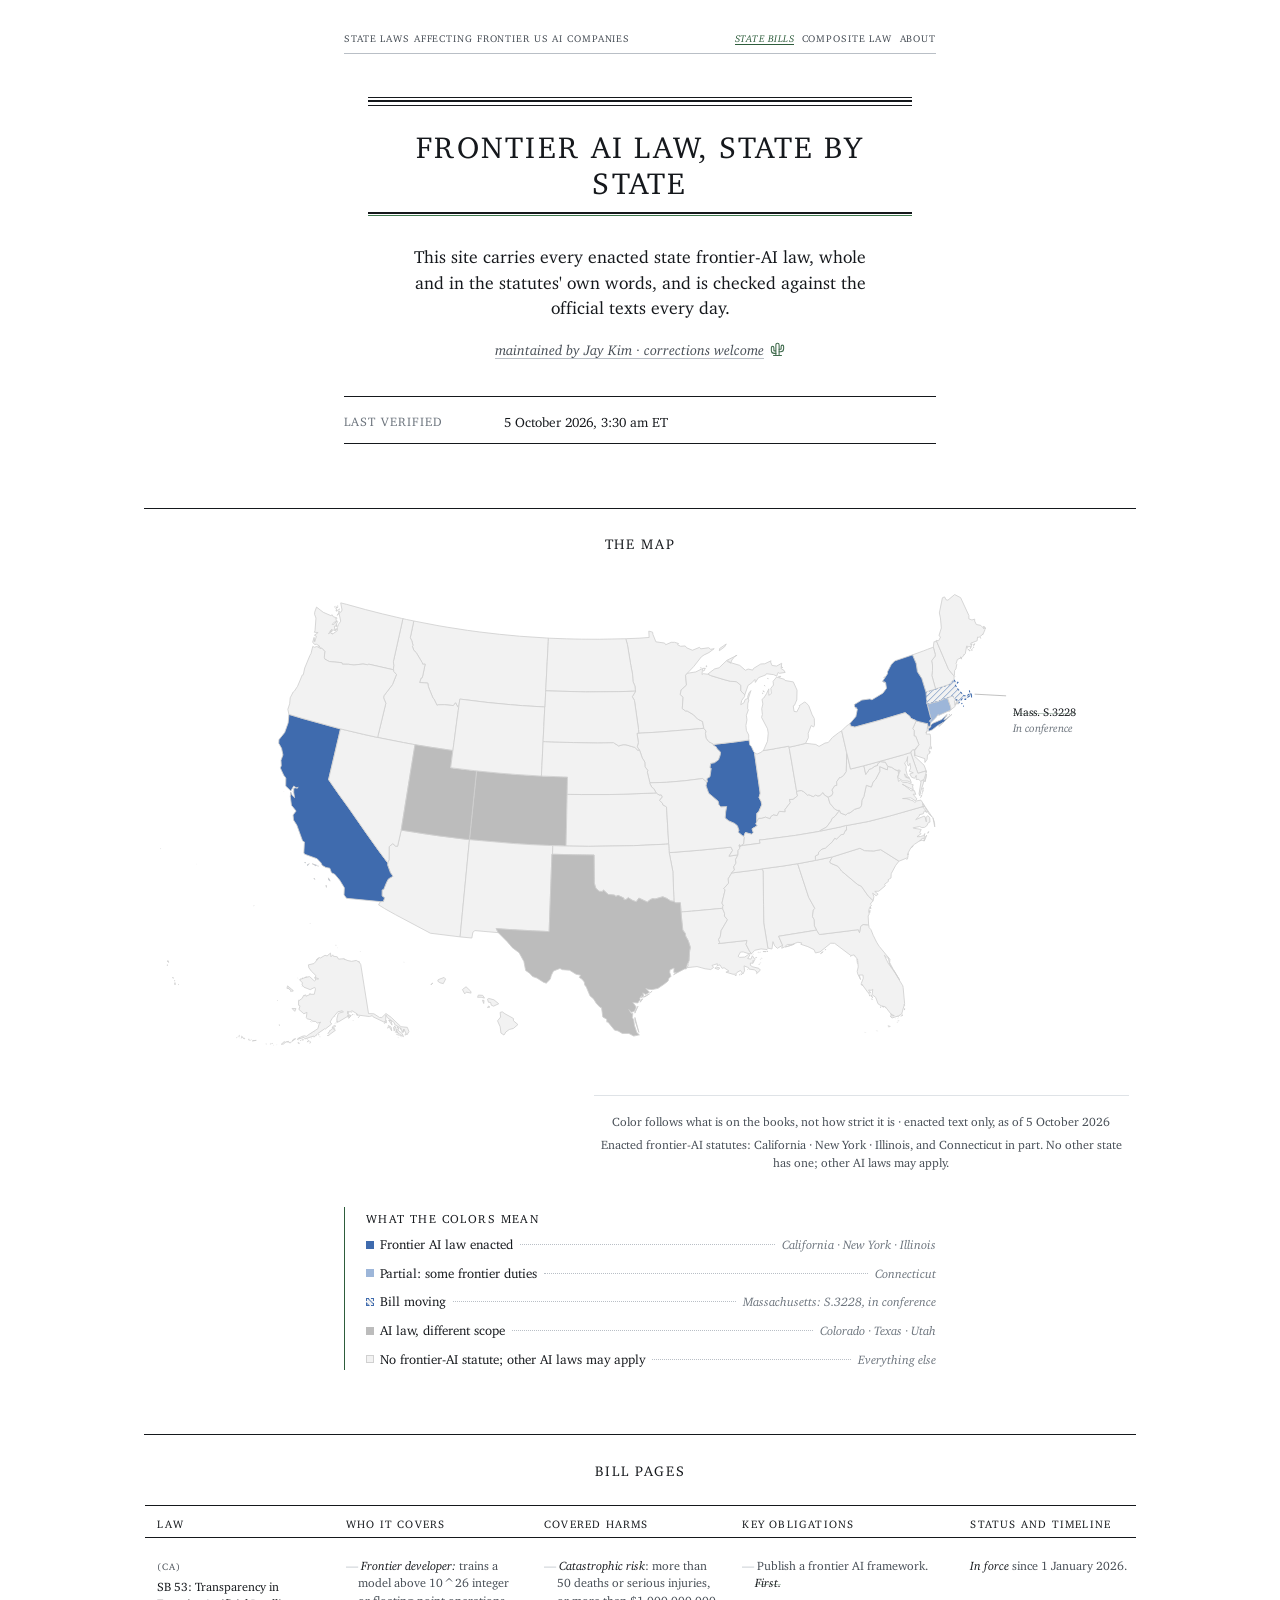
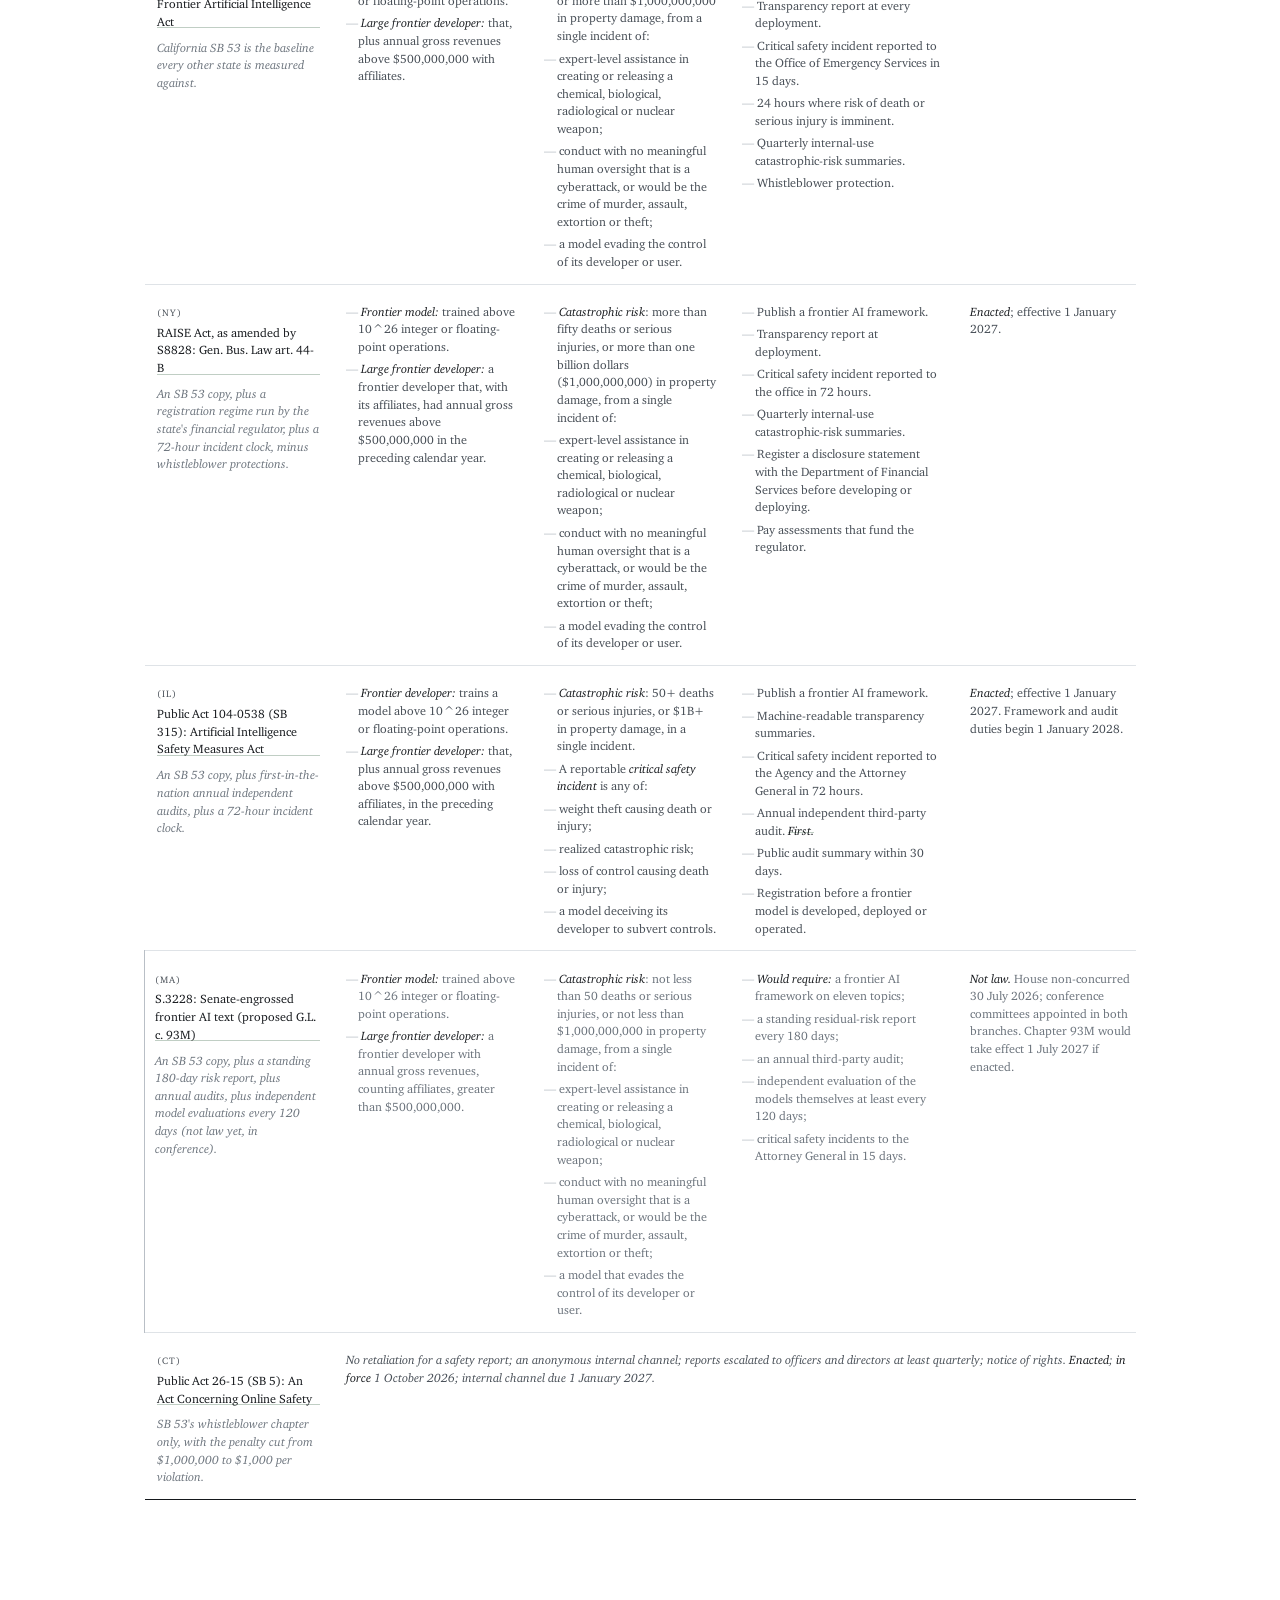
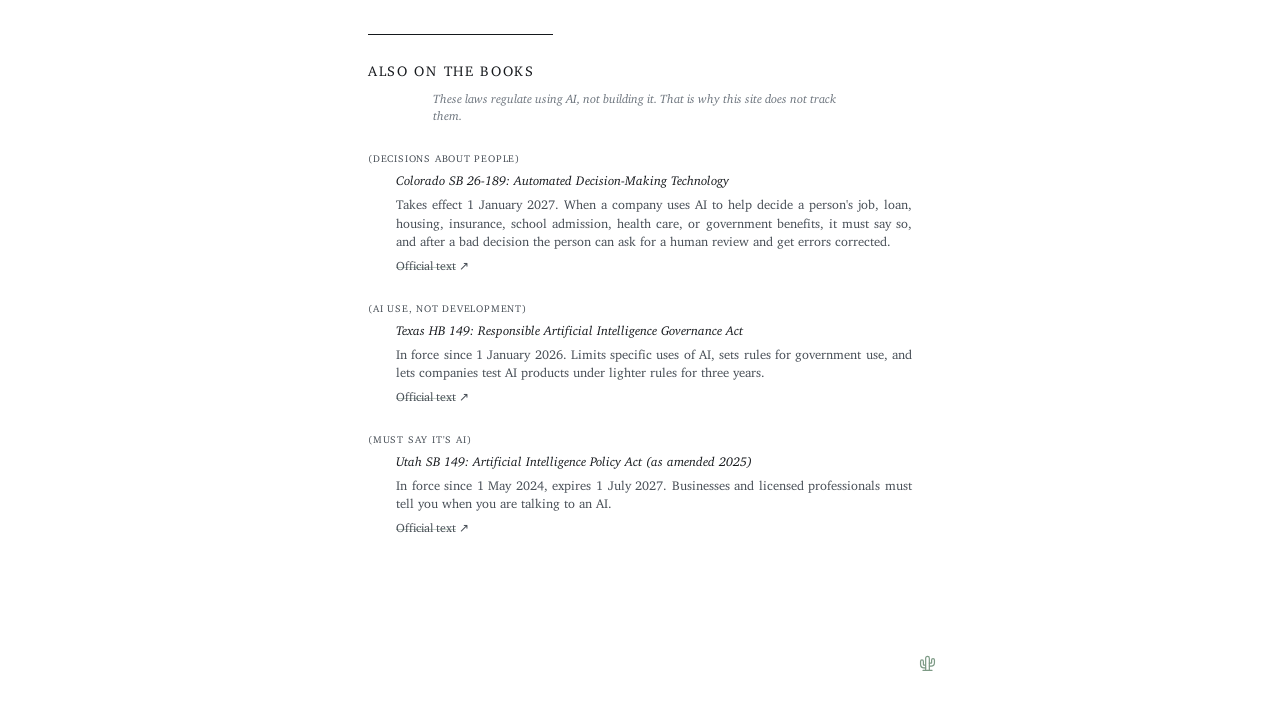
<file: index.html>
<!doctype html><html lang="en"><head><meta charset="utf-8">
<meta name="viewport" content="width=device-width, initial-scale=1">
<title>State Laws Affecting Frontier US AI Companies</title>
<meta name="description" content="This site carries every enacted state frontier-AI law, whole and in the statutes' own words, and is checked against the official texts every day.">
<meta property="og:title" content="State Laws Affecting Frontier US AI Companies">
<meta property="og:description" content="This site carries every enacted state frontier-AI law, whole and in the statutes' own words, and is checked against the official texts every day.">
<meta property="og:url" content="https://frontierstatelaw.com/">
<meta property="og:image" content="https://frontierstatelaw.com/assets/og.png">
<meta name="twitter:card" content="summary_large_image">
<link rel="icon" href="favicon.svg" type="image/svg+xml">
<link rel="alternate icon" href="favicon.ico" sizes="32x32">
<link rel="stylesheet" href="assets/site.css">
<link rel="stylesheet" href="assets/byline.css">
<link rel="stylesheet" href="assets/mobile.css">
<!-- THE FRONT PAGE since the inversion (Jay, 2026-08-03 ~20:00 ET) — this file
     was site/map.html until the deltas became the site's core value proposition.
     Hand-authored (BUILD_SPEC section 2): nothing regenerates it, so its cells
     are pinned against v2/data/provisions/*.json by build/test_landscape.test.js
     and its identity by build/test_frontpage.test.js.

     RESTYLED 2026-08-05 into the printed-law-review idiom, from the approved
     mockups/antislop_2026-08-05/lawreview_index.html under v2/RESTYLE_SPEC.md
     ruling 11. What the restyle moved, and nothing else:
       · the "State bills" eyebrow is retired (the only visible string the
         restyle was allowed to drop — ruling 1 freezes the rest, and
         test_frontpage FP8 holds every remaining word to a captured inventory);
       · the masthead is centred between a double rule and a thin green rule,
         with the "Last verified" ledger below it as its own rule-bound strip;
       · the map, its legend and the landscape table sit in ONE 62rem .plate
         breakout out of the .leaf measure (ruling 10's single breakout);
       · the map's "Color follows…" line is demoted from a section caption to a
         quiet caption under the map, above the enacted-statutes note (Jay's
         edit to the mockup, 2026-08-05) — both still inside .mapwrap, because
         .mapwrap is the crop a reader screenshots (see the caption comment);
       · the legend rows gain dotted leaders; the strip gains the short notes
         rule that marks footnote apparatus.
     THE BUTTERICK CORRECTIONS (spec addendum A1-A7, 2026-08-05 16:45) touch
     this page only through its stylesheets, because it carries no typography of
     its own — no <style> block, no style attribute, which is what
     build/test_frontpage_type.test.js FT5 holds it to. The corrected rules are
     in v2/RESTYLE_L3_CSS_REQUEST.css: real capitals instead of synthesized
     small caps in the masthead (A1), ragged narrow columns and unbreakable
     statutory cites beside the justified subtitles (A2), hairline rules that
     sit above their headings and tabular figures in the date columns (A6). The
     one thing the page itself owes them is `lang="en"` on the <html> element:
     without it a browser has no dictionary and hyphens:auto does nothing.
     A7 is why no character in the statutes' text moved: FP8 proves it.
     NAMES: the mockup's outer measure column is .page, which site.css already
     spends on a dead padding rule, so it is .leaf here; .plate is the mockup's
     own name. The rules for .leaf, .plate, .rule-dbl, .lead-dots, .notes-rule
     and .mapcap.mapsub belong in assets/site.css, which is L1's file — see the
     L3 report. Every other class on this page is the vocabulary the live
     stylesheets and the other lanes' tests already speak.

     Adapted from mockups/mock4b_map.html; state outlines from lawmap/us_raw.svg
     (simplemaps.com, free for commercial use, attribution appreciated — credited
     on about.html). Colors are assigned mechanically from data/states.json
     `status`; the Massachusetts hatch is the one documented override, since
     states.json carries no pending-bill status. The map palette literals are
     untouched by the restyle (ruling 4: the map stays blue-family). No
     JavaScript in the map itself: states with a bill page are real <a> links,
     everything else is inert. -->
</head><body>

<div class="chrome">
  <div class="wordmark">State&nbsp;Laws Affecting Frontier&nbsp;US AI&nbsp;Companies</div>
  <nav>
    <a class="on" href="index.html">State Bills</a>
    <a class="" href="composite.html">Composite Law</a>
    <a class="" href="about.html">About</a>
  </nav>
</div>

<div class="leaf">

<div class="mast">
  <div class="rule-dbl"></div>
  <h1>Frontier AI law, state by state</h1>
  <div class="rule-dbl thin"></div>
  <div class="dek">This site carries every enacted state frontier-AI law, whole and in the statutes' own words, and is checked against the official texts every day.</div>
  <div class="byline" id="fb-byline">
  <button class="byline-t" id="fb-open" type="button">maintained by Jay Kim &middot; corrections welcome</button><svg class="cactus-i" viewBox="0 0 24 24" fill="none" stroke="currentColor" stroke-width="1.7" stroke-linecap="round" stroke-linejoin="round" aria-hidden="true" focusable="false"><path d="M9.4 21.6V4.6a2.6 2.6 0 0 1 5.2 0V21.6"/><path d="M9.4 18.2H7a4.8 4.8 0 0 1-4.8-4.8V9a2 2 0 0 1 4 0v4.4a.8.8 0 0 0 .8.8h1.8"/><path d="M14.6 15.6H17a4.8 4.8 0 0 0 4.8-4.8V7a2 2 0 0 0-4 0v3.8a.8.8 0 0 1-.8.8h-2.4"/><path d="M5.6 21.6h12.8"/></svg>
  <div class="byline-card">
    <div class="byline-who">Jay Kim</div>
    <p class="byline-ways"><a href="mailto:jay.ifp.automation@gmail.com">jay.ifp.automation@gmail.com</a><span class="sep">&middot;</span><a href="/corrections.html">What this site got wrong</a></p>
    <label class="byline-lab" for="fb-text">Or send a note from this page</label>
    <textarea id="fb-text" rows="3" placeholder="What is wrong, and where?"></textarea>
    <input id="fb-hp" type="text" tabindex="-1" autocomplete="off" aria-hidden="true">
    <button class="byline-send" id="fb-send" type="button">Send</button>
    <p class="byline-status" id="fb-status" role="status" aria-live="polite"></p>
  </div>
</div>
</div>

<dl class="meta">
  <dt>Last verified</dt><dd data-verified-stamp>1 August 2026</dd>
</dl>

<div class="plate">
  <div class="sec-label">
    <h2>The map</h2>
  </div>
  <div class="mapframe">
    <div class="mapwrap">
      <svg class="usmap" viewBox="0 0 1000 589" xmlns="http://www.w3.org/2000/svg"
           role="img" aria-label="Map of the United States colored by enacted frontier AI law">
        <defs>
          <!-- The MOVING hatch. Its two hexes are the only colour literals on this
               page, because a <pattern> in <defs> is the one place the stylesheet's
               tokens cannot reach a fill. They are NOT free values: the backing rect
               is --m-none and the rule is --m-full, copied by hand, so the hatch
               reads as "no statute yet, but blue is coming". Both were re-derived
               under Jay's ruling 2026-08-04 12:04 ET (cream out, IFP light in): the
               rect was #EDE8D2, the warm no-statute fill, then #E8E8E8, its
               luminance-matched neutral, and is now #F2F2F2 under the green ruling
               of the same day, which lifted the no-statute fill and put a real
               #D0D0D0 stroke under the map. test_paperwhite B6 and
               test_greenpalette G6 both assert these two literals still equal
               --m-none and --m-full in site.css, so the pattern can never drift
               off the map's own palette again. -->
          <pattern id="hatch" width="5" height="5" patternUnits="userSpaceOnUse" patternTransform="rotate(45)">
            <rect width="5" height="5" fill="#F2F2F2"/>
            <line x1="0" y1="0" x2="0" y2="5" stroke="#3F6BAE" stroke-width="1.6" opacity=".62"/>
          </pattern>
        </defs>
<a href="states/ma.html" aria-label="Massachusetts bill page"><title>Massachusetts: open the bill page</title><path class="st moving" id="MA" d="m 956.31178,153.05085 -0.29118,-0.19412 0,0.29119 0.29118,-0.0971 z m -2.91189,-2.6207 0.67944,-0.29119 0,-0.38825 -0.67944,0.67944 z m 12.03583,-7.57092 -0.0971,-1.35889 -0.19412,-0.7765 0.29119,2.13539 z m -42.41659,-9.9975 -0.67944,0.29119 -5.5326,1.65007 -1.94126,0.67944 -2.23245,0.67944 -0.7765,0.29119 0,0.29119 0.29118,5.04728 0.29119,4.65903 0.29119,4.27078 0.48532,0.29119 1.74714,-0.48532 7.86211,-2.32951 0.19412,0.48531 13.97709,-5.33847 0.0971,0.19413 1.26182,-0.48532 4.4649,-1.74713 4.27078,5.14434 0,0 0.58238,-0.48531 0.29119,-1.45595 -0.0971,2.32952 0,0 0.97063,0 0.29119,1.16475 0.87357,1.65008 0,0 4.56197,-5.5326 3.78546,1.26182 0.87357,-1.94126 6.21204,-3.30015 -2.62071,-5.14435 0.67945,3.30015 -3.20309,2.42658 -3.59133,0.29119 -7.18267,-7.66799 -3.20309,-4.85315 3.20309,-3.39721 -3.30015,-0.19413 -1.35888,-3.20308 -0.0971,-0.19413 -5.53259,6.01791 -12.22996,4.07666 -3.97959,1.26182 0,0 z"/></a>
<g><title>Minnesota</title><path class="st none" id="MN" d="m 558.54712,73.847349 1.94126,6.891482 4.07665,24.848159 1.94126,9.90044 0.58238,8.73568 2.23246,5.24141 0.48531,4.4649 0.38825,1.45595 -0.0971,0.29119 -3.88252,6.40616 2.52364,4.27078 4.85315,34.16622 0.19413,4.4649 4.85315,-0.29119 19.12144,-1.06769 47.75505,-3.97959 4.7561,-0.48532 0,-0.48531 -1.35889,-7.47386 -5.92085,-3.00896 -4.65903,-4.85315 -7.37679,-4.46491 -2.32952,-0.19412 -3.59133,-2.71777 0.97063,-13.39471 -3.39721,-3.10602 1.16476,-5.43554 6.21204,-5.62966 -1.0677,-11.64757 2.23245,-2.52364 0,0 7.57093,-7.95918 8.63861,-11.065195 3.30015,-2.329514 5.82379,-2.814831 6.11497,-4.561967 -4.07665,0.776505 -2.42658,-1.844199 -9.31806,1.261821 -1.45594,-1.747136 -8.34743,3.397209 -6.69736,-2.814831 -1.84419,-2.232452 -5.33848,0.388253 -3.59133,-1.844199 1.16476,-1.358884 -4.56197,-1.455947 -4.07665,0 -6.50323,2.814831 -1.26182,-1.941263 -10.28869,-1.455947 -3.49427,-8.73568 -0.38826,-2.620705 -4.4649,-1.26182 0.38825,7.47386 -11.8417,0.873568 -14.65653,0.582379 -0.97063,0.09706 z"/></g>
<g><title>Montana</title><path class="st none" id="MT" d="m 465.65771,72.973781 -32.12789,-2.135389 -23.39221,-2.232451 -23.29515,-2.717768 -14.46241,-1.941262 -23.10102,-3.591336 -11.55051,-1.941262 -25.81879,-4.950219 -2.71777,-0.582379 -4.17371,19.800877 1.8442,3.591335 1.45595,5.532598 -0.87357,0.776505 1.8442,5.047282 2.52364,2.135389 7.18267,12.035829 0.67944,2.03832 2.91189,-0.19412 -3.39721,15.91835 -1.35888,0.38825 -1.8442,5.33847 9.60925,0.67944 0.77651,4.46491 5.43553,13.29765 0.97063,0.7765 3.78546,7.76505 0.97063,-0.7765 8.05624,-0.0971 10.19163,1.0677 2.52364,-3.30015 3.00896,5.43553 0.58238,0.29119 0.0971,-0.58237 1.35888,-9.51219 33.19559,4.07665 26.49823,2.52364 13.97709,1.16476 24.94522,1.45595 1.26182,0.0971 0.29119,0 0.0971,-1.35888 0.29119,-6.69736 0.38825,-8.83274 0.0971,-2.23246 0.19413,-3.88252 1.55301,-30.47782 1.26182,-23.683401 0.0971,-3.882525 -1.8442,-0.09706 z"/></g>
<g><title>North Dakota</title><path class="st none" id="ND" d="m 556.50879,73.847349 -29.31306,0.582379 -20.48032,-0.09706 -17.56842,-0.388253 -20.57738,-0.776505 -1.0677,-0.09706 -0.0971,3.882525 -1.26182,23.683405 -1.55301,30.47782 -0.19413,3.88252 3.78546,0.19413 42.80484,1.16476 39.50469,-0.29119 16.40367,-0.48532 3.30014,-0.19412 -0.38825,-1.45595 -0.48531,-4.4649 -2.23246,-5.24141 -0.58238,-8.73568 -1.94126,-9.90044 -4.07665,-24.848163 -1.94126,-6.891482 -2.03833,0 z"/></g>
<g><title>Hawaii</title><path class="st none" id="HI" d="m 416.34965,514.99923 -3.00896,-2.23245 -2.6207,0.67944 0.58238,5.43553 -3.59134,4.46491 3.10602,7.08561 0.87357,7.27973 3.59133,2.32951 2.23246,-3.59133 3.97958,-2.91189 4.85316,-1.26183 5.33847,-4.56196 -5.24141,-4.46491 -0.0971,-2.71776 -9.9975,-5.5326 z m -17.66549,-7.86211 -1.45595,-1.26182 -1.35888,1.8442 2.81483,-0.58238 z m -7.27973,-4.17372 0.38825,-3.59133 -1.8442,-0.29119 1.45595,3.88252 z m 6.11497,-5.92085 -1.65007,0.77651 1.16476,3.6884 2.52364,0.19412 0.7765,3.20308 2.71777,1.16476 6.01791,-2.81483 -5.62966,-4.65903 -5.92085,-1.55301 z m -12.42408,-3.97959 -0.87356,2.62071 4.17371,-0.0971 3.88252,0.97063 -2.03832,-3.20309 -5.14435,-0.29119 z m -12.22995,-7.66798 -2.23245,-2.13539 -4.27078,3.30015 2.71777,5.04728 1.94126,-2.03833 5.5326,1.16476 -0.48532,-2.32952 -3.20308,-3.00895 z m -43.48428,-4.27078 0.58238,-1.35888 1.65007,-0.87357 -2.23245,2.23245 z m 15.43304,-8.83274 -6.79442,2.52364 -0.67944,1.8442 2.71777,1.94126 3.78546,0.97063 2.71776,-5.33847 -1.74713,-1.94126 z m -47.07561,-17.85962 0,-0.0971 -0.19413,0 0.19413,0.0971 z m -51.44346,-12.71527 0,0.19413 0.0971,0 -0.0971,-0.19413 z m -26.98355,-4.4649 0.0971,0.0971 0,0 -0.0971,-0.0971 z m -1.06769,-1.94126 0,0 0,0 0,0 z m -0.87357,-0.97063 -0.19412,0 0,0.0971 0.19412,-0.0971 z m 0.67944,0 -0.0971,0 0.0971,0 0,0 z m -0.0971,-0.0971 0,0 0,0.0971 0,-0.0971 z m -30.47782,-25.04228 -0.0971,-0.29119 0,0.0971 0.0971,0.19413 z m -66.48824,-21.25682 -0.29119,0.29118 0.19413,0.0971 0.0971,-0.38825 z m -70.370758,-49.01688 0,0 0,0 0,0 z m 2.426578,0.0971 -0.09706,0 0,0 0.09706,0 z m -0.485316,-0.0971 0,0 0,0 0,0 z m -41.445952,-18.1508 0.291189,-0.0971 0,-0.19412 -0.291189,0.29119 z"/></g>
<g><title>Idaho</title><path class="st none" id="ID" d="m 309.0949,52.881715 -8.63862,-1.747136 -2.81483,-0.679442 -1.26182,-0.291189 -11.25932,50.666952 0.48532,4.17371 -0.38826,4.36784 0.19413,0.97063 0,0.0971 0.0971,1.84419 3.30015,3.59134 -4.75609,11.93876 -10.09457,13.20059 -0.29119,2.42658 2.62071,6.21204 -9.221,38.24287 -0.38825,2.03832 2.71776,0.58238 27.46887,5.43553 10.96813,2.03833 2.81483,0.48532 2.71777,0.48531 13.97709,2.23245 25.04228,3.78546 2.81483,0.38826 0.38825,-3.20309 0.87357,-6.3091 3.30015,-25.23641 1.74714,-12.52114 0.38825,-3.20309 -0.58238,-0.29119 -3.00896,-5.43553 -2.52364,3.30015 -10.19163,-1.0677 -8.05624,0.0971 -0.97063,0.7765 -3.78546,-7.76505 -0.97063,-0.7765 -5.43553,-13.29765 -0.77651,-4.46491 -9.60925,-0.67944 1.8442,-5.33847 1.35888,-0.38825 3.39721,-15.91835 -2.91189,0.19412 -0.67944,-2.03832 -7.18267,-12.035829 -2.52364,-2.135389 -1.8442,-5.047282 0.87357,-0.776505 -1.45595,-5.532598 -1.8442,-3.591335 4.17371,-19.800877 -0.0971,0 z"/></g>
<g><title>Washington</title><path class="st none" id="WA" d="m 192.13384,77.050432 0.0971,-1.650073 -0.19412,0.09706 0.0971,1.55301 z m 20.67445,-8.832744 0.58237,-0.970631 -0.67944,-0.09706 0.0971,1.067694 z m -1.8442,-1.747136 0.58237,-1.941262 -0.58237,-0.194127 0,2.135389 z m 7.0856,-2.814831 -0.0971,-1.941262 -1.65007,2.523641 1.74713,-0.582379 z m 0.19413,-4.076651 0.29119,-1.941262 -0.19413,-0.485316 -0.0971,2.426578 z m 0.29119,-9.512185 -0.0971,-1.067695 -0.38826,-0.09706 0.48532,1.164758 z m 3.10602,-6.406166 -0.87357,-0.09706 -1.74713,2.717767 2.6207,-2.620704 z m -2.42658,-2.620705 0.48532,-0.388252 0.0971,-0.291189 -0.58238,0.679441 z m -0.48531,0.29119 -0.29119,-1.941263 -0.87357,1.650073 1.16476,0.29119 z m -0.48532,-2.717768 -0.87357,-0.388252 0.67944,0.970631 0.19413,-0.582379 z m 2.91189,1.650074 0,-1.261821 -0.29119,0.485316 0.29119,0.776505 z m 0.87357,-1.261821 -0.38825,-0.291189 -0.0971,0 0.48531,0.291189 z m -5.5326,-2.135389 -0.48531,-0.388252 -0.19413,-0.09706 0.67944,0.485315 z m 3.59134,-0.388252 -2.6207,0.679442 0.67944,0.194126 1.94126,-0.873568 z m -2.13539,-0.194126 -0.48531,-0.582379 -0.0971,0.09706 0.58238,0.485316 z m 2.03833,-1.164758 -0.38826,0 0.48532,0.194126 -0.0971,-0.194126 z m -19.02438,49.793381 3.49428,3.785461 -0.58238,7.279734 0.67944,1.8442 5.24141,2.81483 14.75359,1.35888 0.58238,1.74714 6.98855,0.0971 6.60029,0.87357 10.774,-1.16476 5.33848,0.87357 1.45594,-0.67944 27.27474,6.21204 1.8442,0.38825 -0.19413,-0.97063 0.38826,-4.36784 -0.48532,-4.17371 11.25932,-50.666952 -1.55301,-0.29119 -22.71277,-5.338471 -19.80087,-5.047282 -22.42159,-6.21204 -6.69735,-1.650073 1.55301,8.444491 -1.45595,2.717768 -2.6207,-1.358884 2.52364,11.744637 -2.71777,3.882525 -1.26182,3.591336 0,3.688398 -5.72672,3.979588 -2.42658,-1.55301 -2.32952,1.164758 4.27078,-5.532598 -1.06769,3.785462 2.42658,-2.620705 1.94126,0.388253 -0.58238,-4.853156 1.26182,0.194126 2.6207,-5.823787 -0.87356,-0.873568 -3.39721,4.36784 -2.23246,0.09706 2.42658,-2.717767 2.71777,-0.679442 -0.97063,-4.950219 -2.71777,-0.679442 -1.35888,-2.329515 -1.65008,0.873568 -8.9298,-3.882524 -7.86211,-6.114977 -2.13539,5.92085 -0.19413,2.523641 1.65007,4.464904 -1.06769,14.462405 -0.77651,2.232452 4.36784,0.388252 -4.36784,3.10602 2.32952,1.164757 -1.8442,6.21204 -0.87357,-4.853156 -1.65007,5.629661 2.23245,2.717767 2.42658,-0.194126 2.91189,1.747136 1.45595,2.814831 1.74713,0 0,0 z"/></g>
<g><title>Arizona</title><path class="st none" id="AZ" d="m 372.18593,309.90486 -32.71027,-4.07665 -17.56843,-2.52365 -25.04228,-3.97958 -2.52364,-0.38826 0,0.19413 -4.27078,18.83025 -2.23245,-0.0971 -3.39721,-3.00895 -4.27078,3.59133 -0.0971,15.43304 -1.55301,3.30014 0,0.29119 0,0.0971 -0.19413,2.42657 3.39721,9.12394 3.00896,4.07665 -5.43554,3.20308 -2.13539,3.97959 -3.49427,8.54155 -1.74713,0.38826 -0.0971,7.0856 3.00896,2.23246 -1.55301,4.27077 -3.49427,0.19413 0,0 -2.03833,3.78546 6.98855,4.36784 13.20058,7.3768 40.76651,21.64507 34.55447,4.27078 0.38825,0 2.71777,-28.63362 0.67944,-7.08561 7.27974,-75.12685 0.38825,-3.49427 -2.52364,-0.29119 z"/></g>
<a href="states/ca.html" aria-label="California bill page"><title>California: open the bill page</title><path class="st full" id="CA" d="m 206.01387,363.77489 0.38825,2.13539 0,0.38825 -0.38825,-2.52364 z m -14.26828,-8.34743 0.67944,1.45595 0.38825,-0.0971 -1.06769,-1.35888 z m 16.98604,-0.29119 0.29119,2.52364 1.74714,1.26182 -2.03833,-3.78546 z m -11.74463,-13.78296 -1.0677,-0.29119 0.87357,0.38825 0.19413,-0.0971 z m -10.77401,-2.9119 -2.6207,1.55301 0.67944,0.67945 1.94126,-2.23246 z m -5.04728,-1.8442 -0.19413,0.77651 0.87357,0.19413 -0.67944,-0.97064 z m 8.54155,1.94127 4.27078,2.42658 0.77651,-0.67945 -5.04729,-1.74713 z m -33.09852,-85.51261 -0.0971,0.0971 0.0971,-0.0971 0,0 z m 10.38575,0.48531 -0.0971,-0.29119 0,0.38826 0.0971,-0.0971 z m 56.00542,-73.6709 -3.78546,-0.97064 -41.54301,-11.45344 -15.43304,-4.65903 0,0.38825 -0.87357,9.60925 -4.07665,11.35638 -6.79442,8.44449 -0.19412,4.27078 3.30014,5.92085 1.65008,7.76505 -2.32952,6.3091 0.38825,6.30911 -1.16475,2.6207 3.97958,8.63862 2.52364,3.30015 -0.19412,9.41512 6.01791,5.72672 3.49427,-5.82378 3.78547,3.00895 1.45594,-1.35888 -5.24141,0.97063 -0.0971,4.95022 1.0677,6.21204 -2.9119,-2.81483 -1.65007,-3.78546 -0.48532,5.2414 1.35889,10.38576 5.43553,6.69735 -3.59133,4.65903 0.58237,5.92085 3.88253,6.01792 6.79442,18.63612 2.13539,1.16475 -0.67945,12.9094 1.0677,1.55301 14.55947,5.24141 4.4649,4.75609 1.55301,3.10602 4.27078,2.42658 4.65903,0.87357 1.94126,5.33847 3.88252,1.8442 5.82379,6.89148 5.43554,9.02687 -0.38826,8.34743 3.00896,3.97958 39.69882,3.88253 0,0 3.49427,-0.19413 1.55301,-4.27077 -3.00896,-2.23246 0.0971,-7.0856 1.74713,-0.38826 3.49427,-8.54155 2.13539,-3.97959 5.43554,-3.20308 -3.00896,-4.07665 -3.39721,-9.12394 0.19413,-2.42657 0,-0.0971 -2.52364,-3.39721 -7.76505,-10.38575 -15.04479,-21.15976 -20.96563,-30.08957 -11.8417,-16.40366 -11.45345,-16.50074 13.20058,-56.00542 0.87357,-3.68839 z"/></a>
<a href="https://leg.colorado.gov/bills/sb26-189" aria-label="Colorado SB 26-189 official text"><title>Colorado SB 26-189: AI use, not frontier development</title><path class="st usage" id="CO" d="m 489.6323,255.54951 0.38826,-19.02437 -4.65903,-0.19413 -23.6834,-0.87357 -2.32952,-0.0971 -1.94126,-0.0971 -28.82775,-1.8442 -19.2185,-1.55301 -23.97459,-2.32952 -2.32951,-0.29119 -0.29119,2.52365 -5.24141,50.56988 -1.8442,17.66549 -0.7765,7.66799 -0.19413,2.52364 3.00896,0.29119 48.91981,4.27077 21.54801,1.35889 21.45095,0.97063 3.10602,0.0971 1.94126,0.0971 4.07665,0.0971 1.94127,0.0971 6.11497,0.19413 1.55301,0 0,-1.94127 1.0677,-51.34639 0.0971,-5.72672 0,-1.8442 0.0971,-1.26182 z"/></a>
<g><title>Nevada</title><path class="st none" id="NV" d="m 294.82662,295.8307 10.09457,-62.79983 5.14434,-31.44846 0.58238,-3.10601 -2.81483,-0.48532 -10.96813,-2.03833 -27.46887,-5.43553 -2.71776,-0.58238 -2.71777,-0.58238 -13.6859,-3.00895 -24.55697,-5.82379 -2.71777,-0.67944 -0.87357,3.68839 -13.20058,56.00542 11.45345,16.50074 11.8417,16.40366 20.96563,30.08957 15.04479,21.15976 7.76505,10.38575 2.52364,3.39721 0,-0.29119 1.55301,-3.30014 0.0971,-15.43304 4.27078,-3.59133 3.39721,3.00895 2.23245,0.0971 4.27078,-18.83025 0,-0.19413 0.48531,-3.10602 z"/></g>
<g><title>New Mexico</title><path class="st none" id="NM" d="m 472.45213,324.75551 0.0971,-2.52364 0.0971,-2.52364 0.0971,-2.52364 -3.10602,-0.0971 -21.45095,-0.97063 -21.54801,-1.35889 -48.91981,-4.27077 -3.00896,-0.29119 -0.38825,3.49427 -7.27974,75.12685 -0.67944,7.08561 -2.71777,28.63362 0.38826,0.0971 13.39471,1.26183 1.26182,-6.79442 2.42658,-1.94127 27.17767,2.42658 0.19413,0 -2.42658,-4.75609 12.32701,0.87357 30.76901,1.74713 19.2185,0.87357 3.30015,-91.0452 0.67944,0.0971 0.0971,-2.62071 z"/></g>
<g><title>Oregon</title><path class="st none" id="OR" d="m 162.2384,162.75717 15.43304,4.65903 41.54301,11.45344 3.78546,0.97064 2.71777,0.67944 24.55697,5.82379 13.6859,3.00895 2.71777,0.58238 0.38825,-2.03832 9.221,-38.24287 -2.62071,-6.21204 0.29119,-2.42658 10.09457,-13.20059 4.75609,-11.93876 -3.30015,-3.59134 -0.0971,-1.84419 0,-0.0971 -1.8442,-0.38825 -27.27474,-6.21204 -1.45594,0.67944 -5.33848,-0.87357 -10.774,1.16476 -6.60029,-0.87357 -6.98855,-0.0971 -0.58238,-1.74714 -14.75359,-1.35888 -5.24141,-2.81483 -0.67944,-1.8442 0.58238,-7.279734 -3.49428,-3.785461 -0.29118,0.09706 -0.67945,0.485315 -4.85315,-2.523641 -2.9119,0.873568 -1.94126,-0.970631 -2.03832,8.347429 -1.35889,2.329514 -6.01791,14.656531 -1.74714,8.05624 -1.06769,0.0971 -5.62966,13.39471 -3.78546,5.72672 -1.35889,0.97063 -3.49427,6.79442 -0.67944,7.18267 -2.13539,6.40617 1.26182,5.82378 0,0.0971 z m 35.5251,-79.688825 -0.29119,-0.873568 -0.0971,0.679442 0.38825,0.194126 z"/></g>
<a href="https://le.utah.gov/~2024/bills/static/SB0149.html" aria-label="Utah SB 149 official text"><title>Utah SB 149: AI use, not frontier development</title><path class="st usage" id="UT" d="m 352.38505,204.97962 -25.04228,-3.78546 -13.97709,-2.23245 -2.71777,-0.48531 -0.58238,3.10601 -5.14434,31.44846 -10.09457,62.79983 -0.48531,3.10602 2.52364,0.38826 25.04228,3.97958 17.56843,2.52365 32.71027,4.07665 2.52364,0.29119 0.19413,-2.52364 0.7765,-7.66799 1.8442,-17.66549 5.24141,-50.56988 0.29119,-2.52365 -1.94126,-0.19412 -24.7511,-3.00896 -3.78546,-0.48531 2.42658,-18.92731 0.19412,-1.26182 -2.81483,-0.38826 z"/></a>
<g><title>Wyoming</title><path class="st none" id="WY" d="m 461.38694,192.16729 0.7765,-15.14184 0.97063,-20.38326 0.0971,-2.52364 -1.26182,-0.0971 -24.94522,-1.45595 -13.97709,-1.16476 -26.49823,-2.52364 -33.19559,-4.07665 -1.35888,9.51219 -0.0971,0.58237 -0.38825,3.20309 -1.74714,12.52114 -3.30015,25.23641 -0.87357,6.3091 -0.38825,3.20309 -0.19412,1.26182 -2.42658,18.92731 3.78546,0.48531 24.7511,3.00896 1.94126,0.19412 2.32951,0.29119 23.97459,2.32952 19.2185,1.55301 28.82775,1.8442 1.94126,0.0971 0.0971,-2.52364 0.48532,-10.19163 0.87357,-17.76255 0.38825,-7.57092 0.0971,-2.52364 0.0971,-2.62071 z"/></g>
<g><title>Arkansas</title><path class="st none" id="AR" d="m 690.4559,328.05566 -10.48282,1.55301 4.27078,-6.79442 -1.8442,-3.78546 -36.98105,3.59134 -31.25432,2.52364 -4.56197,0.29119 0.58238,2.71776 3.78546,19.60675 0.0971,4.36784 1.0677,26.40117 0.0971,4.36784 0.29119,0.0971 1.45595,1.55301 5.82378,-0.19413 0.58238,8.54155 0.19413,2.42658 3.00896,-0.29119 9.22099,-0.67944 36.5928,-3.39721 0.19412,0 -0.0971,-2.13539 0.97063,-0.67944 -1.74713,-3.30014 3.6884,-15.5301 -1.45595,-1.74714 5.5326,-6.11498 -0.38826,-5.2414 4.07665,-6.79442 0,-0.0971 -0.19412,-0.19412 3.49427,-3.20309 -0.97063,-3.88252 2.71777,-4.27078 -0.58238,-3.97959 2.91189,-5.62966 0,-0.0971 -0.0971,0 z"/></g>
<g><title>Iowa</title><path class="st none" id="IA" d="m 661.53109,197.69989 -5.33847,-2.81483 -2.9119,-3.97959 -0.97063,-5.72672 0.77651,-2.62071 -2.81483,-3.39721 0,0 -4.7561,0.48532 -47.75505,3.97959 -19.12144,1.06769 -4.85315,0.29119 -2.03833,0.0971 1.65008,10.77401 -1.35889,5.14435 2.13539,3.20308 0,0.67944 0.67944,0.0971 3.10602,9.12394 3.00896,4.75609 0.19413,5.43554 3.30014,4.56196 -0.58238,1.94126 3.00896,12.22996 0,0.29119 0,0 19.89794,-0.58238 21.25682,-1.8442 20.86857,-2.62071 4.7561,4.17372 0.19412,0.19412 0.87357,-0.38825 -0.67944,-3.78546 3.59133,-2.23245 1.45595,-9.90044 -1.45595,-0.67944 0.87357,-5.04728 4.36784,-0.87357 4.85316,-3.49427 2.13539,-6.11498 0.0971,-3.10602 -3.88252,-3.6884 -1.16476,-2.32951 -3.6884,-2.32952 0.19413,-0.48531 0.0971,-0.48532 z"/></g>
<g><title>Kansas</title><path class="st none" id="KS" d="m 608.92288,312.71969 -2.42658,-41.0577 -4.36784,-2.52364 -0.38825,-1.94127 -3.49428,-3.10602 3.39721,-4.17371 -1.35888,-2.42658 -2.52364,0.0971 -2.32952,-1.65008 -0.97063,-0.7765 -3.30014,0.19412 -35.81629,1.35889 -16.40367,0.38825 -32.61321,0 -13.10352,-0.19413 -3.6884,-0.0971 0,1.8442 -0.0971,5.72672 -1.0677,51.34639 0,1.94127 4.17372,0.0971 22.51864,0.29119 52.70528,-0.77651 37.56342,-1.74713 3.6884,-0.29119 -0.0971,-2.52364 z"/></g>
<g><title>Missouri</title><path class="st none" id="MO" d="m 653.66898,242.44599 -4.7561,-4.17372 -20.86857,2.62071 -21.25682,1.8442 -19.89794,0.58238 0,0 -0.0971,0.58238 2.42657,4.65903 2.23246,1.553 2.6207,4.65903 0.38825,0.38826 0.97063,0.7765 2.32952,1.65008 2.52364,-0.0971 1.35888,2.42658 -3.39721,4.17371 3.49428,3.10602 0.38825,1.94127 4.36784,2.52364 2.42658,41.0577 0.0971,2.52364 0.19413,2.52364 0.0971,2.52364 0.19413,2.6207 0.0971,2.52365 4.56197,-0.29119 31.25432,-2.52364 36.98105,-3.59134 1.8442,3.78546 -4.27078,6.79442 10.48282,-1.55301 0.0971,0 0,-0.7765 0.19413,-4.46491 1.94126,-2.42658 -0.58238,-2.71776 -0.0971,-0.0971 -0.0971,-0.0971 0.38825,-1.26182 0.58238,0.19413 0.29119,0.7765 -0.0971,0.29119 0,0.0971 0,0.77651 0.38826,0.0971 0.7765,-0.97063 0,-0.0971 0.0971,-0.29119 2.52364,-1.55301 0.38826,-0.19413 0.87357,-7.95917 -0.19413,-0.38826 -0.29119,-0.0971 -6.89148,-5.62966 1.06769,-2.03833 -1.94126,-5.53259 -3.49427,-2.71777 -6.60029,-2.9119 -4.17372,-3.3972 0.48532,-6.98855 1.26182,-6.50323 -6.98855,0.38825 -2.13539,-2.23245 -0.97063,-4.4649 -11.06519,-9.31806 -3.10602,-8.63862 0.7765,-4.27078 0,0 -0.19412,-0.19412 z"/></g>
<g><title>Nebraska</title><path class="st none" id="NE" d="m 572.33008,204.68843 -3.00895,-3.00895 -10.57988,-3.10602 -3.39721,-0.0971 -5.14435,1.45594 -6.11498,-3.88252 -19.12143,0.19412 -27.85712,-0.29119 -32.90439,-1.06769 -2.9119,-0.0971 -0.0971,2.52364 -0.38825,7.57092 -0.87357,17.76255 -0.48532,10.19163 -0.0971,2.52364 2.32952,0.0971 23.6834,0.87357 4.65903,0.19413 -0.38826,19.02437 -0.0971,1.26182 3.6884,0.0971 13.10352,0.19413 32.61321,0 16.40367,-0.38825 35.81629,-1.35889 3.30014,-0.19412 -0.38825,-0.38826 -2.6207,-4.65903 -2.23246,-1.553 -2.42657,-4.65903 0.0971,-0.58238 0,-0.29119 -3.00896,-12.22996 0.58238,-1.94126 -3.30014,-4.56196 -0.19413,-5.43554 -3.00896,-4.75609 -3.10602,-9.12394 -0.67944,-0.0971 -1.8442,-0.19413 z"/></g>
<g><title>Oklahoma</title><path class="st none" id="OK" d="m 609.50526,322.91131 -0.19413,-2.6207 -0.0971,-2.52364 -0.19413,-2.52364 -3.6884,0.29119 -37.56342,1.74713 -52.70528,0.77651 -22.51864,-0.29119 -4.17372,-0.0971 -1.55301,0 -6.11497,-0.19413 -1.94127,-0.0971 -4.07665,-0.0971 -1.94126,-0.0971 -0.0971,2.52364 -0.0971,2.52364 -0.0971,2.52364 -0.0971,2.62071 0.58238,0 23.48927,0.58238 24.84816,0.29119 0.29119,33.19558 1.74714,5.82379 3.88252,3.6884 4.17372,0.19413 0.87356,-1.74714 5.72673,5.24141 7.47386,0.7765 1.35888,1.55301 2.71777,-1.26182 6.79442,3.20309 0,1.84419 2.52364,-0.0971 2.6207,-2.23245 4.85316,3.10602 4.56197,1.65007 3.10601,-4.27077 9.90044,4.65902 3.6884,-3.00895 3.00896,-1.16476 2.42658,0.58238 9.12393,-2.6207 4.85316,2.03832 4.36784,2.81483 3.78546,0.67944 0.0971,0 -0.0971,-4.36784 -1.0677,-26.40117 -0.0971,-4.36784 -3.78546,-19.60675 -0.58238,-2.71776 -0.0971,-2.52365 z"/></g>
<g><title>South Dakota</title><path class="st none" id="SD" d="m 566.89455,135.57949 -16.40367,0.48532 -39.50469,0.29119 -42.80484,-1.16476 -3.78546,-0.19413 -0.0971,2.23246 -0.38825,8.83274 -0.29119,6.69736 -0.0971,1.35888 -0.29119,0 -0.0971,2.52364 -0.97063,20.38326 -0.7765,15.14184 -0.0971,2.62071 2.9119,0.0971 32.90439,1.06769 27.85712,0.29119 19.12143,-0.19412 6.11498,3.88252 5.14435,-1.45594 3.39721,0.0971 10.57988,3.10602 3.00895,3.00895 1.8442,0.19413 0,-0.67944 -2.13539,-3.20308 1.35889,-5.14435 -1.65008,-10.77401 2.03833,-0.0971 -0.19413,-4.4649 -4.85315,-34.16622 -2.52364,-4.27078 3.88252,-6.40616 0.0971,-0.29119 -3.30014,0.19412 z"/></g>
<g><title>Louisiana</title><path class="st none" id="LA" d="m 688.99995,469.2825 -1.26182,0.29119 -0.58238,0.58238 1.8442,-0.87357 z m 4.07665,0 -0.67944,-0.29119 -0.19412,0.29119 0.87356,0 z m 2.32952,-0.77651 -0.67944,0 -0.38826,0.48532 1.0677,-0.48532 z m -1.16476,-0.67944 -0.19413,-0.29119 -0.0971,0.29119 0.29119,0 z m 7.76505,-5.14434 -0.29119,0.19412 0.48532,0 -0.19413,-0.19412 z m 13.58884,-5.72673 0.58238,-0.7765 -0.67945,0.87357 0.0971,-0.0971 z m 1.94126,-2.52364 -0.19413,0.0971 0,0.0971 0.19413,-0.19413 z m -49.89044,8.54156 1.45594,-1.8442 -3.97959,-1.0677 -1.74713,1.45595 4.27078,1.45595 z m 40.28119,-8.44449 -0.38825,-0.38826 -0.0971,0.19413 0.48532,0.19413 z m 1.06769,-1.74714 -0.97063,-0.29119 0.29119,0.97063 0.67944,-0.67944 z m 7.95918,-1.65007 0,-0.29119 0,0.0971 0,0.19413 z m 1.94126,-1.26182 -0.0971,-0.0971 0.0971,0.19413 0,-0.0971 z m -0.7765,-0.19413 -0.19413,-0.0971 -0.0971,0.29119 0.29119,-0.19413 z m -6.79442,-0.29119 0.87357,-0.29119 0,-0.29119 -0.87357,0.58238 z m 0.48532,-0.48532 0.48531,-0.48531 -0.0971,-0.0971 -0.38825,0.58237 z m -3.39721,-3.59133 -0.19413,0.19413 0.0971,0 0.0971,-0.19413 z m -35.8163,-54.35535 -0.19412,0 -36.5928,3.39721 -9.22099,0.67944 -3.00896,0.29119 0.0971,2.32952 1.94126,18.73318 3.20309,4.4649 0.0971,2.62071 3.10602,5.43553 2.52364,7.95918 -0.87357,4.4649 -0.67944,11.0652 -1.45594,3.59133 0.19412,0 0.29119,2.52364 -1.65007,2.32952 12.03582,-1.35889 9.41513,2.62071 6.69735,0.87357 3.39721,-2.42658 -1.8442,-2.42658 6.21204,-1.94126 -0.19412,2.13539 3.20308,-0.77651 2.6207,4.07665 2.23245,-0.7765 5.82379,3.97959 -3.59133,1.26182 8.25036,2.42657 3.10602,0 1.8442,-2.23245 3.97959,-2.13539 2.81483,4.07666 1.94126,-3.6884 -0.58238,-5.82379 5.24141,2.03833 0.58238,1.74713 6.21204,0.77651 3.10602,2.52364 -0.38825,2.03832 4.36784,-4.07665 -1.65008,-2.13539 -7.27973,-1.8442 -2.71777,-1.55301 -0.0971,-2.91189 3.00896,0.38825 2.32951,-4.75609 -3.00896,-4.17371 -1.65007,3.97958 -3.78546,-0.67944 2.6207,-4.27078 -1.74713,-0.48531 -4.27078,3.00896 -6.11498,0.38825 -1.74713,-1.35889 2.81483,-4.95021 3.30014,-0.0971 5.62967,1.8442 4.07665,0.38825 0,0 -2.23245,-2.81483 -4.27078,-8.34742 1.16476,-4.65903 -33.48678,3.68839 1.26182,-1.26182 -1.35888,-3.49427 2.03832,-3.00896 1.16476,-7.57092 7.3768,-12.6182 -3.59134,-4.36784 0.19413,-3.20309 -2.23246,-5.24141 0,-0.67944 z"/></g>
<a href="https://capitol.texas.gov/BillLookup/History.aspx?LegSess=89R&amp;Bill=HB149" aria-label="Texas HB 149 official text"><title>Texas HB 149: AI use, not frontier development</title><path class="st usage" id="TX" d="m 573.98015,536.93549 -4.65902,-17.56842 0,3.30015 4.65902,14.26827 z m -1.06769,-30.86607 -3.30015,6.21204 -0.38825,2.03833 3.6884,-8.25037 z m 2.6207,-4.56196 3.10602,-4.07666 -2.23245,1.35889 -0.87357,2.71777 z m 10.96814,-9.90044 -7.27974,3.78546 2.03833,-0.38825 5.24141,-3.39721 z m 0.97063,-1.35889 2.03832,-1.65007 -0.7765,0.19413 -1.26182,1.45594 z m -115.11686,-162.87191 -0.67944,-0.0971 -3.30015,91.0452 -19.2185,-0.87357 -30.76901,-1.74713 -12.32701,-0.87357 2.42658,4.75609 0.0971,0.0971 10.48282,10.48281 6.01791,7.08561 7.95917,5.92085 5.62967,10.28869 2.13538,10.77401 4.56197,3.00895 3.59134,3.97959 5.14434,1.8442 7.47386,4.75609 3.39721,1.26183 4.65903,-4.65903 1.45595,-4.95022 2.42658,-4.7561 7.57092,-3.00895 2.91189,1.45594 8.44449,0.67945 7.66799,4.75609 5.24141,0.97063 -1.45595,2.71777 3.00896,1.94126 2.81483,3.39721 0.58238,3.59133 1.8442,2.42658 4.27077,10.28869 4.27078,3.59134 3.30015,5.43553 4.17371,4.27078 1.8442,0.58238 1.55301,11.06519 4.56197,2.52365 0.19412,3.49427 1.16476,-0.29119 7.95918,9.70631 3.97959,0.87357 5.04728,3.00896 7.76505,0 5.62966,3.10601 6.69735,-1.45594 -3.00895,-2.81483 -2.71777,-8.1533 -1.06769,-7.08561 -1.55301,-2.32952 0.67944,-4.75609 -2.03833,-0.19413 -2.71777,-4.4649 3.10602,3.30015 3.59134,-1.26182 1.94126,-5.14435 -3.88252,-5.24141 5.82378,0.67944 2.71777,-4.17371 -0.38825,-1.45595 2.42658,-3.20308 -0.58238,2.81483 2.71777,-2.13539 -1.0677,-3.78546 3.49427,1.8442 4.46491,-2.52364 -4.36784,-4.56197 2.71776,1.0677 5.04729,0.29119 6.60029,-1.45595 7.3768,-4.95022 4.4649,-3.6884 0.67944,-2.71777 2.71777,-2.81483 -1.45595,-4.65903 0.29119,-2.91189 4.85316,-2.13539 -0.38826,5.14435 2.9119,0 -3.20308,2.71776 12.90939,-6.79441 2.13539,-0.0971 1.35888,-6.21204 0.38826,0 1.45594,-3.59133 0.67944,-11.0652 0.87357,-4.4649 -2.52364,-7.95918 -3.10602,-5.43553 -0.0971,-2.62071 -3.20309,-4.4649 -1.94126,-18.73318 -0.0971,-2.32952 -0.19413,-2.42658 -0.58238,-8.54155 -5.82378,0.19413 -1.45595,-1.55301 -0.29119,-0.0971 -0.0971,0 -3.78546,-0.67944 -4.36784,-2.81483 -4.85316,-2.03832 -9.12393,2.6207 -2.42658,-0.58238 -3.00896,1.16476 -3.6884,3.00895 -9.90044,-4.65902 -3.10601,4.27077 -4.56197,-1.65007 -4.85316,-3.10602 -2.6207,2.23245 -2.52364,0.0971 0,-1.84419 -6.79442,-3.20309 -2.71777,1.26182 -1.35888,-1.55301 -7.47386,-0.7765 -5.72673,-5.24141 -0.87356,1.74714 -4.17372,-0.19413 -3.88252,-3.6884 -1.74714,-5.82379 -0.29119,-33.19558 -24.84816,-0.29119 -23.48927,-0.58238 -0.58238,0 z"/></a>
<a href="states/ct.html" aria-label="Connecticut bill page"><title>Connecticut: open the bill page</title><path class="st partial" id="CT" d="m 936.99622,143.34454 -13.97709,5.33847 -0.19412,-0.48531 -7.86211,2.32951 -1.74714,0.48532 0.19413,0.97063 3.68839,14.26828 1.16476,1.45595 -2.52364,3.10602 1.74714,1.65007 0,0 5.62966,-5.43554 3.00895,-4.17371 0.58238,1.16476 14.17122,-6.30911 0.29119,-0.29118 -0.0971,-2.32952 -0.58237,-2.03833 -3.00896,-8.44449 -0.38825,-1.06769 -0.0971,-0.19413 z"/></a>
<g><title>New Hampshire</title><path class="st none" id="NH" d="m 923.8927,75.982738 -1.26182,1.55301 -1.45594,-0.29119 -0.77651,6.406166 0,0.09706 2.32952,8.735681 -0.19413,1.747136 -4.17372,5.532598 1.0677,5.047281 0,6.30911 -0.77651,5.82378 4.36784,15.91836 0,0 0,0 3.97959,-1.26182 12.22996,-4.07666 5.53259,-6.01791 0,0 0,-1.55301 0.29119,-2.52364 -0.67944,0.29119 -0.0971,-0.58238 -6.11498,-7.47386 -0.19413,-0.67944 -14.07415,-33.001465 0,0 z"/></g>
<g><title>Rhode Island</title><path class="st none" id="RI" d="m 946.50841,152.08022 -0.0971,-2.03832 -0.29119,0.7765 0.38825,1.26182 z m 1.94126,-1.55301 -1.26182,-2.42657 -0.0971,2.52364 1.35888,-0.0971 z m -0.58238,-3.00895 0.67944,1.74713 0.87357,1.55301 0.58238,-1.16475 -0.87357,-1.65008 -0.29119,-1.16475 -0.97063,0 0,0.67944 z m -10.774,-3.97959 0.38825,1.06769 3.00896,8.44449 0.58237,2.03833 0.0971,2.32952 0.19412,-0.29119 4.65903,-3.6884 -0.87356,-6.60029 1.94126,-0.38826 0,0 -4.27078,-5.14434 -4.4649,1.74713 -1.26182,0.48532 z"/></g>
<g><title>Vermont</title><path class="st none" id="VT" d="m 923.01913,132.86173 -4.36784,-15.91836 0.77651,-5.82378 0,-6.30911 -1.0677,-5.047278 4.17372,-5.532598 0.19413,-1.747136 -2.32952,-8.735681 -1.26182,0.485316 -5.33847,1.941262 -5.24141,2.038326 -12.03583,4.36784 -0.67944,0.194126 4.36784,10.191633 1.45595,9.60924 5.14434,8.05624 4.85316,15.91835 0.19413,-0.0971 0.7765,-0.29119 2.23245,-0.67944 1.94126,-0.67944 5.5326,-1.65007 0.67944,-0.29119 0,0 z"/></g>
<g><title>Alabama</title><path class="st none" id="AL" d="m 718.31301,344.84758 0.38826,0.77651 1.35888,0.87356 0.58238,39.79588 0.19413,21.8392 4.95021,29.89545 0.38826,-0.0971 4.36784,0.87357 1.16475,-8.63862 1.94127,4.85316 3.30014,3.00896 6.30911,-3.6884 -0.67945,-0.58238 0.19413,0.0971 -4.36784,-9.9975 41.93127,-6.79442 2.81483,-0.48531 0,-0.0971 -2.62071,-4.95022 -0.19412,-7.0856 -2.13539,-3.88253 1.06769,-7.57092 1.74714,-1.94126 -7.18267,-12.81234 -13.00646,-39.60175 -0.0971,-0.19413 -2.9119,0.48532 -15.5301,2.52364 -7.76504,0.97063 -16.30661,2.23245 0.0971,0.19413 z"/></g>
<g><title>Florida</title><path class="st none" id="FL" d="m 854.6867,535.28542 -0.19413,0 0.0971,0.0971 0.0971,-0.0971 z m -0.87357,-0.0971 0,0.0971 0.0971,0 -0.0971,-0.0971 z m 0.19413,-0.0971 0,-0.0971 0,0.0971 0,0 z m -13.20059,1.45594 0,0 0,0.0971 0,-0.0971 z m -0.19412,0.0971 0,-0.0971 0,0.0971 0,0 z m 0.0971,-0.0971 0,0 0,0 0,0 z m -0.97063,0.0971 -0.0971,0 0,0.0971 0.0971,-0.0971 z m 27.56592,-6.11498 -0.0971,0 0.0971,0.19412 0,-0.19412 z m 2.62071,-0.67944 0,-0.19413 -0.19413,0.29119 0.19413,-0.0971 z m -0.97063,-0.19413 -0.38826,-0.38825 -0.0971,0.0971 0.48532,0.29119 z m -0.29119,0.77651 -1.16476,-1.45595 0.67944,1.26182 0.48532,0.19413 z m 9.22099,-5.72673 0,0.38825 0.19413,-0.19412 -0.19413,-0.19413 z m 1.35889,-0.97063 0.29119,-0.48532 -0.38826,0.38826 0.0971,0.0971 z m 0.29119,-0.97063 -0.0971,0 0,0.0971 0.0971,-0.0971 z m -1.74714,-0.29119 -0.0971,-0.0971 0.0971,0.0971 0,0 z m 0.87357,-1.45595 -0.0971,-0.0971 0,0.19413 0.0971,-0.0971 z m -2.62071,-0.0971 -0.0971,-0.0971 0.0971,0.0971 0,0 z m 3.30015,-2.23245 -0.19413,0.0971 0.29119,0.0971 -0.0971,-0.19412 z m 0.38825,0 -0.19412,-0.19413 0.0971,0.29119 0.0971,-0.0971 z m -0.67944,-0.19413 -0.0971,-0.0971 0,0.19412 0.0971,-0.0971 z m 3.59134,-0.67944 0,-0.0971 -0.19413,0.38825 0.19413,-0.29119 z m -4.07665,0.38825 -0.19413,0 0.19413,0.0971 0,-0.0971 z m 2.03832,-1.16476 -0.29119,0 -0.0971,0.0971 0.38825,-0.0971 z m 0.77651,-0.48531 0,0 -0.0971,0 0.0971,0 z m -8.15331,0.38825 0,-0.19412 -0.0971,0.19412 0.0971,0 z m 0.87357,-0.29119 -0.29119,0 0.29119,0.58238 0,-0.58238 z m -2.32951,0.0971 0,-0.58238 -0.48532,0.0971 0.48532,0.48532 z m -1.35889,-0.97064 0.48532,0.48532 0,-0.19413 -0.48532,-0.29119 z m 14.26828,0.58238 -1.74713,0.77651 0.58237,0.0971 1.16476,-0.87357 z m -13.58883,-0.87356 -0.58238,0 0,0.19412 0.58238,-0.19412 z m 15.33597,-4.85316 0.0971,-0.48532 0.0971,-1.26182 -0.19412,1.74714 z m 0.0971,-5.43554 -0.38825,-0.97063 -0.19413,0.38826 0.58238,0.58237 z m -22.42158,2.42658 -0.19413,0.29119 0.48532,0.0971 -0.29119,-0.38825 z m -1.8442,-0.87357 -0.87357,0.29119 0.67945,0.0971 0.19412,-0.38826 z m -1.94126,0.19413 0,-0.29119 -0.0971,0.0971 0.0971,0.19413 z m -2.03833,-0.0971 -0.58238,0.38825 0.77651,0.38825 -0.19413,-0.7765 z m 2.71777,0.0971 -0.0971,-0.29119 -0.48532,-0.0971 0.58238,0.38825 z m -12.71527,-9.51219 -0.58238,0.29119 1.16476,0.38826 -0.58238,-0.67945 z m -2.32951,-3.10602 -0.77651,-1.16475 0.29119,0.87357 0.48532,0.29118 z m 3.00895,1.94127 -1.35888,-3.10602 -0.97063,-0.29119 2.32951,3.39721 z m -3.88252,-3.88253 -0.29119,-0.7765 -0.19413,-0.48532 0.48532,1.26182 z m -8.05624,-10.774 -1.74714,-1.26182 0.67945,0.67944 1.06769,0.58238 z m 43.6784,-6.50323 -7.0856,-11.8417 -0.38826,0 7.47386,11.8417 z m -49.01687,-18.92731 -0.29119,-0.0971 0.29119,0.19412 0,-0.0971 z m -0.58238,-0.67944 -0.0971,0.0971 0.0971,0.0971 0,-0.19412 z m -0.67944,-0.97063 0,-0.0971 -0.0971,0.0971 0.0971,0 z m 0.38825,-0.38826 0.29119,0.19413 0,-0.19413 -0.29119,0 z m 0.58238,-0.38825 -0.38825,0.0971 0.0971,0 0.29119,-0.0971 z m -0.67944,-0.0971 -0.29119,-0.29119 0.0971,0.0971 0.19413,0.19413 z m -0.67944,-1.0677 -0.19413,0 0.29119,0.0971 -0.0971,-0.0971 z m 0.67944,-1.16475 -0.38826,0 -0.0971,0.0971 0.48532,-0.0971 z m 0.38825,0.19412 -0.48532,-0.48531 0.19413,0.0971 0.29119,0.38825 z m -3.6884,-4.17371 -0.19413,-0.0971 0,0.0971 0.19413,0 z m -4.17371,0 -0.29119,-0.38825 0.0971,0.48531 0.19413,-0.0971 z m -35.33098,-3.20309 2.91189,-2.23245 -3.20308,2.13539 0.29119,0.0971 z m 5.82379,-4.65902 0.29119,-0.29119 -1.16476,0.48531 0.87357,-0.19412 z m -36.88399,-6.50323 -10.57988,3.39721 5.82379,-1.65008 4.75609,-1.74713 z m 26.30411,-16.50073 -2.81483,0.48531 -41.93127,6.79442 4.36784,9.9975 0.29119,0.0971 -1.06769,3.97959 3.10602,-1.35888 3.3972,-3.00896 5.82379,-0.19412 6.69736,-2.42658 4.56196,0.67944 -1.06769,1.65007 8.34743,2.81483 7.18267,3.49428 1.65007,3.88252 5.33847,-1.16476 12.61821,-10.28869 4.65903,0.19413 19.02437,14.36534 3.88252,-0.77651 4.07666,5.43554 0.7765,8.63862 -1.26182,5.43553 0.58238,2.71777 3.39721,6.79442 -1.55301,-5.33847 4.36784,-0.0971 0.38825,3.88253 -2.32951,6.01791 8.05624,11.0652 3.00895,0.0971 -2.52364,-3.39721 3.10602,0.38825 1.8442,-1.16475 -0.7765,6.21204 4.17371,3.30014 2.81483,7.57093 3.78546,2.32951 4.85316,1.26182 6.69735,8.54156 3.49428,1.84419 -4.65903,0.29119 2.13538,2.42658 7.66799,-2.52364 3.78546,-2.13539 3.49427,-12.22995 -1.74713,-19.02437 -0.38825,-1.94127 -9.31806,-15.53009 -7.95918,-11.25933 -4.4649,-9.22099 3.78546,3.20308 0.7765,-0.58238 1.65008,8.05624 4.27077,6.11498 -4.17371,-8.1533 0.19413,-3.88253 -12.52115,-15.23891 -3.00895,-4.75609 -3.97959,-8.05624 -2.71777,-6.79442 -2.13539,-2.42658 -0.48531,-3.10602 -0.0971,-0.0971 -6.69735,-0.38825 -2.62071,2.03832 -1.45594,7.47386 -1.35889,-3.49427 -45.81379,5.72672 -3.30014,-5.14434 0.0971,-0.0971 z"/></g>
<g><title>Georgia</title><path class="st none" id="GA" d="m 845.85395,396.09691 -0.0971,-2.9119 -0.67944,2.52364 0.7765,0.38826 z m 1.0677,-4.46491 -0.38825,-2.23245 -0.29119,1.35889 0.67944,0.87356 z m -45.42554,-61.14976 -1.26182,0.29119 -3.6884,0.7765 -13.58884,2.81483 -1.26182,0.29119 -1.35888,0.19413 -7.57093,1.45595 -2.03832,0.38825 -8.25037,1.55301 -1.74713,0.19412 0.0971,0.19413 13.00646,39.60175 7.18267,12.81234 -1.74714,1.94126 -1.06769,7.57092 2.13539,3.88253 0.19412,7.0856 2.62071,4.95022 0,0.0971 -0.0971,0.0971 3.30014,5.14434 45.81379,-5.72672 1.35889,3.49427 1.45594,-7.47386 2.62071,-2.03832 6.69735,0.38825 0,0 -0.58237,-10.48282 1.26182,-2.23245 -0.67945,-4.17371 1.35889,-3.97959 2.03832,-2.23245 -1.45594,-1.35889 3.39721,-4.17371 -0.0971,0 -5.82378,-5.43554 -7.95918,-11.35638 -4.36784,-2.03833 -18.73318,-15.72422 -4.56197,-5.82379 -8.83274,-3.6884 -0.48532,-1.94126 2.71777,-5.33847 0,0 z"/></g>
<g><title>Mississippi</title><path class="st none" id="MS" d="m 716.76,442.78427 -0.48531,0.0971 0,0.0971 0.48531,-0.19412 z m 9.02687,-1.16476 -1.35888,0 1.26182,0.0971 0.0971,-0.0971 z m -11.25932,0.97063 -0.38825,0.38825 0.0971,0.0971 0.29119,-0.48532 z m 9.12394,-0.7765 -3.6884,0 3.49427,0.0971 0.19413,-0.0971 z m -40.47533,-92.50116 0,0.0971 -4.07665,6.79442 0.38826,5.2414 -5.5326,6.11498 1.45595,1.74714 -3.6884,15.5301 1.74713,3.30014 -0.97063,0.67944 0.0971,2.13539 0,0.67944 2.23246,5.24141 -0.19413,3.20309 3.59134,4.36784 -7.3768,12.6182 -1.16476,7.57092 -2.03832,3.00896 1.35888,3.49427 -1.26182,1.26182 33.48678,-3.68839 -1.16476,4.65903 4.27078,8.34742 2.23245,2.81483 0,-0.0971 3.59133,-4.07665 7.57093,-1.65007 6.98854,0.7765 1.06769,-1.35888 0,-0.0971 -4.95021,-29.89545 -0.19413,-21.8392 -0.58238,-39.79588 -1.35888,-0.87356 -0.38826,-0.77651 -0.19412,0 -4.85316,0.67944 -8.54155,1.16476 -19.41263,2.42658 -2.13539,0.19412 z"/></g>
<g><title>South Carolina</title><path class="st none" id="SC" d="m 801.49611,330.48224 0,0 -2.71777,5.33847 0.48532,1.94126 8.83274,3.6884 4.56197,5.82379 18.73318,15.72422 4.36784,2.03833 7.95918,11.35638 5.82378,5.43554 0,0 0.97063,-4.4649 -1.55301,-4.27078 4.17372,3.10602 2.32951,-1.8442 -3.97959,-3.30015 4.85316,-0.29119 7.57092,-6.40616 -0.87356,-1.65008 4.65903,-3.59133 -0.48532,-1.74714 3.39721,-2.13539 0.19413,-4.95022 5.33847,-9.90043 3.59133,-4.56197 0.38826,-0.19413 -21.64508,-13.6859 -8.05624,1.55301 -10.96813,-0.38825 -5.43554,-2.81483 -32.22495,10.19163 -0.29119,0 z"/></g>
<a href="states/il.html" aria-label="Illinois bill page"><title>Illinois: open the bill page</title><path class="st full" id="IL" d="m 661.43403,198.18521 -0.19413,0.48531 3.6884,2.32952 1.16476,2.32951 3.88252,3.6884 -0.0971,3.10602 -2.13539,6.11498 -4.85316,3.49427 -4.36784,0.87357 -0.87357,5.04728 1.45595,0.67944 -1.45595,9.90044 -3.59133,2.23245 0.67944,3.78546 -0.87357,0.38825 0,0 -0.7765,4.27078 3.10602,8.63862 11.06519,9.31806 0.97063,4.4649 2.13539,2.23245 6.98855,-0.38825 -1.26182,6.50323 -0.48532,6.98855 4.17372,3.3972 6.60029,2.9119 3.49427,2.71777 1.94126,5.53259 -1.06769,2.03833 6.89148,5.62966 0.29119,0.0971 -0.58238,-0.58238 1.94126,-4.56196 7.47386,2.03832 1.8442,-2.13539 -1.45594,-4.27077 6.11497,-3.59134 -1.65007,-2.32951 1.45595,-3.30015 0,-0.29119 -0.38826,-0.0971 0.0971,-8.63862 2.13539,-1.55301 3.68839,-8.63862 -0.7765,-3.78546 -2.42658,-4.56196 1.35888,-5.14435 -6.79441,-47.85212 -0.97064,-1.06769 -2.52364,-5.72673 -2.03832,-2.13539 -0.87357,-5.62966 0,-0.19412 -13.10352,1.8442 -7.86211,0.97063 -21.15976,2.42658 0,0 z"/></a>
<g><title>Indiana</title><path class="st none" id="IN" d="m 750.34384,200.22353 -14.85065,2.62071 -3.39721,0.67944 -12.03583,1.94126 -2.52364,2.03833 -3.78546,1.74713 -1.45595,-0.0971 -1.74714,-0.87357 -0.58237,-0.58238 6.79441,47.85212 -1.35888,5.14435 2.42658,4.56196 0.7765,3.78546 -3.68839,8.63862 -2.13539,1.55301 -0.0971,8.63862 0.38826,0.0971 0.38825,-0.0971 1.45595,-2.71777 3.59133,0 4.36784,-1.45595 5.43554,2.03833 0.58237,-2.23245 3.10602,-2.32952 4.65903,0.67945 2.52365,-4.95022 6.89148,0.58237 -0.0971,-2.81483 6.11498,-8.05623 -0.97063,-3.6884 4.27078,-0.0971 5.2414,-4.17371 -1.26182,-4.75609 0.19413,-0.19413 -0.19413,-1.65007 -5.82378,-34.36035 -2.62071,-14.65653 -0.29119,-1.55301 -0.29119,-1.26182 z"/></g>
<g><title>Kentucky</title><path class="st none" id="KY" d="m 693.17367,317.18459 -0.29119,-0.7765 -0.58238,-0.19413 -0.38825,1.26182 0.0971,0.0971 1.06769,-0.0971 0.0971,-0.29119 z m 66.39117,-63.47928 -0.19413,0.19413 1.26182,4.75609 -5.2414,4.17371 -4.27078,0.0971 0.97063,3.6884 -6.11498,8.05623 0.0971,2.81483 -6.89148,-0.58237 -2.52365,4.95022 -4.65903,-0.67945 -3.10602,2.32952 -0.58237,2.23245 -5.43554,-2.03833 -4.36784,1.45595 -3.59133,0 -1.45595,2.71777 -0.38825,0.0971 0,0.29119 -1.45595,3.30015 1.65007,2.32951 -6.11497,3.59134 1.45594,4.27077 -1.8442,2.13539 -7.47386,-2.03832 -1.94126,4.56196 0.58238,0.58238 0.19413,0.38826 -0.87357,7.95917 -0.38826,0.19413 -2.52364,1.55301 -0.0971,0.29119 2.81483,-0.38826 19.60675,-2.6207 -0.97063,-3.88252 3.30015,-0.0971 39.50469,-5.24141 27.76005,-4.65903 0.38825,-0.29119 0.67944,-0.7765 7.27974,-3.88252 5.62966,-7.3768 0.7765,-2.52364 3.6884,-2.9119 4.65903,-5.92085 0.67944,-0.97063 -0.29119,-0.0971 -2.42657,0 -3.10602,-1.74714 -5.5326,-6.69735 -1.94126,-6.79442 0,-0.19413 -0.19413,-0.19412 -4.07665,-2.32952 -1.8442,-3.10602 -3.6884,3.59134 -2.32951,0.58238 -2.9119,-1.16476 -2.52364,1.94126 -5.24141,-2.32951 -1.35888,0.58237 -4.95022,-4.27077 -2.52364,-1.26182 -4.75609,0.58238 -0.77651,0.7765 z"/></g>
<g><title>North Carolina</title><path class="st none" id="NC" d="m 890.2118,332.22937 -1.06769,1.0677 0.19412,0.19413 0.87357,-1.26183 z m 0.7765,-5.62966 -0.48531,0.77651 0.19413,0.7765 0.29118,-1.55301 z m 5.82379,-9.02687 -1.45594,0.97063 -0.77651,1.16476 2.23245,-2.13539 z m 12.52114,-6.11497 -0.58237,-0.38826 -1.26182,-0.0971 1.84419,0.48532 z m -2.6207,-0.58238 -0.87357,0 -1.45594,0.7765 2.32951,-0.7765 z m 3.00896,1.06769 2.81483,-6.98854 -1.94126,2.91189 -0.87357,4.07665 z m 4.17371,-9.22099 1.26182,-1.8442 -0.67944,0 -0.58238,1.8442 z m 8.1533,-7.57093 -2.13539,-10.774 1.8442,5.62966 0.29119,5.14434 z m -11.8417,-24.55697 -0.19412,0.0971 -0.29119,0.0971 0,0 0.0971,0 5.33847,9.02687 4.17372,4.17371 -9.12394,-13.39471 0,0 z m -1.74713,0.58238 -0.77651,0.19413 0,0 0.19413,0.0971 1.65007,0 -0.19413,-0.58238 0,0 -0.29118,0.0971 -0.29119,0 0,0 0,0.19412 -0.19413,0.0971 -0.0971,-0.0971 0,0 z m -89.78339,22.13039 -0.48532,1.45595 0.0971,4.17371 -1.0677,-0.0971 -2.52364,5.14435 -2.81483,0.29119 -5.24141,5.14434 -2.32951,-0.87357 -3.00896,4.46491 -7.95917,7.18267 -3.88253,0.97063 -4.07665,3.78546 -0.19413,2.52364 -3.59133,1.94126 0.0971,4.27078 0,0.97063 1.26182,-0.29119 13.58884,-2.81483 3.6884,-0.7765 1.26182,-0.29119 0.29119,0 32.22495,-10.19163 5.43554,2.81483 10.96813,0.38825 8.05624,-1.55301 21.64508,13.6859 0.38825,-0.29119 9.9975,-4.07665 0.0971,-5.33847 3.59134,-6.50323 3.88252,-3.6884 8.05624,-5.33847 1.0677,-1.94126 2.13538,0.97063 0.97064,-6.40616 -1.16476,2.23245 -4.07665,1.35888 -3.88253,0.0971 4.7561,-3.49427 -1.45595,-1.55301 1.65007,-3.49427 -9.12393,-1.45595 -0.38825,-0.48531 7.76505,-1.45595 2.52364,1.26182 3.20308,-0.29119 2.6207,-1.94126 1.94127,-3.78546 1.74713,-0.48532 -0.29119,-5.33847 -2.23245,-2.13539 -2.23245,2.03833 0.48531,5.14434 -1.65007,-6.3091 -1.26182,-0.29119 -9.60925,3.97959 4.27078,-4.17372 0.19413,-1.65007 4.4649,-1.06769 1.26182,-3.30015 3.00896,1.74714 -3.20309,-4.7561 -2.23245,-1.94126 0,0 -38.82525,11.0652 -24.75109,6.3091 -25.04229,4.65903 -0.0971,-0.19413 z"/></g>
<g><title>Ohio</title><path class="st none" id="OH" d="m 818.19096,206.6297 -2.42657,-10.48282 -0.48532,-2.13539 -2.71777,-11.93876 -3.49427,2.23245 -7.47386,5.72672 -4.85315,5.92085 -3.78547,0.58238 -6.98854,3.97959 -3.88253,-2.32951 -11.74463,-1.35889 0,0 -6.21204,1.55301 -6.11498,1.45595 -6.40617,1.35888 -0.97063,0.29119 0.29119,1.55301 2.62071,14.65653 5.82378,34.36035 0.19413,1.65007 0.77651,-0.7765 4.75609,-0.58238 2.52364,1.26182 4.95022,4.27077 1.35888,-0.58237 5.24141,2.32951 2.52364,-1.94126 2.9119,1.16476 2.32951,-0.58238 3.6884,-3.59134 1.8442,3.10602 4.07665,2.32952 0.19413,0.19412 0,0 4.17371,-2.03832 1.45595,-3.20309 -1.16476,-3.30014 3.30014,-5.04728 2.42658,-0.38826 -0.29119,-4.27077 3.97959,-5.43554 0.67944,0.77651 3.59134,-2.71777 3.10602,-4.65903 0.48531,-21.25682 0.19413,-0.0971 -0.48532,-2.03832 z"/></g>
<g><title>Tennessee</title><path class="st none" id="TN" d="m 786.2572,300.48973 -27.76005,4.65903 -39.50469,5.24141 -3.30015,0.0971 0.97063,3.88252 -19.60675,2.6207 -2.81483,0.38826 0,0.0971 -0.7765,0.97063 -0.38826,-0.0971 0,-0.77651 0,-0.0971 -1.06769,0.0971 0.0971,0.0971 0.58238,2.71776 -1.94126,2.42658 -0.19413,4.46491 0,0.7765 0,0.0971 -2.91189,5.62966 0.58238,3.97959 -2.71777,4.27078 0.97063,3.88252 -3.49427,3.20309 0.19412,0.19412 2.13539,-0.19412 19.41263,-2.42658 8.54155,-1.16476 4.85316,-0.67944 0.19412,0 -0.0971,-0.19413 16.30661,-2.23245 7.76504,-0.97063 15.5301,-2.52364 2.9119,-0.48532 1.74713,-0.19412 8.25037,-1.55301 2.03832,-0.38825 7.57093,-1.45595 1.35888,-0.19413 0,-0.97063 -0.0971,-4.27078 3.59133,-1.94126 0.19413,-2.52364 4.07665,-3.78546 3.88253,-0.97063 7.95917,-7.18267 3.00896,-4.46491 2.32951,0.87357 5.24141,-5.14434 2.81483,-0.29119 2.52364,-5.14435 1.0677,0.0971 -0.0971,-4.17371 0.48532,-1.45595 -1.55301,0.29119 -5.5326,1.55301 -6.60029,1.35889 -16.59779,3.39721 -1.74714,0.29118 -0.38825,0.29119 z"/></g>
<g><title>Virginia</title><path class="st none" id="VA" d="m 908.75086,270.98255 0.29119,0 0.29118,-0.0971 0,0 -0.19412,-0.48531 -0.38825,0.58238 0,0 z m -3.30015,-10.87107 0,0.48531 0.48532,-0.29119 -0.48532,-0.19412 z m 1.74714,-3.39721 -0.0971,-0.77651 0,0 0.0971,0.77651 z m -0.58238,1.16475 -0.19413,1.26183 -0.29119,0.48531 0.48532,-1.74714 z m 0.87357,-2.52364 0.0971,-0.58238 -0.19413,0.58238 0.0971,0 z m 0.58237,-2.6207 0.29119,-0.67944 -0.48531,1.74713 0.19412,-1.06769 z m 0.0971,-1.45595 0.38825,-2.13539 -0.48532,0.48532 0.0971,1.65007 z m 1.74713,-9.60925 0.19413,-0.87356 -0.0971,0.19412 -0.0971,0.67944 z m -0.38825,-2.23245 -1.26182,0.48532 -1.94126,0.87357 -0.67944,0.87356 0.29119,0.0971 -2.32952,14.4624 0.87357,2.32952 1.35888,-6.01792 2.52364,-7.86211 1.16476,-5.14435 0,-0.0971 z m 1.94126,-0.7765 -0.29119,0.0971 -0.0971,0.38825 -0.48531,3.00896 0.38825,-1.0677 0.48531,-2.42657 z m -101.43096,37.17517 -0.67944,0.97063 -4.65903,5.92085 -3.6884,2.9119 -0.7765,2.52364 -5.62966,7.3768 -7.27974,3.88252 -0.67944,0.7765 1.74714,-0.29118 16.59779,-3.39721 6.60029,-1.35889 5.5326,-1.55301 1.55301,-0.29119 0.0971,0.19413 25.04229,-4.65903 24.75109,-6.3091 38.82525,-11.0652 0,0 -0.29119,-0.48531 -0.0971,-0.29119 0.67944,0.67944 0,0 0,0 0.77651,-0.19413 -0.0971,-0.0971 -0.67944,-3.30015 0.48532,0.0971 1.55301,2.91189 0,0 0,0 0.29119,-0.0971 0.19412,-0.0971 -0.38825,-0.7765 -3.97959,-6.11498 -4.95022,0.87357 -2.23245,1.8442 -2.13539,-1.94126 -7.27973,-2.42658 -5.04728,-0.19413 9.80337,-0.87357 5.43554,3.6884 1.55301,-2.42658 -4.36784,-5.53259 3.10602,0.19412 -1.65008,-4.4649 -3.88252,0.19413 -9.221,-7.47386 -1.16476,0 13.00646,6.40616 -0.87357,-4.4649 0.87357,-1.45595 -6.60029,-2.52364 -5.72672,-0.38825 -2.81483,-2.52364 -2.32952,1.45594 -0.87357,-6.69735 0.97063,0.19412 -0.19412,-5.43553 -0.19413,-0.19413 -0.19413,0.0971 -0.19412,-0.0971 -0.48532,-0.38825 -0.29119,-0.29119 -3.10602,-1.35888 -3.20308,-2.32952 -4.4649,-1.16475 -0.29119,-0.0971 0,0.0971 -0.58238,4.07665 -9.02687,-3.88253 0.19413,5.62966 -4.95022,9.41513 -3.00896,3.30014 -1.94126,5.72673 -5.92085,-2.03833 -2.9119,13.20058 -2.32951,4.46491 -0.38825,5.82379 -1.74714,2.81483 -6.50323,1.94126 -5.33847,4.17371 -2.52364,0.38825 -2.42658,2.13539 -6.11498,-2.23245 -1.06769,-3.00896 -0.19413,-0.0971 z"/></g>
<g><title>Wisconsin</title><path class="st none" id="WI" d="m 705.79187,134.80299 -2.42658,3.00896 -1.45594,4.36784 0.67944,2.42657 3.20308,-9.80337 z m -55.71423,-22.80983 1.45595,-2.03833 -1.0677,0.97063 -0.38825,1.0677 z m 2.23245,-3.20309 -0.48531,-0.58238 -1.0677,0.67945 1.55301,-0.0971 z m -21.15976,5.43554 -2.23245,2.52364 1.0677,11.64757 -6.21204,5.62966 -1.16476,5.43554 3.39721,3.10602 -0.97063,13.39471 3.59133,2.71777 2.32952,0.19412 7.37679,4.46491 4.65903,4.85315 5.92085,3.00896 1.35889,7.47386 0,0.48531 0,0 2.81483,3.39721 -0.77651,2.62071 0.97063,5.72672 2.9119,3.97959 5.33847,2.81483 -0.0971,0.48532 0,0 21.15976,-2.42658 7.86211,-0.97063 13.10352,-1.8442 -0.38825,-1.45595 0,-4.56197 -2.62071,-4.85315 -0.67944,-6.11498 1.26182,-6.79442 -0.67944,-5.24141 2.32952,-6.50322 -0.87357,-1.0677 0.19412,-6.01791 1.26182,-4.56197 -1.45594,-1.55301 -2.81483,0.97063 -1.55301,4.07665 -3.6884,2.13539 1.16476,-5.14434 3.30014,-4.36784 0.19413,-1.94127 0.0971,-0.0971 -4.65903,-4.65903 0,-6.60029 -5.24141,-4.27078 -7.18267,-0.48531 -7.3768,-1.94127 -15.91835,-4.85315 -3.10602,-1.74714 -0.29119,0.29119 -4.95022,-0.67944 -1.65007,0.97063 0.67944,-7.08561 -7.95917,4.07665 -9.70631,1.55301 -0.0971,-0.19412 z m 19.02437,-5.14435 -0.19412,-0.67944 -0.67944,0.29119 0.87356,0.38825 z m -3.49427,-0.67944 0.29119,-0.58238 -0.19413,-0.19413 -0.0971,0.77651 z m 7.08561,-1.65007 -0.29119,-1.35889 -0.29119,1.65008 0.58238,-0.29119 z"/></g>
<g><title>West Virginia</title><path class="st none" id="WV" d="m 836.73002,223.71281 -13.78296,3.39721 -4.27078,-18.442 0,0 -0.19413,0.0971 -0.48531,21.25682 -3.10602,4.65903 -3.59134,2.71777 -0.67944,-0.77651 -3.97959,5.43554 0.29119,4.27077 -2.42658,0.38826 -3.30014,5.04728 1.16476,3.30014 -1.45595,3.20309 -4.17371,2.03832 0,0 0,0.19413 1.94126,6.79442 5.5326,6.69735 3.10602,1.74714 2.42657,0 0.29119,0.0971 0.19413,0.0971 1.06769,3.00896 6.11498,2.23245 2.42658,-2.13539 2.52364,-0.38825 5.33847,-4.17371 6.50323,-1.94126 1.74714,-2.81483 0.38825,-5.82379 2.32951,-4.46491 2.9119,-13.20058 5.92085,2.03833 1.94126,-5.72673 3.00896,-3.30014 4.95022,-9.41513 -0.19413,-5.62966 9.02687,3.88253 0.58238,-4.07665 0,-0.0971 0,0 -2.81483,-4.85315 -5.82379,-0.67945 -3.39721,2.62071 0,1.94126 -2.91189,0.67944 -4.27078,3.00896 -2.23245,0.48532 -4.46491,6.3091 -2.23245,-10.19163 -1.94126,0.48532 z"/></g>
<g><title>Delaware</title><path class="st none" id="DE" d="m 893.80314,207.69739 0.38825,1.45595 8.05624,23.00396 9.22099,-2.71777 -0.0971,-0.19413 0.19413,0 0.29119,0.0971 0,0 0.19412,-0.0971 -0.19412,-0.38825 -2.32952,-6.21204 -11.35638,-10.774 0.48531,-7.47386 0,0 -2.32951,0 -1.74714,1.35888 -0.7765,1.94126 0,0 z"/></g>
<g><title>District of Columbia</title><path class="st none" id="DC" d="m 878.17597,229.14834 0.48532,0.38825 0.19412,0.0971 0.19413,-0.0971 0.19413,0.0971 0.67944,0.38825 0.19413,0.29119 0,0.67944 0.19412,0.38825 1.26182,-2.32951 -1.35888,-0.77651 -1.65007,0.0971 -0.38826,0.7765 z"/></g>
<g><title>Maryland</title><path class="st none" id="MD" d="m 911.56569,238.27227 0.67944,-5.2414 -0.58238,3.88252 -0.38825,1.65007 -0.0971,0.19413 0.29119,-0.0971 0.0971,-0.38826 z m 0.48531,-9.02687 -0.19412,0.0971 0.19412,0.58238 0,1.16475 0,-1.8442 0,0 z m -73.37972,-6.01791 2.23245,10.19163 4.46491,-6.3091 2.23245,-0.48532 4.27078,-3.00896 2.91189,-0.67944 0,-1.94126 3.39721,-2.62071 5.82379,0.67945 2.81483,4.85315 0,0 0.29119,0.0971 4.4649,1.16475 3.20308,2.32952 3.10602,1.35888 0.29119,0.29119 0.38826,-0.7765 1.65007,-0.0971 1.35888,0.77651 -1.26182,2.32951 0,0.0971 -1.8442,5.62966 6.01792,3.88252 6.01791,0.29119 3.97959,1.8442 -1.65008,-4.65903 -5.14434,-1.74714 -1.26182,-3.97958 3.20308,4.27077 2.62071,0.38826 -2.32952,-2.32952 -1.8442,-6.89148 0.48532,-3.97959 -2.03833,-4.36784 2.13539,-1.74713 1.55301,-5.62967 -0.58238,8.34743 1.65007,2.81483 1.55301,-3.30014 0.87357,5.43553 -1.65007,3.97959 4.75609,1.74714 -4.07665,1.35888 2.13539,3.97959 3.49427,1.16475 1.94126,-3.3972 -0.19412,4.75609 3.30014,-0.0971 2.13539,2.42657 0.0971,0 0.67944,-0.87356 1.94126,-0.87357 1.26182,-0.48532 -0.0971,-0.19412 2.52364,-7.47386 0,-0.29119 -0.48532,-1.94127 0,-0.0971 -9.22099,2.71777 -8.05624,-23.00396 -0.38825,-1.45595 -1.65008,0.48532 -6.89148,2.13539 -37.95168,10.57988 -6.89148,1.8442 -1.74714,0.48531 z"/></g>
<g><title>New Jersey</title><path class="st none" id="NJ" d="m 916.80709,207.30914 -0.48531,-1.16476 0,1.16476 0.48531,0 z m 0.97064,-3.59134 0.29119,-2.91189 -0.58238,2.52364 0.29119,0.38825 z m -3.97959,-29.79837 -10.19163,-2.52365 -1.74714,-0.48531 -1.65007,-0.38825 0,0 -4.07665,9.02687 1.74714,2.13539 -0.0971,6.50322 1.8442,0.29119 3.78546,9.90044 -0.19412,0.29119 -4.75609,6.98855 0.48531,5.33847 11.45345,3.88252 0.0971,4.46491 2.62071,-3.6884 0.38825,-5.33847 2.71777,-1.8442 -1.0677,-3.97959 2.03833,-4.75609 0,-10.38576 -0.67944,-3.39721 -4.56197,0.0971 1.16476,-4.65903 0.67944,-7.47386 0,0 z"/></g>
<a href="states/ny.html" aria-label="New York bill page"><title>New York: open the bill page</title><path class="st full" id="NY" d="m 913.50695,181.78154 -1.45595,2.03832 -0.38825,0.58238 1.8442,-2.6207 z m 13.39471,-4.75609 4.85316,-4.27078 0,-0.19413 -4.85316,4.46491 z m -12.71527,3.00895 0,-3.30014 -0.29119,1.74713 0.29119,1.55301 z m 22.51864,-15.5301 -1.16475,-0.29119 -0.19413,0.87357 1.35888,-0.58238 z m 2.62071,-1.74713 -0.0971,0.97063 0.19412,-0.58238 -0.0971,-0.38825 z m -2.71777,0.0971 -6.50323,6.01791 -9.9975,4.27078 -2.6207,2.23245 -0.19413,2.13539 -2.71777,2.23245 0.38826,2.9119 4.17371,-1.65008 6.11498,-4.95022 6.79441,-3.59133 10.2887,-9.70631 -7.27974,5.53259 -2.32951,0.97064 3.88252,-6.40617 z m 3.00896,-4.07665 0.38825,-0.58238 -1.16476,1.35888 0.77651,-0.7765 z m -109.09895,-3.59134 -1.55301,-0.19412 1.16476,1.55301 0.38825,-1.35889 z m 32.22496,-29.70131 0.19412,-1.0677 -0.7765,0.97064 0.58238,0.0971 z m 0.48531,-6.98855 -0.38825,0.19413 -0.48532,1.06769 0.87357,-1.26182 z m -41.0577,55.13186 0.67944,2.91189 5.14435,1.26182 29.50719,-8.05624 29.70131,-8.92981 5.43554,4.17372 1.06769,2.42658 6.3091,2.71776 0.19413,0.38826 1.65007,0.38825 1.74714,0.48531 10.19163,2.52365 -0.19413,-0.48532 0.87357,3.97959 1.94126,-0.48532 1.0677,-4.36784 0,-0.0971 -1.74714,-1.65007 2.52364,-3.10602 -1.16476,-1.45595 -3.68839,-14.26828 -0.19413,-0.97063 -0.48532,-0.29119 -0.29119,-4.27078 -0.29119,-4.65903 -0.29118,-5.04728 0,-0.29119 -0.19413,0.0971 -4.85316,-15.91835 -5.14434,-8.05624 -1.45595,-9.60924 -4.36784,-10.191633 -0.58238,0.29119 -20.28619,6.794418 -4.07665,4.367845 -4.56197,8.73568 0.19413,1.94126 -6.01791,9.12393 3.68839,1.26182 1.0677,6.89148 -4.27078,5.62967 -12.81233,7.76504 -2.42658,-0.97063 -9.51218,1.35889 -8.83275,5.33847 0.48532,2.81483 3.10602,2.71777 -1.74714,8.54155 -6.98854,8.1533 -0.0971,0.0971 z"/></a>
<g><title>Pennsylvania</title><path class="st none" id="PA" d="m 900.01517,170.13396 -6.3091,-2.71776 -1.06769,-2.42658 -5.43554,-4.17372 -29.70131,8.92981 -29.50719,8.05624 -5.14435,-1.26182 -0.67944,-2.91189 -1.65007,1.26182 -2.6207,1.8442 -4.7561,4.85315 -0.58238,0.48532 2.71777,11.93876 0.48532,2.13539 2.42657,10.48282 0.48532,2.03832 0,0 4.27078,18.442 13.78296,-3.39721 1.94126,-0.48532 1.74714,-0.48531 6.89148,-1.8442 37.95168,-10.57988 6.89148,-2.13539 1.65008,-0.48532 0,0 0.7765,-1.94126 1.74714,-1.35888 2.32951,0 0.29119,-0.87357 3.78546,-4.27078 0.38825,-0.67944 0.29119,-0.19413 -3.78546,-9.90044 -1.8442,-0.29119 0.0971,-6.50322 -1.74714,-2.13539 4.07665,-9.02687 0,0 -0.19413,-0.38826 z"/></g>
<g><title>Maine</title><path class="st none" id="ME" d="m 946.7996,118.39932 -0.0971,0 0.19412,0.0971 -0.0971,-0.0971 z m 7.18267,-20.674443 -0.77651,-1.164758 0,0.582379 0.77651,0.582379 z m -1.35888,-1.067695 0,-0.970631 -0.0971,-0.582379 0.0971,1.55301 z m 3.49427,-4.076651 -0.19413,-0.09706 0.0971,0.291189 0.0971,-0.194126 z m 9.70631,-4.853156 -0.19413,-1.455947 -0.38825,0.679442 0.58238,0.776505 z m -2.42658,0.582379 0.0971,-1.067694 -1.16476,0.194126 1.06769,0.873568 z m 3.59134,-3.203083 -0.38825,0 0,0.194126 0.38825,-0.194126 z m -4.85316,1.455947 -0.87357,-0.194126 -0.0971,0.873568 0.97063,-0.679442 z m 4.95022,-3.008957 0.87357,0.679442 -0.29119,-0.776505 -0.58238,0.09706 z m -2.6207,0.09706 -0.87357,1.650073 1.16476,-0.582379 -0.29119,-1.067694 z m -4.17372,0.09706 -0.38825,0.582379 0.29119,0.873568 0.0971,-1.455947 z m 5.72673,-3.203083 -0.0971,-0.776505 -0.29119,0.485316 0.38826,0.291189 z m -0.48532,0.388253 -0.87357,-0.776505 0,0.679442 0.87357,0.09706 z m -5.43553,2.232452 -0.19413,-1.067695 -0.38825,0.873568 0.58238,0.194127 z m 9.22099,-3.39721 -1.45594,2.135389 -0.0971,-1.55301 1.55301,-0.582379 z m 7.08561,-6.503229 -0.67944,-0.970631 -0.38825,0.194126 1.06769,0.776505 z m 2.6207,-4.36784 -0.58237,-0.291189 -0.0971,0.291189 0.67944,0 z m 1.26183,-7.570923 -0.87357,0 0.97063,0.291189 -0.0971,-0.291189 z m 1.45594,0.970631 -0.29119,-1.747136 -0.7765,-0.09706 1.06769,1.8442 z m -1.55301,-1.55301 -0.19412,-1.844199 -0.67945,1.26182 0.87357,0.582379 z m -56.29661,15.23891 14.07415,33.001458 0.19413,0.67944 6.11498,7.47386 0,-0.0971 0.97063,-0.29119 0.19413,-5.5326 1.55301,-1.94126 0.97063,-5.14435 -0.87357,-0.87357 1.65007,-5.047274 5.62966,-2.620704 3.6884,-4.464904 1.35888,-7.765049 5.92085,-0.388253 -0.7765,-3.979588 7.3768,-2.81483 0.48531,-4.36784 1.74714,0.388252 4.85315,-3.979588 2.13539,-5.144345 -4.95022,-4.950219 -5.2414,-1.067695 -1.94127,-3.979588 0,-2.329515 -3.20308,0.970632 -3.59134,-1.261821 0,-3.979588 -9.70631,-20.965634 -7.0856,-3.688398 -7.86212,6.600292 -2.13539,-0.388253 -1.8442,-3.397209 -2.52364,0.970631 -3.59133,17.859614 1.26182,5.823788 1.06769,11.8417 -2.81483,9.123934 1.94126,1.455946 -2.32951,4.464904 -2.52364,-0.388253 -0.19413,0.194127 z"/></g>
<g><title>Michigan</title><path class="st none" id="MI" d="m 719.96309,138.2002 -0.48532,-0.77651 -0.0971,0.97063 0.58238,-0.19412 z m 1.55301,-1.74714 -1.16476,-1.55301 -0.19413,0.67944 1.35889,0.87357 z m 0.97063,-6.98854 -0.97063,-0.87357 0,0.19412 0.97063,0.67945 z m -2.42658,76.00042 12.03583,-1.94126 3.39721,-0.67944 14.85065,-2.62071 0.29119,1.26182 0.97063,-0.29119 6.40617,-1.35888 6.11498,-1.45595 6.21204,-1.55301 -0.0971,-0.29119 3.20309,-6.3091 -0.29119,-5.24141 3.59133,-9.02687 2.81483,1.65007 1.0677,-2.03832 -0.29119,-7.76505 -2.62071,-4.85316 -3.88252,-10.28869 -3.39721,-3.78546 -1.74714,-0.48531 -6.3091,4.36784 0.67944,0.87356 -3.30014,6.21204 -3.20309,-0.58238 -0.97063,-6.50322 1.35889,-0.48532 2.81483,-6.50323 0.29119,-11.45345 -4.36784,-9.70631 -9.70632,-1.65007 -0.97063,-1.45595 -9.02687,-2.6207 -4.07665,5.04728 0.38825,4.36784 -3.10602,3.88252 0.67945,6.01792 -3.00896,2.13539 0,-7.57093 -2.71777,5.72673 -3.20308,5.04728 -2.13539,1.65007 1.06769,5.33847 -1.35888,5.5326 0.77651,6.89148 -0.97064,3.39721 6.98855,13.39471 0.87357,5.14435 -0.87357,9.51218 -4.65903,10.67695 -0.58238,0.38825 z m 20.77151,-87.45387 -2.52364,0.19412 1.55301,1.16476 0.97063,-1.35888 z m -14.7536,2.52364 -0.7765,0 0.87357,0.38825 -0.0971,-0.38825 z m 16.98605,-12.32702 -0.97063,-1.55301 -0.38825,0.0971 1.35888,1.45594 z m -87.93919,7.08561 3.10602,1.74714 15.91835,4.85315 7.3768,1.94127 7.18267,0.48531 5.24141,4.27078 0,6.60029 4.65903,4.65903 0,-0.0971 3.78546,-10.96814 4.56197,-3.20308 3.49427,-3.88252 0.58238,3.49427 3.59134,-5.5326 8.63861,-3.30014 0.67945,-1.35889 8.73568,1.0677 3.39721,1.74713 1.65007,-4.27077 1.55301,0.97063 6.79442,-1.0677 -1.65008,-2.71777 -3.00895,-1.74713 0.58238,-6.3091 -5.92085,3.30014 -5.43554,-0.67944 -1.74714,-4.17371 0.58238,-1.358888 -7.37679,3.494268 -4.7561,0.29119 -8.54155,5.24141 -0.97063,1.94126 -5.24141,-1.26182 -3.30015,1.45595 -6.60029,-5.72672 -14.65653,-4.46491 -0.29119,-1.747133 -9.41512,9.026873 -5.33847,1.35888 -7.57093,5.72673 -0.29119,0.19412 z m 34.36035,-22.033327 -11.35639,5.629661 3.78546,3.688396 1.45595,-3.688396 3.88253,-4.756093 2.23245,-0.873568 z M 676.77,79.962326 l -7.76505,5.338471 -0.38825,2.620704 6.11497,-4.464903 2.03833,-3.494272 z"/></g>
<g><title>Alaska</title><path class="st none" id="AK" d="m 101.28276,542.95341 -0.48532,0.19412 0.38826,0.0971 0.0971,-0.29119 z m 3.59134,0.58238 0,0 0,0.0971 0,-0.0971 z m -1.74714,-1.65008 0,0.29119 0.19413,-0.0971 -0.19413,-0.19413 z m -0.87357,-0.48531 0,-0.0971 0,0 0,0.0971 z m 1.8442,0.97063 0,-0.19413 -0.0971,0.0971 0.0971,0.0971 z m -0.19413,-0.19413 0,-0.0971 -0.19412,0 0.19412,0.0971 z m -75.709229,-63.77047 -0.09706,0.67945 0.194126,1.94126 -0.09706,-2.62071 z m -0.485315,-2.6207 0.09706,0.87357 0.09706,-0.29119 -0.194126,-0.58238 z m 76.194544,65.22642 0.0971,-0.58238 -0.38825,0.19412 0.29118,0.38826 z m 11.0652,4.75609 -0.0971,-0.0971 0.19412,0.38825 -0.0971,-0.29119 z m -7.18267,-3.39721 -1.06769,-0.97063 0,2.32951 1.06769,-1.35888 z m 2.42658,2.13539 -0.0971,-0.67944 -1.65007,-0.0971 1.74714,0.77651 z m 5.82378,1.35888 -0.0971,0.19413 0.19413,0 -0.0971,-0.19413 z m 0.38826,0.0971 -0.19413,0 0.38825,0.0971 -0.19412,-0.0971 z m 1.16475,0.38826 -0.0971,0 -0.0971,0 0.19412,0 z m -85.70673,-65.8088 0.388252,0.0971 0.29119,-0.0971 -0.679442,0 z m 83.57135,64.44991 -0.77651,-0.0971 0.29119,0.29119 0.48532,-0.19413 z m -88.812759,-72.02083 -1.358883,-0.58238 -0.09706,0.29119 1.455947,0.29119 z m 91.239329,72.21496 -0.19412,-0.0971 0,0.0971 0.19412,0 z m 5.92085,1.16476 -3.78546,0.29119 -0.87357,0.38825 4.65903,-0.67944 z m -104.05166,-88.61863 -1.067695,0 0.194127,0.29119 0.873568,-0.29119 z m 115.7963,93.08353 0,-0.38825 -0.19412,0 0.19412,0.38825 z m 5.04728,0.0971 0.19413,-0.19412 -0.19413,-0.19413 0,0.38825 z m 3.78547,1.0677 0.19412,-0.0971 -0.0971,0 -0.0971,0.0971 z m -3.10602,-1.74714 -0.0971,-0.38825 -0.19412,0 0.29119,0.38825 z m 6.50322,1.45595 -0.0971,0.0971 0.0971,0 0,-0.0971 z m -127.443872,-98.90732 -1.455946,0.19413 1.844199,1.65007 -0.388253,-1.8442 z m 122.299532,97.45137 0.19413,-0.58238 -0.0971,0 -0.0971,0.58238 z m 16.40367,-1.45594 0.0971,-0.19413 -0.19413,-0.0971 0.0971,0.29119 z m -2.42658,-0.87357 -3.39721,3.00895 2.42658,-0.19412 2.81483,-2.23245 -1.8442,-0.58238 z m 6.11498,1.06769 -0.67945,-0.19412 0.48532,0.38825 0.19413,-0.19413 z m 1.35888,0.0971 -1.0677,-0.29118 -0.19412,0.0971 1.26182,0.19412 z m -3.6884,-1.35888 -1.06769,0 1.8442,0.48532 -0.77651,-0.48532 z m 4.4649,0.97063 -0.0971,-0.19412 -0.38825,0.0971 0.48531,0.0971 z m -2.91189,-1.16476 -0.38825,-0.19412 0,1.06769 0.38825,-0.87357 z m 12.42408,2.42658 -0.0971,-0.0971 -0.19413,0 0.29119,0.0971 z m 0.19413,-0.0971 0,-0.0971 -0.19413,-0.0971 0.19413,0.19413 z m -1.65008,-0.58238 0.19413,0.38825 0,-0.0971 -0.19413,-0.29119 z m 0.87357,0 -0.87357,-0.29119 1.0677,0.77651 -0.19413,-0.48532 z m 1.26182,-0.97063 0,0 0,0.0971 0,-0.0971 z m 11.55051,1.45595 -0.19412,-0.38826 -0.0971,0 0.29119,0.38826 z m 104.43992,-6.50323 -0.19413,-0.19413 0.0971,0.19413 0.0971,0 z m -117.6405,3.00895 0,-0.0971 -0.0971,0.0971 0.0971,0 z m 120.45533,-4.75609 0.29119,0.38825 0.19413,0 -0.48532,-0.38825 z m -106.08999,7.27974 -0.0971,0.0971 0,0.29119 0.0971,-0.38825 z m -12.03583,-1.74714 0.19413,-0.77651 -0.0971,0 -0.0971,0.77651 z m 123.75548,-7.76505 -0.87357,0.48532 0.77651,0.38825 0.0971,-0.87357 z m -122.00834,7.27973 -0.0971,-0.19412 0.0971,0.19412 0,0 z m -7.27973,-2.13539 -2.42658,0.48532 -2.13539,2.81483 4.56197,-3.30015 z m 17.37429,3.6884 -0.58237,0.48532 0.58237,-0.0971 0,-0.38826 z m 111.91378,-9.31806 -0.19412,-0.38825 -0.0971,0.19413 0.29119,0.19412 z m -121.23184,6.79442 -0.67944,-0.0971 0.67944,0.67944 0,-0.58238 z m 114.82568,-5.5326 -0.19413,0.19413 0.19413,0.67944 0,-0.87357 z m -113.27267,5.43554 -0.29118,0.0971 0.38825,0.29119 -0.0971,-0.38825 z m 7.18268,2.03832 -0.29119,0 -0.19413,-0.19412 0.48532,0.19412 z m -7.95918,-2.03832 -0.48532,-0.29119 0.19413,0.29119 0.29119,0 z m 6.50323,1.06769 -0.87357,0.29119 -0.58238,1.55301 1.45595,-1.8442 z m 105.41055,-6.79441 0,0.67944 0.38825,-0.48532 -0.38825,-0.19412 z m -116.864,3.68839 0.77651,-0.19412 -0.0971,0 -0.67944,0.19412 z m -0.97063,-0.58238 -0.19413,-0.19412 0,0.0971 0.19413,0.0971 z m 117.83463,-3.78546 -0.19413,-0.0971 -0.0971,0.29119 0.29119,-0.19413 z m -106.47825,5.82379 -0.19412,-0.0971 -0.19413,0.29119 0.38825,-0.19413 z m 105.50762,-5.62966 0.0971,-0.48532 -0.19413,-0.0971 0.0971,0.58238 z m -0.77651,-0.48532 -0.29119,0.38826 0.48532,0.0971 -0.19413,-0.48532 z m -100.65445,4.7561 -0.19413,-0.19413 -0.0971,0 0.29119,0.19413 z m 100.36326,-6.50323 0.77651,0.29119 0.29119,-0.38826 -1.0677,0.0971 z m 1.16476,-0.67944 -0.29119,0.19412 0.48532,0.29119 -0.19413,-0.48531 z m -2.23245,0.58237 -0.19413,-0.38825 -0.19413,0.19413 0.38826,0.19412 z m 9.70631,-3.59133 -1.26182,3.59133 1.26182,-0.7765 0,-2.81483 z m -115.0198,7.47386 -0.0971,0 0,0 0.0971,0 z m 106.47824,-6.11498 -0.87356,0.87357 0.19412,0.97063 0.67944,-1.8442 z m -90.36576,7.76505 0,-0.38825 -0.0971,0.19413 0.0971,0.19412 z m 89.29807,-8.73568 2.81483,4.27078 6.3091,3.97959 -1.45594,-3.39721 -6.01792,-5.14435 -1.65007,0.29119 z m -93.18059,7.18267 -0.0971,-0.29119 -0.19412,0.0971 0.29119,0.19412 z m 96.48074,-8.83274 -0.38826,1.45595 0.67945,-0.48532 -0.29119,-0.97063 z m 2.03832,0 -0.0971,0.97063 0.87357,0.29119 -0.77651,-1.26182 z m -95.41305,7.57092 -0.48531,-0.0971 -0.48532,0.19413 0.97063,-0.0971 z m 9.99751,0.77651 -0.38826,0.67944 0.19413,-0.58238 0.19413,-0.0971 z m 1.45594,0.0971 -0.87357,0.0971 0.48532,0.58238 0.38825,-0.67944 z m -58.82025,-12.42408 0.97063,0.48532 -0.19412,-0.19413 -0.77651,-0.29119 z m 38.53406,9.60925 0.0971,-0.0971 -0.0971,0.0971 0,0 z m 0.29119,-0.0971 0.0971,0 0,-0.0971 -0.0971,0.0971 z m 100.36327,-7.47386 0.48531,1.8442 0.97063,-0.58238 -1.45594,-1.26182 z m -97.74257,6.40616 0.0971,-0.0971 0,0 -0.0971,0.0971 z m 93.56885,-5.62966 0.48532,4.4649 0.97063,-0.97063 -1.45595,-3.49427 z m 0.48532,-1.45595 2.23245,3.10602 -0.29119,-2.03832 -1.94126,-1.0677 z m -6.89148,0.77651 -0.58238,1.8442 0.7765,-1.26182 -0.19412,-0.58238 z m -77.6505,4.75609 -0.0971,-0.0971 0.0971,0.0971 0,0 z m 9.221,0.19413 -0.19413,-0.29119 0.19413,0.38825 0,-0.0971 z m 68.62362,-6.40617 3.88253,6.40617 -0.58238,-4.36784 -3.30015,-2.03833 z m -63.18809,3.39721 -0.29119,0.29119 0.48532,0.19413 -0.19413,-0.48532 z m -1.26182,0.19413 0.0971,-0.29119 -0.38825,0 0.29119,0.29119 z m -0.97063,0 -2.52364,1.65007 -3.10602,4.07665 1.55301,1.65008 7.18267,-5.33848 -3.10602,-2.03832 z m 61.24683,-6.3091 -0.67944,-0.38826 0,0.58238 0.67944,-0.19412 z m -61.82921,5.14434 0.0971,0.38825 0.67945,0.38826 -0.77651,-0.77651 z m 63.67341,-6.98854 -1.94126,0.97063 1.84419,0.58238 0.0971,-1.55301 z m -1.26182,0 -0.19413,-0.19413 -0.0971,0.19413 0.29119,0 z m 5.92085,-1.55301 -0.77651,-0.29119 -0.19412,0.58238 0.97063,-0.29119 z m -4.17372,0.67944 -0.67944,-0.0971 0,0.19413 0.67944,-0.0971 z m 2.13539,-0.77651 3.97959,5.82379 -1.06769,-5.33847 -2.9119,-0.48532 z m -64.06166,6.30911 -2.32951,1.74713 1.06769,1.16476 3.10602,-2.32952 -1.8442,-0.58237 z m -26.40117,-3.6884 -0.0971,-0.0971 0,0.0971 0.0971,0 z m -1.06769,-0.48532 -0.0971,-0.48531 0,0.19412 0.0971,0.29119 z m 29.79838,1.26182 -0.19413,0.0971 0,0.0971 0.19413,-0.19413 z m -0.97063,-0.19412 -0.0971,0 -0.19412,0.29119 0.29119,-0.29119 z m 2.32951,-0.77651 -0.29119,-0.19413 0,0.0971 0.29119,0.0971 z m 0.77651,-0.0971 -0.29119,-0.19413 0,0.0971 0.29119,0.0971 z m -1.26182,-0.29119 -0.38826,0 0,0.0971 0.38826,-0.0971 z m 19.31556,-1.94126 0.0971,-0.29119 -0.19413,0.19412 0.0971,0.0971 z m 5.92085,-3.10602 1.16475,-1.45595 -0.38825,0.29119 -0.7765,1.16476 z m -11.8417,-0.19413 0.38825,-0.29119 0.0971,-0.38825 -0.48531,0.67944 z m 0,-1.06769 -0.38826,0.29118 0.67945,-0.19412 -0.29119,-0.0971 z m -15.91836,0 -0.0971,-0.38826 -0.0971,0 0.19412,0.38826 z m 15.5301,-0.0971 -0.38825,0.38825 -0.19412,0.38826 0.58237,-0.77651 z m 10.67695,-1.16476 0.0971,0 0.0971,0 -0.19412,0 z m 0.48531,0 -0.19412,-0.0971 0,0.0971 0.19412,0 z m -1.16475,-0.0971 0.0971,0.0971 0,-0.0971 -0.0971,0 z m -7.95918,0.58238 0.38825,-0.38825 -0.48531,0.38825 0.0971,0 z m 5.92085,-1.16476 0,0 0,0 0,0 z m -4.75609,0.29119 -2.32952,3.78546 3.00896,-3.49427 -0.67944,-0.29119 z m -3.00896,0.48532 -0.29119,-0.38825 -0.0971,0.19412 0.38825,0.19413 z m 7.3768,-0.87357 -0.19413,-0.0971 0.0971,0.0971 0.0971,0 z m 2.52364,0.19413 0,-0.67945 -0.19413,0.29119 0.19413,0.38826 z m -71.24433,-7.47386 -4.65903,-0.19413 3.20308,3.39721 1.45595,-3.20308 z m 66.29411,6.89148 0.19413,0.67944 0.48531,-0.77651 -0.67944,0.0971 z m -3.88253,-0.0971 -0.29119,2.13539 0.48532,-1.35888 -0.19413,-0.77651 z m -84.25078,-16.11247 0.0971,-0.38826 0,0 -0.0971,0.38826 z m 83.28015,14.75359 0.0971,0.29119 0.19412,-0.0971 -0.29119,-0.19413 z m -0.48531,0.38825 -0.19413,-0.58238 -0.29119,0.19413 0.48532,0.38825 z m 4.56196,-1.16475 0,-0.38826 -0.29119,0.19413 0.29119,0.19413 z m -4.36784,-0.58238 0,0.97063 0.29119,-0.67944 -0.29119,-0.29119 z m -7.37679,-1.16476 0,-0.29119 0,0 0,0.29119 z m -50.66695,-12.03583 0.19412,-0.58238 -0.0971,0.0971 -0.0971,0.48531 z m 0.29119,-0.97063 -0.0971,-0.0971 -0.0971,0.0971 0.19413,0 z m 4.27077,-2.32951 0,-0.0971 0,0 0,0.0971 z m 0,-0.38826 -0.0971,-0.19412 0,0 0.0971,0.19412 z m 1.74714,-2.52364 0,0 -0.0971,0 0.0971,0 z m 0.58238,0.19413 -0.38825,-0.19413 0,0.0971 0.38825,0.0971 z m -0.58238,-0.38825 0,-0.19413 -0.19413,0.19413 0.19413,0 z m -15.5301,-4.56197 -0.19412,-0.48532 -0.0971,-0.29118 0.29119,0.7765 z m 1.45595,-1.74714 0.0971,0 0.0971,0.0971 -0.19412,-0.0971 z m -2.62071,-0.48531 -0.7765,-0.97063 0.58238,0.7765 0.19412,0.19413 z m -1.55301,-1.55301 -0.19412,0 0.29119,0.0971 -0.0971,-0.0971 z m 0.19413,-1.0677 0,0 0,0 0,0 z m -0.19413,-0.0971 0,0 0.19413,0.0971 -0.19413,-0.0971 z m 25.72173,7.66799 -1.06769,0.0971 0.58238,0.29119 0.48531,-0.38825 z m -26.78942,-9.41513 -0.77651,2.9119 2.42658,0.38825 3.20309,3.30015 1.94126,-0.87357 -6.79442,-5.72673 z m 16.98605,1.16476 0,-0.19412 0,0.0971 0,0.0971 z m -4.85316,-10.28869 -0.19413,-0.0971 0.0971,0.0971 0.0971,0 z m 2.81483,0.97063 0.29119,-0.0971 -0.0971,0 -0.19413,0.0971 z m 1.94126,-0.58238 0.29119,0 0.87357,-0.38825 -1.16476,0.38825 z m 3.49428,-1.06769 0.19412,-0.19413 -0.29119,0.19413 0.0971,0 z m 0.48531,-0.0971 0.58238,-0.29119 -0.48532,0.0971 -0.0971,0.19413 z m 1.45595,-0.58238 -0.48532,0.0971 0,0.0971 0.48532,-0.19412 z m 0.58238,-0.0971 0,0 0,0 0,0 z m 61.73214,-17.47136 -0.38825,-0.29119 -0.67944,-0.29119 1.06769,0.58238 z m -50.86107,-2.13539 0.87356,-1.16475 -0.48531,0.38825 -0.38825,0.7765 z m 1.16475,-1.35888 0.38826,-0.58238 -0.19413,0.19413 -0.19413,0.38825 z m 0.58238,-0.7765 0.67944,-0.58238 -0.38825,0.19412 -0.29119,0.38826 z m 30.57488,0.19412 0.48532,0.48532 0.29119,0 -0.77651,-0.48532 z m -15.62716,-6.40616 -3.97959,3.30014 -2.42657,-0.67944 -5.62966,3.20308 -1.0677,-0.67944 -6.40616,7.18267 -6.50323,1.45595 0.58237,3.49427 2.9119,3.97959 5.43553,5.24141 -0.87356,2.03832 4.07665,1.74714 -2.13539,0.38825 -2.62071,-2.03832 1.35889,3.00895 -1.74714,1.0677 -5.5326,-5.04728 -4.36784,0.7765 -7.47386,2.81483 3.39721,3.78546 -0.48531,2.32952 2.23245,2.71776 7.37679,2.9119 5.33848,-2.71777 0.87356,2.03833 -1.45594,6.11497 -4.46491,0 -5.2414,2.32952 -0.29119,-1.65008 -2.71777,1.0677 -1.26182,2.81483 -4.46491,3.39721 0,4.95022 1.74714,0.7765 -1.35888,4.17372 5.82378,5.04728 3.6884,-1.55301 -0.7765,6.21204 1.06769,1.35888 4.46491,0.97063 1.65007,1.8442 3.88252,0.29119 1.8442,1.94127 3.97959,-1.16476 -1.8442,2.52364 -1.45595,5.14434 -11.8417,7.66799 -1.55301,1.55301 -2.23245,-0.87357 -3.59133,0.87357 -5.14435,3.39721 8.05624,-2.32952 1.16476,1.74714 10.38575,-3.39721 0.29119,1.35889 4.07665,-4.07666 8.54156,-5.92085 0.67944,0.38826 7.47386,-5.92085 -1.94126,-2.32952 2.52364,-4.17371 6.60029,-7.86212 5.04728,-0.97063 1.55301,1.0677 -6.11497,1.74713 -1.65008,6.50323 0.19413,3.49428 2.13539,-0.19413 10.28869,-6.21204 0.7765,-2.32952 -0.87356,-3.59133 3.10601,0.7765 2.23246,-1.45594 6.40616,3.88252 -0.48531,1.0677 14.55946,1.8442 3.39721,-1.0677 0.97064,1.45595 12.6182,6.01791 2.13539,-1.26182 0.19413,-7.27973 1.65007,3.30014 8.1533,5.92085 0.67944,2.42658 7.08561,3.97959 1.8442,5.14434 1.74714,-3.97958 3.59133,6.98854 2.42658,-3.97959 -1.94126,-4.95022 -7.47386,-0.7765 -11.45345,-10.96813 -6.21204,-4.56197 -4.75609,4.65903 -2.81483,0 -6.50323,-4.27078 -6.40617,-0.29119 -9.12393,-57.55843 -1.55301,-2.71776 -3.6884,-2.23246 -5.5326,1.0677 -4.27078,-0.87357 -5.43553,-2.13539 -5.72673,0.38825 -1.45594,-2.71776 -4.56197,-0.67945 -0.7765,-1.65007 -2.03833,2.32952 -0.58238,-4.36784 z"/></g>
        <path class="lead" d="M 969 139 L 1006 141"/>
      </svg>
      <!-- CROP-SAFE CAPTIONS (2026-08-03; the first one demoted here
           2026-08-05). Inside .mapwrap on purpose: a reader who screenshots the
           map crops away every word on the page except what is in this block,
           and the resulting image must not teach "these states have no AI
           regulation at all". So the captions carry the scope of the claim and
           its date, and the date is the hydrated data-verified-stamp — a
           hand-typed one would go stale inside every screenshot ever taken.
           The .mapsub line is the sentence that used to sit beside the section
           head; Jay demoted it to a caption under the map (2026-08-05) and it
           reads above the note, so the reader learns what the colour means
           before being told which states carry a statute. The second caption is
           pinned, words and shape, by build/test_mapcrop.test.js, which reads
           the first `class="mapcap"` on the page — hence the compound class
           on the demoted line, which is a caption of a different rank. -->
      <div class="mapcap mapsub">Color follows what is on the books, not how strict it is &middot; enacted text only, as of <span data-verified-stamp>1 August 2026</span></div>
      <div class="mapcap">Enacted frontier-AI statutes: California &middot; New York &middot; Illinois, and Connecticut in part. No other state has one; other AI laws may apply.</div>
      <div class="matag"><a href="states/ma.html">Mass. S.3228</a><em data-ma-status>In conference</em></div>
    </div>
  </div>

  <!-- The legend is the plate's key, set as a printed table of contents: label,
       dotted leader, the states it names. .n / .w keep their element types
       because test_mapcrop reads the no-statute row's label out of
       `<div class="n">`; the leader is a new empty span between them. -->
  <div class="legend">
    <h3>What the colors mean</h3>
    <div class="lrow"><span class="sw full"></span><div class="n">Frontier AI law enacted</div><span class="lead-dots"></span><div class="w">California &middot; New York &middot; Illinois</div></div>
    <div class="lrow"><span class="sw partial"></span><div class="n">Partial: some frontier duties</div><span class="lead-dots"></span><div class="w">Connecticut</div></div>
    <div class="lrow"><span class="sw moving"></span><div class="n">Bill moving</div><span class="lead-dots"></span><div class="w">Massachusetts: S.3228, in conference</div></div>
    <div class="lrow"><span class="sw usage"></span><div class="n">AI law, different scope</div><span class="lead-dots"></span><div class="w">Colorado &middot; Texas &middot; Utah</div></div>
    <div class="lrow"><span class="sw"></span><div class="n">No frontier-AI statute; other AI laws may apply</div><span class="lead-dots"></span><div class="w">Everything else</div></div>
  </div>

  <div class="sum-head">
    <h2>Bill pages</h2>
  </div>

  <!-- The scriptless half of the link preservation above: a reader who followed
       a pre-inversion https://frontierstatelaw.com/#<section> link with
       JavaScript off lands here with no redirect, so the way on has to be a
       plain anchor. Pinned by build/test_deeplinks.test.js (DL5). -->

  <!-- LANDSCAPE TABLE (2026-08-03). map.html is hand-authored (BUILD_SPEC
       section 2), so no generator keeps these cells honest — build/
       test_landscape.test.js does, by checking every figure and every harm term
       against the state's own v2/data/provisions/*.json. Each row is preceded by
       a comment naming the provision ids its cells were written from, so a
       reader and the next editor can check a cell against a specific row of
       data. The delta line under each law name is the FIRST LINE of that
       state's delta_sentence, verbatim (LT8) — first line only because
       California's delta is a five-line stanza whose remaining lines are the
       Key obligations cell said twice. The harms column is the statutes' own catastrophic-risk vocabulary,
       never our gloss of it: where a state's module carries the definition as a
       quoted provision the cell names its limbs, and where it carries it only
       through the glosses on its duties (Illinois) or through the covered-
       employee definition (Connecticut) the cell says that much and no more.

       BULLETED, not prose (Jay, 2026-08-03 ~22:39 ET, clarified ~22:44): the
       three content columns are compact lists, several bullets per cell. The
       harms list opens with the threshold bullet and gives one bullet per limb
       of that state's own definition; obligations give one bullet per distinct
       obligation; covers gives one bullet per covered tier. The words are
       unchanged — the bullets are the same sentences, cut at the semicolons the
       statutes already put there, so per-state fidelity is intact and
       test_landscape.test.js still holds every figure and term against the
       state's own module. The table is allowed to grow taller; re-condensing a
       cell to save height reverses the ruling, and
       build/test_lstbullets.test.js fails on it. -->
  <div class="lscape">
  <table class="lst">
    <thead>
      <tr>
        <th scope="col">Law</th>
        <th scope="col">Who it covers</th>
        <th scope="col">Covered harms</th>
        <th scope="col">Key obligations</th>
        <th scope="col">Status and timeline</th>
      </tr>
    </thead>
    <tbody>

      <!-- California. covers: ca-thresholds-compute-and-revenue ·
           harms: ca-catastrophic-risk-definition ·
           obligations: ca-frontier-ai-framework-publish,
           ca-transparency-report-baseline, ca-incident-reporting-15-days,
           ca-incident-reporting-24-hours, ca-internal-use-quarterly-summary,
           ca-whistleblower-core-protection ·
           status: ca.json bill.effective_date -->
      <tr>
        <th scope="row" class="lst-law" data-col="Law"><span class="chip ca">CA</span>
          <a href="states/ca.html">SB 53: Transparency in Frontier Artificial Intelligence Act</a>
          <div class="lst-delta">California SB 53 is the baseline every other state is measured against.</div></th>
        <td data-col="Who it covers"><ul class="cl">
          <li><b>Frontier developer:</b> trains a model above 10^26 integer or floating-point operations.</li>
          <li><b>Large frontier developer:</b> that, plus annual gross revenues above $500,000,000 with affiliates.</li>
        </ul></td>
        <td data-col="Covered harms"><ul class="cl">
          <li><b>Catastrophic risk</b>: more than 50 deaths or serious injuries, or more than $1,000,000,000 in property damage, from a single incident of:</li>
          <li>expert-level assistance in creating or releasing a chemical, biological, radiological or nuclear weapon;</li>
          <li>conduct with no meaningful human oversight that is a cyberattack, or would be the crime of murder, assault, extortion or theft;</li>
          <li>a model evading the control of its developer or user.</li>
        </ul></td>
        <!-- FIRST = FIRST ENACTED (Jay, 2026-08-04). The marker is bold, linked
             to the same source the provision's own first_in_nation band cites,
             and appears on exactly two bullets in the whole table: this one and
             Illinois's annual audit. It is a claim of primacy, which is the
             claim class this site is least able to prove on its own authority,
             so it never appears without the link behind it. Pinned by
             build/test_firstmark.test.js (F1-F4), which reads the URL out of
             data/provisions/ca.json rather than trusting the one typed here. -->
        <td data-col="Key obligations"><ul class="cl">
          <li>Publish a frontier AI framework. <a href="https://fpf.org/blog/californias-sb-53-the-first-frontier-ai-law-explained/"><b>First.</b></a></li>
          <li>Transparency report at every deployment.</li>
          <li>Critical safety incident reported to the Office of Emergency Services in 15 days.</li>
          <li>24 hours where risk of death or serious injury is imminent.</li>
          <li>Quarterly internal-use catastrophic-risk summaries.</li>
          <li>Whistleblower protection.</li>
        </ul></td>
        <td data-col="Status and timeline"><b>In force</b> since 1 January 2026.</td>
      </tr>

      <!-- New York. covers: ny-thresholds-compute-revenue ·
           harms: ny-catastrophic-risk-definition ·
           obligations: ny-frontier-ai-framework, ny-transparency-reports,
           ny-incident-reporting-72h, ny-internal-use-risk,
           ny-registration-disclosure, ny-industry-funded-regulator ·
           status: ny.json bill.effective_date -->
      <tr>
        <th scope="row" class="lst-law" data-col="Law"><span class="chip ny">NY</span>
          <a href="states/ny.html">RAISE Act, as amended by S8828: Gen. Bus. Law art. 44-B</a>
          <div class="lst-delta">An SB 53 copy, plus a registration regime run by the state's financial regulator, plus a 72-hour incident clock, minus whistleblower protections.</div></th>
        <td data-col="Who it covers"><ul class="cl">
          <li><b>Frontier model:</b> trained above 10^26 integer or floating-point operations.</li>
          <li><b>Large frontier developer:</b> a frontier developer that, with its affiliates, had annual gross revenues above $500,000,000 in the preceding calendar year.</li>
        </ul></td>
        <td data-col="Covered harms"><ul class="cl">
          <li><b>Catastrophic risk</b>: more than fifty deaths or serious injuries, or more than one billion dollars ($1,000,000,000) in property damage, from a single incident of:</li>
          <li>expert-level assistance in creating or releasing a chemical, biological, radiological or nuclear weapon;</li>
          <li>conduct with no meaningful human oversight that is a cyberattack, or would be the crime of murder, assault, extortion or theft;</li>
          <li>a model evading the control of its developer or user.</li>
        </ul></td>
        <td data-col="Key obligations"><ul class="cl">
          <li>Publish a frontier AI framework.</li>
          <li>Transparency report at deployment.</li>
          <li>Critical safety incident reported to the office in 72 hours.</li>
          <li>Quarterly internal-use catastrophic-risk summaries.</li>
          <li>Register a disclosure statement with the Department of Financial Services before developing or deploying.</li>
          <li>Pay assessments that fund the regulator.</li>
        </ul></td>
        <td data-col="Status and timeline"><b>Enacted</b>; effective 1 January 2027.</td>
      </tr>

      <!-- Illinois. covers: il-thresholds-scoping ·
           harms: il-internal-use-risk and il-incident-reporting-72h glosses
           (il.json carries the catastrophic-risk and critical-safety-incident
           definitions as glosses, not as quoted provisions, so the cell says
           what the module says) ·
           obligations: il-frontier-ai-framework, il-transparency-machine-readable,
           il-incident-reporting-72h, il-independent-audit-annual,
           il-audit-public-summary-30d, il-lfd-disclosure-registration ·
           status: il.json bill.effective_date -->
      <tr>
        <th scope="row" class="lst-law" data-col="Law"><span class="chip il">IL</span>
          <a href="states/il.html">Public Act 104-0538 (SB 315): Artificial Intelligence Safety Measures Act</a>
          <div class="lst-delta">An SB 53 copy, plus first-in-the-nation annual independent audits, plus a 72-hour incident clock.</div></th>
        <td data-col="Who it covers"><ul class="cl">
          <li><b>Frontier developer:</b> trains a model above 10^26 integer or floating-point operations.</li>
          <li><b>Large frontier developer:</b> that, plus annual gross revenues above $500,000,000 with affiliates, in the preceding calendar year.</li>
        </ul></td>
        <td data-col="Covered harms"><ul class="cl">
          <li><b>Catastrophic risk</b>: 50+ deaths or serious injuries, or $1B+ in property damage, in a single incident.</li>
          <li>A reportable <b>critical safety incident</b> is any of:</li>
          <li>weight theft causing death or injury;</li>
          <li>realized catastrophic risk;</li>
          <li>loss of control causing death or injury;</li>
          <li>a model deceiving its developer to subvert controls.</li>
        </ul></td>
        <td data-col="Key obligations"><ul class="cl">
          <li>Publish a frontier AI framework.</li>
          <li>Machine-readable transparency summaries.</li>
          <li>Critical safety incident reported to the Agency and the Attorney General in 72 hours.</li>
          <!-- The table's second and last first-in-the-nation marker; see the
               California obligations cell for the rule. Its URL is held to
               data/provisions/il.json by test_firstmark F3. -->
          <li>Annual independent third-party audit. <a href="https://www.skadden.com/insights/publications/2026/07/illinois-enacts-ai-safety-law-becoming-first-state"><b>First.</b></a></li>
          <li>Public audit summary within 30 days.</li>
          <li>Registration before a frontier model is developed, deployed or operated.</li>
        </ul></td>
        <td data-col="Status and timeline"><b>Enacted</b>; effective 1 January 2027. Framework and audit duties begin 1 January 2028.</td>
      </tr>

      <!-- Massachusetts. NOT LAW — the row keeps the not-law treatment.
           covers: ma-thresholds-compute-revenue ·
           harms: ma-catastrophic-risk-definition ·
           obligations: ma-frontier-ai-framework, ma-residual-risk-report-180d,
           ma-annual-independent-audit, ma-independent-model-evaluation-120d,
           ma-incident-reporting-15d-to-ag ·
           status: ma.json bill.effective_date + bill.status -->
      <tr class="notlaw">
        <th scope="row" class="lst-law" data-col="Law"><span class="chip ma">MA</span>
          <a href="states/ma.html">S.3228: Senate-engrossed frontier AI text (proposed G.L. c. 93M)</a>
          <div class="lst-delta">An SB 53 copy, plus a standing 180-day risk report, plus annual audits, plus independent model evaluations every 120 days (not law yet, in conference).</div></th>
        <td data-col="Who it covers"><ul class="cl">
          <li><b>Frontier model:</b> trained above 10^26 integer or floating-point operations.</li>
          <li><b>Large frontier developer:</b> a frontier developer with annual gross revenues, counting affiliates, greater than $500,000,000.</li>
        </ul></td>
        <td data-col="Covered harms"><ul class="cl">
          <li><b>Catastrophic risk</b>: not less than 50 deaths or serious injuries, or not less than $1,000,000,000 in property damage, from a single incident of:</li>
          <li>expert-level assistance in creating or releasing a chemical, biological, radiological or nuclear weapon;</li>
          <li>conduct with no meaningful human oversight that is a cyberattack, or would be the crime of murder, assault, extortion or theft;</li>
          <li>a model that evades the control of its developer or user.</li>
        </ul></td>
        <td data-col="Key obligations"><ul class="cl">
          <li><b>Would require:</b> a frontier AI framework on eleven topics;</li>
          <li>a standing residual-risk report every 180 days;</li>
          <li>an annual third-party audit;</li>
          <li>independent evaluation of the models themselves at least every 120 days;</li>
          <li>critical safety incidents to the Attorney General in 15 days.</li>
        </ul></td>
        <td data-col="Status and timeline"><b>Not law.</b> House non-concurred 30 July 2026; conference committees appointed in both branches. Chapter 93M would take effect 1 July 2027 if enacted.</td>
      </tr>

      <!-- Connecticut. COMPACT ROW, LAST — Jay's ruling 2026-08-04 08:46 ET:
           Public Act 26-15 took "more space than it ought to have given how
           useless it is… make it smaller like it ought to be. and maybe put it
           at the very bottom below MA." It is SB 53's whistleblower chapter and
           nothing else, so the four detail columns collapse into one line in the
           table's existing .lst-delta idiom (no new type sizes) and the row sits
           below Massachusetts. Nothing is deleted: the per-column detail — the
           two covered tiers, the covered-employee route to the harms, the four
           whistleblower duties — is on states/ct.html, which the row links.
           Shape pinned by test_landscape LT9 and test_lstbullets LB9.
           covers: ct-thresholds-frontier-developer ·
           harms: ct-thresholds-covered-employee (Public Act 26-15 reaches the
           harms only through who it protects) ·
           obligations: ct-whistleblower-contract-and-retaliation-ban,
           ct-whistleblower-anonymous-internal-channel,
           ct-whistleblower-quarterly-escalation,
           ct-whistleblower-notice-of-rights, ct-enforcement-civil-penalty ·
           status: ct.json bill.effective_date -->
      <tr>
        <th scope="row" class="lst-law" data-col="Law"><span class="chip ct">CT</span>
          <a href="states/ct.html">Public Act 26-15 (SB 5): An Act Concerning Online Safety</a>
          <div class="lst-delta">SB 53's whistleblower chapter only, with the penalty cut from $1,000,000 to $1,000 per violation.</div></th>
        <td class="lst-delta" colspan="4" data-col="Whistleblower chapter only">No retaliation for a safety report; an anonymous internal channel; reports escalated to officers and directors at least quarterly; notice of rights. <b>Enacted</b>; <b>in force</b> 1 October 2026; internal channel due 1 January 2027.</td>
      </tr>

    </tbody>
  </table>
  </div>
<!-- /plate -->
</div>

<!-- ALSO ON THE BOOKS, IN A READER'S WORDS (Jay's ruling, 2026-08-04, given as
     exact copy). The strip used to describe these acts in their own drafting
     vocabulary — "consequential decisions", "a 36-month sandbox", "generative-AI
     disclosure duties in regulated occupations and high-risk interactions" —
     which told a reader nothing they did not already have to be a lawyer to
     know, and left the one question the strip exists to answer ("why are these
     listed but not tracked?") repeated three times in three different hedges.
     The subtitle now answers it once for all three, so each row is free to say
     only what its act does. Every word here is pinned by
     build/test_plainspeak.test.js (P1-P4); the chips render uppercase from
     .chip's text-transform, so the source stays sentence case. -->
<div class="strip">
  <!-- The short rule that says "notes": footnote apparatus opens under a rule a
       third of the measure wide, not under a full one, which is how a printed
       page distinguishes a note from a section. -->
  <div class="notes-rule"></div>
  <div class="sum-head">
    <h2>Also on the books</h2>
    <span>These laws regulate using AI, not building it. That is why this site does not track them.</span>
  </div>

  <div class="sum-row">
    <div><span class="chip scope">Decisions about people</span></div>
    <div class="sum-t">Colorado SB 26-189: Automated Decision-Making Technology
      <span class="sub">Takes effect 1 January 2027. When a company uses AI to help decide a person's job, loan, housing, insurance, school admission, health care, or government benefits, it must say so, and after a bad decision the person can ask for a human review and get errors corrected.</span></div>
    <a class="sum-l" href="https://leg.colorado.gov/bills/sb26-189"><u>Official text</u> &#8599;</a>
  </div>

  <div class="sum-row">
    <div><span class="chip scope">AI use, not development</span></div>
    <div class="sum-t">Texas HB 149: Responsible Artificial Intelligence Governance Act
      <span class="sub">In force since 1 January 2026. Limits specific uses of AI, sets rules for government use, and lets companies test AI products under lighter rules for three years.</span></div>
    <a class="sum-l" href="https://capitol.texas.gov/BillLookup/History.aspx?LegSess=89R&amp;Bill=HB149"><u>Official text</u> &#8599;</a>
  </div>

  <div class="sum-row">
    <div><span class="chip scope">Must say it's AI</span></div>
    <div class="sum-t">Utah SB 149: Artificial Intelligence Policy Act (as amended 2025)
      <span class="sub">In force since 1 May 2024, expires 1 July 2027. Businesses and licensed professionals must tell you when you are talking to an AI.</span></div>
    <a class="sum-l" href="https://le.utah.gov/~2024/bills/static/SB0149.html"><u>Official text</u> &#8599;</a>
  </div>
</div>

</div><!-- /leaf -->

<script id="deeplink">
(function () {
  /* OLD COMPOSITE DEEP LINKS (the inversion, 2026-08-03). Until today this URL
     WAS the composite, so every link already shared into a group chat looks like
     https://frontierstatelaw.com/#il-independent-audit-annual — the root, plus a
     composite section anchor. Those sections now live on composite.html, and
     PURPOSE counts a dispute ending with one of our deep links as success, so a
     hash that can be PROVEN to have been a section is forwarded there.

     Proven, not guessed: the list below is the composite's own section anchors,
     pinned against data/composite.json by build/test_deeplinks.test.js (DL2).
     This page is hand-authored, so when the composite gains or loses a section
     the list is re-copied by hand and that test is what says so. A hash which is
     not on the list — one of this page's own anchors, a typo, an old id — is
     left exactly where it is rather than sent to a page that never had it.

     replace(), not assign(): the reader never wanted this page, so it must not
     sit in the back stack waiting to bounce them forward again. */
  var SECTIONS = [
    "ca-frontier-ai-framework-publish", "ca-transparency-report-baseline",,
    "il-transparency-machine-readable", "il-incident-reporting-72h",,
    "il-incident-reporting-24h-imminent", "ca-whistleblower-core-protection",,
    "il-independent-audit-annual", "il-enforcement-civil-penalty",,
    "ny-registration-disclosure", "il-lfd-disclosure-registration",,
    "ca-thresholds-compute-and-revenue", "ca-internal-use-quarterly-summary",,
    "ca-no-false-or-misleading-statements"
  ];
  var hash = String(location.hash || "").replace(/^#/, "");
  if (!/^[a-z]{2}-[a-z0-9-]+$/.test(hash)) return;
  for (var i = 0; i < SECTIONS.length; i++) {
    if (SECTIONS[i] === hash) { location.replace("composite.html#" + hash); return; }
  }
})();
</script>
<script id="feedback">
(function () {
  var box = document.getElementById("fb-text");
  var send = document.getElementById("fb-send");
  var out = document.getElementById("fb-status");
  var hp = document.getElementById("fb-hp");
  if (!box || !send || !out || typeof fetch !== "function") return;
  var FAILED = 'Could not send. Please email <a href="mailto:jay.ifp.automation@gmail.com">jay.ifp.automation@gmail.com</a>.';
  send.addEventListener("click", function () {
    var comment = box.value.trim();
    if (!comment) { out.textContent = "Type a note first."; return; }
    send.disabled = true;
    out.textContent = "Sending\u2026";
    fetch("https://jayiomini.tail2094be.ts.net:8443/feedback", {
      method: "POST",
      headers: { "Content-Type": "application/json" },
      body: JSON.stringify({
        page: location.pathname,
        section: null,
        comment: comment,
        website: hp ? hp.value : ""
      })
    }).then(function (r) {
      return r.json().then(function (d) { return r.ok && d && d.ok === true; },
        function () { return false; });
    }).catch(function () {
      return false;
    }).then(function (accepted) {
      if (accepted) {
        box.value = "";
        out.textContent = "Sent \u2014 thank you.";
      } else {
        out.innerHTML = FAILED;
      }
      send.disabled = false;
    });
  });
})();
</script>
<script id="verified">
(function () {
  var MONTHS = ["January", "February", "March", "April", "May", "June", "July",
    "August", "September", "October", "November", "December"];
  var ZONE = "America/New_York";
  function longDate(iso) {
    var m = /^(\d{4})-(\d{2})-(\d{2})$/.exec(iso || "");
    if (!m) return null;
    var mo = MONTHS[Number(m[2]) - 1];
    return mo ? Number(m[3]) + " " + mo + " " + m[1] : null;
  }
  function etParts(d, opts) {
    opts.timeZone = ZONE;
    var p = new Intl.DateTimeFormat("en-US", opts).formatToParts(d), g = {}, i;
    for (i = 0; i < p.length; i++) g[p[i].type] = p[i].value;
    return g;
  }
  function dated(iso) {
    try {
      var t = Date.parse(typeof iso === "string" ? iso : "");
      if (isNaN(t)) return null;
      var a = etParts(new Date(t), { year: "numeric", month: "long",
        day: "numeric", hour: "numeric", minute: "2-digit", hour12: true });
      if (!a.day || !a.month || !a.year || !a.hour || !a.minute || !a.dayPeriod)
        return null;
      return a.day + " " + a.month + " " + a.year + ", " + a.hour + ":"
        + a.minute + " " + a.dayPeriod.toLowerCase() + " ET";
    } catch (e) { return null; }
  }
  fetch("/verified.json", { cache: "no-store" })
    .then(function (r) { return r.ok ? r.json() : null; })
    .then(function (j) {
      if (!j) return;
      var d = longDate(j.last_verified);
      if (d) {
        var stamps = document.querySelectorAll("[data-verified-stamp]");
        var head = document.querySelectorAll("dd[data-verified-stamp], dd [data-verified-stamp]");
        var rel = dated(j.generated_at);
        for (var i = 0; i < stamps.length; i++)
          stamps[i].textContent =
            rel && [].indexOf.call(head, stamps[i]) >= 0 ? rel : d;
      }
      if (j.ma_status) {
        var chips = document.querySelectorAll("[data-ma-status]");
        for (var k = 0; k < chips.length; k++)
          chips[k].setAttribute("title", j.ma_status);
      }
    })
    .catch(function () {});
})();
</script>
<div class="colophon"><svg class="cactus-c" viewBox="0 0 24 24" fill="none" stroke="currentColor" stroke-width="1.7" stroke-linecap="round" stroke-linejoin="round" aria-hidden="true" focusable="false"><path d="M9.4 21.6V4.6a2.6 2.6 0 0 1 5.2 0V21.6"/><path d="M9.4 18.2H7a4.8 4.8 0 0 1-4.8-4.8V9a2 2 0 0 1 4 0v4.4a.8.8 0 0 0 .8.8h1.8"/><path d="M14.6 15.6H17a4.8 4.8 0 0 0 4.8-4.8V7a2 2 0 0 0-4 0v3.8a.8.8 0 0 1-.8.8h-2.4"/><path d="M5.6 21.6h12.8"/></svg></div>
</body></html>
</file>
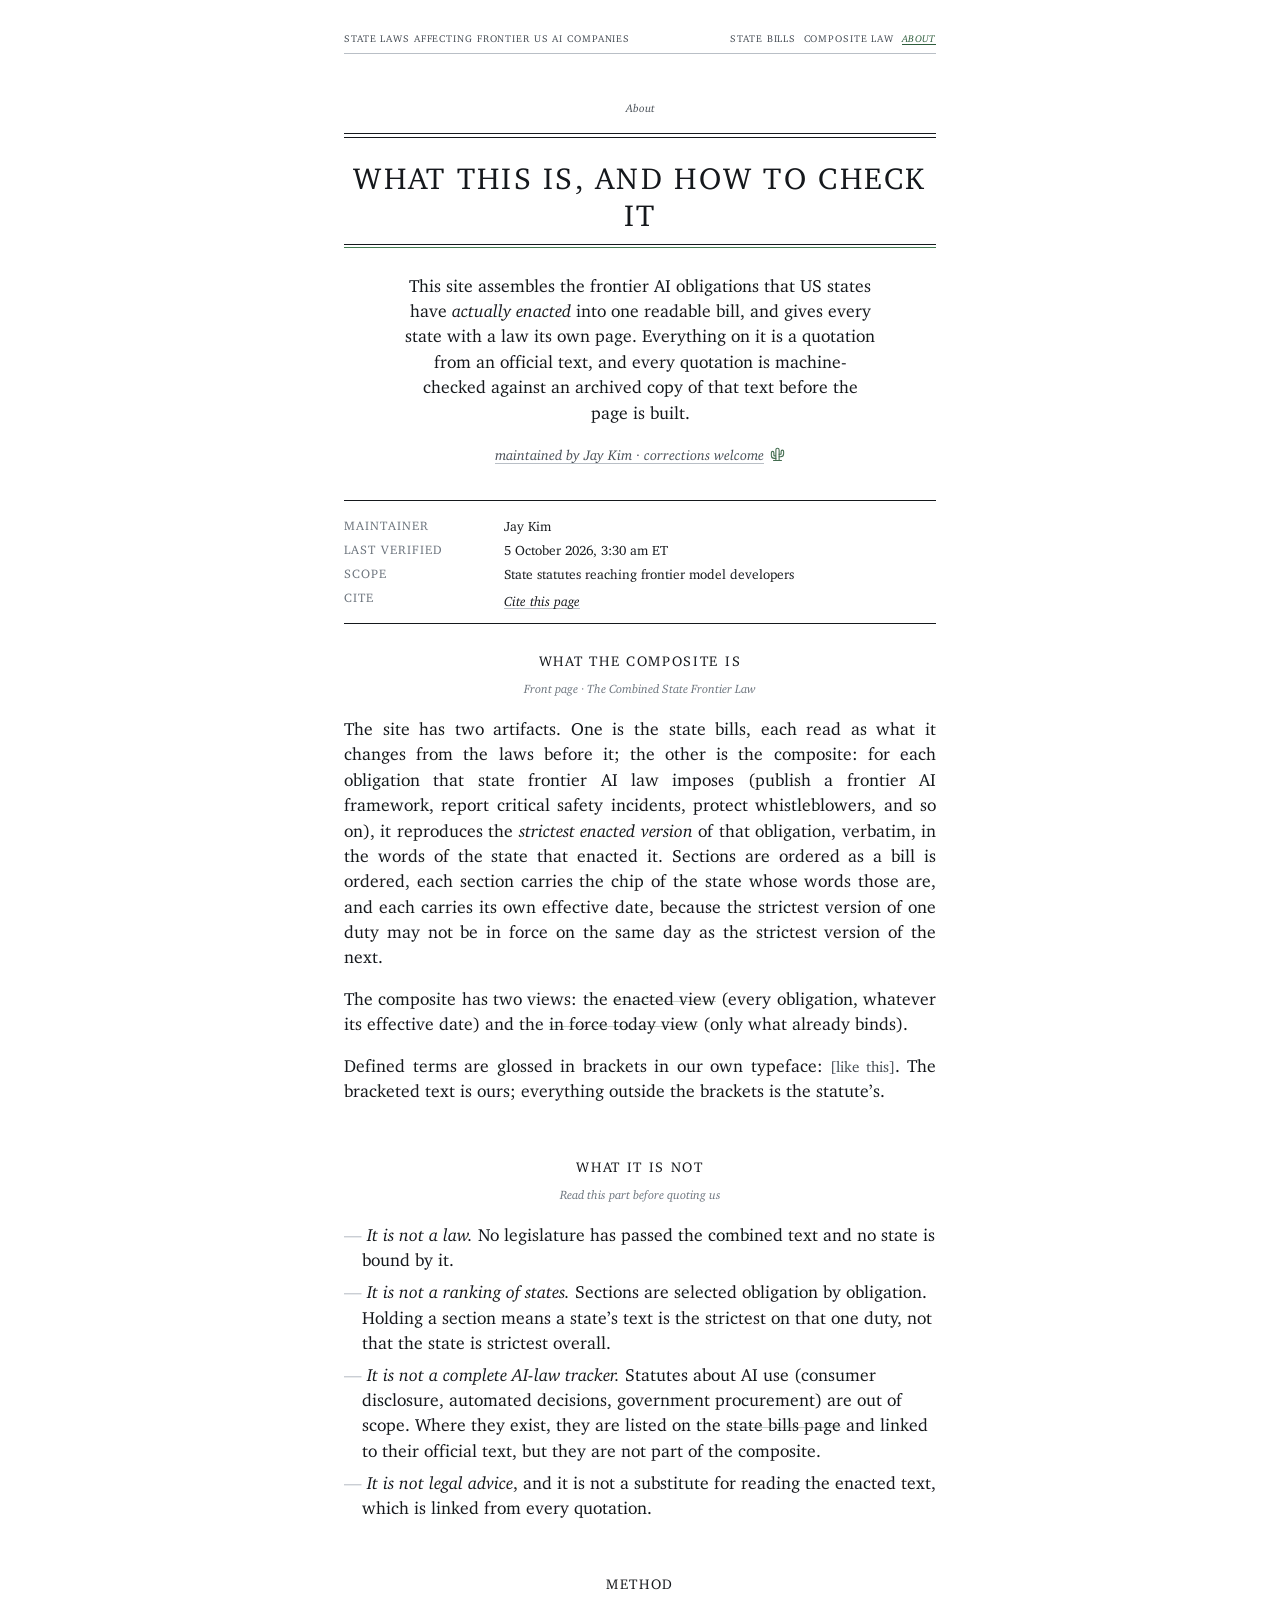
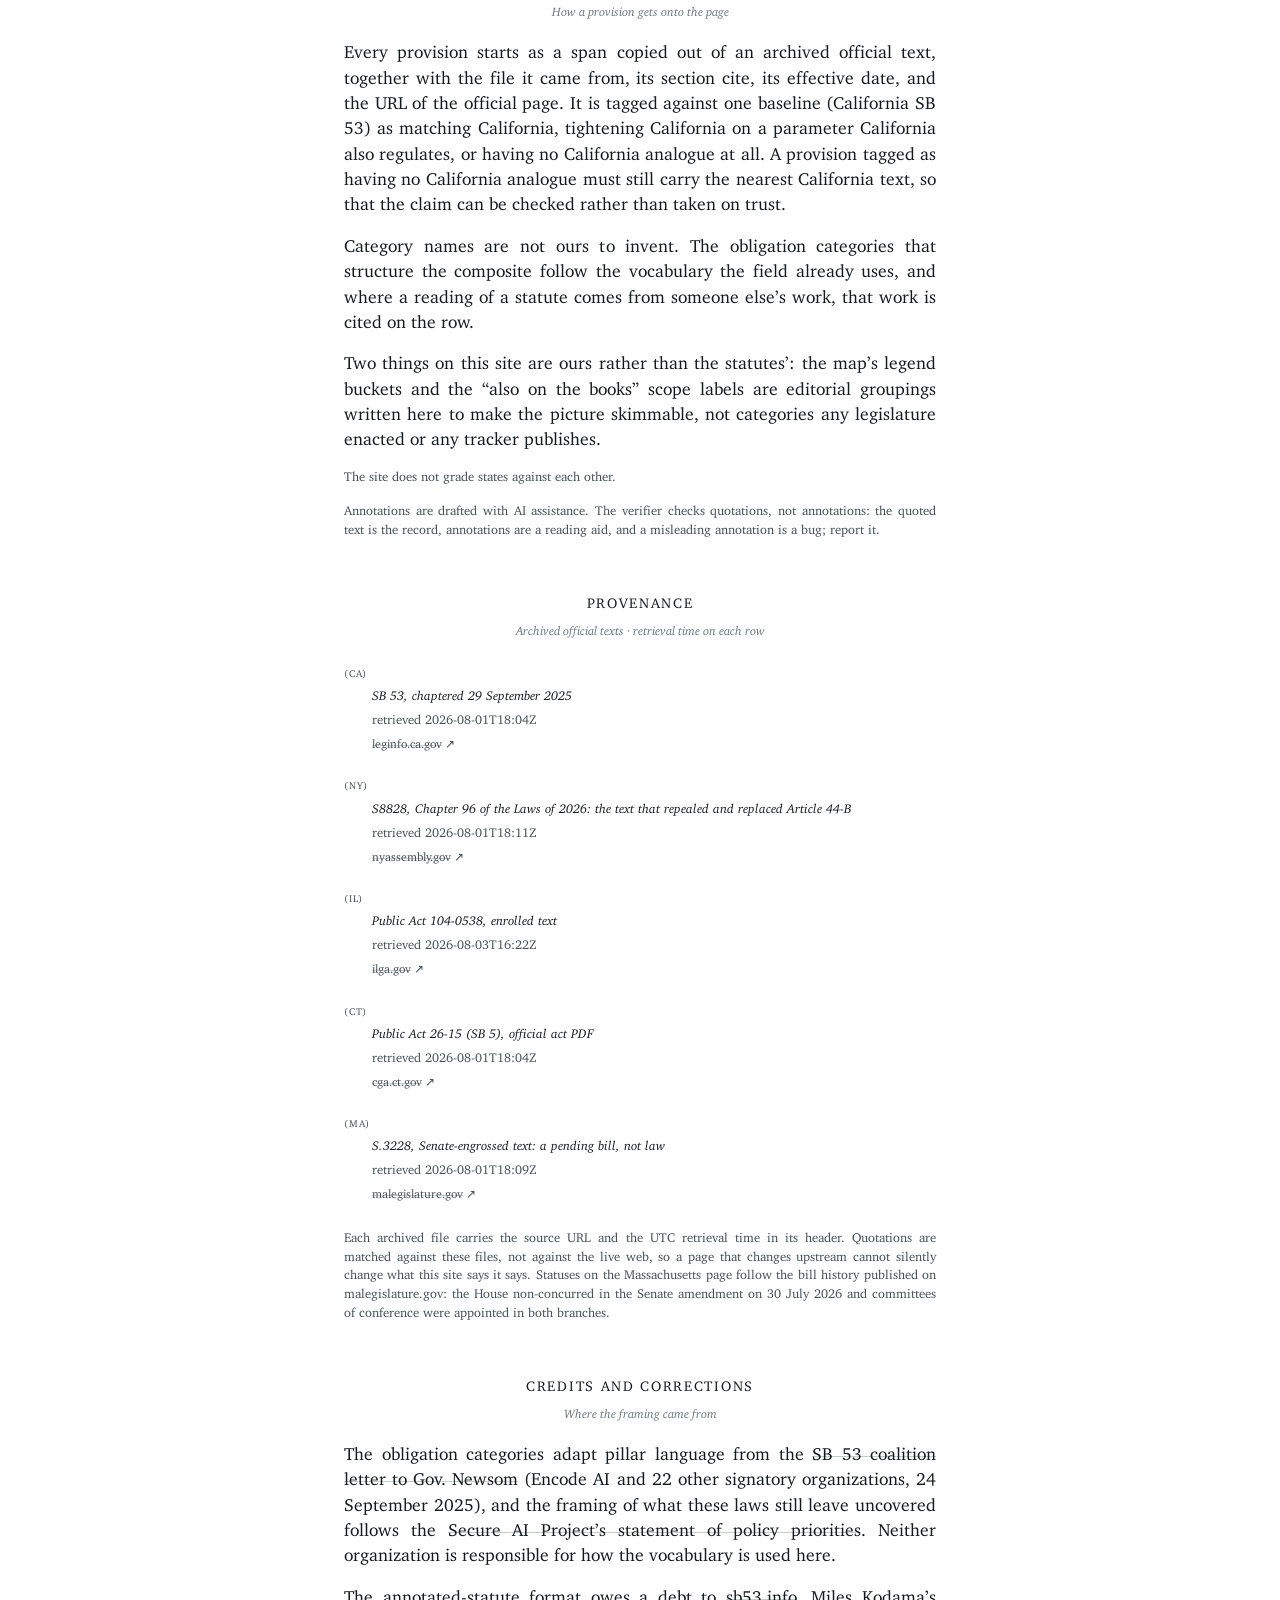
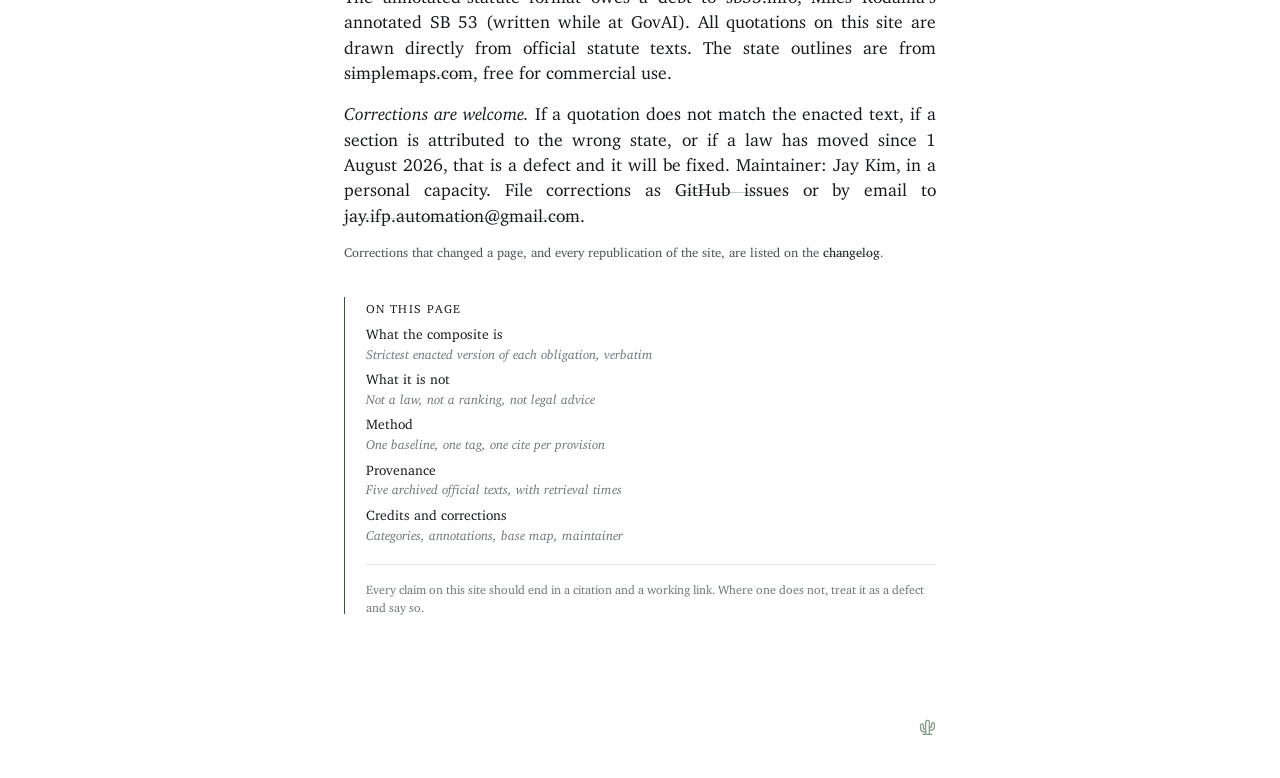
<file: about.html>
<!doctype html><html lang="en"><head><meta charset="utf-8">
<meta name="viewport" content="width=device-width, initial-scale=1">
<title>About: State Laws Affecting Frontier US AI Companies</title>
<meta name="description" content="What the combined state frontier law is and is not, where every quotation comes from, and how the quote verifier works.">
<link rel="icon" href="favicon.svg" type="image/svg+xml">
<link rel="alternate icon" href="favicon.ico" sizes="32x32">
<link rel="stylesheet" href="assets/site.css">
<link rel="stylesheet" href="assets/byline.css">
<link rel="stylesheet" href="assets/mobile.css">
</head><body>

<div class="chrome">
  <div class="wordmark">State&nbsp;Laws Affecting Frontier&nbsp;US AI&nbsp;Companies</div>
  <nav>
    <a class="" href="index.html">State Bills</a>
    <a class="" href="composite.html">Composite Law</a>
    <a class="on" href="about.html">About</a>
  </nav>
</div>

<div class="mast">
  <div>
    <div class="eyebrow">About</div>
    <h1>What this is, and how to check it</h1>
    <div class="dek">This site assembles the frontier AI obligations that US states have <b>actually enacted</b> into one readable bill, and gives every state with a law its own page. Everything on it is a quotation from an official text, and every quotation is machine-checked against an archived copy of that text before the page is built.</div>
    <div class="byline" id="fb-byline">
  <button class="byline-t" id="fb-open" type="button">maintained by Jay Kim &middot; corrections welcome</button><svg class="cactus-i" viewBox="0 0 24 24" fill="none" stroke="currentColor" stroke-width="1.7" stroke-linecap="round" stroke-linejoin="round" aria-hidden="true" focusable="false"><path d="M9.4 21.6V4.6a2.6 2.6 0 0 1 5.2 0V21.6"/><path d="M9.4 18.2H7a4.8 4.8 0 0 1-4.8-4.8V9a2 2 0 0 1 4 0v4.4a.8.8 0 0 0 .8.8h1.8"/><path d="M14.6 15.6H17a4.8 4.8 0 0 0 4.8-4.8V7a2 2 0 0 0-4 0v3.8a.8.8 0 0 1-.8.8h-2.4"/><path d="M5.6 21.6h12.8"/></svg>
  <div class="byline-card">
    <div class="byline-who">Jay Kim</div>
    <p class="byline-ways"><a href="mailto:jay.ifp.automation@gmail.com">jay.ifp.automation@gmail.com</a><span class="sep">&middot;</span><a href="/corrections.html">What this site got wrong</a></p>
    <label class="byline-lab" for="fb-text">Or send a note from this page</label>
    <textarea id="fb-text" rows="3" placeholder="What is wrong, and where?"></textarea>
    <input id="fb-hp" type="text" tabindex="-1" autocomplete="off" aria-hidden="true">
    <button class="byline-send" id="fb-send" type="button">Send</button>
    <p class="byline-status" id="fb-status" role="status" aria-live="polite"></p>
  </div>
</div>
  </div>
  <dl class="meta">
    <dt>Maintainer</dt><dd>Jay Kim</dd>
    <dt>Last verified</dt><dd data-verified-stamp>1 August 2026</dd>
    <dt>Scope</dt><dd>State statutes reaching frontier model developers</dd>
    <dt>Cite</dt><dd><details class="citeblk">
  <summary class="cite-t">Cite this page</summary>
  <div class="cite-body">
    <p class="cite-line" id="cite-line">Frontier State Law (frontierstatelaw.com), What this is, and how to check it, verified <span data-verified-stamp>1 August 2026</span><span data-accessed-stamp hidden></span>. https://frontierstatelaw.com/about.html</p>
    <button class="citecopy" type="button" data-copy-target="cite-line">Copy citation</button>
    <pre class="cite-bib" id="cite-bib">@misc{frontierstatelaw-about,
  author  = {{Frontier State Law}},
  title   = {What this is, and how to check it},
  year    = {2026},
  url     = {https://frontierstatelaw.com/about.html},
  note    = {Verified <span data-verified-stamp>1 August 2026</span>},<span data-accessed-line hidden></span>
}</pre>
    <button class="citecopy" type="button" data-copy-target="cite-bib">Copy BibTeX</button>
  </div>
</details></dd>
  </dl>
</div>

<!-- ADDENDUM O2 (Jay, 2026-08-06 16:05 ET: "the text goes way too far to the
     side... more space off to the side like the other pages"). This wrapper was
     .board, the 62rem PLATE band the front page's map and landscape table break
     out to, so About's paragraphs ran ~400px wider than the masthead directly
     above them and past every other page's measure. It is .page now — the class
     site.css has documented as About's own prose band since the restyle, sitting
     at min(var(--measure), 100% - 3rem), the same band .chrome and .mast already
     resolve to on this page and the same measure the composite sets its statutory
     column at. No new vocabulary, no new rule, no word changed: the only edit is
     which existing band the column belongs to. Pinned by test_idiom's G9. -->
<div class="page">
  <div>

    <div class="block" id="is">
      <div class="sec-label"><h2>What the composite is</h2>
        <span>Front page &middot; The Combined State Frontier Law</span></div>
      <div class="prose">
        <p>The site has two artifacts. One is the state bills, each read as what it changes from the laws before it; the other is the composite: for each obligation that state frontier AI law imposes (publish a frontier AI framework, report critical safety incidents, protect whistleblowers, and so on), it reproduces the <em>strictest enacted version</em> of that obligation, verbatim, in the words of the state that enacted it. Sections are ordered as a bill is ordered, each section carries the chip of the state whose words those are, and each carries its own effective date, because the strictest version of one duty may not be in force on the same day as the strictest version of the next.</p>
        <p>The composite has two views: the <a href="composite.html">enacted view</a> (every obligation, whatever its effective date) and the <a href="in-force.html">in force today view</a> (only what already binds).</p>
        <p>Defined terms are glossed in brackets in our own typeface: <span class="gloss">[like this]</span>. The bracketed text is ours; everything outside the brackets is the statute&rsquo;s.</p>
      </div>
    </div>

    <div class="block" id="isnot">
      <div class="sec-label"><h2>What it is not</h2><span>Read this part before quoting us</span></div>
      <div class="prose">
        <ul>
          <li><b>It is not a law.</b> No legislature has passed the combined text and no state is bound by it.</li>
          <li><b>It is not a ranking of states.</b> Sections are selected obligation by obligation. Holding a section means a state&rsquo;s text is the strictest on that one duty, not that the state is strictest overall.</li>
          <li><b>It is not a complete AI-law tracker.</b> Statutes about AI use (consumer disclosure, automated decisions, government procurement) are out of scope. Where they exist, they are listed on the <a href="index.html">state bills page</a> and linked to their official text, but they are not part of the composite.</li>
          <li><b>It is not legal advice</b>, and it is not a substitute for reading the enacted text, which is linked from every quotation.</li>
        </ul>
      </div>
    </div>

    <div class="block" id="method">
      <div class="sec-label"><h2>Method</h2><span>How a provision gets onto the page</span></div>
      <div class="prose">
        <p>Every provision starts as a span copied out of an archived official text, together with the file it came from, its section cite, its effective date, and the URL of the official page. It is tagged against one baseline (California SB 53) as matching California, tightening California on a parameter California also regulates, or having no California analogue at all. A provision tagged as having no California analogue must still carry the nearest California text, so that the claim can be checked rather than taken on trust.</p>
        <p>Category names are not ours to invent. The obligation categories that structure the composite follow the vocabulary the field already uses, and where a reading of a statute comes from someone else&rsquo;s work, that work is cited on the row.</p>
        <p>Two things on this site are ours rather than the statutes&rsquo;: the map&rsquo;s legend buckets and the &ldquo;also on the books&rdquo; scope labels are editorial groupings written here to make the picture skimmable, not categories any legislature enacted or any tracker publishes.</p>
        <p class="small">The site does not grade states against each other.</p>
        <p class="small">Annotations are drafted with AI assistance. The verifier checks quotations, not annotations: the quoted text is the record, annotations are a reading aid, and a misleading annotation is a bug; report it.</p>
      </div>
    </div>

    <div class="block" id="provenance">
      <div class="sec-label"><h2>Provenance</h2>
        <span>Archived official texts &middot; retrieval time on each row</span></div>

      <div class="sum-row">
        <span class="chip ca">CA</span>
        <div class="sum-t">SB 53, chaptered 29 September 2025
          <span class="sub">retrieved 2026-08-01T18:04Z</span></div>
        <a class="sum-l" href="https://leginfo.legislature.ca.gov/faces/billTextClient.xhtml?bill_id=202520260SB53"><u>leginfo.ca.gov</u> &#8599;</a>
      </div>

      <div class="sum-row">
        <span class="chip ny">NY</span>
        <div class="sum-t">S8828, Chapter 96 of the Laws of 2026: the text that repealed and replaced Article 44-B
          <span class="sub">retrieved 2026-08-01T18:11Z</span></div>
        <a class="sum-l" href="https://nyassembly.gov/leg/?default_fld=&amp;leg_video=&amp;bn=S08828&amp;term=2025&amp;Text=Y"><u>nyassembly.gov</u> &#8599;</a>
      </div>

      <div class="sum-row">
        <span class="chip il">IL</span>
        <div class="sum-t">Public Act 104-0538, enrolled text
          <span class="sub">retrieved 2026-08-03T16:22Z</span></div>
        <a class="sum-l" href="https://www.ilga.gov/documents/legislation/PublicActs/104/104-0538.htm"><u>ilga.gov</u> &#8599;</a>
      </div>

      <div class="sum-row">
        <span class="chip ct">CT</span>
        <div class="sum-t">Public Act 26-15 (SB 5), official act PDF
          <span class="sub">retrieved 2026-08-01T18:04Z</span></div>
        <a class="sum-l" href="https://www.cga.ct.gov/2026/ACT/PA/PDF/2026PA-00015-R00SB-00005-PA.PDF"><u>cga.ct.gov</u> &#8599;</a>
      </div>

      <div class="sum-row">
        <span class="chip ma">MA</span>
        <div class="sum-t">S.3228, Senate-engrossed text: a pending bill, not law
          <span class="sub">retrieved 2026-08-01T18:09Z</span></div>
        <a class="sum-l" href="https://malegislature.gov/Bills/194/S3228/Senate/Bill/Text"><u>malegislature.gov</u> &#8599;</a>
      </div>

      <div class="prose" style="margin-top:1.6rem">
        <p class="small">Each archived file carries the source URL and the UTC retrieval time in its header. Quotations are matched against these files, not against the live web, so a page that changes upstream cannot silently change what this site says it says. Statuses on the Massachusetts page follow the bill history published on malegislature.gov: the House non-concurred in the Senate amendment on 30 July 2026 and committees of conference were appointed in both branches.</p>
      </div>
    </div>

    <div class="block" id="credits">
      <div class="sec-label"><h2>Credits and corrections</h2><span>Where the framing came from</span></div>
      <div class="prose">
        <p>The obligation categories adapt pillar language from the <a href="https://encodeai.org/wp-content/uploads/2025/09/SB-53-Coalition-Letter-9_24_2025.pdf">SB 53 coalition letter to Gov. Newsom</a> (Encode AI and 22 other signatory organizations, 24 September 2025), and the framing of what these laws still leave uncovered follows the <a href="https://secureaiproject.org/about">Secure AI Project&rsquo;s statement of policy priorities</a>. Neither organization is responsible for how the vocabulary is used here.</p>
        <p>The annotated-statute format owes a debt to <a href="https://sb53.info/">sb53.info</a>, Miles Kodama&rsquo;s annotated SB 53 (written while at GovAI). All quotations on this site are drawn directly from official statute texts. The state outlines are from <a href="https://simplemaps.com/resources/svg-license">simplemaps.com</a>, free for commercial use.</p>
        <p><b>Corrections are welcome.</b> If a quotation does not match the enacted text, if a section is attributed to the wrong state, or if a law has moved since 1 August 2026, that is a defect and it will be fixed. Maintainer: Jay Kim, in a personal capacity. File corrections as <a href="https://github.com/JayIoAurelius/frontier-ai-state-laws/issues">GitHub issues</a> or by email to <a href="mailto:jay.ifp.automation@gmail.com">jay.ifp.automation@gmail.com</a>.</p>
        <p class="small">Corrections that changed a page, and every republication of the site, are listed on the <a href="/corrections.html">changelog</a>.</p>
      </div>
    </div>

  </div>

  <div class="legend">
    <h3>On this page</h3>
    <a class="jump" href="#is">What the composite is
      <span class="w">Strictest enacted version of each obligation, verbatim</span></a>
    <a class="jump" href="#isnot">What it is not
      <span class="w">Not a law, not a ranking, not legal advice</span></a>
    <a class="jump" href="#method">Method
      <span class="w">One baseline, one tag, one cite per provision</span></a>
    <a class="jump" href="#provenance">Provenance
      <span class="w">Five archived official texts, with retrieval times</span></a>
    <a class="jump" href="#credits">Credits and corrections
      <span class="w">Categories, annotations, base map, maintainer</span></a>
    <div class="lnote">Every claim on this site should end in a citation and a working link. Where one does not, treat it as a defect and say so.</div>
  </div>
</div>

<script id="feedback">
(function () {
  var box = document.getElementById("fb-text");
  var send = document.getElementById("fb-send");
  var out = document.getElementById("fb-status");
  var hp = document.getElementById("fb-hp");
  if (!box || !send || !out || typeof fetch !== "function") return;
  var FAILED = 'Could not send. Please email <a href="mailto:jay.ifp.automation@gmail.com">jay.ifp.automation@gmail.com</a>.';
  send.addEventListener("click", function () {
    var comment = box.value.trim();
    if (!comment) { out.textContent = "Type a note first."; return; }
    send.disabled = true;
    out.textContent = "Sending\u2026";
    fetch("https://jayiomini.tail2094be.ts.net:8443/feedback", {
      method: "POST",
      headers: { "Content-Type": "application/json" },
      body: JSON.stringify({
        page: location.pathname,
        section: null,
        comment: comment,
        website: hp ? hp.value : ""
      })
    }).then(function (r) {
      return r.json().then(function (d) { return r.ok && d && d.ok === true; },
        function () { return false; });
    }).catch(function () {
      return false;
    }).then(function (accepted) {
      if (accepted) {
        box.value = "";
        out.textContent = "Sent \u2014 thank you.";
      } else {
        out.innerHTML = FAILED;
      }
      send.disabled = false;
    });
  });
})();
</script>
<script id="verified">
(function () {
  var MONTHS = ["January", "February", "March", "April", "May", "June", "July",
    "August", "September", "October", "November", "December"];
  var ZONE = "America/New_York";
  function longDate(iso) {
    var m = /^(\d{4})-(\d{2})-(\d{2})$/.exec(iso || "");
    if (!m) return null;
    var mo = MONTHS[Number(m[2]) - 1];
    return mo ? Number(m[3]) + " " + mo + " " + m[1] : null;
  }
  function etParts(d, opts) {
    opts.timeZone = ZONE;
    var p = new Intl.DateTimeFormat("en-US", opts).formatToParts(d), g = {}, i;
    for (i = 0; i < p.length; i++) g[p[i].type] = p[i].value;
    return g;
  }
  function dated(iso) {
    try {
      var t = Date.parse(typeof iso === "string" ? iso : "");
      if (isNaN(t)) return null;
      var a = etParts(new Date(t), { year: "numeric", month: "long",
        day: "numeric", hour: "numeric", minute: "2-digit", hour12: true });
      if (!a.day || !a.month || !a.year || !a.hour || !a.minute || !a.dayPeriod)
        return null;
      return a.day + " " + a.month + " " + a.year + ", " + a.hour + ":"
        + a.minute + " " + a.dayPeriod.toLowerCase() + " ET";
    } catch (e) { return null; }
  }
  fetch("/verified.json", { cache: "no-store" })
    .then(function (r) { return r.ok ? r.json() : null; })
    .then(function (j) {
      if (!j) return;
      var d = longDate(j.last_verified);
      if (d) {
        var stamps = document.querySelectorAll("[data-verified-stamp]");
        var head = document.querySelectorAll("dd[data-verified-stamp], dd [data-verified-stamp]");
        var rel = dated(j.generated_at);
        for (var i = 0; i < stamps.length; i++)
          stamps[i].textContent =
            rel && [].indexOf.call(head, stamps[i]) >= 0 ? rel : d;
      }
      if (j.ma_status) {
        var chips = document.querySelectorAll("[data-ma-status]");
        for (var k = 0; k < chips.length; k++)
          chips[k].setAttribute("title", j.ma_status);
      }
    })
    .catch(function () {});
})();
</script>
<script id="cite">
(function () {
  var MONTHS = ["January", "February", "March", "April", "May", "June", "July",
    "August", "September", "October", "November", "December"];
  var now = new Date();
  var pad = function (n) { return (n < 10 ? "0" : "") + n; };
  var human = now.getDate() + " " + MONTHS[now.getMonth()] + " " + now.getFullYear();
  var iso = now.getFullYear() + "-" + pad(now.getMonth() + 1) + "-" + pad(now.getDate());
  var show = function (sel, value) {
    var all = document.querySelectorAll(sel);
    for (var i = 0; i < all.length; i++) {
      all[i].textContent = value;
      all[i].removeAttribute("hidden");
    }
  };
  show("[data-accessed-stamp]", ", accessed " + human);
  show("[data-accessed-line]", "\n  urldate = {" + iso + "},");

  if (!navigator.clipboard) return;
  var buttons = document.querySelectorAll("button[data-copy-target]");
  Array.prototype.forEach.call(buttons, function (b) {
    b.addEventListener("click", function () {
      var target = document.getElementById(b.getAttribute("data-copy-target"));
      if (!target) return;
      navigator.clipboard.writeText(target.textContent.trim()).then(function () {
        if (b.dataset.busy) return;
        b.dataset.busy = "1";
        var was = b.textContent;
        b.textContent = "Copied";
        setTimeout(function () { b.textContent = was; delete b.dataset.busy; }, 1600);
      });
    });
  });
})();
</script>
<div class="colophon"><svg class="cactus-c" viewBox="0 0 24 24" fill="none" stroke="currentColor" stroke-width="1.7" stroke-linecap="round" stroke-linejoin="round" aria-hidden="true" focusable="false"><path d="M9.4 21.6V4.6a2.6 2.6 0 0 1 5.2 0V21.6"/><path d="M9.4 18.2H7a4.8 4.8 0 0 1-4.8-4.8V9a2 2 0 0 1 4 0v4.4a.8.8 0 0 0 .8.8h1.8"/><path d="M14.6 15.6H17a4.8 4.8 0 0 0 4.8-4.8V7a2 2 0 0 0-4 0v3.8a.8.8 0 0 1-.8.8h-2.4"/><path d="M5.6 21.6h12.8"/></svg></div>
</body></html>
</file>
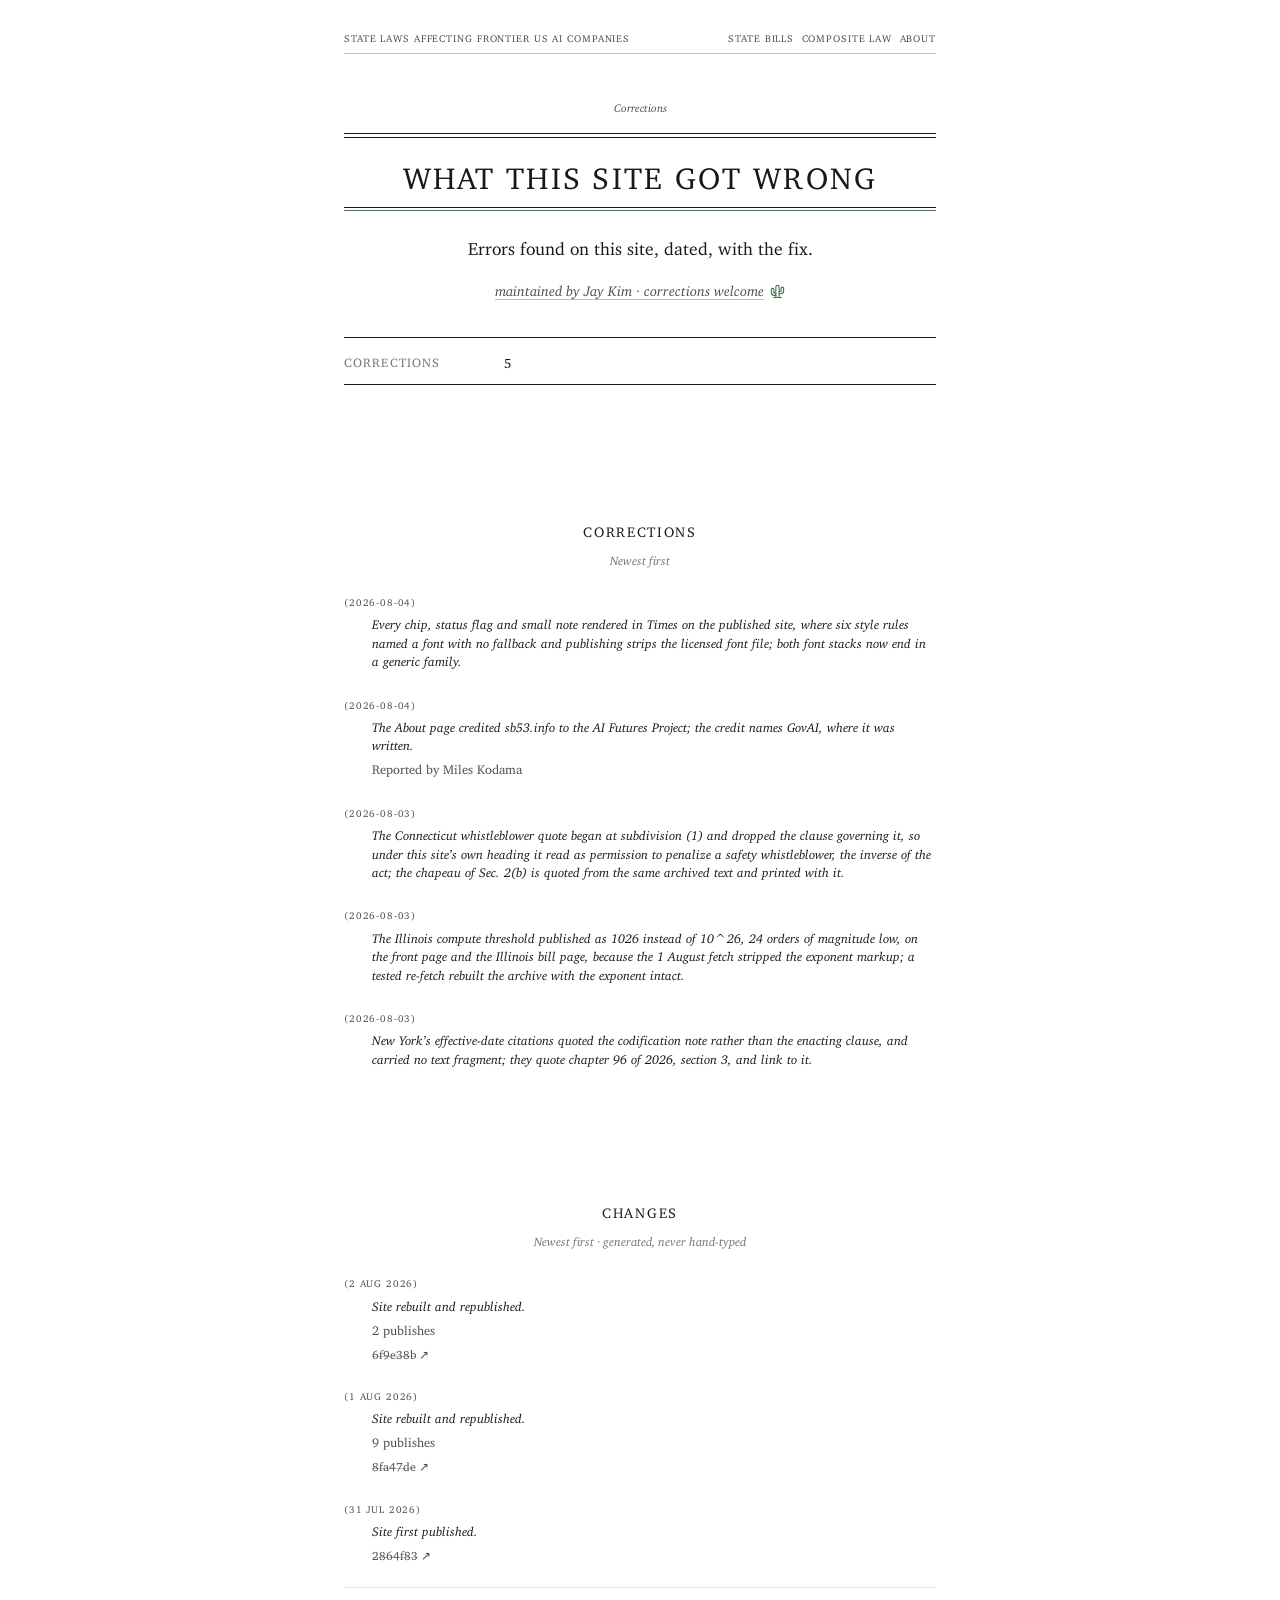
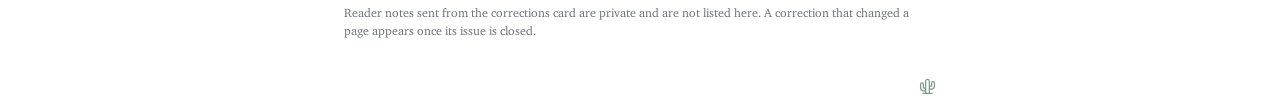
<file: changelog.html>
<!doctype html><html lang="en"><head><meta charset="utf-8">
<meta name="viewport" content="width=device-width, initial-scale=1">
<meta http-equiv="refresh" content="0; url=/corrections.html">
<title>Corrections: State Laws Affecting Frontier US AI Companies</title>
<link rel="stylesheet" href="assets/site.css">
<!-- Addendum H (Jay, 2026-08-06): the changelog merged into the corrections
     page, which carries its ledger under the heading "Changes". This URL was
     published, so it may not 404: the meta refresh moves a reader on without a
     click, and the link below is what is left if the refresh is ignored. Both
     say the corrections page in words the site already uses; no sentence was
     authored for this file. -->
</head><body>
<div class="prose"><p><a href="/corrections.html">What this site got wrong</a></p></div>
</body></html>
</file>
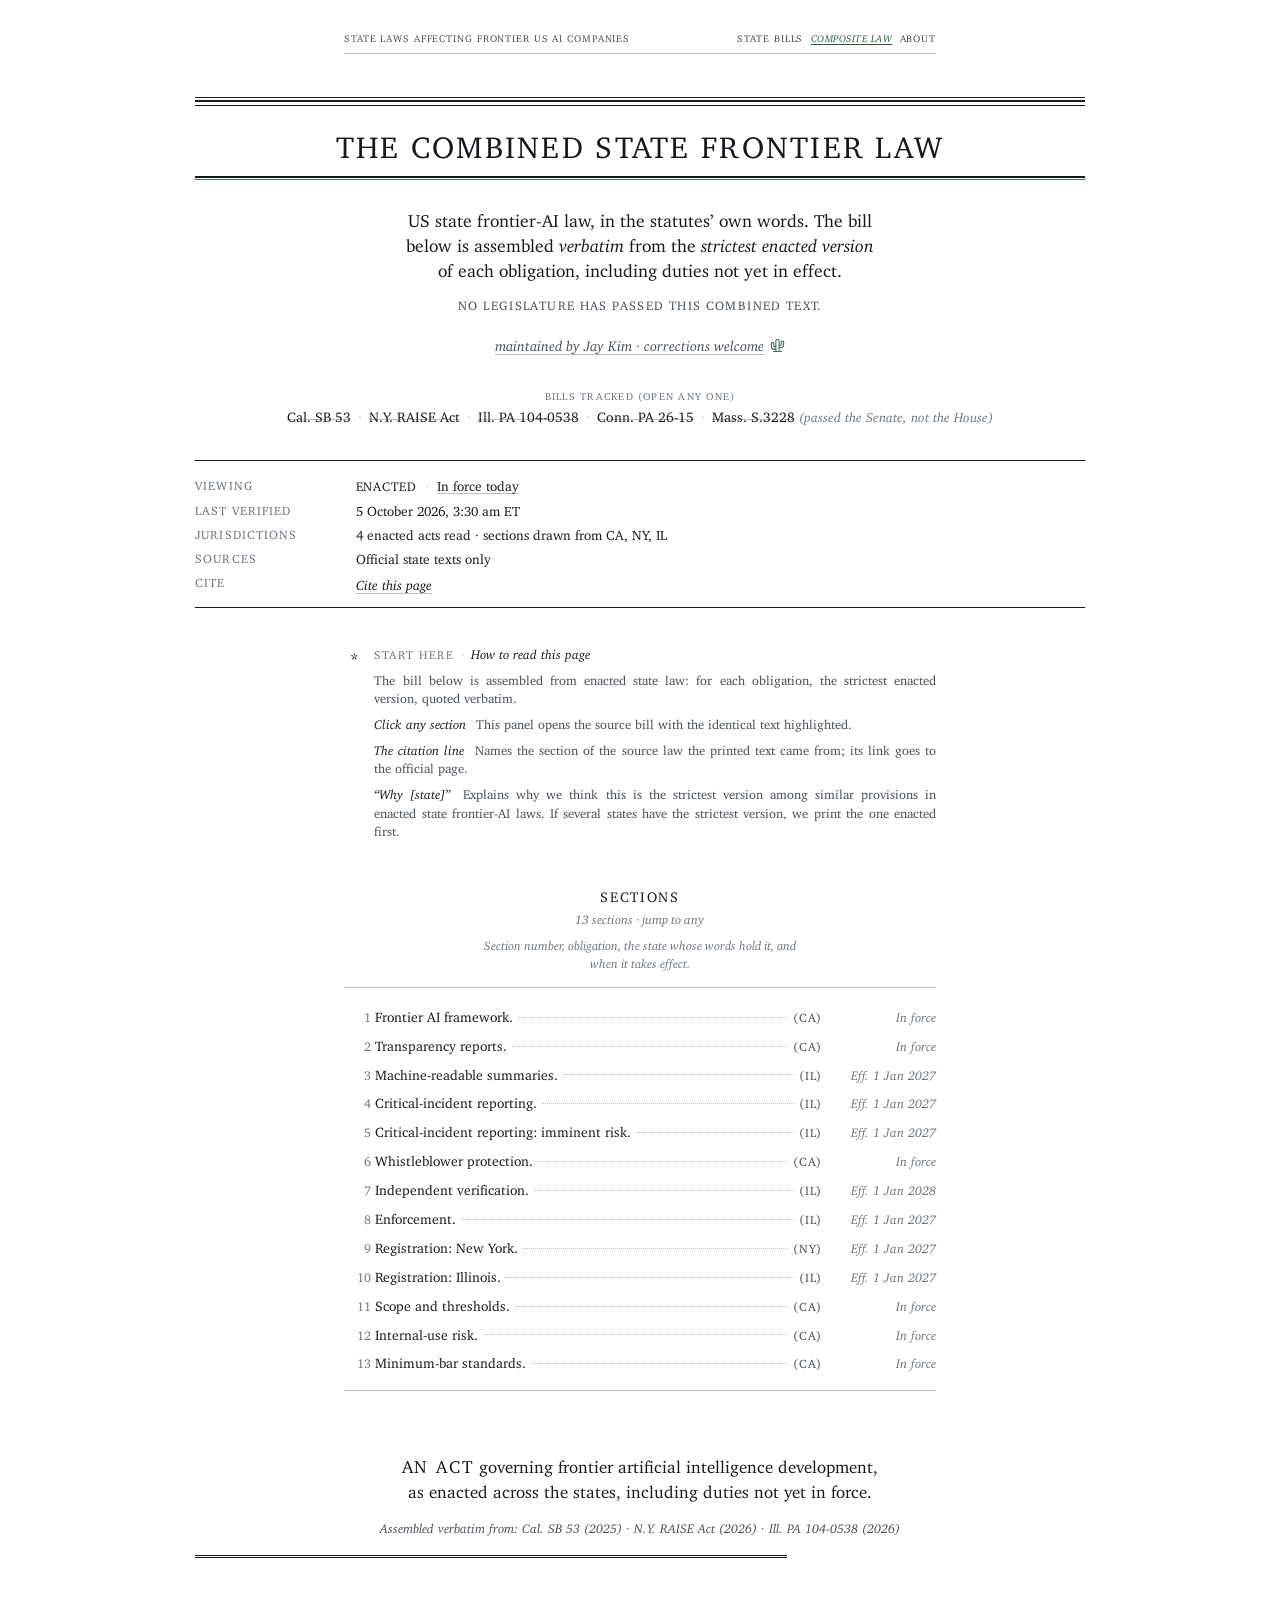
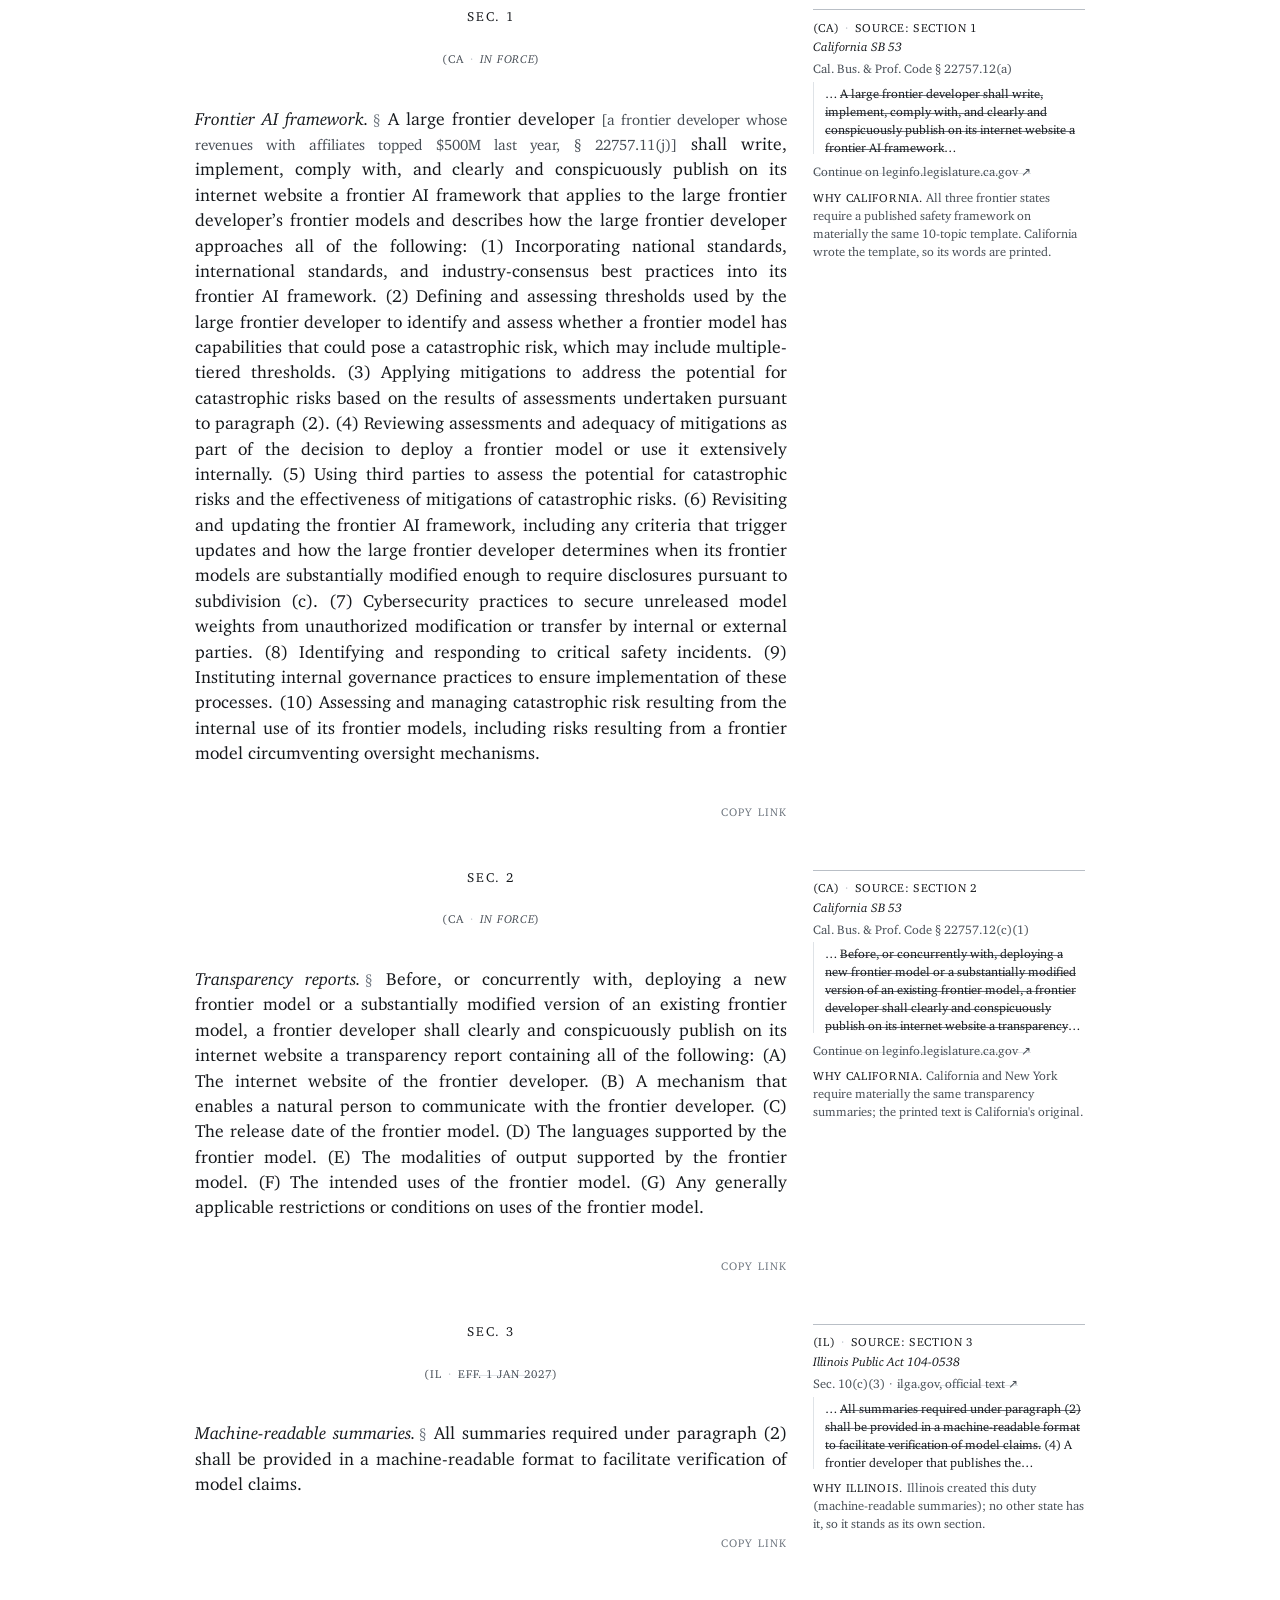
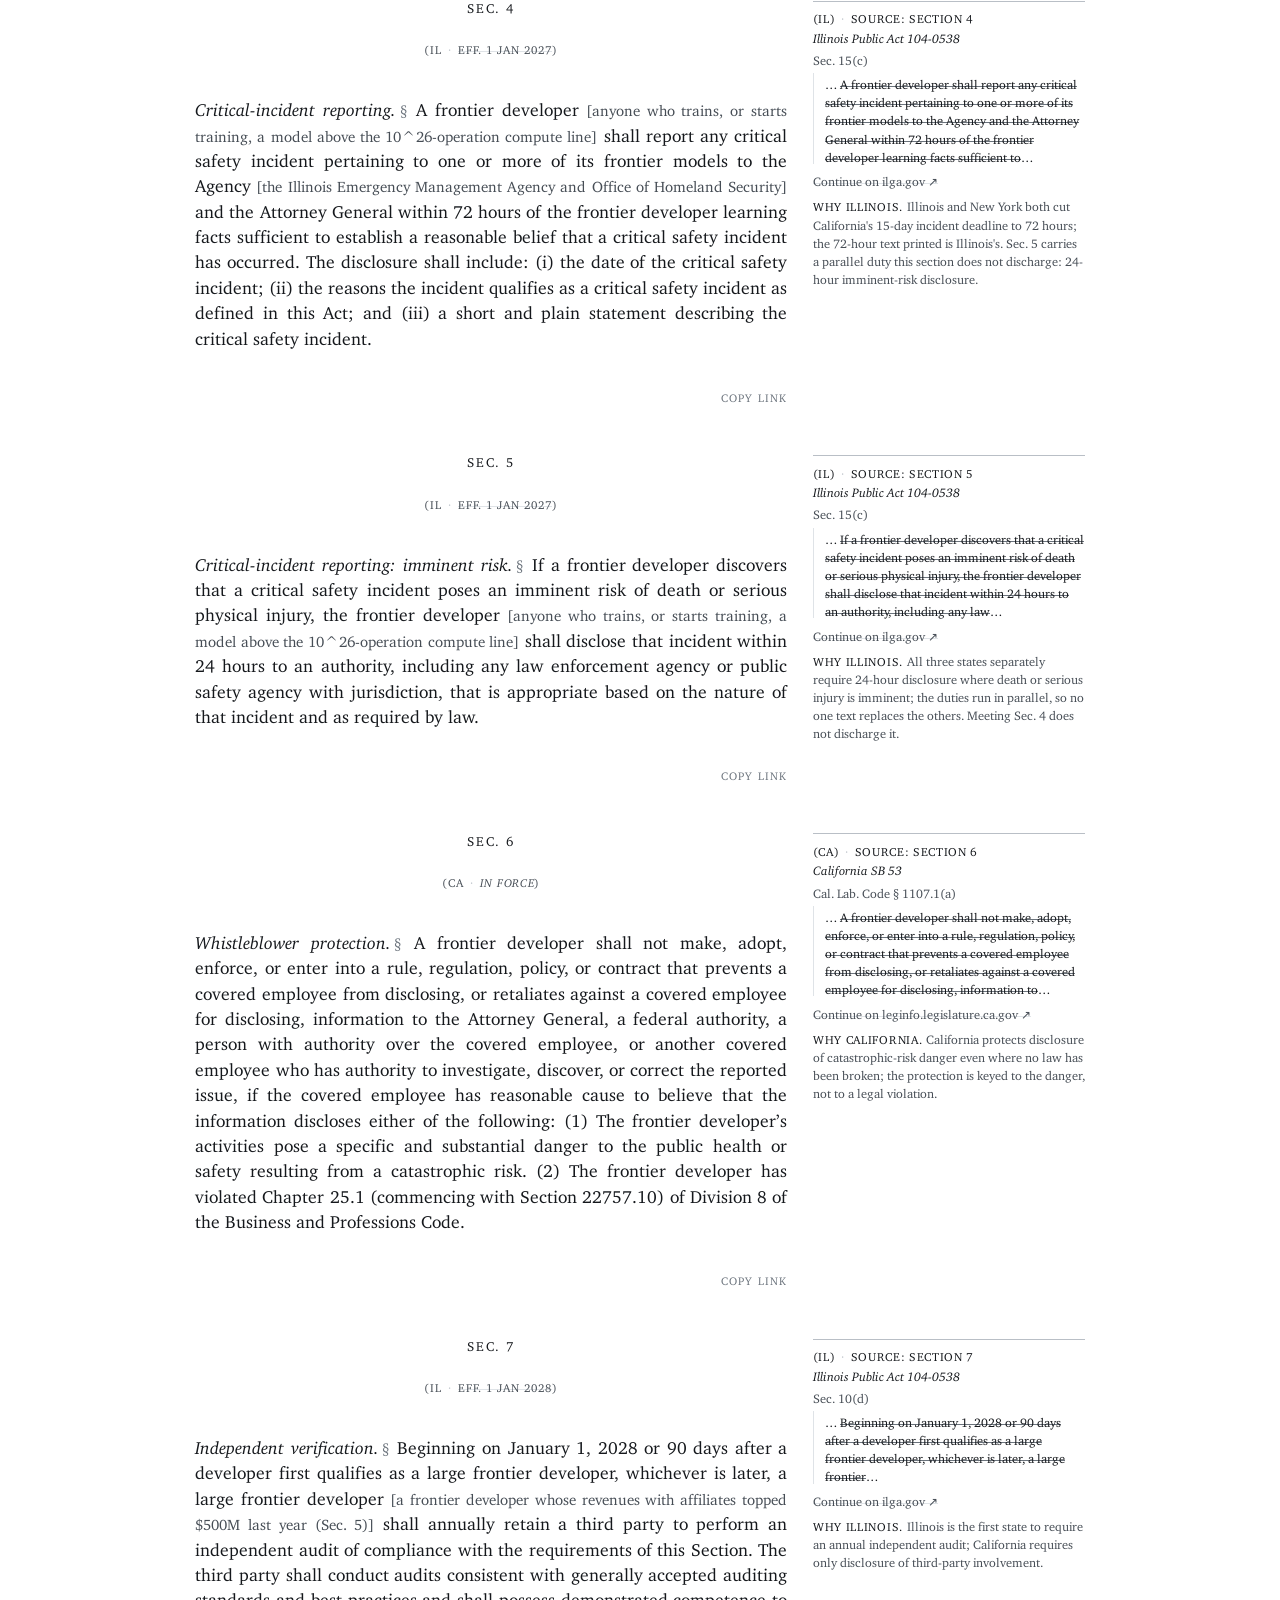
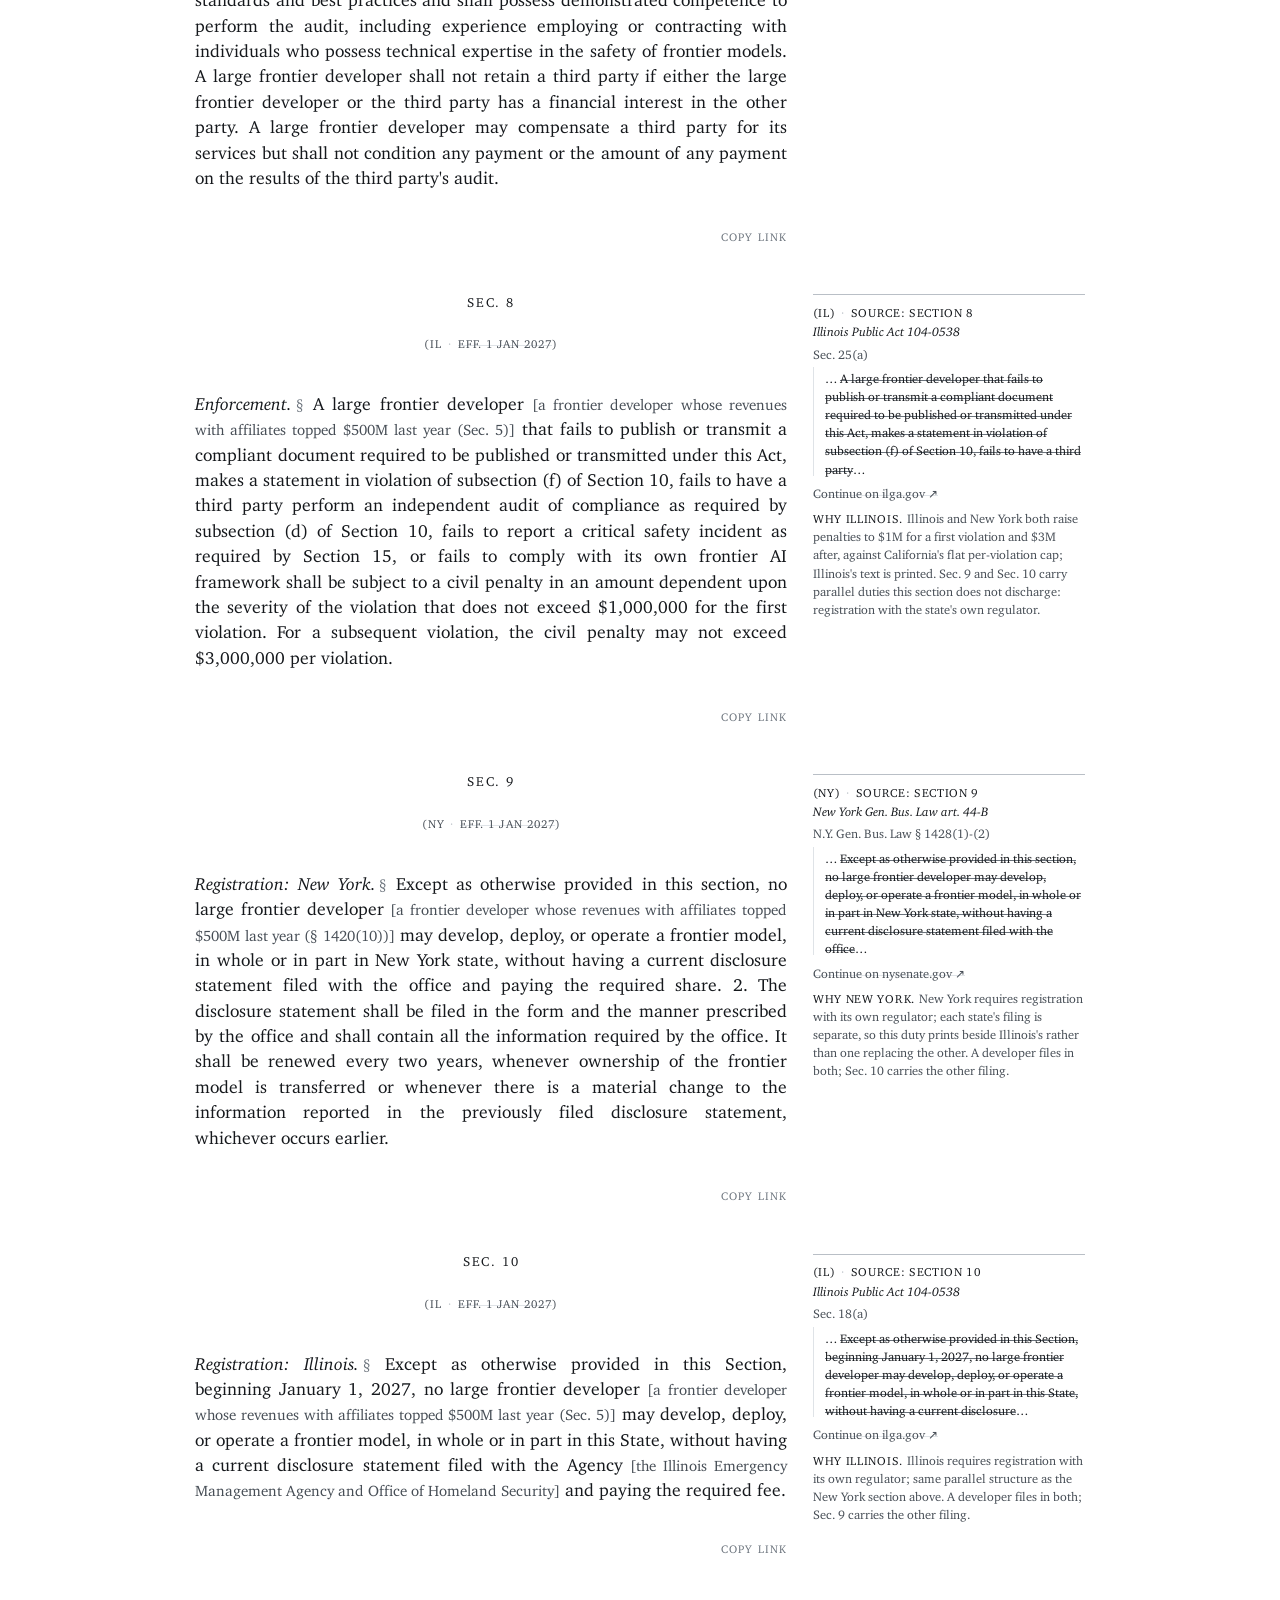
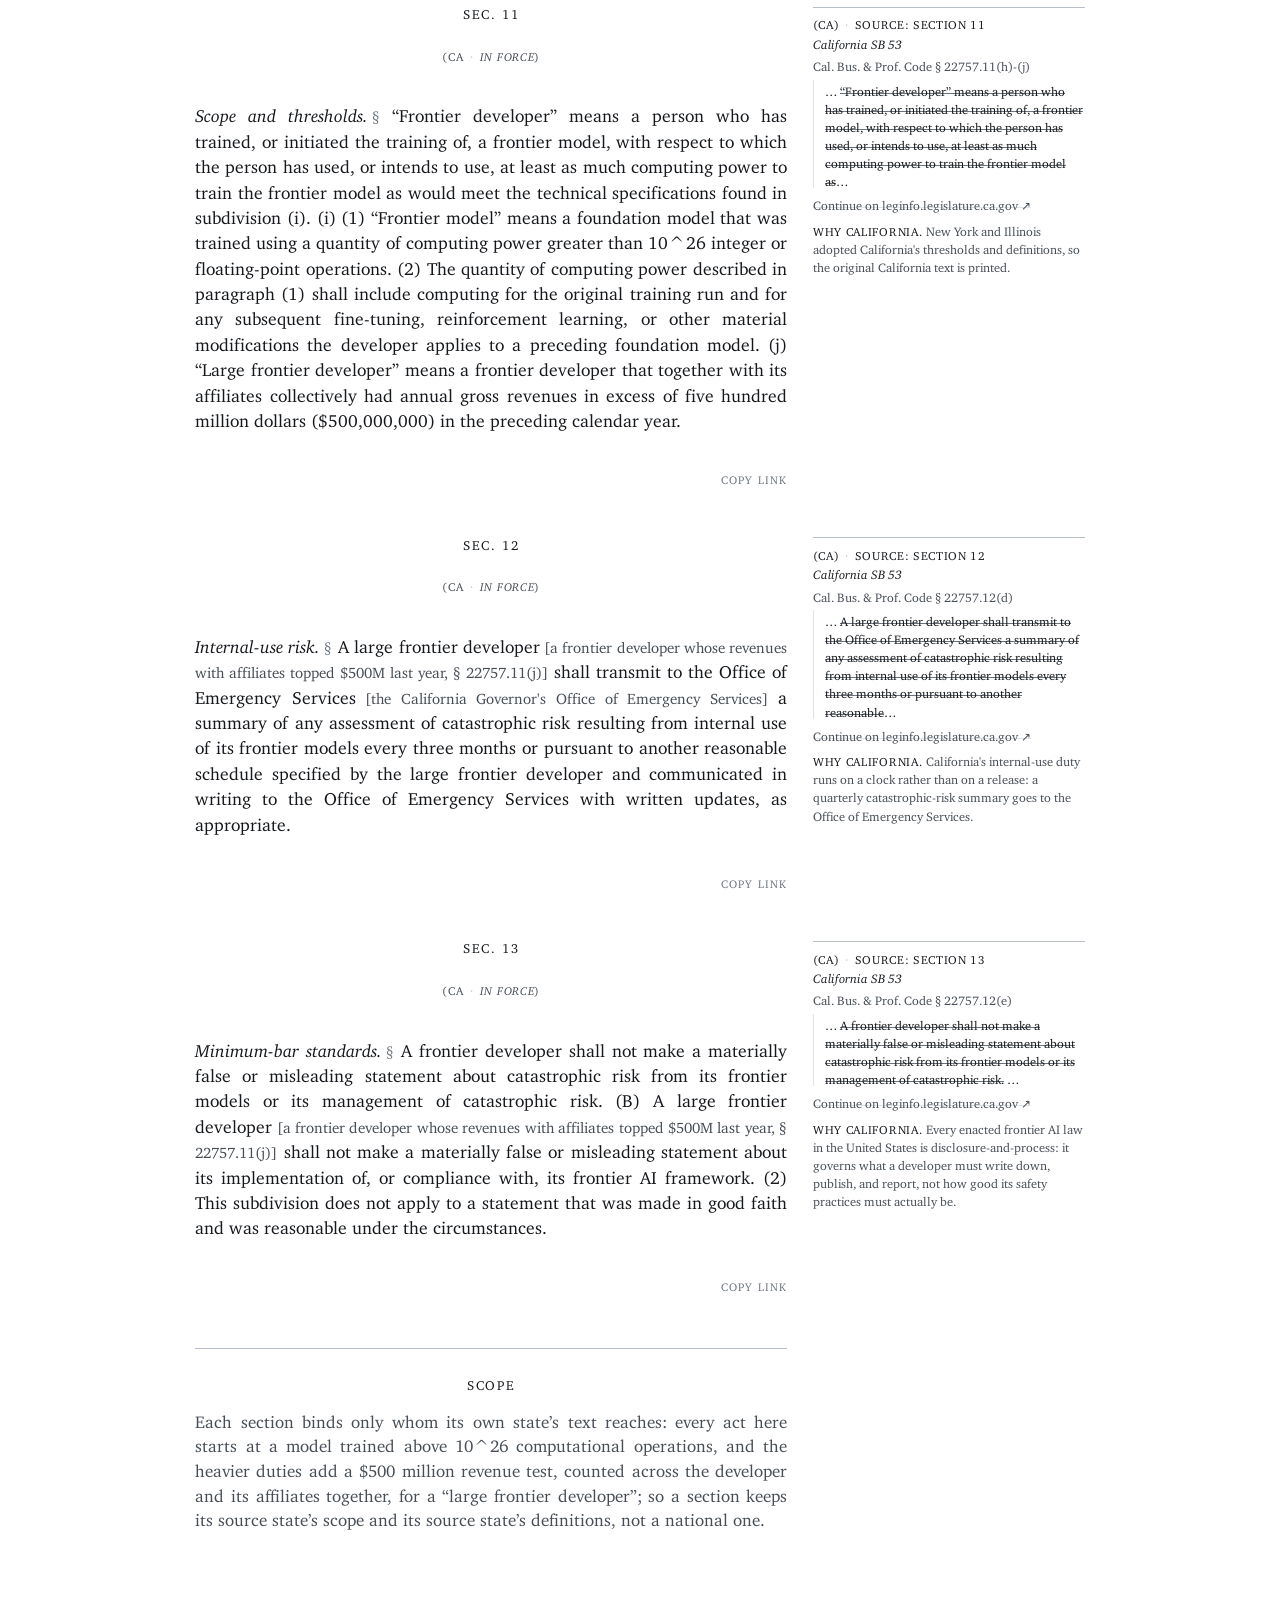
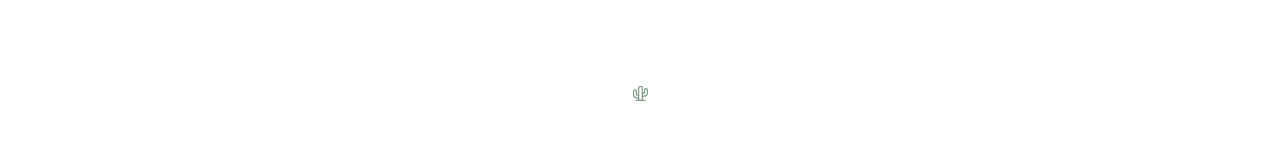
<file: composite.html>
<!doctype html>
<html lang="en">
<head>
<meta charset="utf-8">
<meta name="viewport" content="width=device-width, initial-scale=1">
<title>The Combined State Frontier Law</title>
<meta name="description" content="One bill, assembled verbatim from enacted US state frontier-AI law: the strictest enacted version of each obligation, with click-through to the identical text in the source bill.">
<meta property="og:title" content="The Combined State Frontier Law">
<meta property="og:description" content="One bill, assembled verbatim from enacted US state frontier-AI law: the strictest enacted version of each obligation, in the statutes' own words.">
<meta property="og:url" content="https://frontierstatelaw.com/composite.html">
<meta property="og:image" content="https://frontierstatelaw.com/assets/og.png">
<meta name="twitter:card" content="summary_large_image">
<link rel="icon" href="favicon.svg" type="image/svg+xml">
<link rel="alternate icon" href="favicon.ico" sizes="32x32">
<link rel="stylesheet" href="assets/site.css">
<link rel="stylesheet" href="assets/card.css">
<link rel="stylesheet" href="assets/composite-patch.css">
<link rel="stylesheet" href="assets/byline.css">
<link rel="stylesheet" href="assets/mobile.css">
</head>
<body>
<div class="chrome">
  <div class="wordmark">State&nbsp;Laws Affecting Frontier&nbsp;US AI&nbsp;Companies</div>
  <nav>
    <a class="" href="index.html">State Bills</a>
    <a class="on" href="composite.html">Composite Law</a>
    <a class="" href="about.html">About</a>
  </nav>
</div>
<div class="mast">
  <div class="rule-dbl"></div>
  <h1>The Combined State Frontier Law</h1>
  <div class="rule-dbl thin"></div>
  <div class="dek">US state frontier-AI law, in the statutes’ own words. The bill below is assembled <b>verbatim</b> from the <b>strictest enacted version</b> of each obligation, including duties not yet in effect.</div>
  <div class="subdek notalaw">No legislature has passed this combined text.</div>
  <div class="byline" id="fb-byline">
  <button class="byline-t" id="fb-open" type="button">maintained by Jay Kim &middot; corrections welcome</button><svg class="cactus-i" viewBox="0 0 24 24" fill="none" stroke="currentColor" stroke-width="1.7" stroke-linecap="round" stroke-linejoin="round" aria-hidden="true" focusable="false"><path d="M9.4 21.6V4.6a2.6 2.6 0 0 1 5.2 0V21.6"/><path d="M9.4 18.2H7a4.8 4.8 0 0 1-4.8-4.8V9a2 2 0 0 1 4 0v4.4a.8.8 0 0 0 .8.8h1.8"/><path d="M14.6 15.6H17a4.8 4.8 0 0 0 4.8-4.8V7a2 2 0 0 0-4 0v3.8a.8.8 0 0 1-.8.8h-2.4"/><path d="M5.6 21.6h12.8"/></svg>
  <div class="byline-card">
    <div class="byline-who">Jay Kim</div>
    <p class="byline-ways"><a href="mailto:jay.ifp.automation@gmail.com">jay.ifp.automation@gmail.com</a><span class="sep">&middot;</span><a href="/corrections.html">What this site got wrong</a></p>
    <label class="byline-lab" for="fb-text">Or send a note from this page</label>
    <textarea id="fb-text" rows="3" placeholder="What is wrong, and where?"></textarea>
    <input id="fb-hp" type="text" tabindex="-1" autocomplete="off" aria-hidden="true">
    <button class="byline-send" id="fb-send" type="button">Send</button>
    <p class="byline-status" id="fb-status" role="status" aria-live="polite"></p>
  </div>
</div>
  <dl class="entries">
    <dt>Bills tracked (open any one)</dt>
    <dd class="row"><a href="states/ca.html">Cal. SB 53</a><span class="sep">·</span><a href="states/ny.html">N.Y. RAISE Act</a><span class="sep">·</span><a href="states/il.html">Ill. PA 104-0538</a><span class="sep">·</span><a href="states/ct.html">Conn. PA 26-15</a><span class="sep">·</span><span class="nowrap"><a class="soon" href="states/ma.html">Mass. S.3228</a>&nbsp;<span class="conf">(passed the Senate, not the House)</span></span></dd>
  </dl>
  <dl class="meta">
      <dt>Viewing</dt>
      <dd class="row"><span class="here">Enacted</span><span class="sep">·</span><a href="in-force.html">In force today</a></dd>
    <dt>Last verified</dt><dd data-verified-stamp>1 August 2026</dd>
    <dt>Jurisdictions</dt><dd>4 enacted acts read · sections drawn from CA, NY, IL</dd>
    <dt>Sources</dt><dd>Official state texts only</dd>
    <dt>Cite</dt><dd><details class="citeblk">
  <summary class="cite-t">Cite this page</summary>
  <div class="cite-body">
    <p class="cite-line" id="cite-line">Frontier State Law (frontierstatelaw.com), The Combined State Frontier Law, verified <span data-verified-stamp>1 August 2026</span><span data-accessed-stamp hidden></span>. https://frontierstatelaw.com/composite.html</p>
    <button class="citecopy" type="button" data-copy-target="cite-line">Copy citation</button>
    <pre class="cite-bib" id="cite-bib">@misc{frontierstatelaw-composite-enacted,
  author  = {{Frontier State Law}},
  title   = {The Combined State Frontier Law},
  year    = {2026},
  url     = {https://frontierstatelaw.com/composite.html},
  note    = {Verified <span data-verified-stamp>1 August 2026</span>},<span data-accessed-line hidden></span>
}</pre>
    <button class="citecopy" type="button" data-copy-target="cite-bib">Copy BibTeX</button>
  </div>
</details></dd>
  </dl>
</div>
<div class="split">
  <div class="left">
<div class="secrail" role="navigation" aria-label="Sections">
  <div class="sr-lab">Sections</div>
  <ol class="sr-list">
    <li><a href="#ca-frontier-ai-framework-publish"><span class="sr-n">Sec.&nbsp;1</span><span class="sr-t">Frontier AI framework.</span></a></li>
    <li><a href="#ca-transparency-report-baseline"><span class="sr-n">Sec.&nbsp;2</span><span class="sr-t">Transparency reports.</span></a></li>
    <li><a href="#il-transparency-machine-readable"><span class="sr-n">Sec.&nbsp;3</span><span class="sr-t">Machine-readable summaries.</span></a></li>
    <li><a href="#il-incident-reporting-72h"><span class="sr-n">Sec.&nbsp;4</span><span class="sr-t">Critical-incident reporting.</span></a></li>
    <li><a href="#il-incident-reporting-24h-imminent"><span class="sr-n">Sec.&nbsp;5</span><span class="sr-t">Critical-incident reporting: imminent risk.</span></a></li>
    <li><a href="#ca-whistleblower-core-protection"><span class="sr-n">Sec.&nbsp;6</span><span class="sr-t">Whistleblower protection.</span></a></li>
    <li><a href="#il-independent-audit-annual"><span class="sr-n">Sec.&nbsp;7</span><span class="sr-t">Independent verification.</span></a></li>
    <li><a href="#il-enforcement-civil-penalty"><span class="sr-n">Sec.&nbsp;8</span><span class="sr-t">Enforcement.</span></a></li>
    <li><a href="#ny-registration-disclosure"><span class="sr-n">Sec.&nbsp;9</span><span class="sr-t">Registration: New York.</span></a></li>
    <li><a href="#il-lfd-disclosure-registration"><span class="sr-n">Sec.&nbsp;10</span><span class="sr-t">Registration: Illinois.</span></a></li>
    <li><a href="#ca-thresholds-compute-and-revenue"><span class="sr-n">Sec.&nbsp;11</span><span class="sr-t">Scope and thresholds.</span></a></li>
    <li><a href="#ca-internal-use-quarterly-summary"><span class="sr-n">Sec.&nbsp;12</span><span class="sr-t">Internal-use risk.</span></a></li>
    <li><a href="#ca-no-false-or-misleading-statements"><span class="sr-n">Sec.&nbsp;13</span><span class="sr-t">Minimum-bar standards.</span></a></li>
  </ol>
</div>

<div class="starnote">
  <span class="st-lab">Start here</span><span class="sep">·</span><span class="st-title">How to read this page</span>
  <p>The bill below is assembled from enacted state law: for each obligation, the strictest enacted version, quoted verbatim.</p>
  <p><span class="rin">Click any section</span> This panel opens the source bill with the identical text highlighted.</p>
  <p><span class="rin">The citation line</span> Names the section of the source law the printed text came from; its link goes to the official page.</p>
  <p><span class="rin">“Why [state]”</span> Explains why we think this is the strictest version among similar provisions in enacted state frontier-AI laws. If several states have the strictest version, we print the one enacted first.</p>
</div>

<div class="secindex">
  <div class="sec-label">
    <h2>Sections</h2>
    <span class="count">13 sections &middot; jump to any</span>
  </div>
  <p class="sxi-cap">Section number, obligation, the state whose words hold it, and when it takes effect.</p>
  <ol class="sxi">
      <li><a class="sxi-jump" href="#ca-frontier-ai-framework-publish"><span class="n">1</span><span class="t">Frontier AI framework.</span><span class="lead"></span><span class="h">(CA)</span><span class="e live">In force</span></a></li>
      <li><a class="sxi-jump" href="#ca-transparency-report-baseline"><span class="n">2</span><span class="t">Transparency reports.</span><span class="lead"></span><span class="h">(CA)</span><span class="e live">In force</span></a></li>
      <li><a class="sxi-jump" href="#il-transparency-machine-readable"><span class="n">3</span><span class="t">Machine-readable summaries.</span><span class="lead"></span><span class="h">(IL)</span><span class="e">Eff. 1 Jan 2027</span></a></li>
      <li><a class="sxi-jump" href="#il-incident-reporting-72h"><span class="n">4</span><span class="t">Critical-incident reporting.</span><span class="lead"></span><span class="h">(IL)</span><span class="e">Eff. 1 Jan 2027</span></a></li>
      <li><a class="sxi-jump" href="#il-incident-reporting-24h-imminent"><span class="n">5</span><span class="t">Critical-incident reporting: imminent risk.</span><span class="lead"></span><span class="h">(IL)</span><span class="e">Eff. 1 Jan 2027</span></a></li>
      <li><a class="sxi-jump" href="#ca-whistleblower-core-protection"><span class="n">6</span><span class="t">Whistleblower protection.</span><span class="lead"></span><span class="h">(CA)</span><span class="e live">In force</span></a></li>
      <li><a class="sxi-jump" href="#il-independent-audit-annual"><span class="n">7</span><span class="t">Independent verification.</span><span class="lead"></span><span class="h">(IL)</span><span class="e">Eff. 1 Jan 2028</span></a></li>
      <li><a class="sxi-jump" href="#il-enforcement-civil-penalty"><span class="n">8</span><span class="t">Enforcement.</span><span class="lead"></span><span class="h">(IL)</span><span class="e">Eff. 1 Jan 2027</span></a></li>
      <li><a class="sxi-jump" href="#ny-registration-disclosure"><span class="n">9</span><span class="t">Registration: New York.</span><span class="lead"></span><span class="h">(NY)</span><span class="e">Eff. 1 Jan 2027</span></a></li>
      <li><a class="sxi-jump" href="#il-lfd-disclosure-registration"><span class="n">10</span><span class="t">Registration: Illinois.</span><span class="lead"></span><span class="h">(IL)</span><span class="e">Eff. 1 Jan 2027</span></a></li>
      <li><a class="sxi-jump" href="#ca-thresholds-compute-and-revenue"><span class="n">11</span><span class="t">Scope and thresholds.</span><span class="lead"></span><span class="h">(CA)</span><span class="e live">In force</span></a></li>
      <li><a class="sxi-jump" href="#ca-internal-use-quarterly-summary"><span class="n">12</span><span class="t">Internal-use risk.</span><span class="lead"></span><span class="h">(CA)</span><span class="e live">In force</span></a></li>
      <li><a class="sxi-jump" href="#ca-no-false-or-misleading-statements"><span class="n">13</span><span class="t">Minimum-bar standards.</span><span class="lead"></span><span class="h">(CA)</span><span class="e live">In force</span></a></li>
  </ol>
</div>

<div class="bill-head">
  <div class="act"><span class="sc">AN ACT</span> governing frontier artificial intelligence development,<br>as enacted across the states, including duties not yet in force.</div>
  <div class="assembled">Assembled verbatim from: Cal. SB 53 (2025) · N.Y. RAISE Act (2026) · Ill. PA 104-0538 (2026)</div>
</div>
<div class="dbl"></div>

<div class="sec" id="ca-frontier-ai-framework-publish">
  <div class="secno">Sec.&nbsp;1</div>
  <div class="attrib">(CA<span class="sep">·</span><span class="live" title="No clause of SB 53 sets this date. A bill passed in California's 2025 regular session and enacted without an urgency clause takes effect the following January 1 under Cal. Const. art. IV, sec. 8(c), a general rule outside the act, so there is nothing in the archived text to cite.">In force</span>)</div>
  <div class="leg"><span class="rin">Frontier AI framework.</span><a class="anchorlink" href="#ca-frontier-ai-framework-publish" data-anchor="ca-frontier-ai-framework-publish" title="Copy a link to this section" aria-label="Copy a link to this section">§</a> <span data-verify="quote" data-source-file="lawmap_texts/ca/CA_SB53_BPC_22757.10-22757.16.txt">A large frontier developer<span class="gloss" data-verify="gloss"> [a frontier developer whose revenues with affiliates topped $500M last year, § 22757.11(j)]</span> shall write, implement, comply with, and clearly and conspicuously publish on its internet website a frontier AI framework that applies to the large frontier developer’s frontier models and describes how the large frontier developer approaches all of the following: (1) Incorporating national standards, international standards, and industry-consensus best practices into its frontier AI framework. (2) Defining and assessing thresholds used by the large frontier developer to identify and assess whether a frontier model has capabilities that could pose a catastrophic risk, which may include multiple-tiered thresholds. (3) Applying mitigations to address the potential for catastrophic risks based on the results of assessments undertaken pursuant to paragraph (2). (4) Reviewing assessments and adequacy of mitigations as part of the decision to deploy a frontier model or use it extensively internally. (5) Using third parties to assess the potential for catastrophic risks and the effectiveness of mitigations of catastrophic risks. (6) Revisiting and updating the frontier AI framework, including any criteria that trigger updates and how the large frontier developer determines when its frontier models are substantially modified enough to require disclosures pursuant to subdivision (c). (7) Cybersecurity practices to secure unreleased model weights from unauthorized modification or transfer by internal or external parties. (8) Identifying and responding to critical safety incidents. (9) Instituting internal governance practices to ensure implementation of these processes. (10) Assessing and managing catastrophic risk resulting from the internal use of its frontier models, including risks resulting from a frontier model circumventing oversight mechanisms.</span></div>
  <div class="seclink"><a class="copylink" href="#ca-frontier-ai-framework-publish" data-anchor="ca-frontier-ai-framework-publish" title="Copy a link to this section" aria-live="polite">Copy link</a></div>
  <aside class="sn" id="src-1">
    <div class="sn-lab">(CA)<span class="sep">·</span>Source: Section 1</div>
    <div class="sn-title">California SB 53</div>
    <p class="sn-cite">Cal. Bus. &amp; Prof. Code § 22757.12(a)</p>
    <p class="sn-src">… <span data-verify="quote" data-source-file="lawmap_texts/ca/CA_SB53_BPC_22757.10-22757.16.txt"><span class="hl">A large frontier developer shall write, implement, comply with, and clearly and conspicuously publish on its internet website a frontier AI framework</span></span>…</p>
    <p class="sn-more"><a href="https://leginfo.legislature.ca.gov/faces/billTextClient.xhtml?bill_id=202520260SB53#:~:text=%28a%29%20A%20large%20frontier%20developer%20shall">Continue on leginfo.legislature.ca.gov ↗</a></p>
    <div class="sn-why"><h3>Why California</h3><p>All three frontier states require a published safety framework on materially the same 10-topic template. California wrote the template, so its words are printed.</p></div>
  </aside>
</div>

<div class="sec" id="ca-transparency-report-baseline">
  <div class="secno">Sec.&nbsp;2</div>
  <div class="attrib">(CA<span class="sep">·</span><span class="live" title="No clause of SB 53 sets this date. A bill passed in California's 2025 regular session and enacted without an urgency clause takes effect the following January 1 under Cal. Const. art. IV, sec. 8(c), a general rule outside the act, so there is nothing in the archived text to cite.">In force</span>)</div>
  <div class="leg"><span class="rin">Transparency reports.</span><a class="anchorlink" href="#ca-transparency-report-baseline" data-anchor="ca-transparency-report-baseline" title="Copy a link to this section" aria-label="Copy a link to this section">§</a> <span data-verify="quote" data-source-file="lawmap_texts/ca/CA_SB53_BPC_22757.10-22757.16.txt">Before, or concurrently with, deploying a new frontier model or a substantially modified version of an existing frontier model, a frontier developer shall clearly and conspicuously publish on its internet website a transparency report containing all of the following: (A) The internet website of the frontier developer. (B) A mechanism that enables a natural person to communicate with the frontier developer. (C) The release date of the frontier model. (D) The languages supported by the frontier model. (E) The modalities of output supported by the frontier model. (F) The intended uses of the frontier model. (G) Any generally applicable restrictions or conditions on uses of the frontier model.</span></div>
  <div class="seclink"><a class="copylink" href="#ca-transparency-report-baseline" data-anchor="ca-transparency-report-baseline" title="Copy a link to this section" aria-live="polite">Copy link</a></div>
  <aside class="sn" id="src-2">
    <div class="sn-lab">(CA)<span class="sep">·</span>Source: Section 2</div>
    <div class="sn-title">California SB 53</div>
    <p class="sn-cite">Cal. Bus. &amp; Prof. Code § 22757.12(c)(1)</p>
    <p class="sn-src">… <span data-verify="quote" data-source-file="lawmap_texts/ca/CA_SB53_BPC_22757.10-22757.16.txt"><span class="hl">Before, or concurrently with, deploying a new frontier model or a substantially modified version of an existing frontier model, a frontier developer shall clearly and conspicuously publish on its internet website a transparency</span></span>…</p>
    <p class="sn-more"><a href="https://leginfo.legislature.ca.gov/faces/billTextClient.xhtml?bill_id=202520260SB53#:~:text=%28c%29%20%281%29%20Before%2C%20or">Continue on leginfo.legislature.ca.gov ↗</a></p>
    <div class="sn-why"><h3>Why California</h3><p>California and New York require materially the same transparency summaries; the printed text is California's original.</p></div>
  </aside>
</div>

<div class="sec" id="il-transparency-machine-readable">
  <div class="secno">Sec.&nbsp;3</div>
  <div class="attrib">(IL<span class="sep">·</span><a href="https://www.ilga.gov/documents/legislation/PublicActs/104/104-0538.htm#:~:text=Section%2099.%20Effective%20date." title="Effective date set by Ill. PA 104-0538, Sec. 99 (effective date): “Section 99. Effective date. This Act takes effect January 1, 2027.”">Eff. 1 Jan 2027</a>)</div>
  <div class="leg"><span class="rin">Machine-readable summaries.</span><a class="anchorlink" href="#il-transparency-machine-readable" data-anchor="il-transparency-machine-readable" title="Copy a link to this section" aria-label="Copy a link to this section">§</a> <span data-verify="quote" data-source-file="lawmap_texts/il/IL_PA_104-0538_AI_Safety_Measures_Act_2026-08-03.txt">All summaries required under paragraph (2) shall be provided in a machine-readable format to facilitate verification of model claims.</span></div>
  <div class="seclink"><a class="copylink" href="#il-transparency-machine-readable" data-anchor="il-transparency-machine-readable" title="Copy a link to this section" aria-live="polite">Copy link</a></div>
  <aside class="sn" id="src-3">
    <div class="sn-lab">(IL)<span class="sep">·</span>Source: Section 3</div>
    <div class="sn-title">Illinois Public Act 104-0538</div>
    <p class="sn-cite">Sec. 10(c)(3)<span class="dot">·</span><a href="https://www.ilga.gov/documents/legislation/PublicActs/104/104-0538.htm#:~:text=%283%29%20All%20summaries%20required">ilga.gov, official text ↗</a></p>
    <p class="sn-src">… <span data-verify="quote" data-source-file="lawmap_texts/il/IL_PA_104-0538_AI_Safety_Measures_Act_2026-08-03.txt"><span class="hl">All summaries required under paragraph (2) shall be provided in a machine-readable format to facilitate verification of model claims.</span> (4) A frontier developer that publishes the</span>…</p>
    <div class="sn-why"><h3>Why Illinois</h3><p>Illinois created this duty (machine-readable summaries); no other state has it, so it stands as its own section.</p></div>
  </aside>
</div>

<div class="sec" id="il-incident-reporting-72h">
  <div class="secno">Sec.&nbsp;4</div>
  <div class="attrib">(IL<span class="sep">·</span><a href="https://www.ilga.gov/documents/legislation/PublicActs/104/104-0538.htm#:~:text=Section%2099.%20Effective%20date." title="Effective date set by Ill. PA 104-0538, Sec. 99 (effective date): “Section 99. Effective date. This Act takes effect January 1, 2027.”">Eff. 1 Jan 2027</a>)</div>
  <div class="leg"><span class="rin">Critical-incident reporting.</span><a class="anchorlink" href="#il-incident-reporting-72h" data-anchor="il-incident-reporting-72h" title="Copy a link to this section" aria-label="Copy a link to this section">§</a> <span data-verify="quote" data-source-file="lawmap_texts/il/IL_PA_104-0538_AI_Safety_Measures_Act_2026-08-03.txt">A frontier developer<span class="gloss" data-verify="gloss"> [anyone who trains, or starts training, a model above the 10^26-operation compute line]</span> shall report any critical safety incident pertaining to one or more of its frontier models to the Agency<span class="gloss" data-verify="gloss"> [the Illinois Emergency Management Agency and Office of Homeland Security]</span> and the Attorney General within 72 hours of the frontier developer learning facts sufficient to establish a reasonable belief that a critical safety incident has occurred. The disclosure shall include: (i) the date of the critical safety incident; (ii) the reasons the incident qualifies as a critical safety incident as defined in this Act; and (iii) a short and plain statement describing the critical safety incident.</span></div>
  <div class="seclink"><a class="copylink" href="#il-incident-reporting-72h" data-anchor="il-incident-reporting-72h" title="Copy a link to this section" aria-live="polite">Copy link</a></div>
  <aside class="sn" id="src-4">
    <div class="sn-lab">(IL)<span class="sep">·</span>Source: Section 4</div>
    <div class="sn-title">Illinois Public Act 104-0538</div>
    <p class="sn-cite">Sec. 15(c)</p>
    <p class="sn-src">… <span data-verify="quote" data-source-file="lawmap_texts/il/IL_PA_104-0538_AI_Safety_Measures_Act_2026-08-03.txt"><span class="hl">A frontier developer shall report any critical safety incident pertaining to one or more of its frontier models to the Agency and the Attorney General within 72 hours of the frontier developer learning facts sufficient to</span></span>…</p>
    <p class="sn-more"><a href="https://www.ilga.gov/documents/legislation/PublicActs/104/104-0538.htm#:~:text=%28c%29%20A%20frontier%20developer">Continue on ilga.gov ↗</a></p>
    <div class="sn-why"><h3>Why Illinois</h3><p>Illinois and New York both cut California's 15-day incident deadline to 72 hours; the 72-hour text printed is Illinois's. Sec. 5 carries a parallel duty this section does not discharge: 24-hour imminent-risk disclosure.</p></div>
  </aside>
</div>

<div class="sec" id="il-incident-reporting-24h-imminent">
  <div class="secno">Sec.&nbsp;5</div>
  <div class="attrib">(IL<span class="sep">·</span><a href="https://www.ilga.gov/documents/legislation/PublicActs/104/104-0538.htm#:~:text=Section%2099.%20Effective%20date." title="Effective date set by Ill. PA 104-0538, Sec. 99 (effective date): “Section 99. Effective date. This Act takes effect January 1, 2027.”">Eff. 1 Jan 2027</a>)</div>
  <div class="leg"><span class="rin">Critical-incident reporting: imminent risk.</span><a class="anchorlink" href="#il-incident-reporting-24h-imminent" data-anchor="il-incident-reporting-24h-imminent" title="Copy a link to this section" aria-label="Copy a link to this section">§</a> <span data-verify="quote" data-source-file="lawmap_texts/il/IL_PA_104-0538_AI_Safety_Measures_Act_2026-08-03.txt">If a frontier developer discovers that a critical safety incident poses an imminent risk of death or serious physical injury, the frontier developer<span class="gloss" data-verify="gloss"> [anyone who trains, or starts training, a model above the 10^26-operation compute line]</span> shall disclose that incident within 24 hours to an authority, including any law enforcement agency or public safety agency with jurisdiction, that is appropriate based on the nature of that incident and as required by law.</span></div>
  <div class="seclink"><a class="copylink" href="#il-incident-reporting-24h-imminent" data-anchor="il-incident-reporting-24h-imminent" title="Copy a link to this section" aria-live="polite">Copy link</a></div>
  <aside class="sn" id="src-5">
    <div class="sn-lab">(IL)<span class="sep">·</span>Source: Section 5</div>
    <div class="sn-title">Illinois Public Act 104-0538</div>
    <p class="sn-cite">Sec. 15(c)</p>
    <p class="sn-src">… <span data-verify="quote" data-source-file="lawmap_texts/il/IL_PA_104-0538_AI_Safety_Measures_Act_2026-08-03.txt"><span class="hl">If a frontier developer discovers that a critical safety incident poses an imminent risk of death or serious physical injury, the frontier developer shall disclose that incident within 24 hours to an authority, including any law</span></span>…</p>
    <p class="sn-more"><a href="https://www.ilga.gov/documents/legislation/PublicActs/104/104-0538.htm#:~:text=If%20a%20frontier%20developer%20discovers">Continue on ilga.gov ↗</a></p>
    <div class="sn-why"><h3>Why Illinois</h3><p>All three states separately require 24-hour disclosure where death or serious injury is imminent; the duties run in parallel, so no one text replaces the others. Meeting Sec. 4 does not discharge it.</p></div>
  </aside>
</div>

<div class="sec" id="ca-whistleblower-core-protection">
  <div class="secno">Sec.&nbsp;6</div>
  <div class="attrib">(CA<span class="sep">·</span><span class="live" title="No clause of SB 53 sets this date. A bill passed in California's 2025 regular session and enacted without an urgency clause takes effect the following January 1 under Cal. Const. art. IV, sec. 8(c), a general rule outside the act, so there is nothing in the archived text to cite.">In force</span>)</div>
  <div class="leg"><span class="rin">Whistleblower protection.</span><a class="anchorlink" href="#ca-whistleblower-core-protection" data-anchor="ca-whistleblower-core-protection" title="Copy a link to this section" aria-label="Copy a link to this section">§</a> <span data-verify="quote" data-source-file="lawmap_texts/ca/CA_SB53_LaborCode_1107-1107.2.txt">A frontier developer shall not make, adopt, enforce, or enter into a rule, regulation, policy, or contract that prevents a covered employee from disclosing, or retaliates against a covered employee for disclosing, information to the Attorney General, a federal authority, a person with authority over the covered employee, or another covered employee who has authority to investigate, discover, or correct the reported issue, if the covered employee has reasonable cause to believe that the information discloses either of the following: (1) The frontier developer’s activities pose a specific and substantial danger to the public health or safety resulting from a catastrophic risk. (2) The frontier developer has violated Chapter 25.1 (commencing with Section 22757.10) of Division 8 of the Business and Professions Code.</span></div>
  <div class="seclink"><a class="copylink" href="#ca-whistleblower-core-protection" data-anchor="ca-whistleblower-core-protection" title="Copy a link to this section" aria-live="polite">Copy link</a></div>
  <aside class="sn" id="src-6">
    <div class="sn-lab">(CA)<span class="sep">·</span>Source: Section 6</div>
    <div class="sn-title">California SB 53</div>
    <p class="sn-cite">Cal. Lab. Code § 1107.1(a)</p>
    <p class="sn-src">… <span data-verify="quote" data-source-file="lawmap_texts/ca/CA_SB53_LaborCode_1107-1107.2.txt"><span class="hl">A frontier developer shall not make, adopt, enforce, or enter into a rule, regulation, policy, or contract that prevents a covered employee from disclosing, or retaliates against a covered employee for disclosing, information to</span></span>…</p>
    <p class="sn-more"><a href="https://leginfo.legislature.ca.gov/faces/billTextClient.xhtml?bill_id=202520260SB53#:~:text=%28a%29%20A%20frontier%20developer">Continue on leginfo.legislature.ca.gov ↗</a></p>
    <div class="sn-why"><h3>Why California</h3><p>California protects disclosure of catastrophic-risk danger even where no law has been broken; the protection is keyed to the danger, not to a legal violation.</p></div>
  </aside>
</div>

<div class="sec" id="il-independent-audit-annual">
  <div class="secno">Sec.&nbsp;7</div>
  <div class="attrib">(IL<span class="sep">·</span><a href="https://www.ilga.gov/documents/legislation/PublicActs/104/104-0538.htm#:~:text=%28d%29%20Beginning%20on%20January" title="Effective date set by Ill. PA 104-0538, Sec. 10(d): “(d) Beginning on January 1, 2028 or 90 days after a developer first qualifies as a large frontier developer, whichever is later,”">Eff. 1 Jan 2028</a>)</div>
  <div class="leg"><span class="rin">Independent verification.</span><a class="anchorlink" href="#il-independent-audit-annual" data-anchor="il-independent-audit-annual" title="Copy a link to this section" aria-label="Copy a link to this section">§</a> <span data-verify="quote" data-source-file="lawmap_texts/il/IL_PA_104-0538_AI_Safety_Measures_Act_2026-08-03.txt">Beginning on January 1, 2028 or 90 days after a developer first qualifies as a large frontier developer, whichever is later, a large frontier developer<span class="gloss" data-verify="gloss"> [a frontier developer whose revenues with affiliates topped $500M last year (Sec. 5)]</span> shall annually retain a third party to perform an independent audit of compliance with the requirements of this Section. The third party shall conduct audits consistent with generally accepted auditing standards and best practices and shall possess demonstrated competence to perform the audit, including experience employing or contracting with individuals who possess technical expertise in the safety of frontier models. A large frontier developer shall not retain a third party if either the large frontier developer or the third party has a financial interest in the other party. A large frontier developer may compensate a third party for its services but shall not condition any payment or the amount of any payment on the results of the third party's audit.</span></div>
  <div class="seclink"><a class="copylink" href="#il-independent-audit-annual" data-anchor="il-independent-audit-annual" title="Copy a link to this section" aria-live="polite">Copy link</a></div>
  <aside class="sn" id="src-7">
    <div class="sn-lab">(IL)<span class="sep">·</span>Source: Section 7</div>
    <div class="sn-title">Illinois Public Act 104-0538</div>
    <p class="sn-cite">Sec. 10(d)</p>
    <p class="sn-src">… <span data-verify="quote" data-source-file="lawmap_texts/il/IL_PA_104-0538_AI_Safety_Measures_Act_2026-08-03.txt"><span class="hl">Beginning on January 1, 2028 or 90 days after a developer first qualifies as a large frontier developer, whichever is later, a large frontier</span></span>…</p>
    <p class="sn-more"><a href="https://www.ilga.gov/documents/legislation/PublicActs/104/104-0538.htm#:~:text=%28d%29%20Beginning%20on%20January">Continue on ilga.gov ↗</a></p>
    <div class="sn-why"><h3>Why Illinois</h3><p>Illinois is the first state to require an annual independent audit; California requires only disclosure of third-party involvement.</p></div>
  </aside>
</div>

<div class="sec" id="il-enforcement-civil-penalty">
  <div class="secno">Sec.&nbsp;8</div>
  <div class="attrib">(IL<span class="sep">·</span><a href="https://www.ilga.gov/documents/legislation/PublicActs/104/104-0538.htm#:~:text=Section%2099.%20Effective%20date." title="Effective date set by Ill. PA 104-0538, Sec. 99 (effective date): “Section 99. Effective date. This Act takes effect January 1, 2027.”">Eff. 1 Jan 2027</a>)</div>
  <div class="leg"><span class="rin">Enforcement.</span><a class="anchorlink" href="#il-enforcement-civil-penalty" data-anchor="il-enforcement-civil-penalty" title="Copy a link to this section" aria-label="Copy a link to this section">§</a> <span data-verify="quote" data-source-file="lawmap_texts/il/IL_PA_104-0538_AI_Safety_Measures_Act_2026-08-03.txt">A large frontier developer<span class="gloss" data-verify="gloss"> [a frontier developer whose revenues with affiliates topped $500M last year (Sec. 5)]</span> that fails to publish or transmit a compliant document required to be published or transmitted under this Act, makes a statement in violation of subsection (f) of Section 10, fails to have a third party perform an independent audit of compliance as required by subsection (d) of Section 10, fails to report a critical safety incident as required by Section 15, or fails to comply with its own frontier AI framework shall be subject to a civil penalty in an amount dependent upon the severity of the violation that does not exceed $1,000,000 for the first violation. For a subsequent violation, the civil penalty may not exceed $3,000,000 per violation.</span></div>
  <div class="seclink"><a class="copylink" href="#il-enforcement-civil-penalty" data-anchor="il-enforcement-civil-penalty" title="Copy a link to this section" aria-live="polite">Copy link</a></div>
  <aside class="sn" id="src-8">
    <div class="sn-lab">(IL)<span class="sep">·</span>Source: Section 8</div>
    <div class="sn-title">Illinois Public Act 104-0538</div>
    <p class="sn-cite">Sec. 25(a)</p>
    <p class="sn-src">… <span data-verify="quote" data-source-file="lawmap_texts/il/IL_PA_104-0538_AI_Safety_Measures_Act_2026-08-03.txt"><span class="hl">A large frontier developer that fails to publish or transmit a compliant document required to be published or transmitted under this Act, makes a statement in violation of subsection (f) of Section 10, fails to have a third party</span></span>…</p>
    <p class="sn-more"><a href="https://www.ilga.gov/documents/legislation/PublicActs/104/104-0538.htm#:~:text=%28a%29%20A%20large%20frontier">Continue on ilga.gov ↗</a></p>
    <div class="sn-why"><h3>Why Illinois</h3><p>Illinois and New York both raise penalties to $1M for a first violation and $3M after, against California's flat per-violation cap; Illinois's text is printed. Sec. 9 and Sec. 10 carry parallel duties this section does not discharge: registration with the state's own regulator.</p></div>
  </aside>
</div>

<div class="sec" id="ny-registration-disclosure">
  <div class="secno">Sec.&nbsp;9</div>
  <div class="attrib">(NY<span class="sep">·</span><a href="https://nyassembly.gov/leg/?default_fld=&amp;leg_video=&amp;bn=S08828&amp;term=2025&amp;Text=Y#:~:text=%C2%A7%203.%20Section%203" title="Effective date set by Ch. 96 of 2026 (S8828), § 3: “§ 3. Section 3 of a chapter of the laws of 2025 amending the general business law relating to the training and use of artificial intelligence frontier models, as proposed in legislative bills numbers S. 6953-B and A.…”">Eff. 1 Jan 2027</a>)</div>
  <div class="leg"><span class="rin">Registration: New York.</span><a class="anchorlink" href="#ny-registration-disclosure" data-anchor="ny-registration-disclosure" title="Copy a link to this section" aria-label="Copy a link to this section">§</a> <span data-verify="quote" data-source-file="lawmap_texts/ny/gbs_article_44B_sections_1420-1429.txt">Except as otherwise provided in this section, no large frontier developer<span class="gloss" data-verify="gloss"> [a frontier developer whose revenues with affiliates topped $500M last year (§ 1420(10))]</span> may develop, deploy, or operate a frontier model, in whole or in part in New York state, without having a current disclosure statement filed with the office and paying the required share. 2. The disclosure statement shall be filed in the form and the manner prescribed by the office and shall contain all the information required by the office. It shall be renewed every two years, whenever ownership of the frontier model is transferred or whenever there is a material change to the information reported in the previously filed disclosure statement, whichever occurs earlier.</span></div>
  <div class="seclink"><a class="copylink" href="#ny-registration-disclosure" data-anchor="ny-registration-disclosure" title="Copy a link to this section" aria-live="polite">Copy link</a></div>
  <aside class="sn" id="src-9">
    <div class="sn-lab">(NY)<span class="sep">·</span>Source: Section 9</div>
    <div class="sn-title">New York Gen. Bus. Law art. 44-B</div>
    <p class="sn-cite">N.Y. Gen. Bus. Law § 1428(1)-(2)</p>
    <p class="sn-src">… <span data-verify="quote" data-source-file="lawmap_texts/ny/gbs_article_44B_sections_1420-1429.txt"><span class="hl">Except as otherwise provided in this section, no large frontier developer may develop, deploy, or operate a frontier model, in whole or in part in New York state, without having a current disclosure statement filed with the office</span></span>…</p>
    <p class="sn-more"><a href="https://www.nysenate.gov/legislation/laws/GBS/1428#:~:text=%C2%A7%201428.%20Large%20frontier">Continue on nysenate.gov ↗</a></p>
    <div class="sn-why"><h3>Why New York</h3><p>New York requires registration with its own regulator; each state's filing is separate, so this duty prints beside Illinois's rather than one replacing the other. A developer files in both; Sec. 10 carries the other filing.</p></div>
  </aside>
</div>

<div class="sec" id="il-lfd-disclosure-registration">
  <div class="secno">Sec.&nbsp;10</div>
  <div class="attrib">(IL<span class="sep">·</span><a href="https://www.ilga.gov/documents/legislation/PublicActs/104/104-0538.htm#:~:text=Section%2099.%20Effective%20date." title="Effective date set by Ill. PA 104-0538, Sec. 99 (effective date): “Section 99. Effective date. This Act takes effect January 1, 2027.”">Eff. 1 Jan 2027</a>)</div>
  <div class="leg"><span class="rin">Registration: Illinois.</span><a class="anchorlink" href="#il-lfd-disclosure-registration" data-anchor="il-lfd-disclosure-registration" title="Copy a link to this section" aria-label="Copy a link to this section">§</a> <span data-verify="quote" data-source-file="lawmap_texts/il/IL_PA_104-0538_AI_Safety_Measures_Act_2026-08-03.txt">Except as otherwise provided in this Section, beginning January 1, 2027, no large frontier developer<span class="gloss" data-verify="gloss"> [a frontier developer whose revenues with affiliates topped $500M last year (Sec. 5)]</span> may develop, deploy, or operate a frontier model, in whole or in part in this State, without having a current disclosure statement filed with the Agency<span class="gloss" data-verify="gloss"> [the Illinois Emergency Management Agency and Office of Homeland Security]</span> and paying the required fee.</span></div>
  <div class="seclink"><a class="copylink" href="#il-lfd-disclosure-registration" data-anchor="il-lfd-disclosure-registration" title="Copy a link to this section" aria-live="polite">Copy link</a></div>
  <aside class="sn" id="src-10">
    <div class="sn-lab">(IL)<span class="sep">·</span>Source: Section 10</div>
    <div class="sn-title">Illinois Public Act 104-0538</div>
    <p class="sn-cite">Sec. 18(a)</p>
    <p class="sn-src">… <span data-verify="quote" data-source-file="lawmap_texts/il/IL_PA_104-0538_AI_Safety_Measures_Act_2026-08-03.txt"><span class="hl">Except as otherwise provided in this Section, beginning January 1, 2027, no large frontier developer may develop, deploy, or operate a frontier model, in whole or in part in this State, without having a current disclosure</span></span>…</p>
    <p class="sn-more"><a href="https://www.ilga.gov/documents/legislation/PublicActs/104/104-0538.htm#:~:text=%28a%29%20Except%20as%20otherwise">Continue on ilga.gov ↗</a></p>
    <div class="sn-why"><h3>Why Illinois</h3><p>Illinois requires registration with its own regulator; same parallel structure as the New York section above. A developer files in both; Sec. 9 carries the other filing.</p></div>
  </aside>
</div>

<div class="sec" id="ca-thresholds-compute-and-revenue">
  <div class="secno">Sec.&nbsp;11</div>
  <div class="attrib">(CA<span class="sep">·</span><span class="live" title="No clause of SB 53 sets this date. A bill passed in California's 2025 regular session and enacted without an urgency clause takes effect the following January 1 under Cal. Const. art. IV, sec. 8(c), a general rule outside the act, so there is nothing in the archived text to cite.">In force</span>)</div>
  <div class="leg"><span class="rin">Scope and thresholds.</span><a class="anchorlink" href="#ca-thresholds-compute-and-revenue" data-anchor="ca-thresholds-compute-and-revenue" title="Copy a link to this section" aria-label="Copy a link to this section">§</a> <span data-verify="quote" data-source-file="lawmap_texts/ca/CA_SB53_BPC_22757.10-22757.16.txt">“Frontier developer” means a person who has trained, or initiated the training of, a frontier model, with respect to which the person has used, or intends to use, at least as much computing power to train the frontier model as would meet the technical specifications found in subdivision (i). (i) (1) “Frontier model” means a foundation model that was trained using a quantity of computing power greater than 10^26 integer or floating-point operations. (2) The quantity of computing power described in paragraph (1) shall include computing for the original training run and for any subsequent fine-tuning, reinforcement learning, or other material modifications the developer applies to a preceding foundation model. (j) “Large frontier developer” means a frontier developer that together with its affiliates collectively had annual gross revenues in excess of five hundred million dollars ($500,000,000) in the preceding calendar year.</span></div>
  <div class="seclink"><a class="copylink" href="#ca-thresholds-compute-and-revenue" data-anchor="ca-thresholds-compute-and-revenue" title="Copy a link to this section" aria-live="polite">Copy link</a></div>
  <aside class="sn" id="src-11">
    <div class="sn-lab">(CA)<span class="sep">·</span>Source: Section 11</div>
    <div class="sn-title">California SB 53</div>
    <p class="sn-cite">Cal. Bus. &amp; Prof. Code § 22757.11(h)-(j)</p>
    <p class="sn-src">… <span data-verify="quote" data-source-file="lawmap_texts/ca/CA_SB53_BPC_22757.10-22757.16.txt"><span class="hl">“Frontier developer” means a person who has trained, or initiated the training of, a frontier model, with respect to which the person has used, or intends to use, at least as much computing power to train the frontier model as</span></span>…</p>
    <p class="sn-more"><a href="https://leginfo.legislature.ca.gov/faces/billTextClient.xhtml?bill_id=202520260SB53#:~:text=%28h%29%20%E2%80%9CFrontier%20developer%E2%80%9D%20means">Continue on leginfo.legislature.ca.gov ↗</a></p>
    <div class="sn-why"><h3>Why California</h3><p>New York and Illinois adopted California's thresholds and definitions, so the original California text is printed.</p></div>
  </aside>
</div>

<div class="sec" id="ca-internal-use-quarterly-summary">
  <div class="secno">Sec.&nbsp;12</div>
  <div class="attrib">(CA<span class="sep">·</span><span class="live" title="No clause of SB 53 sets this date. A bill passed in California's 2025 regular session and enacted without an urgency clause takes effect the following January 1 under Cal. Const. art. IV, sec. 8(c), a general rule outside the act, so there is nothing in the archived text to cite.">In force</span>)</div>
  <div class="leg"><span class="rin">Internal-use risk.</span><a class="anchorlink" href="#ca-internal-use-quarterly-summary" data-anchor="ca-internal-use-quarterly-summary" title="Copy a link to this section" aria-label="Copy a link to this section">§</a> <span data-verify="quote" data-source-file="lawmap_texts/ca/CA_SB53_BPC_22757.10-22757.16.txt">A large frontier developer<span class="gloss" data-verify="gloss"> [a frontier developer whose revenues with affiliates topped $500M last year, § 22757.11(j)]</span> shall transmit to the Office of Emergency Services<span class="gloss" data-verify="gloss"> [the California Governor's Office of Emergency Services]</span> a summary of any assessment of catastrophic risk resulting from internal use of its frontier models every three months or pursuant to another reasonable schedule specified by the large frontier developer and communicated in writing to the Office of Emergency Services with written updates, as appropriate.</span></div>
  <div class="seclink"><a class="copylink" href="#ca-internal-use-quarterly-summary" data-anchor="ca-internal-use-quarterly-summary" title="Copy a link to this section" aria-live="polite">Copy link</a></div>
  <aside class="sn" id="src-12">
    <div class="sn-lab">(CA)<span class="sep">·</span>Source: Section 12</div>
    <div class="sn-title">California SB 53</div>
    <p class="sn-cite">Cal. Bus. &amp; Prof. Code § 22757.12(d)</p>
    <p class="sn-src">… <span data-verify="quote" data-source-file="lawmap_texts/ca/CA_SB53_BPC_22757.10-22757.16.txt"><span class="hl">A large frontier developer shall transmit to the Office of Emergency Services a summary of any assessment of catastrophic risk resulting from internal use of its frontier models every three months or pursuant to another reasonable</span></span>…</p>
    <p class="sn-more"><a href="https://leginfo.legislature.ca.gov/faces/billTextClient.xhtml?bill_id=202520260SB53#:~:text=%28d%29%20A%20large%20frontier">Continue on leginfo.legislature.ca.gov ↗</a></p>
    <div class="sn-why"><h3>Why California</h3><p>California's internal-use duty runs on a clock rather than on a release: a quarterly catastrophic-risk summary goes to the Office of Emergency Services.</p></div>
  </aside>
</div>

<div class="sec" id="ca-no-false-or-misleading-statements">
  <div class="secno">Sec.&nbsp;13</div>
  <div class="attrib">(CA<span class="sep">·</span><span class="live" title="No clause of SB 53 sets this date. A bill passed in California's 2025 regular session and enacted without an urgency clause takes effect the following January 1 under Cal. Const. art. IV, sec. 8(c), a general rule outside the act, so there is nothing in the archived text to cite.">In force</span>)</div>
  <div class="leg"><span class="rin">Minimum-bar standards.</span><a class="anchorlink" href="#ca-no-false-or-misleading-statements" data-anchor="ca-no-false-or-misleading-statements" title="Copy a link to this section" aria-label="Copy a link to this section">§</a> <span data-verify="quote" data-source-file="lawmap_texts/ca/CA_SB53_BPC_22757.10-22757.16.txt">A frontier developer shall not make a materially false or misleading statement about catastrophic risk from its frontier models or its management of catastrophic risk. (B) A large frontier developer<span class="gloss" data-verify="gloss"> [a frontier developer whose revenues with affiliates topped $500M last year, § 22757.11(j)]</span> shall not make a materially false or misleading statement about its implementation of, or compliance with, its frontier AI framework. (2) This subdivision does not apply to a statement that was made in good faith and was reasonable under the circumstances.</span></div>
  <div class="seclink"><a class="copylink" href="#ca-no-false-or-misleading-statements" data-anchor="ca-no-false-or-misleading-statements" title="Copy a link to this section" aria-live="polite">Copy link</a></div>
  <aside class="sn" id="src-13">
    <div class="sn-lab">(CA)<span class="sep">·</span>Source: Section 13</div>
    <div class="sn-title">California SB 53</div>
    <p class="sn-cite">Cal. Bus. &amp; Prof. Code § 22757.12(e)</p>
    <p class="sn-src">… <span data-verify="quote" data-source-file="lawmap_texts/ca/CA_SB53_BPC_22757.10-22757.16.txt"><span class="hl">A frontier developer shall not make a materially false or misleading statement about catastrophic risk from its frontier models or its management of catastrophic risk.</span></span> …</p>
    <p class="sn-more"><a href="https://leginfo.legislature.ca.gov/faces/billTextClient.xhtml?bill_id=202520260SB53#:~:text=%28e%29%20%281%29%20%28A%29%20A">Continue on leginfo.legislature.ca.gov ↗</a></p>
    <div class="sn-why"><h3>Why California</h3><p>Every enacted frontier AI law in the United States is disclosure-and-process: it governs what a developer must write down, publish, and report, not how good its safety practices must actually be.</p></div>
  </aside>
</div>

<div class="contd">
  <div class="secno">Scope</div>
  <p>Each section binds only whom its own state’s text reaches: every act here starts at a model trained above 10^26 computational operations, and the heavier duties add a $500 million revenue test, counted across the developer and its affiliates together, for a “large frontier developer”; so a section keeps its source state’s scope and its source state’s definitions, not a national one.</p>
</div>
  </div>
  <!-- Below 900px this column is a bottom sheet (assets/mobile.css); the close
       button dismisses it and is display:none at desktop widths. -->
</div>
<div class="colophon"><svg class="cactus-c" viewBox="0 0 24 24" fill="none" stroke="currentColor" stroke-width="1.7" stroke-linecap="round" stroke-linejoin="round" aria-hidden="true" focusable="false"><path d="M9.4 21.6V4.6a2.6 2.6 0 0 1 5.2 0V21.6"/><path d="M9.4 18.2H7a4.8 4.8 0 0 1-4.8-4.8V9a2 2 0 0 1 4 0v4.4a.8.8 0 0 0 .8.8h1.8"/><path d="M14.6 15.6H17a4.8 4.8 0 0 0 4.8-4.8V7a2 2 0 0 0-4 0v3.8a.8.8 0 0 1-.8.8h-2.4"/><path d="M5.6 21.6h12.8"/></svg></div>
<script id="copylink">
(function () {
  if (!navigator.clipboard) return;
  var links = document.querySelectorAll("a[data-anchor], a[data-copy-url]");
  Array.prototype.forEach.call(links, function (a) {
    a.addEventListener("click", function (ev) {
      ev.preventDefault();
      ev.stopPropagation();
      var url = a.getAttribute("data-copy-url");
      if (!url) {
        url = location.href.split("#")[0] + "#" + a.getAttribute("data-anchor");
      }
      navigator.clipboard.writeText(url).then(function () {
        if (a.dataset.busy) return;
        a.dataset.busy = "1";
        var was = a.textContent;
        var swap = a.classList.contains("copylink");
        if (swap) a.textContent = "Copied";
        a.classList.add("copied");
        setTimeout(function () {
          if (swap) a.textContent = was;
          a.classList.remove("copied");
          delete a.dataset.busy;
        }, 1600);
      });
    });
  });
})();
</script>
<script id="feedback">
(function () {
  var box = document.getElementById("fb-text");
  var send = document.getElementById("fb-send");
  var out = document.getElementById("fb-status");
  var hp = document.getElementById("fb-hp");
  if (!box || !send || !out || typeof fetch !== "function") return;
  var FAILED = 'Could not send. Please email <a href="mailto:jay.ifp.automation@gmail.com">jay.ifp.automation@gmail.com</a>.';
  send.addEventListener("click", function () {
    var comment = box.value.trim();
    if (!comment) { out.textContent = "Type a note first."; return; }
    send.disabled = true;
    out.textContent = "Sending\u2026";
    fetch("https://jayiomini.tail2094be.ts.net:8443/feedback", {
      method: "POST",
      headers: { "Content-Type": "application/json" },
      body: JSON.stringify({
        page: location.pathname,
        section: null,
        comment: comment,
        website: hp ? hp.value : ""
      })
    }).then(function (r) {
      return r.json().then(function (d) { return r.ok && d && d.ok === true; },
        function () { return false; });
    }).catch(function () {
      return false;
    }).then(function (accepted) {
      if (accepted) {
        box.value = "";
        out.textContent = "Sent \u2014 thank you.";
      } else {
        out.innerHTML = FAILED;
      }
      send.disabled = false;
    });
  });
})();
</script>
<script id="verified">
(function () {
  var MONTHS = ["January", "February", "March", "April", "May", "June", "July",
    "August", "September", "October", "November", "December"];
  var ZONE = "America/New_York";
  function longDate(iso) {
    var m = /^(\d{4})-(\d{2})-(\d{2})$/.exec(iso || "");
    if (!m) return null;
    var mo = MONTHS[Number(m[2]) - 1];
    return mo ? Number(m[3]) + " " + mo + " " + m[1] : null;
  }
  function etParts(d, opts) {
    opts.timeZone = ZONE;
    var p = new Intl.DateTimeFormat("en-US", opts).formatToParts(d), g = {}, i;
    for (i = 0; i < p.length; i++) g[p[i].type] = p[i].value;
    return g;
  }
  function dated(iso) {
    try {
      var t = Date.parse(typeof iso === "string" ? iso : "");
      if (isNaN(t)) return null;
      var a = etParts(new Date(t), { year: "numeric", month: "long",
        day: "numeric", hour: "numeric", minute: "2-digit", hour12: true });
      if (!a.day || !a.month || !a.year || !a.hour || !a.minute || !a.dayPeriod)
        return null;
      return a.day + " " + a.month + " " + a.year + ", " + a.hour + ":"
        + a.minute + " " + a.dayPeriod.toLowerCase() + " ET";
    } catch (e) { return null; }
  }
  fetch("/verified.json", { cache: "no-store" })
    .then(function (r) { return r.ok ? r.json() : null; })
    .then(function (j) {
      if (!j) return;
      var d = longDate(j.last_verified);
      if (d) {
        var stamps = document.querySelectorAll("[data-verified-stamp]");
        var head = document.querySelectorAll("dd[data-verified-stamp], dd [data-verified-stamp]");
        var rel = dated(j.generated_at);
        for (var i = 0; i < stamps.length; i++)
          stamps[i].textContent =
            rel && [].indexOf.call(head, stamps[i]) >= 0 ? rel : d;
      }
      if (j.ma_status) {
        var chips = document.querySelectorAll("[data-ma-status]");
        for (var k = 0; k < chips.length; k++)
          chips[k].setAttribute("title", j.ma_status);
      }
    })
    .catch(function () {});
})();
</script>
<script id="cite">
(function () {
  var MONTHS = ["January", "February", "March", "April", "May", "June", "July",
    "August", "September", "October", "November", "December"];
  var now = new Date();
  var pad = function (n) { return (n < 10 ? "0" : "") + n; };
  var human = now.getDate() + " " + MONTHS[now.getMonth()] + " " + now.getFullYear();
  var iso = now.getFullYear() + "-" + pad(now.getMonth() + 1) + "-" + pad(now.getDate());
  var show = function (sel, value) {
    var all = document.querySelectorAll(sel);
    for (var i = 0; i < all.length; i++) {
      all[i].textContent = value;
      all[i].removeAttribute("hidden");
    }
  };
  show("[data-accessed-stamp]", ", accessed " + human);
  show("[data-accessed-line]", "\n  urldate = {" + iso + "},");

  if (!navigator.clipboard) return;
  var buttons = document.querySelectorAll("button[data-copy-target]");
  Array.prototype.forEach.call(buttons, function (b) {
    b.addEventListener("click", function () {
      var target = document.getElementById(b.getAttribute("data-copy-target"));
      if (!target) return;
      navigator.clipboard.writeText(target.textContent.trim()).then(function () {
        if (b.dataset.busy) return;
        b.dataset.busy = "1";
        var was = b.textContent;
        b.textContent = "Copied";
        setTimeout(function () { b.textContent = was; delete b.dataset.busy; }, 1600);
      });
    });
  });
})();
</script>
</body>
</html>
</file>
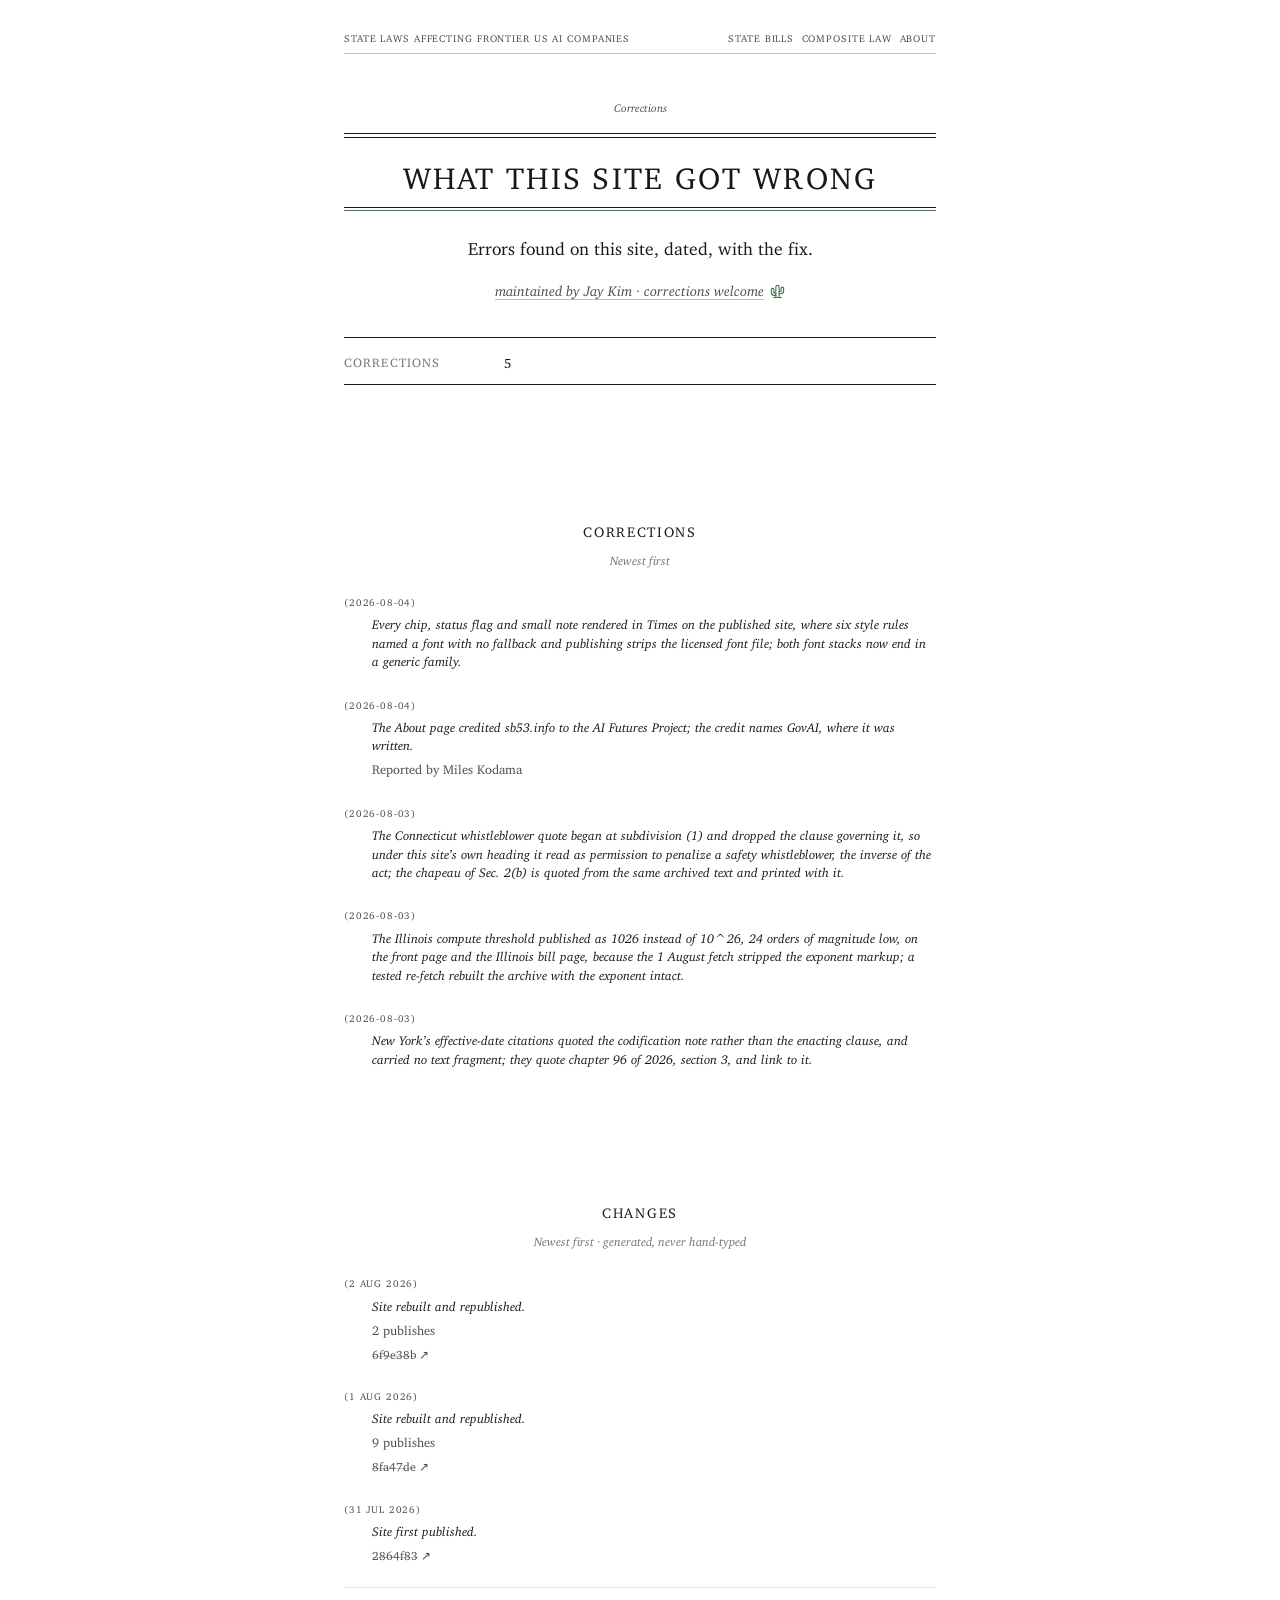
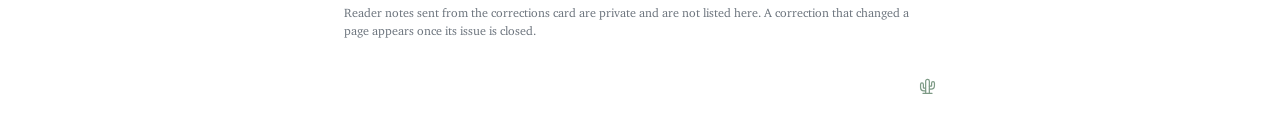
<file: corrections.html>
<!doctype html><html lang="en"><head><meta charset="utf-8">
<meta name="viewport" content="width=device-width, initial-scale=1">
<title>Corrections: State Laws Affecting Frontier US AI Companies</title>
<meta name="description" content="Errors found on this site, dated, with the fix.">
<link rel="icon" href="favicon.svg" type="image/svg+xml">
<link rel="alternate icon" href="favicon.ico" sizes="32x32">
<link rel="stylesheet" href="assets/site.css">
<link rel="stylesheet" href="assets/byline.css">
<link rel="stylesheet" href="assets/mobile.css">
<!-- Generated by build/corrections.js from data/corrections.json, and below the
     corrections by build/changelog_render.js from data/changelog.json (which
     tools/gen_changelog.py writes from closed GitHub issues and the publish
     log; nothing in that half is typed by hand). Each correction entry carries
     the commit where its fix landed; the sha is not printed because the
     repository it names is not one a reader can open. Adding a correction is an
     edit to the data file and a rebuild. Not in the header nav (Jay's ruling):
     the links to this page are the byline card's and one line on about.html. -->
</head><body>

<div class="chrome">
  <div class="wordmark">State&nbsp;Laws Affecting Frontier&nbsp;US AI&nbsp;Companies</div>
  <nav>
    <a class="" href="index.html">State Bills</a>
    <a class="" href="composite.html">Composite Law</a>
    <a class="" href="about.html">About</a>
  </nav>
</div>

<div class="mast">
  <div>
    <div class="eyebrow">Corrections</div>
    <h1>What this site got wrong</h1>
    <div class="dek">Errors found on this site, dated, with the fix.</div>
    <div class="byline" id="fb-byline">
  <button class="byline-t" id="fb-open" type="button">maintained by Jay Kim &middot; corrections welcome</button><svg class="cactus-i" viewBox="0 0 24 24" fill="none" stroke="currentColor" stroke-width="1.7" stroke-linecap="round" stroke-linejoin="round" aria-hidden="true" focusable="false"><path d="M9.4 21.6V4.6a2.6 2.6 0 0 1 5.2 0V21.6"/><path d="M9.4 18.2H7a4.8 4.8 0 0 1-4.8-4.8V9a2 2 0 0 1 4 0v4.4a.8.8 0 0 0 .8.8h1.8"/><path d="M14.6 15.6H17a4.8 4.8 0 0 0 4.8-4.8V7a2 2 0 0 0-4 0v3.8a.8.8 0 0 1-.8.8h-2.4"/><path d="M5.6 21.6h12.8"/></svg>
  <div class="byline-card">
    <div class="byline-who">Jay Kim</div>
    <p class="byline-ways"><a href="mailto:jay.ifp.automation@gmail.com">jay.ifp.automation@gmail.com</a><span class="sep">&middot;</span><a href="/corrections.html">What this site got wrong</a></p>
    <label class="byline-lab" for="fb-text">Or send a note from this page</label>
    <textarea id="fb-text" rows="3" placeholder="What is wrong, and where?"></textarea>
    <input id="fb-hp" type="text" tabindex="-1" autocomplete="off" aria-hidden="true">
    <button class="byline-send" id="fb-send" type="button">Send</button>
    <p class="byline-status" id="fb-status" role="status" aria-live="polite"></p>
  </div>
</div>
  </div>
  <dl class="meta">
    <dt>Corrections</dt><dd>5</dd>
  </dl>
</div>

<div class="strip">
  <div class="sec-label">
    <h2>Corrections</h2>
    <span>Newest first</span>
  </div>
  <div class="sum-row">
    <span class="chip eff">2026-08-04</span>
    <div class="sum-t">Every chip, status flag and small note rendered in Times on the published site, where six style rules named a font with no fallback and publishing strips the licensed font file; both font stacks now end in a generic family.</div>
  </div>
  <div class="sum-row">
    <span class="chip eff">2026-08-04</span>
    <div class="sum-t">The About page credited sb53.info to the AI Futures Project; the credit names GovAI, where it was written.<span class="sub">Reported by Miles Kodama</span></div>
  </div>
  <div class="sum-row">
    <span class="chip eff">2026-08-03</span>
    <div class="sum-t">The Connecticut whistleblower quote began at subdivision (1) and dropped the clause governing it, so under this site’s own heading it read as permission to penalize a safety whistleblower, the inverse of the act; the chapeau of Sec. 2(b) is quoted from the same archived text and printed with it.</div>
  </div>
  <div class="sum-row">
    <span class="chip eff">2026-08-03</span>
    <div class="sum-t">The Illinois compute threshold published as 1026 instead of 10^26, 24 orders of magnitude low, on the front page and the Illinois bill page, because the 1 August fetch stripped the exponent markup; a tested re-fetch rebuilt the archive with the exponent intact.</div>
  </div>
  <div class="sum-row">
    <span class="chip eff">2026-08-03</span>
    <div class="sum-t">New York’s effective-date citations quoted the codification note rather than the enacting clause, and carried no text fragment; they quote chapter 96 of 2026, section 3, and link to it.</div>
  </div>
</div>

<div class="strip">
  <div class="sec-label">
    <h2>Changes</h2>
    <span>Newest first &middot; generated, never hand-typed</span>
  </div>
  <div class="sum-row">
    <span class="chip eff">2 Aug 2026</span>
    <div class="sum-t">Site rebuilt and republished.<span class="sub">2 publishes</span></div>
    <a class="sum-l" href="https://github.com/JayIoAurelius/frontier-ai-state-laws/commit/6f9e38b"><u>6f9e38b</u> &#8599;</a>
  </div>
  <div class="sum-row">
    <span class="chip eff">1 Aug 2026</span>
    <div class="sum-t">Site rebuilt and republished.<span class="sub">9 publishes</span></div>
    <a class="sum-l" href="https://github.com/JayIoAurelius/frontier-ai-state-laws/commit/8fa47de"><u>8fa47de</u> &#8599;</a>
  </div>
  <div class="sum-row">
    <span class="chip eff">31 Jul 2026</span>
    <div class="sum-t">Site first published.</div>
    <a class="sum-l" href="https://github.com/JayIoAurelius/frontier-ai-state-laws/commit/2864f83"><u>2864f83</u> &#8599;</a>
  </div>
  <div class="strip-note">Reader notes sent from the corrections card are private and are not
  listed here. A correction that changed a page appears once its issue is closed.</div>
</div>

<div class="colophon"><svg class="cactus-c" viewBox="0 0 24 24" fill="none" stroke="currentColor" stroke-width="1.7" stroke-linecap="round" stroke-linejoin="round" aria-hidden="true" focusable="false"><path d="M9.4 21.6V4.6a2.6 2.6 0 0 1 5.2 0V21.6"/><path d="M9.4 18.2H7a4.8 4.8 0 0 1-4.8-4.8V9a2 2 0 0 1 4 0v4.4a.8.8 0 0 0 .8.8h1.8"/><path d="M14.6 15.6H17a4.8 4.8 0 0 0 4.8-4.8V7a2 2 0 0 0-4 0v3.8a.8.8 0 0 1-.8.8h-2.4"/><path d="M5.6 21.6h12.8"/></svg></div>
<script id="feedback">
(function () {
  var box = document.getElementById("fb-text");
  var send = document.getElementById("fb-send");
  var out = document.getElementById("fb-status");
  var hp = document.getElementById("fb-hp");
  if (!box || !send || !out || typeof fetch !== "function") return;
  var FAILED = 'Could not send. Please email <a href="mailto:jay.ifp.automation@gmail.com">jay.ifp.automation@gmail.com</a>.';
  send.addEventListener("click", function () {
    var comment = box.value.trim();
    if (!comment) { out.textContent = "Type a note first."; return; }
    send.disabled = true;
    out.textContent = "Sending\u2026";
    fetch("https://jayiomini.tail2094be.ts.net:8443/feedback", {
      method: "POST",
      headers: { "Content-Type": "application/json" },
      body: JSON.stringify({
        page: location.pathname,
        section: null,
        comment: comment,
        website: hp ? hp.value : ""
      })
    }).then(function (r) {
      return r.json().then(function (d) { return r.ok && d && d.ok === true; },
        function () { return false; });
    }).catch(function () {
      return false;
    }).then(function (accepted) {
      if (accepted) {
        box.value = "";
        out.textContent = "Sent \u2014 thank you.";
      } else {
        out.innerHTML = FAILED;
      }
      send.disabled = false;
    });
  });
})();
</script>
</body></html>
</file>
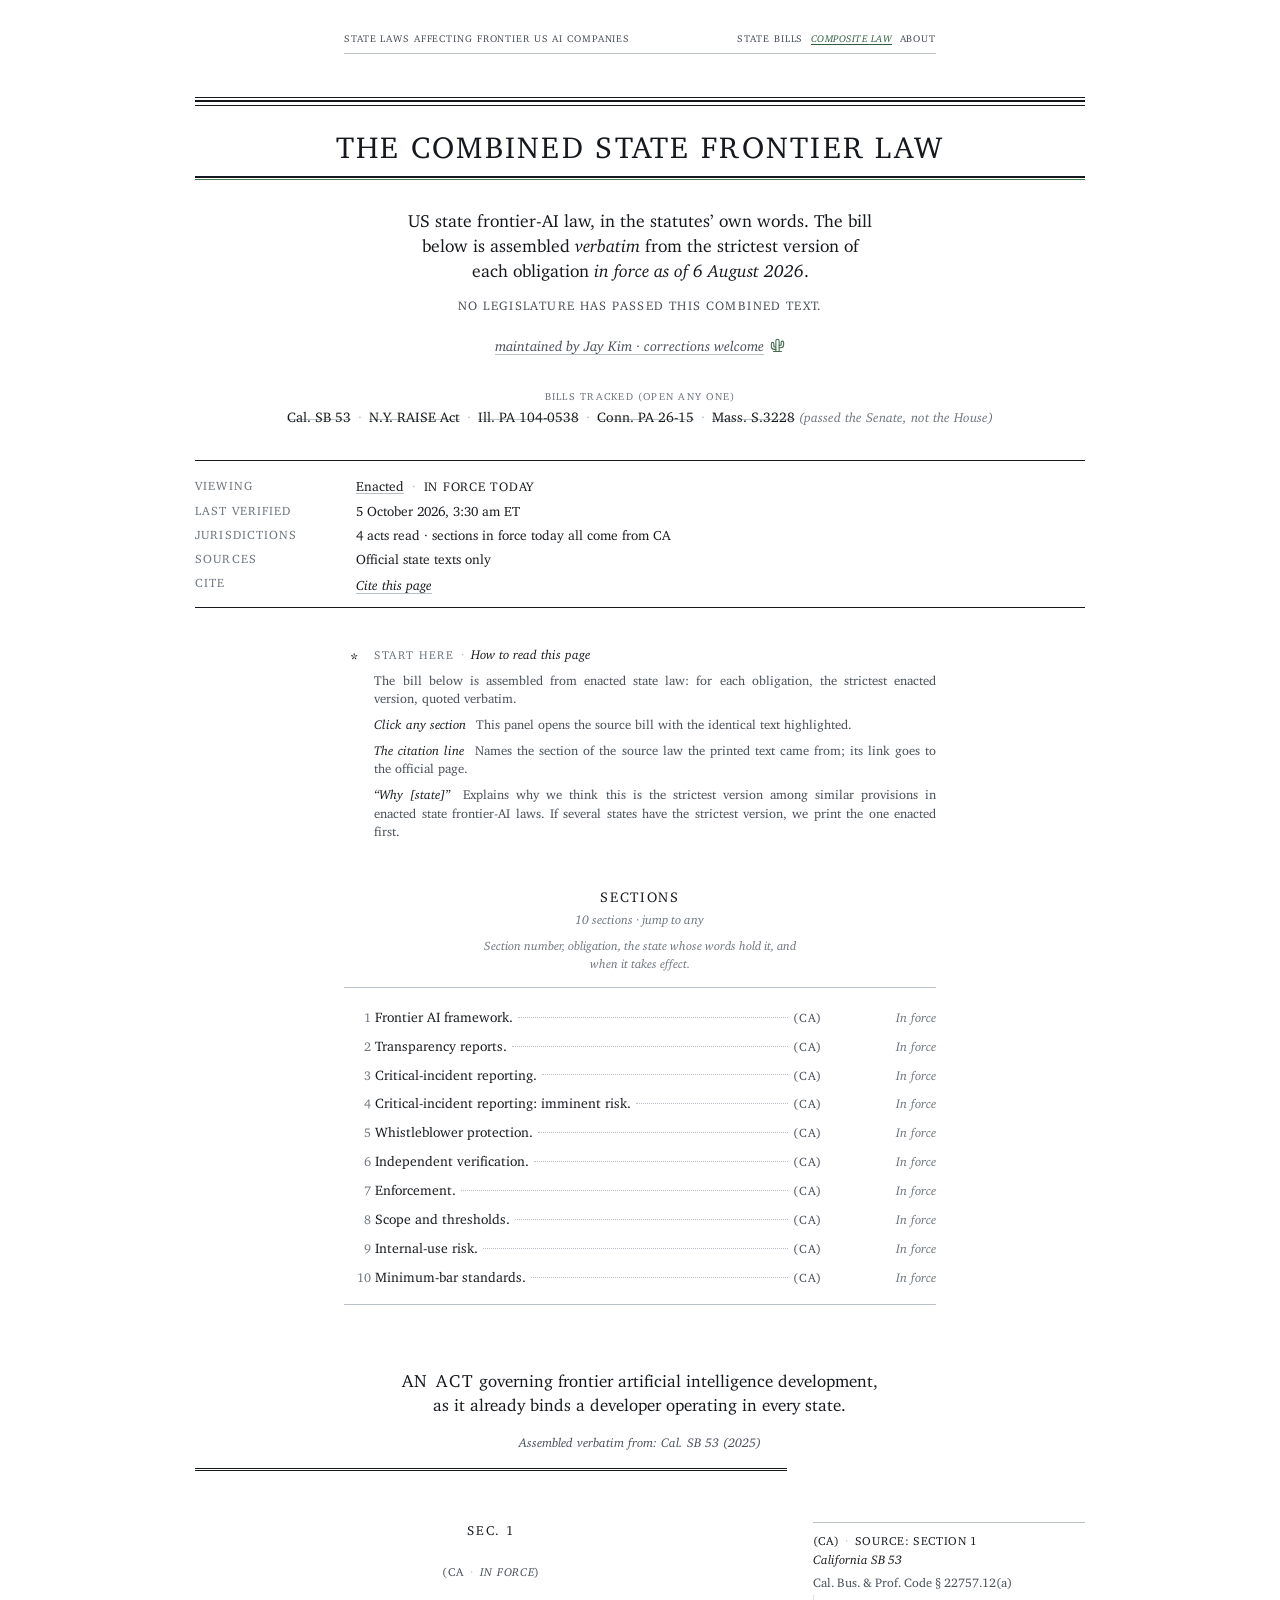
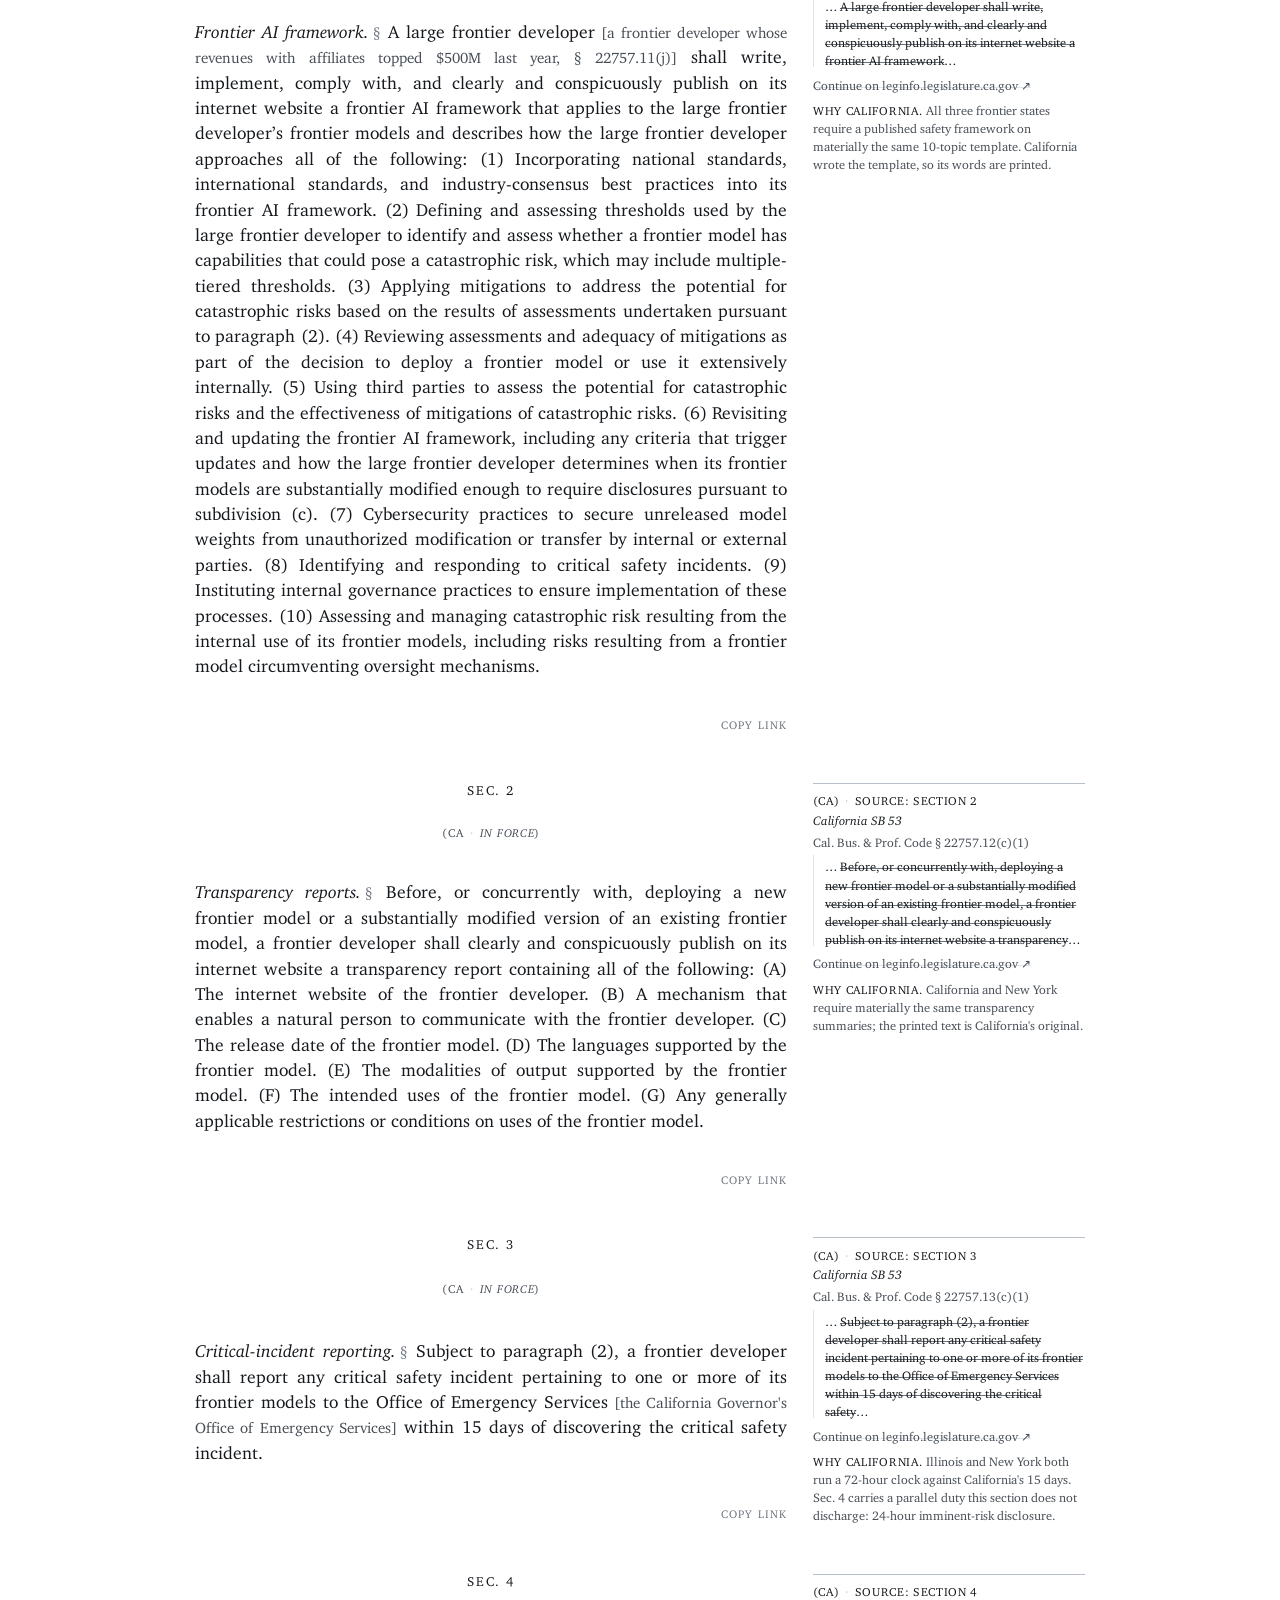
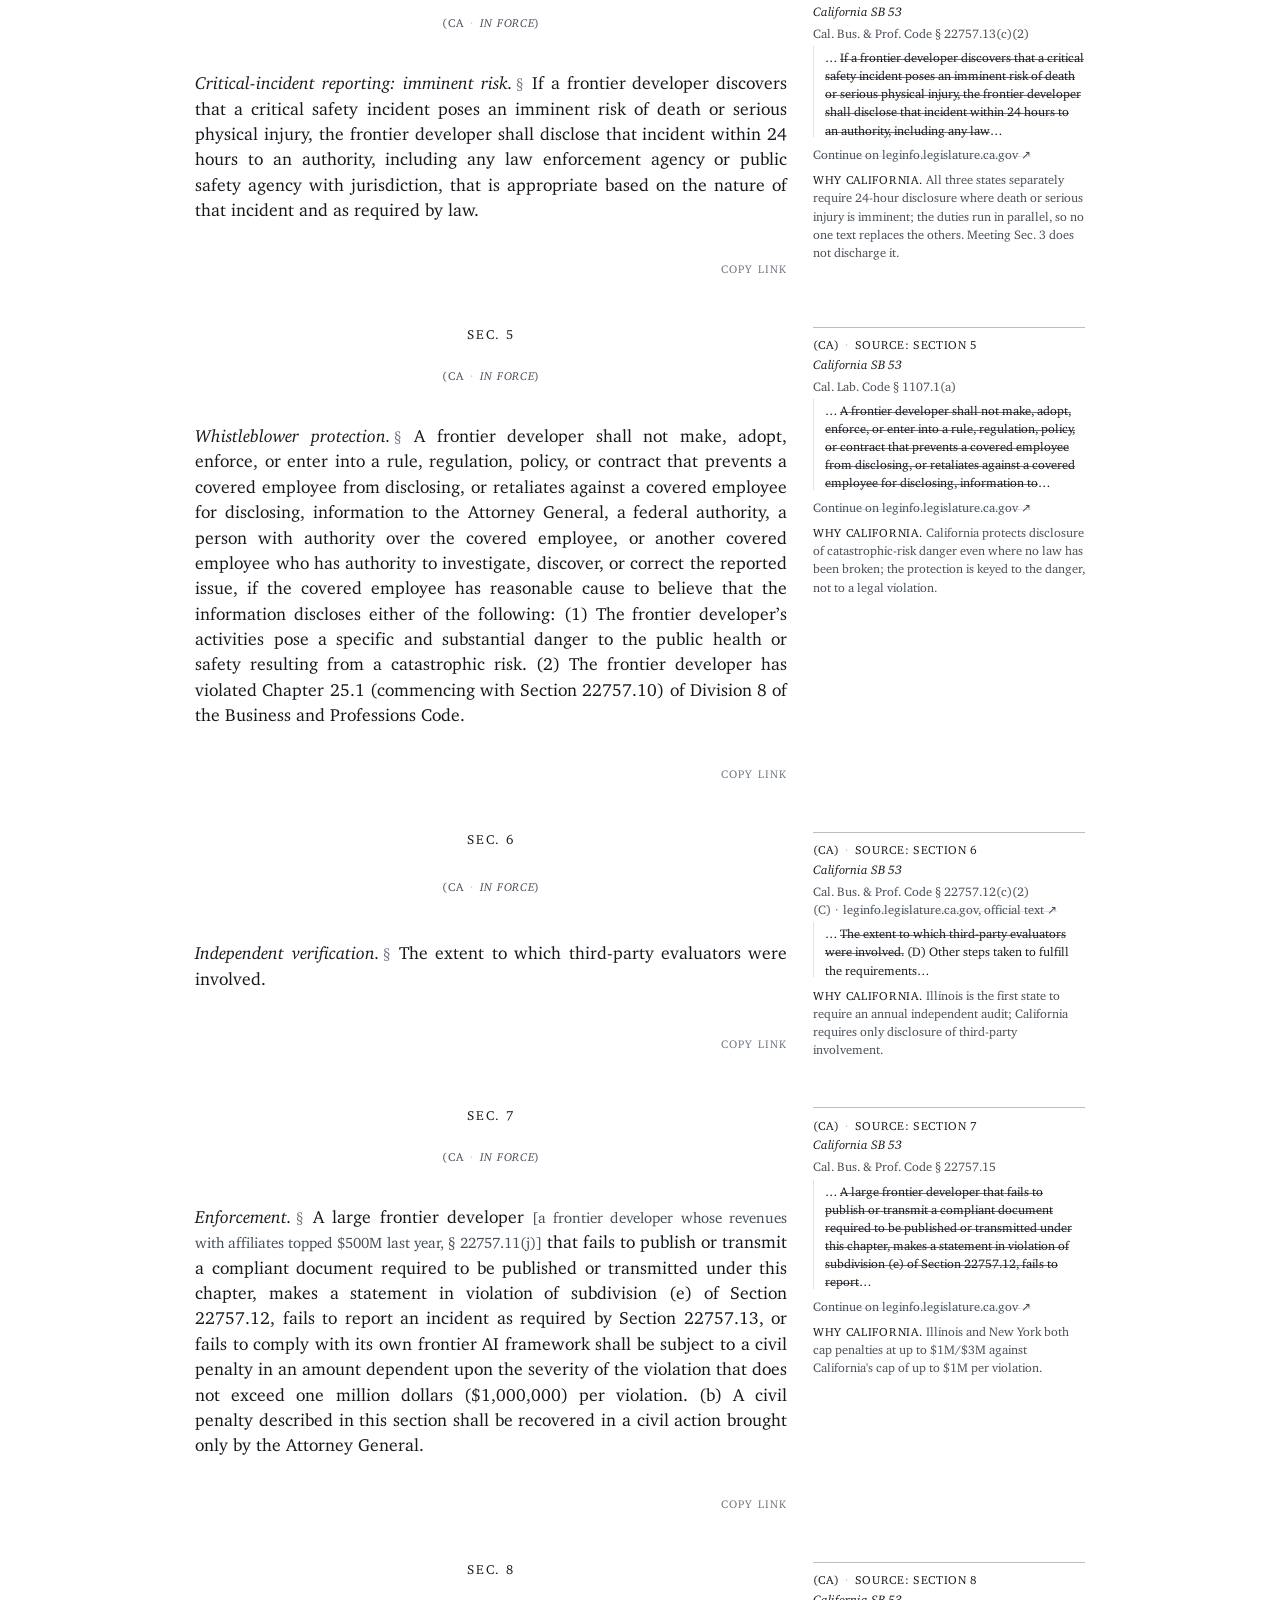
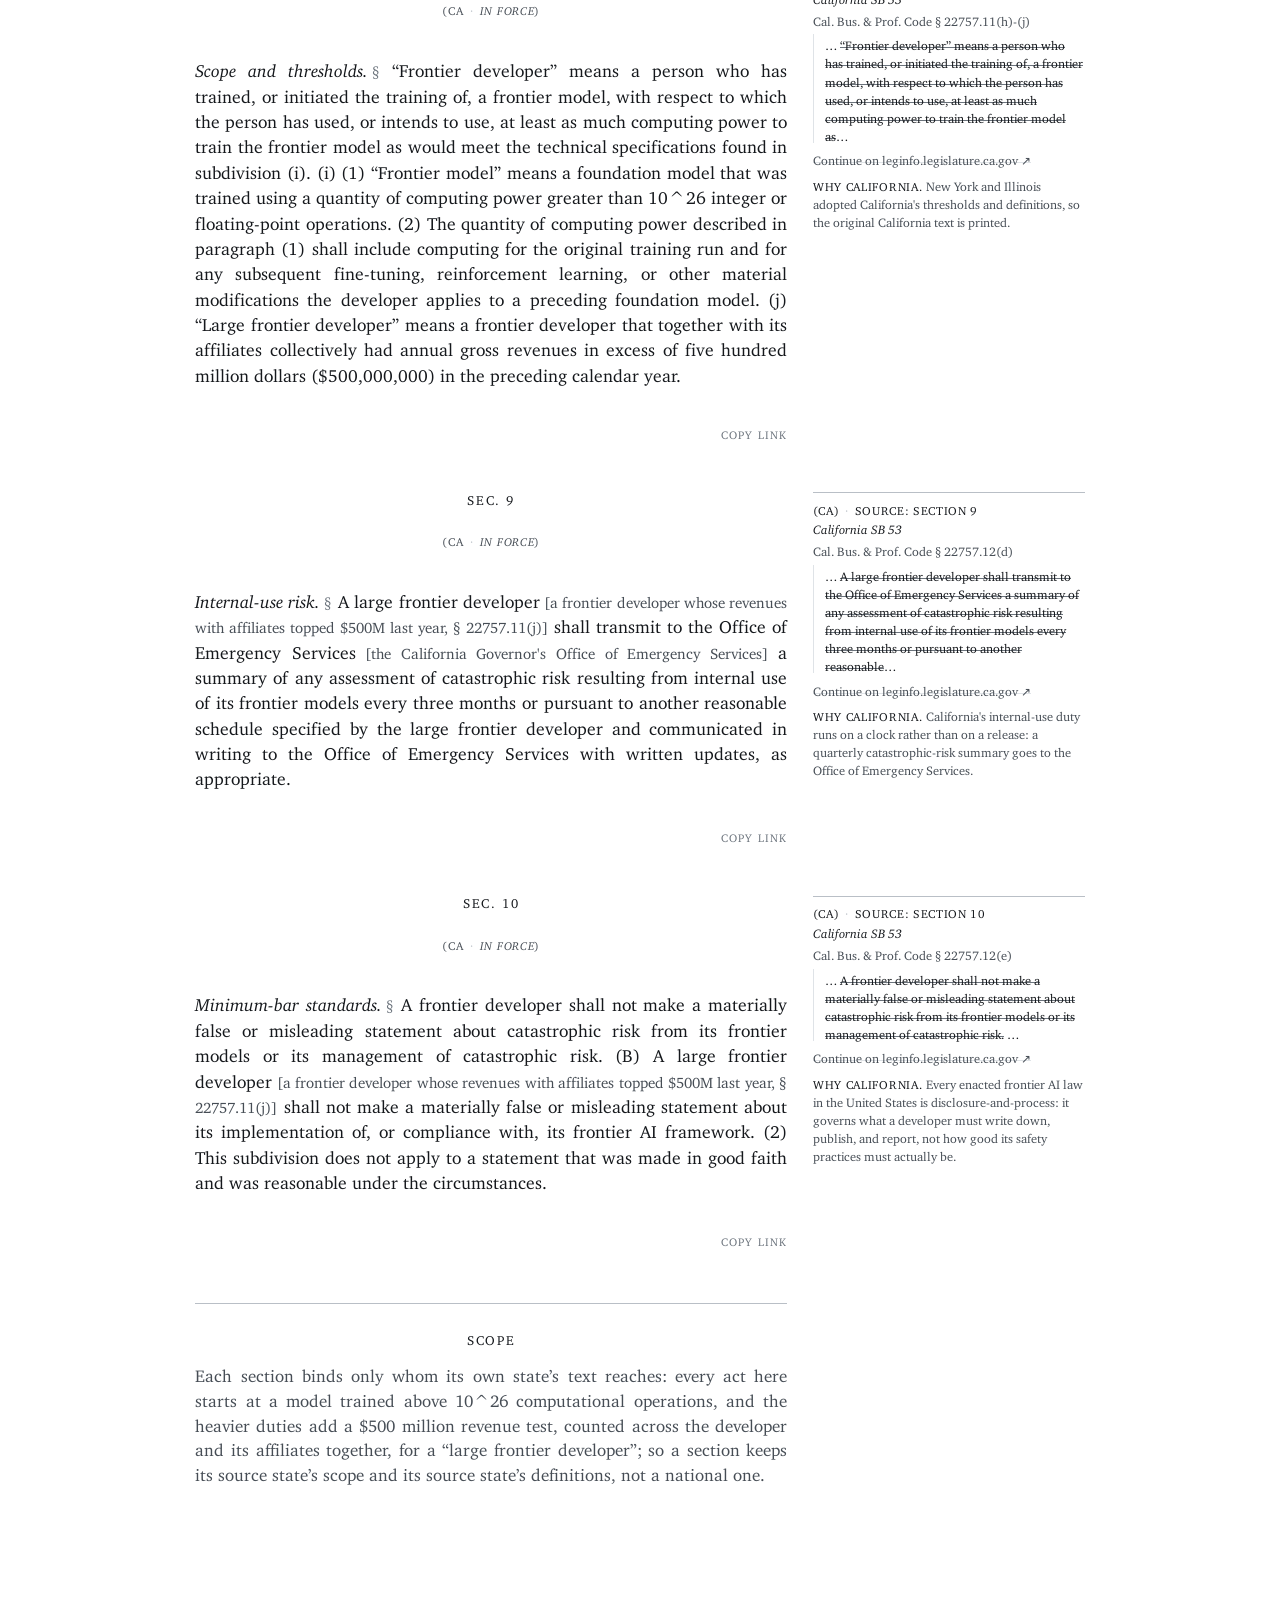
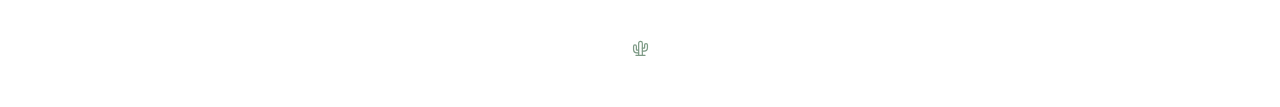
<file: in-force.html>
<!doctype html>
<html lang="en">
<head>
<meta charset="utf-8">
<meta name="viewport" content="width=device-width, initial-scale=1">
<title>The Combined State Frontier Law: in force today</title>
<meta name="description" content="The obligations of enacted US state frontier-AI law that are already in force, assembled verbatim: the strictest in-force version of each, with click-through to the identical text in the source bill.">
<meta property="og:title" content="The Combined State Frontier Law: in force today">
<meta property="og:description" content="The obligations of enacted US state frontier-AI law that are already in force, assembled verbatim, in the statutes' own words.">
<meta property="og:url" content="https://frontierstatelaw.com/in-force.html">
<meta property="og:image" content="https://frontierstatelaw.com/assets/og.png">
<meta name="twitter:card" content="summary_large_image">
<link rel="icon" href="favicon.svg" type="image/svg+xml">
<link rel="alternate icon" href="favicon.ico" sizes="32x32">
<link rel="stylesheet" href="assets/site.css">
<link rel="stylesheet" href="assets/card.css">
<link rel="stylesheet" href="assets/composite-patch.css">
<link rel="stylesheet" href="assets/byline.css">
<link rel="stylesheet" href="assets/mobile.css">
</head>
<body>
<div class="chrome">
  <div class="wordmark">State&nbsp;Laws Affecting Frontier&nbsp;US AI&nbsp;Companies</div>
  <nav>
    <a class="" href="index.html">State Bills</a>
    <a class="on" href="composite.html">Composite Law</a>
    <a class="" href="about.html">About</a>
  </nav>
</div>
<div class="mast">
  <div class="rule-dbl"></div>
  <h1>The Combined State Frontier Law</h1>
  <div class="rule-dbl thin"></div>
  <div class="dek">US state frontier-AI law, in the statutes’ own words. The bill below is assembled <b>verbatim</b> from the strictest version of each obligation <b>in force as of 6 August 2026</b>.</div>
  <div class="subdek notalaw">No legislature has passed this combined text.</div>
  <div class="byline" id="fb-byline">
  <button class="byline-t" id="fb-open" type="button">maintained by Jay Kim &middot; corrections welcome</button><svg class="cactus-i" viewBox="0 0 24 24" fill="none" stroke="currentColor" stroke-width="1.7" stroke-linecap="round" stroke-linejoin="round" aria-hidden="true" focusable="false"><path d="M9.4 21.6V4.6a2.6 2.6 0 0 1 5.2 0V21.6"/><path d="M9.4 18.2H7a4.8 4.8 0 0 1-4.8-4.8V9a2 2 0 0 1 4 0v4.4a.8.8 0 0 0 .8.8h1.8"/><path d="M14.6 15.6H17a4.8 4.8 0 0 0 4.8-4.8V7a2 2 0 0 0-4 0v3.8a.8.8 0 0 1-.8.8h-2.4"/><path d="M5.6 21.6h12.8"/></svg>
  <div class="byline-card">
    <div class="byline-who">Jay Kim</div>
    <p class="byline-ways"><a href="mailto:jay.ifp.automation@gmail.com">jay.ifp.automation@gmail.com</a><span class="sep">&middot;</span><a href="/corrections.html">What this site got wrong</a></p>
    <label class="byline-lab" for="fb-text">Or send a note from this page</label>
    <textarea id="fb-text" rows="3" placeholder="What is wrong, and where?"></textarea>
    <input id="fb-hp" type="text" tabindex="-1" autocomplete="off" aria-hidden="true">
    <button class="byline-send" id="fb-send" type="button">Send</button>
    <p class="byline-status" id="fb-status" role="status" aria-live="polite"></p>
  </div>
</div>
  <dl class="entries">
    <dt>Bills tracked (open any one)</dt>
    <dd class="row"><a href="states/ca.html">Cal. SB 53</a><span class="sep">·</span><a href="states/ny.html">N.Y. RAISE Act</a><span class="sep">·</span><a href="states/il.html">Ill. PA 104-0538</a><span class="sep">·</span><a href="states/ct.html">Conn. PA 26-15</a><span class="sep">·</span><span class="nowrap"><a class="soon" href="states/ma.html">Mass. S.3228</a>&nbsp;<span class="conf">(passed the Senate, not the House)</span></span></dd>
  </dl>
  <dl class="meta">
      <dt>Viewing</dt>
      <dd class="row"><a href="composite.html">Enacted</a><span class="sep">·</span><span class="here">In force today</span></dd>
    <dt>Last verified</dt><dd data-verified-stamp>1 August 2026</dd>
    <dt>Jurisdictions</dt><dd>4 acts read · sections in force today all come from CA</dd>
    <dt>Sources</dt><dd>Official state texts only</dd>
    <dt>Cite</dt><dd><details class="citeblk">
  <summary class="cite-t">Cite this page</summary>
  <div class="cite-body">
    <p class="cite-line" id="cite-line">Frontier State Law (frontierstatelaw.com), The Combined State Frontier Law: in force today, verified <span data-verified-stamp>1 August 2026</span><span data-accessed-stamp hidden></span>. https://frontierstatelaw.com/in-force.html</p>
    <button class="citecopy" type="button" data-copy-target="cite-line">Copy citation</button>
    <pre class="cite-bib" id="cite-bib">@misc{frontierstatelaw-composite-in-force,
  author  = {{Frontier State Law}},
  title   = {The Combined State Frontier Law: in force today},
  year    = {2026},
  url     = {https://frontierstatelaw.com/in-force.html},
  note    = {Verified <span data-verified-stamp>1 August 2026</span>},<span data-accessed-line hidden></span>
}</pre>
    <button class="citecopy" type="button" data-copy-target="cite-bib">Copy BibTeX</button>
  </div>
</details></dd>
  </dl>
</div>
<div class="split">
  <div class="left">
<div class="secrail" role="navigation" aria-label="Sections">
  <div class="sr-lab">Sections</div>
  <ol class="sr-list">
    <li><a href="#ca-frontier-ai-framework-publish"><span class="sr-n">Sec.&nbsp;1</span><span class="sr-t">Frontier AI framework.</span></a></li>
    <li><a href="#ca-transparency-report-baseline"><span class="sr-n">Sec.&nbsp;2</span><span class="sr-t">Transparency reports.</span></a></li>
    <li><a href="#ca-incident-reporting-15-days"><span class="sr-n">Sec.&nbsp;3</span><span class="sr-t">Critical-incident reporting.</span></a></li>
    <li><a href="#ca-incident-reporting-24-hours"><span class="sr-n">Sec.&nbsp;4</span><span class="sr-t">Critical-incident reporting: imminent risk.</span></a></li>
    <li><a href="#ca-whistleblower-core-protection"><span class="sr-n">Sec.&nbsp;5</span><span class="sr-t">Whistleblower protection.</span></a></li>
    <li><a href="#ca-third-party-involvement-disclosure"><span class="sr-n">Sec.&nbsp;6</span><span class="sr-t">Independent verification.</span></a></li>
    <li><a href="#ca-enforcement-penalty-ag-only"><span class="sr-n">Sec.&nbsp;7</span><span class="sr-t">Enforcement.</span></a></li>
    <li><a href="#ca-thresholds-compute-and-revenue"><span class="sr-n">Sec.&nbsp;8</span><span class="sr-t">Scope and thresholds.</span></a></li>
    <li><a href="#ca-internal-use-quarterly-summary"><span class="sr-n">Sec.&nbsp;9</span><span class="sr-t">Internal-use risk.</span></a></li>
    <li><a href="#ca-no-false-or-misleading-statements"><span class="sr-n">Sec.&nbsp;10</span><span class="sr-t">Minimum-bar standards.</span></a></li>
  </ol>
</div>

<div class="starnote">
  <span class="st-lab">Start here</span><span class="sep">·</span><span class="st-title">How to read this page</span>
  <p>The bill below is assembled from enacted state law: for each obligation, the strictest enacted version, quoted verbatim.</p>
  <p><span class="rin">Click any section</span> This panel opens the source bill with the identical text highlighted.</p>
  <p><span class="rin">The citation line</span> Names the section of the source law the printed text came from; its link goes to the official page.</p>
  <p><span class="rin">“Why [state]”</span> Explains why we think this is the strictest version among similar provisions in enacted state frontier-AI laws. If several states have the strictest version, we print the one enacted first.</p>
</div>

<div class="secindex">
  <div class="sec-label">
    <h2>Sections</h2>
    <span class="count">10 sections &middot; jump to any</span>
  </div>
  <p class="sxi-cap">Section number, obligation, the state whose words hold it, and when it takes effect.</p>
  <ol class="sxi">
      <li><a class="sxi-jump" href="#ca-frontier-ai-framework-publish"><span class="n">1</span><span class="t">Frontier AI framework.</span><span class="lead"></span><span class="h">(CA)</span><span class="e live">In force</span></a></li>
      <li><a class="sxi-jump" href="#ca-transparency-report-baseline"><span class="n">2</span><span class="t">Transparency reports.</span><span class="lead"></span><span class="h">(CA)</span><span class="e live">In force</span></a></li>
      <li><a class="sxi-jump" href="#ca-incident-reporting-15-days"><span class="n">3</span><span class="t">Critical-incident reporting.</span><span class="lead"></span><span class="h">(CA)</span><span class="e live">In force</span></a></li>
      <li><a class="sxi-jump" href="#ca-incident-reporting-24-hours"><span class="n">4</span><span class="t">Critical-incident reporting: imminent risk.</span><span class="lead"></span><span class="h">(CA)</span><span class="e live">In force</span></a></li>
      <li><a class="sxi-jump" href="#ca-whistleblower-core-protection"><span class="n">5</span><span class="t">Whistleblower protection.</span><span class="lead"></span><span class="h">(CA)</span><span class="e live">In force</span></a></li>
      <li><a class="sxi-jump" href="#ca-third-party-involvement-disclosure"><span class="n">6</span><span class="t">Independent verification.</span><span class="lead"></span><span class="h">(CA)</span><span class="e live">In force</span></a></li>
      <li><a class="sxi-jump" href="#ca-enforcement-penalty-ag-only"><span class="n">7</span><span class="t">Enforcement.</span><span class="lead"></span><span class="h">(CA)</span><span class="e live">In force</span></a></li>
      <li><a class="sxi-jump" href="#ca-thresholds-compute-and-revenue"><span class="n">8</span><span class="t">Scope and thresholds.</span><span class="lead"></span><span class="h">(CA)</span><span class="e live">In force</span></a></li>
      <li><a class="sxi-jump" href="#ca-internal-use-quarterly-summary"><span class="n">9</span><span class="t">Internal-use risk.</span><span class="lead"></span><span class="h">(CA)</span><span class="e live">In force</span></a></li>
      <li><a class="sxi-jump" href="#ca-no-false-or-misleading-statements"><span class="n">10</span><span class="t">Minimum-bar standards.</span><span class="lead"></span><span class="h">(CA)</span><span class="e live">In force</span></a></li>
  </ol>
</div>

<div class="bill-head">
  <div class="act"><span class="sc">AN ACT</span> governing frontier artificial intelligence development,<br>as it already binds a developer operating in every state.</div>
  <div class="assembled">Assembled verbatim from: Cal. SB 53 (2025)</div>
</div>
<div class="dbl"></div>

<div class="sec" id="ca-frontier-ai-framework-publish">
  <div class="secno">Sec.&nbsp;1</div>
  <div class="attrib">(CA<span class="sep">·</span><span class="live" title="No clause of SB 53 sets this date. A bill passed in California's 2025 regular session and enacted without an urgency clause takes effect the following January 1 under Cal. Const. art. IV, sec. 8(c), a general rule outside the act, so there is nothing in the archived text to cite.">In force</span>)</div>
  <div class="leg"><span class="rin">Frontier AI framework.</span><a class="anchorlink" href="#ca-frontier-ai-framework-publish" data-anchor="ca-frontier-ai-framework-publish" title="Copy a link to this section" aria-label="Copy a link to this section">§</a> <span data-verify="quote" data-source-file="lawmap_texts/ca/CA_SB53_BPC_22757.10-22757.16.txt">A large frontier developer<span class="gloss" data-verify="gloss"> [a frontier developer whose revenues with affiliates topped $500M last year, § 22757.11(j)]</span> shall write, implement, comply with, and clearly and conspicuously publish on its internet website a frontier AI framework that applies to the large frontier developer’s frontier models and describes how the large frontier developer approaches all of the following: (1) Incorporating national standards, international standards, and industry-consensus best practices into its frontier AI framework. (2) Defining and assessing thresholds used by the large frontier developer to identify and assess whether a frontier model has capabilities that could pose a catastrophic risk, which may include multiple-tiered thresholds. (3) Applying mitigations to address the potential for catastrophic risks based on the results of assessments undertaken pursuant to paragraph (2). (4) Reviewing assessments and adequacy of mitigations as part of the decision to deploy a frontier model or use it extensively internally. (5) Using third parties to assess the potential for catastrophic risks and the effectiveness of mitigations of catastrophic risks. (6) Revisiting and updating the frontier AI framework, including any criteria that trigger updates and how the large frontier developer determines when its frontier models are substantially modified enough to require disclosures pursuant to subdivision (c). (7) Cybersecurity practices to secure unreleased model weights from unauthorized modification or transfer by internal or external parties. (8) Identifying and responding to critical safety incidents. (9) Instituting internal governance practices to ensure implementation of these processes. (10) Assessing and managing catastrophic risk resulting from the internal use of its frontier models, including risks resulting from a frontier model circumventing oversight mechanisms.</span></div>
  <div class="seclink"><a class="copylink" href="#ca-frontier-ai-framework-publish" data-anchor="ca-frontier-ai-framework-publish" title="Copy a link to this section" aria-live="polite">Copy link</a></div>
  <aside class="sn" id="src-1">
    <div class="sn-lab">(CA)<span class="sep">·</span>Source: Section 1</div>
    <div class="sn-title">California SB 53</div>
    <p class="sn-cite">Cal. Bus. &amp; Prof. Code § 22757.12(a)</p>
    <p class="sn-src">… <span data-verify="quote" data-source-file="lawmap_texts/ca/CA_SB53_BPC_22757.10-22757.16.txt"><span class="hl">A large frontier developer shall write, implement, comply with, and clearly and conspicuously publish on its internet website a frontier AI framework</span></span>…</p>
    <p class="sn-more"><a href="https://leginfo.legislature.ca.gov/faces/billTextClient.xhtml?bill_id=202520260SB53#:~:text=%28a%29%20A%20large%20frontier%20developer%20shall">Continue on leginfo.legislature.ca.gov ↗</a></p>
    <div class="sn-why"><h3>Why California</h3><p>All three frontier states require a published safety framework on materially the same 10-topic template. California wrote the template, so its words are printed.</p></div>
  </aside>
</div>

<div class="sec" id="ca-transparency-report-baseline">
  <div class="secno">Sec.&nbsp;2</div>
  <div class="attrib">(CA<span class="sep">·</span><span class="live" title="No clause of SB 53 sets this date. A bill passed in California's 2025 regular session and enacted without an urgency clause takes effect the following January 1 under Cal. Const. art. IV, sec. 8(c), a general rule outside the act, so there is nothing in the archived text to cite.">In force</span>)</div>
  <div class="leg"><span class="rin">Transparency reports.</span><a class="anchorlink" href="#ca-transparency-report-baseline" data-anchor="ca-transparency-report-baseline" title="Copy a link to this section" aria-label="Copy a link to this section">§</a> <span data-verify="quote" data-source-file="lawmap_texts/ca/CA_SB53_BPC_22757.10-22757.16.txt">Before, or concurrently with, deploying a new frontier model or a substantially modified version of an existing frontier model, a frontier developer shall clearly and conspicuously publish on its internet website a transparency report containing all of the following: (A) The internet website of the frontier developer. (B) A mechanism that enables a natural person to communicate with the frontier developer. (C) The release date of the frontier model. (D) The languages supported by the frontier model. (E) The modalities of output supported by the frontier model. (F) The intended uses of the frontier model. (G) Any generally applicable restrictions or conditions on uses of the frontier model.</span></div>
  <div class="seclink"><a class="copylink" href="#ca-transparency-report-baseline" data-anchor="ca-transparency-report-baseline" title="Copy a link to this section" aria-live="polite">Copy link</a></div>
  <aside class="sn" id="src-2">
    <div class="sn-lab">(CA)<span class="sep">·</span>Source: Section 2</div>
    <div class="sn-title">California SB 53</div>
    <p class="sn-cite">Cal. Bus. &amp; Prof. Code § 22757.12(c)(1)</p>
    <p class="sn-src">… <span data-verify="quote" data-source-file="lawmap_texts/ca/CA_SB53_BPC_22757.10-22757.16.txt"><span class="hl">Before, or concurrently with, deploying a new frontier model or a substantially modified version of an existing frontier model, a frontier developer shall clearly and conspicuously publish on its internet website a transparency</span></span>…</p>
    <p class="sn-more"><a href="https://leginfo.legislature.ca.gov/faces/billTextClient.xhtml?bill_id=202520260SB53#:~:text=%28c%29%20%281%29%20Before%2C%20or">Continue on leginfo.legislature.ca.gov ↗</a></p>
    <div class="sn-why"><h3>Why California</h3><p>California and New York require materially the same transparency summaries; the printed text is California's original.</p></div>
  </aside>
</div>

<div class="sec" id="ca-incident-reporting-15-days">
  <div class="secno">Sec.&nbsp;3</div>
  <div class="attrib">(CA<span class="sep">·</span><span class="live" title="No clause of SB 53 sets this date. A bill passed in California's 2025 regular session and enacted without an urgency clause takes effect the following January 1 under Cal. Const. art. IV, sec. 8(c), a general rule outside the act, so there is nothing in the archived text to cite.">In force</span>)</div>
  <div class="leg"><span class="rin">Critical-incident reporting.</span><a class="anchorlink" href="#ca-incident-reporting-15-days" data-anchor="ca-incident-reporting-15-days" title="Copy a link to this section" aria-label="Copy a link to this section">§</a> <span data-verify="quote" data-source-file="lawmap_texts/ca/CA_SB53_BPC_22757.10-22757.16.txt">Subject to paragraph (2), a frontier developer shall report any critical safety incident pertaining to one or more of its frontier models to the Office of Emergency Services<span class="gloss" data-verify="gloss"> [the California Governor's Office of Emergency Services]</span> within 15 days of discovering the critical safety incident.</span></div>
  <div class="seclink"><a class="copylink" href="#ca-incident-reporting-15-days" data-anchor="ca-incident-reporting-15-days" title="Copy a link to this section" aria-live="polite">Copy link</a></div>
  <aside class="sn" id="src-3">
    <div class="sn-lab">(CA)<span class="sep">·</span>Source: Section 3</div>
    <div class="sn-title">California SB 53</div>
    <p class="sn-cite">Cal. Bus. &amp; Prof. Code § 22757.13(c)(1)</p>
    <p class="sn-src">… <span data-verify="quote" data-source-file="lawmap_texts/ca/CA_SB53_BPC_22757.10-22757.16.txt"><span class="hl">Subject to paragraph (2), a frontier developer shall report any critical safety incident pertaining to one or more of its frontier models to the Office of Emergency Services within 15 days of discovering the critical safety</span></span>…</p>
    <p class="sn-more"><a href="https://leginfo.legislature.ca.gov/faces/billTextClient.xhtml?bill_id=202520260SB53#:~:text=%28c%29%20%281%29%20Subject%20to">Continue on leginfo.legislature.ca.gov ↗</a></p>
    <div class="sn-why"><h3>Why California</h3><p>Illinois and New York both run a 72-hour clock against California's 15 days. Sec. 4 carries a parallel duty this section does not discharge: 24-hour imminent-risk disclosure.</p></div>
  </aside>
</div>

<div class="sec" id="ca-incident-reporting-24-hours">
  <div class="secno">Sec.&nbsp;4</div>
  <div class="attrib">(CA<span class="sep">·</span><span class="live" title="No clause of SB 53 sets this date. A bill passed in California's 2025 regular session and enacted without an urgency clause takes effect the following January 1 under Cal. Const. art. IV, sec. 8(c), a general rule outside the act, so there is nothing in the archived text to cite.">In force</span>)</div>
  <div class="leg"><span class="rin">Critical-incident reporting: imminent risk.</span><a class="anchorlink" href="#ca-incident-reporting-24-hours" data-anchor="ca-incident-reporting-24-hours" title="Copy a link to this section" aria-label="Copy a link to this section">§</a> <span data-verify="quote" data-source-file="lawmap_texts/ca/CA_SB53_BPC_22757.10-22757.16.txt">If a frontier developer discovers that a critical safety incident poses an imminent risk of death or serious physical injury, the frontier developer shall disclose that incident within 24 hours to an authority, including any law enforcement agency or public safety agency with jurisdiction, that is appropriate based on the nature of that incident and as required by law.</span></div>
  <div class="seclink"><a class="copylink" href="#ca-incident-reporting-24-hours" data-anchor="ca-incident-reporting-24-hours" title="Copy a link to this section" aria-live="polite">Copy link</a></div>
  <aside class="sn" id="src-4">
    <div class="sn-lab">(CA)<span class="sep">·</span>Source: Section 4</div>
    <div class="sn-title">California SB 53</div>
    <p class="sn-cite">Cal. Bus. &amp; Prof. Code § 22757.13(c)(2)</p>
    <p class="sn-src">… <span data-verify="quote" data-source-file="lawmap_texts/ca/CA_SB53_BPC_22757.10-22757.16.txt"><span class="hl">If a frontier developer discovers that a critical safety incident poses an imminent risk of death or serious physical injury, the frontier developer shall disclose that incident within 24 hours to an authority, including any law</span></span>…</p>
    <p class="sn-more"><a href="https://leginfo.legislature.ca.gov/faces/billTextClient.xhtml?bill_id=202520260SB53#:~:text=%282%29%20If%20a%20frontier%20developer%20discovers">Continue on leginfo.legislature.ca.gov ↗</a></p>
    <div class="sn-why"><h3>Why California</h3><p>All three states separately require 24-hour disclosure where death or serious injury is imminent; the duties run in parallel, so no one text replaces the others. Meeting Sec. 3 does not discharge it.</p></div>
  </aside>
</div>

<div class="sec" id="ca-whistleblower-core-protection">
  <div class="secno">Sec.&nbsp;5</div>
  <div class="attrib">(CA<span class="sep">·</span><span class="live" title="No clause of SB 53 sets this date. A bill passed in California's 2025 regular session and enacted without an urgency clause takes effect the following January 1 under Cal. Const. art. IV, sec. 8(c), a general rule outside the act, so there is nothing in the archived text to cite.">In force</span>)</div>
  <div class="leg"><span class="rin">Whistleblower protection.</span><a class="anchorlink" href="#ca-whistleblower-core-protection" data-anchor="ca-whistleblower-core-protection" title="Copy a link to this section" aria-label="Copy a link to this section">§</a> <span data-verify="quote" data-source-file="lawmap_texts/ca/CA_SB53_LaborCode_1107-1107.2.txt">A frontier developer shall not make, adopt, enforce, or enter into a rule, regulation, policy, or contract that prevents a covered employee from disclosing, or retaliates against a covered employee for disclosing, information to the Attorney General, a federal authority, a person with authority over the covered employee, or another covered employee who has authority to investigate, discover, or correct the reported issue, if the covered employee has reasonable cause to believe that the information discloses either of the following: (1) The frontier developer’s activities pose a specific and substantial danger to the public health or safety resulting from a catastrophic risk. (2) The frontier developer has violated Chapter 25.1 (commencing with Section 22757.10) of Division 8 of the Business and Professions Code.</span></div>
  <div class="seclink"><a class="copylink" href="#ca-whistleblower-core-protection" data-anchor="ca-whistleblower-core-protection" title="Copy a link to this section" aria-live="polite">Copy link</a></div>
  <aside class="sn" id="src-5">
    <div class="sn-lab">(CA)<span class="sep">·</span>Source: Section 5</div>
    <div class="sn-title">California SB 53</div>
    <p class="sn-cite">Cal. Lab. Code § 1107.1(a)</p>
    <p class="sn-src">… <span data-verify="quote" data-source-file="lawmap_texts/ca/CA_SB53_LaborCode_1107-1107.2.txt"><span class="hl">A frontier developer shall not make, adopt, enforce, or enter into a rule, regulation, policy, or contract that prevents a covered employee from disclosing, or retaliates against a covered employee for disclosing, information to</span></span>…</p>
    <p class="sn-more"><a href="https://leginfo.legislature.ca.gov/faces/billTextClient.xhtml?bill_id=202520260SB53#:~:text=%28a%29%20A%20frontier%20developer">Continue on leginfo.legislature.ca.gov ↗</a></p>
    <div class="sn-why"><h3>Why California</h3><p>California protects disclosure of catastrophic-risk danger even where no law has been broken; the protection is keyed to the danger, not to a legal violation.</p></div>
  </aside>
</div>

<div class="sec" id="ca-third-party-involvement-disclosure">
  <div class="secno">Sec.&nbsp;6</div>
  <div class="attrib">(CA<span class="sep">·</span><span class="live" title="No clause of SB 53 sets this date. A bill passed in California's 2025 regular session and enacted without an urgency clause takes effect the following January 1 under Cal. Const. art. IV, sec. 8(c), a general rule outside the act, so there is nothing in the archived text to cite.">In force</span>)</div>
  <div class="leg"><span class="rin">Independent verification.</span><a class="anchorlink" href="#ca-third-party-involvement-disclosure" data-anchor="ca-third-party-involvement-disclosure" title="Copy a link to this section" aria-label="Copy a link to this section">§</a> <span data-verify="quote" data-source-file="lawmap_texts/ca/CA_SB53_BPC_22757.10-22757.16.txt">The extent to which third-party evaluators were involved.</span></div>
  <div class="seclink"><a class="copylink" href="#ca-third-party-involvement-disclosure" data-anchor="ca-third-party-involvement-disclosure" title="Copy a link to this section" aria-live="polite">Copy link</a></div>
  <aside class="sn" id="src-6">
    <div class="sn-lab">(CA)<span class="sep">·</span>Source: Section 6</div>
    <div class="sn-title">California SB 53</div>
    <p class="sn-cite">Cal. Bus. &amp; Prof. Code § 22757.12(c)(2)(C)<span class="dot">·</span><a href="https://leginfo.legislature.ca.gov/faces/billTextClient.xhtml?bill_id=202520260SB53#:~:text=%28C%29%20The%20extent%20to">leginfo.legislature.ca.gov, official text ↗</a></p>
    <p class="sn-src">… <span data-verify="quote" data-source-file="lawmap_texts/ca/CA_SB53_BPC_22757.10-22757.16.txt"><span class="hl">The extent to which third-party evaluators were involved.</span> (D) Other steps taken to fulfill the requirements</span>…</p>
    <div class="sn-why"><h3>Why California</h3><p>Illinois is the first state to require an annual independent audit; California requires only disclosure of third-party involvement.</p></div>
  </aside>
</div>

<div class="sec" id="ca-enforcement-penalty-ag-only">
  <div class="secno">Sec.&nbsp;7</div>
  <div class="attrib">(CA<span class="sep">·</span><span class="live" title="No clause of SB 53 sets this date. A bill passed in California's 2025 regular session and enacted without an urgency clause takes effect the following January 1 under Cal. Const. art. IV, sec. 8(c), a general rule outside the act, so there is nothing in the archived text to cite.">In force</span>)</div>
  <div class="leg"><span class="rin">Enforcement.</span><a class="anchorlink" href="#ca-enforcement-penalty-ag-only" data-anchor="ca-enforcement-penalty-ag-only" title="Copy a link to this section" aria-label="Copy a link to this section">§</a> <span data-verify="quote" data-source-file="lawmap_texts/ca/CA_SB53_BPC_22757.10-22757.16.txt">A large frontier developer<span class="gloss" data-verify="gloss"> [a frontier developer whose revenues with affiliates topped $500M last year, § 22757.11(j)]</span> that fails to publish or transmit a compliant document required to be published or transmitted under this chapter, makes a statement in violation of subdivision (e) of Section 22757.12, fails to report an incident as required by Section 22757.13, or fails to comply with its own frontier AI framework shall be subject to a civil penalty in an amount dependent upon the severity of the violation that does not exceed one million dollars ($1,000,000) per violation. (b) A civil penalty described in this section shall be recovered in a civil action brought only by the Attorney General.</span></div>
  <div class="seclink"><a class="copylink" href="#ca-enforcement-penalty-ag-only" data-anchor="ca-enforcement-penalty-ag-only" title="Copy a link to this section" aria-live="polite">Copy link</a></div>
  <aside class="sn" id="src-7">
    <div class="sn-lab">(CA)<span class="sep">·</span>Source: Section 7</div>
    <div class="sn-title">California SB 53</div>
    <p class="sn-cite">Cal. Bus. &amp; Prof. Code § 22757.15</p>
    <p class="sn-src">… <span data-verify="quote" data-source-file="lawmap_texts/ca/CA_SB53_BPC_22757.10-22757.16.txt"><span class="hl">A large frontier developer that fails to publish or transmit a compliant document required to be published or transmitted under this chapter, makes a statement in violation of subdivision (e) of Section 22757.12, fails to report</span></span>…</p>
    <p class="sn-more"><a href="https://leginfo.legislature.ca.gov/faces/billTextClient.xhtml?bill_id=202520260SB53#:~:text=%28a%29%20A%20large%20frontier%20developer%20that">Continue on leginfo.legislature.ca.gov ↗</a></p>
    <div class="sn-why"><h3>Why California</h3><p>Illinois and New York both cap penalties at up to $1M/$3M against California's cap of up to $1M per violation.</p></div>
  </aside>
</div>

<div class="sec" id="ca-thresholds-compute-and-revenue">
  <div class="secno">Sec.&nbsp;8</div>
  <div class="attrib">(CA<span class="sep">·</span><span class="live" title="No clause of SB 53 sets this date. A bill passed in California's 2025 regular session and enacted without an urgency clause takes effect the following January 1 under Cal. Const. art. IV, sec. 8(c), a general rule outside the act, so there is nothing in the archived text to cite.">In force</span>)</div>
  <div class="leg"><span class="rin">Scope and thresholds.</span><a class="anchorlink" href="#ca-thresholds-compute-and-revenue" data-anchor="ca-thresholds-compute-and-revenue" title="Copy a link to this section" aria-label="Copy a link to this section">§</a> <span data-verify="quote" data-source-file="lawmap_texts/ca/CA_SB53_BPC_22757.10-22757.16.txt">“Frontier developer” means a person who has trained, or initiated the training of, a frontier model, with respect to which the person has used, or intends to use, at least as much computing power to train the frontier model as would meet the technical specifications found in subdivision (i). (i) (1) “Frontier model” means a foundation model that was trained using a quantity of computing power greater than 10^26 integer or floating-point operations. (2) The quantity of computing power described in paragraph (1) shall include computing for the original training run and for any subsequent fine-tuning, reinforcement learning, or other material modifications the developer applies to a preceding foundation model. (j) “Large frontier developer” means a frontier developer that together with its affiliates collectively had annual gross revenues in excess of five hundred million dollars ($500,000,000) in the preceding calendar year.</span></div>
  <div class="seclink"><a class="copylink" href="#ca-thresholds-compute-and-revenue" data-anchor="ca-thresholds-compute-and-revenue" title="Copy a link to this section" aria-live="polite">Copy link</a></div>
  <aside class="sn" id="src-8">
    <div class="sn-lab">(CA)<span class="sep">·</span>Source: Section 8</div>
    <div class="sn-title">California SB 53</div>
    <p class="sn-cite">Cal. Bus. &amp; Prof. Code § 22757.11(h)-(j)</p>
    <p class="sn-src">… <span data-verify="quote" data-source-file="lawmap_texts/ca/CA_SB53_BPC_22757.10-22757.16.txt"><span class="hl">“Frontier developer” means a person who has trained, or initiated the training of, a frontier model, with respect to which the person has used, or intends to use, at least as much computing power to train the frontier model as</span></span>…</p>
    <p class="sn-more"><a href="https://leginfo.legislature.ca.gov/faces/billTextClient.xhtml?bill_id=202520260SB53#:~:text=%28h%29%20%E2%80%9CFrontier%20developer%E2%80%9D%20means">Continue on leginfo.legislature.ca.gov ↗</a></p>
    <div class="sn-why"><h3>Why California</h3><p>New York and Illinois adopted California's thresholds and definitions, so the original California text is printed.</p></div>
  </aside>
</div>

<div class="sec" id="ca-internal-use-quarterly-summary">
  <div class="secno">Sec.&nbsp;9</div>
  <div class="attrib">(CA<span class="sep">·</span><span class="live" title="No clause of SB 53 sets this date. A bill passed in California's 2025 regular session and enacted without an urgency clause takes effect the following January 1 under Cal. Const. art. IV, sec. 8(c), a general rule outside the act, so there is nothing in the archived text to cite.">In force</span>)</div>
  <div class="leg"><span class="rin">Internal-use risk.</span><a class="anchorlink" href="#ca-internal-use-quarterly-summary" data-anchor="ca-internal-use-quarterly-summary" title="Copy a link to this section" aria-label="Copy a link to this section">§</a> <span data-verify="quote" data-source-file="lawmap_texts/ca/CA_SB53_BPC_22757.10-22757.16.txt">A large frontier developer<span class="gloss" data-verify="gloss"> [a frontier developer whose revenues with affiliates topped $500M last year, § 22757.11(j)]</span> shall transmit to the Office of Emergency Services<span class="gloss" data-verify="gloss"> [the California Governor's Office of Emergency Services]</span> a summary of any assessment of catastrophic risk resulting from internal use of its frontier models every three months or pursuant to another reasonable schedule specified by the large frontier developer and communicated in writing to the Office of Emergency Services with written updates, as appropriate.</span></div>
  <div class="seclink"><a class="copylink" href="#ca-internal-use-quarterly-summary" data-anchor="ca-internal-use-quarterly-summary" title="Copy a link to this section" aria-live="polite">Copy link</a></div>
  <aside class="sn" id="src-9">
    <div class="sn-lab">(CA)<span class="sep">·</span>Source: Section 9</div>
    <div class="sn-title">California SB 53</div>
    <p class="sn-cite">Cal. Bus. &amp; Prof. Code § 22757.12(d)</p>
    <p class="sn-src">… <span data-verify="quote" data-source-file="lawmap_texts/ca/CA_SB53_BPC_22757.10-22757.16.txt"><span class="hl">A large frontier developer shall transmit to the Office of Emergency Services a summary of any assessment of catastrophic risk resulting from internal use of its frontier models every three months or pursuant to another reasonable</span></span>…</p>
    <p class="sn-more"><a href="https://leginfo.legislature.ca.gov/faces/billTextClient.xhtml?bill_id=202520260SB53#:~:text=%28d%29%20A%20large%20frontier">Continue on leginfo.legislature.ca.gov ↗</a></p>
    <div class="sn-why"><h3>Why California</h3><p>California's internal-use duty runs on a clock rather than on a release: a quarterly catastrophic-risk summary goes to the Office of Emergency Services.</p></div>
  </aside>
</div>

<div class="sec" id="ca-no-false-or-misleading-statements">
  <div class="secno">Sec.&nbsp;10</div>
  <div class="attrib">(CA<span class="sep">·</span><span class="live" title="No clause of SB 53 sets this date. A bill passed in California's 2025 regular session and enacted without an urgency clause takes effect the following January 1 under Cal. Const. art. IV, sec. 8(c), a general rule outside the act, so there is nothing in the archived text to cite.">In force</span>)</div>
  <div class="leg"><span class="rin">Minimum-bar standards.</span><a class="anchorlink" href="#ca-no-false-or-misleading-statements" data-anchor="ca-no-false-or-misleading-statements" title="Copy a link to this section" aria-label="Copy a link to this section">§</a> <span data-verify="quote" data-source-file="lawmap_texts/ca/CA_SB53_BPC_22757.10-22757.16.txt">A frontier developer shall not make a materially false or misleading statement about catastrophic risk from its frontier models or its management of catastrophic risk. (B) A large frontier developer<span class="gloss" data-verify="gloss"> [a frontier developer whose revenues with affiliates topped $500M last year, § 22757.11(j)]</span> shall not make a materially false or misleading statement about its implementation of, or compliance with, its frontier AI framework. (2) This subdivision does not apply to a statement that was made in good faith and was reasonable under the circumstances.</span></div>
  <div class="seclink"><a class="copylink" href="#ca-no-false-or-misleading-statements" data-anchor="ca-no-false-or-misleading-statements" title="Copy a link to this section" aria-live="polite">Copy link</a></div>
  <aside class="sn" id="src-10">
    <div class="sn-lab">(CA)<span class="sep">·</span>Source: Section 10</div>
    <div class="sn-title">California SB 53</div>
    <p class="sn-cite">Cal. Bus. &amp; Prof. Code § 22757.12(e)</p>
    <p class="sn-src">… <span data-verify="quote" data-source-file="lawmap_texts/ca/CA_SB53_BPC_22757.10-22757.16.txt"><span class="hl">A frontier developer shall not make a materially false or misleading statement about catastrophic risk from its frontier models or its management of catastrophic risk.</span></span> …</p>
    <p class="sn-more"><a href="https://leginfo.legislature.ca.gov/faces/billTextClient.xhtml?bill_id=202520260SB53#:~:text=%28e%29%20%281%29%20%28A%29%20A">Continue on leginfo.legislature.ca.gov ↗</a></p>
    <div class="sn-why"><h3>Why California</h3><p>Every enacted frontier AI law in the United States is disclosure-and-process: it governs what a developer must write down, publish, and report, not how good its safety practices must actually be.</p></div>
  </aside>
</div>

<div class="contd">
  <div class="secno">Scope</div>
  <p>Each section binds only whom its own state’s text reaches: every act here starts at a model trained above 10^26 computational operations, and the heavier duties add a $500 million revenue test, counted across the developer and its affiliates together, for a “large frontier developer”; so a section keeps its source state’s scope and its source state’s definitions, not a national one.</p>
</div>
  </div>
  <!-- Below 900px this column is a bottom sheet (assets/mobile.css); the close
       button dismisses it and is display:none at desktop widths. -->
</div>
<div class="colophon"><svg class="cactus-c" viewBox="0 0 24 24" fill="none" stroke="currentColor" stroke-width="1.7" stroke-linecap="round" stroke-linejoin="round" aria-hidden="true" focusable="false"><path d="M9.4 21.6V4.6a2.6 2.6 0 0 1 5.2 0V21.6"/><path d="M9.4 18.2H7a4.8 4.8 0 0 1-4.8-4.8V9a2 2 0 0 1 4 0v4.4a.8.8 0 0 0 .8.8h1.8"/><path d="M14.6 15.6H17a4.8 4.8 0 0 0 4.8-4.8V7a2 2 0 0 0-4 0v3.8a.8.8 0 0 1-.8.8h-2.4"/><path d="M5.6 21.6h12.8"/></svg></div>
<script id="copylink">
(function () {
  if (!navigator.clipboard) return;
  var links = document.querySelectorAll("a[data-anchor], a[data-copy-url]");
  Array.prototype.forEach.call(links, function (a) {
    a.addEventListener("click", function (ev) {
      ev.preventDefault();
      ev.stopPropagation();
      var url = a.getAttribute("data-copy-url");
      if (!url) {
        url = location.href.split("#")[0] + "#" + a.getAttribute("data-anchor");
      }
      navigator.clipboard.writeText(url).then(function () {
        if (a.dataset.busy) return;
        a.dataset.busy = "1";
        var was = a.textContent;
        var swap = a.classList.contains("copylink");
        if (swap) a.textContent = "Copied";
        a.classList.add("copied");
        setTimeout(function () {
          if (swap) a.textContent = was;
          a.classList.remove("copied");
          delete a.dataset.busy;
        }, 1600);
      });
    });
  });
})();
</script>
<script id="feedback">
(function () {
  var box = document.getElementById("fb-text");
  var send = document.getElementById("fb-send");
  var out = document.getElementById("fb-status");
  var hp = document.getElementById("fb-hp");
  if (!box || !send || !out || typeof fetch !== "function") return;
  var FAILED = 'Could not send. Please email <a href="mailto:jay.ifp.automation@gmail.com">jay.ifp.automation@gmail.com</a>.';
  send.addEventListener("click", function () {
    var comment = box.value.trim();
    if (!comment) { out.textContent = "Type a note first."; return; }
    send.disabled = true;
    out.textContent = "Sending\u2026";
    fetch("https://jayiomini.tail2094be.ts.net:8443/feedback", {
      method: "POST",
      headers: { "Content-Type": "application/json" },
      body: JSON.stringify({
        page: location.pathname,
        section: null,
        comment: comment,
        website: hp ? hp.value : ""
      })
    }).then(function (r) {
      return r.json().then(function (d) { return r.ok && d && d.ok === true; },
        function () { return false; });
    }).catch(function () {
      return false;
    }).then(function (accepted) {
      if (accepted) {
        box.value = "";
        out.textContent = "Sent \u2014 thank you.";
      } else {
        out.innerHTML = FAILED;
      }
      send.disabled = false;
    });
  });
})();
</script>
<script id="verified">
(function () {
  var MONTHS = ["January", "February", "March", "April", "May", "June", "July",
    "August", "September", "October", "November", "December"];
  var ZONE = "America/New_York";
  function longDate(iso) {
    var m = /^(\d{4})-(\d{2})-(\d{2})$/.exec(iso || "");
    if (!m) return null;
    var mo = MONTHS[Number(m[2]) - 1];
    return mo ? Number(m[3]) + " " + mo + " " + m[1] : null;
  }
  function etParts(d, opts) {
    opts.timeZone = ZONE;
    var p = new Intl.DateTimeFormat("en-US", opts).formatToParts(d), g = {}, i;
    for (i = 0; i < p.length; i++) g[p[i].type] = p[i].value;
    return g;
  }
  function dated(iso) {
    try {
      var t = Date.parse(typeof iso === "string" ? iso : "");
      if (isNaN(t)) return null;
      var a = etParts(new Date(t), { year: "numeric", month: "long",
        day: "numeric", hour: "numeric", minute: "2-digit", hour12: true });
      if (!a.day || !a.month || !a.year || !a.hour || !a.minute || !a.dayPeriod)
        return null;
      return a.day + " " + a.month + " " + a.year + ", " + a.hour + ":"
        + a.minute + " " + a.dayPeriod.toLowerCase() + " ET";
    } catch (e) { return null; }
  }
  fetch("/verified.json", { cache: "no-store" })
    .then(function (r) { return r.ok ? r.json() : null; })
    .then(function (j) {
      if (!j) return;
      var d = longDate(j.last_verified);
      if (d) {
        var stamps = document.querySelectorAll("[data-verified-stamp]");
        var head = document.querySelectorAll("dd[data-verified-stamp], dd [data-verified-stamp]");
        var rel = dated(j.generated_at);
        for (var i = 0; i < stamps.length; i++)
          stamps[i].textContent =
            rel && [].indexOf.call(head, stamps[i]) >= 0 ? rel : d;
      }
      if (j.ma_status) {
        var chips = document.querySelectorAll("[data-ma-status]");
        for (var k = 0; k < chips.length; k++)
          chips[k].setAttribute("title", j.ma_status);
      }
    })
    .catch(function () {});
})();
</script>
<script id="cite">
(function () {
  var MONTHS = ["January", "February", "March", "April", "May", "June", "July",
    "August", "September", "October", "November", "December"];
  var now = new Date();
  var pad = function (n) { return (n < 10 ? "0" : "") + n; };
  var human = now.getDate() + " " + MONTHS[now.getMonth()] + " " + now.getFullYear();
  var iso = now.getFullYear() + "-" + pad(now.getMonth() + 1) + "-" + pad(now.getDate());
  var show = function (sel, value) {
    var all = document.querySelectorAll(sel);
    for (var i = 0; i < all.length; i++) {
      all[i].textContent = value;
      all[i].removeAttribute("hidden");
    }
  };
  show("[data-accessed-stamp]", ", accessed " + human);
  show("[data-accessed-line]", "\n  urldate = {" + iso + "},");

  if (!navigator.clipboard) return;
  var buttons = document.querySelectorAll("button[data-copy-target]");
  Array.prototype.forEach.call(buttons, function (b) {
    b.addEventListener("click", function () {
      var target = document.getElementById(b.getAttribute("data-copy-target"));
      if (!target) return;
      navigator.clipboard.writeText(target.textContent.trim()).then(function () {
        if (b.dataset.busy) return;
        b.dataset.busy = "1";
        var was = b.textContent;
        b.textContent = "Copied";
        setTimeout(function () { b.textContent = was; delete b.dataset.busy; }, 1600);
      });
    });
  });
})();
</script>
</body>
</html>
</file>
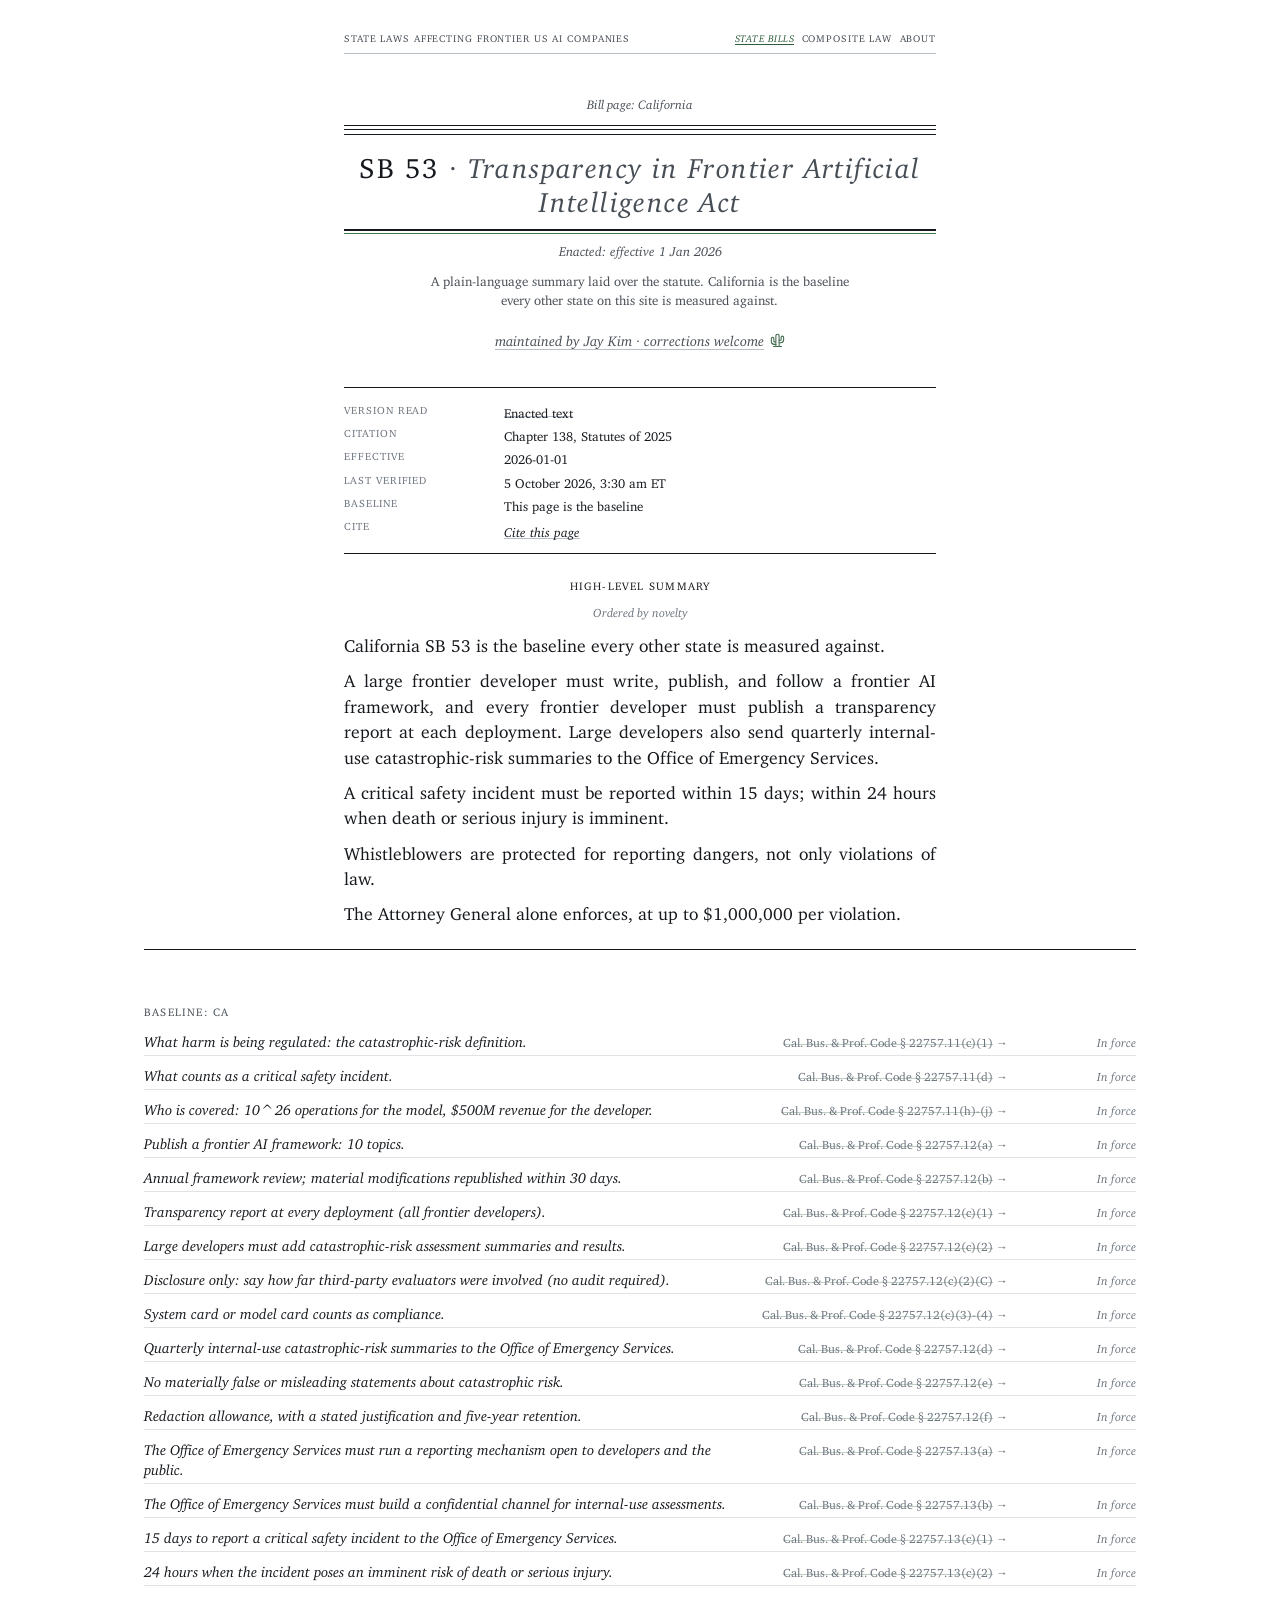
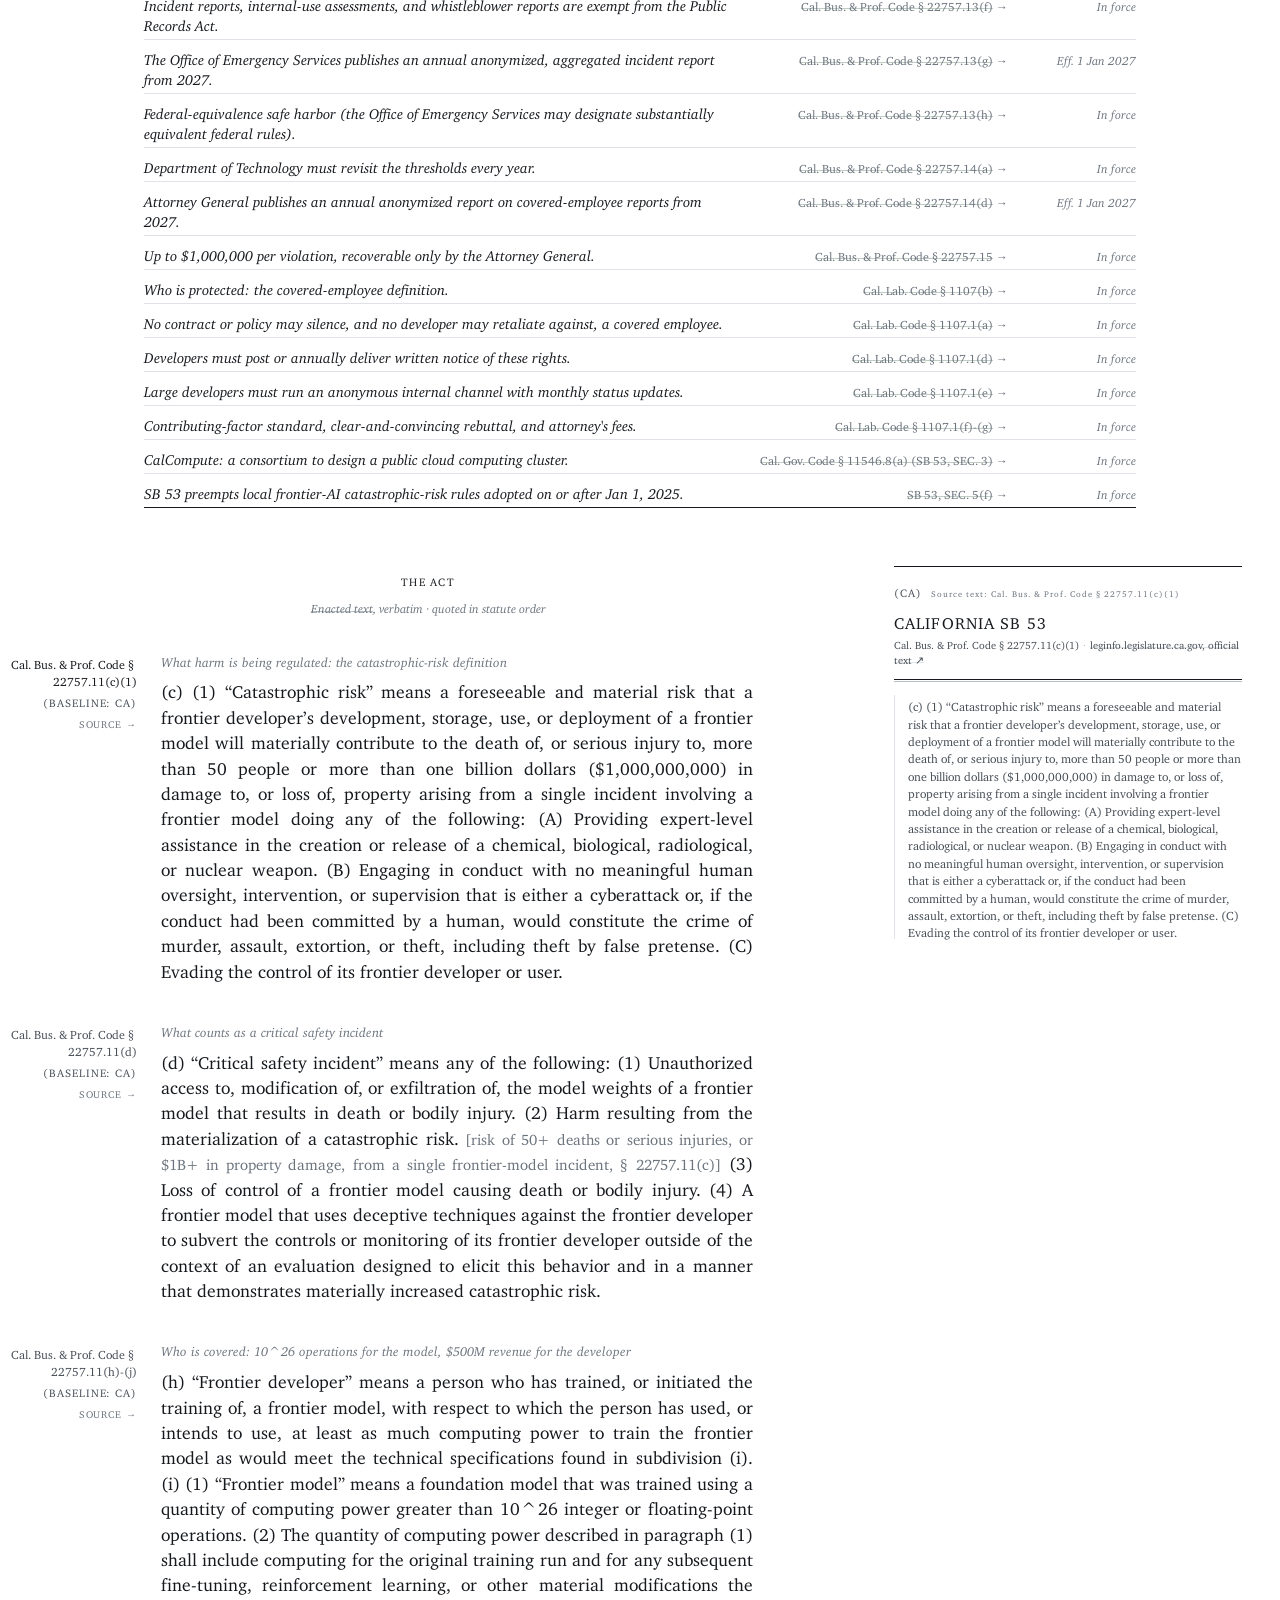
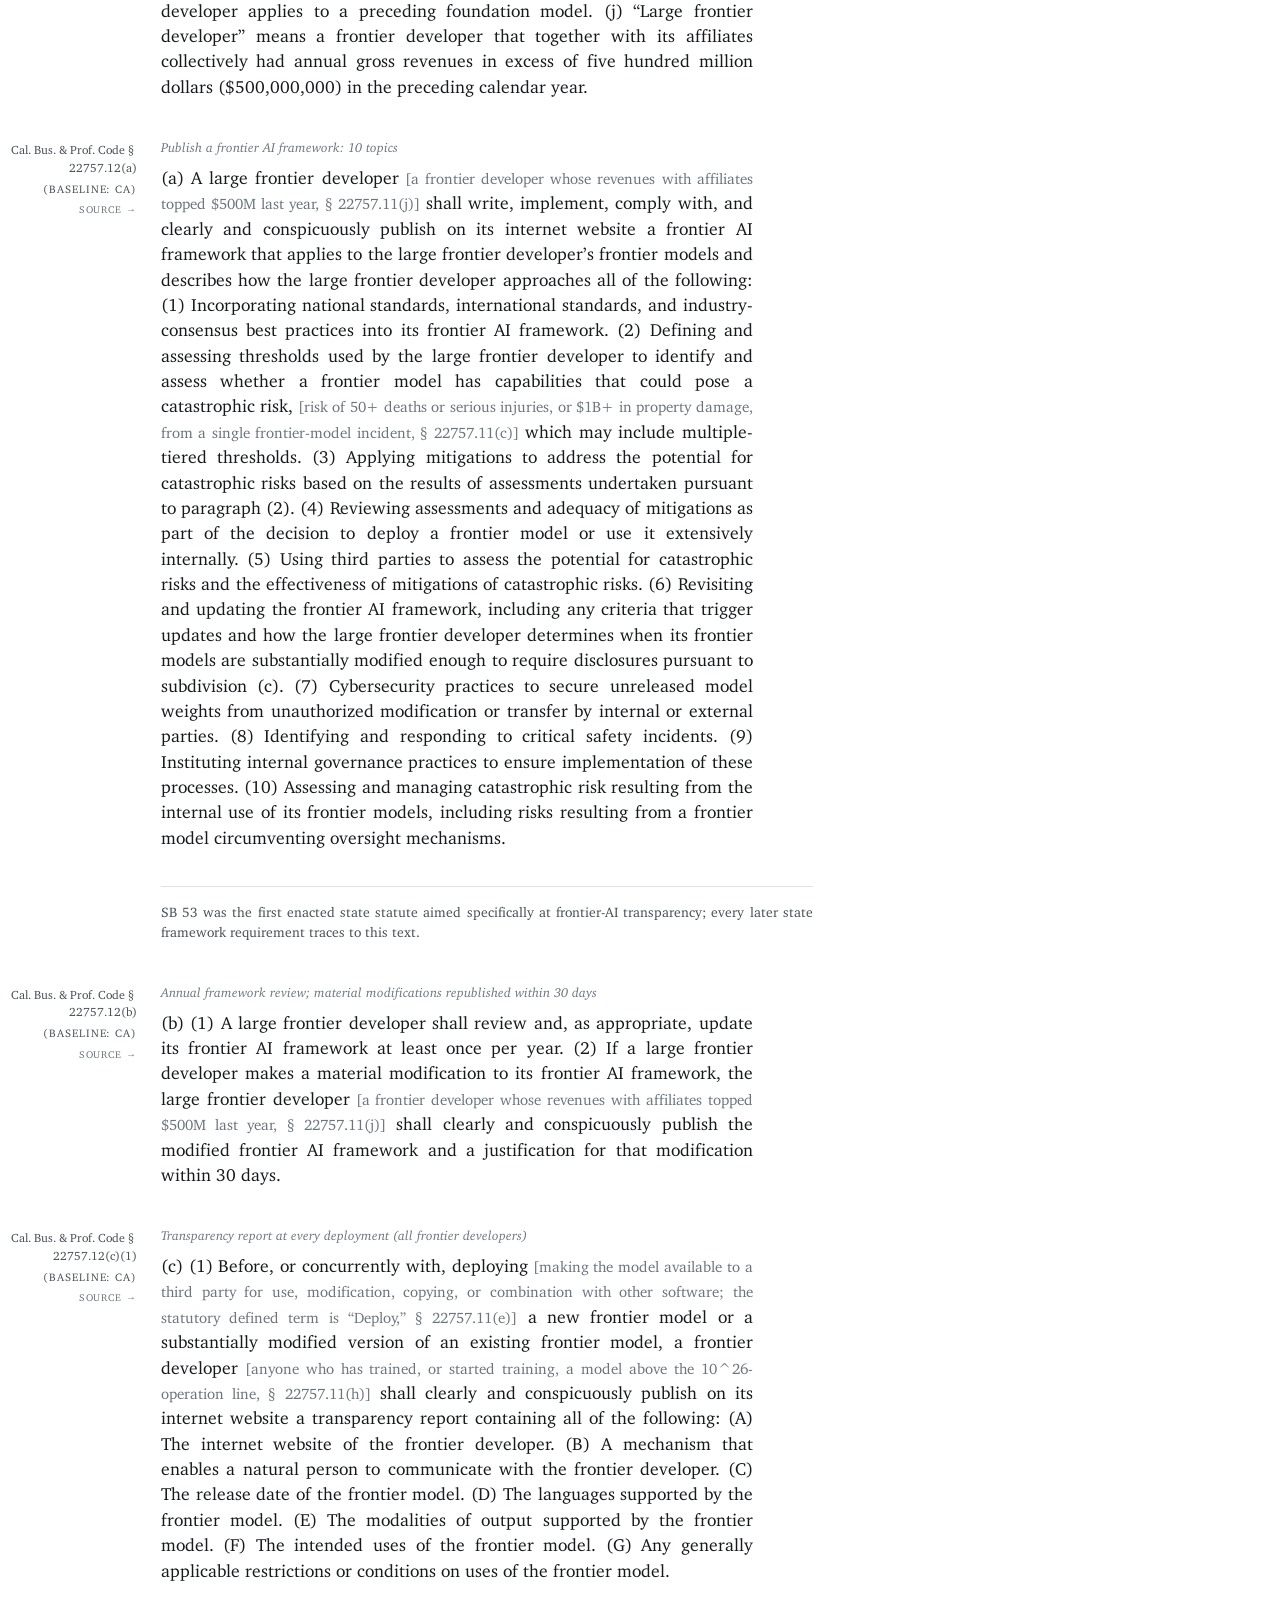
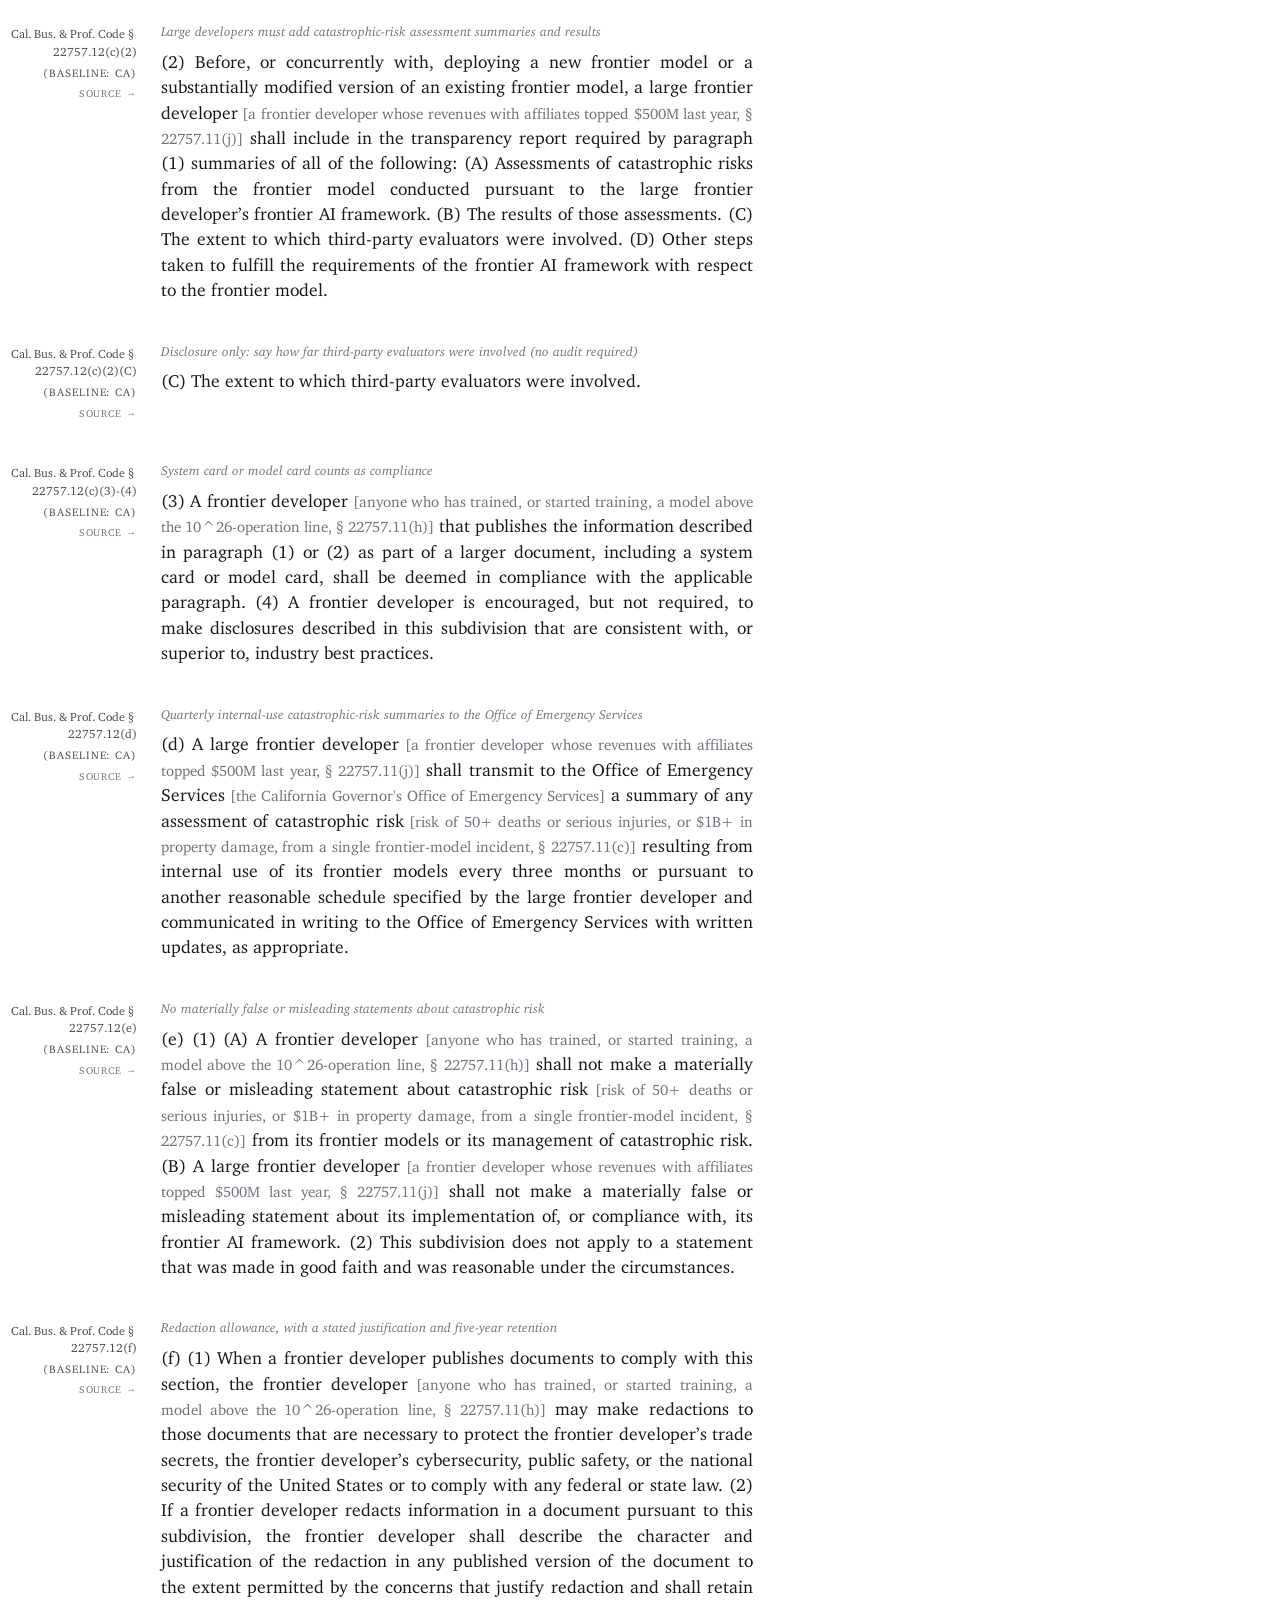
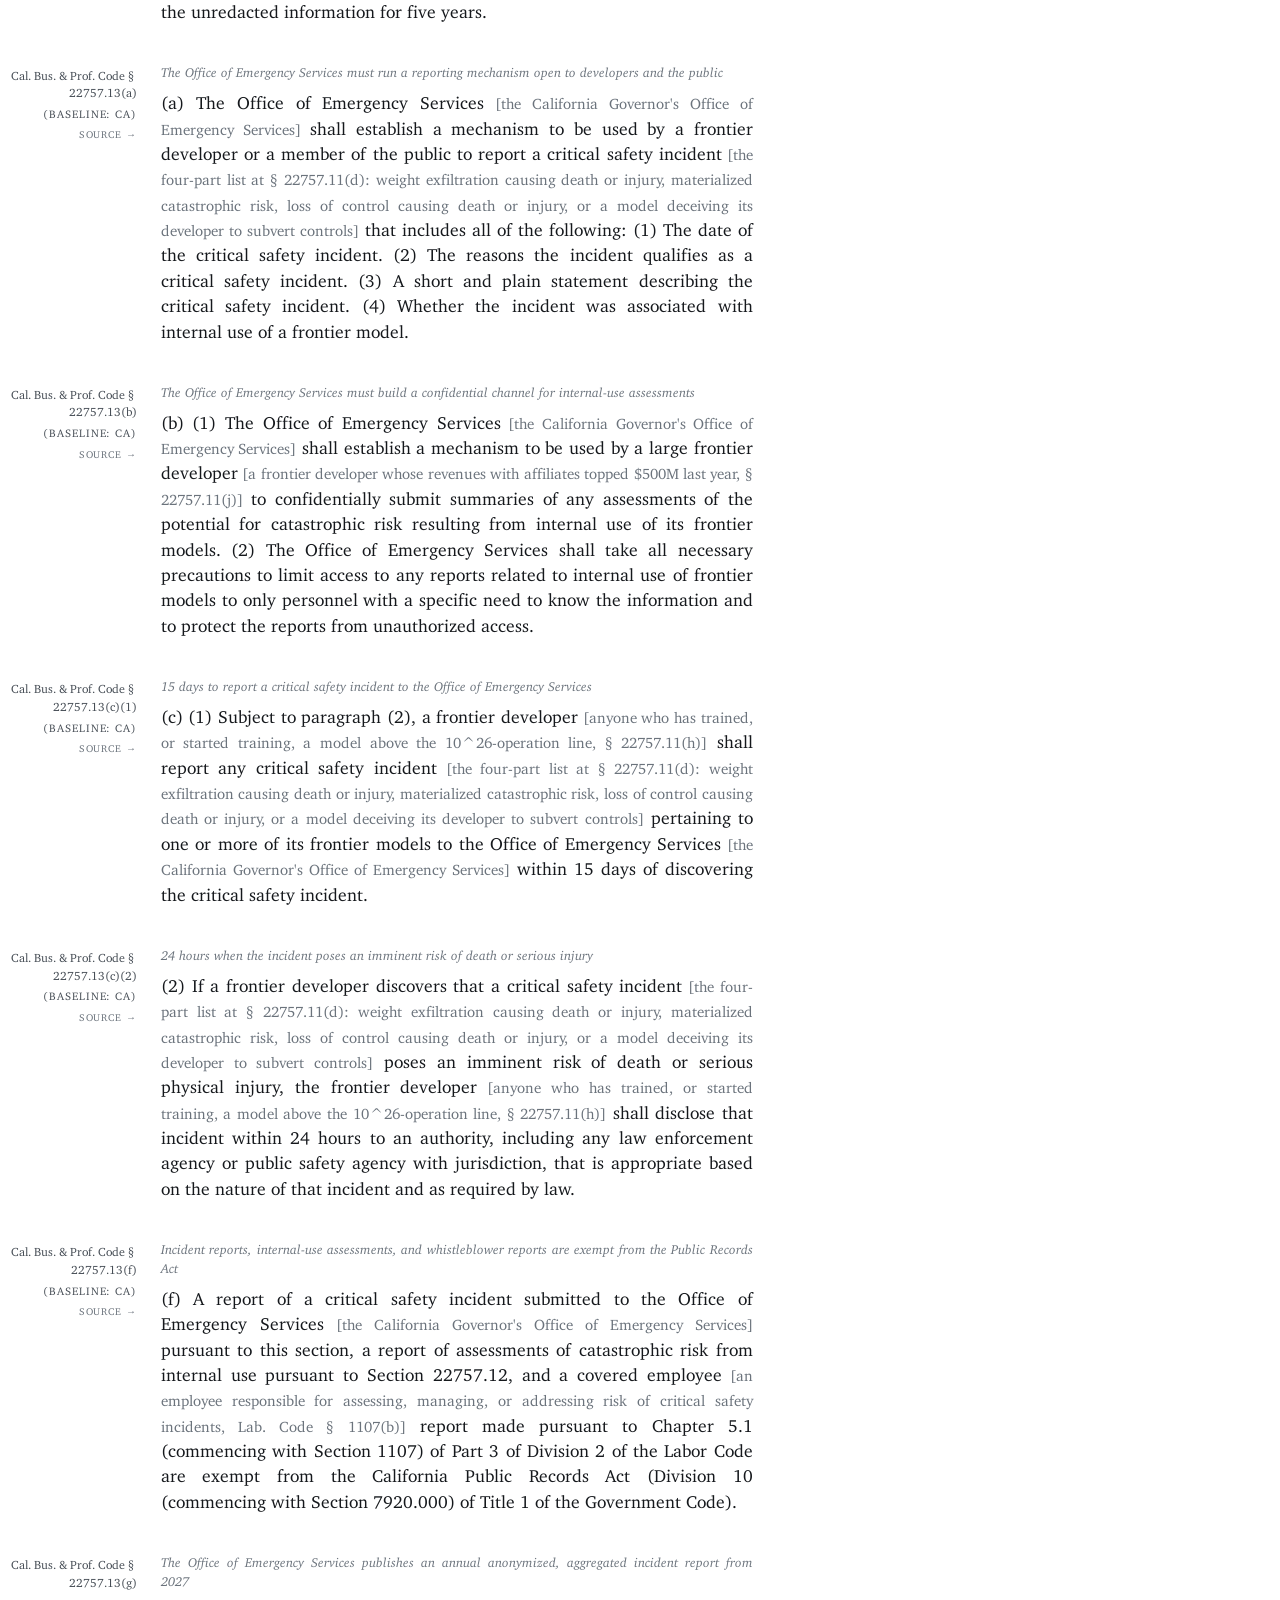
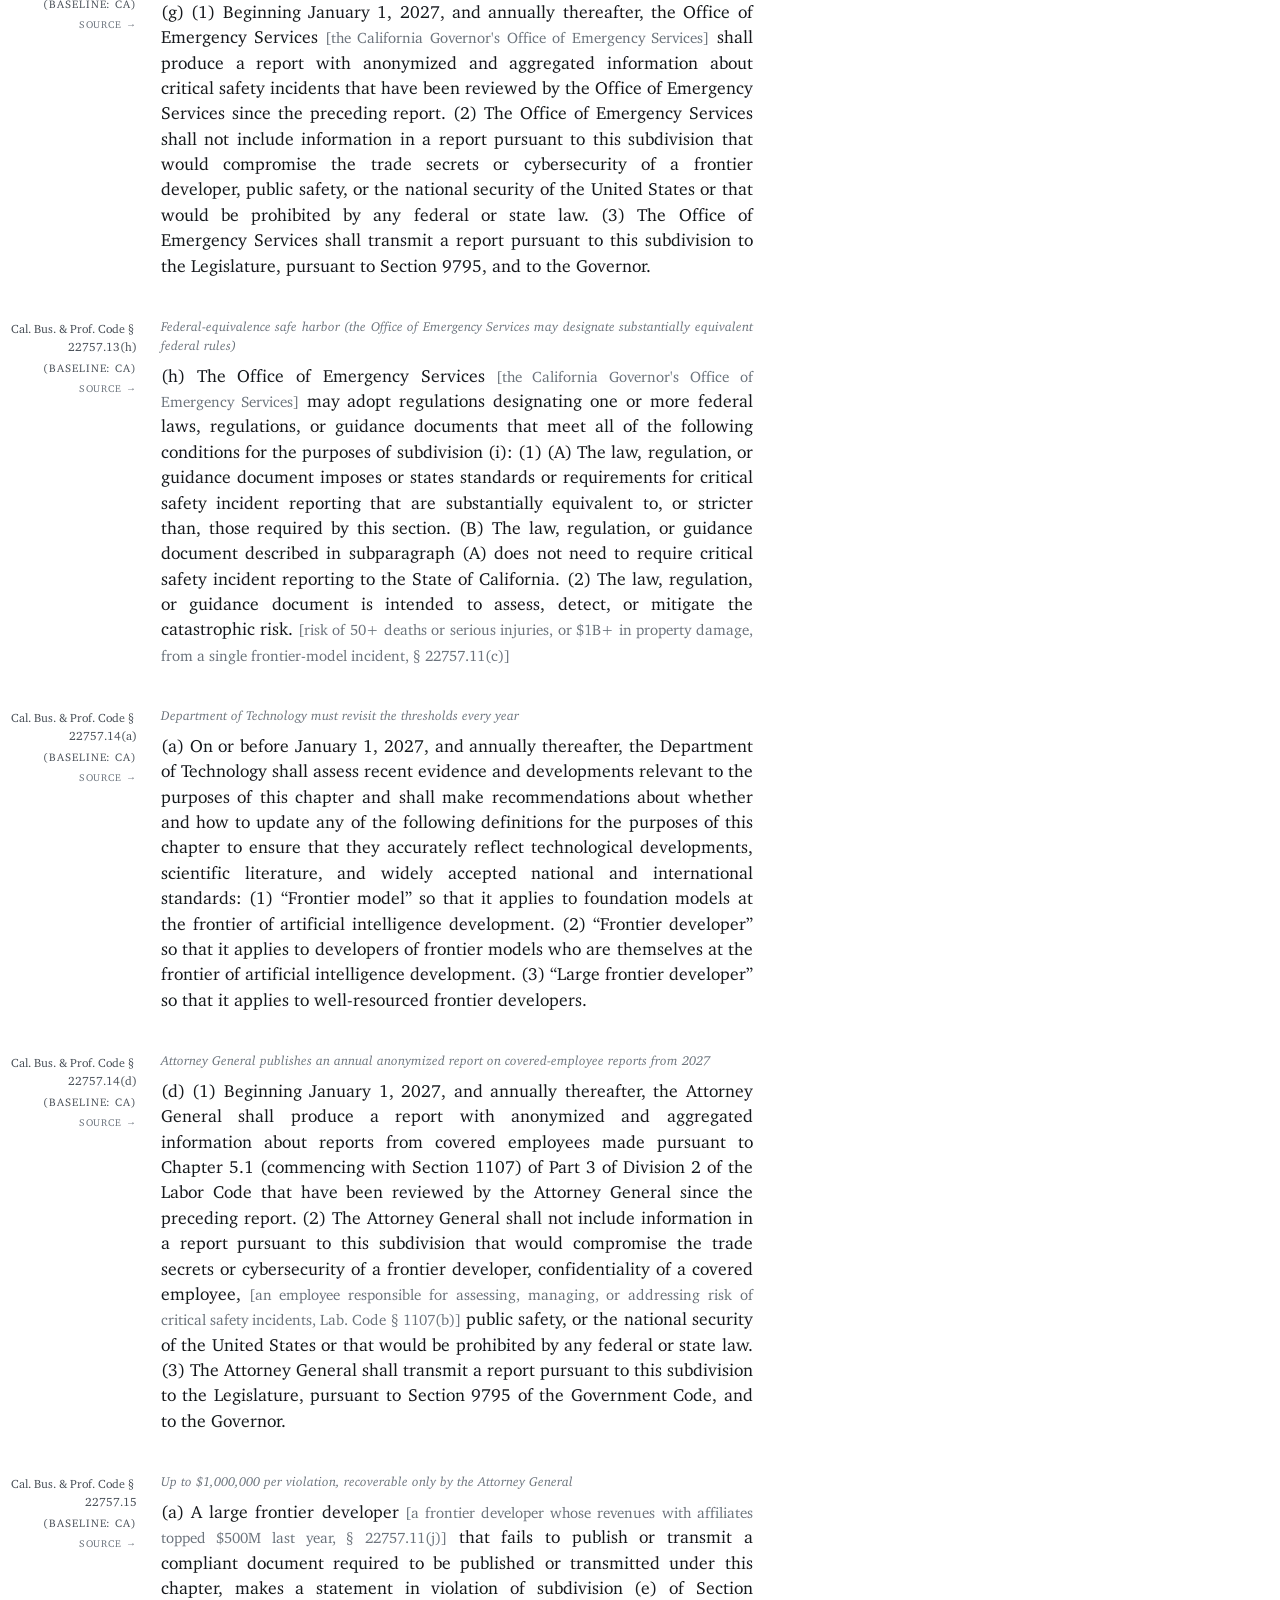
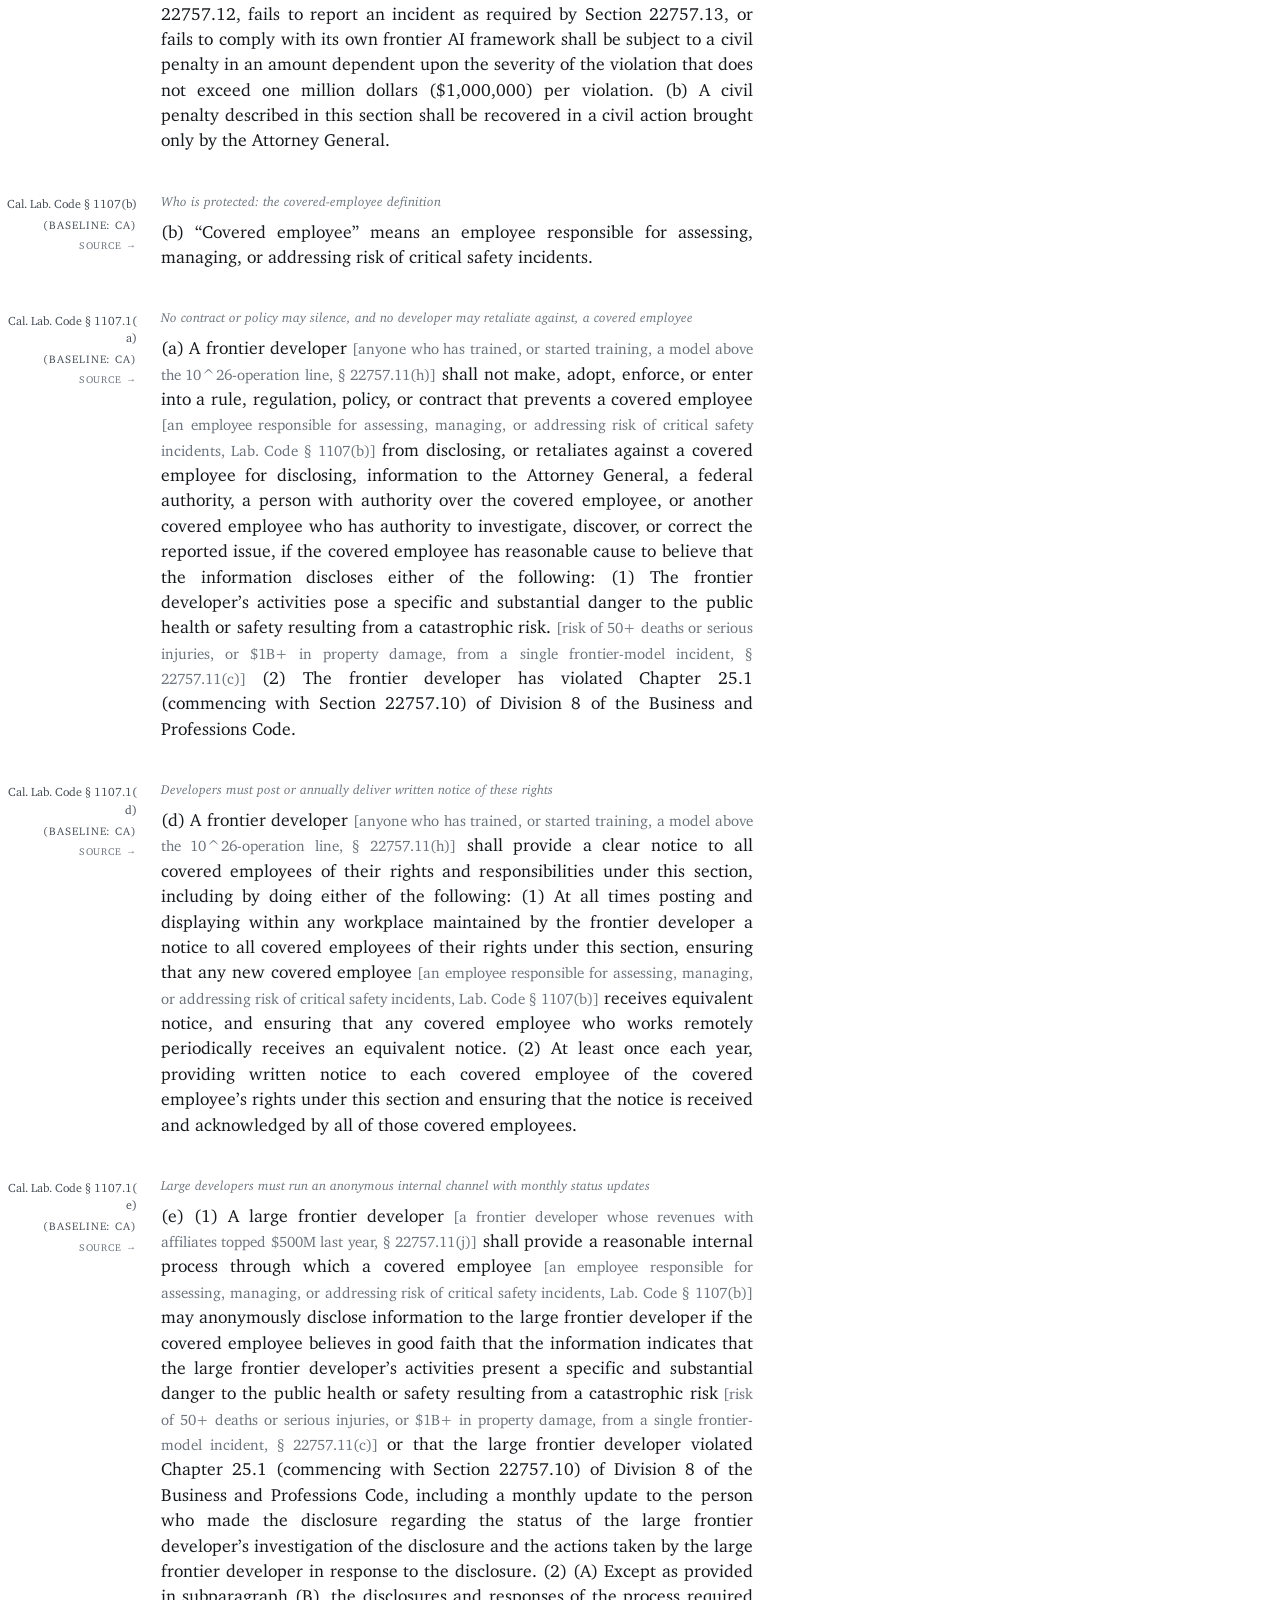
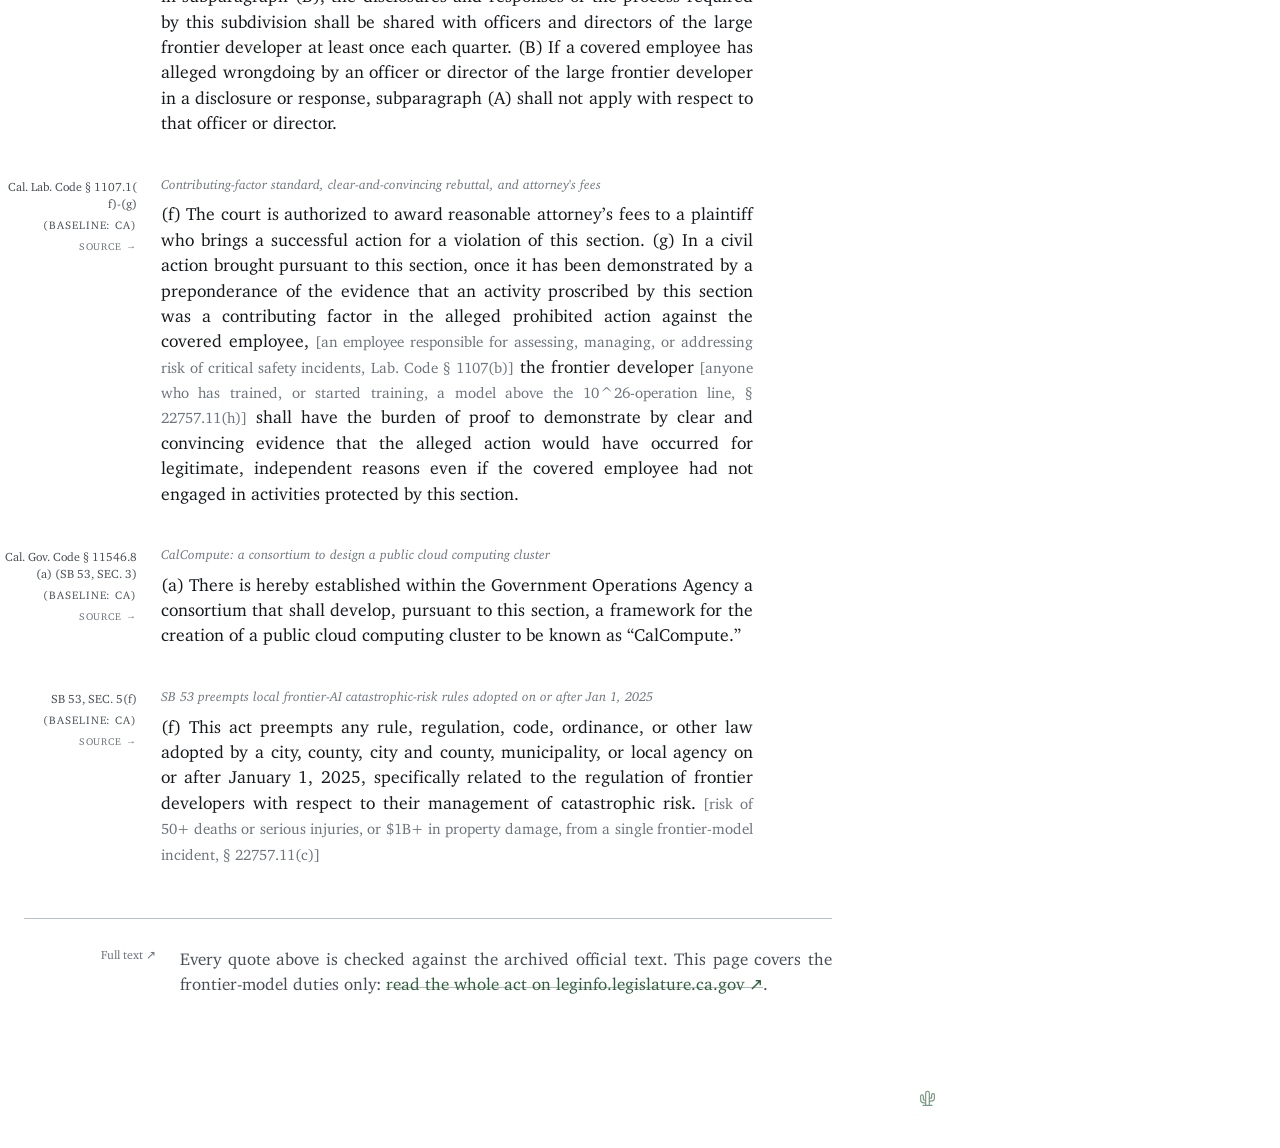
<file: states/ca.html>
<!doctype html><html lang="en"><head><meta charset="utf-8">
<meta name="viewport" content="width=device-width, initial-scale=1">
<title>California SB 53: Transparency in Frontier Artificial Intelligence Act</title>
<meta name="description" content="California SB 53 is the baseline every other state is measured against. A large frontier developer must write, publish, and follow a frontier AI framework, and every frontier developer must publish a transparency report at each deployment. Large developers also send quarterly internal-use catastrophic-risk summaries to the Office of Emergency Services. A critical safety incident must be reported within 15 days; within 24 hours when death or serious injury is imminent. Whistleblowers are protected for reporting dangers, not only violations of law. The Attorney General alone enforces, at up to $1,000,000 per violation.">
<link rel="icon" href="../favicon.svg" type="image/svg+xml">
<link rel="alternate icon" href="../favicon.ico" sizes="32x32">
<link rel="stylesheet" href="../assets/site.css">
<link rel="stylesheet" href="../assets/card.css">
<link rel="stylesheet" href="../assets/billpage-patch.css">
<link rel="stylesheet" href="../assets/byline.css">
<link rel="stylesheet" href="../assets/mobile.css">
<style id="pairs">
/* Generated by build/build_billpages.js: one rule per provision, pairing a spine
   row with its source panel. Clicking a tag chip targets the row (#s-<id>), which
   selects the row and reveals its panel (#p-<id>). No JavaScript on the page. */
.split.bill:has(#s-ca-catastrophic-risk-definition:target) #p-ca-catastrophic-risk-definition{display:block}
.split.bill:has(#s-ca-incident-definition:target) #p-ca-incident-definition{display:block}
.split.bill:has(#s-ca-thresholds-compute-and-revenue:target) #p-ca-thresholds-compute-and-revenue{display:block}
.split.bill:has(#s-ca-frontier-ai-framework-publish:target) #p-ca-frontier-ai-framework-publish{display:block}
.split.bill:has(#s-ca-framework-annual-review:target) #p-ca-framework-annual-review{display:block}
.split.bill:has(#s-ca-transparency-report-baseline:target) #p-ca-transparency-report-baseline{display:block}
.split.bill:has(#s-ca-transparency-report-risk-summaries:target) #p-ca-transparency-report-risk-summaries{display:block}
.split.bill:has(#s-ca-third-party-involvement-disclosure:target) #p-ca-third-party-involvement-disclosure{display:block}
.split.bill:has(#s-ca-transparency-report-system-card:target) #p-ca-transparency-report-system-card{display:block}
.split.bill:has(#s-ca-internal-use-quarterly-summary:target) #p-ca-internal-use-quarterly-summary{display:block}
.split.bill:has(#s-ca-no-false-or-misleading-statements:target) #p-ca-no-false-or-misleading-statements{display:block}
.split.bill:has(#s-ca-transparency-redactions:target) #p-ca-transparency-redactions{display:block}
.split.bill:has(#s-ca-incident-public-reporting-mechanism:target) #p-ca-incident-public-reporting-mechanism{display:block}
.split.bill:has(#s-ca-internal-use-confidential-channel:target) #p-ca-internal-use-confidential-channel{display:block}
.split.bill:has(#s-ca-incident-reporting-15-days:target) #p-ca-incident-reporting-15-days{display:block}
.split.bill:has(#s-ca-incident-reporting-24-hours:target) #p-ca-incident-reporting-24-hours{display:block}
.split.bill:has(#s-ca-incident-records-act-exemption:target) #p-ca-incident-records-act-exemption{display:block}
.split.bill:has(#s-ca-incident-annual-public-report:target) #p-ca-incident-annual-public-report{display:block}
.split.bill:has(#s-ca-incident-federal-equivalence:target) #p-ca-incident-federal-equivalence{display:block}
.split.bill:has(#s-ca-definitions-annual-review:target) #p-ca-definitions-annual-review{display:block}
.split.bill:has(#s-ca-whistleblower-ag-annual-report:target) #p-ca-whistleblower-ag-annual-report{display:block}
.split.bill:has(#s-ca-enforcement-penalty-ag-only:target) #p-ca-enforcement-penalty-ag-only{display:block}
.split.bill:has(#s-ca-whistleblower-covered-employee:target) #p-ca-whistleblower-covered-employee{display:block}
.split.bill:has(#s-ca-whistleblower-core-protection:target) #p-ca-whistleblower-core-protection{display:block}
.split.bill:has(#s-ca-whistleblower-notice:target) #p-ca-whistleblower-notice{display:block}
.split.bill:has(#s-ca-whistleblower-anonymous-channel:target) #p-ca-whistleblower-anonymous-channel{display:block}
.split.bill:has(#s-ca-whistleblower-burden-and-fees:target) #p-ca-whistleblower-burden-and-fees{display:block}
.split.bill:has(#s-ca-calcompute-consortium:target) #p-ca-calcompute-consortium{display:block}
.split.bill:has(#s-ca-local-preemption:target) #p-ca-local-preemption{display:block}
</style>
</head><body>

<!-- The close target for the mobile bottom sheet. Every panel's ✕ is an
     <a href="#closed">: retargeting the URL here drops the :target off the
     spine row, which closes the sheet with no JavaScript on the page. It is
     `hidden` so the browser has nothing to scroll to and the reader keeps
     their place; :target still matches a hidden element. -->
<span id="closed" hidden></span>

<div class="chrome">
  <div class="wordmark">State&nbsp;Laws Affecting Frontier&nbsp;US AI&nbsp;Companies</div>
  <nav>
    <a class="on" href="../index.html">State Bills</a>
    <a class="" href="../composite.html">Composite Law</a>
    <a class="" href="../about.html">About</a>
  </nav>
</div>

<div class="mast tight">
  <div>
    <div class="eyebrow">Bill page: California</div>
    <!-- mock3e markup exactly, plus &nbsp; after the middot so it stays glued to
         the first word of the title and can never orphan at a line head. -->
    <h1 class="bill">SB 53 <span class="thin">·&nbsp;Transparency in Frontier Artificial Intelligence Act</span></h1>
    <div class="statusline"><span class="status">Enacted: effective 1 Jan 2026</span></div>
    <div class="subdek">A plain-language summary laid over the statute. California is the baseline every other state on this site
      is measured against.</div>
    <div class="byline" id="fb-byline">
  <button class="byline-t" id="fb-open" type="button">maintained by Jay Kim &middot; corrections welcome</button><svg class="cactus-i" viewBox="0 0 24 24" fill="none" stroke="currentColor" stroke-width="1.7" stroke-linecap="round" stroke-linejoin="round" aria-hidden="true" focusable="false"><path d="M9.4 21.6V4.6a2.6 2.6 0 0 1 5.2 0V21.6"/><path d="M9.4 18.2H7a4.8 4.8 0 0 1-4.8-4.8V9a2 2 0 0 1 4 0v4.4a.8.8 0 0 0 .8.8h1.8"/><path d="M14.6 15.6H17a4.8 4.8 0 0 0 4.8-4.8V7a2 2 0 0 0-4 0v3.8a.8.8 0 0 1-.8.8h-2.4"/><path d="M5.6 21.6h12.8"/></svg>
  <div class="byline-card">
    <div class="byline-who">Jay Kim</div>
    <p class="byline-ways"><a href="mailto:jay.ifp.automation@gmail.com">jay.ifp.automation@gmail.com</a><span class="sep">&middot;</span><a href="/corrections.html">What this site got wrong</a></p>
    <label class="byline-lab" for="fb-text">Or send a note from this page</label>
    <textarea id="fb-text" rows="3" placeholder="What is wrong, and where?"></textarea>
    <input id="fb-hp" type="text" tabindex="-1" autocomplete="off" aria-hidden="true">
    <button class="byline-send" id="fb-send" type="button">Send</button>
    <p class="byline-status" id="fb-status" role="status" aria-live="polite"></p>
  </div>
</div>
  </div>
  <dl class="meta">
    <dt>Version read</dt><dd><a href="https://leginfo.legislature.ca.gov/faces/billTextClient.xhtml?bill_id=202520260SB53">Enacted text</a></dd>
    <dt>Citation</dt><dd>Chapter 138, Statutes of 2025</dd>
    <dt>Effective</dt><dd>2026-01-01</dd>
    <dt>Last verified</dt><dd><span data-verified-stamp>1 August 2026</span></dd>
    <dt>Baseline</dt><dd>This page is the baseline</dd>
    <dt>Cite</dt><dd><details class="citeblk">
  <summary class="cite-t">Cite this page</summary>
  <div class="cite-body">
    <p class="cite-line" id="cite-line">Frontier State Law (frontierstatelaw.com), California SB 53: Transparency in Frontier Artificial Intelligence Act, verified <span data-verified-stamp>1 August 2026</span><span data-accessed-stamp hidden></span>. https://frontierstatelaw.com/states/ca.html</p>
    <button class="citecopy" type="button" data-copy-target="cite-line">Copy citation</button>
    <pre class="cite-bib" id="cite-bib">@misc{frontierstatelaw-ca,
  author  = {{Frontier State Law}},
  title   = {California SB 53: Transparency in Frontier Artificial Intelligence Act},
  year    = {2026},
  url     = {https://frontierstatelaw.com/states/ca.html},
  note    = {Verified <span data-verified-stamp>1 August 2026</span>},<span data-accessed-line hidden></span>
}</pre>
    <button class="citecopy" type="button" data-copy-target="cite-bib">Copy BibTeX</button>
  </div>
</details></dd>
  </dl>
</div>

<div class="summary" id="summary">
  <div class="sum-head">
    <h2>High-level summary</h2>
    <span>Ordered by novelty</span>
  </div>

  <div class="sum-lede"><p>California SB 53 is the baseline every other state is measured against.</p><p>A large frontier developer must write, publish, and follow a frontier AI framework, and every frontier developer must publish a transparency report at each deployment. Large developers also send quarterly internal-use catastrophic-risk summaries to the Office of Emergency Services.</p><p>A critical safety incident must be reported within 15 days; within 24 hours when death or serious injury is imminent.</p><p>Whistleblowers are protected for reporting dangers, not only violations of law.</p><p>The Attorney General alone enforces, at up to $1,000,000 per violation.</p></div>

  <div class="sum-band">Baseline: CA</div>
  <div class="sum-row">
    <details class="sum-x">
      <summary class="sum-line"><div class="sum-t">What harm is being regulated: the catastrophic-risk definition.</div></summary>
      <div class="sum-drop"><dl class="sum-facts"><dt>Binds you if</dt><dd>Definitional: the harm floor (50+ deaths or serious injuries, or $1B+ in property damage, from a single incident).</dd><dt>Effective</dt><dd>2026-01-01<span class="effsrc-none" title="No clause of SB 53 sets this date. A bill passed in California's 2025 regular session and enacted without an urgency clause takes effect the following January 1 under Cal. Const. art. IV, sec. 8(c), a general rule outside the act, so there is nothing in the archived text to cite."></span></dd></dl></div>
    </details>
    <a class="sum-l" href="#s-ca-catastrophic-risk-definition"><u>Cal. Bus. &amp; Prof. Code § 22757.11(c)(1)</u> →</a>
    <div class="sum-s">In force</div>
  </div>
  <div class="sum-row">
    <details class="sum-x">
      <summary class="sum-line"><div class="sum-t">What counts as a critical safety incident.</div></summary>
      <div class="sum-drop"><dl class="sum-facts"><dt>Binds you if</dt><dd>Definitional: sets the trigger for every reporting duty in the chapter.</dd><dt>Effective</dt><dd>2026-01-01<span class="effsrc-none" title="No clause of SB 53 sets this date. A bill passed in California's 2025 regular session and enacted without an urgency clause takes effect the following January 1 under Cal. Const. art. IV, sec. 8(c), a general rule outside the act, so there is nothing in the archived text to cite."></span></dd></dl></div>
    </details>
    <a class="sum-l" href="#s-ca-incident-definition"><u>Cal. Bus. &amp; Prof. Code § 22757.11(d)</u> →</a>
    <div class="sum-s">In force</div>
  </div>
  <div class="sum-row">
    <details class="sum-x">
      <summary class="sum-line"><div class="sum-t">Who is covered: 10^26 operations for the model, $500M revenue for the developer.</div></summary>
      <div class="sum-drop"><dl class="sum-facts"><dt>Binds you if</dt><dd>Definitional: whether any duty in the chapter reaches you at all.</dd><dt>Effective</dt><dd>2026-01-01<span class="effsrc-none" title="No clause of SB 53 sets this date. A bill passed in California's 2025 regular session and enacted without an urgency clause takes effect the following January 1 under Cal. Const. art. IV, sec. 8(c), a general rule outside the act, so there is nothing in the archived text to cite."></span></dd></dl></div>
    </details>
    <a class="sum-l" href="#s-ca-thresholds-compute-and-revenue"><u>Cal. Bus. &amp; Prof. Code § 22757.11(h)-(j)</u> →</a>
    <div class="sum-s">In force</div>
  </div>
  <div class="sum-row">
    <details class="sum-x">
      <summary class="sum-line"><div class="sum-t">Publish a frontier AI framework: 10 topics.</div></summary>
      <div class="sum-drop"><p class="sum-why">SB 53 was the first enacted state statute aimed specifically at frontier-AI transparency; every later state framework requirement traces to this text.</p>
      <dl class="sum-facts"><dt>Binds you if</dt><dd>Binds you if you are a large frontier developer: a &gt;10^26-operation model trainer whose revenues, with affiliates, exceeded $500M last year.</dd><dt>Effective</dt><dd>2026-01-01<span class="effsrc-none" title="No clause of SB 53 sets this date. A bill passed in California's 2025 regular session and enacted without an urgency clause takes effect the following January 1 under Cal. Const. art. IV, sec. 8(c), a general rule outside the act, so there is nothing in the archived text to cite."></span></dd></dl></div>
    </details>
    <a class="sum-l" href="#s-ca-frontier-ai-framework-publish"><u>Cal. Bus. &amp; Prof. Code § 22757.12(a)</u> →</a>
    <div class="sum-s">In force</div>
  </div>
  <div class="sum-row">
    <details class="sum-x">
      <summary class="sum-line"><div class="sum-t">Annual framework review; material modifications republished within 30 days.</div></summary>
      <div class="sum-drop"><dl class="sum-facts"><dt>Binds you if</dt><dd>Binds you if you are a large frontier developer with a published framework.</dd><dt>Effective</dt><dd>2026-01-01<span class="effsrc-none" title="No clause of SB 53 sets this date. A bill passed in California's 2025 regular session and enacted without an urgency clause takes effect the following January 1 under Cal. Const. art. IV, sec. 8(c), a general rule outside the act, so there is nothing in the archived text to cite."></span></dd></dl></div>
    </details>
    <a class="sum-l" href="#s-ca-framework-annual-review"><u>Cal. Bus. &amp; Prof. Code § 22757.12(b)</u> →</a>
    <div class="sum-s">In force</div>
  </div>
  <div class="sum-row">
    <details class="sum-x">
      <summary class="sum-line"><div class="sum-t">Transparency report at every deployment (all frontier developers).</div></summary>
      <div class="sum-drop"><dl class="sum-facts"><dt>Binds you if</dt><dd>Binds you if you are any frontier developer deploying a new or substantially modified frontier model; the $500M revenue floor does not apply to this paragraph.</dd><dt>Effective</dt><dd>2026-01-01<span class="effsrc-none" title="No clause of SB 53 sets this date. A bill passed in California's 2025 regular session and enacted without an urgency clause takes effect the following January 1 under Cal. Const. art. IV, sec. 8(c), a general rule outside the act, so there is nothing in the archived text to cite."></span></dd></dl></div>
    </details>
    <a class="sum-l" href="#s-ca-transparency-report-baseline"><u>Cal. Bus. &amp; Prof. Code § 22757.12(c)(1)</u> →</a>
    <div class="sum-s">In force</div>
  </div>
  <div class="sum-row">
    <details class="sum-x">
      <summary class="sum-line"><div class="sum-t">Large developers must add catastrophic-risk assessment summaries and results.</div></summary>
      <div class="sum-drop"><dl class="sum-facts"><dt>Binds you if</dt><dd>Binds you if you are a large frontier developer deploying a new or substantially modified frontier model.</dd><dt>Effective</dt><dd>2026-01-01<span class="effsrc-none" title="No clause of SB 53 sets this date. A bill passed in California's 2025 regular session and enacted without an urgency clause takes effect the following January 1 under Cal. Const. art. IV, sec. 8(c), a general rule outside the act, so there is nothing in the archived text to cite."></span></dd></dl></div>
    </details>
    <a class="sum-l" href="#s-ca-transparency-report-risk-summaries"><u>Cal. Bus. &amp; Prof. Code § 22757.12(c)(2)</u> →</a>
    <div class="sum-s">In force</div>
  </div>
  <div class="sum-row">
    <details class="sum-x">
      <summary class="sum-line"><div class="sum-t">Disclosure only: say how far third-party evaluators were involved (no audit required).</div></summary>
      <div class="sum-drop"><dl class="sum-facts"><dt>Binds you if</dt><dd>Binds you if you are a large frontier developer publishing a transparency report.</dd><dt>Effective</dt><dd>2026-01-01<span class="effsrc-none" title="No clause of SB 53 sets this date. A bill passed in California's 2025 regular session and enacted without an urgency clause takes effect the following January 1 under Cal. Const. art. IV, sec. 8(c), a general rule outside the act, so there is nothing in the archived text to cite."></span></dd></dl></div>
    </details>
    <a class="sum-l" href="#s-ca-third-party-involvement-disclosure"><u>Cal. Bus. &amp; Prof. Code § 22757.12(c)(2)(C)</u> →</a>
    <div class="sum-s">In force</div>
  </div>
  <div class="sum-row">
    <details class="sum-x">
      <summary class="sum-line"><div class="sum-t">System card or model card counts as compliance.</div></summary>
      <div class="sum-drop"><dl class="sum-facts"><dt>Binds you if</dt><dd>Applies to any frontier developer already publishing a system card or model card.</dd><dt>Effective</dt><dd>2026-01-01<span class="effsrc-none" title="No clause of SB 53 sets this date. A bill passed in California's 2025 regular session and enacted without an urgency clause takes effect the following January 1 under Cal. Const. art. IV, sec. 8(c), a general rule outside the act, so there is nothing in the archived text to cite."></span></dd></dl></div>
    </details>
    <a class="sum-l" href="#s-ca-transparency-report-system-card"><u>Cal. Bus. &amp; Prof. Code § 22757.12(c)(3)-(4)</u> →</a>
    <div class="sum-s">In force</div>
  </div>
  <div class="sum-row">
    <details class="sum-x">
      <summary class="sum-line"><div class="sum-t">Quarterly internal-use catastrophic-risk summaries to the Office of Emergency Services.</div></summary>
      <div class="sum-drop"><dl class="sum-facts"><dt>Binds you if</dt><dd>Binds you if you are a large frontier developer using your own frontier models internally.</dd><dt>Effective</dt><dd>2026-01-01<span class="effsrc-none" title="No clause of SB 53 sets this date. A bill passed in California's 2025 regular session and enacted without an urgency clause takes effect the following January 1 under Cal. Const. art. IV, sec. 8(c), a general rule outside the act, so there is nothing in the archived text to cite."></span></dd></dl></div>
    </details>
    <a class="sum-l" href="#s-ca-internal-use-quarterly-summary"><u>Cal. Bus. &amp; Prof. Code § 22757.12(d)</u> →</a>
    <div class="sum-s">In force</div>
  </div>
  <div class="sum-row">
    <details class="sum-x">
      <summary class="sum-line"><div class="sum-t">No materially false or misleading statements about catastrophic risk.</div></summary>
      <div class="sum-drop"><dl class="sum-facts"><dt>Binds you if</dt><dd>Binds every frontier developer as to statements about catastrophic risk; the framework-compliance clause binds large frontier developers only. It is the chapter's only substantive prohibition.</dd><dt>Effective</dt><dd>2026-01-01<span class="effsrc-none" title="No clause of SB 53 sets this date. A bill passed in California's 2025 regular session and enacted without an urgency clause takes effect the following January 1 under Cal. Const. art. IV, sec. 8(c), a general rule outside the act, so there is nothing in the archived text to cite."></span></dd></dl></div>
    </details>
    <a class="sum-l" href="#s-ca-no-false-or-misleading-statements"><u>Cal. Bus. &amp; Prof. Code § 22757.12(e)</u> →</a>
    <div class="sum-s">In force</div>
  </div>
  <div class="sum-row">
    <details class="sum-x">
      <summary class="sum-line"><div class="sum-t">Redaction allowance, with a stated justification and five-year retention.</div></summary>
      <div class="sum-drop"><dl class="sum-facts"><dt>Binds you if</dt><dd>Applies to any frontier developer publishing documents to comply with § 22757.12.</dd><dt>Effective</dt><dd>2026-01-01<span class="effsrc-none" title="No clause of SB 53 sets this date. A bill passed in California's 2025 regular session and enacted without an urgency clause takes effect the following January 1 under Cal. Const. art. IV, sec. 8(c), a general rule outside the act, so there is nothing in the archived text to cite."></span></dd></dl></div>
    </details>
    <a class="sum-l" href="#s-ca-transparency-redactions"><u>Cal. Bus. &amp; Prof. Code § 22757.12(f)</u> →</a>
    <div class="sum-s">In force</div>
  </div>
  <div class="sum-row">
    <details class="sum-x">
      <summary class="sum-line"><div class="sum-t">The Office of Emergency Services must run a reporting mechanism open to developers and the public.</div></summary>
      <div class="sum-drop"><dl class="sum-facts"><dt>Binds you if</dt><dd>Duty on the state; the public-facing half is what lets non-developers report incidents.</dd><dt>Effective</dt><dd>2026-01-01<span class="effsrc-none" title="No clause of SB 53 sets this date. A bill passed in California's 2025 regular session and enacted without an urgency clause takes effect the following January 1 under Cal. Const. art. IV, sec. 8(c), a general rule outside the act, so there is nothing in the archived text to cite."></span></dd></dl></div>
    </details>
    <a class="sum-l" href="#s-ca-incident-public-reporting-mechanism"><u>Cal. Bus. &amp; Prof. Code § 22757.13(a)</u> →</a>
    <div class="sum-s">In force</div>
  </div>
  <div class="sum-row">
    <details class="sum-x">
      <summary class="sum-line"><div class="sum-t">The Office of Emergency Services must build a confidential channel for internal-use assessments.</div></summary>
      <div class="sum-drop"><dl class="sum-facts"><dt>Binds you if</dt><dd>Duty on the state, not on developers; it is the receiving end of § 22757.12(d).</dd><dt>Effective</dt><dd>2026-01-01<span class="effsrc-none" title="No clause of SB 53 sets this date. A bill passed in California's 2025 regular session and enacted without an urgency clause takes effect the following January 1 under Cal. Const. art. IV, sec. 8(c), a general rule outside the act, so there is nothing in the archived text to cite."></span></dd></dl></div>
    </details>
    <a class="sum-l" href="#s-ca-internal-use-confidential-channel"><u>Cal. Bus. &amp; Prof. Code § 22757.13(b)</u> →</a>
    <div class="sum-s">In force</div>
  </div>
  <div class="sum-row">
    <details class="sum-x">
      <summary class="sum-line"><div class="sum-t">15 days to report a critical safety incident to the Office of Emergency Services.</div></summary>
      <div class="sum-drop"><dl class="sum-facts"><dt>Binds you if</dt><dd>Binds you if you are any frontier developer that discovers a critical safety incident involving one of your frontier models.</dd><dt>Effective</dt><dd>2026-01-01<span class="effsrc-none" title="No clause of SB 53 sets this date. A bill passed in California's 2025 regular session and enacted without an urgency clause takes effect the following January 1 under Cal. Const. art. IV, sec. 8(c), a general rule outside the act, so there is nothing in the archived text to cite."></span></dd></dl></div>
    </details>
    <a class="sum-l" href="#s-ca-incident-reporting-15-days"><u>Cal. Bus. &amp; Prof. Code § 22757.13(c)(1)</u> →</a>
    <div class="sum-s">In force</div>
  </div>
  <div class="sum-row">
    <details class="sum-x">
      <summary class="sum-line"><div class="sum-t">24 hours when the incident poses an imminent risk of death or serious injury.</div></summary>
      <div class="sum-drop"><dl class="sum-facts"><dt>Binds you if</dt><dd>Binds you if you are a frontier developer whose critical safety incident poses an imminent risk of death or serious physical injury.</dd><dt>Effective</dt><dd>2026-01-01<span class="effsrc-none" title="No clause of SB 53 sets this date. A bill passed in California's 2025 regular session and enacted without an urgency clause takes effect the following January 1 under Cal. Const. art. IV, sec. 8(c), a general rule outside the act, so there is nothing in the archived text to cite."></span></dd></dl></div>
    </details>
    <a class="sum-l" href="#s-ca-incident-reporting-24-hours"><u>Cal. Bus. &amp; Prof. Code § 22757.13(c)(2)</u> →</a>
    <div class="sum-s">In force</div>
  </div>
  <div class="sum-row">
    <details class="sum-x">
      <summary class="sum-line"><div class="sum-t">Incident reports, internal-use assessments, and whistleblower reports are exempt from the Public Records Act.</div></summary>
      <div class="sum-drop"><dl class="sum-facts"><dt>Binds you if</dt><dd>Applies to every report filed under the chapter or under Lab. Code ch. 5.1.</dd><dt>Effective</dt><dd>2026-01-01<span class="effsrc-none" title="No clause of SB 53 sets this date. A bill passed in California's 2025 regular session and enacted without an urgency clause takes effect the following January 1 under Cal. Const. art. IV, sec. 8(c), a general rule outside the act, so there is nothing in the archived text to cite."></span></dd></dl></div>
    </details>
    <a class="sum-l" href="#s-ca-incident-records-act-exemption"><u>Cal. Bus. &amp; Prof. Code § 22757.13(f)</u> →</a>
    <div class="sum-s">In force</div>
  </div>
  <div class="sum-row">
    <details class="sum-x">
      <summary class="sum-line"><div class="sum-t">The Office of Emergency Services publishes an annual anonymized, aggregated incident report from 2027.</div></summary>
      <div class="sum-drop"><dl class="sum-facts"><dt>Binds you if</dt><dd>Duty on the state; it is the only public-facing output of the incident system.</dd><dt>Effective</dt><dd>2027-01-01 <a class="effsrc" href="https://leginfo.legislature.ca.gov/faces/billTextClient.xhtml?bill_id=202520260SB53#:~:text=%28g%29%20%281%29%20Beginning%20January" title="Effective date set by Cal. Bus. &amp; Prof. Code sec. 22757.13(g)(1): “(g) (1) Beginning January 1, 2027, and annually thereafter, the Office of Emergency Services shall produce a report”">Cal. Bus. &amp; Prof. Code sec. 22757.13(g)(1) ↗</a></dd></dl></div>
    </details>
    <a class="sum-l" href="#s-ca-incident-annual-public-report"><u>Cal. Bus. &amp; Prof. Code § 22757.13(g)</u> →</a>
    <div class="sum-s">Eff. 1 Jan 2027</div>
  </div>
  <div class="sum-row">
    <details class="sum-x">
      <summary class="sum-line"><div class="sum-t">Federal-equivalence safe harbor (the Office of Emergency Services may designate substantially equivalent federal rules).</div></summary>
      <div class="sum-drop"><dl class="sum-facts"><dt>Binds you if</dt><dd>Applies to any frontier developer that declares intent to comply via a designated federal law, regulation, or guidance document.</dd><dt>Effective</dt><dd>2026-01-01<span class="effsrc-none" title="No clause of SB 53 sets this date. A bill passed in California's 2025 regular session and enacted without an urgency clause takes effect the following January 1 under Cal. Const. art. IV, sec. 8(c), a general rule outside the act, so there is nothing in the archived text to cite."></span></dd></dl></div>
    </details>
    <a class="sum-l" href="#s-ca-incident-federal-equivalence"><u>Cal. Bus. &amp; Prof. Code § 22757.13(h)</u> →</a>
    <div class="sum-s">In force</div>
  </div>
  <div class="sum-row">
    <details class="sum-x">
      <summary class="sum-line"><div class="sum-t">Department of Technology must revisit the thresholds every year.</div></summary>
      <div class="sum-drop"><dl class="sum-facts"><dt>Binds you if</dt><dd>Duty on the state; it is the mechanism by which the compute and revenue floors can move.</dd><dt>Effective</dt><dd>2026-01-01<span class="effsrc-none" title="No clause of SB 53 sets this date. A bill passed in California's 2025 regular session and enacted without an urgency clause takes effect the following January 1 under Cal. Const. art. IV, sec. 8(c), a general rule outside the act, so there is nothing in the archived text to cite."></span></dd></dl></div>
    </details>
    <a class="sum-l" href="#s-ca-definitions-annual-review"><u>Cal. Bus. &amp; Prof. Code § 22757.14(a)</u> →</a>
    <div class="sum-s">In force</div>
  </div>
  <div class="sum-row">
    <details class="sum-x">
      <summary class="sum-line"><div class="sum-t">Attorney General publishes an annual anonymized report on covered-employee reports from 2027.</div></summary>
      <div class="sum-drop"><dl class="sum-facts"><dt>Binds you if</dt><dd>Duty on the state; covers reports the Attorney General has reviewed since the preceding report.</dd><dt>Effective</dt><dd>2027-01-01 <a class="effsrc" href="https://leginfo.legislature.ca.gov/faces/billTextClient.xhtml?bill_id=202520260SB53#:~:text=%28d%29%20%281%29%20Beginning%20January" title="Effective date set by Cal. Bus. &amp; Prof. Code sec. 22757.14(d)(1): “(d) (1) Beginning January 1, 2027, and annually thereafter, the Attorney General shall produce a report”">Cal. Bus. &amp; Prof. Code sec. 22757.14(d)(1) ↗</a></dd></dl></div>
    </details>
    <a class="sum-l" href="#s-ca-whistleblower-ag-annual-report"><u>Cal. Bus. &amp; Prof. Code § 22757.14(d)</u> →</a>
    <div class="sum-s">Eff. 1 Jan 2027</div>
  </div>
  <div class="sum-row">
    <details class="sum-x">
      <summary class="sum-line"><div class="sum-t">Up to $1,000,000 per violation, recoverable only by the Attorney General.</div></summary>
      <div class="sum-drop"><dl class="sum-facts"><dt>Binds you if</dt><dd>Binds you if you are a large frontier developer that failed to publish or transmit a required document, made a prohibited statement, failed to report an incident, or failed to follow your own framework.</dd><dt>Effective</dt><dd>2026-01-01<span class="effsrc-none" title="No clause of SB 53 sets this date. A bill passed in California's 2025 regular session and enacted without an urgency clause takes effect the following January 1 under Cal. Const. art. IV, sec. 8(c), a general rule outside the act, so there is nothing in the archived text to cite."></span></dd></dl></div>
    </details>
    <a class="sum-l" href="#s-ca-enforcement-penalty-ag-only"><u>Cal. Bus. &amp; Prof. Code § 22757.15</u> →</a>
    <div class="sum-s">In force</div>
  </div>
  <div class="sum-row">
    <details class="sum-x">
      <summary class="sum-line"><div class="sum-t">Who is protected: the covered-employee definition.</div></summary>
      <div class="sum-drop"><dl class="sum-facts"><dt>Binds you if</dt><dd>Definitional: risk-facing staff only, not every employee.</dd><dt>Effective</dt><dd>2026-01-01<span class="effsrc-none" title="No clause of SB 53 sets this date. A bill passed in California's 2025 regular session and enacted without an urgency clause takes effect the following January 1 under Cal. Const. art. IV, sec. 8(c), a general rule outside the act, so there is nothing in the archived text to cite."></span></dd></dl></div>
    </details>
    <a class="sum-l" href="#s-ca-whistleblower-covered-employee"><u>Cal. Lab. Code § 1107(b)</u> →</a>
    <div class="sum-s">In force</div>
  </div>
  <div class="sum-row">
    <details class="sum-x">
      <summary class="sum-line"><div class="sum-t">No contract or policy may silence, and no developer may retaliate against, a covered employee.</div></summary>
      <div class="sum-drop"><dl class="sum-facts"><dt>Binds you if</dt><dd>Binds you if you are any frontier developer with employees responsible for assessing, managing, or addressing critical-safety-incident risk.</dd><dt>Effective</dt><dd>2026-01-01<span class="effsrc-none" title="No clause of SB 53 sets this date. A bill passed in California's 2025 regular session and enacted without an urgency clause takes effect the following January 1 under Cal. Const. art. IV, sec. 8(c), a general rule outside the act, so there is nothing in the archived text to cite."></span></dd></dl></div>
    </details>
    <a class="sum-l" href="#s-ca-whistleblower-core-protection"><u>Cal. Lab. Code § 1107.1(a)</u> →</a>
    <div class="sum-s">In force</div>
  </div>
  <div class="sum-row">
    <details class="sum-x">
      <summary class="sum-line"><div class="sum-t">Developers must post or annually deliver written notice of these rights.</div></summary>
      <div class="sum-drop"><dl class="sum-facts"><dt>Binds you if</dt><dd>Binds every frontier developer employing covered employees, including remote ones.</dd><dt>Effective</dt><dd>2026-01-01<span class="effsrc-none" title="No clause of SB 53 sets this date. A bill passed in California's 2025 regular session and enacted without an urgency clause takes effect the following January 1 under Cal. Const. art. IV, sec. 8(c), a general rule outside the act, so there is nothing in the archived text to cite."></span></dd></dl></div>
    </details>
    <a class="sum-l" href="#s-ca-whistleblower-notice"><u>Cal. Lab. Code § 1107.1(d)</u> →</a>
    <div class="sum-s">In force</div>
  </div>
  <div class="sum-row">
    <details class="sum-x">
      <summary class="sum-line"><div class="sum-t">Large developers must run an anonymous internal channel with monthly status updates.</div></summary>
      <div class="sum-drop"><dl class="sum-facts"><dt>Binds you if</dt><dd>Binds you if you are a large frontier developer.</dd><dt>Effective</dt><dd>2026-01-01<span class="effsrc-none" title="No clause of SB 53 sets this date. A bill passed in California's 2025 regular session and enacted without an urgency clause takes effect the following January 1 under Cal. Const. art. IV, sec. 8(c), a general rule outside the act, so there is nothing in the archived text to cite."></span></dd></dl></div>
    </details>
    <a class="sum-l" href="#s-ca-whistleblower-anonymous-channel"><u>Cal. Lab. Code § 1107.1(e)</u> →</a>
    <div class="sum-s">In force</div>
  </div>
  <div class="sum-row">
    <details class="sum-x">
      <summary class="sum-line"><div class="sum-t">Contributing-factor standard, clear-and-convincing rebuttal, and attorney's fees.</div></summary>
      <div class="sum-drop"><dl class="sum-facts"><dt>Binds you if</dt><dd>Applies in any civil action a covered employee brings under § 1107.1.</dd><dt>Effective</dt><dd>2026-01-01<span class="effsrc-none" title="No clause of SB 53 sets this date. A bill passed in California's 2025 regular session and enacted without an urgency clause takes effect the following January 1 under Cal. Const. art. IV, sec. 8(c), a general rule outside the act, so there is nothing in the archived text to cite."></span></dd></dl></div>
    </details>
    <a class="sum-l" href="#s-ca-whistleblower-burden-and-fees"><u>Cal. Lab. Code § 1107.1(f)-(g)</u> →</a>
    <div class="sum-s">In force</div>
  </div>
  <div class="sum-row">
    <details class="sum-x">
      <summary class="sum-line"><div class="sum-t">CalCompute: a consortium to design a public cloud computing cluster.</div></summary>
      <div class="sum-drop"><dl class="sum-facts"><dt>Binds you if</dt><dd>Binds nobody in industry; it stands up a 14-member state consortium, and § 11546.8(k) makes the section take effect only if money is appropriated for it.</dd><dt>Effective</dt><dd>2026-01-01<span class="effsrc-none" title="No clause of SB 53 sets this date. A bill passed in California's 2025 regular session and enacted without an urgency clause takes effect the following January 1 under Cal. Const. art. IV, sec. 8(c), a general rule outside the act, so there is nothing in the archived text to cite."></span></dd></dl></div>
    </details>
    <a class="sum-l" href="#s-ca-calcompute-consortium"><u>Cal. Gov. Code § 11546.8(a) (SB 53, SEC. 3)</u> →</a>
    <div class="sum-s">In force</div>
  </div>
  <div class="sum-row">
    <details class="sum-x">
      <summary class="sum-line"><div class="sum-t">SB 53 preempts local frontier-AI catastrophic-risk rules adopted on or after Jan 1, 2025.</div></summary>
      <div class="sum-drop"><dl class="sum-facts"><dt>Binds you if</dt><dd>Applies to cities, counties, municipalities, and local agencies; it removes their authority on this subject, and does not bind developers.</dd><dt>Effective</dt><dd>2026-01-01<span class="effsrc-none" title="No clause of SB 53 sets this date. A bill passed in California's 2025 regular session and enacted without an urgency clause takes effect the following January 1 under Cal. Const. art. IV, sec. 8(c), a general rule outside the act, so there is nothing in the archived text to cite."></span></dd></dl></div>
    </details>
    <a class="sum-l" href="#s-ca-local-preemption"><u>SB 53, SEC. 5(f)</u> →</a>
    <div class="sum-s">In force</div>
  </div>
</div>

<!-- The pipeline ledger, on bill pages whose module carries a step chain: the
     dated legislative actions, in the legislature's own words, between the
     summary and the statute. Empty string on every other page. -->


<div class="split bill">
  <a class="tosum" href="#summary">↑&nbsp;Summary</a>
  <div class="left">
    <div class="sec-label">
      <h2>The Act</h2>
      <span><a href="https://leginfo.legislature.ca.gov/faces/billTextClient.xhtml?bill_id=202520260SB53">Enacted text</a>, verbatim · quoted in statute order</span>
    </div>
    <details class="sec sel" id="s-ca-catastrophic-risk-definition">
      <summary class="sec-row">
        <div class="rail">
          <div class="secno">Cal.&nbsp;Bus.&nbsp;&amp;&nbsp;Prof.&nbsp;Code&nbsp;§&nbsp;22757.11(c)(1)</div>
          <a class="chip ca" href="#s-ca-catastrophic-risk-definition">Baseline: CA</a>
          <div class="openat">Source →</div>
        </div>
        <div class="leg"><div class="ourhead">What harm is being regulated: the catastrophic-risk definition<a class="anchorlink" href="#s-ca-catastrophic-risk-definition" data-anchor="s-ca-catastrophic-risk-definition" title="Copy a link to this section" aria-label="Copy a link to this section">§</a></div><span data-verify="quote" data-source-file="lawmap_texts/ca/CA_SB53_BPC_22757.10-22757.16.txt">(c) (1) “Catastrophic risk” means a foreseeable and material risk that a frontier developer’s development, storage, use, or deployment of a frontier model will materially contribute to the death of, or serious injury to, more than 50 people or more than one billion dollars ($1,000,000,000) in damage to, or loss of, property arising from a single incident involving a frontier model doing any of the following: (A) Providing expert-level assistance in the creation or release of a chemical, biological, radiological, or nuclear weapon. (B) Engaging in conduct with no meaningful human oversight, intervention, or supervision that is either a cyberattack or, if the conduct had been committed by a human, would constitute the crime of murder, assault, extortion, or theft, including theft by false pretense. (C) Evading the control of its frontier developer or user.</span></div>
      </summary>
      <div class="drop">
        <dl class="facts"><dt>Effective</dt><dd>2026-01-01<span class="effsrc-none" title="No clause of SB 53 sets this date. A bill passed in California's 2025 regular session and enacted without an urgency clause takes effect the following January 1 under Cal. Const. art. IV, sec. 8(c), a general rule outside the act, so there is nothing in the archived text to cite."></span></dd><dt>Binds you if</dt><dd>Definitional: the harm floor (50+ deaths or serious injuries, or $1B+ in property damage, from a single incident).</dd><dt>Goes to</dt><dd>n/a: definitional.</dd></dl>
        <p class="dlink"><a href="https://leginfo.legislature.ca.gov/faces/billTextClient.xhtml?bill_id=202520260SB53#:~:text=%28c%29%20%281%29%20%E2%80%9CCatastrophic%20risk%E2%80%9D">Read Cal. Bus. &amp; Prof. Code § 22757.11(c)(1) on leginfo.legislature.ca.gov ↗</a><span class="dot">·</span><a class="copylink" href="https://leginfo.legislature.ca.gov/faces/billTextClient.xhtml?bill_id=202520260SB53#:~:text=%28c%29%20%281%29%20%E2%80%9CCatastrophic%20risk%E2%80%9D" data-copy-url="https://leginfo.legislature.ca.gov/faces/billTextClient.xhtml?bill_id=202520260SB53#:~:text=%28c%29%20%281%29%20%E2%80%9CCatastrophic%20risk%E2%80%9D" title="Copy the official source link" aria-live="polite">Copy link</a></p>
      </div>
    </details>
    <details class="sec" id="s-ca-incident-definition">
      <summary class="sec-row">
        <div class="rail">
          <div class="secno">Cal.&nbsp;Bus.&nbsp;&amp;&nbsp;Prof.&nbsp;Code&nbsp;§&nbsp;22757.11(d)</div>
          <a class="chip ca" href="#s-ca-incident-definition">Baseline: CA</a>
          <div class="openat">Source →</div>
        </div>
        <div class="leg"><div class="ourhead">What counts as a critical safety incident<a class="anchorlink" href="#s-ca-incident-definition" data-anchor="s-ca-incident-definition" title="Copy a link to this section" aria-label="Copy a link to this section">§</a></div><span data-verify="quote" data-source-file="lawmap_texts/ca/CA_SB53_BPC_22757.10-22757.16.txt">(d) “Critical safety incident” means any of the following: (1) Unauthorized access to, modification of, or exfiltration of, the model weights of a frontier model that results in death or bodily injury. (2) Harm resulting from the materialization of a catastrophic risk.<span class="gloss" data-verify="gloss"> [risk of 50+ deaths or serious injuries, or $1B+ in property damage, from a single frontier-model incident, § 22757.11(c)]</span> (3) Loss of control of a frontier model causing death or bodily injury. (4) A frontier model that uses deceptive techniques against the frontier developer to subvert the controls or monitoring of its frontier developer outside of the context of an evaluation designed to elicit this behavior and in a manner that demonstrates materially increased catastrophic risk.</span></div>
      </summary>
      <div class="drop">
        <dl class="facts"><dt>Effective</dt><dd>2026-01-01<span class="effsrc-none" title="No clause of SB 53 sets this date. A bill passed in California's 2025 regular session and enacted without an urgency clause takes effect the following January 1 under Cal. Const. art. IV, sec. 8(c), a general rule outside the act, so there is nothing in the archived text to cite."></span></dd><dt>Binds you if</dt><dd>Definitional: sets the trigger for every reporting duty in the chapter.</dd><dt>Goes to</dt><dd>n/a: definitional.</dd></dl>
        <p class="dlink"><a href="https://leginfo.legislature.ca.gov/faces/billTextClient.xhtml?bill_id=202520260SB53#:~:text=%28d%29%20%E2%80%9CCritical%20safety%20incident%E2%80%9D">Read Cal. Bus. &amp; Prof. Code § 22757.11(d) on leginfo.legislature.ca.gov ↗</a><span class="dot">·</span><a class="copylink" href="https://leginfo.legislature.ca.gov/faces/billTextClient.xhtml?bill_id=202520260SB53#:~:text=%28d%29%20%E2%80%9CCritical%20safety%20incident%E2%80%9D" data-copy-url="https://leginfo.legislature.ca.gov/faces/billTextClient.xhtml?bill_id=202520260SB53#:~:text=%28d%29%20%E2%80%9CCritical%20safety%20incident%E2%80%9D" title="Copy the official source link" aria-live="polite">Copy link</a></p>
      </div>
    </details>
    <details class="sec" id="s-ca-thresholds-compute-and-revenue">
      <summary class="sec-row">
        <div class="rail">
          <div class="secno">Cal.&nbsp;Bus.&nbsp;&amp;&nbsp;Prof.&nbsp;Code&nbsp;§&nbsp;22757.11(h)-(j)</div>
          <a class="chip ca" href="#s-ca-thresholds-compute-and-revenue">Baseline: CA</a>
          <div class="openat">Source →</div>
        </div>
        <div class="leg"><div class="ourhead">Who is covered: 10^26 operations for the model, $500M revenue for the developer<a class="anchorlink" href="#s-ca-thresholds-compute-and-revenue" data-anchor="s-ca-thresholds-compute-and-revenue" title="Copy a link to this section" aria-label="Copy a link to this section">§</a></div><span data-verify="quote" data-source-file="lawmap_texts/ca/CA_SB53_BPC_22757.10-22757.16.txt">(h) “Frontier developer” means a person who has trained, or initiated the training of, a frontier model, with respect to which the person has used, or intends to use, at least as much computing power to train the frontier model as would meet the technical specifications found in subdivision (i). (i) (1) “Frontier model” means a foundation model that was trained using a quantity of computing power greater than 10^26 integer or floating-point operations. (2) The quantity of computing power described in paragraph (1) shall include computing for the original training run and for any subsequent fine-tuning, reinforcement learning, or other material modifications the developer applies to a preceding foundation model. (j) “Large frontier developer” means a frontier developer that together with its affiliates collectively had annual gross revenues in excess of five hundred million dollars ($500,000,000) in the preceding calendar year.</span></div>
      </summary>
      <div class="drop">
        <dl class="facts"><dt>Effective</dt><dd>2026-01-01<span class="effsrc-none" title="No clause of SB 53 sets this date. A bill passed in California's 2025 regular session and enacted without an urgency clause takes effect the following January 1 under Cal. Const. art. IV, sec. 8(c), a general rule outside the act, so there is nothing in the archived text to cite."></span></dd><dt>Binds you if</dt><dd>Definitional: whether any duty in the chapter reaches you at all.</dd><dt>Goes to</dt><dd>n/a: definitional.</dd></dl>
        <p class="dlink"><a href="https://leginfo.legislature.ca.gov/faces/billTextClient.xhtml?bill_id=202520260SB53#:~:text=%28h%29%20%E2%80%9CFrontier%20developer%E2%80%9D%20means">Read Cal. Bus. &amp; Prof. Code § 22757.11(h)-(j) on leginfo.legislature.ca.gov ↗</a><span class="dot">·</span><a class="copylink" href="https://leginfo.legislature.ca.gov/faces/billTextClient.xhtml?bill_id=202520260SB53#:~:text=%28h%29%20%E2%80%9CFrontier%20developer%E2%80%9D%20means" data-copy-url="https://leginfo.legislature.ca.gov/faces/billTextClient.xhtml?bill_id=202520260SB53#:~:text=%28h%29%20%E2%80%9CFrontier%20developer%E2%80%9D%20means" title="Copy the official source link" aria-live="polite">Copy link</a></p>
      </div>
    </details>
    <details class="sec" id="s-ca-frontier-ai-framework-publish">
      <summary class="sec-row">
        <div class="rail">
          <div class="secno">Cal.&nbsp;Bus.&nbsp;&amp;&nbsp;Prof.&nbsp;Code&nbsp;§&nbsp;22757.12(a)</div>
          <a class="chip ca" href="#s-ca-frontier-ai-framework-publish">Baseline: CA</a>
          <div class="openat">Source →</div>
        </div>
        <div class="leg"><div class="ourhead">Publish a frontier AI framework: 10 topics<a class="anchorlink" href="#s-ca-frontier-ai-framework-publish" data-anchor="s-ca-frontier-ai-framework-publish" title="Copy a link to this section" aria-label="Copy a link to this section">§</a></div><span data-verify="quote" data-source-file="lawmap_texts/ca/CA_SB53_BPC_22757.10-22757.16.txt">(a) A large frontier developer<span class="gloss" data-verify="gloss"> [a frontier developer whose revenues with affiliates topped $500M last year, § 22757.11(j)]</span> shall write, implement, comply with, and clearly and conspicuously publish on its internet website a frontier AI framework that applies to the large frontier developer’s frontier models and describes how the large frontier developer approaches all of the following: (1) Incorporating national standards, international standards, and industry-consensus best practices into its frontier AI framework. (2) Defining and assessing thresholds used by the large frontier developer to identify and assess whether a frontier model has capabilities that could pose a catastrophic risk,<span class="gloss" data-verify="gloss"> [risk of 50+ deaths or serious injuries, or $1B+ in property damage, from a single frontier-model incident, § 22757.11(c)]</span> which may include multiple-tiered thresholds. (3) Applying mitigations to address the potential for catastrophic risks based on the results of assessments undertaken pursuant to paragraph (2). (4) Reviewing assessments and adequacy of mitigations as part of the decision to deploy a frontier model or use it extensively internally. (5) Using third parties to assess the potential for catastrophic risks and the effectiveness of mitigations of catastrophic risks. (6) Revisiting and updating the frontier AI framework, including any criteria that trigger updates and how the large frontier developer determines when its frontier models are substantially modified enough to require disclosures pursuant to subdivision (c). (7) Cybersecurity practices to secure unreleased model weights from unauthorized modification or transfer by internal or external parties. (8) Identifying and responding to critical safety incidents. (9) Instituting internal governance practices to ensure implementation of these processes. (10) Assessing and managing catastrophic risk resulting from the internal use of its frontier models, including risks resulting from a frontier model circumventing oversight mechanisms.</span></div>
        <div class="meaning">SB 53 was the first enacted state statute aimed specifically at frontier-AI transparency; every later state framework requirement traces to this text.</div>
      </summary>
      <div class="drop">
        <dl class="facts"><dt>Effective</dt><dd>2026-01-01<span class="effsrc-none" title="No clause of SB 53 sets this date. A bill passed in California's 2025 regular session and enacted without an urgency clause takes effect the following January 1 under Cal. Const. art. IV, sec. 8(c), a general rule outside the act, so there is nothing in the archived text to cite."></span></dd><dt>Binds you if</dt><dd>Binds you if you are a large frontier developer: a &gt;10^26-operation model trainer whose revenues, with affiliates, exceeded $500M last year.</dd><dt>Goes to</dt><dd>The public: the framework goes on the developer's own website, clearly and conspicuously.</dd><dt>First in the nation</dt><dd><a href="https://fpf.org/blog/californias-sb-53-the-first-frontier-ai-law-explained/">fpf.org ↗</a></dd></dl>
        <p class="dlink"><a href="https://leginfo.legislature.ca.gov/faces/billTextClient.xhtml?bill_id=202520260SB53#:~:text=%28a%29%20A%20large%20frontier%20developer%20shall">Read Cal. Bus. &amp; Prof. Code § 22757.12(a) on leginfo.legislature.ca.gov ↗</a><span class="dot">·</span><a class="copylink" href="https://leginfo.legislature.ca.gov/faces/billTextClient.xhtml?bill_id=202520260SB53#:~:text=%28a%29%20A%20large%20frontier%20developer%20shall" data-copy-url="https://leginfo.legislature.ca.gov/faces/billTextClient.xhtml?bill_id=202520260SB53#:~:text=%28a%29%20A%20large%20frontier%20developer%20shall" title="Copy the official source link" aria-live="polite">Copy link</a></p>
      </div>
    </details>
    <details class="sec" id="s-ca-framework-annual-review">
      <summary class="sec-row">
        <div class="rail">
          <div class="secno">Cal.&nbsp;Bus.&nbsp;&amp;&nbsp;Prof.&nbsp;Code&nbsp;§&nbsp;22757.12(b)</div>
          <a class="chip ca" href="#s-ca-framework-annual-review">Baseline: CA</a>
          <div class="openat">Source →</div>
        </div>
        <div class="leg"><div class="ourhead">Annual framework review; material modifications republished within 30 days<a class="anchorlink" href="#s-ca-framework-annual-review" data-anchor="s-ca-framework-annual-review" title="Copy a link to this section" aria-label="Copy a link to this section">§</a></div><span data-verify="quote" data-source-file="lawmap_texts/ca/CA_SB53_BPC_22757.10-22757.16.txt">(b) (1) A large frontier developer shall review and, as appropriate, update its frontier AI framework at least once per year. (2) If a large frontier developer makes a material modification to its frontier AI framework, the large frontier developer<span class="gloss" data-verify="gloss"> [a frontier developer whose revenues with affiliates topped $500M last year, § 22757.11(j)]</span> shall clearly and conspicuously publish the modified frontier AI framework and a justification for that modification within 30 days.</span></div>
      </summary>
      <div class="drop">
        <dl class="facts"><dt>Effective</dt><dd>2026-01-01<span class="effsrc-none" title="No clause of SB 53 sets this date. A bill passed in California's 2025 regular session and enacted without an urgency clause takes effect the following January 1 under Cal. Const. art. IV, sec. 8(c), a general rule outside the act, so there is nothing in the archived text to cite."></span></dd><dt>Binds you if</dt><dd>Binds you if you are a large frontier developer with a published framework.</dd><dt>Goes to</dt><dd>The public: the modified framework and a justification go on the developer's website.</dd></dl>
        <p class="dlink"><a href="https://leginfo.legislature.ca.gov/faces/billTextClient.xhtml?bill_id=202520260SB53#:~:text=%28b%29%20%281%29%20A%20large">Read Cal. Bus. &amp; Prof. Code § 22757.12(b) on leginfo.legislature.ca.gov ↗</a><span class="dot">·</span><a class="copylink" href="https://leginfo.legislature.ca.gov/faces/billTextClient.xhtml?bill_id=202520260SB53#:~:text=%28b%29%20%281%29%20A%20large" data-copy-url="https://leginfo.legislature.ca.gov/faces/billTextClient.xhtml?bill_id=202520260SB53#:~:text=%28b%29%20%281%29%20A%20large" title="Copy the official source link" aria-live="polite">Copy link</a></p>
      </div>
    </details>
    <details class="sec" id="s-ca-transparency-report-baseline">
      <summary class="sec-row">
        <div class="rail">
          <div class="secno">Cal.&nbsp;Bus.&nbsp;&amp;&nbsp;Prof.&nbsp;Code&nbsp;§&nbsp;22757.12(c)(1)</div>
          <a class="chip ca" href="#s-ca-transparency-report-baseline">Baseline: CA</a>
          <div class="openat">Source →</div>
        </div>
        <div class="leg"><div class="ourhead">Transparency report at every deployment (all frontier developers)<a class="anchorlink" href="#s-ca-transparency-report-baseline" data-anchor="s-ca-transparency-report-baseline" title="Copy a link to this section" aria-label="Copy a link to this section">§</a></div><span data-verify="quote" data-source-file="lawmap_texts/ca/CA_SB53_BPC_22757.10-22757.16.txt">(c) (1) Before, or concurrently with, deploying<span class="gloss" data-verify="gloss"> [making the model available to a third party for use, modification, copying, or combination with other software; the statutory defined term is “Deploy,” § 22757.11(e)]</span> a new frontier model or a substantially modified version of an existing frontier model, a frontier developer<span class="gloss" data-verify="gloss"> [anyone who has trained, or started training, a model above the 10^26-operation line, § 22757.11(h)]</span> shall clearly and conspicuously publish on its internet website a transparency report containing all of the following: (A) The internet website of the frontier developer. (B) A mechanism that enables a natural person to communicate with the frontier developer. (C) The release date of the frontier model. (D) The languages supported by the frontier model. (E) The modalities of output supported by the frontier model. (F) The intended uses of the frontier model. (G) Any generally applicable restrictions or conditions on uses of the frontier model.</span></div>
      </summary>
      <div class="drop">
        <dl class="facts"><dt>Effective</dt><dd>2026-01-01<span class="effsrc-none" title="No clause of SB 53 sets this date. A bill passed in California's 2025 regular session and enacted without an urgency clause takes effect the following January 1 under Cal. Const. art. IV, sec. 8(c), a general rule outside the act, so there is nothing in the archived text to cite."></span></dd><dt>Binds you if</dt><dd>Binds you if you are any frontier developer deploying a new or substantially modified frontier model; the $500M revenue floor does not apply to this paragraph.</dd><dt>Goes to</dt><dd>The public: published on the developer's internet website.</dd></dl>
        <p class="dlink"><a href="https://leginfo.legislature.ca.gov/faces/billTextClient.xhtml?bill_id=202520260SB53#:~:text=%28c%29%20%281%29%20Before%2C%20or">Read Cal. Bus. &amp; Prof. Code § 22757.12(c)(1) on leginfo.legislature.ca.gov ↗</a><span class="dot">·</span><a class="copylink" href="https://leginfo.legislature.ca.gov/faces/billTextClient.xhtml?bill_id=202520260SB53#:~:text=%28c%29%20%281%29%20Before%2C%20or" data-copy-url="https://leginfo.legislature.ca.gov/faces/billTextClient.xhtml?bill_id=202520260SB53#:~:text=%28c%29%20%281%29%20Before%2C%20or" title="Copy the official source link" aria-live="polite">Copy link</a></p>
      </div>
    </details>
    <details class="sec" id="s-ca-transparency-report-risk-summaries">
      <summary class="sec-row">
        <div class="rail">
          <div class="secno">Cal.&nbsp;Bus.&nbsp;&amp;&nbsp;Prof.&nbsp;Code&nbsp;§&nbsp;22757.12(c)(2)</div>
          <a class="chip ca" href="#s-ca-transparency-report-risk-summaries">Baseline: CA</a>
          <div class="openat">Source →</div>
        </div>
        <div class="leg"><div class="ourhead">Large developers must add catastrophic-risk assessment summaries and results<a class="anchorlink" href="#s-ca-transparency-report-risk-summaries" data-anchor="s-ca-transparency-report-risk-summaries" title="Copy a link to this section" aria-label="Copy a link to this section">§</a></div><span data-verify="quote" data-source-file="lawmap_texts/ca/CA_SB53_BPC_22757.10-22757.16.txt">(2) Before, or concurrently with, deploying a new frontier model or a substantially modified version of an existing frontier model, a large frontier developer<span class="gloss" data-verify="gloss"> [a frontier developer whose revenues with affiliates topped $500M last year, § 22757.11(j)]</span> shall include in the transparency report required by paragraph (1) summaries of all of the following: (A) Assessments of catastrophic risks from the frontier model conducted pursuant to the large frontier developer’s frontier AI framework. (B) The results of those assessments. (C) The extent to which third-party evaluators were involved. (D) Other steps taken to fulfill the requirements of the frontier AI framework with respect to the frontier model.</span></div>
      </summary>
      <div class="drop">
        <dl class="facts"><dt>Effective</dt><dd>2026-01-01<span class="effsrc-none" title="No clause of SB 53 sets this date. A bill passed in California's 2025 regular session and enacted without an urgency clause takes effect the following January 1 under Cal. Const. art. IV, sec. 8(c), a general rule outside the act, so there is nothing in the archived text to cite."></span></dd><dt>Binds you if</dt><dd>Binds you if you are a large frontier developer deploying a new or substantially modified frontier model.</dd><dt>Goes to</dt><dd>The public: folded into the same published transparency report.</dd></dl>
        <p class="dlink"><a href="https://leginfo.legislature.ca.gov/faces/billTextClient.xhtml?bill_id=202520260SB53#:~:text=%282%29%20Before%2C%20or%20concurrently">Read Cal. Bus. &amp; Prof. Code § 22757.12(c)(2) on leginfo.legislature.ca.gov ↗</a><span class="dot">·</span><a class="copylink" href="https://leginfo.legislature.ca.gov/faces/billTextClient.xhtml?bill_id=202520260SB53#:~:text=%282%29%20Before%2C%20or%20concurrently" data-copy-url="https://leginfo.legislature.ca.gov/faces/billTextClient.xhtml?bill_id=202520260SB53#:~:text=%282%29%20Before%2C%20or%20concurrently" title="Copy the official source link" aria-live="polite">Copy link</a></p>
      </div>
    </details>
    <details class="sec" id="s-ca-third-party-involvement-disclosure">
      <summary class="sec-row">
        <div class="rail">
          <div class="secno">Cal.&nbsp;Bus.&nbsp;&amp;&nbsp;Prof.&nbsp;Code&nbsp;§&nbsp;22757.12(c)(2)(C)</div>
          <a class="chip ca" href="#s-ca-third-party-involvement-disclosure">Baseline: CA</a>
          <div class="openat">Source →</div>
        </div>
        <div class="leg"><div class="ourhead">Disclosure only: say how far third-party evaluators were involved (no audit required)<a class="anchorlink" href="#s-ca-third-party-involvement-disclosure" data-anchor="s-ca-third-party-involvement-disclosure" title="Copy a link to this section" aria-label="Copy a link to this section">§</a></div><span data-verify="quote" data-source-file="lawmap_texts/ca/CA_SB53_BPC_22757.10-22757.16.txt">(C) The extent to which third-party evaluators were involved.</span></div>
      </summary>
      <div class="drop">
        <dl class="facts"><dt>Effective</dt><dd>2026-01-01<span class="effsrc-none" title="No clause of SB 53 sets this date. A bill passed in California's 2025 regular session and enacted without an urgency clause takes effect the following January 1 under Cal. Const. art. IV, sec. 8(c), a general rule outside the act, so there is nothing in the archived text to cite."></span></dd><dt>Binds you if</dt><dd>Binds you if you are a large frontier developer publishing a transparency report.</dd><dt>Goes to</dt><dd>The public, inside the transparency report.</dd></dl>
        <p class="dlink"><a href="https://leginfo.legislature.ca.gov/faces/billTextClient.xhtml?bill_id=202520260SB53#:~:text=%28C%29%20The%20extent%20to">Read Cal. Bus. &amp; Prof. Code § 22757.12(c)(2)(C) on leginfo.legislature.ca.gov ↗</a><span class="dot">·</span><a class="copylink" href="https://leginfo.legislature.ca.gov/faces/billTextClient.xhtml?bill_id=202520260SB53#:~:text=%28C%29%20The%20extent%20to" data-copy-url="https://leginfo.legislature.ca.gov/faces/billTextClient.xhtml?bill_id=202520260SB53#:~:text=%28C%29%20The%20extent%20to" title="Copy the official source link" aria-live="polite">Copy link</a></p>
      </div>
    </details>
    <details class="sec" id="s-ca-transparency-report-system-card">
      <summary class="sec-row">
        <div class="rail">
          <div class="secno">Cal.&nbsp;Bus.&nbsp;&amp;&nbsp;Prof.&nbsp;Code&nbsp;§&nbsp;22757.12(c)(3)-(4)</div>
          <a class="chip ca" href="#s-ca-transparency-report-system-card">Baseline: CA</a>
          <div class="openat">Source →</div>
        </div>
        <div class="leg"><div class="ourhead">System card or model card counts as compliance<a class="anchorlink" href="#s-ca-transparency-report-system-card" data-anchor="s-ca-transparency-report-system-card" title="Copy a link to this section" aria-label="Copy a link to this section">§</a></div><span data-verify="quote" data-source-file="lawmap_texts/ca/CA_SB53_BPC_22757.10-22757.16.txt">(3) A frontier developer<span class="gloss" data-verify="gloss"> [anyone who has trained, or started training, a model above the 10^26-operation line, § 22757.11(h)]</span> that publishes the information described in paragraph (1) or (2) as part of a larger document, including a system card or model card, shall be deemed in compliance with the applicable paragraph. (4) A frontier developer is encouraged, but not required, to make disclosures described in this subdivision that are consistent with, or superior to, industry best practices.</span></div>
      </summary>
      <div class="drop">
        <dl class="facts"><dt>Effective</dt><dd>2026-01-01<span class="effsrc-none" title="No clause of SB 53 sets this date. A bill passed in California's 2025 regular session and enacted without an urgency clause takes effect the following January 1 under Cal. Const. art. IV, sec. 8(c), a general rule outside the act, so there is nothing in the archived text to cite."></span></dd><dt>Binds you if</dt><dd>Applies to any frontier developer already publishing a system card or model card.</dd><dt>Goes to</dt><dd>The public: no separate document required.</dd></dl>
        <p class="dlink"><a href="https://leginfo.legislature.ca.gov/faces/billTextClient.xhtml?bill_id=202520260SB53#:~:text=%283%29%20A%20frontier%20developer%20that%20publishes">Read Cal. Bus. &amp; Prof. Code § 22757.12(c)(3)-(4) on leginfo.legislature.ca.gov ↗</a><span class="dot">·</span><a class="copylink" href="https://leginfo.legislature.ca.gov/faces/billTextClient.xhtml?bill_id=202520260SB53#:~:text=%283%29%20A%20frontier%20developer%20that%20publishes" data-copy-url="https://leginfo.legislature.ca.gov/faces/billTextClient.xhtml?bill_id=202520260SB53#:~:text=%283%29%20A%20frontier%20developer%20that%20publishes" title="Copy the official source link" aria-live="polite">Copy link</a></p>
      </div>
    </details>
    <details class="sec" id="s-ca-internal-use-quarterly-summary">
      <summary class="sec-row">
        <div class="rail">
          <div class="secno">Cal.&nbsp;Bus.&nbsp;&amp;&nbsp;Prof.&nbsp;Code&nbsp;§&nbsp;22757.12(d)</div>
          <a class="chip ca" href="#s-ca-internal-use-quarterly-summary">Baseline: CA</a>
          <div class="openat">Source →</div>
        </div>
        <div class="leg"><div class="ourhead">Quarterly internal-use catastrophic-risk summaries to the Office of Emergency Services<a class="anchorlink" href="#s-ca-internal-use-quarterly-summary" data-anchor="s-ca-internal-use-quarterly-summary" title="Copy a link to this section" aria-label="Copy a link to this section">§</a></div><span data-verify="quote" data-source-file="lawmap_texts/ca/CA_SB53_BPC_22757.10-22757.16.txt">(d) A large frontier developer<span class="gloss" data-verify="gloss"> [a frontier developer whose revenues with affiliates topped $500M last year, § 22757.11(j)]</span> shall transmit to the Office of Emergency Services<span class="gloss" data-verify="gloss"> [the California Governor's Office of Emergency Services]</span> a summary of any assessment of catastrophic risk<span class="gloss" data-verify="gloss"> [risk of 50+ deaths or serious injuries, or $1B+ in property damage, from a single frontier-model incident, § 22757.11(c)]</span> resulting from internal use of its frontier models every three months or pursuant to another reasonable schedule specified by the large frontier developer and communicated in writing to the Office of Emergency Services with written updates, as appropriate.</span></div>
      </summary>
      <div class="drop">
        <dl class="facts"><dt>Effective</dt><dd>2026-01-01<span class="effsrc-none" title="No clause of SB 53 sets this date. A bill passed in California's 2025 regular session and enacted without an urgency clause takes effect the following January 1 under Cal. Const. art. IV, sec. 8(c), a general rule outside the act, so there is nothing in the archived text to cite."></span></dd><dt>Binds you if</dt><dd>Binds you if you are a large frontier developer using your own frontier models internally.</dd><dt>Goes to</dt><dd>The Office of Emergency Services. Not public; § 22757.13(f) exempts these from the California Public Records Act.</dd></dl>
        <p class="dlink"><a href="https://leginfo.legislature.ca.gov/faces/billTextClient.xhtml?bill_id=202520260SB53#:~:text=%28d%29%20A%20large%20frontier">Read Cal. Bus. &amp; Prof. Code § 22757.12(d) on leginfo.legislature.ca.gov ↗</a><span class="dot">·</span><a class="copylink" href="https://leginfo.legislature.ca.gov/faces/billTextClient.xhtml?bill_id=202520260SB53#:~:text=%28d%29%20A%20large%20frontier" data-copy-url="https://leginfo.legislature.ca.gov/faces/billTextClient.xhtml?bill_id=202520260SB53#:~:text=%28d%29%20A%20large%20frontier" title="Copy the official source link" aria-live="polite">Copy link</a></p>
      </div>
    </details>
    <details class="sec" id="s-ca-no-false-or-misleading-statements">
      <summary class="sec-row">
        <div class="rail">
          <div class="secno">Cal.&nbsp;Bus.&nbsp;&amp;&nbsp;Prof.&nbsp;Code&nbsp;§&nbsp;22757.12(e)</div>
          <a class="chip ca" href="#s-ca-no-false-or-misleading-statements">Baseline: CA</a>
          <div class="openat">Source →</div>
        </div>
        <div class="leg"><div class="ourhead">No materially false or misleading statements about catastrophic risk<a class="anchorlink" href="#s-ca-no-false-or-misleading-statements" data-anchor="s-ca-no-false-or-misleading-statements" title="Copy a link to this section" aria-label="Copy a link to this section">§</a></div><span data-verify="quote" data-source-file="lawmap_texts/ca/CA_SB53_BPC_22757.10-22757.16.txt">(e) (1) (A) A frontier developer<span class="gloss" data-verify="gloss"> [anyone who has trained, or started training, a model above the 10^26-operation line, § 22757.11(h)]</span> shall not make a materially false or misleading statement about catastrophic risk<span class="gloss" data-verify="gloss"> [risk of 50+ deaths or serious injuries, or $1B+ in property damage, from a single frontier-model incident, § 22757.11(c)]</span> from its frontier models or its management of catastrophic risk. (B) A large frontier developer<span class="gloss" data-verify="gloss"> [a frontier developer whose revenues with affiliates topped $500M last year, § 22757.11(j)]</span> shall not make a materially false or misleading statement about its implementation of, or compliance with, its frontier AI framework. (2) This subdivision does not apply to a statement that was made in good faith and was reasonable under the circumstances.</span></div>
      </summary>
      <div class="drop">
        <dl class="facts"><dt>Effective</dt><dd>2026-01-01<span class="effsrc-none" title="No clause of SB 53 sets this date. A bill passed in California's 2025 regular session and enacted without an urgency clause takes effect the following January 1 under Cal. Const. art. IV, sec. 8(c), a general rule outside the act, so there is nothing in the archived text to cite."></span></dd><dt>Binds you if</dt><dd>Binds every frontier developer as to statements about catastrophic risk; the framework-compliance clause binds large frontier developers only. It is the chapter's only substantive prohibition.</dd><dt>Goes to</dt><dd>Enforced by the Attorney General via § 22757.15; not a report to anyone.</dd></dl>
        <p class="dlink"><a href="https://leginfo.legislature.ca.gov/faces/billTextClient.xhtml?bill_id=202520260SB53#:~:text=%28e%29%20%281%29%20%28A%29%20A">Read Cal. Bus. &amp; Prof. Code § 22757.12(e) on leginfo.legislature.ca.gov ↗</a><span class="dot">·</span><a class="copylink" href="https://leginfo.legislature.ca.gov/faces/billTextClient.xhtml?bill_id=202520260SB53#:~:text=%28e%29%20%281%29%20%28A%29%20A" data-copy-url="https://leginfo.legislature.ca.gov/faces/billTextClient.xhtml?bill_id=202520260SB53#:~:text=%28e%29%20%281%29%20%28A%29%20A" title="Copy the official source link" aria-live="polite">Copy link</a></p>
      </div>
    </details>
    <details class="sec" id="s-ca-transparency-redactions">
      <summary class="sec-row">
        <div class="rail">
          <div class="secno">Cal.&nbsp;Bus.&nbsp;&amp;&nbsp;Prof.&nbsp;Code&nbsp;§&nbsp;22757.12(f)</div>
          <a class="chip ca" href="#s-ca-transparency-redactions">Baseline: CA</a>
          <div class="openat">Source →</div>
        </div>
        <div class="leg"><div class="ourhead">Redaction allowance, with a stated justification and five-year retention<a class="anchorlink" href="#s-ca-transparency-redactions" data-anchor="s-ca-transparency-redactions" title="Copy a link to this section" aria-label="Copy a link to this section">§</a></div><span data-verify="quote" data-source-file="lawmap_texts/ca/CA_SB53_BPC_22757.10-22757.16.txt">(f) (1) When a frontier developer publishes documents to comply with this section, the frontier developer<span class="gloss" data-verify="gloss"> [anyone who has trained, or started training, a model above the 10^26-operation line, § 22757.11(h)]</span> may make redactions to those documents that are necessary to protect the frontier developer’s trade secrets, the frontier developer’s cybersecurity, public safety, or the national security of the United States or to comply with any federal or state law. (2) If a frontier developer redacts information in a document pursuant to this subdivision, the frontier developer shall describe the character and justification of the redaction in any published version of the document to the extent permitted by the concerns that justify redaction and shall retain the unredacted information for five years.</span></div>
      </summary>
      <div class="drop">
        <dl class="facts"><dt>Effective</dt><dd>2026-01-01<span class="effsrc-none" title="No clause of SB 53 sets this date. A bill passed in California's 2025 regular session and enacted without an urgency clause takes effect the following January 1 under Cal. Const. art. IV, sec. 8(c), a general rule outside the act, so there is nothing in the archived text to cite."></span></dd><dt>Binds you if</dt><dd>Applies to any frontier developer publishing documents to comply with § 22757.12.</dd><dt>Goes to</dt><dd>The public sees the redacted version plus a description of the redaction's character and justification; the unredacted original is retained for five years.</dd></dl>
        <p class="dlink"><a href="https://leginfo.legislature.ca.gov/faces/billTextClient.xhtml?bill_id=202520260SB53#:~:text=%28f%29%20%281%29%20When%20a">Read Cal. Bus. &amp; Prof. Code § 22757.12(f) on leginfo.legislature.ca.gov ↗</a><span class="dot">·</span><a class="copylink" href="https://leginfo.legislature.ca.gov/faces/billTextClient.xhtml?bill_id=202520260SB53#:~:text=%28f%29%20%281%29%20When%20a" data-copy-url="https://leginfo.legislature.ca.gov/faces/billTextClient.xhtml?bill_id=202520260SB53#:~:text=%28f%29%20%281%29%20When%20a" title="Copy the official source link" aria-live="polite">Copy link</a></p>
      </div>
    </details>
    <details class="sec" id="s-ca-incident-public-reporting-mechanism">
      <summary class="sec-row">
        <div class="rail">
          <div class="secno">Cal.&nbsp;Bus.&nbsp;&amp;&nbsp;Prof.&nbsp;Code&nbsp;§&nbsp;22757.13(a)</div>
          <a class="chip ca" href="#s-ca-incident-public-reporting-mechanism">Baseline: CA</a>
          <div class="openat">Source →</div>
        </div>
        <div class="leg"><div class="ourhead">The Office of Emergency Services must run a reporting mechanism open to developers and the public<a class="anchorlink" href="#s-ca-incident-public-reporting-mechanism" data-anchor="s-ca-incident-public-reporting-mechanism" title="Copy a link to this section" aria-label="Copy a link to this section">§</a></div><span data-verify="quote" data-source-file="lawmap_texts/ca/CA_SB53_BPC_22757.10-22757.16.txt">(a) The Office of Emergency Services<span class="gloss" data-verify="gloss"> [the California Governor's Office of Emergency Services]</span> shall establish a mechanism to be used by a frontier developer or a member of the public to report a critical safety incident<span class="gloss" data-verify="gloss"> [the four-part list at § 22757.11(d): weight exfiltration causing death or injury, materialized catastrophic risk, loss of control causing death or injury, or a model deceiving its developer to subvert controls]</span> that includes all of the following: (1) The date of the critical safety incident. (2) The reasons the incident qualifies as a critical safety incident. (3) A short and plain statement describing the critical safety incident. (4) Whether the incident was associated with internal use of a frontier model.</span></div>
      </summary>
      <div class="drop">
        <dl class="facts"><dt>Effective</dt><dd>2026-01-01<span class="effsrc-none" title="No clause of SB 53 sets this date. A bill passed in California's 2025 regular session and enacted without an urgency clause takes effect the following January 1 under Cal. Const. art. IV, sec. 8(c), a general rule outside the act, so there is nothing in the archived text to cite."></span></dd><dt>Binds you if</dt><dd>Duty on the state; the public-facing half is what lets non-developers report incidents.</dd><dt>Goes to</dt><dd>The Office of Emergency Services; open to a frontier developer or a member of the public.</dd></dl>
        <p class="dlink"><a href="https://leginfo.legislature.ca.gov/faces/billTextClient.xhtml?bill_id=202520260SB53#:~:text=%28a%29%20The%20Office%20of">Read Cal. Bus. &amp; Prof. Code § 22757.13(a) on leginfo.legislature.ca.gov ↗</a><span class="dot">·</span><a class="copylink" href="https://leginfo.legislature.ca.gov/faces/billTextClient.xhtml?bill_id=202520260SB53#:~:text=%28a%29%20The%20Office%20of" data-copy-url="https://leginfo.legislature.ca.gov/faces/billTextClient.xhtml?bill_id=202520260SB53#:~:text=%28a%29%20The%20Office%20of" title="Copy the official source link" aria-live="polite">Copy link</a></p>
      </div>
    </details>
    <details class="sec" id="s-ca-internal-use-confidential-channel">
      <summary class="sec-row">
        <div class="rail">
          <div class="secno">Cal.&nbsp;Bus.&nbsp;&amp;&nbsp;Prof.&nbsp;Code&nbsp;§&nbsp;22757.13(b)</div>
          <a class="chip ca" href="#s-ca-internal-use-confidential-channel">Baseline: CA</a>
          <div class="openat">Source →</div>
        </div>
        <div class="leg"><div class="ourhead">The Office of Emergency Services must build a confidential channel for internal-use assessments<a class="anchorlink" href="#s-ca-internal-use-confidential-channel" data-anchor="s-ca-internal-use-confidential-channel" title="Copy a link to this section" aria-label="Copy a link to this section">§</a></div><span data-verify="quote" data-source-file="lawmap_texts/ca/CA_SB53_BPC_22757.10-22757.16.txt">(b) (1) The Office of Emergency Services<span class="gloss" data-verify="gloss"> [the California Governor's Office of Emergency Services]</span> shall establish a mechanism to be used by a large frontier developer<span class="gloss" data-verify="gloss"> [a frontier developer whose revenues with affiliates topped $500M last year, § 22757.11(j)]</span> to confidentially submit summaries of any assessments of the potential for catastrophic risk resulting from internal use of its frontier models. (2) The Office of Emergency Services shall take all necessary precautions to limit access to any reports related to internal use of frontier models to only personnel with a specific need to know the information and to protect the reports from unauthorized access.</span></div>
      </summary>
      <div class="drop">
        <dl class="facts"><dt>Effective</dt><dd>2026-01-01<span class="effsrc-none" title="No clause of SB 53 sets this date. A bill passed in California's 2025 regular session and enacted without an urgency clause takes effect the following January 1 under Cal. Const. art. IV, sec. 8(c), a general rule outside the act, so there is nothing in the archived text to cite."></span></dd><dt>Binds you if</dt><dd>Duty on the state, not on developers; it is the receiving end of § 22757.12(d).</dd><dt>Goes to</dt><dd>The Office of Emergency Services, access limited to personnel with a specific need to know.</dd></dl>
        <p class="dlink"><a href="https://leginfo.legislature.ca.gov/faces/billTextClient.xhtml?bill_id=202520260SB53#:~:text=%28b%29%20%281%29%20The%20Office">Read Cal. Bus. &amp; Prof. Code § 22757.13(b) on leginfo.legislature.ca.gov ↗</a><span class="dot">·</span><a class="copylink" href="https://leginfo.legislature.ca.gov/faces/billTextClient.xhtml?bill_id=202520260SB53#:~:text=%28b%29%20%281%29%20The%20Office" data-copy-url="https://leginfo.legislature.ca.gov/faces/billTextClient.xhtml?bill_id=202520260SB53#:~:text=%28b%29%20%281%29%20The%20Office" title="Copy the official source link" aria-live="polite">Copy link</a></p>
      </div>
    </details>
    <details class="sec" id="s-ca-incident-reporting-15-days">
      <summary class="sec-row">
        <div class="rail">
          <div class="secno">Cal.&nbsp;Bus.&nbsp;&amp;&nbsp;Prof.&nbsp;Code&nbsp;§&nbsp;22757.13(c)(1)</div>
          <a class="chip ca" href="#s-ca-incident-reporting-15-days">Baseline: CA</a>
          <div class="openat">Source →</div>
        </div>
        <div class="leg"><div class="ourhead">15 days to report a critical safety incident to the Office of Emergency Services<a class="anchorlink" href="#s-ca-incident-reporting-15-days" data-anchor="s-ca-incident-reporting-15-days" title="Copy a link to this section" aria-label="Copy a link to this section">§</a></div><span data-verify="quote" data-source-file="lawmap_texts/ca/CA_SB53_BPC_22757.10-22757.16.txt">(c) (1) Subject to paragraph (2), a frontier developer<span class="gloss" data-verify="gloss"> [anyone who has trained, or started training, a model above the 10^26-operation line, § 22757.11(h)]</span> shall report any critical safety incident<span class="gloss" data-verify="gloss"> [the four-part list at § 22757.11(d): weight exfiltration causing death or injury, materialized catastrophic risk, loss of control causing death or injury, or a model deceiving its developer to subvert controls]</span> pertaining to one or more of its frontier models to the Office of Emergency Services<span class="gloss" data-verify="gloss"> [the California Governor's Office of Emergency Services]</span> within 15 days of discovering the critical safety incident.</span></div>
      </summary>
      <div class="drop">
        <dl class="facts"><dt>Effective</dt><dd>2026-01-01<span class="effsrc-none" title="No clause of SB 53 sets this date. A bill passed in California's 2025 regular session and enacted without an urgency clause takes effect the following January 1 under Cal. Const. art. IV, sec. 8(c), a general rule outside the act, so there is nothing in the archived text to cite."></span></dd><dt>Binds you if</dt><dd>Binds you if you are any frontier developer that discovers a critical safety incident involving one of your frontier models.</dd><dt>Goes to</dt><dd>The Office of Emergency Services. Not public; exempt from the Public Records Act under § 22757.13(f).</dd></dl>
        <p class="dlink"><a href="https://leginfo.legislature.ca.gov/faces/billTextClient.xhtml?bill_id=202520260SB53#:~:text=%28c%29%20%281%29%20Subject%20to">Read Cal. Bus. &amp; Prof. Code § 22757.13(c)(1) on leginfo.legislature.ca.gov ↗</a><span class="dot">·</span><a class="copylink" href="https://leginfo.legislature.ca.gov/faces/billTextClient.xhtml?bill_id=202520260SB53#:~:text=%28c%29%20%281%29%20Subject%20to" data-copy-url="https://leginfo.legislature.ca.gov/faces/billTextClient.xhtml?bill_id=202520260SB53#:~:text=%28c%29%20%281%29%20Subject%20to" title="Copy the official source link" aria-live="polite">Copy link</a></p>
      </div>
    </details>
    <details class="sec" id="s-ca-incident-reporting-24-hours">
      <summary class="sec-row">
        <div class="rail">
          <div class="secno">Cal.&nbsp;Bus.&nbsp;&amp;&nbsp;Prof.&nbsp;Code&nbsp;§&nbsp;22757.13(c)(2)</div>
          <a class="chip ca" href="#s-ca-incident-reporting-24-hours">Baseline: CA</a>
          <div class="openat">Source →</div>
        </div>
        <div class="leg"><div class="ourhead">24 hours when the incident poses an imminent risk of death or serious injury<a class="anchorlink" href="#s-ca-incident-reporting-24-hours" data-anchor="s-ca-incident-reporting-24-hours" title="Copy a link to this section" aria-label="Copy a link to this section">§</a></div><span data-verify="quote" data-source-file="lawmap_texts/ca/CA_SB53_BPC_22757.10-22757.16.txt">(2) If a frontier developer discovers that a critical safety incident<span class="gloss" data-verify="gloss"> [the four-part list at § 22757.11(d): weight exfiltration causing death or injury, materialized catastrophic risk, loss of control causing death or injury, or a model deceiving its developer to subvert controls]</span> poses an imminent risk of death or serious physical injury, the frontier developer<span class="gloss" data-verify="gloss"> [anyone who has trained, or started training, a model above the 10^26-operation line, § 22757.11(h)]</span> shall disclose that incident within 24 hours to an authority, including any law enforcement agency or public safety agency with jurisdiction, that is appropriate based on the nature of that incident and as required by law.</span></div>
      </summary>
      <div class="drop">
        <dl class="facts"><dt>Effective</dt><dd>2026-01-01<span class="effsrc-none" title="No clause of SB 53 sets this date. A bill passed in California's 2025 regular session and enacted without an urgency clause takes effect the following January 1 under Cal. Const. art. IV, sec. 8(c), a general rule outside the act, so there is nothing in the archived text to cite."></span></dd><dt>Binds you if</dt><dd>Binds you if you are a frontier developer whose critical safety incident poses an imminent risk of death or serious physical injury.</dd><dt>Goes to</dt><dd>An authority with jurisdiction (including any law enforcement or public safety agency) chosen by the nature of the incident, not only the Office of Emergency Services.</dd></dl>
        <p class="dlink"><a href="https://leginfo.legislature.ca.gov/faces/billTextClient.xhtml?bill_id=202520260SB53#:~:text=%282%29%20If%20a%20frontier%20developer%20discovers">Read Cal. Bus. &amp; Prof. Code § 22757.13(c)(2) on leginfo.legislature.ca.gov ↗</a><span class="dot">·</span><a class="copylink" href="https://leginfo.legislature.ca.gov/faces/billTextClient.xhtml?bill_id=202520260SB53#:~:text=%282%29%20If%20a%20frontier%20developer%20discovers" data-copy-url="https://leginfo.legislature.ca.gov/faces/billTextClient.xhtml?bill_id=202520260SB53#:~:text=%282%29%20If%20a%20frontier%20developer%20discovers" title="Copy the official source link" aria-live="polite">Copy link</a></p>
      </div>
    </details>
    <details class="sec" id="s-ca-incident-records-act-exemption">
      <summary class="sec-row">
        <div class="rail">
          <div class="secno">Cal.&nbsp;Bus.&nbsp;&amp;&nbsp;Prof.&nbsp;Code&nbsp;§&nbsp;22757.13(f)</div>
          <a class="chip ca" href="#s-ca-incident-records-act-exemption">Baseline: CA</a>
          <div class="openat">Source →</div>
        </div>
        <div class="leg"><div class="ourhead">Incident reports, internal-use assessments, and whistleblower reports are exempt from the Public Records Act<a class="anchorlink" href="#s-ca-incident-records-act-exemption" data-anchor="s-ca-incident-records-act-exemption" title="Copy a link to this section" aria-label="Copy a link to this section">§</a></div><span data-verify="quote" data-source-file="lawmap_texts/ca/CA_SB53_BPC_22757.10-22757.16.txt">(f) A report of a critical safety incident submitted to the Office of Emergency Services<span class="gloss" data-verify="gloss"> [the California Governor's Office of Emergency Services]</span> pursuant to this section, a report of assessments of catastrophic risk from internal use pursuant to Section 22757.12, and a covered employee<span class="gloss" data-verify="gloss"> [an employee responsible for assessing, managing, or addressing risk of critical safety incidents, Lab. Code § 1107(b)]</span> report made pursuant to Chapter 5.1 (commencing with Section 1107) of Part 3 of Division 2 of the Labor Code are exempt from the California Public Records Act (Division 10 (commencing with Section 7920.000) of Title 1 of the Government Code).</span></div>
      </summary>
      <div class="drop">
        <dl class="facts"><dt>Effective</dt><dd>2026-01-01<span class="effsrc-none" title="No clause of SB 53 sets this date. A bill passed in California's 2025 regular session and enacted without an urgency clause takes effect the following January 1 under Cal. Const. art. IV, sec. 8(c), a general rule outside the act, so there is nothing in the archived text to cite."></span></dd><dt>Binds you if</dt><dd>Applies to every report filed under the chapter or under Lab. Code ch. 5.1.</dd><dt>Goes to</dt><dd>Nobody. This is the provision that keeps the reports non-public.</dd></dl>
        <p class="dlink"><a href="https://leginfo.legislature.ca.gov/faces/billTextClient.xhtml?bill_id=202520260SB53#:~:text=%28f%29%20A%20report%20of">Read Cal. Bus. &amp; Prof. Code § 22757.13(f) on leginfo.legislature.ca.gov ↗</a><span class="dot">·</span><a class="copylink" href="https://leginfo.legislature.ca.gov/faces/billTextClient.xhtml?bill_id=202520260SB53#:~:text=%28f%29%20A%20report%20of" data-copy-url="https://leginfo.legislature.ca.gov/faces/billTextClient.xhtml?bill_id=202520260SB53#:~:text=%28f%29%20A%20report%20of" title="Copy the official source link" aria-live="polite">Copy link</a></p>
      </div>
    </details>
    <details class="sec" id="s-ca-incident-annual-public-report">
      <summary class="sec-row">
        <div class="rail">
          <div class="secno">Cal.&nbsp;Bus.&nbsp;&amp;&nbsp;Prof.&nbsp;Code&nbsp;§&nbsp;22757.13(g)</div>
          <a class="chip ca" href="#s-ca-incident-annual-public-report">Baseline: CA</a>
          <div class="openat">Source →</div>
        </div>
        <div class="leg"><div class="ourhead">The Office of Emergency Services publishes an annual anonymized, aggregated incident report from 2027<a class="anchorlink" href="#s-ca-incident-annual-public-report" data-anchor="s-ca-incident-annual-public-report" title="Copy a link to this section" aria-label="Copy a link to this section">§</a></div><span data-verify="quote" data-source-file="lawmap_texts/ca/CA_SB53_BPC_22757.10-22757.16.txt">(g) (1) Beginning January 1, 2027, and annually thereafter, the Office of Emergency Services<span class="gloss" data-verify="gloss"> [the California Governor's Office of Emergency Services]</span> shall produce a report with anonymized and aggregated information about critical safety incidents that have been reviewed by the Office of Emergency Services since the preceding report. (2) The Office of Emergency Services shall not include information in a report pursuant to this subdivision that would compromise the trade secrets or cybersecurity of a frontier developer, public safety, or the national security of the United States or that would be prohibited by any federal or state law. (3) The Office of Emergency Services shall transmit a report pursuant to this subdivision to the Legislature, pursuant to Section 9795, and to the Governor.</span></div>
      </summary>
      <div class="drop">
        <dl class="facts"><dt>Effective</dt><dd>2027-01-01 <a class="effsrc" href="https://leginfo.legislature.ca.gov/faces/billTextClient.xhtml?bill_id=202520260SB53#:~:text=%28g%29%20%281%29%20Beginning%20January" title="Effective date set by Cal. Bus. &amp; Prof. Code sec. 22757.13(g)(1): “(g) (1) Beginning January 1, 2027, and annually thereafter, the Office of Emergency Services shall produce a report”">Cal. Bus. &amp; Prof. Code sec. 22757.13(g)(1) ↗</a></dd><dt>Binds you if</dt><dd>Duty on the state; it is the only public-facing output of the incident system.</dd><dt>Goes to</dt><dd>The Legislature and the Governor; anonymized and aggregated, so indirectly the public.</dd></dl>
        <p class="dlink"><a href="https://leginfo.legislature.ca.gov/faces/billTextClient.xhtml?bill_id=202520260SB53#:~:text=%28g%29%20%281%29%20Beginning%20January">Read Cal. Bus. &amp; Prof. Code § 22757.13(g) on leginfo.legislature.ca.gov ↗</a><span class="dot">·</span><a class="copylink" href="https://leginfo.legislature.ca.gov/faces/billTextClient.xhtml?bill_id=202520260SB53#:~:text=%28g%29%20%281%29%20Beginning%20January" data-copy-url="https://leginfo.legislature.ca.gov/faces/billTextClient.xhtml?bill_id=202520260SB53#:~:text=%28g%29%20%281%29%20Beginning%20January" title="Copy the official source link" aria-live="polite">Copy link</a></p>
      </div>
    </details>
    <details class="sec" id="s-ca-incident-federal-equivalence">
      <summary class="sec-row">
        <div class="rail">
          <div class="secno">Cal.&nbsp;Bus.&nbsp;&amp;&nbsp;Prof.&nbsp;Code&nbsp;§&nbsp;22757.13(h)</div>
          <a class="chip ca" href="#s-ca-incident-federal-equivalence">Baseline: CA</a>
          <div class="openat">Source →</div>
        </div>
        <div class="leg"><div class="ourhead">Federal-equivalence safe harbor (the Office of Emergency Services may designate substantially equivalent federal rules)<a class="anchorlink" href="#s-ca-incident-federal-equivalence" data-anchor="s-ca-incident-federal-equivalence" title="Copy a link to this section" aria-label="Copy a link to this section">§</a></div><span data-verify="quote" data-source-file="lawmap_texts/ca/CA_SB53_BPC_22757.10-22757.16.txt">(h) The Office of Emergency Services<span class="gloss" data-verify="gloss"> [the California Governor's Office of Emergency Services]</span> may adopt regulations designating one or more federal laws, regulations, or guidance documents that meet all of the following conditions for the purposes of subdivision (i): (1) (A) The law, regulation, or guidance document imposes or states standards or requirements for critical safety incident reporting that are substantially equivalent to, or stricter than, those required by this section. (B) The law, regulation, or guidance document described in subparagraph (A) does not need to require critical safety incident reporting to the State of California. (2) The law, regulation, or guidance document is intended to assess, detect, or mitigate the catastrophic risk.<span class="gloss" data-verify="gloss"> [risk of 50+ deaths or serious injuries, or $1B+ in property damage, from a single frontier-model incident, § 22757.11(c)]</span></span></div>
      </summary>
      <div class="drop">
        <dl class="facts"><dt>Effective</dt><dd>2026-01-01<span class="effsrc-none" title="No clause of SB 53 sets this date. A bill passed in California's 2025 regular session and enacted without an urgency clause takes effect the following January 1 under Cal. Const. art. IV, sec. 8(c), a general rule outside the act, so there is nothing in the archived text to cite."></span></dd><dt>Binds you if</dt><dd>Applies to any frontier developer that declares intent to comply via a designated federal law, regulation, or guidance document.</dd><dt>Goes to</dt><dd>The Office of Emergency Services receives the declaration of intent under § 22757.13(i)(1).</dd><dt>Duty</dt><dd>rulemaking</dd></dl>
        <p class="dlink"><a href="https://leginfo.legislature.ca.gov/faces/billTextClient.xhtml?bill_id=202520260SB53#:~:text=%28h%29%20The%20Office%20of">Read Cal. Bus. &amp; Prof. Code § 22757.13(h) on leginfo.legislature.ca.gov ↗</a><span class="dot">·</span><a class="copylink" href="https://leginfo.legislature.ca.gov/faces/billTextClient.xhtml?bill_id=202520260SB53#:~:text=%28h%29%20The%20Office%20of" data-copy-url="https://leginfo.legislature.ca.gov/faces/billTextClient.xhtml?bill_id=202520260SB53#:~:text=%28h%29%20The%20Office%20of" title="Copy the official source link" aria-live="polite">Copy link</a></p>
      </div>
    </details>
    <details class="sec" id="s-ca-definitions-annual-review">
      <summary class="sec-row">
        <div class="rail">
          <div class="secno">Cal.&nbsp;Bus.&nbsp;&amp;&nbsp;Prof.&nbsp;Code&nbsp;§&nbsp;22757.14(a)</div>
          <a class="chip ca" href="#s-ca-definitions-annual-review">Baseline: CA</a>
          <div class="openat">Source →</div>
        </div>
        <div class="leg"><div class="ourhead">Department of Technology must revisit the thresholds every year<a class="anchorlink" href="#s-ca-definitions-annual-review" data-anchor="s-ca-definitions-annual-review" title="Copy a link to this section" aria-label="Copy a link to this section">§</a></div><span data-verify="quote" data-source-file="lawmap_texts/ca/CA_SB53_BPC_22757.10-22757.16.txt">(a) On or before January 1, 2027, and annually thereafter, the Department of Technology shall assess recent evidence and developments relevant to the purposes of this chapter and shall make recommendations about whether and how to update any of the following definitions for the purposes of this chapter to ensure that they accurately reflect technological developments, scientific literature, and widely accepted national and international standards: (1) “Frontier model” so that it applies to foundation models at the frontier of artificial intelligence development. (2) “Frontier developer” so that it applies to developers of frontier models who are themselves at the frontier of artificial intelligence development. (3) “Large frontier developer” so that it applies to well-resourced frontier developers.</span></div>
      </summary>
      <div class="drop">
        <dl class="facts"><dt>Effective</dt><dd>2026-01-01<span class="effsrc-none" title="No clause of SB 53 sets this date. A bill passed in California's 2025 regular session and enacted without an urgency clause takes effect the following January 1 under Cal. Const. art. IV, sec. 8(c), a general rule outside the act, so there is nothing in the archived text to cite."></span></dd><dt>Binds you if</dt><dd>Duty on the state; it is the mechanism by which the compute and revenue floors can move.</dd><dt>Goes to</dt><dd>The Legislature, by report under Gov. Code § 9795 (§ 22757.14(c)).</dd></dl>
        <p class="dlink"><a href="https://leginfo.legislature.ca.gov/faces/billTextClient.xhtml?bill_id=202520260SB53#:~:text=%28a%29%20On%20or%20before">Read Cal. Bus. &amp; Prof. Code § 22757.14(a) on leginfo.legislature.ca.gov ↗</a><span class="dot">·</span><a class="copylink" href="https://leginfo.legislature.ca.gov/faces/billTextClient.xhtml?bill_id=202520260SB53#:~:text=%28a%29%20On%20or%20before" data-copy-url="https://leginfo.legislature.ca.gov/faces/billTextClient.xhtml?bill_id=202520260SB53#:~:text=%28a%29%20On%20or%20before" title="Copy the official source link" aria-live="polite">Copy link</a></p>
      </div>
    </details>
    <details class="sec" id="s-ca-whistleblower-ag-annual-report">
      <summary class="sec-row">
        <div class="rail">
          <div class="secno">Cal.&nbsp;Bus.&nbsp;&amp;&nbsp;Prof.&nbsp;Code&nbsp;§&nbsp;22757.14(d)</div>
          <a class="chip ca" href="#s-ca-whistleblower-ag-annual-report">Baseline: CA</a>
          <div class="openat">Source →</div>
        </div>
        <div class="leg"><div class="ourhead">Attorney General publishes an annual anonymized report on covered-employee reports from 2027<a class="anchorlink" href="#s-ca-whistleblower-ag-annual-report" data-anchor="s-ca-whistleblower-ag-annual-report" title="Copy a link to this section" aria-label="Copy a link to this section">§</a></div><span data-verify="quote" data-source-file="lawmap_texts/ca/CA_SB53_BPC_22757.10-22757.16.txt">(d) (1) Beginning January 1, 2027, and annually thereafter, the Attorney General shall produce a report with anonymized and aggregated information about reports from covered employees made pursuant to Chapter 5.1 (commencing with Section 1107) of Part 3 of Division 2 of the Labor Code that have been reviewed by the Attorney General since the preceding report. (2) The Attorney General shall not include information in a report pursuant to this subdivision that would compromise the trade secrets or cybersecurity of a frontier developer, confidentiality of a covered employee,<span class="gloss" data-verify="gloss"> [an employee responsible for assessing, managing, or addressing risk of critical safety incidents, Lab. Code § 1107(b)]</span> public safety, or the national security of the United States or that would be prohibited by any federal or state law. (3) The Attorney General shall transmit a report pursuant to this subdivision to the Legislature, pursuant to Section 9795 of the Government Code, and to the Governor.</span></div>
      </summary>
      <div class="drop">
        <dl class="facts"><dt>Effective</dt><dd>2027-01-01 <a class="effsrc" href="https://leginfo.legislature.ca.gov/faces/billTextClient.xhtml?bill_id=202520260SB53#:~:text=%28d%29%20%281%29%20Beginning%20January" title="Effective date set by Cal. Bus. &amp; Prof. Code sec. 22757.14(d)(1): “(d) (1) Beginning January 1, 2027, and annually thereafter, the Attorney General shall produce a report”">Cal. Bus. &amp; Prof. Code sec. 22757.14(d)(1) ↗</a></dd><dt>Binds you if</dt><dd>Duty on the state; covers reports the Attorney General has reviewed since the preceding report.</dd><dt>Goes to</dt><dd>The Legislature and the Governor; anonymized and aggregated.</dd></dl>
        <p class="dlink"><a href="https://leginfo.legislature.ca.gov/faces/billTextClient.xhtml?bill_id=202520260SB53#:~:text=%28d%29%20%281%29%20Beginning%20January">Read Cal. Bus. &amp; Prof. Code § 22757.14(d) on leginfo.legislature.ca.gov ↗</a><span class="dot">·</span><a class="copylink" href="https://leginfo.legislature.ca.gov/faces/billTextClient.xhtml?bill_id=202520260SB53#:~:text=%28d%29%20%281%29%20Beginning%20January" data-copy-url="https://leginfo.legislature.ca.gov/faces/billTextClient.xhtml?bill_id=202520260SB53#:~:text=%28d%29%20%281%29%20Beginning%20January" title="Copy the official source link" aria-live="polite">Copy link</a></p>
      </div>
    </details>
    <details class="sec" id="s-ca-enforcement-penalty-ag-only">
      <summary class="sec-row">
        <div class="rail">
          <div class="secno">Cal.&nbsp;Bus.&nbsp;&amp;&nbsp;Prof.&nbsp;Code&nbsp;§&nbsp;22757.15</div>
          <a class="chip ca" href="#s-ca-enforcement-penalty-ag-only">Baseline: CA</a>
          <div class="openat">Source →</div>
        </div>
        <div class="leg"><div class="ourhead">Up to $1,000,000 per violation, recoverable only by the Attorney General<a class="anchorlink" href="#s-ca-enforcement-penalty-ag-only" data-anchor="s-ca-enforcement-penalty-ag-only" title="Copy a link to this section" aria-label="Copy a link to this section">§</a></div><span data-verify="quote" data-source-file="lawmap_texts/ca/CA_SB53_BPC_22757.10-22757.16.txt">(a) A large frontier developer<span class="gloss" data-verify="gloss"> [a frontier developer whose revenues with affiliates topped $500M last year, § 22757.11(j)]</span> that fails to publish or transmit a compliant document required to be published or transmitted under this chapter, makes a statement in violation of subdivision (e) of Section 22757.12, fails to report an incident as required by Section 22757.13, or fails to comply with its own frontier AI framework shall be subject to a civil penalty in an amount dependent upon the severity of the violation that does not exceed one million dollars ($1,000,000) per violation. (b) A civil penalty described in this section shall be recovered in a civil action brought only by the Attorney General.</span></div>
      </summary>
      <div class="drop">
        <dl class="facts"><dt>Effective</dt><dd>2026-01-01<span class="effsrc-none" title="No clause of SB 53 sets this date. A bill passed in California's 2025 regular session and enacted without an urgency clause takes effect the following January 1 under Cal. Const. art. IV, sec. 8(c), a general rule outside the act, so there is nothing in the archived text to cite."></span></dd><dt>Binds you if</dt><dd>Binds you if you are a large frontier developer that failed to publish or transmit a required document, made a prohibited statement, failed to report an incident, or failed to follow your own framework.</dd><dt>Goes to</dt><dd>The Attorney General, in a civil action. No private right of action.</dd></dl>
        <p class="dlink"><a href="https://leginfo.legislature.ca.gov/faces/billTextClient.xhtml?bill_id=202520260SB53#:~:text=%28a%29%20A%20large%20frontier%20developer%20that">Read Cal. Bus. &amp; Prof. Code § 22757.15 on leginfo.legislature.ca.gov ↗</a><span class="dot">·</span><a class="copylink" href="https://leginfo.legislature.ca.gov/faces/billTextClient.xhtml?bill_id=202520260SB53#:~:text=%28a%29%20A%20large%20frontier%20developer%20that" data-copy-url="https://leginfo.legislature.ca.gov/faces/billTextClient.xhtml?bill_id=202520260SB53#:~:text=%28a%29%20A%20large%20frontier%20developer%20that" title="Copy the official source link" aria-live="polite">Copy link</a></p>
      </div>
    </details>
    <details class="sec" id="s-ca-whistleblower-covered-employee">
      <summary class="sec-row">
        <div class="rail">
          <div class="secno">Cal.&nbsp;Lab.&nbsp;Code&nbsp;§&nbsp;1107(b)</div>
          <a class="chip ca" href="#s-ca-whistleblower-covered-employee">Baseline: CA</a>
          <div class="openat">Source →</div>
        </div>
        <div class="leg"><div class="ourhead">Who is protected: the covered-employee definition<a class="anchorlink" href="#s-ca-whistleblower-covered-employee" data-anchor="s-ca-whistleblower-covered-employee" title="Copy a link to this section" aria-label="Copy a link to this section">§</a></div><span data-verify="quote" data-source-file="lawmap_texts/ca/CA_SB53_LaborCode_1107-1107.2.txt">(b) “Covered employee” means an employee responsible for assessing, managing, or addressing risk of critical safety incidents.</span></div>
      </summary>
      <div class="drop">
        <dl class="facts"><dt>Effective</dt><dd>2026-01-01<span class="effsrc-none" title="No clause of SB 53 sets this date. A bill passed in California's 2025 regular session and enacted without an urgency clause takes effect the following January 1 under Cal. Const. art. IV, sec. 8(c), a general rule outside the act, so there is nothing in the archived text to cite."></span></dd><dt>Binds you if</dt><dd>Definitional: risk-facing staff only, not every employee.</dd><dt>Goes to</dt><dd>n/a: definitional.</dd></dl>
        <p class="dlink"><a href="https://leginfo.legislature.ca.gov/faces/billTextClient.xhtml?bill_id=202520260SB53#:~:text=%28b%29%20%E2%80%9CCovered%20employee%E2%80%9D%20means">Read Cal. Lab. Code § 1107(b) on leginfo.legislature.ca.gov ↗</a><span class="dot">·</span><a class="copylink" href="https://leginfo.legislature.ca.gov/faces/billTextClient.xhtml?bill_id=202520260SB53#:~:text=%28b%29%20%E2%80%9CCovered%20employee%E2%80%9D%20means" data-copy-url="https://leginfo.legislature.ca.gov/faces/billTextClient.xhtml?bill_id=202520260SB53#:~:text=%28b%29%20%E2%80%9CCovered%20employee%E2%80%9D%20means" title="Copy the official source link" aria-live="polite">Copy link</a></p>
      </div>
    </details>
    <details class="sec" id="s-ca-whistleblower-core-protection">
      <summary class="sec-row">
        <div class="rail">
          <div class="secno">Cal.&nbsp;Lab.&nbsp;Code&nbsp;§&nbsp;1107.1(a)</div>
          <a class="chip ca" href="#s-ca-whistleblower-core-protection">Baseline: CA</a>
          <div class="openat">Source →</div>
        </div>
        <div class="leg"><div class="ourhead">No contract or policy may silence, and no developer may retaliate against, a covered employee<a class="anchorlink" href="#s-ca-whistleblower-core-protection" data-anchor="s-ca-whistleblower-core-protection" title="Copy a link to this section" aria-label="Copy a link to this section">§</a></div><span data-verify="quote" data-source-file="lawmap_texts/ca/CA_SB53_LaborCode_1107-1107.2.txt">(a) A frontier developer<span class="gloss" data-verify="gloss"> [anyone who has trained, or started training, a model above the 10^26-operation line, § 22757.11(h)]</span> shall not make, adopt, enforce, or enter into a rule, regulation, policy, or contract that prevents a covered employee<span class="gloss" data-verify="gloss"> [an employee responsible for assessing, managing, or addressing risk of critical safety incidents, Lab. Code § 1107(b)]</span> from disclosing, or retaliates against a covered employee for disclosing, information to the Attorney General, a federal authority, a person with authority over the covered employee, or another covered employee who has authority to investigate, discover, or correct the reported issue, if the covered employee has reasonable cause to believe that the information discloses either of the following: (1) The frontier developer’s activities pose a specific and substantial danger to the public health or safety resulting from a catastrophic risk.<span class="gloss" data-verify="gloss"> [risk of 50+ deaths or serious injuries, or $1B+ in property damage, from a single frontier-model incident, § 22757.11(c)]</span> (2) The frontier developer has violated Chapter 25.1 (commencing with Section 22757.10) of Division 8 of the Business and Professions Code.</span></div>
      </summary>
      <div class="drop">
        <dl class="facts"><dt>Effective</dt><dd>2026-01-01<span class="effsrc-none" title="No clause of SB 53 sets this date. A bill passed in California's 2025 regular session and enacted without an urgency clause takes effect the following January 1 under Cal. Const. art. IV, sec. 8(c), a general rule outside the act, so there is nothing in the archived text to cite."></span></dd><dt>Binds you if</dt><dd>Binds you if you are any frontier developer with employees responsible for assessing, managing, or addressing critical-safety-incident risk.</dd><dt>Goes to</dt><dd>The Attorney General, a federal authority, a person with authority over the employee, or another covered employee with authority to investigate or correct.</dd></dl>
        <p class="dlink"><a href="https://leginfo.legislature.ca.gov/faces/billTextClient.xhtml?bill_id=202520260SB53#:~:text=%28a%29%20A%20frontier%20developer">Read Cal. Lab. Code § 1107.1(a) on leginfo.legislature.ca.gov ↗</a><span class="dot">·</span><a class="copylink" href="https://leginfo.legislature.ca.gov/faces/billTextClient.xhtml?bill_id=202520260SB53#:~:text=%28a%29%20A%20frontier%20developer" data-copy-url="https://leginfo.legislature.ca.gov/faces/billTextClient.xhtml?bill_id=202520260SB53#:~:text=%28a%29%20A%20frontier%20developer" title="Copy the official source link" aria-live="polite">Copy link</a></p>
      </div>
    </details>
    <details class="sec" id="s-ca-whistleblower-notice">
      <summary class="sec-row">
        <div class="rail">
          <div class="secno">Cal.&nbsp;Lab.&nbsp;Code&nbsp;§&nbsp;1107.1(d)</div>
          <a class="chip ca" href="#s-ca-whistleblower-notice">Baseline: CA</a>
          <div class="openat">Source →</div>
        </div>
        <div class="leg"><div class="ourhead">Developers must post or annually deliver written notice of these rights<a class="anchorlink" href="#s-ca-whistleblower-notice" data-anchor="s-ca-whistleblower-notice" title="Copy a link to this section" aria-label="Copy a link to this section">§</a></div><span data-verify="quote" data-source-file="lawmap_texts/ca/CA_SB53_LaborCode_1107-1107.2.txt">(d) A frontier developer<span class="gloss" data-verify="gloss"> [anyone who has trained, or started training, a model above the 10^26-operation line, § 22757.11(h)]</span> shall provide a clear notice to all covered employees of their rights and responsibilities under this section, including by doing either of the following: (1) At all times posting and displaying within any workplace maintained by the frontier developer a notice to all covered employees of their rights under this section, ensuring that any new covered employee<span class="gloss" data-verify="gloss"> [an employee responsible for assessing, managing, or addressing risk of critical safety incidents, Lab. Code § 1107(b)]</span> receives equivalent notice, and ensuring that any covered employee who works remotely periodically receives an equivalent notice. (2) At least once each year, providing written notice to each covered employee of the covered employee’s rights under this section and ensuring that the notice is received and acknowledged by all of those covered employees.</span></div>
      </summary>
      <div class="drop">
        <dl class="facts"><dt>Effective</dt><dd>2026-01-01<span class="effsrc-none" title="No clause of SB 53 sets this date. A bill passed in California's 2025 regular session and enacted without an urgency clause takes effect the following January 1 under Cal. Const. art. IV, sec. 8(c), a general rule outside the act, so there is nothing in the archived text to cite."></span></dd><dt>Binds you if</dt><dd>Binds every frontier developer employing covered employees, including remote ones.</dd><dt>Goes to</dt><dd>Covered employees, by workplace posting or by acknowledged annual written notice.</dd></dl>
        <p class="dlink"><a href="https://leginfo.legislature.ca.gov/faces/billTextClient.xhtml?bill_id=202520260SB53#:~:text=%28d%29%20A%20frontier%20developer">Read Cal. Lab. Code § 1107.1(d) on leginfo.legislature.ca.gov ↗</a><span class="dot">·</span><a class="copylink" href="https://leginfo.legislature.ca.gov/faces/billTextClient.xhtml?bill_id=202520260SB53#:~:text=%28d%29%20A%20frontier%20developer" data-copy-url="https://leginfo.legislature.ca.gov/faces/billTextClient.xhtml?bill_id=202520260SB53#:~:text=%28d%29%20A%20frontier%20developer" title="Copy the official source link" aria-live="polite">Copy link</a></p>
      </div>
    </details>
    <details class="sec" id="s-ca-whistleblower-anonymous-channel">
      <summary class="sec-row">
        <div class="rail">
          <div class="secno">Cal.&nbsp;Lab.&nbsp;Code&nbsp;§&nbsp;1107.1(e)</div>
          <a class="chip ca" href="#s-ca-whistleblower-anonymous-channel">Baseline: CA</a>
          <div class="openat">Source →</div>
        </div>
        <div class="leg"><div class="ourhead">Large developers must run an anonymous internal channel with monthly status updates<a class="anchorlink" href="#s-ca-whistleblower-anonymous-channel" data-anchor="s-ca-whistleblower-anonymous-channel" title="Copy a link to this section" aria-label="Copy a link to this section">§</a></div><span data-verify="quote" data-source-file="lawmap_texts/ca/CA_SB53_LaborCode_1107-1107.2.txt">(e) (1) A large frontier developer<span class="gloss" data-verify="gloss"> [a frontier developer whose revenues with affiliates topped $500M last year, § 22757.11(j)]</span> shall provide a reasonable internal process through which a covered employee<span class="gloss" data-verify="gloss"> [an employee responsible for assessing, managing, or addressing risk of critical safety incidents, Lab. Code § 1107(b)]</span> may anonymously disclose information to the large frontier developer if the covered employee believes in good faith that the information indicates that the large frontier developer’s activities present a specific and substantial danger to the public health or safety resulting from a catastrophic risk<span class="gloss" data-verify="gloss"> [risk of 50+ deaths or serious injuries, or $1B+ in property damage, from a single frontier-model incident, § 22757.11(c)]</span> or that the large frontier developer violated Chapter 25.1 (commencing with Section 22757.10) of Division 8 of the Business and Professions Code, including a monthly update to the person who made the disclosure regarding the status of the large frontier developer’s investigation of the disclosure and the actions taken by the large frontier developer in response to the disclosure. (2) (A) Except as provided in subparagraph (B), the disclosures and responses of the process required by this subdivision shall be shared with officers and directors of the large frontier developer at least once each quarter. (B) If a covered employee has alleged wrongdoing by an officer or director of the large frontier developer in a disclosure or response, subparagraph (A) shall not apply with respect to that officer or director.</span></div>
      </summary>
      <div class="drop">
        <dl class="facts"><dt>Effective</dt><dd>2026-01-01<span class="effsrc-none" title="No clause of SB 53 sets this date. A bill passed in California's 2025 regular session and enacted without an urgency clause takes effect the following January 1 under Cal. Const. art. IV, sec. 8(c), a general rule outside the act, so there is nothing in the archived text to cite."></span></dd><dt>Binds you if</dt><dd>Binds you if you are a large frontier developer.</dd><dt>Goes to</dt><dd>The developer itself; disclosures and responses go to officers and directors at least quarterly, excluding any officer or director accused of wrongdoing.</dd></dl>
        <p class="dlink"><a href="https://leginfo.legislature.ca.gov/faces/billTextClient.xhtml?bill_id=202520260SB53#:~:text=%28e%29%20%281%29%20A%20large">Read Cal. Lab. Code § 1107.1(e) on leginfo.legislature.ca.gov ↗</a><span class="dot">·</span><a class="copylink" href="https://leginfo.legislature.ca.gov/faces/billTextClient.xhtml?bill_id=202520260SB53#:~:text=%28e%29%20%281%29%20A%20large" data-copy-url="https://leginfo.legislature.ca.gov/faces/billTextClient.xhtml?bill_id=202520260SB53#:~:text=%28e%29%20%281%29%20A%20large" title="Copy the official source link" aria-live="polite">Copy link</a></p>
      </div>
    </details>
    <details class="sec" id="s-ca-whistleblower-burden-and-fees">
      <summary class="sec-row">
        <div class="rail">
          <div class="secno">Cal.&nbsp;Lab.&nbsp;Code&nbsp;§&nbsp;1107.1(f)-(g)</div>
          <a class="chip ca" href="#s-ca-whistleblower-burden-and-fees">Baseline: CA</a>
          <div class="openat">Source →</div>
        </div>
        <div class="leg"><div class="ourhead">Contributing-factor standard, clear-and-convincing rebuttal, and attorney's fees<a class="anchorlink" href="#s-ca-whistleblower-burden-and-fees" data-anchor="s-ca-whistleblower-burden-and-fees" title="Copy a link to this section" aria-label="Copy a link to this section">§</a></div><span data-verify="quote" data-source-file="lawmap_texts/ca/CA_SB53_LaborCode_1107-1107.2.txt">(f) The court is authorized to award reasonable attorney’s fees to a plaintiff who brings a successful action for a violation of this section. (g) In a civil action brought pursuant to this section, once it has been demonstrated by a preponderance of the evidence that an activity proscribed by this section was a contributing factor in the alleged prohibited action against the covered employee,<span class="gloss" data-verify="gloss"> [an employee responsible for assessing, managing, or addressing risk of critical safety incidents, Lab. Code § 1107(b)]</span> the frontier developer<span class="gloss" data-verify="gloss"> [anyone who has trained, or started training, a model above the 10^26-operation line, § 22757.11(h)]</span> shall have the burden of proof to demonstrate by clear and convincing evidence that the alleged action would have occurred for legitimate, independent reasons even if the covered employee had not engaged in activities protected by this section.</span></div>
      </summary>
      <div class="drop">
        <dl class="facts"><dt>Effective</dt><dd>2026-01-01<span class="effsrc-none" title="No clause of SB 53 sets this date. A bill passed in California's 2025 regular session and enacted without an urgency clause takes effect the following January 1 under Cal. Const. art. IV, sec. 8(c), a general rule outside the act, so there is nothing in the archived text to cite."></span></dd><dt>Binds you if</dt><dd>Applies in any civil action a covered employee brings under § 1107.1.</dd><dt>Goes to</dt><dd>The court; a successful plaintiff may recover reasonable attorney's fees.</dd></dl>
        <p class="dlink"><a href="https://leginfo.legislature.ca.gov/faces/billTextClient.xhtml?bill_id=202520260SB53#:~:text=%28f%29%20The%20court%20is">Read Cal. Lab. Code § 1107.1(f)-(g) on leginfo.legislature.ca.gov ↗</a><span class="dot">·</span><a class="copylink" href="https://leginfo.legislature.ca.gov/faces/billTextClient.xhtml?bill_id=202520260SB53#:~:text=%28f%29%20The%20court%20is" data-copy-url="https://leginfo.legislature.ca.gov/faces/billTextClient.xhtml?bill_id=202520260SB53#:~:text=%28f%29%20The%20court%20is" title="Copy the official source link" aria-live="polite">Copy link</a></p>
      </div>
    </details>
    <details class="sec" id="s-ca-calcompute-consortium">
      <summary class="sec-row">
        <div class="rail">
          <div class="secno">Cal.&nbsp;Gov.&nbsp;Code&nbsp;§&nbsp;11546.8(a)&nbsp;(SB&nbsp;53,&nbsp;SEC.&nbsp;3)</div>
          <a class="chip ca" href="#s-ca-calcompute-consortium">Baseline: CA</a>
          <div class="openat">Source →</div>
        </div>
        <div class="leg"><div class="ourhead">CalCompute: a consortium to design a public cloud computing cluster<a class="anchorlink" href="#s-ca-calcompute-consortium" data-anchor="s-ca-calcompute-consortium" title="Copy a link to this section" aria-label="Copy a link to this section">§</a></div><span data-verify="quote" data-source-file="lawmap_texts/ca/CA_SB53_2025_chaptered_full.txt">(a) There is hereby established within the Government Operations Agency a consortium that shall develop, pursuant to this section, a framework for the creation of a public cloud computing cluster to be known as “CalCompute.”</span></div>
      </summary>
      <div class="drop">
        <dl class="facts"><dt>Effective</dt><dd>2026-01-01<span class="effsrc-none" title="No clause of SB 53 sets this date. A bill passed in California's 2025 regular session and enacted without an urgency clause takes effect the following January 1 under Cal. Const. art. IV, sec. 8(c), a general rule outside the act, so there is nothing in the archived text to cite."></span></dd><dt>Binds you if</dt><dd>Binds nobody in industry; it stands up a 14-member state consortium, and § 11546.8(k) makes the section take effect only if money is appropriated for it.</dd><dt>Goes to</dt><dd>The Legislature, by report due on or before January 1, 2027 (§ 11546.8(f)); the consortium dissolves on submission.</dd></dl>
        <p class="dlink"><a href="https://leginfo.legislature.ca.gov/faces/billTextClient.xhtml?bill_id=202520260SB53#:~:text=%28a%29%20There%20is%20hereby">Read Cal. Gov. Code § 11546.8(a) (SB 53, SEC. 3) on leginfo.legislature.ca.gov ↗</a><span class="dot">·</span><a class="copylink" href="https://leginfo.legislature.ca.gov/faces/billTextClient.xhtml?bill_id=202520260SB53#:~:text=%28a%29%20There%20is%20hereby" data-copy-url="https://leginfo.legislature.ca.gov/faces/billTextClient.xhtml?bill_id=202520260SB53#:~:text=%28a%29%20There%20is%20hereby" title="Copy the official source link" aria-live="polite">Copy link</a></p>
      </div>
    </details>
    <details class="sec" id="s-ca-local-preemption">
      <summary class="sec-row">
        <div class="rail">
          <div class="secno">SB&nbsp;53,&nbsp;SEC.&nbsp;5(f)</div>
          <a class="chip ca" href="#s-ca-local-preemption">Baseline: CA</a>
          <div class="openat">Source →</div>
        </div>
        <div class="leg"><div class="ourhead">SB 53 preempts local frontier-AI catastrophic-risk rules adopted on or after Jan 1, 2025<a class="anchorlink" href="#s-ca-local-preemption" data-anchor="s-ca-local-preemption" title="Copy a link to this section" aria-label="Copy a link to this section">§</a></div><span data-verify="quote" data-source-file="lawmap_texts/ca/CA_SB53_2025_chaptered_full.txt">(f) This act preempts any rule, regulation, code, ordinance, or other law adopted by a city, county, city and county, municipality, or local agency on or after January 1, 2025, specifically related to the regulation of frontier developers with respect to their management of catastrophic risk.<span class="gloss" data-verify="gloss"> [risk of 50+ deaths or serious injuries, or $1B+ in property damage, from a single frontier-model incident, § 22757.11(c)]</span></span></div>
      </summary>
      <div class="drop">
        <dl class="facts"><dt>Effective</dt><dd>2026-01-01<span class="effsrc-none" title="No clause of SB 53 sets this date. A bill passed in California's 2025 regular session and enacted without an urgency clause takes effect the following January 1 under Cal. Const. art. IV, sec. 8(c), a general rule outside the act, so there is nothing in the archived text to cite."></span></dd><dt>Binds you if</dt><dd>Applies to cities, counties, municipalities, and local agencies; it removes their authority on this subject, and does not bind developers.</dd><dt>Goes to</dt><dd>n/a: preemption clause.</dd></dl>
        <p class="dlink"><a href="https://leginfo.legislature.ca.gov/faces/billTextClient.xhtml?bill_id=202520260SB53#:~:text=%28f%29%20This%20act%20preempts">Read SB 53, SEC. 5(f) on leginfo.legislature.ca.gov ↗</a><span class="dot">·</span><a class="copylink" href="https://leginfo.legislature.ca.gov/faces/billTextClient.xhtml?bill_id=202520260SB53#:~:text=%28f%29%20This%20act%20preempts" data-copy-url="https://leginfo.legislature.ca.gov/faces/billTextClient.xhtml?bill_id=202520260SB53#:~:text=%28f%29%20This%20act%20preempts" title="Copy the official source link" aria-live="polite">Copy link</a></p>
      </div>
    </details>
    <div class="contd">
      <div class="secno">Full&nbsp;text&nbsp;↗</div>
      <p>Every quote above is checked against the archived official text. This
      page covers the frontier-model duties only:
      <a href="https://leginfo.legislature.ca.gov/faces/billTextClient.xhtml?bill_id=202520260SB53">read the whole act on leginfo.legislature.ca.gov ↗</a>.</p>
    </div>
  </div>
  <div class="right">
    <div class="panelwrap">
    <div class="panel default" id="p-ca-catastrophic-risk-definition">
      <a class="sheet-close" href="#closed" aria-label="Close the source panel">&#10005;</a>
      <div class="p-head"><span class="chip ca">CA</span><span class="p-eyebrow">Source text: Cal. Bus. &amp; Prof. Code § 22757.11(c)(1)</span></div>
      <div class="p-title">California SB 53</div>
      <div class="p-cite">Cal. Bus. &amp; Prof. Code § 22757.11(c)(1)<span class="dot">·</span><a href="https://leginfo.legislature.ca.gov/faces/billTextClient.xhtml?bill_id=202520260SB53#:~:text=%28c%29%20%281%29%20%E2%80%9CCatastrophic%20risk%E2%80%9D">leginfo.legislature.ca.gov, official text ↗</a></div>
      <div class="p-rule"></div>
      <div class="src"><span data-verify="quote" data-source-file="lawmap_texts/ca/CA_SB53_BPC_22757.10-22757.16.txt">(c) (1) “Catastrophic risk” means a foreseeable and material risk that a frontier developer’s development, storage, use, or deployment of a frontier model will materially contribute to the death of, or serious injury to, more than 50 people or more than one billion dollars ($1,000,000,000) in damage to, or loss of, property arising from a single incident involving a frontier model doing any of the following: (A) Providing expert-level assistance in the creation or release of a chemical, biological, radiological, or nuclear weapon. (B) Engaging in conduct with no meaningful human oversight, intervention, or supervision that is either a cyberattack or, if the conduct had been committed by a human, would constitute the crime of murder, assault, extortion, or theft, including theft by false pretense. (C) Evading the control of its frontier developer or user.</span></div>
    </div>
    <div class="panel" id="p-ca-incident-definition">
      <a class="sheet-close" href="#closed" aria-label="Close the source panel">&#10005;</a>
      <div class="p-head"><span class="chip ca">CA</span><span class="p-eyebrow">Source text: Cal. Bus. &amp; Prof. Code § 22757.11(d)</span></div>
      <div class="p-title">California SB 53</div>
      <div class="p-cite">Cal. Bus. &amp; Prof. Code § 22757.11(d)<span class="dot">·</span><a href="https://leginfo.legislature.ca.gov/faces/billTextClient.xhtml?bill_id=202520260SB53#:~:text=%28d%29%20%E2%80%9CCritical%20safety%20incident%E2%80%9D">leginfo.legislature.ca.gov, official text ↗</a></div>
      <div class="p-rule"></div>
      <div class="src"><span data-verify="quote" data-source-file="lawmap_texts/ca/CA_SB53_BPC_22757.10-22757.16.txt">(d) “Critical safety incident” means any of the following: (1) Unauthorized access to, modification of, or exfiltration of, the model weights of a frontier model that results in death or bodily injury. (2) Harm resulting from the materialization of a catastrophic risk. (3) Loss of control of a frontier model causing death or bodily injury. (4) A frontier model that uses deceptive techniques against the frontier developer to subvert the controls or monitoring of its frontier developer outside of the context of an evaluation designed to elicit this behavior and in a manner that demonstrates materially increased catastrophic risk.</span></div>
    </div>
    <div class="panel" id="p-ca-thresholds-compute-and-revenue">
      <a class="sheet-close" href="#closed" aria-label="Close the source panel">&#10005;</a>
      <div class="p-head"><span class="chip ca">CA</span><span class="p-eyebrow">Source text: Cal. Bus. &amp; Prof. Code § 22757.11(h)-(j)</span></div>
      <div class="p-title">California SB 53</div>
      <div class="p-cite">Cal. Bus. &amp; Prof. Code § 22757.11(h)-(j)<span class="dot">·</span><a href="https://leginfo.legislature.ca.gov/faces/billTextClient.xhtml?bill_id=202520260SB53#:~:text=%28h%29%20%E2%80%9CFrontier%20developer%E2%80%9D%20means">leginfo.legislature.ca.gov, official text ↗</a></div>
      <div class="p-rule"></div>
      <div class="src"><span data-verify="quote" data-source-file="lawmap_texts/ca/CA_SB53_BPC_22757.10-22757.16.txt">(h) “Frontier developer” means a person who has trained, or initiated the training of, a frontier model, with respect to which the person has used, or intends to use, at least as much computing power to train the frontier model as would meet the technical specifications found in subdivision (i). (i) (1) “Frontier model” means a foundation model that was trained using a quantity of computing power greater than 10^26 integer or floating-point operations. (2) The quantity of computing power described in paragraph (1) shall include computing for the original training run and for any subsequent fine-tuning, reinforcement learning, or other material modifications the developer applies to a preceding foundation model. (j) “Large frontier developer” means a frontier developer that together with its affiliates collectively had annual gross revenues in excess of five hundred million dollars ($500,000,000) in the preceding calendar year.</span></div>
    </div>
    <div class="panel" id="p-ca-frontier-ai-framework-publish">
      <a class="sheet-close" href="#closed" aria-label="Close the source panel">&#10005;</a>
      <div class="p-head"><span class="chip ca">CA</span><span class="p-eyebrow">Source text: Cal. Bus. &amp; Prof. Code § 22757.12(a)</span></div>
      <div class="p-title">California SB 53</div>
      <div class="p-cite">Cal. Bus. &amp; Prof. Code § 22757.12(a)</div>
      <div class="p-rule"></div>
      <div class="src"><span data-verify="quote" data-source-file="lawmap_texts/ca/CA_SB53_BPC_22757.10-22757.16.txt">(a) A large frontier developer shall write, implement, comply with, and clearly and conspicuously publish on its internet website a frontier AI framework that applies to the large frontier developer’s frontier models and describes how the large frontier developer approaches all of the following: (1) Incorporating national standards, international standards, and industry-consensus best practices into its frontier AI framework. (2) Defining and assessing thresholds used by the large frontier developer to identify and assess whether a frontier model has capabilities that could pose a catastrophic risk, which may include multiple-tiered thresholds. (3) Applying mitigations to address the potential for catastrophic risks based on the results of assessments undertaken pursuant to paragraph (2). (4) Reviewing assessments and adequacy of mitigations as part of the decision to deploy a frontier model or use it extensively internally. (5) Using third parties to assess the potential for catastrophic risks and the effectiveness of mitigations of catastrophic risks.</span> …</div>
      <p class="p-more"><a href="https://leginfo.legislature.ca.gov/faces/billTextClient.xhtml?bill_id=202520260SB53#:~:text=%28a%29%20A%20large%20frontier%20developer%20shall">Continue on leginfo.legislature.ca.gov ↗</a></p>
    </div>
    <div class="panel" id="p-ca-framework-annual-review">
      <a class="sheet-close" href="#closed" aria-label="Close the source panel">&#10005;</a>
      <div class="p-head"><span class="chip ca">CA</span><span class="p-eyebrow">Source text: Cal. Bus. &amp; Prof. Code § 22757.12(b)</span></div>
      <div class="p-title">California SB 53</div>
      <div class="p-cite">Cal. Bus. &amp; Prof. Code § 22757.12(b)<span class="dot">·</span><a href="https://leginfo.legislature.ca.gov/faces/billTextClient.xhtml?bill_id=202520260SB53#:~:text=%28b%29%20%281%29%20A%20large">leginfo.legislature.ca.gov, official text ↗</a></div>
      <div class="p-rule"></div>
      <div class="src"><span data-verify="quote" data-source-file="lawmap_texts/ca/CA_SB53_BPC_22757.10-22757.16.txt">(b) (1) A large frontier developer shall review and, as appropriate, update its frontier AI framework at least once per year. (2) If a large frontier developer makes a material modification to its frontier AI framework, the large frontier developer shall clearly and conspicuously publish the modified frontier AI framework and a justification for that modification within 30 days.</span></div>
    </div>
    <div class="panel" id="p-ca-transparency-report-baseline">
      <a class="sheet-close" href="#closed" aria-label="Close the source panel">&#10005;</a>
      <div class="p-head"><span class="chip ca">CA</span><span class="p-eyebrow">Source text: Cal. Bus. &amp; Prof. Code § 22757.12(c)(1)</span></div>
      <div class="p-title">California SB 53</div>
      <div class="p-cite">Cal. Bus. &amp; Prof. Code § 22757.12(c)(1)<span class="dot">·</span><a href="https://leginfo.legislature.ca.gov/faces/billTextClient.xhtml?bill_id=202520260SB53#:~:text=%28c%29%20%281%29%20Before%2C%20or">leginfo.legislature.ca.gov, official text ↗</a></div>
      <div class="p-rule"></div>
      <div class="src"><span data-verify="quote" data-source-file="lawmap_texts/ca/CA_SB53_BPC_22757.10-22757.16.txt">(c) (1) Before, or concurrently with, deploying a new frontier model or a substantially modified version of an existing frontier model, a frontier developer shall clearly and conspicuously publish on its internet website a transparency report containing all of the following: (A) The internet website of the frontier developer. (B) A mechanism that enables a natural person to communicate with the frontier developer. (C) The release date of the frontier model. (D) The languages supported by the frontier model. (E) The modalities of output supported by the frontier model. (F) The intended uses of the frontier model. (G) Any generally applicable restrictions or conditions on uses of the frontier model.</span></div>
    </div>
    <div class="panel" id="p-ca-transparency-report-risk-summaries">
      <a class="sheet-close" href="#closed" aria-label="Close the source panel">&#10005;</a>
      <div class="p-head"><span class="chip ca">CA</span><span class="p-eyebrow">Source text: Cal. Bus. &amp; Prof. Code § 22757.12(c)(2)</span></div>
      <div class="p-title">California SB 53</div>
      <div class="p-cite">Cal. Bus. &amp; Prof. Code § 22757.12(c)(2)<span class="dot">·</span><a href="https://leginfo.legislature.ca.gov/faces/billTextClient.xhtml?bill_id=202520260SB53#:~:text=%282%29%20Before%2C%20or%20concurrently">leginfo.legislature.ca.gov, official text ↗</a></div>
      <div class="p-rule"></div>
      <div class="src"><span data-verify="quote" data-source-file="lawmap_texts/ca/CA_SB53_BPC_22757.10-22757.16.txt">(2) Before, or concurrently with, deploying a new frontier model or a substantially modified version of an existing frontier model, a large frontier developer shall include in the transparency report required by paragraph (1) summaries of all of the following: (A) Assessments of catastrophic risks from the frontier model conducted pursuant to the large frontier developer’s frontier AI framework. (B) The results of those assessments. (C) The extent to which third-party evaluators were involved. (D) Other steps taken to fulfill the requirements of the frontier AI framework with respect to the frontier model.</span></div>
    </div>
    <div class="panel" id="p-ca-third-party-involvement-disclosure">
      <a class="sheet-close" href="#closed" aria-label="Close the source panel">&#10005;</a>
      <div class="p-head"><span class="chip ca">CA</span><span class="p-eyebrow">Source text: Cal. Bus. &amp; Prof. Code § 22757.12(c)(2)(C)</span></div>
      <div class="p-title">California SB 53</div>
      <div class="p-cite">Cal. Bus. &amp; Prof. Code § 22757.12(c)(2)(C)<span class="dot">·</span><a href="https://leginfo.legislature.ca.gov/faces/billTextClient.xhtml?bill_id=202520260SB53#:~:text=%28C%29%20The%20extent%20to">leginfo.legislature.ca.gov, official text ↗</a></div>
      <div class="p-rule"></div>
      <div class="src"><span data-verify="quote" data-source-file="lawmap_texts/ca/CA_SB53_BPC_22757.10-22757.16.txt">(C) The extent to which third-party evaluators were involved.</span></div>
    </div>
    <div class="panel" id="p-ca-transparency-report-system-card">
      <a class="sheet-close" href="#closed" aria-label="Close the source panel">&#10005;</a>
      <div class="p-head"><span class="chip ca">CA</span><span class="p-eyebrow">Source text: Cal. Bus. &amp; Prof. Code § 22757.12(c)(3)-(4)</span></div>
      <div class="p-title">California SB 53</div>
      <div class="p-cite">Cal. Bus. &amp; Prof. Code § 22757.12(c)(3)-(4)<span class="dot">·</span><a href="https://leginfo.legislature.ca.gov/faces/billTextClient.xhtml?bill_id=202520260SB53#:~:text=%283%29%20A%20frontier%20developer%20that%20publishes">leginfo.legislature.ca.gov, official text ↗</a></div>
      <div class="p-rule"></div>
      <div class="src"><span data-verify="quote" data-source-file="lawmap_texts/ca/CA_SB53_BPC_22757.10-22757.16.txt">(3) A frontier developer that publishes the information described in paragraph (1) or (2) as part of a larger document, including a system card or model card, shall be deemed in compliance with the applicable paragraph. (4) A frontier developer is encouraged, but not required, to make disclosures described in this subdivision that are consistent with, or superior to, industry best practices.</span></div>
    </div>
    <div class="panel" id="p-ca-internal-use-quarterly-summary">
      <a class="sheet-close" href="#closed" aria-label="Close the source panel">&#10005;</a>
      <div class="p-head"><span class="chip ca">CA</span><span class="p-eyebrow">Source text: Cal. Bus. &amp; Prof. Code § 22757.12(d)</span></div>
      <div class="p-title">California SB 53</div>
      <div class="p-cite">Cal. Bus. &amp; Prof. Code § 22757.12(d)<span class="dot">·</span><a href="https://leginfo.legislature.ca.gov/faces/billTextClient.xhtml?bill_id=202520260SB53#:~:text=%28d%29%20A%20large%20frontier">leginfo.legislature.ca.gov, official text ↗</a></div>
      <div class="p-rule"></div>
      <div class="src"><span data-verify="quote" data-source-file="lawmap_texts/ca/CA_SB53_BPC_22757.10-22757.16.txt">(d) A large frontier developer shall transmit to the Office of Emergency Services a summary of any assessment of catastrophic risk resulting from internal use of its frontier models every three months or pursuant to another reasonable schedule specified by the large frontier developer and communicated in writing to the Office of Emergency Services with written updates, as appropriate.</span></div>
    </div>
    <div class="panel" id="p-ca-no-false-or-misleading-statements">
      <a class="sheet-close" href="#closed" aria-label="Close the source panel">&#10005;</a>
      <div class="p-head"><span class="chip ca">CA</span><span class="p-eyebrow">Source text: Cal. Bus. &amp; Prof. Code § 22757.12(e)</span></div>
      <div class="p-title">California SB 53</div>
      <div class="p-cite">Cal. Bus. &amp; Prof. Code § 22757.12(e)<span class="dot">·</span><a href="https://leginfo.legislature.ca.gov/faces/billTextClient.xhtml?bill_id=202520260SB53#:~:text=%28e%29%20%281%29%20%28A%29%20A">leginfo.legislature.ca.gov, official text ↗</a></div>
      <div class="p-rule"></div>
      <div class="src"><span data-verify="quote" data-source-file="lawmap_texts/ca/CA_SB53_BPC_22757.10-22757.16.txt">(e) (1) (A) A frontier developer shall not make a materially false or misleading statement about catastrophic risk from its frontier models or its management of catastrophic risk. (B) A large frontier developer shall not make a materially false or misleading statement about its implementation of, or compliance with, its frontier AI framework. (2) This subdivision does not apply to a statement that was made in good faith and was reasonable under the circumstances.</span></div>
    </div>
    <div class="panel" id="p-ca-transparency-redactions">
      <a class="sheet-close" href="#closed" aria-label="Close the source panel">&#10005;</a>
      <div class="p-head"><span class="chip ca">CA</span><span class="p-eyebrow">Source text: Cal. Bus. &amp; Prof. Code § 22757.12(f)</span></div>
      <div class="p-title">California SB 53</div>
      <div class="p-cite">Cal. Bus. &amp; Prof. Code § 22757.12(f)<span class="dot">·</span><a href="https://leginfo.legislature.ca.gov/faces/billTextClient.xhtml?bill_id=202520260SB53#:~:text=%28f%29%20%281%29%20When%20a">leginfo.legislature.ca.gov, official text ↗</a></div>
      <div class="p-rule"></div>
      <div class="src"><span data-verify="quote" data-source-file="lawmap_texts/ca/CA_SB53_BPC_22757.10-22757.16.txt">(f) (1) When a frontier developer publishes documents to comply with this section, the frontier developer may make redactions to those documents that are necessary to protect the frontier developer’s trade secrets, the frontier developer’s cybersecurity, public safety, or the national security of the United States or to comply with any federal or state law. (2) If a frontier developer redacts information in a document pursuant to this subdivision, the frontier developer shall describe the character and justification of the redaction in any published version of the document to the extent permitted by the concerns that justify redaction and shall retain the unredacted information for five years.</span></div>
    </div>
    <div class="panel" id="p-ca-incident-public-reporting-mechanism">
      <a class="sheet-close" href="#closed" aria-label="Close the source panel">&#10005;</a>
      <div class="p-head"><span class="chip ca">CA</span><span class="p-eyebrow">Source text: Cal. Bus. &amp; Prof. Code § 22757.13(a)</span></div>
      <div class="p-title">California SB 53</div>
      <div class="p-cite">Cal. Bus. &amp; Prof. Code § 22757.13(a)<span class="dot">·</span><a href="https://leginfo.legislature.ca.gov/faces/billTextClient.xhtml?bill_id=202520260SB53#:~:text=%28a%29%20The%20Office%20of">leginfo.legislature.ca.gov, official text ↗</a></div>
      <div class="p-rule"></div>
      <div class="src"><span data-verify="quote" data-source-file="lawmap_texts/ca/CA_SB53_BPC_22757.10-22757.16.txt">(a) The Office of Emergency Services shall establish a mechanism to be used by a frontier developer or a member of the public to report a critical safety incident that includes all of the following: (1) The date of the critical safety incident. (2) The reasons the incident qualifies as a critical safety incident. (3) A short and plain statement describing the critical safety incident. (4) Whether the incident was associated with internal use of a frontier model.</span></div>
    </div>
    <div class="panel" id="p-ca-internal-use-confidential-channel">
      <a class="sheet-close" href="#closed" aria-label="Close the source panel">&#10005;</a>
      <div class="p-head"><span class="chip ca">CA</span><span class="p-eyebrow">Source text: Cal. Bus. &amp; Prof. Code § 22757.13(b)</span></div>
      <div class="p-title">California SB 53</div>
      <div class="p-cite">Cal. Bus. &amp; Prof. Code § 22757.13(b)<span class="dot">·</span><a href="https://leginfo.legislature.ca.gov/faces/billTextClient.xhtml?bill_id=202520260SB53#:~:text=%28b%29%20%281%29%20The%20Office">leginfo.legislature.ca.gov, official text ↗</a></div>
      <div class="p-rule"></div>
      <div class="src"><span data-verify="quote" data-source-file="lawmap_texts/ca/CA_SB53_BPC_22757.10-22757.16.txt">(b) (1) The Office of Emergency Services shall establish a mechanism to be used by a large frontier developer to confidentially submit summaries of any assessments of the potential for catastrophic risk resulting from internal use of its frontier models. (2) The Office of Emergency Services shall take all necessary precautions to limit access to any reports related to internal use of frontier models to only personnel with a specific need to know the information and to protect the reports from unauthorized access.</span></div>
    </div>
    <div class="panel" id="p-ca-incident-reporting-15-days">
      <a class="sheet-close" href="#closed" aria-label="Close the source panel">&#10005;</a>
      <div class="p-head"><span class="chip ca">CA</span><span class="p-eyebrow">Source text: Cal. Bus. &amp; Prof. Code § 22757.13(c)(1)</span></div>
      <div class="p-title">California SB 53</div>
      <div class="p-cite">Cal. Bus. &amp; Prof. Code § 22757.13(c)(1)<span class="dot">·</span><a href="https://leginfo.legislature.ca.gov/faces/billTextClient.xhtml?bill_id=202520260SB53#:~:text=%28c%29%20%281%29%20Subject%20to">leginfo.legislature.ca.gov, official text ↗</a></div>
      <div class="p-rule"></div>
      <div class="src"><span data-verify="quote" data-source-file="lawmap_texts/ca/CA_SB53_BPC_22757.10-22757.16.txt">(c) (1) Subject to paragraph (2), a frontier developer shall report any critical safety incident pertaining to one or more of its frontier models to the Office of Emergency Services within 15 days of discovering the critical safety incident.</span></div>
    </div>
    <div class="panel" id="p-ca-incident-reporting-24-hours">
      <a class="sheet-close" href="#closed" aria-label="Close the source panel">&#10005;</a>
      <div class="p-head"><span class="chip ca">CA</span><span class="p-eyebrow">Source text: Cal. Bus. &amp; Prof. Code § 22757.13(c)(2)</span></div>
      <div class="p-title">California SB 53</div>
      <div class="p-cite">Cal. Bus. &amp; Prof. Code § 22757.13(c)(2)<span class="dot">·</span><a href="https://leginfo.legislature.ca.gov/faces/billTextClient.xhtml?bill_id=202520260SB53#:~:text=%282%29%20If%20a%20frontier%20developer%20discovers">leginfo.legislature.ca.gov, official text ↗</a></div>
      <div class="p-rule"></div>
      <div class="src"><span data-verify="quote" data-source-file="lawmap_texts/ca/CA_SB53_BPC_22757.10-22757.16.txt">(2) If a frontier developer discovers that a critical safety incident poses an imminent risk of death or serious physical injury, the frontier developer shall disclose that incident within 24 hours to an authority, including any law enforcement agency or public safety agency with jurisdiction, that is appropriate based on the nature of that incident and as required by law.</span></div>
    </div>
    <div class="panel" id="p-ca-incident-records-act-exemption">
      <a class="sheet-close" href="#closed" aria-label="Close the source panel">&#10005;</a>
      <div class="p-head"><span class="chip ca">CA</span><span class="p-eyebrow">Source text: Cal. Bus. &amp; Prof. Code § 22757.13(f)</span></div>
      <div class="p-title">California SB 53</div>
      <div class="p-cite">Cal. Bus. &amp; Prof. Code § 22757.13(f)<span class="dot">·</span><a href="https://leginfo.legislature.ca.gov/faces/billTextClient.xhtml?bill_id=202520260SB53#:~:text=%28f%29%20A%20report%20of">leginfo.legislature.ca.gov, official text ↗</a></div>
      <div class="p-rule"></div>
      <div class="src"><span data-verify="quote" data-source-file="lawmap_texts/ca/CA_SB53_BPC_22757.10-22757.16.txt">(f) A report of a critical safety incident submitted to the Office of Emergency Services pursuant to this section, a report of assessments of catastrophic risk from internal use pursuant to Section 22757.12, and a covered employee report made pursuant to Chapter 5.1 (commencing with Section 1107) of Part 3 of Division 2 of the Labor Code are exempt from the California Public Records Act (Division 10 (commencing with Section 7920.000) of Title 1 of the Government Code).</span></div>
    </div>
    <div class="panel" id="p-ca-incident-annual-public-report">
      <a class="sheet-close" href="#closed" aria-label="Close the source panel">&#10005;</a>
      <div class="p-head"><span class="chip ca">CA</span><span class="p-eyebrow">Source text: Cal. Bus. &amp; Prof. Code § 22757.13(g)</span></div>
      <div class="p-title">California SB 53</div>
      <div class="p-cite">Cal. Bus. &amp; Prof. Code § 22757.13(g)<span class="dot">·</span><a href="https://leginfo.legislature.ca.gov/faces/billTextClient.xhtml?bill_id=202520260SB53#:~:text=%28g%29%20%281%29%20Beginning%20January">leginfo.legislature.ca.gov, official text ↗</a></div>
      <div class="p-rule"></div>
      <div class="src"><span data-verify="quote" data-source-file="lawmap_texts/ca/CA_SB53_BPC_22757.10-22757.16.txt">(g) (1) Beginning January 1, 2027, and annually thereafter, the Office of Emergency Services shall produce a report with anonymized and aggregated information about critical safety incidents that have been reviewed by the Office of Emergency Services since the preceding report. (2) The Office of Emergency Services shall not include information in a report pursuant to this subdivision that would compromise the trade secrets or cybersecurity of a frontier developer, public safety, or the national security of the United States or that would be prohibited by any federal or state law. (3) The Office of Emergency Services shall transmit a report pursuant to this subdivision to the Legislature, pursuant to Section 9795, and to the Governor.</span></div>
    </div>
    <div class="panel" id="p-ca-incident-federal-equivalence">
      <a class="sheet-close" href="#closed" aria-label="Close the source panel">&#10005;</a>
      <div class="p-head"><span class="chip ca">CA</span><span class="p-eyebrow">Source text: Cal. Bus. &amp; Prof. Code § 22757.13(h)</span></div>
      <div class="p-title">California SB 53</div>
      <div class="p-cite">Cal. Bus. &amp; Prof. Code § 22757.13(h)<span class="dot">·</span><a href="https://leginfo.legislature.ca.gov/faces/billTextClient.xhtml?bill_id=202520260SB53#:~:text=%28h%29%20The%20Office%20of">leginfo.legislature.ca.gov, official text ↗</a></div>
      <div class="p-rule"></div>
      <div class="src"><span data-verify="quote" data-source-file="lawmap_texts/ca/CA_SB53_BPC_22757.10-22757.16.txt">(h) The Office of Emergency Services may adopt regulations designating one or more federal laws, regulations, or guidance documents that meet all of the following conditions for the purposes of subdivision (i): (1) (A) The law, regulation, or guidance document imposes or states standards or requirements for critical safety incident reporting that are substantially equivalent to, or stricter than, those required by this section. (B) The law, regulation, or guidance document described in subparagraph (A) does not need to require critical safety incident reporting to the State of California. (2) The law, regulation, or guidance document is intended to assess, detect, or mitigate the catastrophic risk.</span></div>
    </div>
    <div class="panel" id="p-ca-definitions-annual-review">
      <a class="sheet-close" href="#closed" aria-label="Close the source panel">&#10005;</a>
      <div class="p-head"><span class="chip ca">CA</span><span class="p-eyebrow">Source text: Cal. Bus. &amp; Prof. Code § 22757.14(a)</span></div>
      <div class="p-title">California SB 53</div>
      <div class="p-cite">Cal. Bus. &amp; Prof. Code § 22757.14(a)<span class="dot">·</span><a href="https://leginfo.legislature.ca.gov/faces/billTextClient.xhtml?bill_id=202520260SB53#:~:text=%28a%29%20On%20or%20before">leginfo.legislature.ca.gov, official text ↗</a></div>
      <div class="p-rule"></div>
      <div class="src"><span data-verify="quote" data-source-file="lawmap_texts/ca/CA_SB53_BPC_22757.10-22757.16.txt">(a) On or before January 1, 2027, and annually thereafter, the Department of Technology shall assess recent evidence and developments relevant to the purposes of this chapter and shall make recommendations about whether and how to update any of the following definitions for the purposes of this chapter to ensure that they accurately reflect technological developments, scientific literature, and widely accepted national and international standards: (1) “Frontier model” so that it applies to foundation models at the frontier of artificial intelligence development. (2) “Frontier developer” so that it applies to developers of frontier models who are themselves at the frontier of artificial intelligence development. (3) “Large frontier developer” so that it applies to well-resourced frontier developers.</span></div>
    </div>
    <div class="panel" id="p-ca-whistleblower-ag-annual-report">
      <a class="sheet-close" href="#closed" aria-label="Close the source panel">&#10005;</a>
      <div class="p-head"><span class="chip ca">CA</span><span class="p-eyebrow">Source text: Cal. Bus. &amp; Prof. Code § 22757.14(d)</span></div>
      <div class="p-title">California SB 53</div>
      <div class="p-cite">Cal. Bus. &amp; Prof. Code § 22757.14(d)<span class="dot">·</span><a href="https://leginfo.legislature.ca.gov/faces/billTextClient.xhtml?bill_id=202520260SB53#:~:text=%28d%29%20%281%29%20Beginning%20January">leginfo.legislature.ca.gov, official text ↗</a></div>
      <div class="p-rule"></div>
      <div class="src"><span data-verify="quote" data-source-file="lawmap_texts/ca/CA_SB53_BPC_22757.10-22757.16.txt">(d) (1) Beginning January 1, 2027, and annually thereafter, the Attorney General shall produce a report with anonymized and aggregated information about reports from covered employees made pursuant to Chapter 5.1 (commencing with Section 1107) of Part 3 of Division 2 of the Labor Code that have been reviewed by the Attorney General since the preceding report. (2) The Attorney General shall not include information in a report pursuant to this subdivision that would compromise the trade secrets or cybersecurity of a frontier developer, confidentiality of a covered employee, public safety, or the national security of the United States or that would be prohibited by any federal or state law. (3) The Attorney General shall transmit a report pursuant to this subdivision to the Legislature, pursuant to Section 9795 of the Government Code, and to the Governor.</span></div>
    </div>
    <div class="panel" id="p-ca-enforcement-penalty-ag-only">
      <a class="sheet-close" href="#closed" aria-label="Close the source panel">&#10005;</a>
      <div class="p-head"><span class="chip ca">CA</span><span class="p-eyebrow">Source text: Cal. Bus. &amp; Prof. Code § 22757.15</span></div>
      <div class="p-title">California SB 53</div>
      <div class="p-cite">Cal. Bus. &amp; Prof. Code § 22757.15<span class="dot">·</span><a href="https://leginfo.legislature.ca.gov/faces/billTextClient.xhtml?bill_id=202520260SB53#:~:text=%28a%29%20A%20large%20frontier%20developer%20that">leginfo.legislature.ca.gov, official text ↗</a></div>
      <div class="p-rule"></div>
      <div class="src"><span data-verify="quote" data-source-file="lawmap_texts/ca/CA_SB53_BPC_22757.10-22757.16.txt">(a) A large frontier developer that fails to publish or transmit a compliant document required to be published or transmitted under this chapter, makes a statement in violation of subdivision (e) of Section 22757.12, fails to report an incident as required by Section 22757.13, or fails to comply with its own frontier AI framework shall be subject to a civil penalty in an amount dependent upon the severity of the violation that does not exceed one million dollars ($1,000,000) per violation. (b) A civil penalty described in this section shall be recovered in a civil action brought only by the Attorney General.</span></div>
    </div>
    <div class="panel" id="p-ca-whistleblower-covered-employee">
      <a class="sheet-close" href="#closed" aria-label="Close the source panel">&#10005;</a>
      <div class="p-head"><span class="chip ca">CA</span><span class="p-eyebrow">Source text: Cal. Lab. Code § 1107(b)</span></div>
      <div class="p-title">California SB 53</div>
      <div class="p-cite">Cal. Lab. Code § 1107(b)<span class="dot">·</span><a href="https://leginfo.legislature.ca.gov/faces/billTextClient.xhtml?bill_id=202520260SB53#:~:text=%28b%29%20%E2%80%9CCovered%20employee%E2%80%9D%20means">leginfo.legislature.ca.gov, official text ↗</a></div>
      <div class="p-rule"></div>
      <div class="src"><span data-verify="quote" data-source-file="lawmap_texts/ca/CA_SB53_LaborCode_1107-1107.2.txt">(b) “Covered employee” means an employee responsible for assessing, managing, or addressing risk of critical safety incidents.</span></div>
    </div>
    <div class="panel" id="p-ca-whistleblower-core-protection">
      <a class="sheet-close" href="#closed" aria-label="Close the source panel">&#10005;</a>
      <div class="p-head"><span class="chip ca">CA</span><span class="p-eyebrow">Source text: Cal. Lab. Code § 1107.1(a)</span></div>
      <div class="p-title">California SB 53</div>
      <div class="p-cite">Cal. Lab. Code § 1107.1(a)<span class="dot">·</span><a href="https://leginfo.legislature.ca.gov/faces/billTextClient.xhtml?bill_id=202520260SB53#:~:text=%28a%29%20A%20frontier%20developer">leginfo.legislature.ca.gov, official text ↗</a></div>
      <div class="p-rule"></div>
      <div class="src"><span data-verify="quote" data-source-file="lawmap_texts/ca/CA_SB53_LaborCode_1107-1107.2.txt">(a) A frontier developer shall not make, adopt, enforce, or enter into a rule, regulation, policy, or contract that prevents a covered employee from disclosing, or retaliates against a covered employee for disclosing, information to the Attorney General, a federal authority, a person with authority over the covered employee, or another covered employee who has authority to investigate, discover, or correct the reported issue, if the covered employee has reasonable cause to believe that the information discloses either of the following: (1) The frontier developer’s activities pose a specific and substantial danger to the public health or safety resulting from a catastrophic risk. (2) The frontier developer has violated Chapter 25.1 (commencing with Section 22757.10) of Division 8 of the Business and Professions Code.</span></div>
    </div>
    <div class="panel" id="p-ca-whistleblower-notice">
      <a class="sheet-close" href="#closed" aria-label="Close the source panel">&#10005;</a>
      <div class="p-head"><span class="chip ca">CA</span><span class="p-eyebrow">Source text: Cal. Lab. Code § 1107.1(d)</span></div>
      <div class="p-title">California SB 53</div>
      <div class="p-cite">Cal. Lab. Code § 1107.1(d)<span class="dot">·</span><a href="https://leginfo.legislature.ca.gov/faces/billTextClient.xhtml?bill_id=202520260SB53#:~:text=%28d%29%20A%20frontier%20developer">leginfo.legislature.ca.gov, official text ↗</a></div>
      <div class="p-rule"></div>
      <div class="src"><span data-verify="quote" data-source-file="lawmap_texts/ca/CA_SB53_LaborCode_1107-1107.2.txt">(d) A frontier developer shall provide a clear notice to all covered employees of their rights and responsibilities under this section, including by doing either of the following: (1) At all times posting and displaying within any workplace maintained by the frontier developer a notice to all covered employees of their rights under this section, ensuring that any new covered employee receives equivalent notice, and ensuring that any covered employee who works remotely periodically receives an equivalent notice. (2) At least once each year, providing written notice to each covered employee of the covered employee’s rights under this section and ensuring that the notice is received and acknowledged by all of those covered employees.</span></div>
    </div>
    <div class="panel" id="p-ca-whistleblower-anonymous-channel">
      <a class="sheet-close" href="#closed" aria-label="Close the source panel">&#10005;</a>
      <div class="p-head"><span class="chip ca">CA</span><span class="p-eyebrow">Source text: Cal. Lab. Code § 1107.1(e)</span></div>
      <div class="p-title">California SB 53</div>
      <div class="p-cite">Cal. Lab. Code § 1107.1(e)</div>
      <div class="p-rule"></div>
      <div class="src"><span data-verify="quote" data-source-file="lawmap_texts/ca/CA_SB53_LaborCode_1107-1107.2.txt">(e) (1) A large frontier developer shall provide a reasonable internal process through which a covered employee may anonymously disclose information to the large frontier developer if the covered employee believes in good faith that the information indicates that the large frontier developer’s activities present a specific and substantial danger to the public health or safety resulting from a catastrophic risk or that the large frontier developer violated Chapter 25.1 (commencing with Section 22757.10) of Division 8 of the Business and Professions Code, including a monthly update to the person who made the disclosure regarding the status of the large frontier developer’s investigation of the disclosure and the actions taken by the large frontier developer in response to the disclosure. (2) (A) Except as provided in subparagraph (B), the disclosures and responses of the process required by this subdivision shall be shared with officers and directors of the large frontier developer at least once each quarter.</span> …</div>
      <p class="p-more"><a href="https://leginfo.legislature.ca.gov/faces/billTextClient.xhtml?bill_id=202520260SB53#:~:text=%28e%29%20%281%29%20A%20large">Continue on leginfo.legislature.ca.gov ↗</a></p>
    </div>
    <div class="panel" id="p-ca-whistleblower-burden-and-fees">
      <a class="sheet-close" href="#closed" aria-label="Close the source panel">&#10005;</a>
      <div class="p-head"><span class="chip ca">CA</span><span class="p-eyebrow">Source text: Cal. Lab. Code § 1107.1(f)-(g)</span></div>
      <div class="p-title">California SB 53</div>
      <div class="p-cite">Cal. Lab. Code § 1107.1(f)-(g)<span class="dot">·</span><a href="https://leginfo.legislature.ca.gov/faces/billTextClient.xhtml?bill_id=202520260SB53#:~:text=%28f%29%20The%20court%20is">leginfo.legislature.ca.gov, official text ↗</a></div>
      <div class="p-rule"></div>
      <div class="src"><span data-verify="quote" data-source-file="lawmap_texts/ca/CA_SB53_LaborCode_1107-1107.2.txt">(f) The court is authorized to award reasonable attorney’s fees to a plaintiff who brings a successful action for a violation of this section. (g) In a civil action brought pursuant to this section, once it has been demonstrated by a preponderance of the evidence that an activity proscribed by this section was a contributing factor in the alleged prohibited action against the covered employee, the frontier developer shall have the burden of proof to demonstrate by clear and convincing evidence that the alleged action would have occurred for legitimate, independent reasons even if the covered employee had not engaged in activities protected by this section.</span></div>
    </div>
    <div class="panel" id="p-ca-calcompute-consortium">
      <a class="sheet-close" href="#closed" aria-label="Close the source panel">&#10005;</a>
      <div class="p-head"><span class="chip ca">CA</span><span class="p-eyebrow">Source text: Cal. Gov. Code § 11546.8(a) (SB 53, SEC. 3)</span></div>
      <div class="p-title">California SB 53</div>
      <div class="p-cite">Cal. Gov. Code § 11546.8(a) (SB 53, SEC. 3)<span class="dot">·</span><a href="https://leginfo.legislature.ca.gov/faces/billTextClient.xhtml?bill_id=202520260SB53#:~:text=%28a%29%20There%20is%20hereby">leginfo.legislature.ca.gov, official text ↗</a></div>
      <div class="p-rule"></div>
      <div class="src"><span data-verify="quote" data-source-file="lawmap_texts/ca/CA_SB53_2025_chaptered_full.txt">(a) There is hereby established within the Government Operations Agency a consortium that shall develop, pursuant to this section, a framework for the creation of a public cloud computing cluster to be known as “CalCompute.”</span></div>
    </div>
    <div class="panel" id="p-ca-local-preemption">
      <a class="sheet-close" href="#closed" aria-label="Close the source panel">&#10005;</a>
      <div class="p-head"><span class="chip ca">CA</span><span class="p-eyebrow">Source text: SB 53, SEC. 5(f)</span></div>
      <div class="p-title">California SB 53</div>
      <div class="p-cite">SB 53, SEC. 5(f)<span class="dot">·</span><a href="https://leginfo.legislature.ca.gov/faces/billTextClient.xhtml?bill_id=202520260SB53#:~:text=%28f%29%20This%20act%20preempts">leginfo.legislature.ca.gov, official text ↗</a></div>
      <div class="p-rule"></div>
      <div class="src"><span data-verify="quote" data-source-file="lawmap_texts/ca/CA_SB53_2025_chaptered_full.txt">(f) This act preempts any rule, regulation, code, ordinance, or other law adopted by a city, county, city and county, municipality, or local agency on or after January 1, 2025, specifically related to the regulation of frontier developers with respect to their management of catastrophic risk.</span></div>
    </div>
    </div>
  </div>
</div>


<!-- The small scripts these pages carry: copy link, feedback, the verified
     stamp, cite this page, and the row click. None of them decides what the
     page shows. Panel switching, the mobile bottom sheet and the back-link are
     :target CSS and stay that way; the row-click helper only writes a row id
     into location.hash. With scripting off, every control is still an anchor
     to its own provision row. -->
<div class="colophon"><svg class="cactus-c" viewBox="0 0 24 24" fill="none" stroke="currentColor" stroke-width="1.7" stroke-linecap="round" stroke-linejoin="round" aria-hidden="true" focusable="false"><path d="M9.4 21.6V4.6a2.6 2.6 0 0 1 5.2 0V21.6"/><path d="M9.4 18.2H7a4.8 4.8 0 0 1-4.8-4.8V9a2 2 0 0 1 4 0v4.4a.8.8 0 0 0 .8.8h1.8"/><path d="M14.6 15.6H17a4.8 4.8 0 0 0 4.8-4.8V7a2 2 0 0 0-4 0v3.8a.8.8 0 0 1-.8.8h-2.4"/><path d="M5.6 21.6h12.8"/></svg></div>
<script id="copylink">
(function () {
  if (!navigator.clipboard) return;
  var links = document.querySelectorAll("a[data-anchor], a[data-copy-url]");
  Array.prototype.forEach.call(links, function (a) {
    a.addEventListener("click", function (ev) {
      ev.preventDefault();
      ev.stopPropagation();
      var url = a.getAttribute("data-copy-url");
      if (!url) {
        url = location.href.split("#")[0] + "#" + a.getAttribute("data-anchor");
      }
      navigator.clipboard.writeText(url).then(function () {
        if (a.dataset.busy) return;
        a.dataset.busy = "1";
        var was = a.textContent;
        var swap = a.classList.contains("copylink");
        if (swap) a.textContent = "Copied";
        a.classList.add("copied");
        setTimeout(function () {
          if (swap) a.textContent = was;
          a.classList.remove("copied");
          delete a.dataset.busy;
        }, 1600);
      });
    });
  });
})();
</script>
<script id="feedback">
(function () {
  var box = document.getElementById("fb-text");
  var send = document.getElementById("fb-send");
  var out = document.getElementById("fb-status");
  var hp = document.getElementById("fb-hp");
  if (!box || !send || !out || typeof fetch !== "function") return;
  var FAILED = 'Could not send. Please email <a href="mailto:jay.ifp.automation@gmail.com">jay.ifp.automation@gmail.com</a>.';
  send.addEventListener("click", function () {
    var comment = box.value.trim();
    if (!comment) { out.textContent = "Type a note first."; return; }
    send.disabled = true;
    out.textContent = "Sending\u2026";
    fetch("https://jayiomini.tail2094be.ts.net:8443/feedback", {
      method: "POST",
      headers: { "Content-Type": "application/json" },
      body: JSON.stringify({
        page: location.pathname,
        section: null,
        comment: comment,
        website: hp ? hp.value : ""
      })
    }).then(function (r) {
      return r.json().then(function (d) { return r.ok && d && d.ok === true; },
        function () { return false; });
    }).catch(function () {
      return false;
    }).then(function (accepted) {
      if (accepted) {
        box.value = "";
        out.textContent = "Sent \u2014 thank you.";
      } else {
        out.innerHTML = FAILED;
      }
      send.disabled = false;
    });
  });
})();
</script>
<script id="verified">
(function () {
  var MONTHS = ["January", "February", "March", "April", "May", "June", "July",
    "August", "September", "October", "November", "December"];
  var ZONE = "America/New_York";
  function longDate(iso) {
    var m = /^(\d{4})-(\d{2})-(\d{2})$/.exec(iso || "");
    if (!m) return null;
    var mo = MONTHS[Number(m[2]) - 1];
    return mo ? Number(m[3]) + " " + mo + " " + m[1] : null;
  }
  function etParts(d, opts) {
    opts.timeZone = ZONE;
    var p = new Intl.DateTimeFormat("en-US", opts).formatToParts(d), g = {}, i;
    for (i = 0; i < p.length; i++) g[p[i].type] = p[i].value;
    return g;
  }
  function dated(iso) {
    try {
      var t = Date.parse(typeof iso === "string" ? iso : "");
      if (isNaN(t)) return null;
      var a = etParts(new Date(t), { year: "numeric", month: "long",
        day: "numeric", hour: "numeric", minute: "2-digit", hour12: true });
      if (!a.day || !a.month || !a.year || !a.hour || !a.minute || !a.dayPeriod)
        return null;
      return a.day + " " + a.month + " " + a.year + ", " + a.hour + ":"
        + a.minute + " " + a.dayPeriod.toLowerCase() + " ET";
    } catch (e) { return null; }
  }
  fetch("/verified.json", { cache: "no-store" })
    .then(function (r) { return r.ok ? r.json() : null; })
    .then(function (j) {
      if (!j) return;
      var d = longDate(j.last_verified);
      if (d) {
        var stamps = document.querySelectorAll("[data-verified-stamp]");
        var head = document.querySelectorAll("dd[data-verified-stamp], dd [data-verified-stamp]");
        var rel = dated(j.generated_at);
        for (var i = 0; i < stamps.length; i++)
          stamps[i].textContent =
            rel && [].indexOf.call(head, stamps[i]) >= 0 ? rel : d;
      }
      if (j.ma_status) {
        var chips = document.querySelectorAll("[data-ma-status]");
        for (var k = 0; k < chips.length; k++)
          chips[k].setAttribute("title", j.ma_status);
      }
    })
    .catch(function () {});
})();
</script>
<script id="cite">
(function () {
  var MONTHS = ["January", "February", "March", "April", "May", "June", "July",
    "August", "September", "October", "November", "December"];
  var now = new Date();
  var pad = function (n) { return (n < 10 ? "0" : "") + n; };
  var human = now.getDate() + " " + MONTHS[now.getMonth()] + " " + now.getFullYear();
  var iso = now.getFullYear() + "-" + pad(now.getMonth() + 1) + "-" + pad(now.getDate());
  var show = function (sel, value) {
    var all = document.querySelectorAll(sel);
    for (var i = 0; i < all.length; i++) {
      all[i].textContent = value;
      all[i].removeAttribute("hidden");
    }
  };
  show("[data-accessed-stamp]", ", accessed " + human);
  show("[data-accessed-line]", "\n  urldate = {" + iso + "},");

  if (!navigator.clipboard) return;
  var buttons = document.querySelectorAll("button[data-copy-target]");
  Array.prototype.forEach.call(buttons, function (b) {
    b.addEventListener("click", function () {
      var target = document.getElementById(b.getAttribute("data-copy-target"));
      if (!target) return;
      navigator.clipboard.writeText(target.textContent.trim()).then(function () {
        if (b.dataset.busy) return;
        b.dataset.busy = "1";
        var was = b.textContent;
        b.textContent = "Copied";
        setTimeout(function () { b.textContent = was; delete b.dataset.busy; }, 1600);
      });
    });
  });
})();
</script>
<script id="rowclick">
(function () {
  // lawmap:row-selects-card
  var rows = document.querySelectorAll(".split.bill .sec[id]");
  Array.prototype.forEach.call(rows, function (row) {
    row.addEventListener("click", function (ev) {
      if (ev.target.closest("a")) return;
      location.hash = "#" + row.id;
    });
  });
})();
</script>
</body></html>
</file>
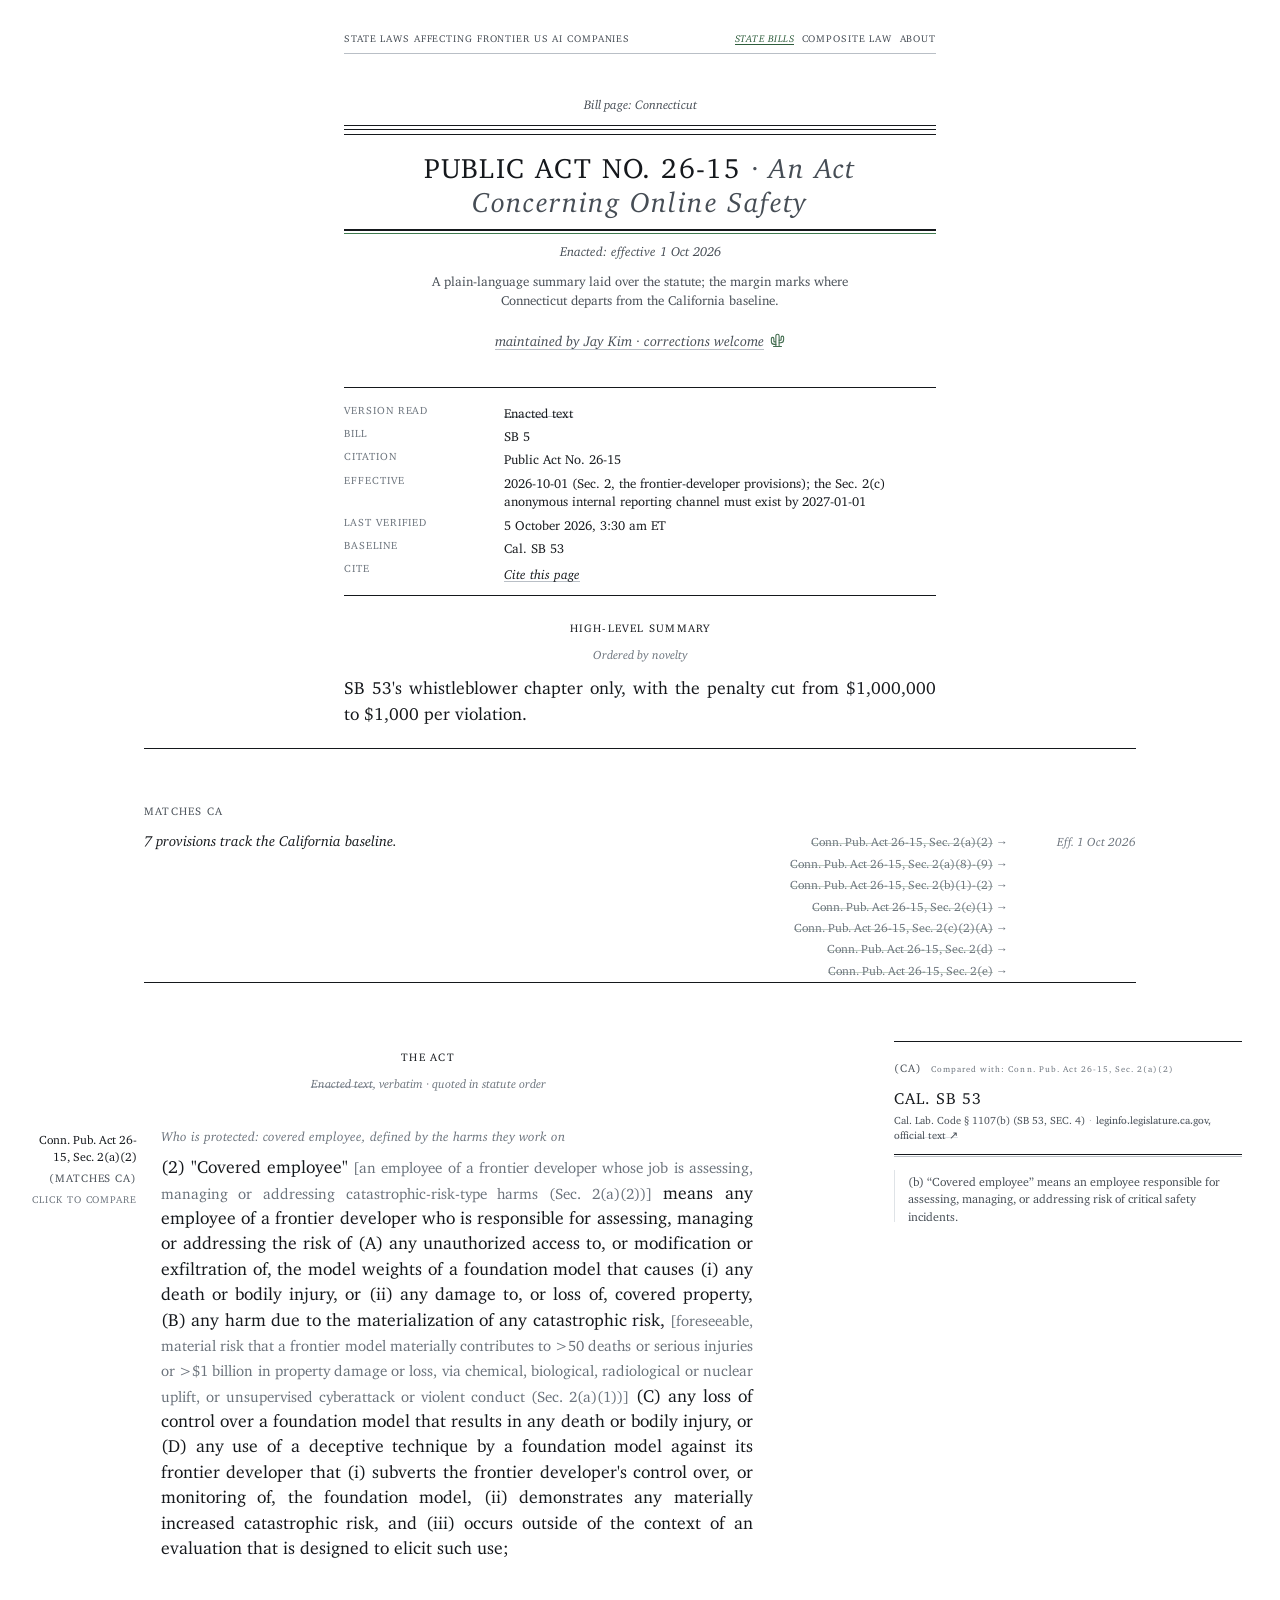
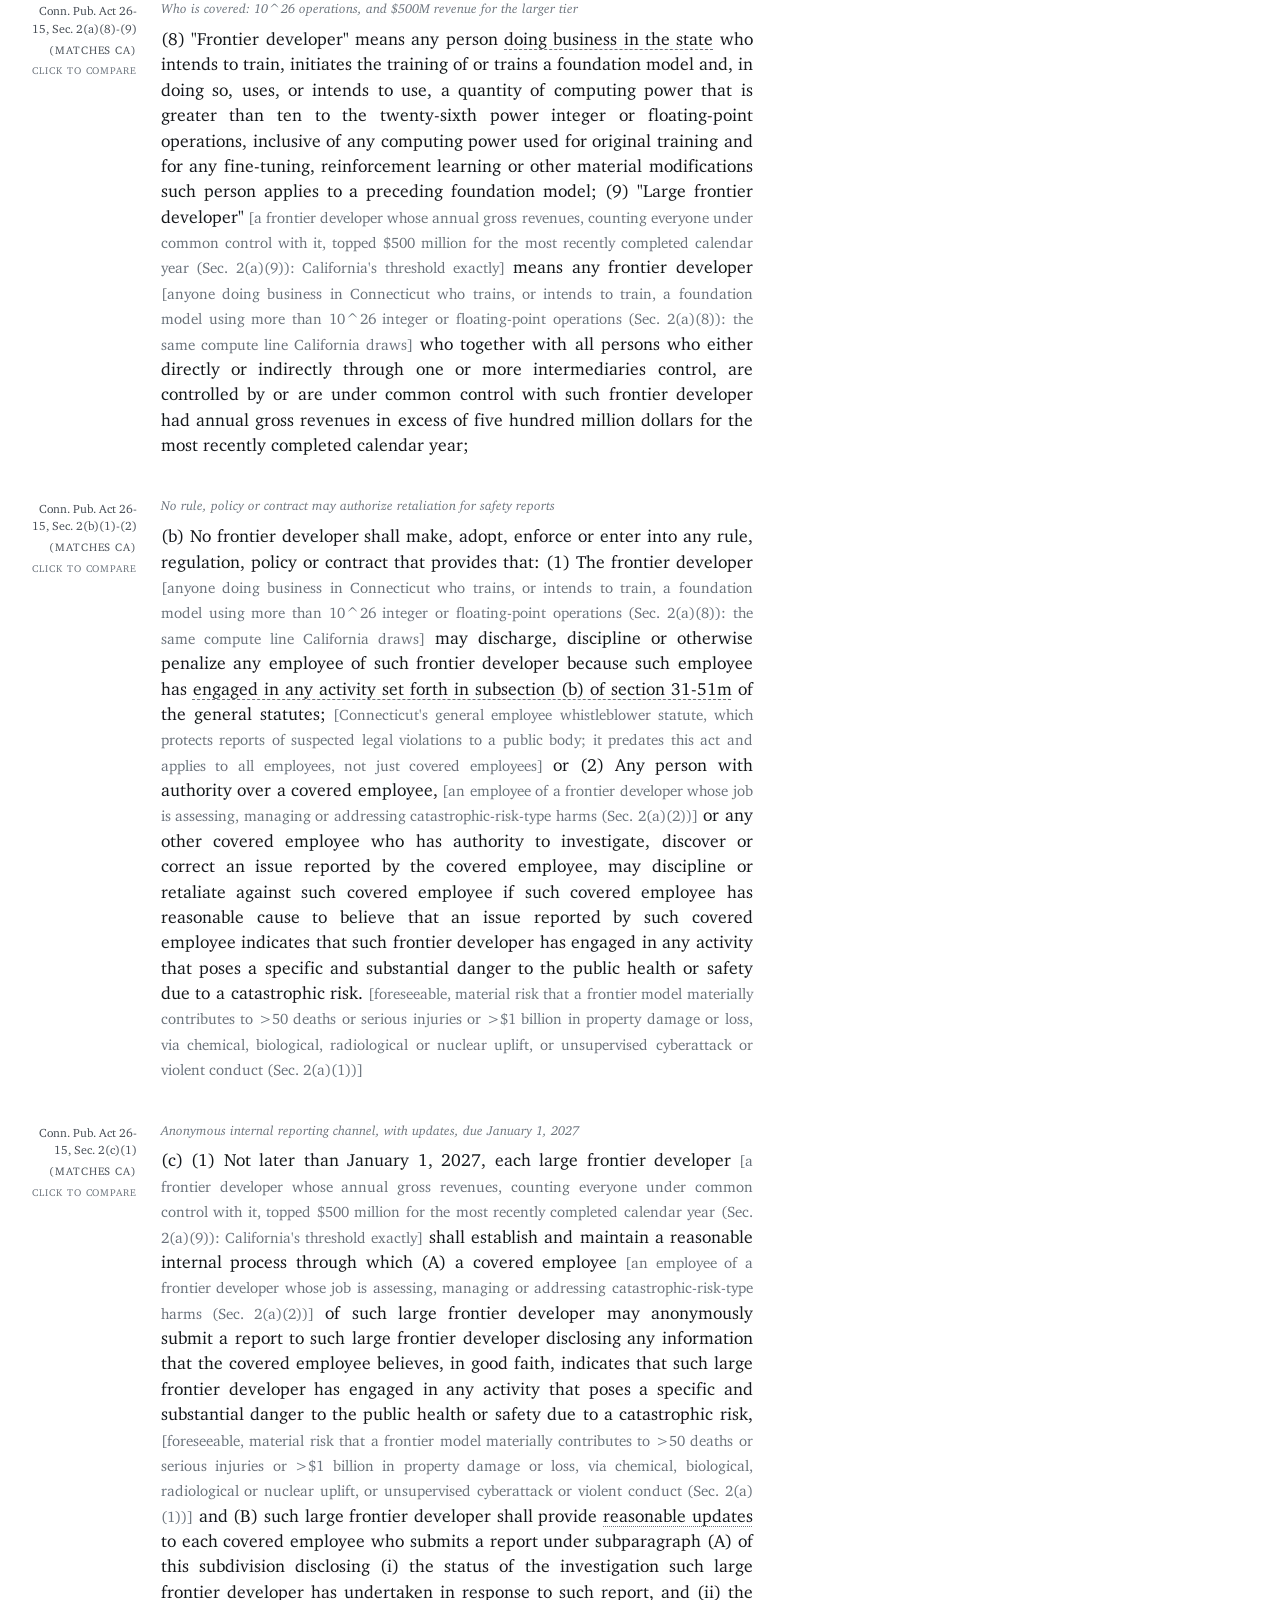
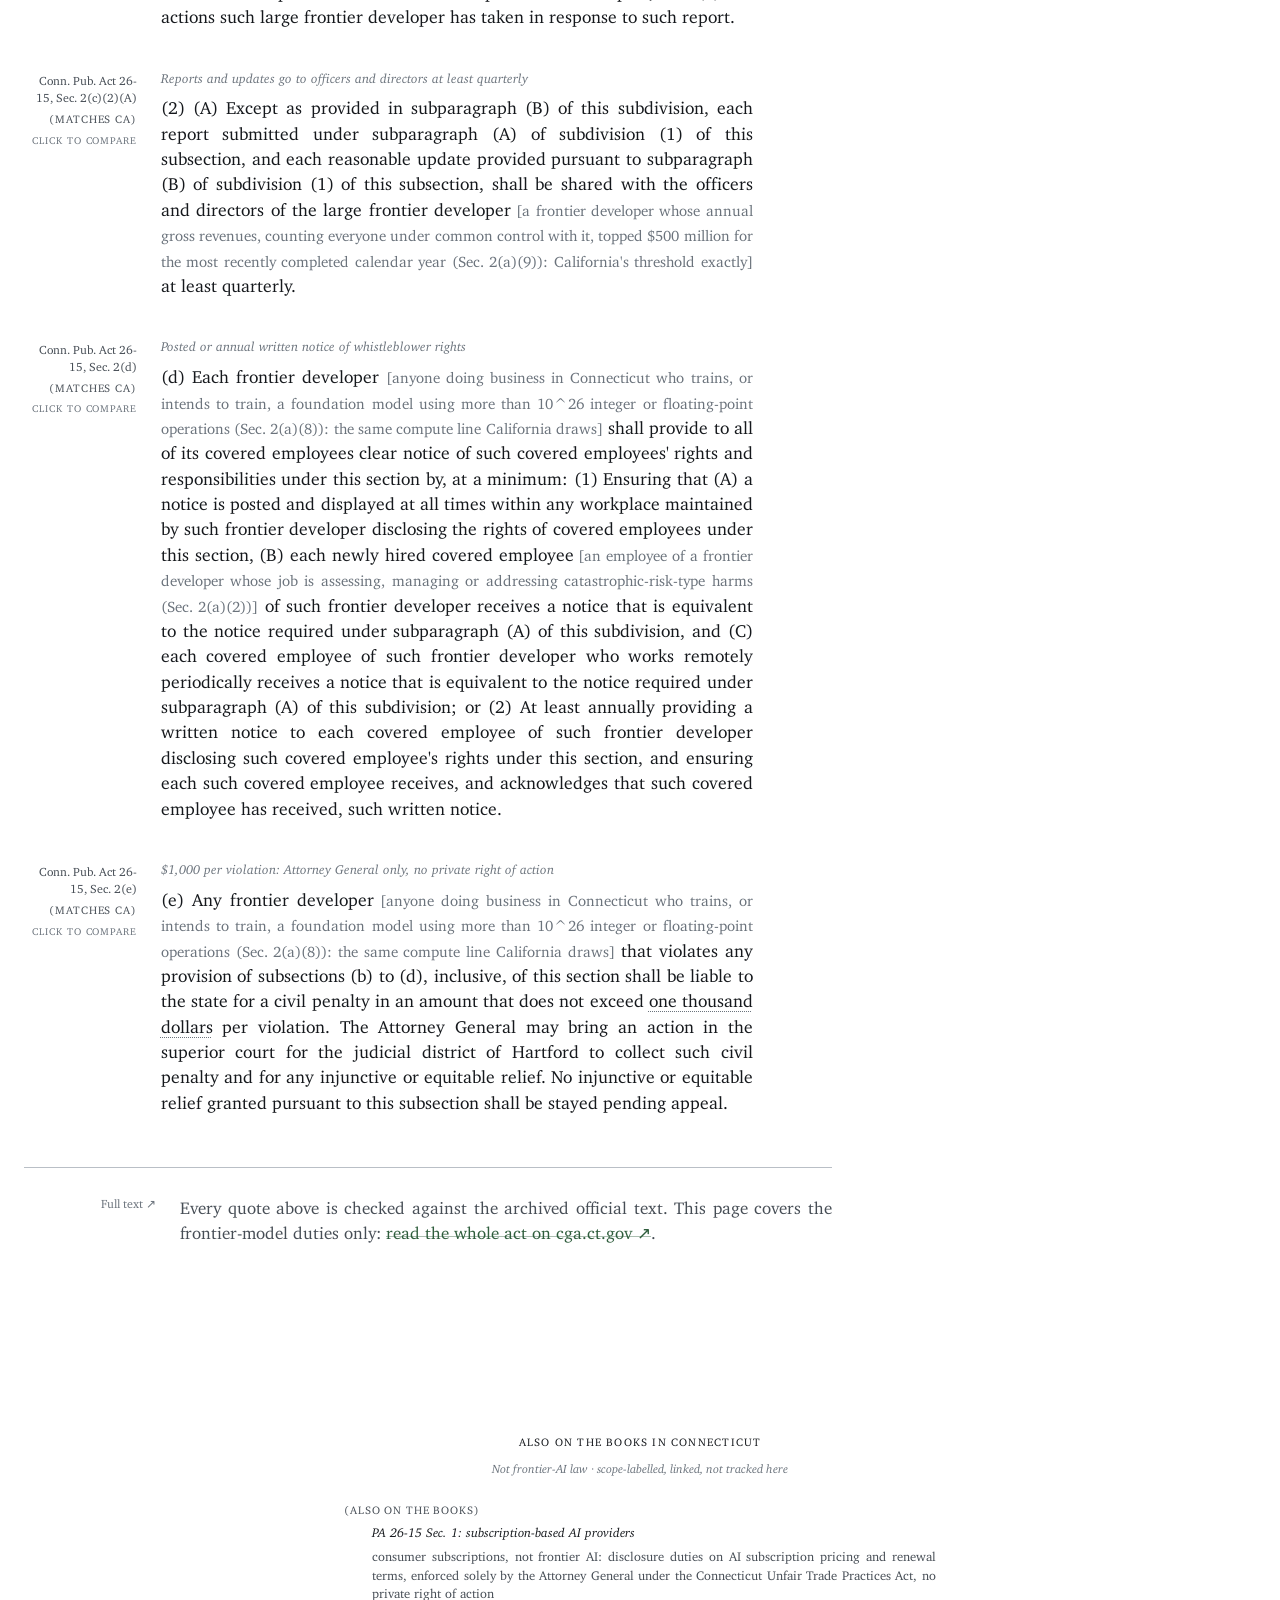
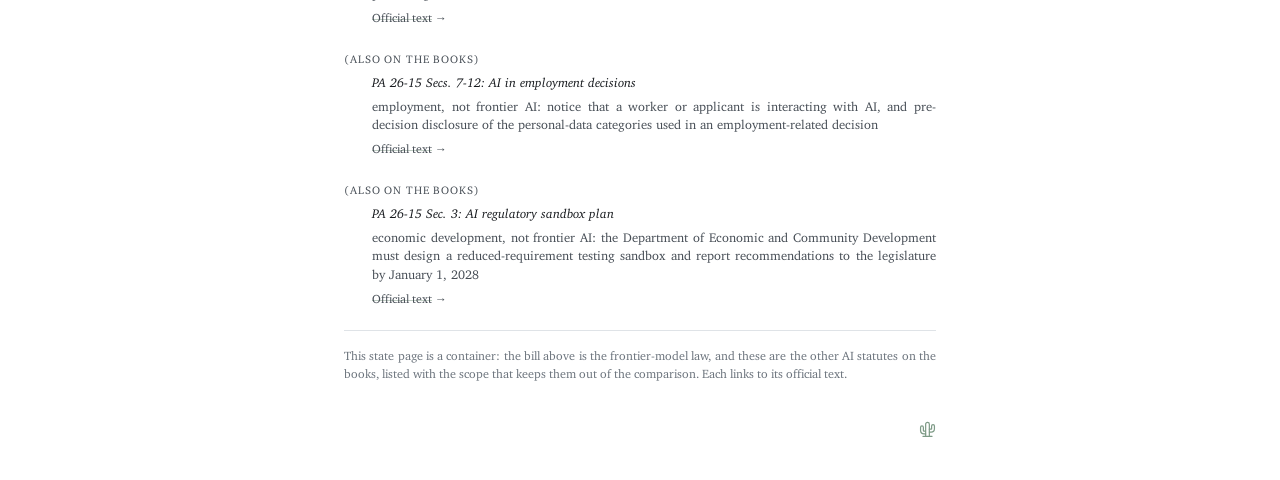
<file: states/ct.html>
<!doctype html><html lang="en"><head><meta charset="utf-8">
<meta name="viewport" content="width=device-width, initial-scale=1">
<title>Connecticut Public Act No. 26-15: An Act Concerning Online Safety</title>
<meta name="description" content="SB 53's whistleblower chapter only, with the penalty cut from $1,000,000 to $1,000 per violation.">
<link rel="icon" href="../favicon.svg" type="image/svg+xml">
<link rel="alternate icon" href="../favicon.ico" sizes="32x32">
<link rel="stylesheet" href="../assets/site.css">
<link rel="stylesheet" href="../assets/card.css">
<link rel="stylesheet" href="../assets/billpage-patch.css">
<link rel="stylesheet" href="../assets/byline.css">
<link rel="stylesheet" href="../assets/mobile.css">
<style id="pairs">
/* Generated by build/build_billpages.js: one rule per provision, pairing a spine
   row with its source panel. Clicking a tag chip targets the row (#s-<id>), which
   selects the row and reveals its panel (#p-<id>). No JavaScript on the page. */
.split.bill:has(#s-ct-thresholds-covered-employee:target) #p-ct-thresholds-covered-employee{display:block}
.split.bill:has(#s-ct-thresholds-frontier-developer:target) #p-ct-thresholds-frontier-developer{display:block}
.split.bill:has(#s-ct-whistleblower-contract-and-retaliation-ban:target) #p-ct-whistleblower-contract-and-retaliation-ban{display:block}
.split.bill:has(#s-ct-whistleblower-anonymous-internal-channel:target) #p-ct-whistleblower-anonymous-internal-channel{display:block}
.split.bill:has(#s-ct-whistleblower-quarterly-escalation:target) #p-ct-whistleblower-quarterly-escalation{display:block}
.split.bill:has(#s-ct-whistleblower-notice-of-rights:target) #p-ct-whistleblower-notice-of-rights{display:block}
.split.bill:has(#s-ct-enforcement-civil-penalty:target) #p-ct-enforcement-civil-penalty{display:block}
</style>
</head><body>

<!-- The close target for the mobile bottom sheet. Every panel's ✕ is an
     <a href="#closed">: retargeting the URL here drops the :target off the
     spine row, which closes the sheet with no JavaScript on the page. It is
     `hidden` so the browser has nothing to scroll to and the reader keeps
     their place; :target still matches a hidden element. -->
<span id="closed" hidden></span>

<div class="chrome">
  <div class="wordmark">State&nbsp;Laws Affecting Frontier&nbsp;US AI&nbsp;Companies</div>
  <nav>
    <a class="on" href="../index.html">State Bills</a>
    <a class="" href="../composite.html">Composite Law</a>
    <a class="" href="../about.html">About</a>
  </nav>
</div>

<div class="mast tight">
  <div>
    <div class="eyebrow">Bill page: Connecticut</div>
    <!-- mock3e markup exactly, plus &nbsp; after the middot so it stays glued to
         the first word of the title and can never orphan at a line head. -->
    <h1 class="bill">Public Act No. 26-15 <span class="thin">·&nbsp;An Act Concerning Online Safety</span></h1>
    <div class="statusline"><span class="status">Enacted: effective 1 Oct 2026</span></div>
    <div class="subdek">A plain-language summary laid over the statute; the margin marks where Connecticut departs from the
      California baseline.</div>
    <div class="byline" id="fb-byline">
  <button class="byline-t" id="fb-open" type="button">maintained by Jay Kim &middot; corrections welcome</button><svg class="cactus-i" viewBox="0 0 24 24" fill="none" stroke="currentColor" stroke-width="1.7" stroke-linecap="round" stroke-linejoin="round" aria-hidden="true" focusable="false"><path d="M9.4 21.6V4.6a2.6 2.6 0 0 1 5.2 0V21.6"/><path d="M9.4 18.2H7a4.8 4.8 0 0 1-4.8-4.8V9a2 2 0 0 1 4 0v4.4a.8.8 0 0 0 .8.8h1.8"/><path d="M14.6 15.6H17a4.8 4.8 0 0 0 4.8-4.8V7a2 2 0 0 0-4 0v3.8a.8.8 0 0 1-.8.8h-2.4"/><path d="M5.6 21.6h12.8"/></svg>
  <div class="byline-card">
    <div class="byline-who">Jay Kim</div>
    <p class="byline-ways"><a href="mailto:jay.ifp.automation@gmail.com">jay.ifp.automation@gmail.com</a><span class="sep">&middot;</span><a href="/corrections.html">What this site got wrong</a></p>
    <label class="byline-lab" for="fb-text">Or send a note from this page</label>
    <textarea id="fb-text" rows="3" placeholder="What is wrong, and where?"></textarea>
    <input id="fb-hp" type="text" tabindex="-1" autocomplete="off" aria-hidden="true">
    <button class="byline-send" id="fb-send" type="button">Send</button>
    <p class="byline-status" id="fb-status" role="status" aria-live="polite"></p>
  </div>
</div>
  </div>
  <dl class="meta">
    <dt>Version read</dt><dd><a href="https://www.cga.ct.gov/2026/ACT/PA/PDF/2026PA-00015-R00SB-00005-PA.PDF">Enacted text</a></dd>
    <dt>Bill</dt><dd>SB 5</dd>
    <dt>Citation</dt><dd>Public Act No. 26-15</dd>
    <dt>Effective</dt><dd>2026-10-01 (Sec. 2, the frontier-developer provisions); the Sec. 2(c) anonymous internal reporting channel must exist by 2027-01-01</dd>
    <dt>Last verified</dt><dd><span data-verified-stamp>1 August 2026</span></dd>
    <dt>Baseline</dt><dd>Cal. SB 53</dd>
    <dt>Cite</dt><dd><details class="citeblk">
  <summary class="cite-t">Cite this page</summary>
  <div class="cite-body">
    <p class="cite-line" id="cite-line">Frontier State Law (frontierstatelaw.com), Connecticut Public Act No. 26-15: An Act Concerning Online Safety, verified <span data-verified-stamp>1 August 2026</span><span data-accessed-stamp hidden></span>. https://frontierstatelaw.com/states/ct.html</p>
    <button class="citecopy" type="button" data-copy-target="cite-line">Copy citation</button>
    <pre class="cite-bib" id="cite-bib">@misc{frontierstatelaw-ct,
  author  = {{Frontier State Law}},
  title   = {Connecticut Public Act No. 26-15: An Act Concerning Online Safety},
  year    = {2026},
  url     = {https://frontierstatelaw.com/states/ct.html},
  note    = {Verified <span data-verified-stamp>1 August 2026</span>},<span data-accessed-line hidden></span>
}</pre>
    <button class="citecopy" type="button" data-copy-target="cite-bib">Copy BibTeX</button>
  </div>
</details></dd>
  </dl>
</div>

<div class="summary" id="summary">
  <div class="sum-head">
    <h2>High-level summary</h2>
    <span>Ordered by novelty</span>
  </div>

  <div class="sum-lede"><p>SB 53's whistleblower chapter only, with the penalty cut from $1,000,000 to $1,000 per violation.</p></div>

  <div class="sum-band">Matches CA</div>
  <div class="sum-row">
    <details class="sum-x">
      <summary class="sum-line"><div class="sum-t">7 provisions track the California baseline.</div></summary>
      <div class="sum-drop"><ul class="sum-list"><li><a href="#s-ct-thresholds-covered-employee">Who is protected: covered employee, defined by the harms they work on<span class="c">Conn. Pub. Act 26-15, Sec. 2(a)(2)</span></a></li><li><a href="#s-ct-thresholds-frontier-developer">Who is covered: 10^26 operations, and $500M revenue for the larger tier<span class="c">Conn. Pub. Act 26-15, Sec. 2(a)(8)-(9)</span></a></li><li><a href="#s-ct-whistleblower-contract-and-retaliation-ban">No rule, policy or contract may authorize retaliation for safety reports<span class="c">Conn. Pub. Act 26-15, Sec. 2(b)(1)-(2)</span></a></li><li><a href="#s-ct-whistleblower-anonymous-internal-channel">Anonymous internal reporting channel, with updates, due January 1, 2027<span class="c">Conn. Pub. Act 26-15, Sec. 2(c)(1)</span></a></li><li><a href="#s-ct-whistleblower-quarterly-escalation">Reports and updates go to officers and directors at least quarterly<span class="c">Conn. Pub. Act 26-15, Sec. 2(c)(2)(A)</span></a></li><li><a href="#s-ct-whistleblower-notice-of-rights">Posted or annual written notice of whistleblower rights<span class="c">Conn. Pub. Act 26-15, Sec. 2(d)</span></a></li><li><a href="#s-ct-enforcement-civil-penalty">$1,000 per violation: Attorney General only, no private right of action<span class="c">Conn. Pub. Act 26-15, Sec. 2(e)</span></a></li></ul></div>
    </details>
    <div class="sum-ls">
      <a class="sum-l" href="#s-ct-thresholds-covered-employee"><u>Conn. Pub. Act 26-15, Sec. 2(a)(2)</u> →</a>
      <a class="sum-l" href="#s-ct-thresholds-frontier-developer"><u>Conn. Pub. Act 26-15, Sec. 2(a)(8)-(9)</u> →</a>
      <a class="sum-l" href="#s-ct-whistleblower-contract-and-retaliation-ban"><u>Conn. Pub. Act 26-15, Sec. 2(b)(1)-(2)</u> →</a>
      <a class="sum-l" href="#s-ct-whistleblower-anonymous-internal-channel"><u>Conn. Pub. Act 26-15, Sec. 2(c)(1)</u> →</a>
      <a class="sum-l" href="#s-ct-whistleblower-quarterly-escalation"><u>Conn. Pub. Act 26-15, Sec. 2(c)(2)(A)</u> →</a>
      <a class="sum-l" href="#s-ct-whistleblower-notice-of-rights"><u>Conn. Pub. Act 26-15, Sec. 2(d)</u> →</a>
      <a class="sum-l" href="#s-ct-enforcement-civil-penalty"><u>Conn. Pub. Act 26-15, Sec. 2(e)</u> →</a>
    </div>
    <div class="sum-s">Eff. 1 Oct 2026</div>
  </div>
</div>

<!-- The pipeline ledger, on bill pages whose module carries a step chain: the
     dated legislative actions, in the legislature's own words, between the
     summary and the statute. Empty string on every other page. -->


<div class="split bill">
  <a class="tosum" href="#summary">↑&nbsp;Summary</a>
  <div class="left">
    <div class="sec-label">
      <h2>The Act</h2>
      <span><a href="https://www.cga.ct.gov/2026/ACT/PA/PDF/2026PA-00015-R00SB-00005-PA.PDF">Enacted text</a>, verbatim · quoted in statute order</span>
    </div>
    <details class="sec sel" id="s-ct-thresholds-covered-employee">
      <summary class="sec-row">
        <div class="rail">
          <div class="secno">Conn.&nbsp;Pub.&nbsp;Act&nbsp;26-15,&nbsp;Sec.&nbsp;2(a)(2)</div>
          <a class="chip same" href="#s-ct-thresholds-covered-employee">Matches CA</a>
          <div class="openat">Click to compare</div>
        </div>
        <div class="leg"><div class="ourhead">Who is protected: covered employee, defined by the harms they work on<a class="anchorlink" href="#s-ct-thresholds-covered-employee" data-anchor="s-ct-thresholds-covered-employee" title="Copy a link to this section" aria-label="Copy a link to this section">§</a></div><span data-verify="quote" data-source-file="lawmap_texts/ct/CT_PA_26-15_SB5_online_safety.txt">(2) &quot;Covered employee&quot;<span class="gloss" data-verify="gloss"> [an employee of a frontier developer whose job is assessing, managing or addressing catastrophic-risk-type harms (Sec. 2(a)(2))]</span> means any employee of a frontier developer who is responsible for assessing, managing or addressing the risk of (A) any unauthorized access to, or modification or exfiltration of, the model weights of a foundation model that causes (i) any death or bodily injury, or (ii) any damage to, or loss of, covered property, (B) any harm due to the materialization of any catastrophic risk,<span class="gloss" data-verify="gloss"> [foreseeable, material risk that a frontier model materially contributes to &gt;50 deaths or serious injuries or &gt;$1 billion in property damage or loss, via chemical, biological, radiological or nuclear uplift, or unsupervised cyberattack or violent conduct (Sec. 2(a)(1))]</span> (C) any loss of control over a foundation model that results in any death or bodily injury, or (D) any use of a deceptive technique by a foundation model against its frontier developer that (i) subverts the frontier developer's control over, or monitoring of, the foundation model, (ii) demonstrates any materially increased catastrophic risk, and (iii) occurs outside of the context of an evaluation that is designed to elicit such use;</span></div>
      </summary>
      <div class="drop">
        <dl class="facts"><dt>Effective</dt><dd>2026-10-01 <a class="effsrc" href="https://www.cga.ct.gov/2026/ACT/PA/PDF/2026PA-00015-R00SB-00005-PA.PDF#:~:text=Sec.%202.%20%28NEW%29%20%28Effective" title="Effective date set by Conn. Pub. Act 26-15, Sec. 2 (effective-date designation): “Sec. 2. (NEW) (Effective October 1, 2026)”">Conn. Pub. Act 26-15, Sec. 2 (effective-date designation) ↗</a></dd><dt>Binds you if</dt><dd>Definitional: who Sec. 2(c) and (d) protect, and who Sec. 2(b)(2) protects.</dd><dt>Goes to</dt><dd>n/a: definitional.</dd><dt class="cmp">Compared with CA</dt><dd class="cmp">Same class of employee, written out longhand. California defines covered employees by reference to 'critical safety incidents' (Lab. Code 1107(c)). Connecticut has no critical-safety-incident term, because it has no incident-reporting duty, so it inlines the same four harm categories into the definition: weight exfiltration, materialized catastrophic risk, loss of control, and model deception against the developer. Read against Lab. Code 1107(c), the four categories track item for item.</dd></dl>
        <p class="dlink"><a href="https://www.cga.ct.gov/2026/ACT/PA/PDF/2026PA-00015-R00SB-00005-PA.PDF#:~:text=%282%29%20%22Covered%20employee%22%20means">Read Conn. Pub. Act 26-15, Sec. 2(a)(2) on cga.ct.gov ↗</a><span class="dot">·</span><a class="copylink" href="https://www.cga.ct.gov/2026/ACT/PA/PDF/2026PA-00015-R00SB-00005-PA.PDF#:~:text=%282%29%20%22Covered%20employee%22%20means" data-copy-url="https://www.cga.ct.gov/2026/ACT/PA/PDF/2026PA-00015-R00SB-00005-PA.PDF#:~:text=%282%29%20%22Covered%20employee%22%20means" title="Copy the official source link" aria-live="polite">Copy link</a></p>
      </div>
    </details>
    <details class="sec" id="s-ct-thresholds-frontier-developer">
      <summary class="sec-row">
        <div class="rail">
          <div class="secno">Conn.&nbsp;Pub.&nbsp;Act&nbsp;26-15,&nbsp;Sec.&nbsp;2(a)(8)-(9)</div>
          <a class="chip same" href="#s-ct-thresholds-frontier-developer">Matches CA</a>
          <div class="openat">Click to compare</div>
        </div>
        <div class="leg"><div class="ourhead">Who is covered: 10^26 operations, and $500M revenue for the larger tier<a class="anchorlink" href="#s-ct-thresholds-frontier-developer" data-anchor="s-ct-thresholds-frontier-developer" title="Copy a link to this section" aria-label="Copy a link to this section">§</a></div><span data-verify="quote" data-source-file="lawmap_texts/ct/CT_PA_26-15_SB5_online_safety.txt">(8) &quot;Frontier developer&quot; means any person <span class="redline redline-add" data-cmp="No CA analogue for this passage." aria-label="No CA analogue for this passage.">doing business in the state</span> who intends to train, initiates the training of or trains a foundation model and, in doing so, uses, or intends to use, a quantity of computing power that is greater than ten to the twenty-sixth power integer or floating-point operations, inclusive of any computing power used for original training and for any fine-tuning, reinforcement learning or other material modifications such person applies to a preceding foundation model; (9) &quot;Large frontier developer&quot;<span class="gloss" data-verify="gloss"> [a frontier developer whose annual gross revenues, counting everyone under common control with it, topped $500 million for the most recently completed calendar year (Sec. 2(a)(9)): California's threshold exactly]</span> means any frontier developer<span class="gloss" data-verify="gloss"> [anyone doing business in Connecticut who trains, or intends to train, a foundation model using more than 10^26 integer or floating-point operations (Sec. 2(a)(8)): the same compute line California draws]</span> who together with all persons who either directly or indirectly through one or more intermediaries control, are controlled by or are under common control with such frontier developer had annual gross revenues in excess of five hundred million dollars for the most recently completed calendar year;</span></div>
      </summary>
      <div class="drop">
        <dl class="facts"><dt>Effective</dt><dd>2026-10-01 <a class="effsrc" href="https://www.cga.ct.gov/2026/ACT/PA/PDF/2026PA-00015-R00SB-00005-PA.PDF#:~:text=Sec.%202.%20%28NEW%29%20%28Effective" title="Effective date set by Conn. Pub. Act 26-15, Sec. 2 (effective-date designation): “Sec. 2. (NEW) (Effective October 1, 2026)”">Conn. Pub. Act 26-15, Sec. 2 (effective-date designation) ↗</a></dd><dt>Binds you if</dt><dd>Definitional: the two tiers the rest of Sec. 2 uses, frontier developer (compute only) and large frontier developer (compute plus revenue).</dd><dt>Goes to</dt><dd>n/a: definitional.</dd><dt class="cmp">Compared with CA</dt><dd class="cmp">California's two numbers, unchanged. Greater than 10^26 integer or floating-point operations inclusive of fine-tuning, and $500 million in annual gross revenues counting every person under common control. Three drafting differences with no evident substantive effect: Connecticut folds the compute test into the 'frontier developer' definition itself where California routes it through a separate 'frontier model' definition at 22757.11(i); Connecticut writes 'greater than ten to the twenty-sixth power' in words; and Connecticut adds an express 'doing business in the state' requirement that California leaves to general jurisdictional law.</dd></dl>
        <p class="dlink"><a href="https://www.cga.ct.gov/2026/ACT/PA/PDF/2026PA-00015-R00SB-00005-PA.PDF#:~:text=%288%29%20%22Frontier%20developer%22%20means">Read Conn. Pub. Act 26-15, Sec. 2(a)(8)-(9) on cga.ct.gov ↗</a><span class="dot">·</span><a class="copylink" href="https://www.cga.ct.gov/2026/ACT/PA/PDF/2026PA-00015-R00SB-00005-PA.PDF#:~:text=%288%29%20%22Frontier%20developer%22%20means" data-copy-url="https://www.cga.ct.gov/2026/ACT/PA/PDF/2026PA-00015-R00SB-00005-PA.PDF#:~:text=%288%29%20%22Frontier%20developer%22%20means" title="Copy the official source link" aria-live="polite">Copy link</a></p>
      </div>
    </details>
    <details class="sec" id="s-ct-whistleblower-contract-and-retaliation-ban">
      <summary class="sec-row">
        <div class="rail">
          <div class="secno">Conn.&nbsp;Pub.&nbsp;Act&nbsp;26-15,&nbsp;Sec.&nbsp;2(b)(1)-(2)</div>
          <a class="chip same" href="#s-ct-whistleblower-contract-and-retaliation-ban">Matches CA</a>
          <div class="openat">Click to compare</div>
        </div>
        <div class="leg"><div class="ourhead">No rule, policy or contract may authorize retaliation for safety reports<a class="anchorlink" href="#s-ct-whistleblower-contract-and-retaliation-ban" data-anchor="s-ct-whistleblower-contract-and-retaliation-ban" title="Copy a link to this section" aria-label="Copy a link to this section">§</a></div><span data-verify="quote" data-source-file="lawmap_texts/ct/CT_PA_26-15_SB5_online_safety.txt">(b) No frontier developer shall make, adopt, enforce or enter into any rule, regulation, policy or contract that provides that:</span> <span data-verify="quote" data-source-file="lawmap_texts/ct/CT_PA_26-15_SB5_online_safety.txt">(1) The frontier developer<span class="gloss" data-verify="gloss"> [anyone doing business in Connecticut who trains, or intends to train, a foundation model using more than 10^26 integer or floating-point operations (Sec. 2(a)(8)): the same compute line California draws]</span> may discharge, discipline or otherwise penalize any employee of such frontier developer because such employee has <span class="redline redline-add" data-cmp="No CA analogue for this passage." aria-label="No CA analogue for this passage.">engaged in any activity set forth in subsection (b) of section 31-51m</span> of the general statutes;<span class="gloss" data-verify="gloss"> [Connecticut's general employee whistleblower statute, which protects reports of suspected legal violations to a public body; it predates this act and applies to all employees, not just covered employees]</span> or (2) Any person with authority over a covered employee,<span class="gloss" data-verify="gloss"> [an employee of a frontier developer whose job is assessing, managing or addressing catastrophic-risk-type harms (Sec. 2(a)(2))]</span> or any other covered employee who has authority to investigate, discover or correct an issue reported by the covered employee, may discipline or retaliate against such covered employee if such covered employee has reasonable cause to believe that an issue reported by such covered employee indicates that such frontier developer has engaged in any activity that poses a specific and substantial danger to the public health or safety due to a catastrophic risk.<span class="gloss" data-verify="gloss"> [foreseeable, material risk that a frontier model materially contributes to &gt;50 deaths or serious injuries or &gt;$1 billion in property damage or loss, via chemical, biological, radiological or nuclear uplift, or unsupervised cyberattack or violent conduct (Sec. 2(a)(1))]</span></span></div>
      </summary>
      <div class="drop">
        <dl class="facts"><dt>Effective</dt><dd>2026-10-01 <a class="effsrc" href="https://www.cga.ct.gov/2026/ACT/PA/PDF/2026PA-00015-R00SB-00005-PA.PDF#:~:text=Sec.%202.%20%28NEW%29%20%28Effective" title="Effective date set by Conn. Pub. Act 26-15, Sec. 2 (effective-date designation): “Sec. 2. (NEW) (Effective October 1, 2026)”">Conn. Pub. Act 26-15, Sec. 2 (effective-date designation) ↗</a></dd><dt>Binds you if</dt><dd>Binds you if you are a frontier developer doing business in Connecticut: the 10^26-operation compute line, with no revenue floor for this subsection.</dd><dt>Goes to</dt><dd>No report receiver: the duty runs against the developer's own rules, policies and contracts. Enforced by the Attorney General; nothing here is published.</dd><dt class="cmp">Compared with CA</dt><dd class="cmp">Same protection, narrower one way and broader another. Connecticut forbids a frontier developer to adopt any rule, policy or contract 'providing for' the conduct quoted, the lead-in governing both parts. Narrower: Cal. Lab. Code 1107.1(a) bans the retaliation itself and protects disclosure to the Attorney General and to federal authorities, while Connecticut reaches only the rules, policies and contracts and names no outside recipient. Broader: subdivision (1) protects any employee for section 31-51m activity, not only covered employees. Connecticut's whistleblower protections are weaker overall.</dd></dl>
        <p class="dlink"><a href="https://www.cga.ct.gov/2026/ACT/PA/PDF/2026PA-00015-R00SB-00005-PA.PDF#:~:text=%28b%29%20No%20frontier%20developer">Read Conn. Pub. Act 26-15, Sec. 2(b)(1)-(2) on cga.ct.gov ↗</a><span class="dot">·</span><a class="copylink" href="https://www.cga.ct.gov/2026/ACT/PA/PDF/2026PA-00015-R00SB-00005-PA.PDF#:~:text=%28b%29%20No%20frontier%20developer" data-copy-url="https://www.cga.ct.gov/2026/ACT/PA/PDF/2026PA-00015-R00SB-00005-PA.PDF#:~:text=%28b%29%20No%20frontier%20developer" title="Copy the official source link" aria-live="polite">Copy link</a></p>
      </div>
    </details>
    <details class="sec" id="s-ct-whistleblower-anonymous-internal-channel">
      <summary class="sec-row">
        <div class="rail">
          <div class="secno">Conn.&nbsp;Pub.&nbsp;Act&nbsp;26-15,&nbsp;Sec.&nbsp;2(c)(1)</div>
          <a class="chip same" href="#s-ct-whistleblower-anonymous-internal-channel">Matches CA</a>
          <div class="openat">Click to compare</div>
        </div>
        <div class="leg"><div class="ourhead">Anonymous internal reporting channel, with updates, due January 1, 2027<a class="anchorlink" href="#s-ct-whistleblower-anonymous-internal-channel" data-anchor="s-ct-whistleblower-anonymous-internal-channel" title="Copy a link to this section" aria-label="Copy a link to this section">§</a></div><span data-verify="quote" data-source-file="lawmap_texts/ct/CT_PA_26-15_SB5_online_safety.txt">(c) (1) Not later than January 1, 2027, each large frontier developer<span class="gloss" data-verify="gloss"> [a frontier developer whose annual gross revenues, counting everyone under common control with it, topped $500 million for the most recently completed calendar year (Sec. 2(a)(9)): California's threshold exactly]</span> shall establish and maintain a reasonable internal process through which (A) a covered employee<span class="gloss" data-verify="gloss"> [an employee of a frontier developer whose job is assessing, managing or addressing catastrophic-risk-type harms (Sec. 2(a)(2))]</span> of such large frontier developer may anonymously submit a report to such large frontier developer disclosing any information that the covered employee believes, in good faith, indicates that such large frontier developer has engaged in any activity that poses a specific and substantial danger to the public health or safety due to a catastrophic risk,<span class="gloss" data-verify="gloss"> [foreseeable, material risk that a frontier model materially contributes to &gt;50 deaths or serious injuries or &gt;$1 billion in property damage or loss, via chemical, biological, radiological or nuclear uplift, or unsupervised cyberattack or violent conduct (Sec. 2(a)(1))]</span> and (B) such large frontier developer shall provide <span class="redline" data-cmp="Compared with: &quot;a monthly update&quot;" aria-label="Compared with: &quot;a monthly update&quot;">reasonable updates</span> to each covered employee who submits a report under subparagraph (A) of this subdivision disclosing (i) the status of the investigation such large frontier developer has undertaken in response to such report, and (ii) the actions such large frontier developer has taken in response to such report.</span></div>
      </summary>
      <div class="drop">
        <dl class="facts"><dt>Effective</dt><dd>2026-10-01 <a class="effsrc" href="https://www.cga.ct.gov/2026/ACT/PA/PDF/2026PA-00015-R00SB-00005-PA.PDF#:~:text=Sec.%202.%20%28NEW%29%20%28Effective" title="Effective date set by Conn. Pub. Act 26-15, Sec. 2 (effective-date designation): “Sec. 2. (NEW) (Effective October 1, 2026)”">Conn. Pub. Act 26-15, Sec. 2 (effective-date designation) ↗</a></dd><dt>Binds you if</dt><dd>Binds you only if you are a large frontier developer (over 10^26 operations and over $500 million in revenues counting persons under common control) and the channel must exist by January 1, 2027.</dd><dt>Goes to</dt><dd>The large frontier developer itself. The channel is internal and anonymous; no agency receives the reports and nothing is published.</dd><dt class="cmp">Compared with CA</dt><dd class="cmp">Same channel, one parameter weaker and one narrower. Weaker: Connecticut requires 'reasonable updates' on the status of the investigation, where Cal. Lab. Code 1107.1(e)(1) requires 'a monthly update'. Narrower: California's channel also takes reports that the developer broke the SB 53 transparency chapter (Bus. &amp; Prof. Code ch. 25.1), and Connecticut has no transparency chapter to report a violation of, so its trigger is catastrophic-risk danger only. Two clocks: the compliance deadline is January 1, 2027, inside a section that takes effect October 1, 2026.</dd></dl>
        <p class="dlink"><a href="https://www.cga.ct.gov/2026/ACT/PA/PDF/2026PA-00015-R00SB-00005-PA.PDF#:~:text=%28c%29%20%281%29%20Not%20later">Read Conn. Pub. Act 26-15, Sec. 2(c)(1) on cga.ct.gov ↗</a><span class="dot">·</span><a class="copylink" href="https://www.cga.ct.gov/2026/ACT/PA/PDF/2026PA-00015-R00SB-00005-PA.PDF#:~:text=%28c%29%20%281%29%20Not%20later" data-copy-url="https://www.cga.ct.gov/2026/ACT/PA/PDF/2026PA-00015-R00SB-00005-PA.PDF#:~:text=%28c%29%20%281%29%20Not%20later" title="Copy the official source link" aria-live="polite">Copy link</a></p>
      </div>
    </details>
    <details class="sec" id="s-ct-whistleblower-quarterly-escalation">
      <summary class="sec-row">
        <div class="rail">
          <div class="secno">Conn.&nbsp;Pub.&nbsp;Act&nbsp;26-15,&nbsp;Sec.&nbsp;2(c)(2)(A)</div>
          <a class="chip same" href="#s-ct-whistleblower-quarterly-escalation">Matches CA</a>
          <div class="openat">Click to compare</div>
        </div>
        <div class="leg"><div class="ourhead">Reports and updates go to officers and directors at least quarterly<a class="anchorlink" href="#s-ct-whistleblower-quarterly-escalation" data-anchor="s-ct-whistleblower-quarterly-escalation" title="Copy a link to this section" aria-label="Copy a link to this section">§</a></div><span data-verify="quote" data-source-file="lawmap_texts/ct/CT_PA_26-15_SB5_online_safety.txt">(2) (A) Except as provided in subparagraph (B) of this subdivision, each report submitted under subparagraph (A) of subdivision (1) of this subsection, and each reasonable update provided pursuant to subparagraph (B) of subdivision (1) of this subsection, shall be shared with the officers and directors of the large frontier developer<span class="gloss" data-verify="gloss"> [a frontier developer whose annual gross revenues, counting everyone under common control with it, topped $500 million for the most recently completed calendar year (Sec. 2(a)(9)): California's threshold exactly]</span> at least quarterly.</span></div>
      </summary>
      <div class="drop">
        <dl class="facts"><dt>Effective</dt><dd>2026-10-01 <a class="effsrc" href="https://www.cga.ct.gov/2026/ACT/PA/PDF/2026PA-00015-R00SB-00005-PA.PDF#:~:text=Sec.%202.%20%28NEW%29%20%28Effective" title="Effective date set by Conn. Pub. Act 26-15, Sec. 2 (effective-date designation): “Sec. 2. (NEW) (Effective October 1, 2026)”">Conn. Pub. Act 26-15, Sec. 2 (effective-date designation) ↗</a></dd><dt>Binds you if</dt><dd>Binds you if you are a large frontier developer operating the Sec. 2(c)(1) internal channel.</dd><dt>Goes to</dt><dd>Officers and directors of the large frontier developer, at least quarterly. Internal only; not public, no agency copy.</dd><dt class="cmp">Compared with CA</dt><dd class="cmp">Materially identical to California. The conflict-of-interest carve-out at Sec. 2(c)(2)(B) falls outside the verbatim span above, so it is quoted here: &quot;(B) If a covered employee has alleged wrongdoing by an officer or director of the large frontier developer in a report submitted under subparagraph (A) of subdivision (1) of this subsection, neither such report nor any reasonable update provided in response to such report pursuant to subparagraph (B) of subdivision (1) of this subsection shall be shared with such officer or director.&quot; California has the same carve-out at Lab. Code 1107.1(e)(2)(B).</dd></dl>
        <p class="dlink"><a href="https://www.cga.ct.gov/2026/ACT/PA/PDF/2026PA-00015-R00SB-00005-PA.PDF#:~:text=%282%29%20%28A%29%20Except%20as%20provided%20in%20subparagraph%20%28B%29%20of%20this%20subdivision%2C%20each">Read Conn. Pub. Act 26-15, Sec. 2(c)(2)(A) on cga.ct.gov ↗</a><span class="dot">·</span><a class="copylink" href="https://www.cga.ct.gov/2026/ACT/PA/PDF/2026PA-00015-R00SB-00005-PA.PDF#:~:text=%282%29%20%28A%29%20Except%20as%20provided%20in%20subparagraph%20%28B%29%20of%20this%20subdivision%2C%20each" data-copy-url="https://www.cga.ct.gov/2026/ACT/PA/PDF/2026PA-00015-R00SB-00005-PA.PDF#:~:text=%282%29%20%28A%29%20Except%20as%20provided%20in%20subparagraph%20%28B%29%20of%20this%20subdivision%2C%20each" title="Copy the official source link" aria-live="polite">Copy link</a></p>
      </div>
    </details>
    <details class="sec" id="s-ct-whistleblower-notice-of-rights">
      <summary class="sec-row">
        <div class="rail">
          <div class="secno">Conn.&nbsp;Pub.&nbsp;Act&nbsp;26-15,&nbsp;Sec.&nbsp;2(d)</div>
          <a class="chip same" href="#s-ct-whistleblower-notice-of-rights">Matches CA</a>
          <div class="openat">Click to compare</div>
        </div>
        <div class="leg"><div class="ourhead">Posted or annual written notice of whistleblower rights<a class="anchorlink" href="#s-ct-whistleblower-notice-of-rights" data-anchor="s-ct-whistleblower-notice-of-rights" title="Copy a link to this section" aria-label="Copy a link to this section">§</a></div><span data-verify="quote" data-source-file="lawmap_texts/ct/CT_PA_26-15_SB5_online_safety.txt">(d) Each frontier developer<span class="gloss" data-verify="gloss"> [anyone doing business in Connecticut who trains, or intends to train, a foundation model using more than 10^26 integer or floating-point operations (Sec. 2(a)(8)): the same compute line California draws]</span> shall provide to all of its covered employees clear notice of such covered employees' rights and responsibilities under this section by, at a minimum: (1) Ensuring that (A) a notice is posted and displayed at all times within any workplace maintained by such frontier developer disclosing the rights of covered employees under this section, (B) each newly hired covered employee<span class="gloss" data-verify="gloss"> [an employee of a frontier developer whose job is assessing, managing or addressing catastrophic-risk-type harms (Sec. 2(a)(2))]</span> of such frontier developer receives a notice that is equivalent to the notice required under subparagraph (A) of this subdivision, and (C) each covered employee of such frontier developer who works remotely periodically receives a notice that is equivalent to the notice required under subparagraph (A) of this subdivision; or (2) At least annually providing a written notice to each covered employee of such frontier developer disclosing such covered employee's rights under this section, and ensuring each such covered employee receives, and acknowledges that such covered employee has received, such written notice.</span></div>
      </summary>
      <div class="drop">
        <dl class="facts"><dt>Effective</dt><dd>2026-10-01 <a class="effsrc" href="https://www.cga.ct.gov/2026/ACT/PA/PDF/2026PA-00015-R00SB-00005-PA.PDF#:~:text=Sec.%202.%20%28NEW%29%20%28Effective" title="Effective date set by Conn. Pub. Act 26-15, Sec. 2 (effective-date designation): “Sec. 2. (NEW) (Effective October 1, 2026)”">Conn. Pub. Act 26-15, Sec. 2 (effective-date designation) ↗</a></dd><dt>Binds you if</dt><dd>Binds every frontier developer (no revenue floor), including for remote covered employees.</dd><dt>Goes to</dt><dd>The developer's own covered employees, by workplace posting or annual written notice. Nothing is filed with the state and nothing is public.</dd><dt class="cmp">Compared with CA</dt><dd class="cmp">Structurally a copy of California's notice duty. Cal. Lab. Code 1107.1(d) is the model, down to the posting-or-annual-notice election and the explicit remote-worker clause. Connecticut adds 'rights and responsibilities' framing in the lead-in and requires acknowledgment of receipt under option (2); California also requires that the notice be 'received and acknowledged'.</dd></dl>
        <p class="dlink"><a href="https://www.cga.ct.gov/2026/ACT/PA/PDF/2026PA-00015-R00SB-00005-PA.PDF#:~:text=%28d%29%20Each%20frontier%20developer">Read Conn. Pub. Act 26-15, Sec. 2(d) on cga.ct.gov ↗</a><span class="dot">·</span><a class="copylink" href="https://www.cga.ct.gov/2026/ACT/PA/PDF/2026PA-00015-R00SB-00005-PA.PDF#:~:text=%28d%29%20Each%20frontier%20developer" data-copy-url="https://www.cga.ct.gov/2026/ACT/PA/PDF/2026PA-00015-R00SB-00005-PA.PDF#:~:text=%28d%29%20Each%20frontier%20developer" title="Copy the official source link" aria-live="polite">Copy link</a></p>
      </div>
    </details>
    <details class="sec" id="s-ct-enforcement-civil-penalty">
      <summary class="sec-row">
        <div class="rail">
          <div class="secno">Conn.&nbsp;Pub.&nbsp;Act&nbsp;26-15,&nbsp;Sec.&nbsp;2(e)</div>
          <a class="chip same" href="#s-ct-enforcement-civil-penalty">Matches CA</a>
          <div class="openat">Click to compare</div>
        </div>
        <div class="leg"><div class="ourhead">$1,000 per violation: Attorney General only, no private right of action<a class="anchorlink" href="#s-ct-enforcement-civil-penalty" data-anchor="s-ct-enforcement-civil-penalty" title="Copy a link to this section" aria-label="Copy a link to this section">§</a></div><span data-verify="quote" data-source-file="lawmap_texts/ct/CT_PA_26-15_SB5_online_safety.txt">(e) Any frontier developer<span class="gloss" data-verify="gloss"> [anyone doing business in Connecticut who trains, or intends to train, a foundation model using more than 10^26 integer or floating-point operations (Sec. 2(a)(8)): the same compute line California draws]</span> that violates any provision of subsections (b) to (d), inclusive, of this section shall be liable to the state for a civil penalty in an amount that does not exceed <span class="redline" data-cmp="Compared with: &quot;one million dollars ($1,000,000)&quot;" aria-label="Compared with: &quot;one million dollars ($1,000,000)&quot;">one thousand dollars</span> per violation. The Attorney General may bring an action in the superior court for the judicial district of Hartford to collect such civil penalty and for any injunctive or equitable relief. No injunctive or equitable relief granted pursuant to this subsection shall be stayed pending appeal.</span></div>
      </summary>
      <div class="drop">
        <dl class="facts"><dt>Effective</dt><dd>2026-10-01 <a class="effsrc" href="https://www.cga.ct.gov/2026/ACT/PA/PDF/2026PA-00015-R00SB-00005-PA.PDF#:~:text=Sec.%202.%20%28NEW%29%20%28Effective" title="Effective date set by Conn. Pub. Act 26-15, Sec. 2 (effective-date designation): “Sec. 2. (NEW) (Effective October 1, 2026)”">Conn. Pub. Act 26-15, Sec. 2 (effective-date designation) ↗</a></dd><dt>Binds you if</dt><dd>Applies to any frontier developer that violates Sec. 2(b), (c) or (d).</dd><dt>Goes to</dt><dd>The Attorney General, suing in the superior court for the judicial district of Hartford; penalties are payable to the state.</dd><dt class="cmp">Compared with CA</dt><dd class="cmp">Same enforcement architecture, with the cap three orders of magnitude lower. Both run on a civil penalty the Attorney General alone may pursue: $1,000 per violation in Connecticut against up to $1,000,000 per violation under Cal. Bus. &amp; Prof. Code 22757.15(a). Connecticut adds a state-side fee-shift and a no-stay-pending-appeal rule for injunctive relief, in the sentence that follows the quoted span; California gives the same no-stay rule to whistleblower plaintiffs at Lab. Code 1107.1(i). Sec. 2 creates no private right of action.</dd></dl>
        <p class="dlink"><a href="https://www.cga.ct.gov/2026/ACT/PA/PDF/2026PA-00015-R00SB-00005-PA.PDF#:~:text=%28e%29%20Any%20frontier%20developer">Read Conn. Pub. Act 26-15, Sec. 2(e) on cga.ct.gov ↗</a><span class="dot">·</span><a class="copylink" href="https://www.cga.ct.gov/2026/ACT/PA/PDF/2026PA-00015-R00SB-00005-PA.PDF#:~:text=%28e%29%20Any%20frontier%20developer" data-copy-url="https://www.cga.ct.gov/2026/ACT/PA/PDF/2026PA-00015-R00SB-00005-PA.PDF#:~:text=%28e%29%20Any%20frontier%20developer" title="Copy the official source link" aria-live="polite">Copy link</a></p>
      </div>
    </details>
    <div class="contd">
      <div class="secno">Full&nbsp;text&nbsp;↗</div>
      <p>Every quote above is checked against the archived official text. This
      page covers the frontier-model duties only:
      <a href="https://www.cga.ct.gov/2026/ACT/PA/PDF/2026PA-00015-R00SB-00005-PA.PDF">read the whole act on cga.ct.gov ↗</a>.</p>
    </div>
  </div>
  <div class="right">
    <div class="panelwrap">
    <div class="panel default" id="p-ct-thresholds-covered-employee">
      <a class="sheet-close" href="#closed" aria-label="Close the source panel">&#10005;</a>
      <div class="p-head"><span class="chip ca">CA</span><span class="p-eyebrow">Compared with: Conn. Pub. Act 26-15, Sec. 2(a)(2)</span></div>
      <div class="p-title">Cal. SB 53</div>
      <div class="p-cite">Cal. Lab. Code § 1107(b) (SB 53, SEC. 4)<span class="dot">·</span><a href="https://leginfo.legislature.ca.gov/faces/billTextClient.xhtml?bill_id=202520260SB53#:~:text=%28b%29%20%E2%80%9CCovered%20employee%E2%80%9D%20means">leginfo.legislature.ca.gov, official text ↗</a></div>
      <div class="p-rule"></div>
      <div class="src"><span data-verify="quote" data-source-file="lawmap_texts/ca/CA_SB53_LaborCode_1107-1107.2.txt">(b) “Covered employee” means an employee responsible for assessing, managing, or addressing risk of critical safety incidents.</span></div>
    </div>
    <div class="panel" id="p-ct-thresholds-frontier-developer">
      <a class="sheet-close" href="#closed" aria-label="Close the source panel">&#10005;</a>
      <div class="p-head"><span class="chip ca">CA</span><span class="p-eyebrow">Compared with: Conn. Pub. Act 26-15, Sec. 2(a)(8)-(9)</span></div>
      <div class="p-title">Cal. SB 53</div>
      <div class="p-cite">Cal. Bus. &amp; Prof. Code § 22757.11(h)-(j) (SB 53, SEC. 2)<span class="dot">·</span><a href="https://leginfo.legislature.ca.gov/faces/billTextClient.xhtml?bill_id=202520260SB53#:~:text=%28h%29%20%E2%80%9CFrontier%20developer%E2%80%9D%20means">leginfo.legislature.ca.gov, official text ↗</a></div>
      <div class="p-rule"></div>
      <div class="src"><span data-verify="quote" data-source-file="lawmap_texts/ca/CA_SB53_BPC_22757.10-22757.16.txt">(h) “Frontier developer” means a person who has trained, or initiated the training of, a frontier model, with respect to which the person has used, or intends to use, at least as much computing power to train the frontier model as would meet the technical specifications found in subdivision (i). (i) (1) “Frontier model” means a foundation model that was trained using a quantity of computing power greater than 10^26 integer or floating-point operations. (2) The quantity of computing power described in paragraph (1) shall include computing for the original training run and for any subsequent fine-tuning, reinforcement learning, or other material modifications the developer applies to a preceding foundation model. (j) “Large frontier developer” means a frontier developer that together with its affiliates collectively had annual gross revenues in excess of five hundred million dollars ($500,000,000) in the preceding calendar year.</span></div>
    </div>
    <div class="panel" id="p-ct-whistleblower-contract-and-retaliation-ban">
      <a class="sheet-close" href="#closed" aria-label="Close the source panel">&#10005;</a>
      <div class="p-head"><span class="chip ca">CA</span><span class="p-eyebrow">Compared with: Conn. Pub. Act 26-15, Sec. 2(b)(1)-(2)</span></div>
      <div class="p-title">Cal. SB 53</div>
      <div class="p-cite">Cal. Lab. Code § 1107.1(a) (SB 53, SEC. 4)<span class="dot">·</span><a href="https://leginfo.legislature.ca.gov/faces/billTextClient.xhtml?bill_id=202520260SB53#:~:text=%28a%29%20A%20frontier%20developer">leginfo.legislature.ca.gov, official text ↗</a></div>
      <div class="p-rule"></div>
      <div class="src"><span data-verify="quote" data-source-file="lawmap_texts/ca/CA_SB53_LaborCode_1107-1107.2.txt">(a) A frontier developer shall not make, adopt, enforce, or enter into a rule, regulation, policy, or contract that prevents a covered employee from disclosing, or retaliates against a covered employee for disclosing, information to the Attorney General, a federal authority, a person with authority over the covered employee, or another covered employee who has authority to investigate, discover, or correct the reported issue, if the covered employee has reasonable cause to believe that the information discloses either of the following: (1) The frontier developer’s activities pose a specific and substantial danger to the public health or safety resulting from a catastrophic risk. (2) The frontier developer has violated Chapter 25.1 (commencing with Section 22757.10) of Division 8 of the Business and Professions Code.</span></div>
    </div>
    <div class="panel" id="p-ct-whistleblower-anonymous-internal-channel">
      <a class="sheet-close" href="#closed" aria-label="Close the source panel">&#10005;</a>
      <div class="p-head"><span class="chip ca">CA</span><span class="p-eyebrow">Compared with: Conn. Pub. Act 26-15, Sec. 2(c)(1)</span></div>
      <div class="p-title">Cal. SB 53</div>
      <div class="p-cite">Cal. Lab. Code § 1107.1(e)(1) (SB 53, SEC. 4)<span class="dot">·</span><a href="https://leginfo.legislature.ca.gov/faces/billTextClient.xhtml?bill_id=202520260SB53#:~:text=%28e%29%20%281%29%20A%20large">leginfo.legislature.ca.gov, official text ↗</a></div>
      <div class="p-rule"></div>
      <div class="src"><span data-verify="quote" data-source-file="lawmap_texts/ca/CA_SB53_LaborCode_1107-1107.2.txt">(e) (1) A large frontier developer shall provide a reasonable internal process through which a covered employee may anonymously disclose information to the large frontier developer if the covered employee believes in good faith that the information indicates that the large frontier developer’s activities present a specific and substantial danger to the public health or safety resulting from a catastrophic risk or that the large frontier developer violated Chapter 25.1 (commencing with Section 22757.10) of Division 8 of the Business and Professions Code, including a monthly update to the person who made the disclosure regarding the status of the large frontier developer’s investigation of the disclosure and the actions taken by the large frontier developer in response to the disclosure.</span></div>
    </div>
    <div class="panel" id="p-ct-whistleblower-quarterly-escalation">
      <a class="sheet-close" href="#closed" aria-label="Close the source panel">&#10005;</a>
      <div class="p-head"><span class="chip ca">CA</span><span class="p-eyebrow">Compared with: Conn. Pub. Act 26-15, Sec. 2(c)(2)(A)</span></div>
      <div class="p-title">Cal. SB 53</div>
      <div class="p-cite">Cal. Lab. Code § 1107.1(e)(2)(A) (SB 53, SEC. 4)<span class="dot">·</span><a href="https://leginfo.legislature.ca.gov/faces/billTextClient.xhtml?bill_id=202520260SB53#:~:text=%28e%29%20%281%29%20A%20large">leginfo.legislature.ca.gov, official text ↗</a></div>
      <div class="p-rule"></div>
      <div class="src"><span data-verify="quote" data-source-file="lawmap_texts/ca/CA_SB53_LaborCode_1107-1107.2.txt">(2) (A) Except as provided in subparagraph (B), the disclosures and responses of the process required by this subdivision shall be shared with officers and directors of the large frontier developer at least once each quarter.</span></div>
    </div>
    <div class="panel" id="p-ct-whistleblower-notice-of-rights">
      <a class="sheet-close" href="#closed" aria-label="Close the source panel">&#10005;</a>
      <div class="p-head"><span class="chip ca">CA</span><span class="p-eyebrow">Compared with: Conn. Pub. Act 26-15, Sec. 2(d)</span></div>
      <div class="p-title">Cal. SB 53</div>
      <div class="p-cite">Cal. Lab. Code § 1107.1(d) (SB 53, SEC. 4)<span class="dot">·</span><a href="https://leginfo.legislature.ca.gov/faces/billTextClient.xhtml?bill_id=202520260SB53#:~:text=%28d%29%20A%20frontier%20developer">leginfo.legislature.ca.gov, official text ↗</a></div>
      <div class="p-rule"></div>
      <div class="src"><span data-verify="quote" data-source-file="lawmap_texts/ca/CA_SB53_LaborCode_1107-1107.2.txt">(d) A frontier developer shall provide a clear notice to all covered employees of their rights and responsibilities under this section, including by doing either of the following: (1) At all times posting and displaying within any workplace maintained by the frontier developer a notice to all covered employees of their rights under this section, ensuring that any new covered employee receives equivalent notice, and ensuring that any covered employee who works remotely periodically receives an equivalent notice. (2) At least once each year, providing written notice to each covered employee of the covered employee’s rights under this section and ensuring that the notice is received and acknowledged by all of those covered employees.</span></div>
    </div>
    <div class="panel" id="p-ct-enforcement-civil-penalty">
      <a class="sheet-close" href="#closed" aria-label="Close the source panel">&#10005;</a>
      <div class="p-head"><span class="chip ca">CA</span><span class="p-eyebrow">Compared with: Conn. Pub. Act 26-15, Sec. 2(e)</span></div>
      <div class="p-title">Cal. SB 53</div>
      <div class="p-cite">Cal. Bus. &amp; Prof. Code § 22757.15(a)-(b) (SB 53, SEC. 2)<span class="dot">·</span><a href="https://leginfo.legislature.ca.gov/faces/billTextClient.xhtml?bill_id=202520260SB53#:~:text=%28a%29%20A%20large%20frontier%20developer%20that">leginfo.legislature.ca.gov, official text ↗</a></div>
      <div class="p-rule"></div>
      <div class="src"><span data-verify="quote" data-source-file="lawmap_texts/ca/CA_SB53_BPC_22757.10-22757.16.txt">(a) A large frontier developer that fails to publish or transmit a compliant document required to be published or transmitted under this chapter, makes a statement in violation of subdivision (e) of Section 22757.12, fails to report an incident as required by Section 22757.13, or fails to comply with its own frontier AI framework shall be subject to a civil penalty in an amount dependent upon the severity of the violation that does not exceed one million dollars ($1,000,000) per violation. (b) A civil penalty described in this section shall be recovered in a civil action brought only by the Attorney General.</span></div>
    </div>
    </div>
  </div>
</div>

<div class="strip">
  <div class="sec-label">
    <h2>Also on the books in Connecticut</h2>
    <span>Not frontier-AI law · scope-labelled, linked, not tracked here</span>
  </div>
  <div class="sum-row">
    <div class="sum-c"><span class="chip scope">Also on the books</span></div>
    <div class="sum-t">PA 26-15 Sec. 1: subscription-based AI providers<span class="sub">consumer subscriptions, not frontier AI: disclosure duties on AI subscription pricing and renewal terms, enforced solely by the Attorney General under the Connecticut Unfair Trade Practices Act, no private right of action</span></div>
    <a class="sum-l" href="https://www.cga.ct.gov/2026/ACT/PA/PDF/2026PA-00015-R00SB-00005-PA.PDF"><u>Official text</u> →</a>
  </div>
  <div class="sum-row">
    <div class="sum-c"><span class="chip scope">Also on the books</span></div>
    <div class="sum-t">PA 26-15 Secs. 7-12: AI in employment decisions<span class="sub">employment, not frontier AI: notice that a worker or applicant is interacting with AI, and pre-decision disclosure of the personal-data categories used in an employment-related decision</span></div>
    <a class="sum-l" href="https://www.cga.ct.gov/2026/ACT/PA/PDF/2026PA-00015-R00SB-00005-PA.PDF"><u>Official text</u> →</a>
  </div>
  <div class="sum-row">
    <div class="sum-c"><span class="chip scope">Also on the books</span></div>
    <div class="sum-t">PA 26-15 Sec. 3: AI regulatory sandbox plan<span class="sub">economic development, not frontier AI: the Department of Economic and Community Development must design a reduced-requirement testing sandbox and report recommendations to the legislature by January 1, 2028</span></div>
    <a class="sum-l" href="https://www.cga.ct.gov/2026/ACT/PA/PDF/2026PA-00015-R00SB-00005-PA.PDF"><u>Official text</u> →</a>
  </div>
  <div class="strip-note">This state page is a container: the bill above is the
  frontier-model law, and these are the other AI statutes on the books, listed with
  the scope that keeps them out of the comparison. Each links to its official text.</div>
</div>

<!-- The small scripts these pages carry: copy link, feedback, the verified
     stamp, cite this page, and the row click. None of them decides what the
     page shows. Panel switching, the mobile bottom sheet and the back-link are
     :target CSS and stay that way; the row-click helper only writes a row id
     into location.hash. With scripting off, every control is still an anchor
     to its own provision row. -->
<div class="colophon"><svg class="cactus-c" viewBox="0 0 24 24" fill="none" stroke="currentColor" stroke-width="1.7" stroke-linecap="round" stroke-linejoin="round" aria-hidden="true" focusable="false"><path d="M9.4 21.6V4.6a2.6 2.6 0 0 1 5.2 0V21.6"/><path d="M9.4 18.2H7a4.8 4.8 0 0 1-4.8-4.8V9a2 2 0 0 1 4 0v4.4a.8.8 0 0 0 .8.8h1.8"/><path d="M14.6 15.6H17a4.8 4.8 0 0 0 4.8-4.8V7a2 2 0 0 0-4 0v3.8a.8.8 0 0 1-.8.8h-2.4"/><path d="M5.6 21.6h12.8"/></svg></div>
<script id="copylink">
(function () {
  if (!navigator.clipboard) return;
  var links = document.querySelectorAll("a[data-anchor], a[data-copy-url]");
  Array.prototype.forEach.call(links, function (a) {
    a.addEventListener("click", function (ev) {
      ev.preventDefault();
      ev.stopPropagation();
      var url = a.getAttribute("data-copy-url");
      if (!url) {
        url = location.href.split("#")[0] + "#" + a.getAttribute("data-anchor");
      }
      navigator.clipboard.writeText(url).then(function () {
        if (a.dataset.busy) return;
        a.dataset.busy = "1";
        var was = a.textContent;
        var swap = a.classList.contains("copylink");
        if (swap) a.textContent = "Copied";
        a.classList.add("copied");
        setTimeout(function () {
          if (swap) a.textContent = was;
          a.classList.remove("copied");
          delete a.dataset.busy;
        }, 1600);
      });
    });
  });
})();
</script>
<script id="feedback">
(function () {
  var box = document.getElementById("fb-text");
  var send = document.getElementById("fb-send");
  var out = document.getElementById("fb-status");
  var hp = document.getElementById("fb-hp");
  if (!box || !send || !out || typeof fetch !== "function") return;
  var FAILED = 'Could not send. Please email <a href="mailto:jay.ifp.automation@gmail.com">jay.ifp.automation@gmail.com</a>.';
  send.addEventListener("click", function () {
    var comment = box.value.trim();
    if (!comment) { out.textContent = "Type a note first."; return; }
    send.disabled = true;
    out.textContent = "Sending\u2026";
    fetch("https://jayiomini.tail2094be.ts.net:8443/feedback", {
      method: "POST",
      headers: { "Content-Type": "application/json" },
      body: JSON.stringify({
        page: location.pathname,
        section: null,
        comment: comment,
        website: hp ? hp.value : ""
      })
    }).then(function (r) {
      return r.json().then(function (d) { return r.ok && d && d.ok === true; },
        function () { return false; });
    }).catch(function () {
      return false;
    }).then(function (accepted) {
      if (accepted) {
        box.value = "";
        out.textContent = "Sent \u2014 thank you.";
      } else {
        out.innerHTML = FAILED;
      }
      send.disabled = false;
    });
  });
})();
</script>
<script id="verified">
(function () {
  var MONTHS = ["January", "February", "March", "April", "May", "June", "July",
    "August", "September", "October", "November", "December"];
  var ZONE = "America/New_York";
  function longDate(iso) {
    var m = /^(\d{4})-(\d{2})-(\d{2})$/.exec(iso || "");
    if (!m) return null;
    var mo = MONTHS[Number(m[2]) - 1];
    return mo ? Number(m[3]) + " " + mo + " " + m[1] : null;
  }
  function etParts(d, opts) {
    opts.timeZone = ZONE;
    var p = new Intl.DateTimeFormat("en-US", opts).formatToParts(d), g = {}, i;
    for (i = 0; i < p.length; i++) g[p[i].type] = p[i].value;
    return g;
  }
  function dated(iso) {
    try {
      var t = Date.parse(typeof iso === "string" ? iso : "");
      if (isNaN(t)) return null;
      var a = etParts(new Date(t), { year: "numeric", month: "long",
        day: "numeric", hour: "numeric", minute: "2-digit", hour12: true });
      if (!a.day || !a.month || !a.year || !a.hour || !a.minute || !a.dayPeriod)
        return null;
      return a.day + " " + a.month + " " + a.year + ", " + a.hour + ":"
        + a.minute + " " + a.dayPeriod.toLowerCase() + " ET";
    } catch (e) { return null; }
  }
  fetch("/verified.json", { cache: "no-store" })
    .then(function (r) { return r.ok ? r.json() : null; })
    .then(function (j) {
      if (!j) return;
      var d = longDate(j.last_verified);
      if (d) {
        var stamps = document.querySelectorAll("[data-verified-stamp]");
        var head = document.querySelectorAll("dd[data-verified-stamp], dd [data-verified-stamp]");
        var rel = dated(j.generated_at);
        for (var i = 0; i < stamps.length; i++)
          stamps[i].textContent =
            rel && [].indexOf.call(head, stamps[i]) >= 0 ? rel : d;
      }
      if (j.ma_status) {
        var chips = document.querySelectorAll("[data-ma-status]");
        for (var k = 0; k < chips.length; k++)
          chips[k].setAttribute("title", j.ma_status);
      }
    })
    .catch(function () {});
})();
</script>
<script id="cite">
(function () {
  var MONTHS = ["January", "February", "March", "April", "May", "June", "July",
    "August", "September", "October", "November", "December"];
  var now = new Date();
  var pad = function (n) { return (n < 10 ? "0" : "") + n; };
  var human = now.getDate() + " " + MONTHS[now.getMonth()] + " " + now.getFullYear();
  var iso = now.getFullYear() + "-" + pad(now.getMonth() + 1) + "-" + pad(now.getDate());
  var show = function (sel, value) {
    var all = document.querySelectorAll(sel);
    for (var i = 0; i < all.length; i++) {
      all[i].textContent = value;
      all[i].removeAttribute("hidden");
    }
  };
  show("[data-accessed-stamp]", ", accessed " + human);
  show("[data-accessed-line]", "\n  urldate = {" + iso + "},");

  if (!navigator.clipboard) return;
  var buttons = document.querySelectorAll("button[data-copy-target]");
  Array.prototype.forEach.call(buttons, function (b) {
    b.addEventListener("click", function () {
      var target = document.getElementById(b.getAttribute("data-copy-target"));
      if (!target) return;
      navigator.clipboard.writeText(target.textContent.trim()).then(function () {
        if (b.dataset.busy) return;
        b.dataset.busy = "1";
        var was = b.textContent;
        b.textContent = "Copied";
        setTimeout(function () { b.textContent = was; delete b.dataset.busy; }, 1600);
      });
    });
  });
})();
</script>
<script id="rowclick">
(function () {
  // lawmap:row-selects-card
  var rows = document.querySelectorAll(".split.bill .sec[id]");
  Array.prototype.forEach.call(rows, function (row) {
    row.addEventListener("click", function (ev) {
      if (ev.target.closest("a")) return;
      location.hash = "#" + row.id;
    });
  });
})();
</script>
</body></html>
</file>
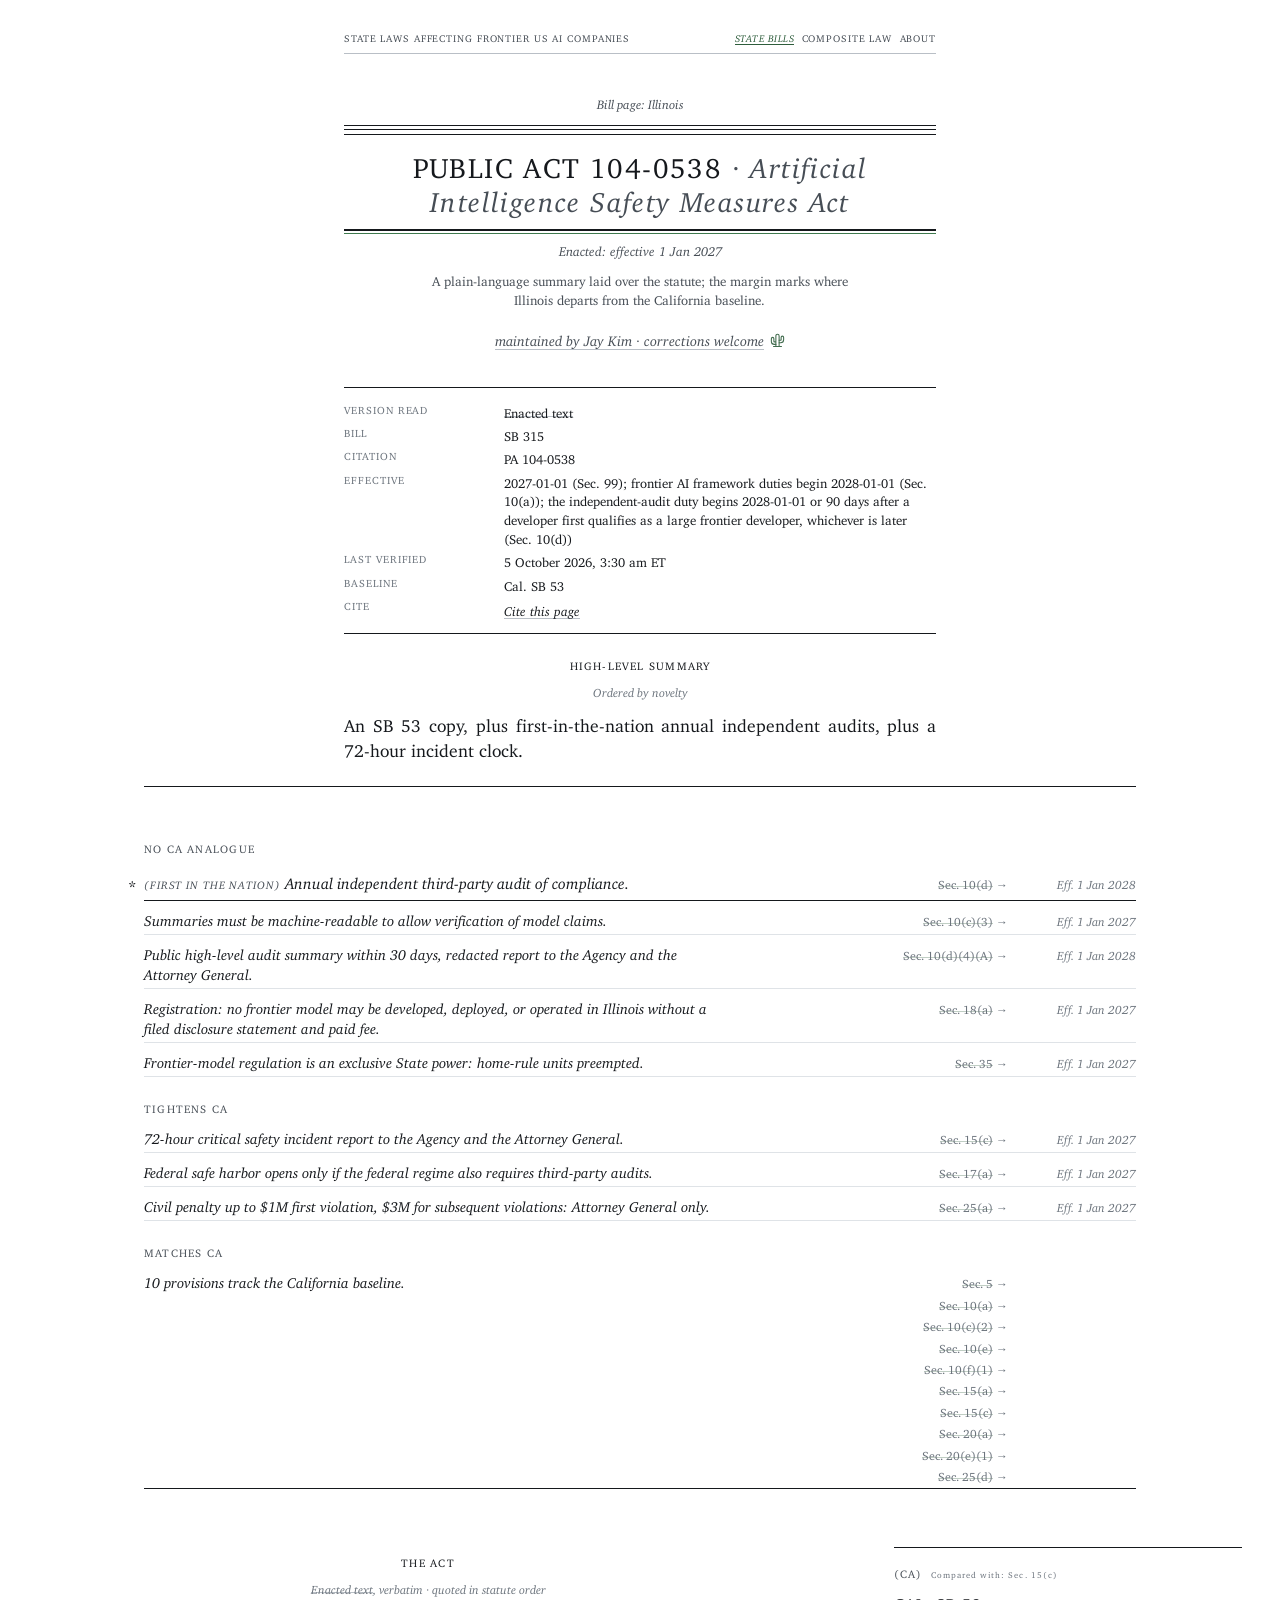
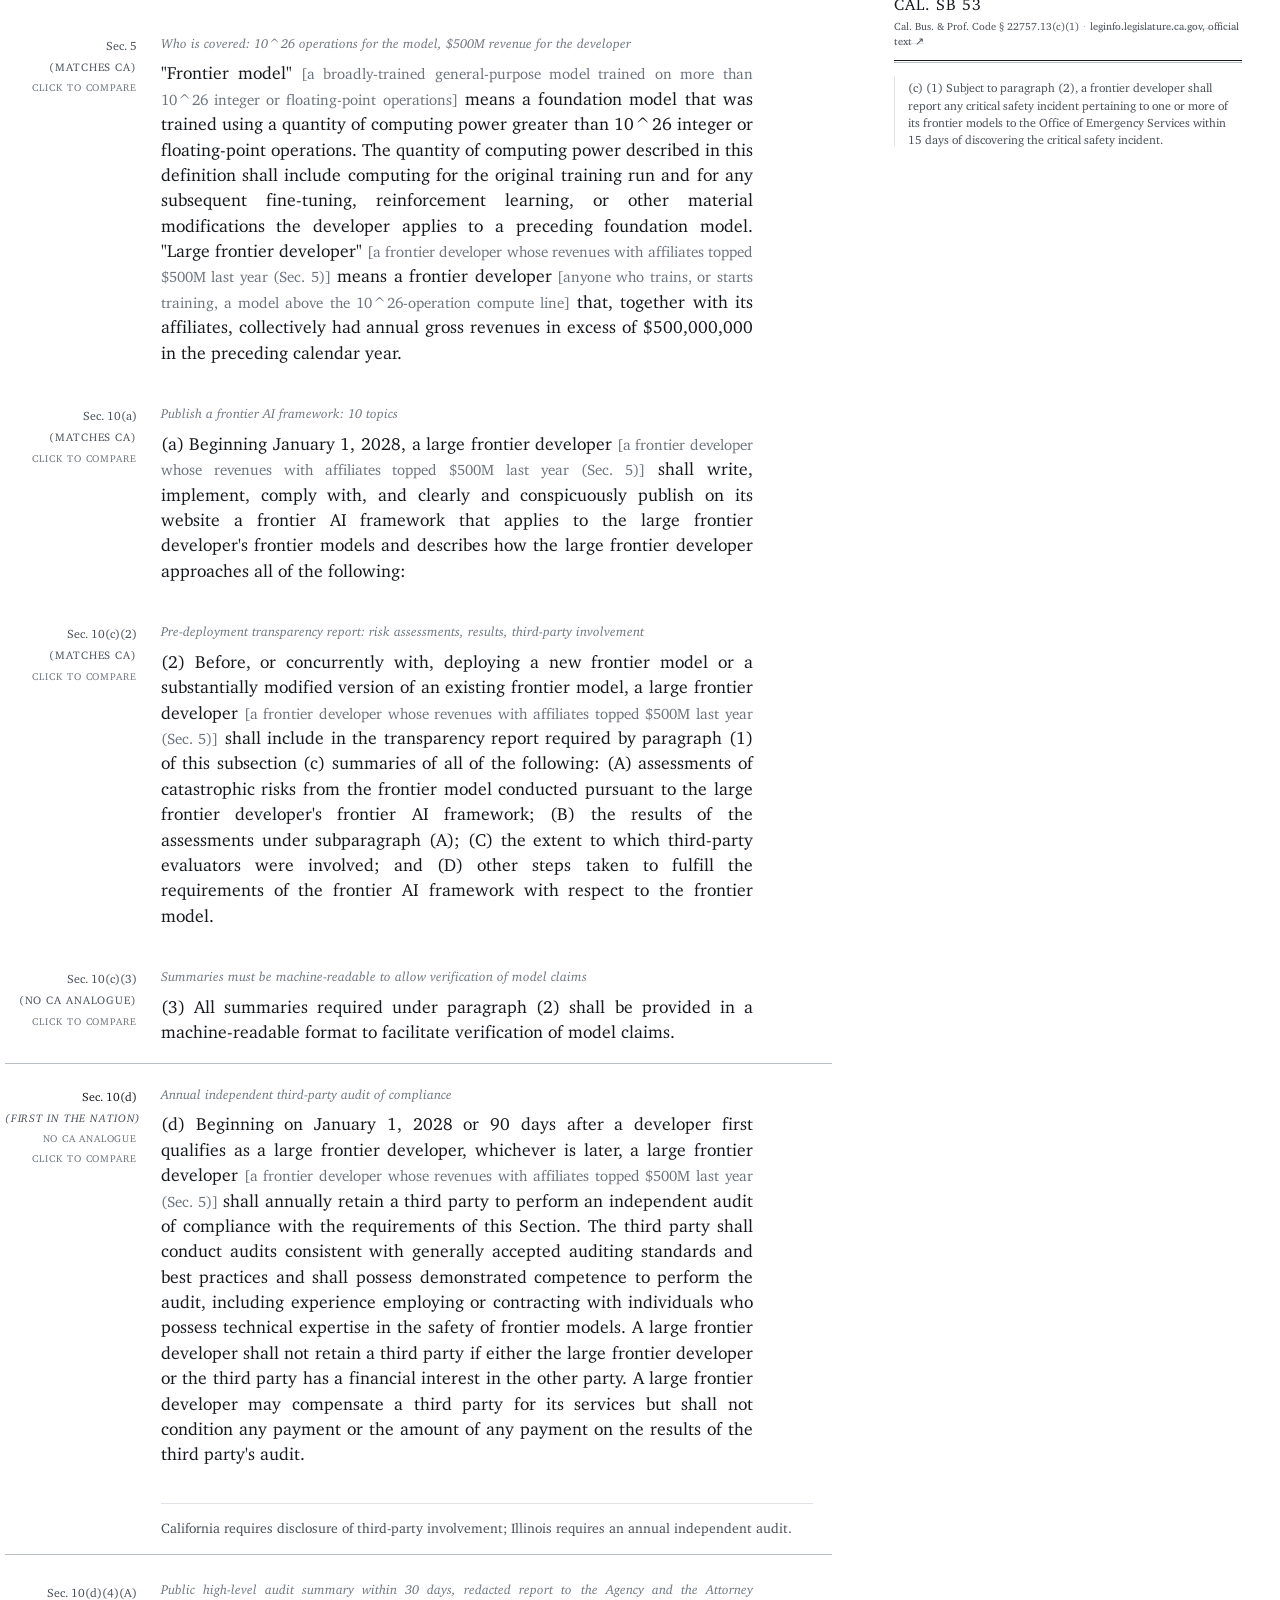
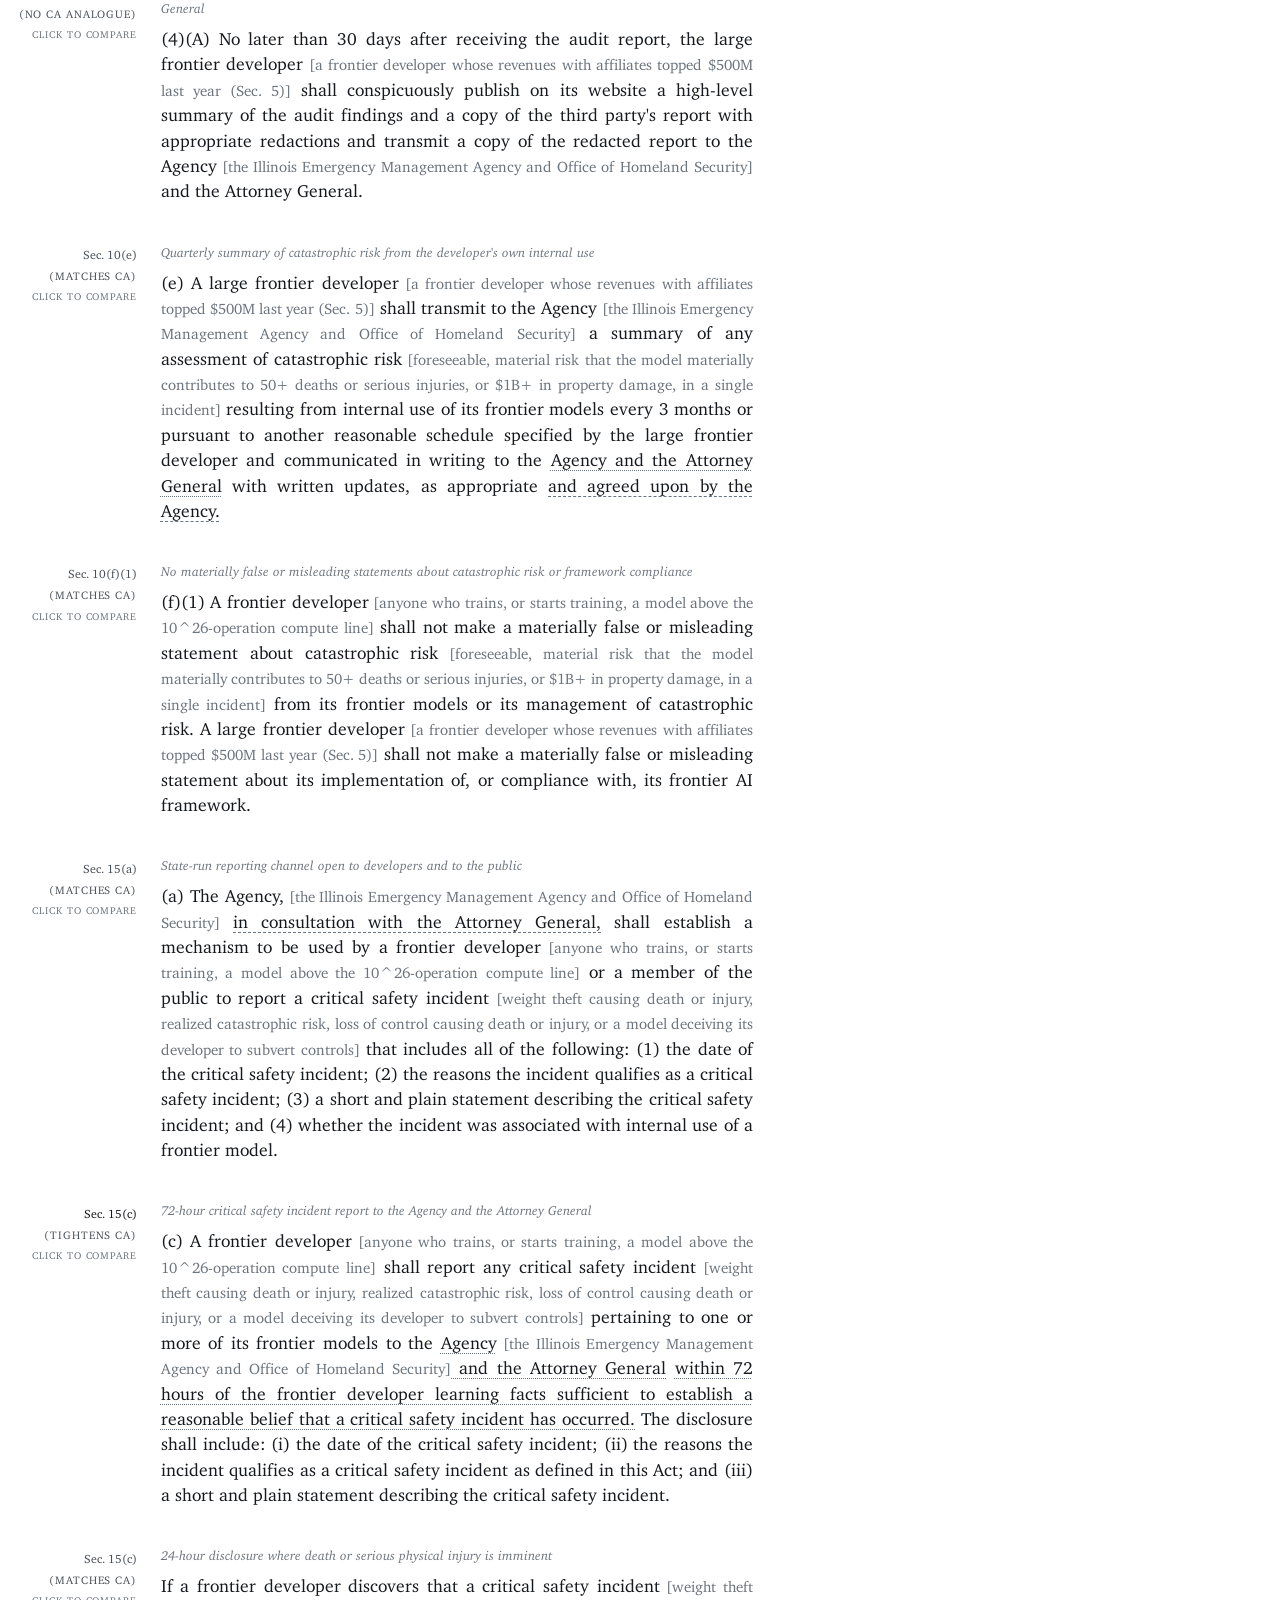
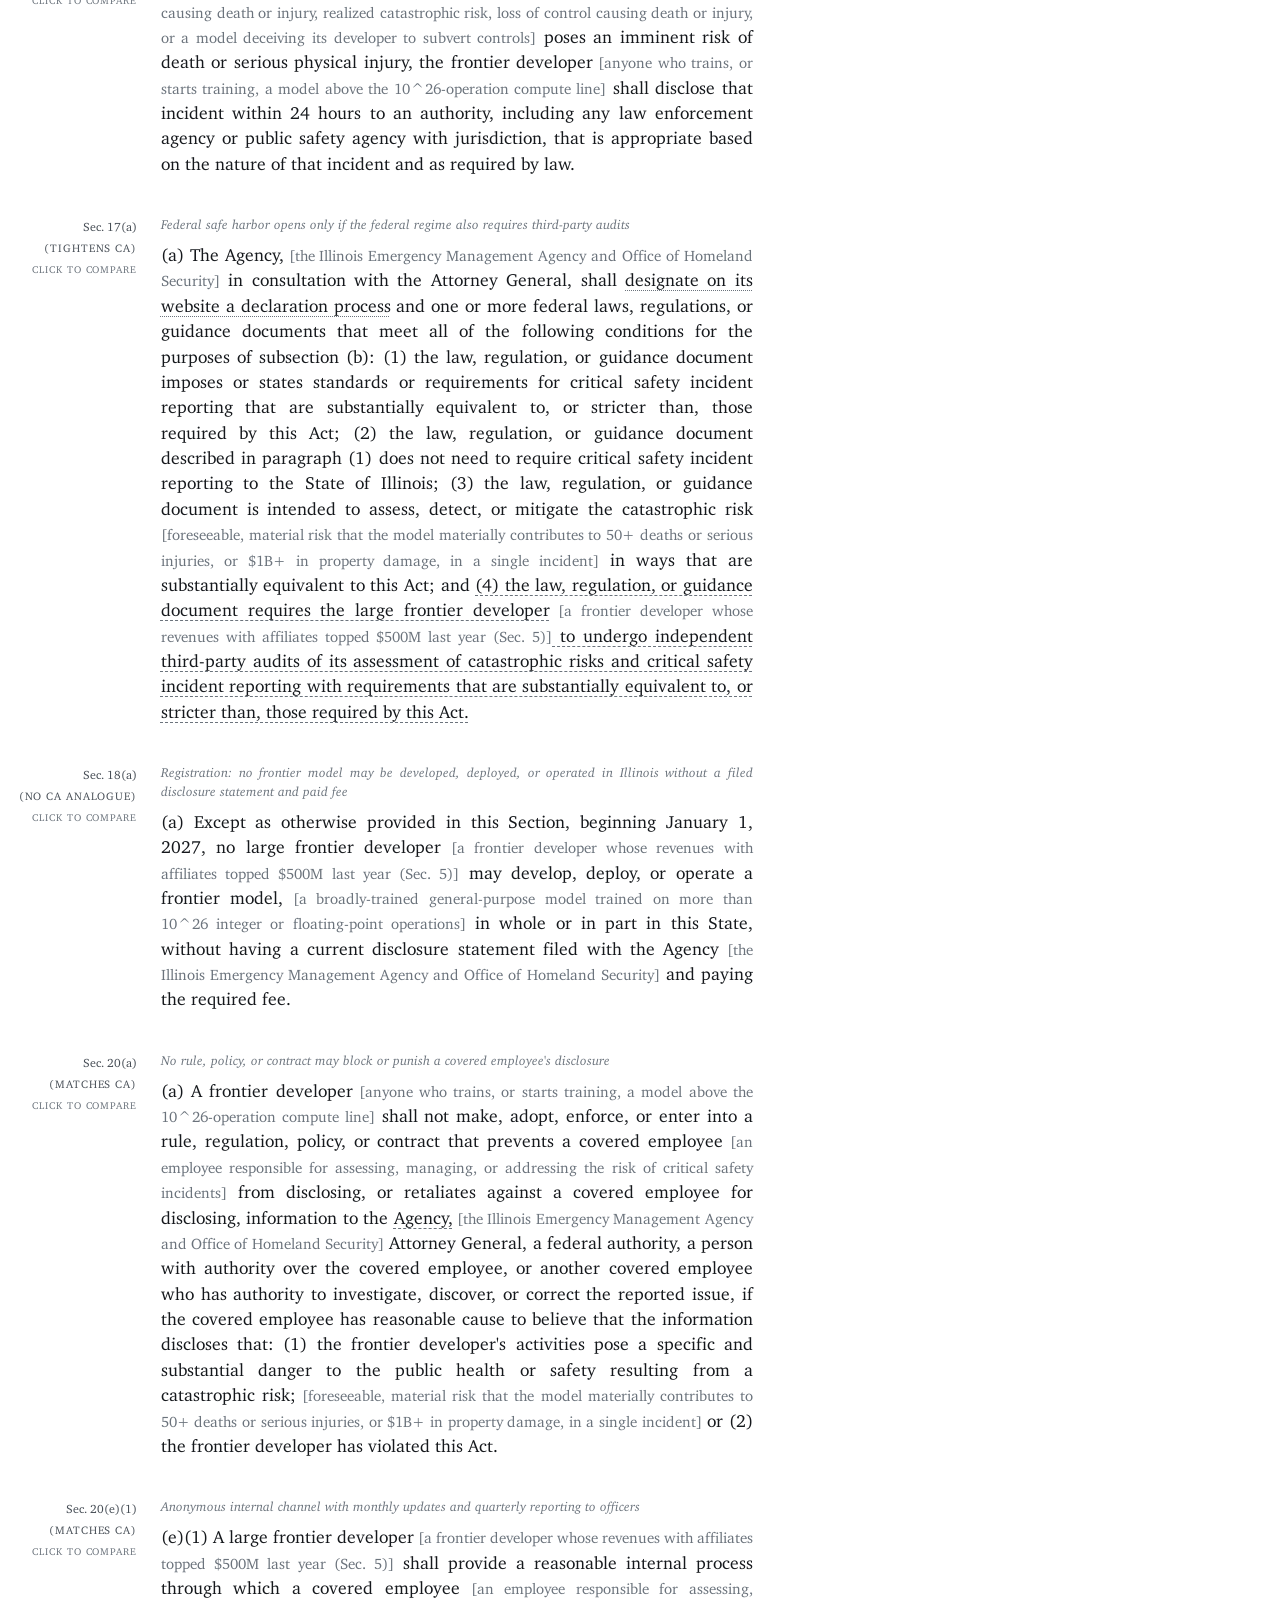
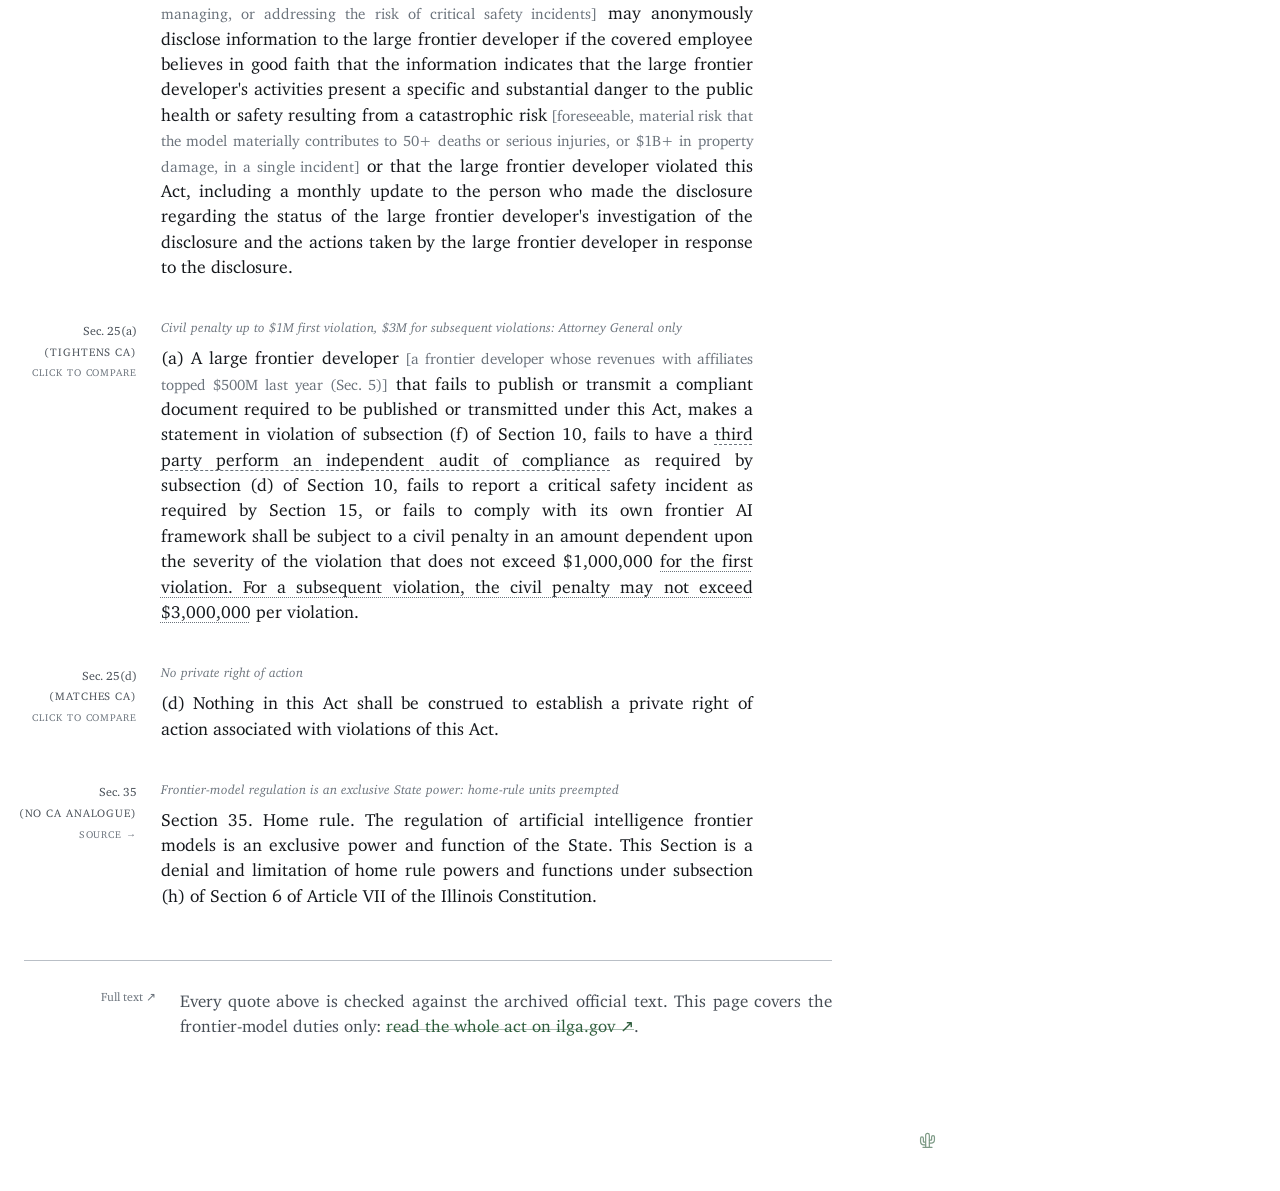
<file: states/il.html>
<!doctype html><html lang="en"><head><meta charset="utf-8">
<meta name="viewport" content="width=device-width, initial-scale=1">
<title>Illinois Public Act 104-0538: Artificial Intelligence Safety Measures Act</title>
<meta name="description" content="An SB 53 copy, plus first-in-the-nation annual independent audits, plus a 72-hour incident clock.">
<link rel="icon" href="../favicon.svg" type="image/svg+xml">
<link rel="alternate icon" href="../favicon.ico" sizes="32x32">
<link rel="stylesheet" href="../assets/site.css">
<link rel="stylesheet" href="../assets/card.css">
<link rel="stylesheet" href="../assets/billpage-patch.css">
<link rel="stylesheet" href="../assets/byline.css">
<link rel="stylesheet" href="../assets/mobile.css">
<style id="pairs">
/* Generated by build/build_billpages.js: one rule per provision, pairing a spine
   row with its source panel. Clicking a tag chip targets the row (#s-<id>), which
   selects the row and reveals its panel (#p-<id>). No JavaScript on the page. */
.split.bill:has(#s-il-thresholds-scoping:target) #p-il-thresholds-scoping{display:block}
.split.bill:has(#s-il-frontier-ai-framework:target) #p-il-frontier-ai-framework{display:block}
.split.bill:has(#s-il-transparency-report-summaries:target) #p-il-transparency-report-summaries{display:block}
.split.bill:has(#s-il-transparency-machine-readable:target) #p-il-transparency-machine-readable{display:block}
.split.bill:has(#s-il-independent-audit-annual:target) #p-il-independent-audit-annual{display:block}
.split.bill:has(#s-il-audit-public-summary-30d:target) #p-il-audit-public-summary-30d{display:block}
.split.bill:has(#s-il-internal-use-risk:target) #p-il-internal-use-risk{display:block}
.split.bill:has(#s-il-minimum-bar-standards:target) #p-il-minimum-bar-standards{display:block}
.split.bill:has(#s-il-incident-reporting-public-mechanism:target) #p-il-incident-reporting-public-mechanism{display:block}
.split.bill:has(#s-il-incident-reporting-72h:target) #p-il-incident-reporting-72h{display:block}
.split.bill:has(#s-il-incident-reporting-24h-imminent:target) #p-il-incident-reporting-24h-imminent{display:block}
.split.bill:has(#s-il-federal-safe-harbor-audit-condition:target) #p-il-federal-safe-harbor-audit-condition{display:block}
.split.bill:has(#s-il-lfd-disclosure-registration:target) #p-il-lfd-disclosure-registration{display:block}
.split.bill:has(#s-il-whistleblower-antiretaliation:target) #p-il-whistleblower-antiretaliation{display:block}
.split.bill:has(#s-il-whistleblower-anonymous-channel:target) #p-il-whistleblower-anonymous-channel{display:block}
.split.bill:has(#s-il-enforcement-civil-penalty:target) #p-il-enforcement-civil-penalty{display:block}
.split.bill:has(#s-il-enforcement-no-private-right:target) #p-il-enforcement-no-private-right{display:block}
.split.bill:has(#s-il-home-rule-preemption:target) #p-il-home-rule-preemption{display:block}
</style>
</head><body>

<!-- The close target for the mobile bottom sheet. Every panel's ✕ is an
     <a href="#closed">: retargeting the URL here drops the :target off the
     spine row, which closes the sheet with no JavaScript on the page. It is
     `hidden` so the browser has nothing to scroll to and the reader keeps
     their place; :target still matches a hidden element. -->
<span id="closed" hidden></span>

<div class="chrome">
  <div class="wordmark">State&nbsp;Laws Affecting Frontier&nbsp;US AI&nbsp;Companies</div>
  <nav>
    <a class="on" href="../index.html">State Bills</a>
    <a class="" href="../composite.html">Composite Law</a>
    <a class="" href="../about.html">About</a>
  </nav>
</div>

<div class="mast tight">
  <div>
    <div class="eyebrow">Bill page: Illinois</div>
    <!-- mock3e markup exactly, plus &nbsp; after the middot so it stays glued to
         the first word of the title and can never orphan at a line head. -->
    <h1 class="bill">Public Act 104-0538 <span class="thin">·&nbsp;Artificial Intelligence Safety Measures Act</span></h1>
    <div class="statusline"><span class="status">Enacted: effective 1 Jan 2027</span></div>
    <div class="subdek">A plain-language summary laid over the statute; the margin marks where Illinois departs from the
      California baseline.</div>
    <div class="byline" id="fb-byline">
  <button class="byline-t" id="fb-open" type="button">maintained by Jay Kim &middot; corrections welcome</button><svg class="cactus-i" viewBox="0 0 24 24" fill="none" stroke="currentColor" stroke-width="1.7" stroke-linecap="round" stroke-linejoin="round" aria-hidden="true" focusable="false"><path d="M9.4 21.6V4.6a2.6 2.6 0 0 1 5.2 0V21.6"/><path d="M9.4 18.2H7a4.8 4.8 0 0 1-4.8-4.8V9a2 2 0 0 1 4 0v4.4a.8.8 0 0 0 .8.8h1.8"/><path d="M14.6 15.6H17a4.8 4.8 0 0 0 4.8-4.8V7a2 2 0 0 0-4 0v3.8a.8.8 0 0 1-.8.8h-2.4"/><path d="M5.6 21.6h12.8"/></svg>
  <div class="byline-card">
    <div class="byline-who">Jay Kim</div>
    <p class="byline-ways"><a href="mailto:jay.ifp.automation@gmail.com">jay.ifp.automation@gmail.com</a><span class="sep">&middot;</span><a href="/corrections.html">What this site got wrong</a></p>
    <label class="byline-lab" for="fb-text">Or send a note from this page</label>
    <textarea id="fb-text" rows="3" placeholder="What is wrong, and where?"></textarea>
    <input id="fb-hp" type="text" tabindex="-1" autocomplete="off" aria-hidden="true">
    <button class="byline-send" id="fb-send" type="button">Send</button>
    <p class="byline-status" id="fb-status" role="status" aria-live="polite"></p>
  </div>
</div>
  </div>
  <dl class="meta">
    <dt>Version read</dt><dd><a href="https://www.ilga.gov/documents/legislation/PublicActs/104/104-0538.htm">Enacted text</a></dd>
    <dt>Bill</dt><dd>SB 315</dd>
    <dt>Citation</dt><dd>PA 104-0538</dd>
    <dt>Effective</dt><dd>2027-01-01 (Sec. 99); frontier AI framework duties begin 2028-01-01 (Sec. 10(a)); the independent-audit duty begins 2028-01-01 or 90 days after a developer first qualifies as a large frontier developer, whichever is later (Sec. 10(d))</dd>
    <dt>Last verified</dt><dd><span data-verified-stamp>1 August 2026</span></dd>
    <dt>Baseline</dt><dd>Cal. SB 53</dd>
    <dt>Cite</dt><dd><details class="citeblk">
  <summary class="cite-t">Cite this page</summary>
  <div class="cite-body">
    <p class="cite-line" id="cite-line">Frontier State Law (frontierstatelaw.com), Illinois Public Act 104-0538: Artificial Intelligence Safety Measures Act, verified <span data-verified-stamp>1 August 2026</span><span data-accessed-stamp hidden></span>. https://frontierstatelaw.com/states/il.html</p>
    <button class="citecopy" type="button" data-copy-target="cite-line">Copy citation</button>
    <pre class="cite-bib" id="cite-bib">@misc{frontierstatelaw-il,
  author  = {{Frontier State Law}},
  title   = {Illinois Public Act 104-0538: Artificial Intelligence Safety Measures Act},
  year    = {2026},
  url     = {https://frontierstatelaw.com/states/il.html},
  note    = {Verified <span data-verified-stamp>1 August 2026</span>},<span data-accessed-line hidden></span>
}</pre>
    <button class="citecopy" type="button" data-copy-target="cite-bib">Copy BibTeX</button>
  </div>
</details></dd>
  </dl>
</div>

<div class="summary" id="summary">
  <div class="sum-head">
    <h2>High-level summary</h2>
    <span>Ordered by novelty</span>
  </div>

  <div class="sum-lede"><p>An SB 53 copy, plus first-in-the-nation annual independent audits, plus a 72-hour incident clock.</p></div>

  <div class="sum-band" title="Not in the California baseline; may exist in another state.">No CA analogue</div>
  <div class="sum-row hi">
    <details class="sum-x">
      <summary class="sum-line"><div class="sum-t"><span class="chip fin" title="No state had it before; externally sourced claim.">First in the nation</span> Annual independent third-party audit of compliance.</div></summary>
      <div class="sum-drop"><p class="sum-why">California requires disclosure of third-party involvement; Illinois requires an annual independent audit.</p>
      <dl class="sum-facts"><dt>Binds you if</dt><dd>Binds you if you are a large frontier developer: a frontier developer whose revenues, with affiliates, topped $500M last year.</dd><dt>Effective</dt><dd>2028-01-01, or 90 days after a developer first qualifies as a large frontier developer, whichever is later <a class="effsrc" href="https://www.ilga.gov/documents/legislation/PublicActs/104/104-0538.htm#:~:text=%28d%29%20Beginning%20on%20January" title="Effective date set by Ill. PA 104-0538, Sec. 10(d): “(d) Beginning on January 1, 2028 or 90 days after a developer first qualifies as a large frontier developer, whichever is later,”">Ill. PA 104-0538, Sec. 10(d) ↗</a></dd><dt class="cmp">Compared with CA</dt><dd class="cmp">California has no audit to compare. Its nearest text is a disclosure duty about third-party involvement, and that gap is the whole provision. Illinois enforces the auditor's independence two ways: no financial interest running in either direction, and payment that may not be conditioned on the result.</dd></dl></div>
    </details>
    <a class="sum-l" href="#s-il-independent-audit-annual"><u>Sec. 10(d)</u> →</a>
    <div class="sum-s" title="or 90 days after a developer first qualifies as a large frontier developer, whichever is later">Eff. 1 Jan 2028</div>
  </div>
  <div class="sum-row">
    <details class="sum-x">
      <summary class="sum-line"><div class="sum-t">Summaries must be machine-readable to allow verification of model claims.</div></summary>
      <div class="sum-drop"><dl class="sum-facts"><dt>Binds you if</dt><dd>Binds you if you are a large frontier developer publishing the Sec. 10(c)(2) summaries.</dd><dt>Effective</dt><dd>2027-01-01 <a class="effsrc" href="https://www.ilga.gov/documents/legislation/PublicActs/104/104-0538.htm#:~:text=Section%2099.%20Effective%20date." title="Effective date set by Ill. PA 104-0538, Sec. 99 (effective date): “Section 99. Effective date. This Act takes effect January 1, 2027.”">Ill. PA 104-0538, Sec. 99 (effective date) ↗</a></dd><dt class="cmp">Compared with CA</dt><dd class="cmp">California has no format requirement at all. The California text shown alongside is the paragraph in the same structural slot, which California uses to let a system card satisfy the duty; nothing in § 22757.12 fixes a format.</dd></dl></div>
    </details>
    <a class="sum-l" href="#s-il-transparency-machine-readable"><u>Sec. 10(c)(3)</u> →</a>
    <div class="sum-s">Eff. 1 Jan 2027</div>
  </div>
  <div class="sum-row">
    <details class="sum-x">
      <summary class="sum-line"><div class="sum-t">Public high-level audit summary within 30 days, redacted report to the Agency and the Attorney General.</div></summary>
      <div class="sum-drop"><dl class="sum-facts"><dt>Binds you if</dt><dd>Binds you if you are a large frontier developer that has received an audit report under Sec. 10(d).</dd><dt>Effective</dt><dd>2028-01-01, or 90 days after a developer first qualifies as a large frontier developer, whichever is later <a class="effsrc" href="https://www.ilga.gov/documents/legislation/PublicActs/104/104-0538.htm#:~:text=%28d%29%20Beginning%20on%20January" title="Effective date set by Ill. PA 104-0538, Sec. 10(d): “(d) Beginning on January 1, 2028 or 90 days after a developer first qualifies as a large frontier developer, whichever is later,”">Ill. PA 104-0538, Sec. 10(d) ↗</a></dd><dt class="cmp">Compared with CA</dt><dd class="cmp">California has no audit, so it has no audit-publication duty either. The nearest California text is the one the audit row shows. Sec. 15(f)(3)-(4) exempts the unredacted report and the auditor's work papers from the Illinois Freedom of Information Act once the State holds them.</dd></dl></div>
    </details>
    <a class="sum-l" href="#s-il-audit-public-summary-30d"><u>Sec. 10(d)(4)(A)</u> →</a>
    <div class="sum-s" title="or 90 days after a developer first qualifies as a large frontier developer, whichever is later">Eff. 1 Jan 2028</div>
  </div>
  <div class="sum-row">
    <details class="sum-x">
      <summary class="sum-line"><div class="sum-t">Registration: no frontier model may be developed, deployed, or operated in Illinois without a filed disclosure statement and paid fee.</div></summary>
      <div class="sum-drop"><dl class="sum-facts"><dt>Binds you if</dt><dd>Binds you if you are a large frontier developer doing any of develop, deploy, or operate a frontier model wholly or partly in Illinois.</dd><dt>Effective</dt><dd>2027-01-01 <a class="effsrc" href="https://www.ilga.gov/documents/legislation/PublicActs/104/104-0538.htm#:~:text=Section%2099.%20Effective%20date." title="Effective date set by Ill. PA 104-0538, Sec. 99 (effective date): “Section 99. Effective date. This Act takes effect January 1, 2027.”">Ill. PA 104-0538, Sec. 99 (effective date) ↗</a></dd><dt class="cmp">Compared with CA</dt><dd class="cmp">California has no filing, no registry, no fee and no gate on operating. Its nearest text is a self-published website-and-contact line inside the transparency report. Illinois adds all four, plus beneficial-ownership disclosure at 5% for private companies and 50% for public ones under Sec. 18(c)(3), a $1,000-per-day penalty for non-filing under Sec. 18(e)(1), and a proportional share of the Agency's administration costs. It bites earliest of any duty in the Act, on 2027-01-01, a year before the framework and audit duties, and it alone conditions market access.</dd></dl></div>
    </details>
    <a class="sum-l" href="#s-il-lfd-disclosure-registration"><u>Sec. 18(a)</u> →</a>
    <div class="sum-s">Eff. 1 Jan 2027</div>
  </div>
  <div class="sum-row">
    <details class="sum-x">
      <summary class="sum-line"><div class="sum-t">Frontier-model regulation is an exclusive State power: home-rule units preempted.</div></summary>
      <div class="sum-drop"><dl class="sum-facts"><dt>Binds you if</dt><dd>Binds Illinois municipalities and home-rule units, not developers.</dd><dt>Effective</dt><dd>2027-01-01 <a class="effsrc" href="https://www.ilga.gov/documents/legislation/PublicActs/104/104-0538.htm#:~:text=Section%2099.%20Effective%20date." title="Effective date set by Ill. PA 104-0538, Sec. 99 (effective date): “Section 99. Effective date. This Act takes effect January 1, 2027.”">Ill. PA 104-0538, Sec. 99 (effective date) ↗</a></dd></dl></div>
    </details>
    <a class="sum-l" href="#s-il-home-rule-preemption"><u>Sec. 35</u> →</a>
    <div class="sum-s">Eff. 1 Jan 2027</div>
  </div>
  <div class="sum-band">Tightens CA</div>
  <div class="sum-row">
    <details class="sum-x">
      <summary class="sum-line"><div class="sum-t">72-hour critical safety incident report to the Agency and the Attorney General.</div></summary>
      <div class="sum-drop"><dl class="sum-facts"><dt>Binds you if</dt><dd>Binds you if you are a frontier developer: no revenue floor; the reporting duty reaches every developer above the compute line.</dd><dt>Effective</dt><dd>2027-01-01 <a class="effsrc" href="https://www.ilga.gov/documents/legislation/PublicActs/104/104-0538.htm#:~:text=Section%2099.%20Effective%20date." title="Effective date set by Ill. PA 104-0538, Sec. 99 (effective date): “Section 99. Effective date. This Act takes effect January 1, 2027.”">Ill. PA 104-0538, Sec. 99 (effective date) ↗</a></dd><dt class="cmp">Compared with CA</dt><dd class="cmp">Same duty, two tightenings. The clock is 72 hours against California's 15 days, and the enforcing authority, the Attorney General, is a direct recipient rather than learning secondhand. The clocks differ in kind as well: Illinois runs from 'learning facts sufficient to establish a reasonable belief', California from 'discovering'.</dd></dl></div>
    </details>
    <a class="sum-l" href="#s-il-incident-reporting-72h"><u>Sec. 15(c)</u> →</a>
    <div class="sum-s">Eff. 1 Jan 2027</div>
  </div>
  <div class="sum-row">
    <details class="sum-x">
      <summary class="sum-line"><div class="sum-t">Federal safe harbor opens only if the federal regime also requires third-party audits.</div></summary>
      <div class="sum-drop"><dl class="sum-facts"><dt>Binds you if</dt><dd>Binds the Agency's designation power; it decides whether a frontier developer can swap Illinois compliance for federal compliance under Sec. 17(b).</dd><dt>Effective</dt><dd>2027-01-01 <a class="effsrc" href="https://www.ilga.gov/documents/legislation/PublicActs/104/104-0538.htm#:~:text=Section%2099.%20Effective%20date." title="Effective date set by Ill. PA 104-0538, Sec. 99 (effective date): “Section 99. Effective date. This Act takes effect January 1, 2027.”">Ill. PA 104-0538, Sec. 99 (effective date) ↗</a></dd><dt class="cmp">Compared with CA</dt><dd class="cmp">One more condition than California. California's designation conditions stop at incident-reporting equivalence and catastrophic-risk purpose; Illinois carries those forward and adds a fourth, that the federal regime must itself require substantially equivalent independent third-party audits. Illinois will not trade its strongest provision away for federal cover. California's designation also runs through adopted regulations, where Illinois runs through a website declaration process, which is faster and less reviewable.</dd></dl></div>
    </details>
    <a class="sum-l" href="#s-il-federal-safe-harbor-audit-condition"><u>Sec. 17(a)</u> →</a>
    <div class="sum-s">Eff. 1 Jan 2027</div>
  </div>
  <div class="sum-row">
    <details class="sum-x">
      <summary class="sum-line"><div class="sum-t">Civil penalty up to $1M first violation, $3M for subsequent violations: Attorney General only.</div></summary>
      <div class="sum-drop"><dl class="sum-facts"><dt>Binds you if</dt><dd>Binds you if you are a large frontier developer that misses a publication, transmittal, audit, or incident-report duty, or fails to follow your own framework.</dd><dt>Effective</dt><dd>2027-01-01 <a class="effsrc" href="https://www.ilga.gov/documents/legislation/PublicActs/104/104-0538.htm#:~:text=Section%2099.%20Effective%20date." title="Effective date set by Ill. PA 104-0538, Sec. 99 (effective date): “Section 99. Effective date. This Act takes effect January 1, 2027.”">Ill. PA 104-0538, Sec. 99 (effective date) ↗</a></dd><dt class="cmp">Compared with CA</dt><dd class="cmp">Two changes to the penalty. Illinois adds a $3,000,000 repeat-violation tier, and adds 'fails to have a third party perform an independent audit' to the list of penalized failures, a violation California cannot have. Read the other way, California's $1,000,000 is per violation with no first-violation discount, so Illinois is not strictly harsher on a single first offense.</dd></dl></div>
    </details>
    <a class="sum-l" href="#s-il-enforcement-civil-penalty"><u>Sec. 25(a)</u> →</a>
    <div class="sum-s">Eff. 1 Jan 2027</div>
  </div>
  <div class="sum-band">Matches CA</div>
  <div class="sum-row">
    <details class="sum-x">
      <summary class="sum-line"><div class="sum-t">10 provisions track the California baseline.</div></summary>
      <div class="sum-drop"><ul class="sum-list"><li><a href="#s-il-thresholds-scoping">Who is covered: 10^26 operations for the model, $500M revenue for the developer<span class="c">Sec. 5</span></a></li><li><a href="#s-il-frontier-ai-framework">Publish a frontier AI framework: 10 topics<span class="c">Sec. 10(a)</span></a></li><li><a href="#s-il-transparency-report-summaries">Pre-deployment transparency report: risk assessments, results, third-party involvement<span class="c">Sec. 10(c)(2)</span></a></li><li><a href="#s-il-internal-use-risk">Quarterly summary of catastrophic risk from the developer's own internal use<span class="c">Sec. 10(e)</span></a></li><li><a href="#s-il-minimum-bar-standards">No materially false or misleading statements about catastrophic risk or framework compliance<span class="c">Sec. 10(f)(1)</span></a></li><li><a href="#s-il-incident-reporting-public-mechanism">State-run reporting channel open to developers and to the public<span class="c">Sec. 15(a)</span></a></li><li><a href="#s-il-incident-reporting-24h-imminent">24-hour disclosure where death or serious physical injury is imminent<span class="c">Sec. 15(c)</span></a></li><li><a href="#s-il-whistleblower-antiretaliation">No rule, policy, or contract may block or punish a covered employee's disclosure<span class="c">Sec. 20(a)</span></a></li><li><a href="#s-il-whistleblower-anonymous-channel">Anonymous internal channel with monthly updates and quarterly reporting to officers<span class="c">Sec. 20(e)(1)</span></a></li><li><a href="#s-il-enforcement-no-private-right">No private right of action<span class="c">Sec. 25(d)</span></a></li></ul></div>
    </details>
    <div class="sum-ls">
      <a class="sum-l" href="#s-il-thresholds-scoping"><u>Sec. 5</u> →</a>
      <a class="sum-l" href="#s-il-frontier-ai-framework"><u>Sec. 10(a)</u> →</a>
      <a class="sum-l" href="#s-il-transparency-report-summaries"><u>Sec. 10(c)(2)</u> →</a>
      <a class="sum-l" href="#s-il-internal-use-risk"><u>Sec. 10(e)</u> →</a>
      <a class="sum-l" href="#s-il-minimum-bar-standards"><u>Sec. 10(f)(1)</u> →</a>
      <a class="sum-l" href="#s-il-incident-reporting-public-mechanism"><u>Sec. 15(a)</u> →</a>
      <a class="sum-l" href="#s-il-incident-reporting-24h-imminent"><u>Sec. 15(c)</u> →</a>
      <a class="sum-l" href="#s-il-whistleblower-antiretaliation"><u>Sec. 20(a)</u> →</a>
      <a class="sum-l" href="#s-il-whistleblower-anonymous-channel"><u>Sec. 20(e)(1)</u> →</a>
      <a class="sum-l" href="#s-il-enforcement-no-private-right"><u>Sec. 25(d)</u> →</a>
    </div>
  </div>
</div>

<!-- The pipeline ledger, on bill pages whose module carries a step chain: the
     dated legislative actions, in the legislature's own words, between the
     summary and the statute. Empty string on every other page. -->


<div class="split bill">
  <a class="tosum" href="#summary">↑&nbsp;Summary</a>
  <div class="left">
    <div class="sec-label">
      <h2>The Act</h2>
      <span><a href="https://www.ilga.gov/documents/legislation/PublicActs/104/104-0538.htm">Enacted text</a>, verbatim · quoted in statute order</span>
    </div>
    <details class="sec" id="s-il-thresholds-scoping">
      <summary class="sec-row">
        <div class="rail">
          <div class="secno">Sec.&nbsp;5</div>
          <a class="chip same" href="#s-il-thresholds-scoping">Matches CA</a>
          <div class="openat">Click to compare</div>
        </div>
        <div class="leg"><div class="ourhead">Who is covered: 10^26 operations for the model, $500M revenue for the developer<a class="anchorlink" href="#s-il-thresholds-scoping" data-anchor="s-il-thresholds-scoping" title="Copy a link to this section" aria-label="Copy a link to this section">§</a></div><span data-verify="quote" data-source-file="lawmap_texts/il/IL_PA_104-0538_AI_Safety_Measures_Act_2026-08-03.txt">&quot;Frontier model&quot;<span class="gloss" data-verify="gloss"> [a broadly-trained general-purpose model trained on more than 10^26 integer or floating-point operations]</span> means a foundation model that was trained using a quantity of computing power greater than 10^26 integer or floating-point operations. The quantity of computing power described in this definition shall include computing for the original training run and for any subsequent fine-tuning, reinforcement learning, or other material modifications the developer applies to a preceding foundation model. &quot;Large frontier developer&quot;<span class="gloss" data-verify="gloss"> [a frontier developer whose revenues with affiliates topped $500M last year (Sec. 5)]</span> means a frontier developer<span class="gloss" data-verify="gloss"> [anyone who trains, or starts training, a model above the 10^26-operation compute line]</span> that, together with its affiliates, collectively had annual gross revenues in excess of $500,000,000 in the preceding calendar year.</span></div>
      </summary>
      <div class="drop">
        <dl class="facts"><dt>Effective</dt><dd>2027-01-01 <a class="effsrc" href="https://www.ilga.gov/documents/legislation/PublicActs/104/104-0538.htm#:~:text=Section%2099.%20Effective%20date." title="Effective date set by Ill. PA 104-0538, Sec. 99 (effective date): “Section 99. Effective date. This Act takes effect January 1, 2027.”">Ill. PA 104-0538, Sec. 99 (effective date) ↗</a></dd><dt>Binds you if</dt><dd>Definitional: above 10^26 operations you are a frontier developer; above $500M in revenues with affiliates as well, you are a large frontier developer and pick up the framework, transparency, audit, and internal-use duties.</dd><dt>Goes to</dt><dd>n/a: definitional.</dd><dt class="cmp">Compared with CA</dt><dd class="cmp">California's compute line, adopted unchanged. Illinois counts 10^26 integer or floating-point operations across the original training run plus later fine-tuning. One real drafting difference: Illinois defines a frontier developer by computing power used ('using computing power that meets the technical specifications'), California by computing power used or intended to be used, which reaches a developer mid-training run.</dd></dl>
        <p class="dlink"><a href="https://www.ilga.gov/documents/legislation/PublicActs/104/104-0538.htm#:~:text=%22Frontier%20model%22%20means%20a">Read Sec. 5 on ilga.gov ↗</a><span class="dot">·</span><a class="copylink" href="https://www.ilga.gov/documents/legislation/PublicActs/104/104-0538.htm#:~:text=%22Frontier%20model%22%20means%20a" data-copy-url="https://www.ilga.gov/documents/legislation/PublicActs/104/104-0538.htm#:~:text=%22Frontier%20model%22%20means%20a" title="Copy the official source link" aria-live="polite">Copy link</a></p>
      </div>
    </details>
    <details class="sec" id="s-il-frontier-ai-framework">
      <summary class="sec-row">
        <div class="rail">
          <div class="secno">Sec.&nbsp;10(a)</div>
          <a class="chip same" href="#s-il-frontier-ai-framework">Matches CA</a>
          <div class="openat">Click to compare</div>
        </div>
        <div class="leg"><div class="ourhead">Publish a frontier AI framework: 10 topics<a class="anchorlink" href="#s-il-frontier-ai-framework" data-anchor="s-il-frontier-ai-framework" title="Copy a link to this section" aria-label="Copy a link to this section">§</a></div><span data-verify="quote" data-source-file="lawmap_texts/il/IL_PA_104-0538_AI_Safety_Measures_Act_2026-08-03.txt">(a) Beginning January 1, 2028, a large frontier developer<span class="gloss" data-verify="gloss"> [a frontier developer whose revenues with affiliates topped $500M last year (Sec. 5)]</span> shall write, implement, comply with, and clearly and conspicuously publish on its website a frontier AI framework that applies to the large frontier developer's frontier models and describes how the large frontier developer approaches all of the following:</span></div>
      </summary>
      <div class="drop">
        <dl class="facts"><dt>Effective</dt><dd>2028-01-01 <a class="effsrc" href="https://www.ilga.gov/documents/legislation/PublicActs/104/104-0538.htm#:~:text=%28a%29%20Beginning%20January%201%2C" title="Effective date set by Ill. PA 104-0538, Sec. 10(a): “(a) Beginning January 1, 2028, a large frontier developer shall write, implement, comply with, and clearly and conspicuo”">Ill. PA 104-0538, Sec. 10(a) ↗</a></dd><dt>Binds you if</dt><dd>Binds you if you are a large frontier developer, from 2028-01-01, one year after the rest of the Act.</dd><dt>Goes to</dt><dd>The public, on the developer's own website; no filing with the State</dd><dt class="cmp">Compared with CA</dt><dd class="cmp">The same ten-topic template as California and New York, item for item. Sec. 10(a)(1)-(10) tracks § 22757.12(a)(1)-(10). Illinois is strongest here not because the template differs but because Sec. 10(d) puts an external check on it.</dd></dl>
        <p class="dlink"><a href="https://www.ilga.gov/documents/legislation/PublicActs/104/104-0538.htm#:~:text=%28a%29%20Beginning%20January%201%2C">Read Sec. 10(a) on ilga.gov ↗</a><span class="dot">·</span><a class="copylink" href="https://www.ilga.gov/documents/legislation/PublicActs/104/104-0538.htm#:~:text=%28a%29%20Beginning%20January%201%2C" data-copy-url="https://www.ilga.gov/documents/legislation/PublicActs/104/104-0538.htm#:~:text=%28a%29%20Beginning%20January%201%2C" title="Copy the official source link" aria-live="polite">Copy link</a></p>
      </div>
    </details>
    <details class="sec" id="s-il-transparency-report-summaries">
      <summary class="sec-row">
        <div class="rail">
          <div class="secno">Sec.&nbsp;10(c)(2)</div>
          <a class="chip same" href="#s-il-transparency-report-summaries">Matches CA</a>
          <div class="openat">Click to compare</div>
        </div>
        <div class="leg"><div class="ourhead">Pre-deployment transparency report: risk assessments, results, third-party involvement<a class="anchorlink" href="#s-il-transparency-report-summaries" data-anchor="s-il-transparency-report-summaries" title="Copy a link to this section" aria-label="Copy a link to this section">§</a></div><span data-verify="quote" data-source-file="lawmap_texts/il/IL_PA_104-0538_AI_Safety_Measures_Act_2026-08-03.txt">(2) Before, or concurrently with, deploying a new frontier model or a substantially modified version of an existing frontier model, a large frontier developer<span class="gloss" data-verify="gloss"> [a frontier developer whose revenues with affiliates topped $500M last year (Sec. 5)]</span> shall include in the transparency report required by paragraph (1) of this subsection (c) summaries of all of the following: (A) assessments of catastrophic risks from the frontier model conducted pursuant to the large frontier developer's frontier AI framework; (B) the results of the assessments under subparagraph (A); (C) the extent to which third-party evaluators were involved; and (D) other steps taken to fulfill the requirements of the frontier AI framework with respect to the frontier model.</span></div>
      </summary>
      <div class="drop">
        <dl class="facts"><dt>Effective</dt><dd>2027-01-01 <a class="effsrc" href="https://www.ilga.gov/documents/legislation/PublicActs/104/104-0538.htm#:~:text=Section%2099.%20Effective%20date." title="Effective date set by Ill. PA 104-0538, Sec. 99 (effective date): “Section 99. Effective date. This Act takes effect January 1, 2027.”">Ill. PA 104-0538, Sec. 99 (effective date) ↗</a></dd><dt>Binds you if</dt><dd>Binds you if you are a large frontier developer deploying a new or substantially modified frontier model.</dd><dt>Goes to</dt><dd>The public, on the developer's own website, at or before deployment</dd><dt class="cmp">Compared with CA</dt><dd class="cmp">Materially identical to California's four required summaries. The base transparency report at Sec. 10(c)(1), covering website, contact, release date, languages, modalities, intended uses and restrictions, likewise tracks § 22757.12(c)(1), and it binds every frontier developer rather than only large ones.</dd></dl>
        <p class="dlink"><a href="https://www.ilga.gov/documents/legislation/PublicActs/104/104-0538.htm#:~:text=%282%29%20Before%2C%20or%20concurrently">Read Sec. 10(c)(2) on ilga.gov ↗</a><span class="dot">·</span><a class="copylink" href="https://www.ilga.gov/documents/legislation/PublicActs/104/104-0538.htm#:~:text=%282%29%20Before%2C%20or%20concurrently" data-copy-url="https://www.ilga.gov/documents/legislation/PublicActs/104/104-0538.htm#:~:text=%282%29%20Before%2C%20or%20concurrently" title="Copy the official source link" aria-live="polite">Copy link</a></p>
      </div>
    </details>
    <details class="sec" id="s-il-transparency-machine-readable">
      <summary class="sec-row">
        <div class="rail">
          <div class="secno">Sec.&nbsp;10(c)(3)</div>
          <a class="chip newf" title="Not in the California baseline; may exist in another state." href="#s-il-transparency-machine-readable">No CA analogue</a>
          <div class="openat">Click to compare</div>
        </div>
        <div class="leg"><div class="ourhead">Summaries must be machine-readable to allow verification of model claims<a class="anchorlink" href="#s-il-transparency-machine-readable" data-anchor="s-il-transparency-machine-readable" title="Copy a link to this section" aria-label="Copy a link to this section">§</a></div><span data-verify="quote" data-source-file="lawmap_texts/il/IL_PA_104-0538_AI_Safety_Measures_Act_2026-08-03.txt">(3) All summaries required under paragraph (2) shall be provided in a machine-readable format to facilitate verification of model claims.</span></div>
      </summary>
      <div class="drop">
        <dl class="facts"><dt>Effective</dt><dd>2027-01-01 <a class="effsrc" href="https://www.ilga.gov/documents/legislation/PublicActs/104/104-0538.htm#:~:text=Section%2099.%20Effective%20date." title="Effective date set by Ill. PA 104-0538, Sec. 99 (effective date): “Section 99. Effective date. This Act takes effect January 1, 2027.”">Ill. PA 104-0538, Sec. 99 (effective date) ↗</a></dd><dt>Binds you if</dt><dd>Binds you if you are a large frontier developer publishing the Sec. 10(c)(2) summaries.</dd><dt>Goes to</dt><dd>The public: the format requirement exists so third parties can check the claims at scale</dd><dt class="cmp">Compared with CA</dt><dd class="cmp">California has no format requirement at all. The California text shown alongside is the paragraph in the same structural slot, which California uses to let a system card satisfy the duty; nothing in § 22757.12 fixes a format.</dd></dl>
        <p class="dlink"><a href="https://www.ilga.gov/documents/legislation/PublicActs/104/104-0538.htm#:~:text=%283%29%20All%20summaries%20required">Read Sec. 10(c)(3) on ilga.gov ↗</a><span class="dot">·</span><a class="copylink" href="https://www.ilga.gov/documents/legislation/PublicActs/104/104-0538.htm#:~:text=%283%29%20All%20summaries%20required" data-copy-url="https://www.ilga.gov/documents/legislation/PublicActs/104/104-0538.htm#:~:text=%283%29%20All%20summaries%20required" title="Copy the official source link" aria-live="polite">Copy link</a></p>
      </div>
    </details>
    <details class="sec newhi" id="s-il-independent-audit-annual">
      <summary class="sec-row">
        <div class="rail">
          <div class="secno">Sec.&nbsp;10(d)</div>
          <a class="chip fin" title="No state had it before; externally sourced claim." href="#s-il-independent-audit-annual">First in the nation</a>
          <div class="sublab">No CA analogue</div>
          <div class="openat">Click to compare</div>
        </div>
        <div class="leg"><div class="ourhead">Annual independent third-party audit of compliance<a class="anchorlink" href="#s-il-independent-audit-annual" data-anchor="s-il-independent-audit-annual" title="Copy a link to this section" aria-label="Copy a link to this section">§</a></div><span data-verify="quote" data-source-file="lawmap_texts/il/IL_PA_104-0538_AI_Safety_Measures_Act_2026-08-03.txt">(d) Beginning on January 1, 2028 or 90 days after a developer first qualifies as a large frontier developer, whichever is later, a large frontier developer<span class="gloss" data-verify="gloss"> [a frontier developer whose revenues with affiliates topped $500M last year (Sec. 5)]</span> shall annually retain a third party to perform an independent audit of compliance with the requirements of this Section. The third party shall conduct audits consistent with generally accepted auditing standards and best practices and shall possess demonstrated competence to perform the audit, including experience employing or contracting with individuals who possess technical expertise in the safety of frontier models. A large frontier developer shall not retain a third party if either the large frontier developer or the third party has a financial interest in the other party. A large frontier developer may compensate a third party for its services but shall not condition any payment or the amount of any payment on the results of the third party's audit.</span></div>
        <div class="meaning">California requires disclosure of third-party involvement; Illinois requires an annual independent audit.</div>
      </summary>
      <div class="drop">
        <dl class="facts"><dt>Effective</dt><dd>2028-01-01, or 90 days after a developer first qualifies as a large frontier developer, whichever is later <a class="effsrc" href="https://www.ilga.gov/documents/legislation/PublicActs/104/104-0538.htm#:~:text=%28d%29%20Beginning%20on%20January" title="Effective date set by Ill. PA 104-0538, Sec. 10(d): “(d) Beginning on January 1, 2028 or 90 days after a developer first qualifies as a large frontier developer, whichever is later,”">Ill. PA 104-0538, Sec. 10(d) ↗</a></dd><dt>Binds you if</dt><dd>Binds you if you are a large frontier developer: a frontier developer whose revenues, with affiliates, topped $500M last year.</dd><dt>Goes to</dt><dd>An independent third-party auditor retained and paid by the developer; the report itself goes no further under this subsection</dd><dt>First in the nation</dt><dd><a href="https://www.skadden.com/insights/publications/2026/07/illinois-enacts-ai-safety-law-becoming-first-state">skadden.com ↗</a></dd><dt class="cmp">Compared with CA</dt><dd class="cmp">California has no audit to compare. Its nearest text is a disclosure duty about third-party involvement, and that gap is the whole provision. Illinois enforces the auditor's independence two ways: no financial interest running in either direction, and payment that may not be conditioned on the result.</dd></dl>
        <p class="dlink"><a href="https://www.ilga.gov/documents/legislation/PublicActs/104/104-0538.htm#:~:text=%28d%29%20Beginning%20on%20January">Read Sec. 10(d) on ilga.gov ↗</a><span class="dot">·</span><a class="copylink" href="https://www.ilga.gov/documents/legislation/PublicActs/104/104-0538.htm#:~:text=%28d%29%20Beginning%20on%20January" data-copy-url="https://www.ilga.gov/documents/legislation/PublicActs/104/104-0538.htm#:~:text=%28d%29%20Beginning%20on%20January" title="Copy the official source link" aria-live="polite">Copy link</a></p>
      </div>
    </details>
    <details class="sec" id="s-il-audit-public-summary-30d">
      <summary class="sec-row">
        <div class="rail">
          <div class="secno">Sec.&nbsp;10(d)(4)(A)</div>
          <a class="chip newf" title="Not in the California baseline; may exist in another state." href="#s-il-audit-public-summary-30d">No CA analogue</a>
          <div class="openat">Click to compare</div>
        </div>
        <div class="leg"><div class="ourhead">Public high-level audit summary within 30 days, redacted report to the Agency and the Attorney General<a class="anchorlink" href="#s-il-audit-public-summary-30d" data-anchor="s-il-audit-public-summary-30d" title="Copy a link to this section" aria-label="Copy a link to this section">§</a></div><span data-verify="quote" data-source-file="lawmap_texts/il/IL_PA_104-0538_AI_Safety_Measures_Act_2026-08-03.txt">(4)(A) No later than 30 days after receiving the audit report, the large frontier developer<span class="gloss" data-verify="gloss"> [a frontier developer whose revenues with affiliates topped $500M last year (Sec. 5)]</span> shall conspicuously publish on its website a high-level summary of the audit findings and a copy of the third party's report with appropriate redactions and transmit a copy of the redacted report to the Agency<span class="gloss" data-verify="gloss"> [the Illinois Emergency Management Agency and Office of Homeland Security]</span> and the Attorney General.</span></div>
      </summary>
      <div class="drop">
        <dl class="facts"><dt>Effective</dt><dd>2028-01-01, or 90 days after a developer first qualifies as a large frontier developer, whichever is later <a class="effsrc" href="https://www.ilga.gov/documents/legislation/PublicActs/104/104-0538.htm#:~:text=%28d%29%20Beginning%20on%20January" title="Effective date set by Ill. PA 104-0538, Sec. 10(d): “(d) Beginning on January 1, 2028 or 90 days after a developer first qualifies as a large frontier developer, whichever is later,”">Ill. PA 104-0538, Sec. 10(d) ↗</a></dd><dt>Binds you if</dt><dd>Binds you if you are a large frontier developer that has received an audit report under Sec. 10(d).</dd><dt>Goes to</dt><dd>The public (high-level summary plus redacted report on the developer's website) and the Agency and the Attorney General (redacted report)</dd><dt class="cmp">Compared with CA</dt><dd class="cmp">California has no audit, so it has no audit-publication duty either. The nearest California text is the one the audit row shows. Sec. 15(f)(3)-(4) exempts the unredacted report and the auditor's work papers from the Illinois Freedom of Information Act once the State holds them.</dd></dl>
        <p class="dlink"><a href="https://www.ilga.gov/documents/legislation/PublicActs/104/104-0538.htm#:~:text=%284%29%28A%29%20No%20later%20than">Read Sec. 10(d)(4)(A) on ilga.gov ↗</a><span class="dot">·</span><a class="copylink" href="https://www.ilga.gov/documents/legislation/PublicActs/104/104-0538.htm#:~:text=%284%29%28A%29%20No%20later%20than" data-copy-url="https://www.ilga.gov/documents/legislation/PublicActs/104/104-0538.htm#:~:text=%284%29%28A%29%20No%20later%20than" title="Copy the official source link" aria-live="polite">Copy link</a></p>
      </div>
    </details>
    <details class="sec" id="s-il-internal-use-risk">
      <summary class="sec-row">
        <div class="rail">
          <div class="secno">Sec.&nbsp;10(e)</div>
          <a class="chip same" href="#s-il-internal-use-risk">Matches CA</a>
          <div class="openat">Click to compare</div>
        </div>
        <div class="leg"><div class="ourhead">Quarterly summary of catastrophic risk from the developer's own internal use<a class="anchorlink" href="#s-il-internal-use-risk" data-anchor="s-il-internal-use-risk" title="Copy a link to this section" aria-label="Copy a link to this section">§</a></div><span data-verify="quote" data-source-file="lawmap_texts/il/IL_PA_104-0538_AI_Safety_Measures_Act_2026-08-03.txt">(e) A large frontier developer<span class="gloss" data-verify="gloss"> [a frontier developer whose revenues with affiliates topped $500M last year (Sec. 5)]</span> shall transmit to the Agency<span class="gloss" data-verify="gloss"> [the Illinois Emergency Management Agency and Office of Homeland Security]</span> a summary of any assessment of catastrophic risk<span class="gloss" data-verify="gloss"> [foreseeable, material risk that the model materially contributes to 50+ deaths or serious injuries, or $1B+ in property damage, in a single incident]</span> resulting from internal use of its frontier models every 3 months or pursuant to another reasonable schedule specified by the large frontier developer and communicated in writing to the <span class="redline" data-cmp="Compared with: &quot;Office of Emergency Services&quot;" aria-label="Compared with: &quot;Office of Emergency Services&quot;">Agency and the Attorney General</span> with written updates, as appropriate <span class="redline redline-add" data-cmp="No CA analogue for this passage." aria-label="No CA analogue for this passage.">and agreed upon by the Agency.</span></span></div>
      </summary>
      <div class="drop">
        <dl class="facts"><dt>Effective</dt><dd>2027-01-01 <a class="effsrc" href="https://www.ilga.gov/documents/legislation/PublicActs/104/104-0538.htm#:~:text=Section%2099.%20Effective%20date." title="Effective date set by Ill. PA 104-0538, Sec. 99 (effective date): “Section 99. Effective date. This Act takes effect January 1, 2027.”">Ill. PA 104-0538, Sec. 99 (effective date) ↗</a></dd><dt>Binds you if</dt><dd>Binds you if you are a large frontier developer, whether or not you ever deploy the model publicly.</dd><dt>Goes to</dt><dd>The Agency (with the schedule communicated to the Agency and the Attorney General); confidential: exempt from the Illinois Freedom of Information Act under Sec. 15(f)(2) and submitted through a confidential channel the Agency must build under Sec. 15(b)(1)</dd><dt class="cmp">Compared with CA</dt><dd class="cmp">Copied from California, every-3-months default and escape hatch included. The developer may still specify another reasonable schedule, with two small Illinois changes: the alternate schedule must be communicated to the Attorney General as well, and updates are 'agreed upon by the Agency' rather than left to the developer. California is strongest here on the strength of that standing clock, which Illinois matches, and the framework-topic route at Sec. 10(a)(4) and (a)(10) exists in Illinois too.</dd></dl>
        <p class="dlink"><a href="https://www.ilga.gov/documents/legislation/PublicActs/104/104-0538.htm#:~:text=%28e%29%20A%20large%20frontier">Read Sec. 10(e) on ilga.gov ↗</a><span class="dot">·</span><a class="copylink" href="https://www.ilga.gov/documents/legislation/PublicActs/104/104-0538.htm#:~:text=%28e%29%20A%20large%20frontier" data-copy-url="https://www.ilga.gov/documents/legislation/PublicActs/104/104-0538.htm#:~:text=%28e%29%20A%20large%20frontier" title="Copy the official source link" aria-live="polite">Copy link</a></p>
      </div>
    </details>
    <details class="sec" id="s-il-minimum-bar-standards">
      <summary class="sec-row">
        <div class="rail">
          <div class="secno">Sec.&nbsp;10(f)(1)</div>
          <a class="chip same" href="#s-il-minimum-bar-standards">Matches CA</a>
          <div class="openat">Click to compare</div>
        </div>
        <div class="leg"><div class="ourhead">No materially false or misleading statements about catastrophic risk or framework compliance<a class="anchorlink" href="#s-il-minimum-bar-standards" data-anchor="s-il-minimum-bar-standards" title="Copy a link to this section" aria-label="Copy a link to this section">§</a></div><span data-verify="quote" data-source-file="lawmap_texts/il/IL_PA_104-0538_AI_Safety_Measures_Act_2026-08-03.txt">(f)(1) A frontier developer<span class="gloss" data-verify="gloss"> [anyone who trains, or starts training, a model above the 10^26-operation compute line]</span> shall not make a materially false or misleading statement about catastrophic risk<span class="gloss" data-verify="gloss"> [foreseeable, material risk that the model materially contributes to 50+ deaths or serious injuries, or $1B+ in property damage, in a single incident]</span> from its frontier models or its management of catastrophic risk. A large frontier developer<span class="gloss" data-verify="gloss"> [a frontier developer whose revenues with affiliates topped $500M last year (Sec. 5)]</span> shall not make a materially false or misleading statement about its implementation of, or compliance with, its frontier AI framework.</span></div>
      </summary>
      <div class="drop">
        <dl class="facts"><dt>Effective</dt><dd>2027-01-01 <a class="effsrc" href="https://www.ilga.gov/documents/legislation/PublicActs/104/104-0538.htm#:~:text=Section%2099.%20Effective%20date." title="Effective date set by Ill. PA 104-0538, Sec. 99 (effective date): “Section 99. Effective date. This Act takes effect January 1, 2027.”">Ill. PA 104-0538, Sec. 99 (effective date) ↗</a></dd><dt>Binds you if</dt><dd>Binds every frontier developer as to catastrophic-risk statements, and large frontier developers additionally as to framework-compliance statements. There is no deployment bar and no quality floor: this is the Act's only substantive prohibition.</dd><dt>Goes to</dt><dd>n/a: enforced by the Attorney General under Sec. 25(a)</dd><dt class="cmp">Compared with CA</dt><dd class="cmp">Illinois sets no minimum standard for shipping a model. The Act's only substantive 'shall not' about model risk governs statements, not shipping, which is what the quoted span shows. Across the Public Act text, 'unreasonable risk', 'shall not deploy', 'critical harm' and 'reasonable care' appear nowhere, and Sec. 25(a)'s list of penalized failures is exhaustive and carries no deployment-related violation. The claim is negative, so it rests on that reading rather than on any quoted sentence.</dd></dl>
        <p class="dlink"><a href="https://www.ilga.gov/documents/legislation/PublicActs/104/104-0538.htm#:~:text=%28f%29%281%29%20A%20frontier%20developer">Read Sec. 10(f)(1) on ilga.gov ↗</a><span class="dot">·</span><a class="copylink" href="https://www.ilga.gov/documents/legislation/PublicActs/104/104-0538.htm#:~:text=%28f%29%281%29%20A%20frontier%20developer" data-copy-url="https://www.ilga.gov/documents/legislation/PublicActs/104/104-0538.htm#:~:text=%28f%29%281%29%20A%20frontier%20developer" title="Copy the official source link" aria-live="polite">Copy link</a></p>
      </div>
    </details>
    <details class="sec" id="s-il-incident-reporting-public-mechanism">
      <summary class="sec-row">
        <div class="rail">
          <div class="secno">Sec.&nbsp;15(a)</div>
          <a class="chip same" href="#s-il-incident-reporting-public-mechanism">Matches CA</a>
          <div class="openat">Click to compare</div>
        </div>
        <div class="leg"><div class="ourhead">State-run reporting channel open to developers and to the public<a class="anchorlink" href="#s-il-incident-reporting-public-mechanism" data-anchor="s-il-incident-reporting-public-mechanism" title="Copy a link to this section" aria-label="Copy a link to this section">§</a></div><span data-verify="quote" data-source-file="lawmap_texts/il/IL_PA_104-0538_AI_Safety_Measures_Act_2026-08-03.txt">(a) The Agency,<span class="gloss" data-verify="gloss"> [the Illinois Emergency Management Agency and Office of Homeland Security]</span> <span class="redline redline-add" data-cmp="No CA analogue for this passage." aria-label="No CA analogue for this passage.">in consultation with the Attorney General,</span> shall establish a mechanism to be used by a frontier developer<span class="gloss" data-verify="gloss"> [anyone who trains, or starts training, a model above the 10^26-operation compute line]</span> or a member of the public to report a critical safety incident<span class="gloss" data-verify="gloss"> [weight theft causing death or injury, realized catastrophic risk, loss of control causing death or injury, or a model deceiving its developer to subvert controls]</span> that includes all of the following: (1) the date of the critical safety incident; (2) the reasons the incident qualifies as a critical safety incident; (3) a short and plain statement describing the critical safety incident; and (4) whether the incident was associated with internal use of a frontier model.</span></div>
      </summary>
      <div class="drop">
        <dl class="facts"><dt>Effective</dt><dd>2027-01-01 <a class="effsrc" href="https://www.ilga.gov/documents/legislation/PublicActs/104/104-0538.htm#:~:text=Section%2099.%20Effective%20date." title="Effective date set by Ill. PA 104-0538, Sec. 99 (effective date): “Section 99. Effective date. This Act takes effect January 1, 2027.”">Ill. PA 104-0538, Sec. 99 (effective date) ↗</a></dd><dt>Binds you if</dt><dd>Binds the Agency, not developers; it is what any member of the public uses to report an incident.</dd><dt>Goes to</dt><dd>The Agency, in consultation with the Attorney General</dd><dt>Duty</dt><dd>rulemaking</dd><dt class="cmp">Compared with CA</dt><dd class="cmp">Same four data points as California. Illinois adds the Attorney General as a consulting party and routes the mechanism to a different agency.</dd></dl>
        <p class="dlink"><a href="https://www.ilga.gov/documents/legislation/PublicActs/104/104-0538.htm#:~:text=%28a%29%20The%20Agency%2C%20in%20consultation%20with%20the%20Attorney%20General%2C%20shall%20establish">Read Sec. 15(a) on ilga.gov ↗</a><span class="dot">·</span><a class="copylink" href="https://www.ilga.gov/documents/legislation/PublicActs/104/104-0538.htm#:~:text=%28a%29%20The%20Agency%2C%20in%20consultation%20with%20the%20Attorney%20General%2C%20shall%20establish" data-copy-url="https://www.ilga.gov/documents/legislation/PublicActs/104/104-0538.htm#:~:text=%28a%29%20The%20Agency%2C%20in%20consultation%20with%20the%20Attorney%20General%2C%20shall%20establish" title="Copy the official source link" aria-live="polite">Copy link</a></p>
      </div>
    </details>
    <details class="sec sel" id="s-il-incident-reporting-72h">
      <summary class="sec-row">
        <div class="rail">
          <div class="secno">Sec.&nbsp;15(c)</div>
          <a class="chip vs" href="#s-il-incident-reporting-72h">Tightens CA</a>
          <div class="openat">Click to compare</div>
        </div>
        <div class="leg"><div class="ourhead">72-hour critical safety incident report to the Agency and the Attorney General<a class="anchorlink" href="#s-il-incident-reporting-72h" data-anchor="s-il-incident-reporting-72h" title="Copy a link to this section" aria-label="Copy a link to this section">§</a></div><span data-verify="quote" data-source-file="lawmap_texts/il/IL_PA_104-0538_AI_Safety_Measures_Act_2026-08-03.txt">(c) A frontier developer<span class="gloss" data-verify="gloss"> [anyone who trains, or starts training, a model above the 10^26-operation compute line]</span> shall report any critical safety incident<span class="gloss" data-verify="gloss"> [weight theft causing death or injury, realized catastrophic risk, loss of control causing death or injury, or a model deceiving its developer to subvert controls]</span> pertaining to one or more of its frontier models to the <span class="redline" data-cmp="Compared with: &quot;Office of Emergency Services&quot;" aria-label="Compared with: &quot;Office of Emergency Services&quot;">Agency</span><span class="gloss" data-verify="gloss"> [the Illinois Emergency Management Agency and Office of Homeland Security]</span><span class="redline" data-cmp="Compared with: &quot;Office of Emergency Services&quot;" aria-label="Compared with: &quot;Office of Emergency Services&quot;"> and the Attorney General</span> <span class="redline" data-cmp="Compared with: &quot;within 15 days of discovering the critical safety incident.&quot;" aria-label="Compared with: &quot;within 15 days of discovering the critical safety incident.&quot;">within 72 hours of the frontier developer learning facts sufficient to establish a reasonable belief that a critical safety incident has occurred.</span> The disclosure shall include: (i) the date of the critical safety incident; (ii) the reasons the incident qualifies as a critical safety incident as defined in this Act; and (iii) a short and plain statement describing the critical safety incident.</span></div>
      </summary>
      <div class="drop">
        <dl class="facts"><dt>Effective</dt><dd>2027-01-01 <a class="effsrc" href="https://www.ilga.gov/documents/legislation/PublicActs/104/104-0538.htm#:~:text=Section%2099.%20Effective%20date." title="Effective date set by Ill. PA 104-0538, Sec. 99 (effective date): “Section 99. Effective date. This Act takes effect January 1, 2027.”">Ill. PA 104-0538, Sec. 99 (effective date) ↗</a></dd><dt>Binds you if</dt><dd>Binds you if you are a frontier developer: no revenue floor; the reporting duty reaches every developer above the compute line.</dd><dt>Goes to</dt><dd>The Agency and the Attorney General; reports are exempt from the Illinois Freedom of Information Act under Sec. 15(f)(1), so they are not public</dd><dt class="cmp">Compared with CA</dt><dd class="cmp">Same duty, two tightenings. The clock is 72 hours against California's 15 days, and the enforcing authority, the Attorney General, is a direct recipient rather than learning secondhand. The clocks differ in kind as well: Illinois runs from 'learning facts sufficient to establish a reasonable belief', California from 'discovering'.</dd></dl>
        <p class="dlink"><a href="https://www.ilga.gov/documents/legislation/PublicActs/104/104-0538.htm#:~:text=%28c%29%20A%20frontier%20developer">Read Sec. 15(c) on ilga.gov ↗</a><span class="dot">·</span><a class="copylink" href="https://www.ilga.gov/documents/legislation/PublicActs/104/104-0538.htm#:~:text=%28c%29%20A%20frontier%20developer" data-copy-url="https://www.ilga.gov/documents/legislation/PublicActs/104/104-0538.htm#:~:text=%28c%29%20A%20frontier%20developer" title="Copy the official source link" aria-live="polite">Copy link</a></p>
      </div>
    </details>
    <details class="sec" id="s-il-incident-reporting-24h-imminent">
      <summary class="sec-row">
        <div class="rail">
          <div class="secno">Sec.&nbsp;15(c)</div>
          <a class="chip same" href="#s-il-incident-reporting-24h-imminent">Matches CA</a>
          <div class="openat">Click to compare</div>
        </div>
        <div class="leg"><div class="ourhead">24-hour disclosure where death or serious physical injury is imminent<a class="anchorlink" href="#s-il-incident-reporting-24h-imminent" data-anchor="s-il-incident-reporting-24h-imminent" title="Copy a link to this section" aria-label="Copy a link to this section">§</a></div><span data-verify="quote" data-source-file="lawmap_texts/il/IL_PA_104-0538_AI_Safety_Measures_Act_2026-08-03.txt">If a frontier developer discovers that a critical safety incident<span class="gloss" data-verify="gloss"> [weight theft causing death or injury, realized catastrophic risk, loss of control causing death or injury, or a model deceiving its developer to subvert controls]</span> poses an imminent risk of death or serious physical injury, the frontier developer<span class="gloss" data-verify="gloss"> [anyone who trains, or starts training, a model above the 10^26-operation compute line]</span> shall disclose that incident within 24 hours to an authority, including any law enforcement agency or public safety agency with jurisdiction, that is appropriate based on the nature of that incident and as required by law.</span></div>
      </summary>
      <div class="drop">
        <dl class="facts"><dt>Effective</dt><dd>2027-01-01 <a class="effsrc" href="https://www.ilga.gov/documents/legislation/PublicActs/104/104-0538.htm#:~:text=Section%2099.%20Effective%20date." title="Effective date set by Ill. PA 104-0538, Sec. 99 (effective date): “Section 99. Effective date. This Act takes effect January 1, 2027.”">Ill. PA 104-0538, Sec. 99 (effective date) ↗</a></dd><dt>Binds you if</dt><dd>Binds you if you are a frontier developer and a critical safety incident poses an imminent risk of death or serious physical injury.</dd><dt>Goes to</dt><dd>An authority with jurisdiction appropriate to the incident (including any law enforcement or public safety agency), not the Agency and the Attorney General; the 72-hour report is the one that goes to them</dd><dt class="cmp">Compared with CA</dt><dd class="cmp">Word-for-word the California clause. The 24-hour report is sometimes described as going to the Agency and the Attorney General; it does not. It goes to whatever authority has jurisdiction, appropriate to the nature of the incident.</dd></dl>
        <p class="dlink"><a href="https://www.ilga.gov/documents/legislation/PublicActs/104/104-0538.htm#:~:text=If%20a%20frontier%20developer%20discovers">Read Sec. 15(c) on ilga.gov ↗</a><span class="dot">·</span><a class="copylink" href="https://www.ilga.gov/documents/legislation/PublicActs/104/104-0538.htm#:~:text=If%20a%20frontier%20developer%20discovers" data-copy-url="https://www.ilga.gov/documents/legislation/PublicActs/104/104-0538.htm#:~:text=If%20a%20frontier%20developer%20discovers" title="Copy the official source link" aria-live="polite">Copy link</a></p>
      </div>
    </details>
    <details class="sec" id="s-il-federal-safe-harbor-audit-condition">
      <summary class="sec-row">
        <div class="rail">
          <div class="secno">Sec.&nbsp;17(a)</div>
          <a class="chip vs" href="#s-il-federal-safe-harbor-audit-condition">Tightens CA</a>
          <div class="openat">Click to compare</div>
        </div>
        <div class="leg"><div class="ourhead">Federal safe harbor opens only if the federal regime also requires third-party audits<a class="anchorlink" href="#s-il-federal-safe-harbor-audit-condition" data-anchor="s-il-federal-safe-harbor-audit-condition" title="Copy a link to this section" aria-label="Copy a link to this section">§</a></div><span data-verify="quote" data-source-file="lawmap_texts/il/IL_PA_104-0538_AI_Safety_Measures_Act_2026-08-03.txt">(a) The Agency,<span class="gloss" data-verify="gloss"> [the Illinois Emergency Management Agency and Office of Homeland Security]</span> in consultation with the Attorney General, shall <span class="redline" data-cmp="Compared with: &quot;may adopt regulations designating&quot;" aria-label="Compared with: &quot;may adopt regulations designating&quot;">designate on its website a declaration process</span> and one or more federal laws, regulations, or guidance documents that meet all of the following conditions for the purposes of subsection (b): (1) the law, regulation, or guidance document imposes or states standards or requirements for critical safety incident reporting that are substantially equivalent to, or stricter than, those required by this Act; (2) the law, regulation, or guidance document described in paragraph (1) does not need to require critical safety incident reporting to the State of Illinois; (3) the law, regulation, or guidance document is intended to assess, detect, or mitigate the catastrophic risk<span class="gloss" data-verify="gloss"> [foreseeable, material risk that the model materially contributes to 50+ deaths or serious injuries, or $1B+ in property damage, in a single incident]</span> in ways that are substantially equivalent to this Act; and <span class="redline redline-add" data-cmp="No CA analogue for this passage." aria-label="No CA analogue for this passage.">(4) the law, regulation, or guidance document requires the large frontier developer</span><span class="gloss" data-verify="gloss"> [a frontier developer whose revenues with affiliates topped $500M last year (Sec. 5)]</span><span class="redline redline-add" data-cmp="No CA analogue for this passage." aria-label="No CA analogue for this passage."> to undergo independent third-party audits of its assessment of catastrophic risks and critical safety incident reporting with requirements that are substantially equivalent to, or stricter than, those required by this Act.</span></span></div>
      </summary>
      <div class="drop">
        <dl class="facts"><dt>Effective</dt><dd>2027-01-01 <a class="effsrc" href="https://www.ilga.gov/documents/legislation/PublicActs/104/104-0538.htm#:~:text=Section%2099.%20Effective%20date." title="Effective date set by Ill. PA 104-0538, Sec. 99 (effective date): “Section 99. Effective date. This Act takes effect January 1, 2027.”">Ill. PA 104-0538, Sec. 99 (effective date) ↗</a></dd><dt>Binds you if</dt><dd>Binds the Agency's designation power; it decides whether a frontier developer can swap Illinois compliance for federal compliance under Sec. 17(b).</dd><dt>Goes to</dt><dd>The Agency, in consultation with the Attorney General, which designates qualifying federal regimes on its website</dd><dt>Duty</dt><dd>rulemaking</dd><dt class="cmp">Compared with CA</dt><dd class="cmp">One more condition than California. California's designation conditions stop at incident-reporting equivalence and catastrophic-risk purpose; Illinois carries those forward and adds a fourth, that the federal regime must itself require substantially equivalent independent third-party audits. Illinois will not trade its strongest provision away for federal cover. California's designation also runs through adopted regulations, where Illinois runs through a website declaration process, which is faster and less reviewable.</dd></dl>
        <p class="dlink"><a href="https://www.ilga.gov/documents/legislation/PublicActs/104/104-0538.htm#:~:text=%28a%29%20The%20Agency%2C%20in%20consultation%20with%20the%20Attorney%20General%2C%20shall%20designate">Read Sec. 17(a) on ilga.gov ↗</a><span class="dot">·</span><a class="copylink" href="https://www.ilga.gov/documents/legislation/PublicActs/104/104-0538.htm#:~:text=%28a%29%20The%20Agency%2C%20in%20consultation%20with%20the%20Attorney%20General%2C%20shall%20designate" data-copy-url="https://www.ilga.gov/documents/legislation/PublicActs/104/104-0538.htm#:~:text=%28a%29%20The%20Agency%2C%20in%20consultation%20with%20the%20Attorney%20General%2C%20shall%20designate" title="Copy the official source link" aria-live="polite">Copy link</a></p>
      </div>
    </details>
    <details class="sec" id="s-il-lfd-disclosure-registration">
      <summary class="sec-row">
        <div class="rail">
          <div class="secno">Sec.&nbsp;18(a)</div>
          <a class="chip newf" title="Not in the California baseline; may exist in another state." href="#s-il-lfd-disclosure-registration">No CA analogue</a>
          <div class="openat">Click to compare</div>
        </div>
        <div class="leg"><div class="ourhead">Registration: no frontier model may be developed, deployed, or operated in Illinois without a filed disclosure statement and paid fee<a class="anchorlink" href="#s-il-lfd-disclosure-registration" data-anchor="s-il-lfd-disclosure-registration" title="Copy a link to this section" aria-label="Copy a link to this section">§</a></div><span data-verify="quote" data-source-file="lawmap_texts/il/IL_PA_104-0538_AI_Safety_Measures_Act_2026-08-03.txt">(a) Except as otherwise provided in this Section, beginning January 1, 2027, no large frontier developer<span class="gloss" data-verify="gloss"> [a frontier developer whose revenues with affiliates topped $500M last year (Sec. 5)]</span> may develop, deploy, or operate a frontier model,<span class="gloss" data-verify="gloss"> [a broadly-trained general-purpose model trained on more than 10^26 integer or floating-point operations]</span> in whole or in part in this State, without having a current disclosure statement filed with the Agency<span class="gloss" data-verify="gloss"> [the Illinois Emergency Management Agency and Office of Homeland Security]</span> and paying the required fee.</span></div>
      </summary>
      <div class="drop">
        <dl class="facts"><dt>Effective</dt><dd>2027-01-01 <a class="effsrc" href="https://www.ilga.gov/documents/legislation/PublicActs/104/104-0538.htm#:~:text=Section%2099.%20Effective%20date." title="Effective date set by Ill. PA 104-0538, Sec. 99 (effective date): “Section 99. Effective date. This Act takes effect January 1, 2027.”">Ill. PA 104-0538, Sec. 99 (effective date) ↗</a></dd><dt>Binds you if</dt><dd>Binds you if you are a large frontier developer doing any of develop, deploy, or operate a frontier model wholly or partly in Illinois.</dd><dt>Goes to</dt><dd>The Agency, which publishes a list of large frontier developers that have filed (Sec. 18(f)), minus their contact details</dd><dt class="cmp">Compared with CA</dt><dd class="cmp">California has no filing, no registry, no fee and no gate on operating. Its nearest text is a self-published website-and-contact line inside the transparency report. Illinois adds all four, plus beneficial-ownership disclosure at 5% for private companies and 50% for public ones under Sec. 18(c)(3), a $1,000-per-day penalty for non-filing under Sec. 18(e)(1), and a proportional share of the Agency's administration costs. It bites earliest of any duty in the Act, on 2027-01-01, a year before the framework and audit duties, and it alone conditions market access.</dd></dl>
        <p class="dlink"><a href="https://www.ilga.gov/documents/legislation/PublicActs/104/104-0538.htm#:~:text=%28a%29%20Except%20as%20otherwise">Read Sec. 18(a) on ilga.gov ↗</a><span class="dot">·</span><a class="copylink" href="https://www.ilga.gov/documents/legislation/PublicActs/104/104-0538.htm#:~:text=%28a%29%20Except%20as%20otherwise" data-copy-url="https://www.ilga.gov/documents/legislation/PublicActs/104/104-0538.htm#:~:text=%28a%29%20Except%20as%20otherwise" title="Copy the official source link" aria-live="polite">Copy link</a></p>
      </div>
    </details>
    <details class="sec" id="s-il-whistleblower-antiretaliation">
      <summary class="sec-row">
        <div class="rail">
          <div class="secno">Sec.&nbsp;20(a)</div>
          <a class="chip same" href="#s-il-whistleblower-antiretaliation">Matches CA</a>
          <div class="openat">Click to compare</div>
        </div>
        <div class="leg"><div class="ourhead">No rule, policy, or contract may block or punish a covered employee's disclosure<a class="anchorlink" href="#s-il-whistleblower-antiretaliation" data-anchor="s-il-whistleblower-antiretaliation" title="Copy a link to this section" aria-label="Copy a link to this section">§</a></div><span data-verify="quote" data-source-file="lawmap_texts/il/IL_PA_104-0538_AI_Safety_Measures_Act_2026-08-03.txt">(a) A frontier developer<span class="gloss" data-verify="gloss"> [anyone who trains, or starts training, a model above the 10^26-operation compute line]</span> shall not make, adopt, enforce, or enter into a rule, regulation, policy, or contract that prevents a covered employee<span class="gloss" data-verify="gloss"> [an employee responsible for assessing, managing, or addressing the risk of critical safety incidents]</span> from disclosing, or retaliates against a covered employee for disclosing, information to the <span class="redline redline-add" data-cmp="No CA analogue for this passage." aria-label="No CA analogue for this passage.">Agency,</span><span class="gloss" data-verify="gloss"> [the Illinois Emergency Management Agency and Office of Homeland Security]</span> Attorney General, a federal authority, a person with authority over the covered employee, or another covered employee who has authority to investigate, discover, or correct the reported issue, if the covered employee has reasonable cause to believe that the information discloses that: (1) the frontier developer's activities pose a specific and substantial danger to the public health or safety resulting from a catastrophic risk;<span class="gloss" data-verify="gloss"> [foreseeable, material risk that the model materially contributes to 50+ deaths or serious injuries, or $1B+ in property damage, in a single incident]</span> or (2) the frontier developer has violated this Act.</span></div>
      </summary>
      <div class="drop">
        <dl class="facts"><dt>Effective</dt><dd>2027-01-01 <a class="effsrc" href="https://www.ilga.gov/documents/legislation/PublicActs/104/104-0538.htm#:~:text=Section%2099.%20Effective%20date." title="Effective date set by Ill. PA 104-0538, Sec. 99 (effective date): “Section 99. Effective date. This Act takes effect January 1, 2027.”">Ill. PA 104-0538, Sec. 99 (effective date) ↗</a></dd><dt>Binds you if</dt><dd>Binds you if you are a frontier developer; protects covered employees: those responsible for assessing, managing, or addressing critical-safety-incident risk.</dd><dt>Goes to</dt><dd>The Agency, the Attorney General, a federal authority, or an internal person with authority over or able to correct the issue; a covered employee may also use the Attorney General's Workplace Rights Hotline (Sec. 20(c))</dd><dt class="cmp">Compared with CA</dt><dd class="cmp">Same protection, a longer recipient list. Illinois adds the Agency to California's set, and the substantive trigger is identical wording. Read against the whole section, California is still the stronger whistleblower regime: § 1107.1(f)-(i) gives attorney's fees, contributing-factor burden shifting onto the developer, and injunctive relief that is not stayed on appeal, where PA 104-0538 Sec. 20 has no comparable remedies clause.</dd></dl>
        <p class="dlink"><a href="https://www.ilga.gov/documents/legislation/PublicActs/104/104-0538.htm#:~:text=%28a%29%20A%20frontier%20developer">Read Sec. 20(a) on ilga.gov ↗</a><span class="dot">·</span><a class="copylink" href="https://www.ilga.gov/documents/legislation/PublicActs/104/104-0538.htm#:~:text=%28a%29%20A%20frontier%20developer" data-copy-url="https://www.ilga.gov/documents/legislation/PublicActs/104/104-0538.htm#:~:text=%28a%29%20A%20frontier%20developer" title="Copy the official source link" aria-live="polite">Copy link</a></p>
      </div>
    </details>
    <details class="sec" id="s-il-whistleblower-anonymous-channel">
      <summary class="sec-row">
        <div class="rail">
          <div class="secno">Sec.&nbsp;20(e)(1)</div>
          <a class="chip same" href="#s-il-whistleblower-anonymous-channel">Matches CA</a>
          <div class="openat">Click to compare</div>
        </div>
        <div class="leg"><div class="ourhead">Anonymous internal channel with monthly updates and quarterly reporting to officers<a class="anchorlink" href="#s-il-whistleblower-anonymous-channel" data-anchor="s-il-whistleblower-anonymous-channel" title="Copy a link to this section" aria-label="Copy a link to this section">§</a></div><span data-verify="quote" data-source-file="lawmap_texts/il/IL_PA_104-0538_AI_Safety_Measures_Act_2026-08-03.txt">(e)(1) A large frontier developer<span class="gloss" data-verify="gloss"> [a frontier developer whose revenues with affiliates topped $500M last year (Sec. 5)]</span> shall provide a reasonable internal process through which a covered employee<span class="gloss" data-verify="gloss"> [an employee responsible for assessing, managing, or addressing the risk of critical safety incidents]</span> may anonymously disclose information to the large frontier developer if the covered employee believes in good faith that the information indicates that the large frontier developer's activities present a specific and substantial danger to the public health or safety resulting from a catastrophic risk<span class="gloss" data-verify="gloss"> [foreseeable, material risk that the model materially contributes to 50+ deaths or serious injuries, or $1B+ in property damage, in a single incident]</span> or that the large frontier developer violated this Act, including a monthly update to the person who made the disclosure regarding the status of the large frontier developer's investigation of the disclosure and the actions taken by the large frontier developer in response to the disclosure.</span></div>
      </summary>
      <div class="drop">
        <dl class="facts"><dt>Effective</dt><dd>2027-01-01 <a class="effsrc" href="https://www.ilga.gov/documents/legislation/PublicActs/104/104-0538.htm#:~:text=Section%2099.%20Effective%20date." title="Effective date set by Ill. PA 104-0538, Sec. 99 (effective date): “Section 99. Effective date. This Act takes effect January 1, 2027.”">Ill. PA 104-0538, Sec. 99 (effective date) ↗</a></dd><dt>Binds you if</dt><dd>Binds you if you are a large frontier developer.</dd><dt>Goes to</dt><dd>The developer itself, anonymously; disclosures and responses go to officers and directors at least quarterly under Sec. 20(e)(2)(A), unless the allegation is against that officer or director</dd><dt class="cmp">Compared with CA</dt><dd class="cmp">Copied from California, monthly-update cadence included. Four features are sometimes described as Illinois additions: the anonymous channel, monthly updates, quarterly officer summaries and an Attorney General hotline. All four are already in the enacted California text at § 1107.1(c) and (e). The real Illinois addition is the Agency as a protected external recipient (Sec. 20(a)), not the internal machinery.</dd></dl>
        <p class="dlink"><a href="https://www.ilga.gov/documents/legislation/PublicActs/104/104-0538.htm#:~:text=%28e%29%281%29%20A%20large%20frontier">Read Sec. 20(e)(1) on ilga.gov ↗</a><span class="dot">·</span><a class="copylink" href="https://www.ilga.gov/documents/legislation/PublicActs/104/104-0538.htm#:~:text=%28e%29%281%29%20A%20large%20frontier" data-copy-url="https://www.ilga.gov/documents/legislation/PublicActs/104/104-0538.htm#:~:text=%28e%29%281%29%20A%20large%20frontier" title="Copy the official source link" aria-live="polite">Copy link</a></p>
      </div>
    </details>
    <details class="sec" id="s-il-enforcement-civil-penalty">
      <summary class="sec-row">
        <div class="rail">
          <div class="secno">Sec.&nbsp;25(a)</div>
          <a class="chip vs" href="#s-il-enforcement-civil-penalty">Tightens CA</a>
          <div class="openat">Click to compare</div>
        </div>
        <div class="leg"><div class="ourhead">Civil penalty up to $1M first violation, $3M for subsequent violations: Attorney General only<a class="anchorlink" href="#s-il-enforcement-civil-penalty" data-anchor="s-il-enforcement-civil-penalty" title="Copy a link to this section" aria-label="Copy a link to this section">§</a></div><span data-verify="quote" data-source-file="lawmap_texts/il/IL_PA_104-0538_AI_Safety_Measures_Act_2026-08-03.txt">(a) A large frontier developer<span class="gloss" data-verify="gloss"> [a frontier developer whose revenues with affiliates topped $500M last year (Sec. 5)]</span> that fails to publish or transmit a compliant document required to be published or transmitted under this Act, makes a statement in violation of subsection (f) of Section 10, fails to have a <span class="redline redline-add" data-cmp="No CA analogue for this passage." aria-label="No CA analogue for this passage.">third party perform an independent audit of compliance</span> as required by subsection (d) of Section 10, fails to report a critical safety incident as required by Section 15, or fails to comply with its own frontier AI framework shall be subject to a civil penalty in an amount dependent upon the severity of the violation that does not exceed $1,000,000 <span class="redline" data-cmp="Compared with: &quot;does not exceed one million dollars ($1,000,000) per violation&quot;" aria-label="Compared with: &quot;does not exceed one million dollars ($1,000,000) per violation&quot;">for the first violation. For a subsequent violation, the civil penalty may not exceed $3,000,000</span> per violation.</span></div>
      </summary>
      <div class="drop">
        <dl class="facts"><dt>Effective</dt><dd>2027-01-01 <a class="effsrc" href="https://www.ilga.gov/documents/legislation/PublicActs/104/104-0538.htm#:~:text=Section%2099.%20Effective%20date." title="Effective date set by Ill. PA 104-0538, Sec. 99 (effective date): “Section 99. Effective date. This Act takes effect January 1, 2027.”">Ill. PA 104-0538, Sec. 99 (effective date) ↗</a></dd><dt>Binds you if</dt><dd>Binds you if you are a large frontier developer that misses a publication, transmittal, audit, or incident-report duty, or fails to follow your own framework.</dd><dt>Goes to</dt><dd>The Attorney General, exclusively (Sec. 25(b)); collections go to the Attorney General Court Ordered and Voluntary Compliance Payment Projects Fund</dd><dt class="cmp">Compared with CA</dt><dd class="cmp">Two changes to the penalty. Illinois adds a $3,000,000 repeat-violation tier, and adds 'fails to have a third party perform an independent audit' to the list of penalized failures, a violation California cannot have. Read the other way, California's $1,000,000 is per violation with no first-violation discount, so Illinois is not strictly harsher on a single first offense.</dd></dl>
        <p class="dlink"><a href="https://www.ilga.gov/documents/legislation/PublicActs/104/104-0538.htm#:~:text=%28a%29%20A%20large%20frontier">Read Sec. 25(a) on ilga.gov ↗</a><span class="dot">·</span><a class="copylink" href="https://www.ilga.gov/documents/legislation/PublicActs/104/104-0538.htm#:~:text=%28a%29%20A%20large%20frontier" data-copy-url="https://www.ilga.gov/documents/legislation/PublicActs/104/104-0538.htm#:~:text=%28a%29%20A%20large%20frontier" title="Copy the official source link" aria-live="polite">Copy link</a></p>
      </div>
    </details>
    <details class="sec" id="s-il-enforcement-no-private-right">
      <summary class="sec-row">
        <div class="rail">
          <div class="secno">Sec.&nbsp;25(d)</div>
          <a class="chip same" href="#s-il-enforcement-no-private-right">Matches CA</a>
          <div class="openat">Click to compare</div>
        </div>
        <div class="leg"><div class="ourhead">No private right of action<a class="anchorlink" href="#s-il-enforcement-no-private-right" data-anchor="s-il-enforcement-no-private-right" title="Copy a link to this section" aria-label="Copy a link to this section">§</a></div><span data-verify="quote" data-source-file="lawmap_texts/il/IL_PA_104-0538_AI_Safety_Measures_Act_2026-08-03.txt">(d) Nothing in this Act shall be construed to establish a private right of action associated with violations of this Act.</span></div>
      </summary>
      <div class="drop">
        <dl class="facts"><dt>Effective</dt><dd>2027-01-01 <a class="effsrc" href="https://www.ilga.gov/documents/legislation/PublicActs/104/104-0538.htm#:~:text=Section%2099.%20Effective%20date." title="Effective date set by Ill. PA 104-0538, Sec. 99 (effective date): “Section 99. Effective date. This Act takes effect January 1, 2027.”">Ill. PA 104-0538, Sec. 99 (effective date) ↗</a></dd><dt>Binds you if</dt><dd>Applies to everyone: nobody but the Attorney General can bring an action under this Act.</dd><dt>Goes to</dt><dd>n/a: this provision removes a route rather than creating one</dd><dt class="cmp">Compared with CA</dt><dd class="cmp">Same result, said out loud. California gets there by making a suit by the Attorney General the exclusive vehicle rather than by an express disclaimer; Illinois says both, at Sec. 25(b) ('exclusively by the Attorney General') and Sec. 25(d).</dd></dl>
        <p class="dlink"><a href="https://www.ilga.gov/documents/legislation/PublicActs/104/104-0538.htm#:~:text=%28d%29%20Nothing%20in%20this">Read Sec. 25(d) on ilga.gov ↗</a><span class="dot">·</span><a class="copylink" href="https://www.ilga.gov/documents/legislation/PublicActs/104/104-0538.htm#:~:text=%28d%29%20Nothing%20in%20this" data-copy-url="https://www.ilga.gov/documents/legislation/PublicActs/104/104-0538.htm#:~:text=%28d%29%20Nothing%20in%20this" title="Copy the official source link" aria-live="polite">Copy link</a></p>
      </div>
    </details>
    <details class="sec" id="s-il-home-rule-preemption">
      <summary class="sec-row">
        <div class="rail">
          <div class="secno">Sec.&nbsp;35</div>
          <a class="chip newf" title="Not in the California baseline; may exist in another state." href="#s-il-home-rule-preemption">No CA analogue</a>
          <div class="openat">Source →</div>
        </div>
        <div class="leg"><div class="ourhead">Frontier-model regulation is an exclusive State power: home-rule units preempted<a class="anchorlink" href="#s-il-home-rule-preemption" data-anchor="s-il-home-rule-preemption" title="Copy a link to this section" aria-label="Copy a link to this section">§</a></div><span data-verify="quote" data-source-file="lawmap_texts/il/IL_PA_104-0538_AI_Safety_Measures_Act_2026-08-03.txt">Section 35. Home rule. The regulation of artificial intelligence frontier models is an exclusive power and function of the State. This Section is a denial and limitation of home rule powers and functions under subsection (h) of Section 6 of Article VII of the Illinois Constitution.</span></div>
      </summary>
      <div class="drop">
        <dl class="facts"><dt>Effective</dt><dd>2027-01-01 <a class="effsrc" href="https://www.ilga.gov/documents/legislation/PublicActs/104/104-0538.htm#:~:text=Section%2099.%20Effective%20date." title="Effective date set by Ill. PA 104-0538, Sec. 99 (effective date): “Section 99. Effective date. This Act takes effect January 1, 2027.”">Ill. PA 104-0538, Sec. 99 (effective date) ↗</a></dd><dt>Binds you if</dt><dd>Binds Illinois municipalities and home-rule units, not developers.</dd><dt>Goes to</dt><dd>n/a: allocates authority between the State and its localities</dd></dl>
        <p class="dlink"><a href="https://www.ilga.gov/documents/legislation/PublicActs/104/104-0538.htm#:~:text=Section%2035.%20Home%20rule.">Read Sec. 35 on ilga.gov ↗</a><span class="dot">·</span><a class="copylink" href="https://www.ilga.gov/documents/legislation/PublicActs/104/104-0538.htm#:~:text=Section%2035.%20Home%20rule." data-copy-url="https://www.ilga.gov/documents/legislation/PublicActs/104/104-0538.htm#:~:text=Section%2035.%20Home%20rule." title="Copy the official source link" aria-live="polite">Copy link</a></p>
      </div>
    </details>
    <div class="contd">
      <div class="secno">Full&nbsp;text&nbsp;↗</div>
      <p>Every quote above is checked against the archived official text. This
      page covers the frontier-model duties only:
      <a href="https://www.ilga.gov/documents/legislation/PublicActs/104/104-0538.htm">read the whole act on ilga.gov ↗</a>.</p>
    </div>
  </div>
  <div class="right">
    <div class="panelwrap">
    <div class="panel" id="p-il-thresholds-scoping">
      <a class="sheet-close" href="#closed" aria-label="Close the source panel">&#10005;</a>
      <div class="p-head"><span class="chip ca">CA</span><span class="p-eyebrow">Compared with: Sec. 5</span></div>
      <div class="p-title">Cal. SB 53</div>
      <div class="p-cite">Cal. Bus. &amp; Prof. Code § 22757.11(i)-(j)<span class="dot">·</span><a href="https://leginfo.legislature.ca.gov/faces/billTextClient.xhtml?bill_id=202520260SB53#:~:text=%28h%29%20%E2%80%9CFrontier%20developer%E2%80%9D%20means">leginfo.legislature.ca.gov, official text ↗</a></div>
      <div class="p-rule"></div>
      <div class="src"><span data-verify="quote" data-source-file="lawmap_texts/ca/CA_SB53_BPC_22757.10-22757.16.txt">(i) (1) “Frontier model” means a foundation model that was trained using a quantity of computing power greater than 10^26 integer or floating-point operations. (2) The quantity of computing power described in paragraph (1) shall include computing for the original training run and for any subsequent fine-tuning, reinforcement learning, or other material modifications the developer applies to a preceding foundation model. (j) “Large frontier developer” means a frontier developer that together with its affiliates collectively had annual gross revenues in excess of five hundred million dollars ($500,000,000) in the preceding calendar year.</span></div>
    </div>
    <div class="panel" id="p-il-frontier-ai-framework">
      <a class="sheet-close" href="#closed" aria-label="Close the source panel">&#10005;</a>
      <div class="p-head"><span class="chip ca">CA</span><span class="p-eyebrow">Compared with: Sec. 10(a)</span></div>
      <div class="p-title">Cal. SB 53</div>
      <div class="p-cite">Cal. Bus. &amp; Prof. Code § 22757.12(a)<span class="dot">·</span><a href="https://leginfo.legislature.ca.gov/faces/billTextClient.xhtml?bill_id=202520260SB53#:~:text=%28a%29%20A%20large%20frontier%20developer%20shall">leginfo.legislature.ca.gov, official text ↗</a></div>
      <div class="p-rule"></div>
      <div class="src"><span data-verify="quote" data-source-file="lawmap_texts/ca/CA_SB53_BPC_22757.10-22757.16.txt">(a) A large frontier developer shall write, implement, comply with, and clearly and conspicuously publish on its internet website a frontier AI framework that applies to the large frontier developer’s frontier models and describes how the large frontier developer approaches all of the following:</span></div>
    </div>
    <div class="panel" id="p-il-transparency-report-summaries">
      <a class="sheet-close" href="#closed" aria-label="Close the source panel">&#10005;</a>
      <div class="p-head"><span class="chip ca">CA</span><span class="p-eyebrow">Compared with: Sec. 10(c)(2)</span></div>
      <div class="p-title">Cal. SB 53</div>
      <div class="p-cite">Cal. Bus. &amp; Prof. Code § 22757.12(c)(2)<span class="dot">·</span><a href="https://leginfo.legislature.ca.gov/faces/billTextClient.xhtml?bill_id=202520260SB53#:~:text=%282%29%20Before%2C%20or%20concurrently">leginfo.legislature.ca.gov, official text ↗</a></div>
      <div class="p-rule"></div>
      <div class="src"><span data-verify="quote" data-source-file="lawmap_texts/ca/CA_SB53_BPC_22757.10-22757.16.txt">(2) Before, or concurrently with, deploying a new frontier model or a substantially modified version of an existing frontier model, a large frontier developer shall include in the transparency report required by paragraph (1) summaries of all of the following: (A) Assessments of catastrophic risks from the frontier model conducted pursuant to the large frontier developer’s frontier AI framework. (B) The results of those assessments. (C) The extent to which third-party evaluators were involved. (D) Other steps taken to fulfill the requirements of the frontier AI framework with respect to the frontier model.</span></div>
    </div>
    <div class="panel" id="p-il-transparency-machine-readable">
      <a class="sheet-close" href="#closed" aria-label="Close the source panel">&#10005;</a>
      <div class="p-head"><span class="chip ca">CA</span><span class="p-eyebrow">Compared with: Sec. 10(c)(3)</span></div>
      <div class="p-title">Cal. SB 53</div>
      <div class="p-cite">Cal. Bus. &amp; Prof. Code § 22757.12(c)(3)<span class="dot">·</span><a href="https://leginfo.legislature.ca.gov/faces/billTextClient.xhtml?bill_id=202520260SB53#:~:text=%283%29%20A%20frontier%20developer%20that%20publishes">leginfo.legislature.ca.gov, official text ↗</a></div>
      <div class="p-rule"></div>
      <div class="src"><span data-verify="quote" data-source-file="lawmap_texts/ca/CA_SB53_BPC_22757.10-22757.16.txt">(3) A frontier developer that publishes the information described in paragraph (1) or (2) as part of a larger document, including a system card or model card, shall be deemed in compliance with the applicable paragraph.</span></div>
    </div>
    <div class="panel" id="p-il-independent-audit-annual">
      <a class="sheet-close" href="#closed" aria-label="Close the source panel">&#10005;</a>
      <div class="p-head"><span class="chip ca">CA</span><span class="p-eyebrow">Compared with: Sec. 10(d)</span></div>
      <div class="p-title">Cal. SB 53</div>
      <div class="p-cite">Cal. Bus. &amp; Prof. Code § 22757.12(c)(2)(C)<span class="dot">·</span><a href="https://leginfo.legislature.ca.gov/faces/billTextClient.xhtml?bill_id=202520260SB53#:~:text=%282%29%20Before%2C%20or%20concurrently">leginfo.legislature.ca.gov, official text ↗</a></div>
      <div class="p-rule"></div>
      <div class="src"><span data-verify="quote" data-source-file="lawmap_texts/ca/CA_SB53_BPC_22757.10-22757.16.txt">(C) The extent to which third-party evaluators were involved.</span></div>
    </div>
    <div class="panel" id="p-il-audit-public-summary-30d">
      <a class="sheet-close" href="#closed" aria-label="Close the source panel">&#10005;</a>
      <div class="p-head"><span class="chip ca">CA</span><span class="p-eyebrow">Compared with: Sec. 10(d)(4)(A)</span></div>
      <div class="p-title">Cal. SB 53</div>
      <div class="p-cite">Cal. Bus. &amp; Prof. Code § 22757.12(c)(2)(C)<span class="dot">·</span><a href="https://leginfo.legislature.ca.gov/faces/billTextClient.xhtml?bill_id=202520260SB53#:~:text=%282%29%20Before%2C%20or%20concurrently">leginfo.legislature.ca.gov, official text ↗</a></div>
      <div class="p-rule"></div>
      <div class="src"><span data-verify="quote" data-source-file="lawmap_texts/ca/CA_SB53_BPC_22757.10-22757.16.txt">(C) The extent to which third-party evaluators were involved.</span></div>
    </div>
    <div class="panel" id="p-il-internal-use-risk">
      <a class="sheet-close" href="#closed" aria-label="Close the source panel">&#10005;</a>
      <div class="p-head"><span class="chip ca">CA</span><span class="p-eyebrow">Compared with: Sec. 10(e)</span></div>
      <div class="p-title">Cal. SB 53</div>
      <div class="p-cite">Cal. Bus. &amp; Prof. Code § 22757.12(d)<span class="dot">·</span><a href="https://leginfo.legislature.ca.gov/faces/billTextClient.xhtml?bill_id=202520260SB53#:~:text=%28d%29%20A%20large%20frontier">leginfo.legislature.ca.gov, official text ↗</a></div>
      <div class="p-rule"></div>
      <div class="src"><span data-verify="quote" data-source-file="lawmap_texts/ca/CA_SB53_BPC_22757.10-22757.16.txt">(d) A large frontier developer shall transmit to the Office of Emergency Services a summary of any assessment of catastrophic risk resulting from internal use of its frontier models every three months or pursuant to another reasonable schedule specified by the large frontier developer and communicated in writing to the Office of Emergency Services with written updates, as appropriate.</span></div>
    </div>
    <div class="panel" id="p-il-minimum-bar-standards">
      <a class="sheet-close" href="#closed" aria-label="Close the source panel">&#10005;</a>
      <div class="p-head"><span class="chip ca">CA</span><span class="p-eyebrow">Compared with: Sec. 10(f)(1)</span></div>
      <div class="p-title">Cal. SB 53</div>
      <div class="p-cite">Cal. Bus. &amp; Prof. Code § 22757.12(e)(1)<span class="dot">·</span><a href="https://leginfo.legislature.ca.gov/faces/billTextClient.xhtml?bill_id=202520260SB53#:~:text=%28e%29%20%281%29%20%28A%29%20A">leginfo.legislature.ca.gov, official text ↗</a></div>
      <div class="p-rule"></div>
      <div class="src"><span data-verify="quote" data-source-file="lawmap_texts/ca/CA_SB53_BPC_22757.10-22757.16.txt">(e) (1) (A) A frontier developer shall not make a materially false or misleading statement about catastrophic risk from its frontier models or its management of catastrophic risk. (B) A large frontier developer shall not make a materially false or misleading statement about its implementation of, or compliance with, its frontier AI framework.</span></div>
    </div>
    <div class="panel" id="p-il-incident-reporting-public-mechanism">
      <a class="sheet-close" href="#closed" aria-label="Close the source panel">&#10005;</a>
      <div class="p-head"><span class="chip ca">CA</span><span class="p-eyebrow">Compared with: Sec. 15(a)</span></div>
      <div class="p-title">Cal. SB 53</div>
      <div class="p-cite">Cal. Bus. &amp; Prof. Code § 22757.13(a)<span class="dot">·</span><a href="https://leginfo.legislature.ca.gov/faces/billTextClient.xhtml?bill_id=202520260SB53#:~:text=%28a%29%20The%20Office%20of">leginfo.legislature.ca.gov, official text ↗</a></div>
      <div class="p-rule"></div>
      <div class="src"><span data-verify="quote" data-source-file="lawmap_texts/ca/CA_SB53_BPC_22757.10-22757.16.txt">(a) The Office of Emergency Services shall establish a mechanism to be used by a frontier developer or a member of the public to report a critical safety incident that includes all of the following: (1) The date of the critical safety incident. (2) The reasons the incident qualifies as a critical safety incident. (3) A short and plain statement describing the critical safety incident. (4) Whether the incident was associated with internal use of a frontier model.</span></div>
    </div>
    <div class="panel default" id="p-il-incident-reporting-72h">
      <a class="sheet-close" href="#closed" aria-label="Close the source panel">&#10005;</a>
      <div class="p-head"><span class="chip ca">CA</span><span class="p-eyebrow">Compared with: Sec. 15(c)</span></div>
      <div class="p-title">Cal. SB 53</div>
      <div class="p-cite">Cal. Bus. &amp; Prof. Code § 22757.13(c)(1)<span class="dot">·</span><a href="https://leginfo.legislature.ca.gov/faces/billTextClient.xhtml?bill_id=202520260SB53#:~:text=%28c%29%20%281%29%20Subject%20to">leginfo.legislature.ca.gov, official text ↗</a></div>
      <div class="p-rule"></div>
      <div class="src"><span data-verify="quote" data-source-file="lawmap_texts/ca/CA_SB53_BPC_22757.10-22757.16.txt">(c) (1) Subject to paragraph (2), a frontier developer shall report any critical safety incident pertaining to one or more of its frontier models to the Office of Emergency Services within 15 days of discovering the critical safety incident.</span></div>
    </div>
    <div class="panel" id="p-il-incident-reporting-24h-imminent">
      <a class="sheet-close" href="#closed" aria-label="Close the source panel">&#10005;</a>
      <div class="p-head"><span class="chip ca">CA</span><span class="p-eyebrow">Compared with: Sec. 15(c)</span></div>
      <div class="p-title">Cal. SB 53</div>
      <div class="p-cite">Cal. Bus. &amp; Prof. Code § 22757.13(c)(2)<span class="dot">·</span><a href="https://leginfo.legislature.ca.gov/faces/billTextClient.xhtml?bill_id=202520260SB53#:~:text=%282%29%20If%20a%20frontier%20developer%20discovers">leginfo.legislature.ca.gov, official text ↗</a></div>
      <div class="p-rule"></div>
      <div class="src"><span data-verify="quote" data-source-file="lawmap_texts/ca/CA_SB53_BPC_22757.10-22757.16.txt">(2) If a frontier developer discovers that a critical safety incident poses an imminent risk of death or serious physical injury, the frontier developer shall disclose that incident within 24 hours to an authority, including any law enforcement agency or public safety agency with jurisdiction, that is appropriate based on the nature of that incident and as required by law.</span></div>
    </div>
    <div class="panel" id="p-il-federal-safe-harbor-audit-condition">
      <a class="sheet-close" href="#closed" aria-label="Close the source panel">&#10005;</a>
      <div class="p-head"><span class="chip ca">CA</span><span class="p-eyebrow">Compared with: Sec. 17(a)</span></div>
      <div class="p-title">Cal. SB 53</div>
      <div class="p-cite">Cal. Bus. &amp; Prof. Code § 22757.13(h)<span class="dot">·</span><a href="https://leginfo.legislature.ca.gov/faces/billTextClient.xhtml?bill_id=202520260SB53#:~:text=%28h%29%20The%20Office%20of">leginfo.legislature.ca.gov, official text ↗</a></div>
      <div class="p-rule"></div>
      <div class="src"><span data-verify="quote" data-source-file="lawmap_texts/ca/CA_SB53_BPC_22757.10-22757.16.txt">(h) The Office of Emergency Services may adopt regulations designating one or more federal laws, regulations, or guidance documents that meet all of the following conditions for the purposes of subdivision (i): (1) (A) The law, regulation, or guidance document imposes or states standards or requirements for critical safety incident reporting that are substantially equivalent to, or stricter than, those required by this section. (B) The law, regulation, or guidance document described in subparagraph (A) does not need to require critical safety incident reporting to the State of California. (2) The law, regulation, or guidance document is intended to assess, detect, or mitigate the catastrophic risk.</span></div>
    </div>
    <div class="panel" id="p-il-lfd-disclosure-registration">
      <a class="sheet-close" href="#closed" aria-label="Close the source panel">&#10005;</a>
      <div class="p-head"><span class="chip ca">CA</span><span class="p-eyebrow">Compared with: Sec. 18(a)</span></div>
      <div class="p-title">Cal. SB 53</div>
      <div class="p-cite">Cal. Bus. &amp; Prof. Code § 22757.12(c)(1)(A)-(B)<span class="dot">·</span><a href="https://leginfo.legislature.ca.gov/faces/billTextClient.xhtml?bill_id=202520260SB53#:~:text=%28c%29%20%281%29%20Before%2C%20or">leginfo.legislature.ca.gov, official text ↗</a></div>
      <div class="p-rule"></div>
      <div class="src"><span data-verify="quote" data-source-file="lawmap_texts/ca/CA_SB53_BPC_22757.10-22757.16.txt">(A) The internet website of the frontier developer. (B) A mechanism that enables a natural person to communicate with the frontier developer.</span></div>
    </div>
    <div class="panel" id="p-il-whistleblower-antiretaliation">
      <a class="sheet-close" href="#closed" aria-label="Close the source panel">&#10005;</a>
      <div class="p-head"><span class="chip ca">CA</span><span class="p-eyebrow">Compared with: Sec. 20(a)</span></div>
      <div class="p-title">Cal. SB 53</div>
      <div class="p-cite">Cal. Lab. Code § 1107.1(a)<span class="dot">·</span><a href="https://leginfo.legislature.ca.gov/faces/billTextClient.xhtml?bill_id=202520260SB53#:~:text=%28a%29%20A%20frontier%20developer">leginfo.legislature.ca.gov, official text ↗</a></div>
      <div class="p-rule"></div>
      <div class="src"><span data-verify="quote" data-source-file="lawmap_texts/ca/CA_SB53_LaborCode_1107-1107.2.txt">(a) A frontier developer shall not make, adopt, enforce, or enter into a rule, regulation, policy, or contract that prevents a covered employee from disclosing, or retaliates against a covered employee for disclosing, information to the Attorney General, a federal authority, a person with authority over the covered employee, or another covered employee who has authority to investigate, discover, or correct the reported issue, if the covered employee has reasonable cause to believe that the information discloses either of the following: (1) The frontier developer’s activities pose a specific and substantial danger to the public health or safety resulting from a catastrophic risk. (2) The frontier developer has violated Chapter 25.1 (commencing with Section 22757.10) of Division 8 of the Business and Professions Code.</span></div>
    </div>
    <div class="panel" id="p-il-whistleblower-anonymous-channel">
      <a class="sheet-close" href="#closed" aria-label="Close the source panel">&#10005;</a>
      <div class="p-head"><span class="chip ca">CA</span><span class="p-eyebrow">Compared with: Sec. 20(e)(1)</span></div>
      <div class="p-title">Cal. SB 53</div>
      <div class="p-cite">Cal. Lab. Code § 1107.1(e)(1)<span class="dot">·</span><a href="https://leginfo.legislature.ca.gov/faces/billTextClient.xhtml?bill_id=202520260SB53#:~:text=%28e%29%20%281%29%20A%20large">leginfo.legislature.ca.gov, official text ↗</a></div>
      <div class="p-rule"></div>
      <div class="src"><span data-verify="quote" data-source-file="lawmap_texts/ca/CA_SB53_LaborCode_1107-1107.2.txt">(e) (1) A large frontier developer shall provide a reasonable internal process through which a covered employee may anonymously disclose information to the large frontier developer if the covered employee believes in good faith that the information indicates that the large frontier developer’s activities present a specific and substantial danger to the public health or safety resulting from a catastrophic risk or that the large frontier developer violated Chapter 25.1 (commencing with Section 22757.10) of Division 8 of the Business and Professions Code, including a monthly update to the person who made the disclosure regarding the status of the large frontier developer’s investigation of the disclosure and the actions taken by the large frontier developer in response to the disclosure.</span></div>
    </div>
    <div class="panel" id="p-il-enforcement-civil-penalty">
      <a class="sheet-close" href="#closed" aria-label="Close the source panel">&#10005;</a>
      <div class="p-head"><span class="chip ca">CA</span><span class="p-eyebrow">Compared with: Sec. 25(a)</span></div>
      <div class="p-title">Cal. SB 53</div>
      <div class="p-cite">Cal. Bus. &amp; Prof. Code § 22757.15(a)<span class="dot">·</span><a href="https://leginfo.legislature.ca.gov/faces/billTextClient.xhtml?bill_id=202520260SB53#:~:text=%28a%29%20A%20large%20frontier%20developer%20that">leginfo.legislature.ca.gov, official text ↗</a></div>
      <div class="p-rule"></div>
      <div class="src"><span data-verify="quote" data-source-file="lawmap_texts/ca/CA_SB53_BPC_22757.10-22757.16.txt">(a) A large frontier developer that fails to publish or transmit a compliant document required to be published or transmitted under this chapter, makes a statement in violation of subdivision (e) of Section 22757.12, fails to report an incident as required by Section 22757.13, or fails to comply with its own frontier AI framework shall be subject to a civil penalty in an amount dependent upon the severity of the violation that does not exceed one million dollars ($1,000,000) per violation.</span></div>
    </div>
    <div class="panel" id="p-il-enforcement-no-private-right">
      <a class="sheet-close" href="#closed" aria-label="Close the source panel">&#10005;</a>
      <div class="p-head"><span class="chip ca">CA</span><span class="p-eyebrow">Compared with: Sec. 25(d)</span></div>
      <div class="p-title">Cal. SB 53</div>
      <div class="p-cite">Cal. Bus. &amp; Prof. Code § 22757.15(b)<span class="dot">·</span><a href="https://leginfo.legislature.ca.gov/faces/billTextClient.xhtml?bill_id=202520260SB53#:~:text=%28a%29%20A%20large%20frontier%20developer%20that">leginfo.legislature.ca.gov, official text ↗</a></div>
      <div class="p-rule"></div>
      <div class="src"><span data-verify="quote" data-source-file="lawmap_texts/ca/CA_SB53_BPC_22757.10-22757.16.txt">(b) A civil penalty described in this section shall be recovered in a civil action brought only by the Attorney General.</span></div>
    </div>
    <div class="panel" id="p-il-home-rule-preemption">
      <a class="sheet-close" href="#closed" aria-label="Close the source panel">&#10005;</a>
      <div class="p-head"><span class="chip il">IL</span><span class="p-eyebrow">Source text: Sec. 35</span></div>
      <div class="p-title">Illinois SB 315</div>
      <div class="p-cite">Sec. 35<span class="dot">·</span><a href="https://www.ilga.gov/documents/legislation/PublicActs/104/104-0538.htm#:~:text=Section%2035.%20Home%20rule.">ilga.gov, official text ↗</a></div>
      <div class="p-rule"></div>
      <div class="src"><span data-verify="quote" data-source-file="lawmap_texts/il/IL_PA_104-0538_AI_Safety_Measures_Act_2026-08-03.txt">Section 35. Home rule. The regulation of artificial intelligence frontier models is an exclusive power and function of the State. This Section is a denial and limitation of home rule powers and functions under subsection (h) of Section 6 of Article VII of the Illinois Constitution.</span></div>
    </div>
    </div>
  </div>
</div>


<!-- The small scripts these pages carry: copy link, feedback, the verified
     stamp, cite this page, and the row click. None of them decides what the
     page shows. Panel switching, the mobile bottom sheet and the back-link are
     :target CSS and stay that way; the row-click helper only writes a row id
     into location.hash. With scripting off, every control is still an anchor
     to its own provision row. -->
<div class="colophon"><svg class="cactus-c" viewBox="0 0 24 24" fill="none" stroke="currentColor" stroke-width="1.7" stroke-linecap="round" stroke-linejoin="round" aria-hidden="true" focusable="false"><path d="M9.4 21.6V4.6a2.6 2.6 0 0 1 5.2 0V21.6"/><path d="M9.4 18.2H7a4.8 4.8 0 0 1-4.8-4.8V9a2 2 0 0 1 4 0v4.4a.8.8 0 0 0 .8.8h1.8"/><path d="M14.6 15.6H17a4.8 4.8 0 0 0 4.8-4.8V7a2 2 0 0 0-4 0v3.8a.8.8 0 0 1-.8.8h-2.4"/><path d="M5.6 21.6h12.8"/></svg></div>
<script id="copylink">
(function () {
  if (!navigator.clipboard) return;
  var links = document.querySelectorAll("a[data-anchor], a[data-copy-url]");
  Array.prototype.forEach.call(links, function (a) {
    a.addEventListener("click", function (ev) {
      ev.preventDefault();
      ev.stopPropagation();
      var url = a.getAttribute("data-copy-url");
      if (!url) {
        url = location.href.split("#")[0] + "#" + a.getAttribute("data-anchor");
      }
      navigator.clipboard.writeText(url).then(function () {
        if (a.dataset.busy) return;
        a.dataset.busy = "1";
        var was = a.textContent;
        var swap = a.classList.contains("copylink");
        if (swap) a.textContent = "Copied";
        a.classList.add("copied");
        setTimeout(function () {
          if (swap) a.textContent = was;
          a.classList.remove("copied");
          delete a.dataset.busy;
        }, 1600);
      });
    });
  });
})();
</script>
<script id="feedback">
(function () {
  var box = document.getElementById("fb-text");
  var send = document.getElementById("fb-send");
  var out = document.getElementById("fb-status");
  var hp = document.getElementById("fb-hp");
  if (!box || !send || !out || typeof fetch !== "function") return;
  var FAILED = 'Could not send. Please email <a href="mailto:jay.ifp.automation@gmail.com">jay.ifp.automation@gmail.com</a>.';
  send.addEventListener("click", function () {
    var comment = box.value.trim();
    if (!comment) { out.textContent = "Type a note first."; return; }
    send.disabled = true;
    out.textContent = "Sending\u2026";
    fetch("https://jayiomini.tail2094be.ts.net:8443/feedback", {
      method: "POST",
      headers: { "Content-Type": "application/json" },
      body: JSON.stringify({
        page: location.pathname,
        section: null,
        comment: comment,
        website: hp ? hp.value : ""
      })
    }).then(function (r) {
      return r.json().then(function (d) { return r.ok && d && d.ok === true; },
        function () { return false; });
    }).catch(function () {
      return false;
    }).then(function (accepted) {
      if (accepted) {
        box.value = "";
        out.textContent = "Sent \u2014 thank you.";
      } else {
        out.innerHTML = FAILED;
      }
      send.disabled = false;
    });
  });
})();
</script>
<script id="verified">
(function () {
  var MONTHS = ["January", "February", "March", "April", "May", "June", "July",
    "August", "September", "October", "November", "December"];
  var ZONE = "America/New_York";
  function longDate(iso) {
    var m = /^(\d{4})-(\d{2})-(\d{2})$/.exec(iso || "");
    if (!m) return null;
    var mo = MONTHS[Number(m[2]) - 1];
    return mo ? Number(m[3]) + " " + mo + " " + m[1] : null;
  }
  function etParts(d, opts) {
    opts.timeZone = ZONE;
    var p = new Intl.DateTimeFormat("en-US", opts).formatToParts(d), g = {}, i;
    for (i = 0; i < p.length; i++) g[p[i].type] = p[i].value;
    return g;
  }
  function dated(iso) {
    try {
      var t = Date.parse(typeof iso === "string" ? iso : "");
      if (isNaN(t)) return null;
      var a = etParts(new Date(t), { year: "numeric", month: "long",
        day: "numeric", hour: "numeric", minute: "2-digit", hour12: true });
      if (!a.day || !a.month || !a.year || !a.hour || !a.minute || !a.dayPeriod)
        return null;
      return a.day + " " + a.month + " " + a.year + ", " + a.hour + ":"
        + a.minute + " " + a.dayPeriod.toLowerCase() + " ET";
    } catch (e) { return null; }
  }
  fetch("/verified.json", { cache: "no-store" })
    .then(function (r) { return r.ok ? r.json() : null; })
    .then(function (j) {
      if (!j) return;
      var d = longDate(j.last_verified);
      if (d) {
        var stamps = document.querySelectorAll("[data-verified-stamp]");
        var head = document.querySelectorAll("dd[data-verified-stamp], dd [data-verified-stamp]");
        var rel = dated(j.generated_at);
        for (var i = 0; i < stamps.length; i++)
          stamps[i].textContent =
            rel && [].indexOf.call(head, stamps[i]) >= 0 ? rel : d;
      }
      if (j.ma_status) {
        var chips = document.querySelectorAll("[data-ma-status]");
        for (var k = 0; k < chips.length; k++)
          chips[k].setAttribute("title", j.ma_status);
      }
    })
    .catch(function () {});
})();
</script>
<script id="cite">
(function () {
  var MONTHS = ["January", "February", "March", "April", "May", "June", "July",
    "August", "September", "October", "November", "December"];
  var now = new Date();
  var pad = function (n) { return (n < 10 ? "0" : "") + n; };
  var human = now.getDate() + " " + MONTHS[now.getMonth()] + " " + now.getFullYear();
  var iso = now.getFullYear() + "-" + pad(now.getMonth() + 1) + "-" + pad(now.getDate());
  var show = function (sel, value) {
    var all = document.querySelectorAll(sel);
    for (var i = 0; i < all.length; i++) {
      all[i].textContent = value;
      all[i].removeAttribute("hidden");
    }
  };
  show("[data-accessed-stamp]", ", accessed " + human);
  show("[data-accessed-line]", "\n  urldate = {" + iso + "},");

  if (!navigator.clipboard) return;
  var buttons = document.querySelectorAll("button[data-copy-target]");
  Array.prototype.forEach.call(buttons, function (b) {
    b.addEventListener("click", function () {
      var target = document.getElementById(b.getAttribute("data-copy-target"));
      if (!target) return;
      navigator.clipboard.writeText(target.textContent.trim()).then(function () {
        if (b.dataset.busy) return;
        b.dataset.busy = "1";
        var was = b.textContent;
        b.textContent = "Copied";
        setTimeout(function () { b.textContent = was; delete b.dataset.busy; }, 1600);
      });
    });
  });
})();
</script>
<script id="rowclick">
(function () {
  // lawmap:row-selects-card
  var rows = document.querySelectorAll(".split.bill .sec[id]");
  Array.prototype.forEach.call(rows, function (row) {
    row.addEventListener("click", function (ev) {
      if (ev.target.closest("a")) return;
      location.hash = "#" + row.id;
    });
  });
})();
</script>
</body></html>
</file>
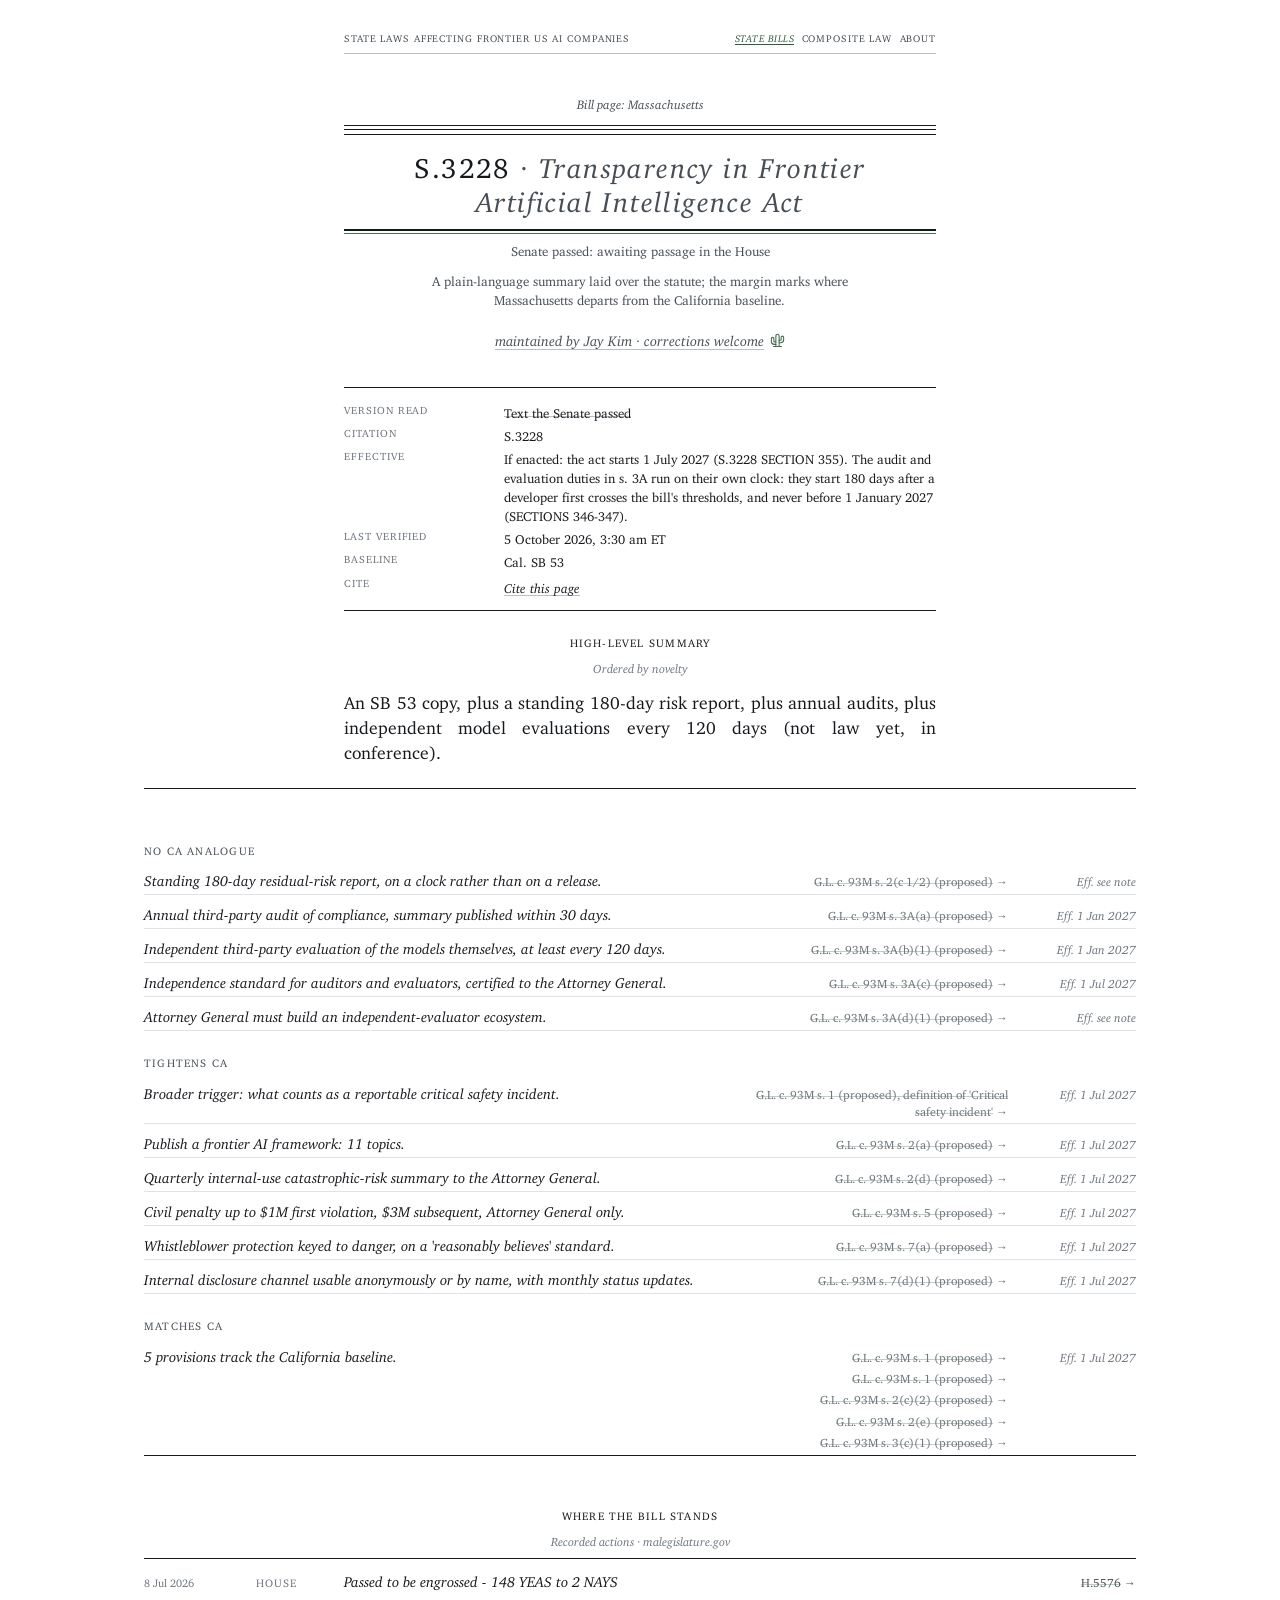
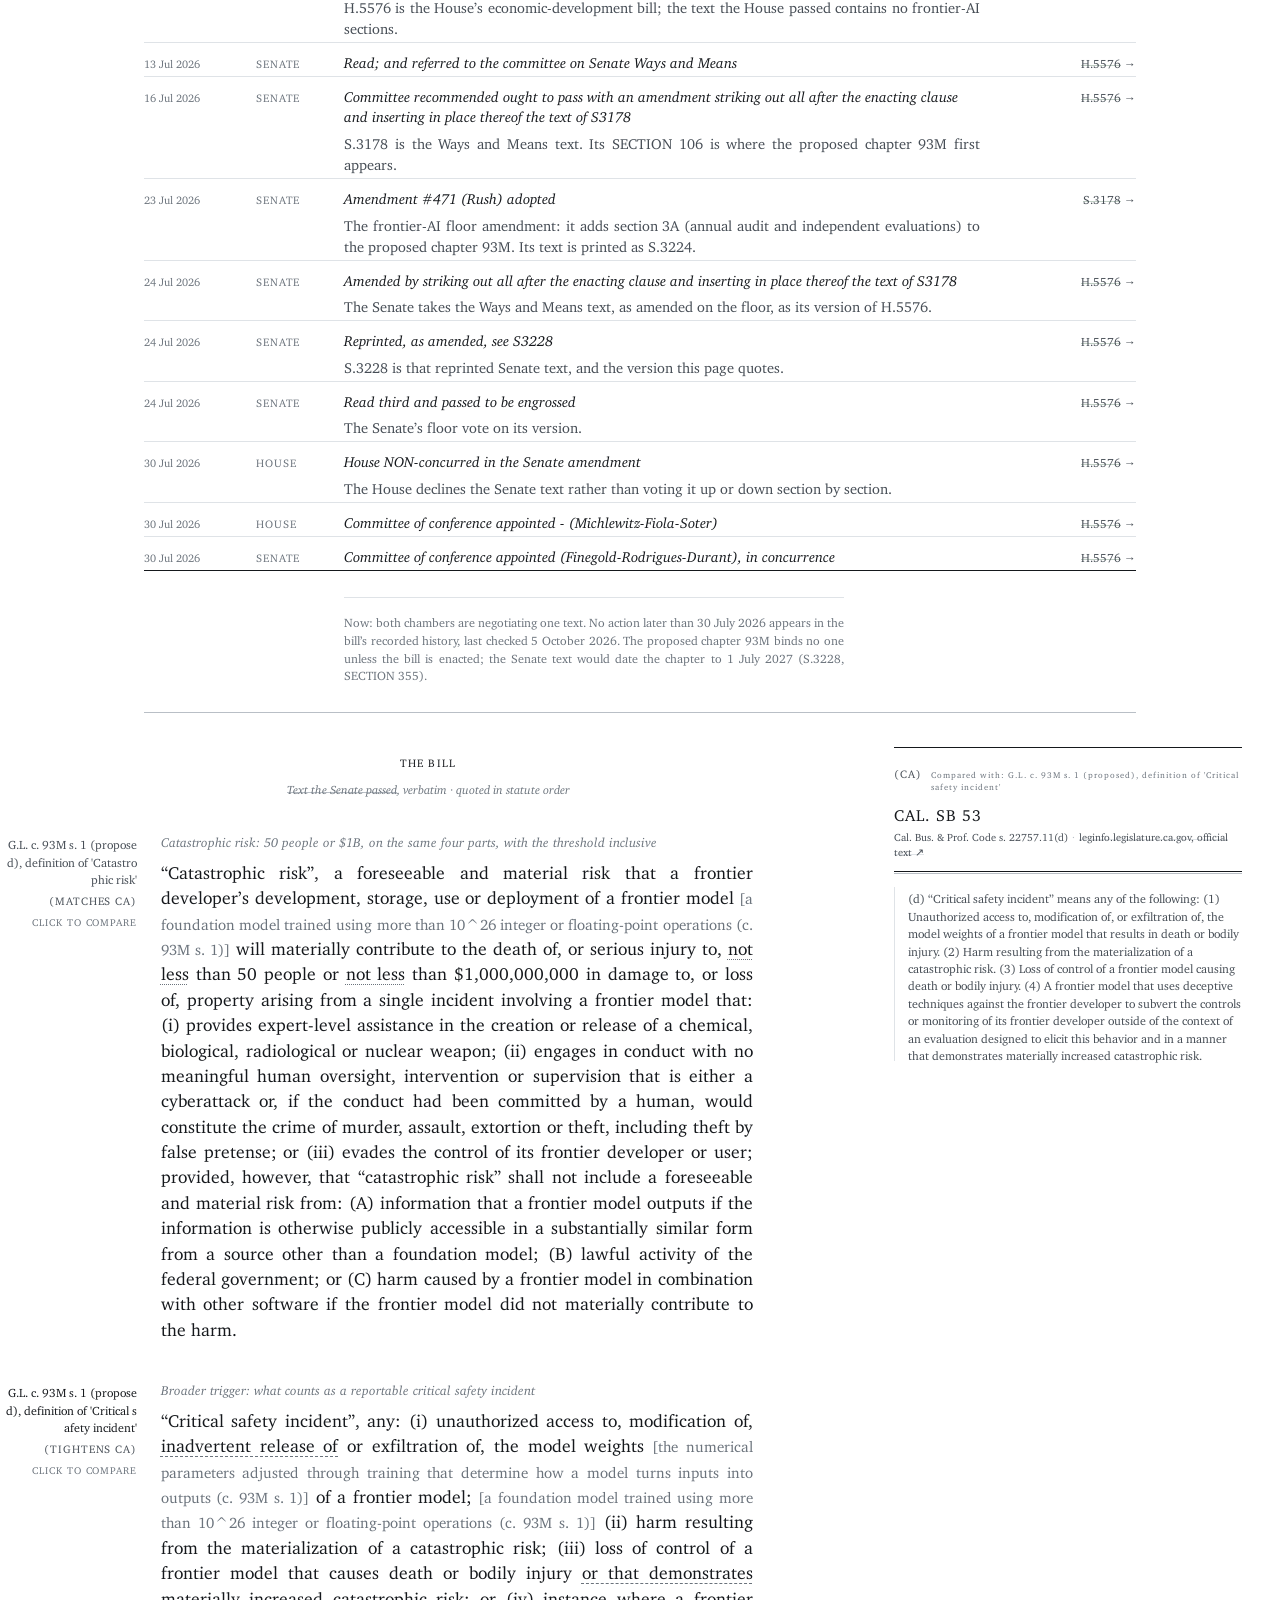
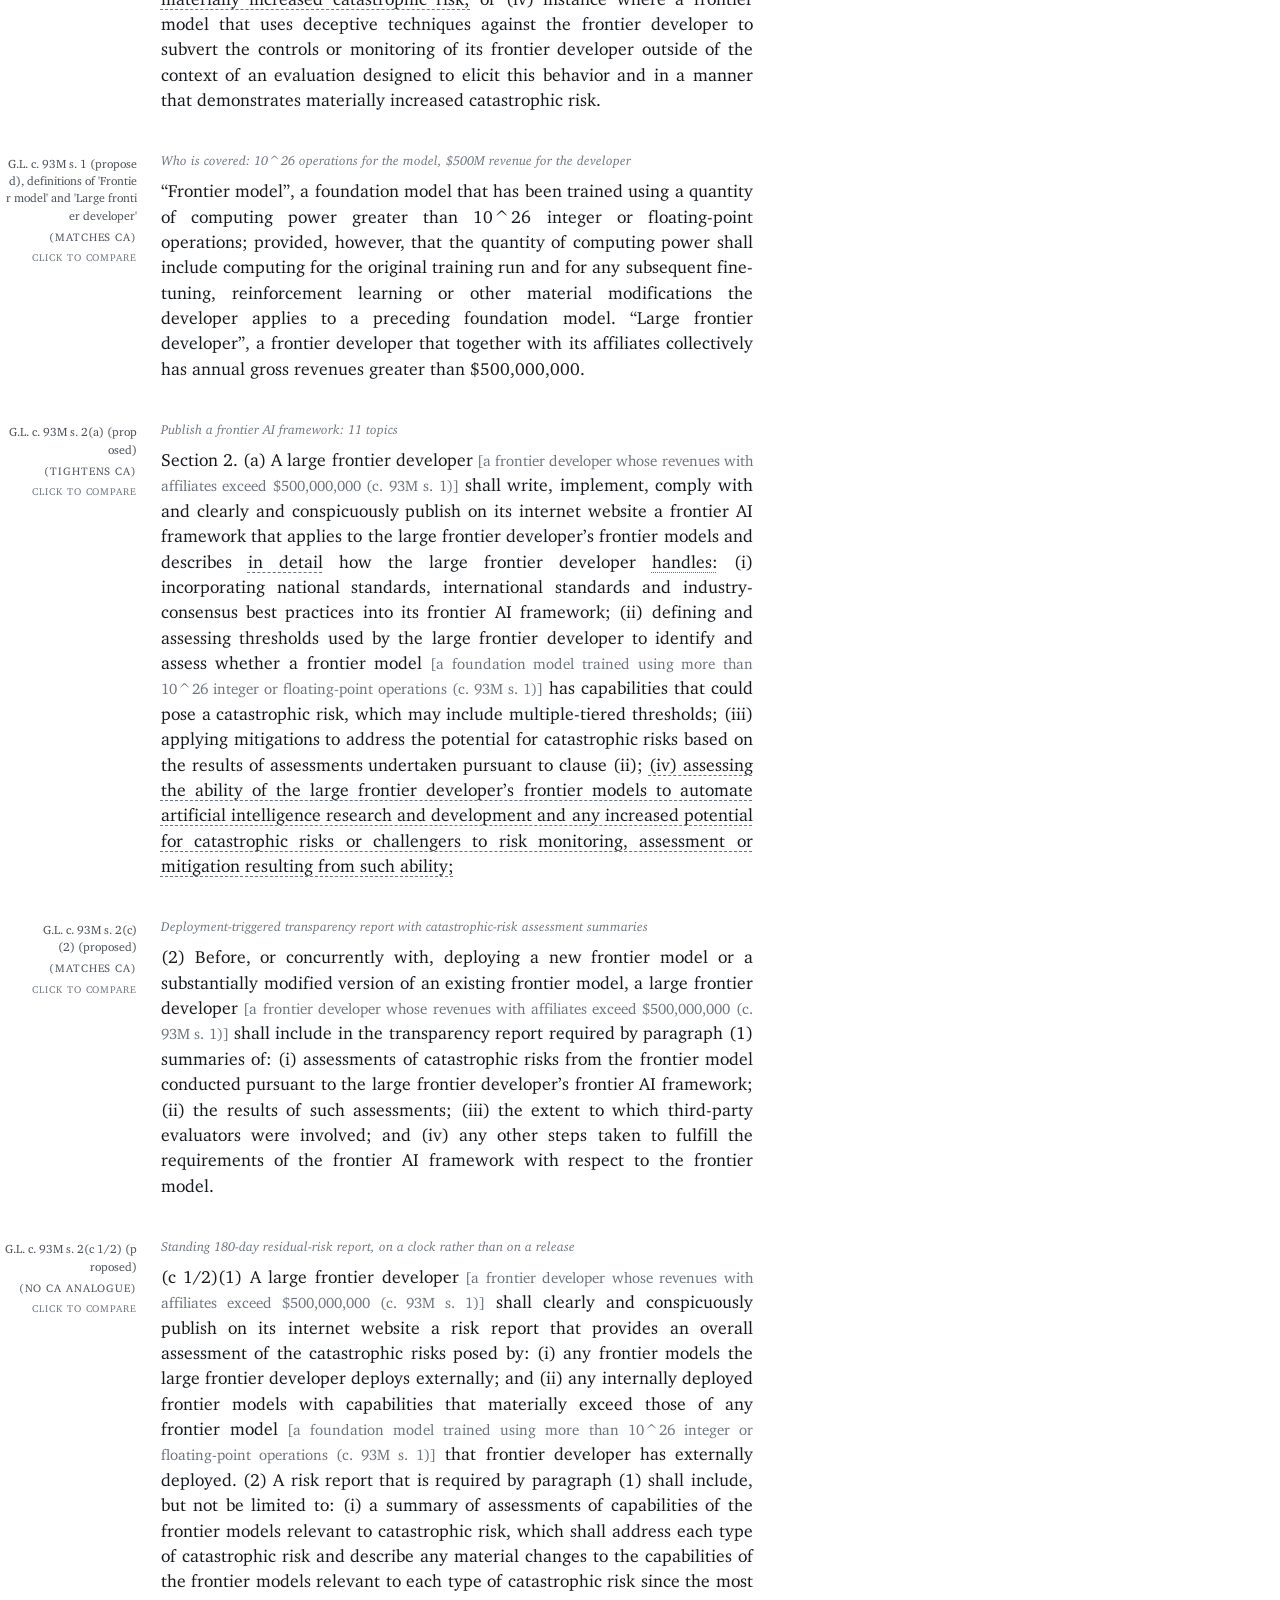
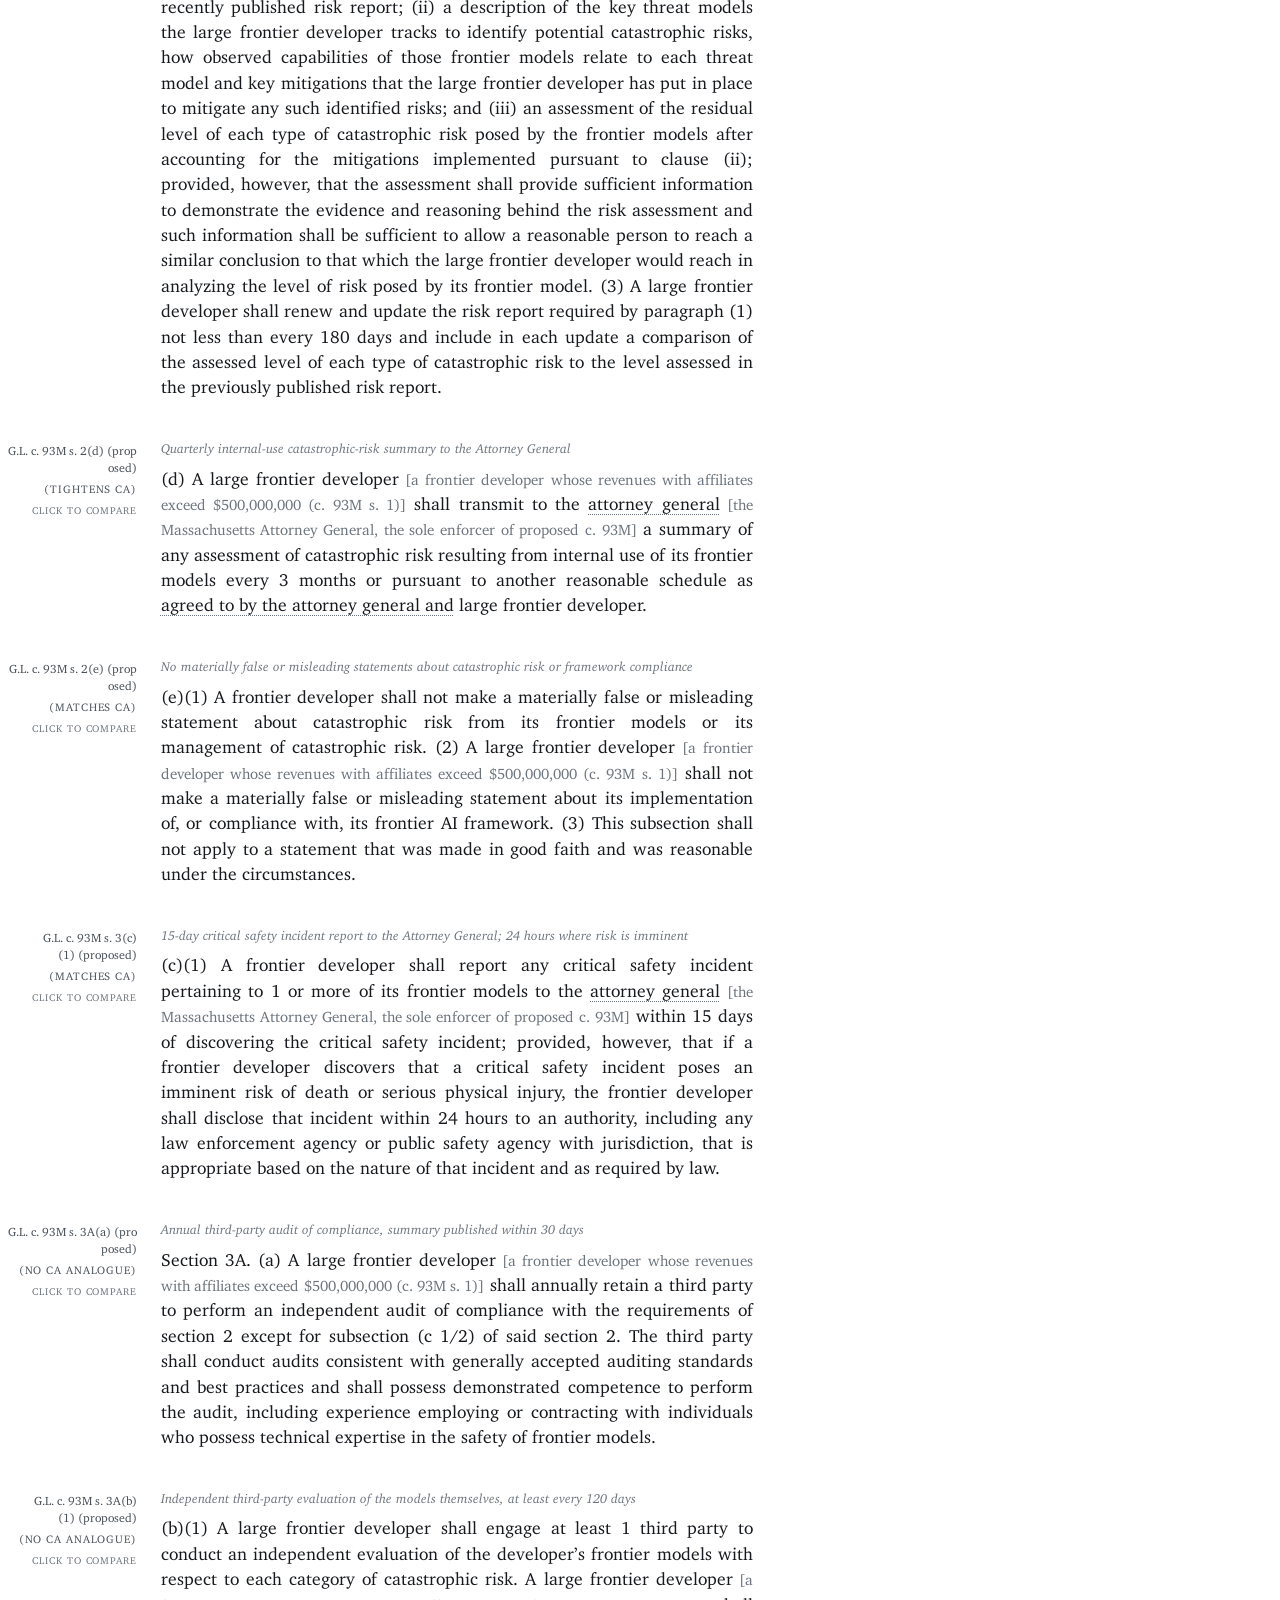
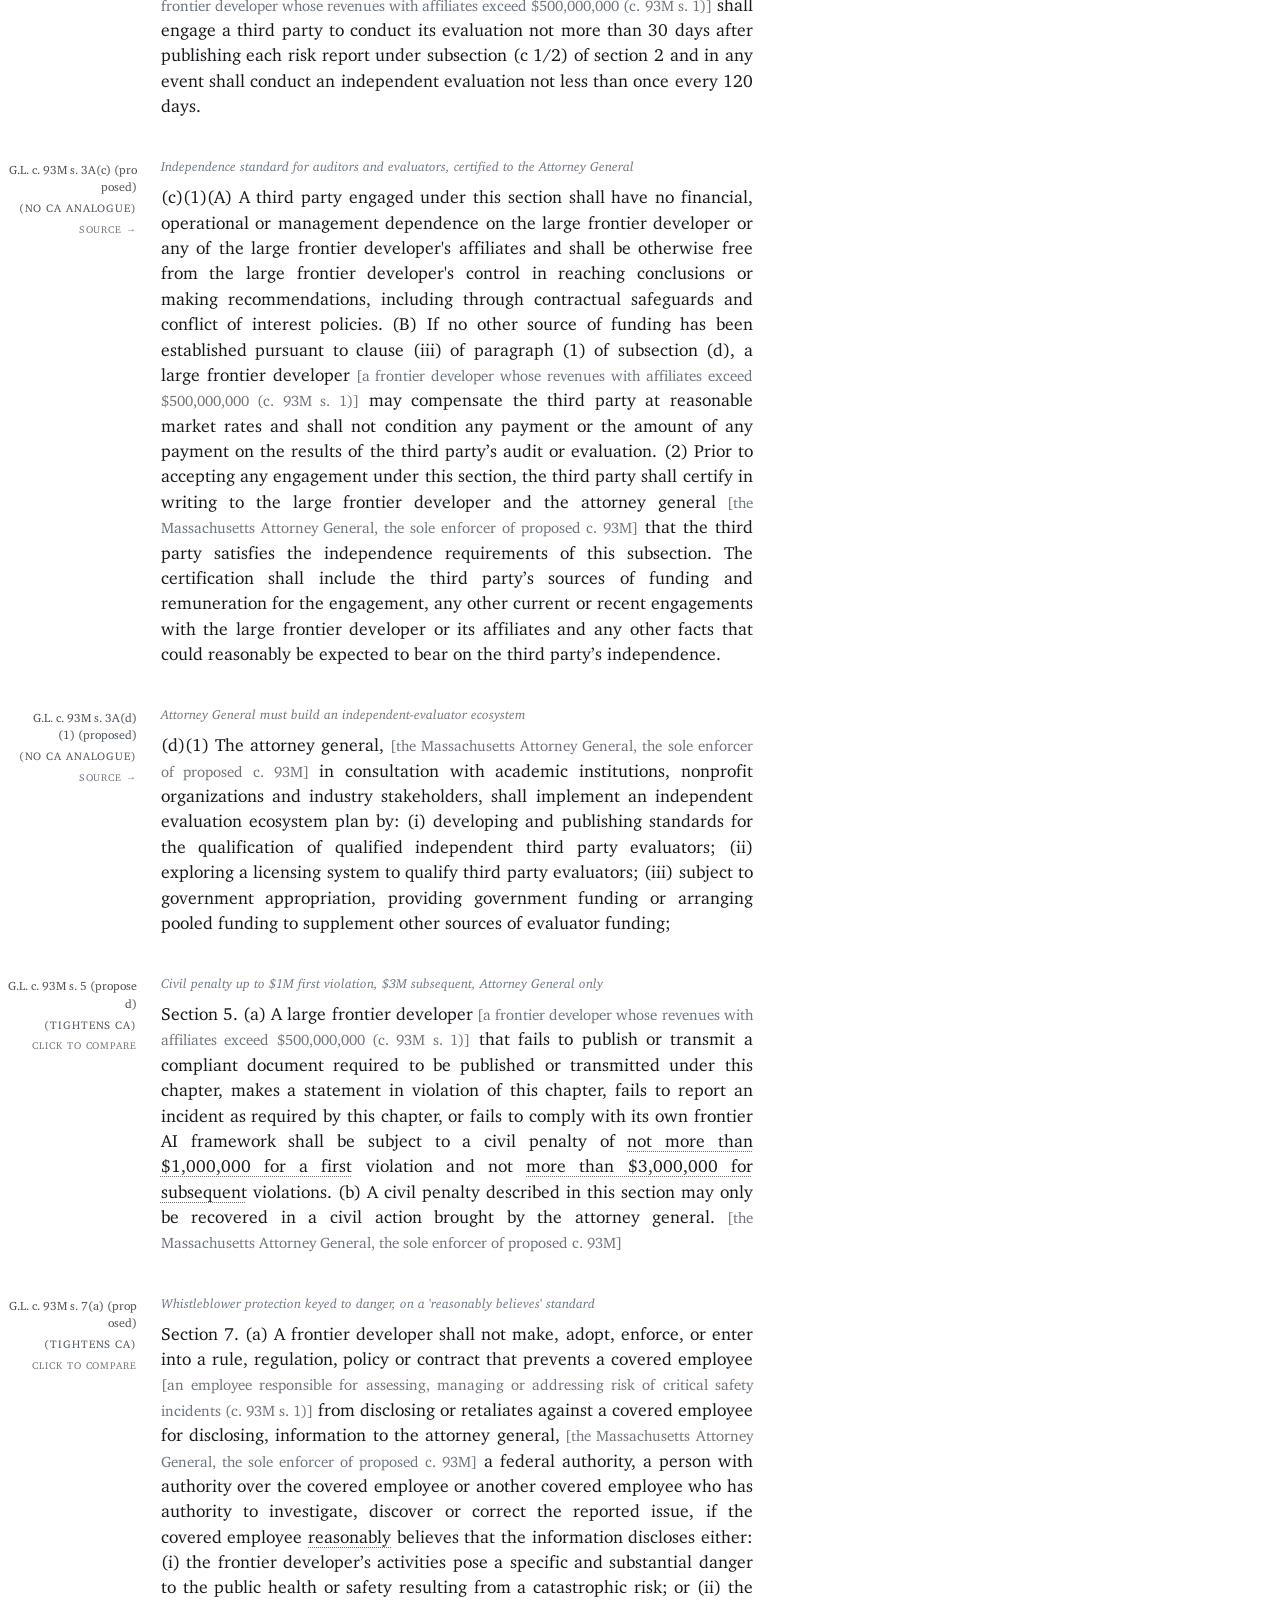
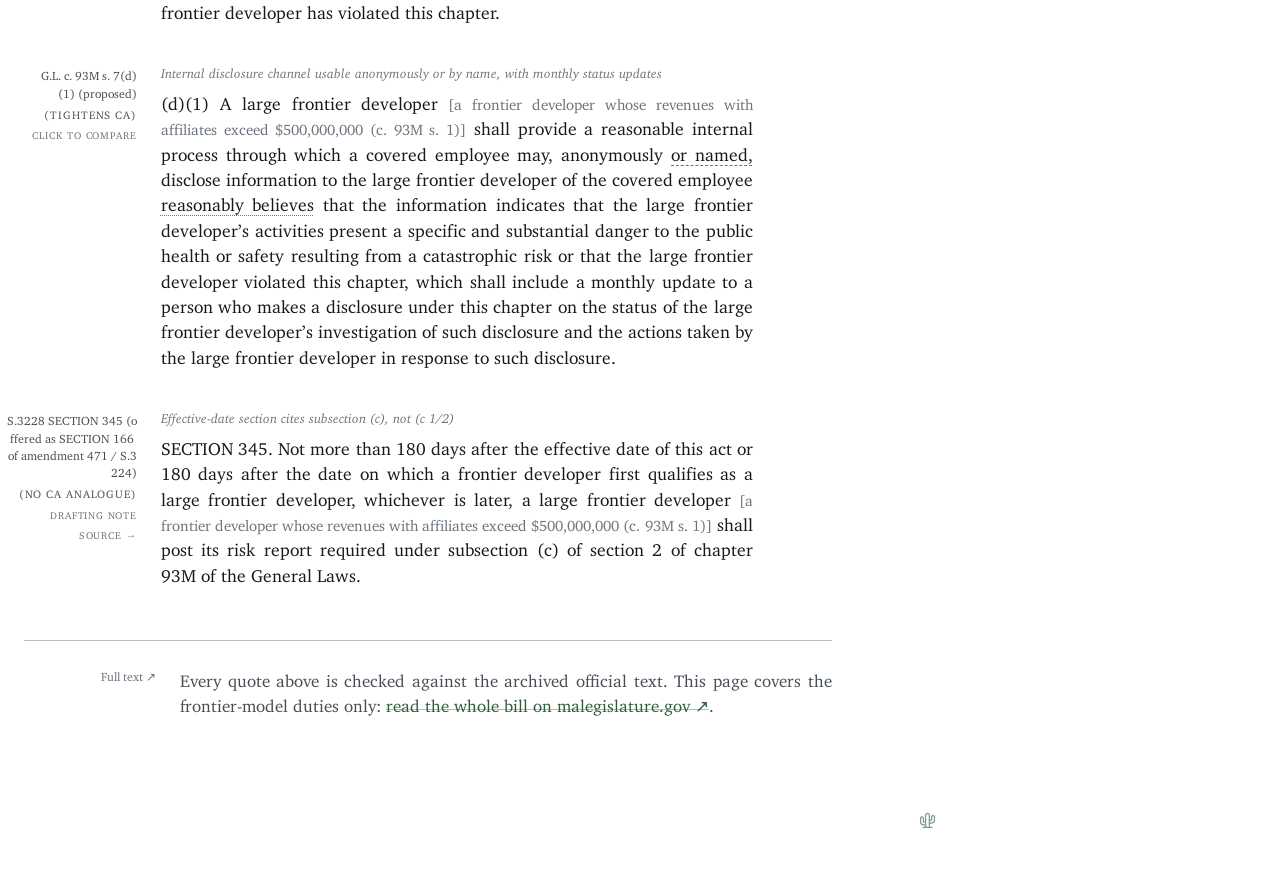
<file: states/ma.html>
<!doctype html><html lang="en"><head><meta charset="utf-8">
<meta name="viewport" content="width=device-width, initial-scale=1">
<title>Massachusetts S.3228: Transparency in Frontier Artificial Intelligence Act</title>
<meta name="description" content="An SB 53 copy, plus a standing 180-day risk report, plus annual audits, plus independent model evaluations every 120 days (not law yet, in conference).">
<link rel="icon" href="../favicon.svg" type="image/svg+xml">
<link rel="alternate icon" href="../favicon.ico" sizes="32x32">
<link rel="stylesheet" href="../assets/site.css">
<link rel="stylesheet" href="../assets/card.css">
<link rel="stylesheet" href="../assets/billpage-patch.css">
<link rel="stylesheet" href="../assets/byline.css">
<link rel="stylesheet" href="../assets/mobile.css">
<style id="pairs">
/* Generated by build/build_billpages.js: one rule per provision, pairing a spine
   row with its source panel. Clicking a tag chip targets the row (#s-<id>), which
   selects the row and reveals its panel (#p-<id>). No JavaScript on the page. */
.split.bill:has(#s-ma-catastrophic-risk-definition:target) #p-ma-catastrophic-risk-definition{display:block}
.split.bill:has(#s-ma-critical-safety-incident-definition:target) #p-ma-critical-safety-incident-definition{display:block}
.split.bill:has(#s-ma-thresholds-compute-revenue:target) #p-ma-thresholds-compute-revenue{display:block}
.split.bill:has(#s-ma-frontier-ai-framework:target) #p-ma-frontier-ai-framework{display:block}
.split.bill:has(#s-ma-transparency-report-at-deployment:target) #p-ma-transparency-report-at-deployment{display:block}
.split.bill:has(#s-ma-residual-risk-report-180d:target) #p-ma-residual-risk-report-180d{display:block}
.split.bill:has(#s-ma-internal-use-quarterly-to-ag:target) #p-ma-internal-use-quarterly-to-ag{display:block}
.split.bill:has(#s-ma-no-minimum-bar:target) #p-ma-no-minimum-bar{display:block}
.split.bill:has(#s-ma-incident-reporting-15d-to-ag:target) #p-ma-incident-reporting-15d-to-ag{display:block}
.split.bill:has(#s-ma-annual-independent-audit:target) #p-ma-annual-independent-audit{display:block}
.split.bill:has(#s-ma-independent-model-evaluation-120d:target) #p-ma-independent-model-evaluation-120d{display:block}
.split.bill:has(#s-ma-evaluator-independence:target) #p-ma-evaluator-independence{display:block}
.split.bill:has(#s-ma-evaluator-ecosystem-plan:target) #p-ma-evaluator-ecosystem-plan{display:block}
.split.bill:has(#s-ma-enforcement-penalties:target) #p-ma-enforcement-penalties{display:block}
.split.bill:has(#s-ma-whistleblower-reasonable-belief:target) #p-ma-whistleblower-reasonable-belief{display:block}
.split.bill:has(#s-ma-whistleblower-internal-channel:target) #p-ma-whistleblower-internal-channel{display:block}
.split.bill:has(#s-ma-risk-report-effective-date-error:target) #p-ma-risk-report-effective-date-error{display:block}
</style>
</head><body>

<!-- The close target for the mobile bottom sheet. Every panel's ✕ is an
     <a href="#closed">: retargeting the URL here drops the :target off the
     spine row, which closes the sheet with no JavaScript on the page. It is
     `hidden` so the browser has nothing to scroll to and the reader keeps
     their place; :target still matches a hidden element. -->
<span id="closed" hidden></span>

<div class="chrome">
  <div class="wordmark">State&nbsp;Laws Affecting Frontier&nbsp;US AI&nbsp;Companies</div>
  <nav>
    <a class="on" href="../index.html">State Bills</a>
    <a class="" href="../composite.html">Composite Law</a>
    <a class="" href="../about.html">About</a>
  </nav>
</div>

<div class="mast tight">
  <div>
    <div class="eyebrow">Bill page: Massachusetts</div>
    <!-- mock3e markup exactly, plus &nbsp; after the middot so it stays glued to
         the first word of the title and can never orphan at a line head. -->
    <h1 class="bill">S.3228 <span class="thin">·&nbsp;Transparency in Frontier Artificial Intelligence Act</span></h1>
    <div class="statusline"><span class="status live" data-ma-status>Senate passed: awaiting passage in the House</span></div>
    <div class="subdek">A plain-language summary laid over the statute; the margin marks where Massachusetts departs from the
      California baseline.</div>
    <div class="byline" id="fb-byline">
  <button class="byline-t" id="fb-open" type="button">maintained by Jay Kim &middot; corrections welcome</button><svg class="cactus-i" viewBox="0 0 24 24" fill="none" stroke="currentColor" stroke-width="1.7" stroke-linecap="round" stroke-linejoin="round" aria-hidden="true" focusable="false"><path d="M9.4 21.6V4.6a2.6 2.6 0 0 1 5.2 0V21.6"/><path d="M9.4 18.2H7a4.8 4.8 0 0 1-4.8-4.8V9a2 2 0 0 1 4 0v4.4a.8.8 0 0 0 .8.8h1.8"/><path d="M14.6 15.6H17a4.8 4.8 0 0 0 4.8-4.8V7a2 2 0 0 0-4 0v3.8a.8.8 0 0 1-.8.8h-2.4"/><path d="M5.6 21.6h12.8"/></svg>
  <div class="byline-card">
    <div class="byline-who">Jay Kim</div>
    <p class="byline-ways"><a href="mailto:jay.ifp.automation@gmail.com">jay.ifp.automation@gmail.com</a><span class="sep">&middot;</span><a href="/corrections.html">What this site got wrong</a></p>
    <label class="byline-lab" for="fb-text">Or send a note from this page</label>
    <textarea id="fb-text" rows="3" placeholder="What is wrong, and where?"></textarea>
    <input id="fb-hp" type="text" tabindex="-1" autocomplete="off" aria-hidden="true">
    <button class="byline-send" id="fb-send" type="button">Send</button>
    <p class="byline-status" id="fb-status" role="status" aria-live="polite"></p>
  </div>
</div>
  </div>
  <dl class="meta">
    <dt>Version read</dt><dd><a href="https://malegislature.gov/Bills/194/S3228/Senate/Bill/Text">Text the Senate passed</a></dd>
    <dt>Citation</dt><dd>S.3228</dd>
    <dt>Effective</dt><dd>If enacted: the act starts 1 July 2027 (S.3228 SECTION 355). The audit and evaluation duties in s. 3A run on their own clock: they start 180 days after a developer first crosses the bill's thresholds, and never before 1 January 2027 (SECTIONS 346-347).</dd>
    <dt>Last verified</dt><dd><span data-verified-stamp>1 August 2026</span></dd>
    <dt>Baseline</dt><dd>Cal. SB 53</dd>
    <dt>Cite</dt><dd><details class="citeblk">
  <summary class="cite-t">Cite this page</summary>
  <div class="cite-body">
    <p class="cite-line" id="cite-line">Frontier State Law (frontierstatelaw.com), Massachusetts S.3228: Transparency in Frontier Artificial Intelligence Act, verified <span data-verified-stamp>1 August 2026</span><span data-accessed-stamp hidden></span>. https://frontierstatelaw.com/states/ma.html</p>
    <button class="citecopy" type="button" data-copy-target="cite-line">Copy citation</button>
    <pre class="cite-bib" id="cite-bib">@misc{frontierstatelaw-ma,
  author  = {{Frontier State Law}},
  title   = {Massachusetts S.3228: Transparency in Frontier Artificial Intelligence Act},
  year    = {2026},
  url     = {https://frontierstatelaw.com/states/ma.html},
  note    = {Verified <span data-verified-stamp>1 August 2026</span>},<span data-accessed-line hidden></span>
}</pre>
    <button class="citecopy" type="button" data-copy-target="cite-bib">Copy BibTeX</button>
  </div>
</details></dd>
  </dl>
</div>

<div class="summary" id="summary">
  <div class="sum-head">
    <h2>High-level summary</h2>
    <span>Ordered by novelty</span>
  </div>

  <div class="sum-lede"><p>An SB 53 copy, plus a standing 180-day risk report, plus annual audits, plus independent model evaluations every 120 days (not law yet, in conference).</p></div>

  <div class="sum-band" title="Not in the California baseline; may exist in another state.">No CA analogue</div>
  <div class="sum-row">
    <details class="sum-x">
      <summary class="sum-line"><div class="sum-t">Standing 180-day residual-risk report, on a clock rather than on a release.</div></summary>
      <div class="sum-drop"><dl class="sum-facts"><dt>Binds you if</dt><dd>Binds you if you are a large frontier developer, whether or not you have deployed anything new; the clock runs on the calendar, and it reaches internally deployed models that materially exceed your externally deployed ones.</dd><dt>Effective</dt><dd>180 days after the act takes effect, or 180 days after first qualifying as a large frontier developer, whichever is later <a class="effsrc" href="https://malegislature.gov/Bills/194/S3228/Senate/Bill/Text#:~:text=SECTION%20345.%20Not%20more" title="Effective date set by S.3228, SECTION 345: “SECTION 345. Not more than 180 days after the effective date of this act or 180 days after the date on which a frontier developer first qualifies as a large frontier developer, whichever is later, a large frontier…”">S.3228, SECTION 345 ↗</a></dd><dt class="cmp">Compared with CA</dt><dd class="cmp">California has nothing like this. SB 53's transparency report fires once, on release; Massachusetts adds a standing report every 180 days that must compare against the previous one and meet a stricter evidence standard: a reasonable person must be able to reach the same conclusion from the assessment. Added on the Senate floor by amendment 471 (Sen. Rush). One flaw, reproduced as passed: the effective-date section cites the wrong subsection. Not law yet; awaiting the House.</dd></dl></div>
    </details>
    <a class="sum-l" href="#s-ma-residual-risk-report-180d"><u>G.L. c. 93M s. 2(c 1/2) (proposed)</u> →</a>
    <div class="sum-s" title="180 days after the act takes effect, or 180 days after first qualifying as a large frontier developer, whichever is later">Eff. see note</div>
  </div>
  <div class="sum-row">
    <details class="sum-x">
      <summary class="sum-line"><div class="sum-t">Annual third-party audit of compliance, summary published within 30 days.</div></summary>
      <div class="sum-drop"><dl class="sum-facts"><dt>Binds you if</dt><dd>Binds you if you are a large frontier developer; the audit covers compliance with section 2, expressly excluding the (c 1/2) risk report, which the separate model evaluation covers instead.</dd><dt>Effective</dt><dd>2027-01-01, or 180 days after first qualifying as a large frontier developer, whichever is later <a class="effsrc" href="https://malegislature.gov/Bills/194/S3228/Senate/Bill/Text#:~:text=SECTION%20346.%20The%20requirement" title="Effective date set by S.3228, SECTION 346: “SECTION 346. The requirement of an annual audit under subsection (a) of section 3A of chapter 93M of the General Laws shall take effect on January 1, 2027 or 180 days after the date on which a frontier developer first…”">S.3228, SECTION 346 ↗</a></dd><dt class="cmp">Compared with CA</dt><dd class="cmp">California mandates no audit at all. Its nearest text requires only that the developer state the extent to which third-party evaluators were involved, and SB 53 sets no auditor-independence standard. This is structurally the Illinois move (PA 104-0538 Sec. 10(d)), arriving by floor amendment 471, which also struck S.3178's SECTION 153 special commission to merely study third-party audits. One timing tension, as passed: the audit section is dated to 2027-01-01 while c. 93M itself would take effect 2027-07-01 (SECTION 355). Not law yet; awaiting the House.</dd></dl></div>
    </details>
    <a class="sum-l" href="#s-ma-annual-independent-audit"><u>G.L. c. 93M s. 3A(a) (proposed)</u> →</a>
    <div class="sum-s" title="or 180 days after first qualifying as a large frontier developer, whichever is later">Eff. 1 Jan 2027</div>
  </div>
  <div class="sum-row">
    <details class="sum-x">
      <summary class="sum-line"><div class="sum-t">Independent third-party evaluation of the models themselves, at least every 120 days.</div></summary>
      <div class="sum-drop"><dl class="sum-facts"><dt>Binds you if</dt><dd>Binds you if you are a large frontier developer: an outside evaluator must be given your most capable frontier models, per category of catastrophic risk, at least three times a year.</dd><dt>Effective</dt><dd>2027-01-01, or 180 days after first qualifying as a large frontier developer, whichever is later <a class="effsrc" href="https://malegislature.gov/Bills/194/S3228/Senate/Bill/Text#:~:text=SECTION%20347.%20The%20requirement" title="Effective date set by S.3228, SECTION 347: “SECTION 347. The requirement for an independent evaluation of a developer’s frontier models with respect to each category of catastrophic risk under subsection (b) of section 3A of chapter 93M of the General Laws shall…”">S.3228, SECTION 347 ↗</a></dd><dt class="cmp">Compared with CA</dt><dd class="cmp">No other state text on this map goes this far. Illinois requires an audit of compliance; Massachusetts s. 3A(b) requires evaluation of the models themselves against each category of catastrophic risk, with the evaluator granted access to 'the large frontier developer's most capable frontier models' (s. 3A(b)(3)(A)) and required to state whether it disagrees with the developer's own risk claims (s. 3A(b)(2)(iii)(D)). A first-in-the-nation claim is plausible, but no first marker is shown: the only source found for it is a social-media claim that could not be verified, and a first is marked here only on a verifiable outside source. Not law yet; awaiting the House.</dd></dl></div>
    </details>
    <a class="sum-l" href="#s-ma-independent-model-evaluation-120d"><u>G.L. c. 93M s. 3A(b)(1) (proposed)</u> →</a>
    <div class="sum-s" title="or 180 days after first qualifying as a large frontier developer, whichever is later">Eff. 1 Jan 2027</div>
  </div>
  <div class="sum-row">
    <details class="sum-x">
      <summary class="sum-line"><div class="sum-t">Independence standard for auditors and evaluators, certified to the Attorney General.</div></summary>
      <div class="sum-drop"><dl class="sum-facts"><dt>Binds you if</dt><dd>Binds you if you are a large frontier developer engaging an auditor or evaluator, and binds the third party itself, which must certify its independence in writing before accepting the engagement.</dd><dt>Effective</dt><dd>2027-07-01 <a class="effsrc" href="https://malegislature.gov/Bills/194/S3228/Senate/Bill/Text#:~:text=SECTION%20355.%20Sections%2067%2C" title="Effective date set by S.3228, SECTION 355: “SECTION 355. Sections 67, 69, 70, 71, 74, 75, 109, 120, 124, 106 and 265 and chapter 93M of the General Laws shall take effect on July 1, 2027.”">S.3228, SECTION 355 ↗</a></dd></dl></div>
    </details>
    <a class="sum-l" href="#s-ma-evaluator-independence"><u>G.L. c. 93M s. 3A(c) (proposed)</u> →</a>
    <div class="sum-s">Eff. 1 Jul 2027</div>
  </div>
  <div class="sum-row">
    <details class="sum-x">
      <summary class="sum-line"><div class="sum-t">Attorney General must build an independent-evaluator ecosystem.</div></summary>
      <div class="sum-drop"><dl class="sum-facts"><dt>Binds you if</dt><dd>Binds the Attorney General, not developers: the state, not the industry, is made responsible for there being qualified evaluators to hire.</dd><dt>Effective</dt><dd>the plan is due not later than 1 year after the act takes effect (S.3228 SECTION 348) <a class="effsrc" href="https://malegislature.gov/Bills/194/S3228/Senate/Bill/Text#:~:text=SECTION%20348.%20Not%20later" title="Effective date set by S.3228, SECTION 348: “SECTION 348. Not later than 1 year after the effective date of this act, the attorney general shall develop the independent evaluation ecosystem plan required under subsection (d) of section 3A of chapter 93M of the…”">S.3228, SECTION 348 ↗</a></dd></dl></div>
    </details>
    <a class="sum-l" href="#s-ma-evaluator-ecosystem-plan"><u>G.L. c. 93M s. 3A(d)(1) (proposed)</u> →</a>
    <div class="sum-s" title="the plan is due not later than 1 year after the act takes effect (S.3228 SECTION 348)">Eff. see note</div>
  </div>
  <div class="sum-band">Tightens CA</div>
  <div class="sum-row">
    <details class="sum-x">
      <summary class="sum-line"><div class="sum-t">Broader trigger: what counts as a reportable critical safety incident.</div></summary>
      <div class="sum-drop"><dl class="sum-facts"><dt>Binds you if</dt><dd>Definitional: which events start the 15-day and 24-hour clocks.</dd><dt>Effective</dt><dd>2027-07-01 <a class="effsrc" href="https://malegislature.gov/Bills/194/S3228/Senate/Bill/Text#:~:text=SECTION%20355.%20Sections%2067%2C" title="Effective date set by S.3228, SECTION 355: “SECTION 355. Sections 67, 69, 70, 71, 74, 75, 109, 120, 124, 106 and 265 and chapter 93M of the General Laws shall take effect on July 1, 2027.”">S.3228, SECTION 355 ↗</a></dd><dt class="cmp">Compared with CA</dt><dd class="cmp">Same definition, widened three ways. Clause (i) adds 'inadvertent release of' to the weights-compromise clause and, unlike SB 53's (d)(1), attaches no 'that results in death or bodily injury' qualifier, so a weights leak is reportable on its own. Clause (iii) reaches loss of control that 'demonstrates materially increased catastrophic risk' as well as loss of control causing death or injury, where SB 53 (d)(3) requires death or bodily injury. More events start the clock in Massachusetts than in California. Not law yet; awaiting the House.</dd></dl></div>
    </details>
    <a class="sum-l" href="#s-ma-critical-safety-incident-definition"><u>G.L. c. 93M s. 1 (proposed), definition of 'Critical safety incident'</u> →</a>
    <div class="sum-s">Eff. 1 Jul 2027</div>
  </div>
  <div class="sum-row">
    <details class="sum-x">
      <summary class="sum-line"><div class="sum-t">Publish a frontier AI framework: 11 topics.</div></summary>
      <div class="sum-drop"><dl class="sum-facts"><dt>Binds you if</dt><dd>Binds you if you are a large frontier developer: a frontier developer whose revenues, with affiliates, exceed $500M that has trained a model above 10^26 operations. Massachusetts requires each topic described 'in detail'.</dd><dt>Effective</dt><dd>2027-07-01 <a class="effsrc" href="https://malegislature.gov/Bills/194/S3228/Senate/Bill/Text#:~:text=SECTION%20355.%20Sections%2067%2C" title="Effective date set by S.3228, SECTION 355: “SECTION 355. Sections 67, 69, 70, 71, 74, 75, 109, 120, 124, 106 and 265 and chapter 93M of the General Laws shall take effect on July 1, 2027.”">S.3228, SECTION 355 ↗</a></dd><dt class="cmp">Compared with CA</dt><dd class="cmp">Same framework duty, two changes. Massachusetts requires it to describe 'in detail how the large frontier developer handles' each topic, where SB 53 requires it to describe 'how the large frontier developer approaches' them, and Massachusetts adds an eleventh topic at clause (iv), the ability of the models to automate AI research and development, which has no counterpart in the SB 53 list. Clause (iv) carries a typo, 'challengers to risk monitoring', reproduced as passed. Clause (xi) matches SB 53 (a)(10) on internal use. Not law yet; awaiting the House.</dd></dl></div>
    </details>
    <a class="sum-l" href="#s-ma-frontier-ai-framework"><u>G.L. c. 93M s. 2(a) (proposed)</u> →</a>
    <div class="sum-s">Eff. 1 Jul 2027</div>
  </div>
  <div class="sum-row">
    <details class="sum-x">
      <summary class="sum-line"><div class="sum-t">Quarterly internal-use catastrophic-risk summary to the Attorney General.</div></summary>
      <div class="sum-drop"><dl class="sum-facts"><dt>Binds you if</dt><dd>Binds you if you are a large frontier developer that uses its own frontier models internally; the duty runs on a clock, not on a release.</dd><dt>Effective</dt><dd>2027-07-01 <a class="effsrc" href="https://malegislature.gov/Bills/194/S3228/Senate/Bill/Text#:~:text=SECTION%20355.%20Sections%2067%2C" title="Effective date set by S.3228, SECTION 355: “SECTION 355. Sections 67, 69, 70, 71, 74, 75, 109, 120, 124, 106 and 265 and chapter 93M of the General Laws shall take effect on July 1, 2027.”">S.3228, SECTION 355 ↗</a></dd><dt class="cmp">Compared with CA</dt><dd class="cmp">Same three-month clock, one tightened parameter and a different recipient. SB 53 lets the developer substitute 'another reasonable schedule specified by the large frontier developer'; Massachusetts requires any alternate schedule to be 'agreed to by the attorney general', so the escape hatch is bilateral rather than unilateral. The report goes to the Massachusetts Attorney General, who enforces, rather than to California's Office of Emergency Services, who does not. Not law yet; awaiting the House.</dd></dl></div>
    </details>
    <a class="sum-l" href="#s-ma-internal-use-quarterly-to-ag"><u>G.L. c. 93M s. 2(d) (proposed)</u> →</a>
    <div class="sum-s">Eff. 1 Jul 2027</div>
  </div>
  <div class="sum-row">
    <details class="sum-x">
      <summary class="sum-line"><div class="sum-t">Civil penalty up to $1M first violation, $3M subsequent, Attorney General only.</div></summary>
      <div class="sum-drop"><dl class="sum-facts"><dt>Binds you if</dt><dd>Binds you if you are a large frontier developer that fails to publish or transmit a required document, makes a prohibited statement, misses an incident report, or departs from your own framework.</dd><dt>Effective</dt><dd>2027-07-01 <a class="effsrc" href="https://malegislature.gov/Bills/194/S3228/Senate/Bill/Text#:~:text=SECTION%20355.%20Sections%2067%2C" title="Effective date set by S.3228, SECTION 355: “SECTION 355. Sections 67, 69, 70, 71, 74, 75, 109, 120, 124, 106 and 265 and chapter 93M of the General Laws shall take effect on July 1, 2027.”">S.3228, SECTION 355 ↗</a></dd><dt class="cmp">Compared with CA</dt><dd class="cmp">Higher ceiling for repeat violations, and on one reading a lower floor. Massachusetts caps repeat violations at $3,000,000 against California's flat cap, matching the $1M/$3M structure Illinois and New York use. One parameter runs the other way: SB 53's cap is 'per violation' and is scaled 'in an amount dependent upon the severity of the violation', where the Massachusetts text caps by whether it is a first or later violation, with no per-violation multiplier on its face. A conduct-level reading could be less severe than California for a first offence spanning many documents. Not law yet; awaiting the House.</dd></dl></div>
    </details>
    <a class="sum-l" href="#s-ma-enforcement-penalties"><u>G.L. c. 93M s. 5 (proposed)</u> →</a>
    <div class="sum-s">Eff. 1 Jul 2027</div>
  </div>
  <div class="sum-row">
    <details class="sum-x">
      <summary class="sum-line"><div class="sum-t">Whistleblower protection keyed to danger, on a 'reasonably believes' standard.</div></summary>
      <div class="sum-drop"><dl class="sum-facts"><dt>Binds you if</dt><dd>Binds you if you are any frontier developer employing covered employees: those responsible for assessing, managing or addressing risk of critical safety incidents.</dd><dt>Effective</dt><dd>2027-07-01 <a class="effsrc" href="https://malegislature.gov/Bills/194/S3228/Senate/Bill/Text#:~:text=SECTION%20355.%20Sections%2067%2C" title="Effective date set by S.3228, SECTION 355: “SECTION 355. Sections 67, 69, 70, 71, 74, 75, 109, 120, 124, 106 and 265 and chapter 93M of the General Laws shall take effect on July 1, 2027.”">S.3228, SECTION 355 ↗</a></dd><dt class="cmp">Compared with CA</dt><dd class="cmp">Same trigger, a lower mental-state bar. Protection attaches to danger from catastrophic risk even where no law has been broken, as in SB 53. Amendment 471 struck 'has reasonable cause to believe' and inserted 'reasonably believes'. Massachusetts s. 7(b)(ii) also adds a flat anti-discrimination clause, and s. 7(e) adds court costs to the fee award. Not law yet; awaiting the House.</dd></dl></div>
    </details>
    <a class="sum-l" href="#s-ma-whistleblower-reasonable-belief"><u>G.L. c. 93M s. 7(a) (proposed)</u> →</a>
    <div class="sum-s">Eff. 1 Jul 2027</div>
  </div>
  <div class="sum-row">
    <details class="sum-x">
      <summary class="sum-line"><div class="sum-t">Internal disclosure channel usable anonymously or by name, with monthly status updates.</div></summary>
      <div class="sum-drop"><dl class="sum-facts"><dt>Binds you if</dt><dd>Binds you if you are a large frontier developer; the internal-channel duty, unlike the anti-retaliation duty, attaches only to large developers.</dd><dt>Effective</dt><dd>2027-07-01 <a class="effsrc" href="https://malegislature.gov/Bills/194/S3228/Senate/Bill/Text#:~:text=SECTION%20355.%20Sections%2067%2C" title="Effective date set by S.3228, SECTION 355: “SECTION 355. Sections 67, 69, 70, 71, 74, 75, 109, 120, 124, 106 and 265 and chapter 93M of the General Laws shall take effect on July 1, 2027.”">S.3228, SECTION 355 ↗</a></dd><dt class="cmp">Compared with CA</dt><dd class="cmp">Same channel, open to named disclosures too. SB 53's channel is for employees who 'may anonymously disclose'; Massachusetts makes it available 'anonymously or named', so an employee who signs the disclosure gets the same statutory process. Massachusetts also drops SB 53's 'believes in good faith' in favour of 'reasonably believes'. One slip, reproduced as passed: 'disclose information to the large frontier developer of the covered employee reasonably believes', with 'of' where 'if' is plainly meant. Not law yet; awaiting the House.</dd></dl></div>
    </details>
    <a class="sum-l" href="#s-ma-whistleblower-internal-channel"><u>G.L. c. 93M s. 7(d)(1) (proposed)</u> →</a>
    <div class="sum-s">Eff. 1 Jul 2027</div>
  </div>
  <div class="sum-band">Matches CA</div>
  <div class="sum-row">
    <details class="sum-x">
      <summary class="sum-line"><div class="sum-t">5 provisions track the California baseline.</div></summary>
      <div class="sum-drop"><ul class="sum-list"><li><a href="#s-ma-catastrophic-risk-definition">Catastrophic risk: 50 people or $1B, on the same four parts, with the threshold inclusive<span class="c">G.L. c. 93M s. 1 (proposed), definition of 'Catastrophic risk'</span></a></li><li><a href="#s-ma-thresholds-compute-revenue">Who is covered: 10^26 operations for the model, $500M revenue for the developer<span class="c">G.L. c. 93M s. 1 (proposed), definitions of 'Frontier model' and 'Large frontier developer'</span></a></li><li><a href="#s-ma-transparency-report-at-deployment">Deployment-triggered transparency report with catastrophic-risk assessment summaries<span class="c">G.L. c. 93M s. 2(c)(2) (proposed)</span></a></li><li><a href="#s-ma-no-minimum-bar">No materially false or misleading statements about catastrophic risk or framework compliance<span class="c">G.L. c. 93M s. 2(e) (proposed)</span></a></li><li><a href="#s-ma-incident-reporting-15d-to-ag">15-day critical safety incident report to the Attorney General; 24 hours where risk is imminent<span class="c">G.L. c. 93M s. 3(c)(1) (proposed)</span></a></li></ul></div>
    </details>
    <div class="sum-ls">
      <a class="sum-l" href="#s-ma-catastrophic-risk-definition"><u>G.L. c. 93M s. 1 (proposed)</u> →</a>
      <a class="sum-l" href="#s-ma-thresholds-compute-revenue"><u>G.L. c. 93M s. 1 (proposed)</u> →</a>
      <a class="sum-l" href="#s-ma-transparency-report-at-deployment"><u>G.L. c. 93M s. 2(c)(2) (proposed)</u> →</a>
      <a class="sum-l" href="#s-ma-no-minimum-bar"><u>G.L. c. 93M s. 2(e) (proposed)</u> →</a>
      <a class="sum-l" href="#s-ma-incident-reporting-15d-to-ag"><u>G.L. c. 93M s. 3(c)(1) (proposed)</u> →</a>
    </div>
    <div class="sum-s">Eff. 1 Jul 2027</div>
  </div>
</div>

<!-- The pipeline ledger, on bill pages whose module carries a step chain: the
     dated legislative actions, in the legislature's own words, between the
     summary and the statute. Empty string on every other page. -->
<div class="pipeline" id="pipeline">
  <div class="sum-head">
    <h2>Where the bill stands</h2>
    <span>Recorded actions · malegislature.gov</span>
  </div>
  <div class="sum-row">
    <div class="pipe-d">8 Jul 2026</div>
    <div class="pipe-c">House</div>
    <div class="sum-t">Passed to be engrossed - 148 YEAS to 2 NAYS<span class="sub">H.5576 is the House’s economic-development bill; the text the House passed contains no frontier-AI sections.</span></div>
    <a class="sum-l" href="https://malegislature.gov/Bills/194/H5576"><u>H.5576</u> →</a>
  </div>
  <div class="sum-row">
    <div class="pipe-d">13 Jul 2026</div>
    <div class="pipe-c">Senate</div>
    <div class="sum-t">Read; and referred to the committee on Senate Ways and Means</div>
    <a class="sum-l" href="https://malegislature.gov/Bills/194/H5576"><u>H.5576</u> →</a>
  </div>
  <div class="sum-row">
    <div class="pipe-d">16 Jul 2026</div>
    <div class="pipe-c">Senate</div>
    <div class="sum-t">Committee recommended ought to pass with an amendment striking out all after the enacting clause and inserting in place thereof the text of S3178<span class="sub">S.3178 is the Ways and Means text. Its SECTION 106 is where the proposed chapter 93M first appears.</span></div>
    <a class="sum-l" href="https://malegislature.gov/Bills/194/H5576"><u>H.5576</u> →</a>
  </div>
  <div class="sum-row">
    <div class="pipe-d">23 Jul 2026</div>
    <div class="pipe-c">Senate</div>
    <div class="sum-t">Amendment #471 (Rush) adopted<span class="sub">The frontier-AI floor amendment: it adds section 3A (annual audit and independent evaluations) to the proposed chapter 93M. Its text is printed as S.3224.</span></div>
    <a class="sum-l" href="https://malegislature.gov/Bills/194/S3178/BillHistory"><u>S.3178</u> →</a>
  </div>
  <div class="sum-row">
    <div class="pipe-d">24 Jul 2026</div>
    <div class="pipe-c">Senate</div>
    <div class="sum-t">Amended by striking out all after the enacting clause and inserting in place thereof the text of S3178<span class="sub">The Senate takes the Ways and Means text, as amended on the floor, as its version of H.5576.</span></div>
    <a class="sum-l" href="https://malegislature.gov/Bills/194/H5576"><u>H.5576</u> →</a>
  </div>
  <div class="sum-row">
    <div class="pipe-d">24 Jul 2026</div>
    <div class="pipe-c">Senate</div>
    <div class="sum-t">Reprinted, as amended, see S3228<span class="sub">S.3228 is that reprinted Senate text, and the version this page quotes.</span></div>
    <a class="sum-l" href="https://malegislature.gov/Bills/194/H5576"><u>H.5576</u> →</a>
  </div>
  <div class="sum-row">
    <div class="pipe-d">24 Jul 2026</div>
    <div class="pipe-c">Senate</div>
    <div class="sum-t">Read third and passed to be engrossed<span class="sub">The Senate’s floor vote on its version.</span></div>
    <a class="sum-l" href="https://malegislature.gov/Bills/194/H5576"><u>H.5576</u> →</a>
  </div>
  <div class="sum-row">
    <div class="pipe-d">30 Jul 2026</div>
    <div class="pipe-c">House</div>
    <div class="sum-t">House NON-concurred in the Senate amendment<span class="sub">The House declines the Senate text rather than voting it up or down section by section.</span></div>
    <a class="sum-l" href="https://malegislature.gov/Bills/194/H5576"><u>H.5576</u> →</a>
  </div>
  <div class="sum-row">
    <div class="pipe-d">30 Jul 2026</div>
    <div class="pipe-c">House</div>
    <div class="sum-t">Committee of conference appointed - (Michlewitz-Fiola-Soter)</div>
    <a class="sum-l" href="https://malegislature.gov/Bills/194/H5576"><u>H.5576</u> →</a>
  </div>
  <div class="sum-row">
    <div class="pipe-d">30 Jul 2026</div>
    <div class="pipe-c">Senate</div>
    <div class="sum-t">Committee of conference appointed (Finegold-Rodrigues-Durant), in concurrence</div>
    <a class="sum-l" href="https://malegislature.gov/Bills/194/H5576"><u>H.5576</u> →</a>
  </div>
  <div class="strip-note">Now: both chambers are negotiating one text. No action later than 30 July 2026 appears in the bill’s recorded history, last checked <span data-verified-stamp>1 August 2026</span>. The proposed chapter 93M binds no one unless the bill is enacted; the Senate text would date the chapter to 1 July 2027 (S.3228, SECTION 355).</div>
</div>

<div class="split bill">
  <a class="tosum" href="#summary">↑&nbsp;Summary</a>
  <div class="left">
    <div class="sec-label">
      <h2>The Bill</h2>
      <span><a href="https://malegislature.gov/Bills/194/S3228/Senate/Bill/Text">Text the Senate passed</a>, verbatim · quoted in statute order</span>
    </div>
    <details class="sec" id="s-ma-catastrophic-risk-definition">
      <summary class="sec-row">
        <div class="rail">
          <div class="secno">G.L.&nbsp;c.&nbsp;93M&nbsp;s.&nbsp;1&nbsp;(proposed),&nbsp;definition&nbsp;of&nbsp;'Catastrophic&nbsp;risk'</div>
          <a class="chip same" href="#s-ma-catastrophic-risk-definition">Matches CA</a>
          <div class="openat">Click to compare</div>
        </div>
        <div class="leg"><div class="ourhead">Catastrophic risk: 50 people or $1B, on the same four parts, with the threshold inclusive<a class="anchorlink" href="#s-ma-catastrophic-risk-definition" data-anchor="s-ma-catastrophic-risk-definition" title="Copy a link to this section" aria-label="Copy a link to this section">§</a></div><span data-verify="quote" data-source-file="lawmap_texts/ma/S3228_ch93M_frontier_AI_senate_engrossed.txt">“Catastrophic risk”, a foreseeable and material risk that a frontier developer’s development, storage, use or deployment of a frontier model<span class="gloss" data-verify="gloss"> [a foundation model trained using more than 10^26 integer or floating-point operations (c. 93M s. 1)]</span> will materially contribute to the death of, or serious injury to, <span class="redline" data-cmp="Compared with: &quot;more&quot;" aria-label="Compared with: &quot;more&quot;">not less</span> than 50 people or <span class="redline" data-cmp="Compared with: &quot;more&quot;" aria-label="Compared with: &quot;more&quot;">not less</span> than $1,000,000,000 in damage to, or loss of, property arising from a single incident involving a frontier model that: (i) provides expert-level assistance in the creation or release of a chemical, biological, radiological or nuclear weapon; (ii) engages in conduct with no meaningful human oversight, intervention or supervision that is either a cyberattack or, if the conduct had been committed by a human, would constitute the crime of murder, assault, extortion or theft, including theft by false pretense; or (iii) evades the control of its frontier developer or user; provided, however, that “catastrophic risk” shall not include a foreseeable and material risk from: (A) information that a frontier model outputs if the information is otherwise publicly accessible in a substantially similar form from a source other than a foundation model; (B) lawful activity of the federal government; or (C) harm caused by a frontier model in combination with other software if the frontier model did not materially contribute to the harm.</span></div>
      </summary>
      <div class="drop">
        <dl class="facts"><dt>Effective</dt><dd>2027-07-01 <a class="effsrc" href="https://malegislature.gov/Bills/194/S3228/Senate/Bill/Text#:~:text=SECTION%20355.%20Sections%2067%2C" title="Effective date set by S.3228, SECTION 355: “SECTION 355. Sections 67, 69, 70, 71, 74, 75, 109, 120, 124, 106 and 265 and chapter 93M of the General Laws shall take effect on July 1, 2027.”">S.3228, SECTION 355 ↗</a></dd><dt>Binds you if</dt><dd>Definitional: the harm every framework, report, evaluation and incident duty in the chapter is measured against.</dd><dt>Goes to</dt><dd>n/a: definitional.</dd><dt class="cmp">Compared with CA</dt><dd class="cmp">Substantively the same as SB 53. Same four parts, same three carve-outs; only the threshold's boundary word differs ('not less than' for California's 'more than'). Not law yet; awaiting the House.</dd></dl>
        <p class="dlink"><a href="https://malegislature.gov/Bills/194/S3228/Senate/Bill/Text#:~:text=%E2%80%9CCatastrophic%20risk%E2%80%9D%2C%20a%20foreseeable">Read G.L. c. 93M s. 1 (proposed), definition of 'Catastrophic risk' on malegislature.gov ↗</a><span class="dot">·</span><a class="copylink" href="https://malegislature.gov/Bills/194/S3228/Senate/Bill/Text#:~:text=%E2%80%9CCatastrophic%20risk%E2%80%9D%2C%20a%20foreseeable" data-copy-url="https://malegislature.gov/Bills/194/S3228/Senate/Bill/Text#:~:text=%E2%80%9CCatastrophic%20risk%E2%80%9D%2C%20a%20foreseeable" title="Copy the official source link" aria-live="polite">Copy link</a></p>
      </div>
    </details>
    <details class="sec sel" id="s-ma-critical-safety-incident-definition">
      <summary class="sec-row">
        <div class="rail">
          <div class="secno">G.L.&nbsp;c.&nbsp;93M&nbsp;s.&nbsp;1&nbsp;(proposed),&nbsp;definition&nbsp;of&nbsp;'Critical&nbsp;safety&nbsp;incident'</div>
          <a class="chip vs" href="#s-ma-critical-safety-incident-definition">Tightens CA</a>
          <div class="openat">Click to compare</div>
        </div>
        <div class="leg"><div class="ourhead">Broader trigger: what counts as a reportable critical safety incident<a class="anchorlink" href="#s-ma-critical-safety-incident-definition" data-anchor="s-ma-critical-safety-incident-definition" title="Copy a link to this section" aria-label="Copy a link to this section">§</a></div><span data-verify="quote" data-source-file="lawmap_texts/ma/S3228_ch93M_frontier_AI_senate_engrossed.txt">“Critical safety incident”, any: (i) unauthorized access to, modification of, <span class="redline redline-add" data-cmp="No CA analogue for this passage." aria-label="No CA analogue for this passage.">inadvertent release of</span> or exfiltration of, the model weights<span class="gloss" data-verify="gloss"> [the numerical parameters adjusted through training that determine how a model turns inputs into outputs (c. 93M s. 1)]</span> of a frontier model;<span class="gloss" data-verify="gloss"> [a foundation model trained using more than 10^26 integer or floating-point operations (c. 93M s. 1)]</span> (ii) harm resulting from the materialization of a catastrophic risk; (iii) loss of control of a frontier model that causes death or bodily injury <span class="redline redline-add" data-cmp="No CA analogue for this passage." aria-label="No CA analogue for this passage.">or that demonstrates materially increased catastrophic risk;</span> or (iv) instance where a frontier model that uses deceptive techniques against the frontier developer to subvert the controls or monitoring of its frontier developer outside of the context of an evaluation designed to elicit this behavior and in a manner that demonstrates materially increased catastrophic risk.</span></div>
      </summary>
      <div class="drop">
        <dl class="facts"><dt>Effective</dt><dd>2027-07-01 <a class="effsrc" href="https://malegislature.gov/Bills/194/S3228/Senate/Bill/Text#:~:text=SECTION%20355.%20Sections%2067%2C" title="Effective date set by S.3228, SECTION 355: “SECTION 355. Sections 67, 69, 70, 71, 74, 75, 109, 120, 124, 106 and 265 and chapter 93M of the General Laws shall take effect on July 1, 2027.”">S.3228, SECTION 355 ↗</a></dd><dt>Binds you if</dt><dd>Definitional: which events start the 15-day and 24-hour clocks.</dd><dt>Goes to</dt><dd>n/a: definitional; the reporting duty it triggers runs to the Attorney General under s. 3(c).</dd><dt class="cmp">Compared with CA</dt><dd class="cmp">Same definition, widened three ways. Clause (i) adds 'inadvertent release of' to the weights-compromise clause and, unlike SB 53's (d)(1), attaches no 'that results in death or bodily injury' qualifier, so a weights leak is reportable on its own. Clause (iii) reaches loss of control that 'demonstrates materially increased catastrophic risk' as well as loss of control causing death or injury, where SB 53 (d)(3) requires death or bodily injury. More events start the clock in Massachusetts than in California. Not law yet; awaiting the House.</dd></dl>
        <p class="dlink"><a href="https://malegislature.gov/Bills/194/S3228/Senate/Bill/Text#:~:text=%E2%80%9CCritical%20safety%20incident%E2%80%9D%2C%20any%3A">Read G.L. c. 93M s. 1 (proposed), definition of 'Critical safety incident' on malegislature.gov ↗</a><span class="dot">·</span><a class="copylink" href="https://malegislature.gov/Bills/194/S3228/Senate/Bill/Text#:~:text=%E2%80%9CCritical%20safety%20incident%E2%80%9D%2C%20any%3A" data-copy-url="https://malegislature.gov/Bills/194/S3228/Senate/Bill/Text#:~:text=%E2%80%9CCritical%20safety%20incident%E2%80%9D%2C%20any%3A" title="Copy the official source link" aria-live="polite">Copy link</a></p>
      </div>
    </details>
    <details class="sec" id="s-ma-thresholds-compute-revenue">
      <summary class="sec-row">
        <div class="rail">
          <div class="secno">G.L.&nbsp;c.&nbsp;93M&nbsp;s.&nbsp;1&nbsp;(proposed),&nbsp;definitions&nbsp;of&nbsp;'Frontier&nbsp;model'&nbsp;and&nbsp;'Large&nbsp;frontier&nbsp;developer'</div>
          <a class="chip same" href="#s-ma-thresholds-compute-revenue">Matches CA</a>
          <div class="openat">Click to compare</div>
        </div>
        <div class="leg"><div class="ourhead">Who is covered: 10^26 operations for the model, $500M revenue for the developer<a class="anchorlink" href="#s-ma-thresholds-compute-revenue" data-anchor="s-ma-thresholds-compute-revenue" title="Copy a link to this section" aria-label="Copy a link to this section">§</a></div><span data-verify="quote" data-source-file="lawmap_texts/ma/S3228_ch93M_frontier_AI_senate_engrossed.txt">“Frontier model”, a foundation model that has been trained using a quantity of computing power greater than 10^26 integer or floating-point operations; provided, however, that the quantity of computing power shall include computing for the original training run and for any subsequent fine-tuning, reinforcement learning or other material modifications the developer applies to a preceding foundation model. “Large frontier developer”, a frontier developer that together with its affiliates collectively has annual gross revenues greater than $500,000,000.</span></div>
      </summary>
      <div class="drop">
        <dl class="facts"><dt>Effective</dt><dd>2027-07-01 <a class="effsrc" href="https://malegislature.gov/Bills/194/S3228/Senate/Bill/Text#:~:text=SECTION%20355.%20Sections%2067%2C" title="Effective date set by S.3228, SECTION 355: “SECTION 355. Sections 67, 69, 70, 71, 74, 75, 109, 120, 124, 106 and 265 and chapter 93M of the General Laws shall take effect on July 1, 2027.”">S.3228, SECTION 355 ↗</a></dd><dt>Binds you if</dt><dd>Definitional: a model above 10^26 operations makes you a frontier developer; the heavier duties attach only above $500M in annual gross revenues, affiliates included.</dd><dt>Goes to</dt><dd>n/a: definitional.</dd><dt class="cmp">Compared with CA</dt><dd class="cmp">The same pair of numbers every frontier state has landed on. One drafting difference: SB 53 measures revenue 'in the preceding calendar year', where the Massachusetts text says only 'together with its affiliates collectively has annual gross revenues greater than $500,000,000', leaving the measuring year unstated. Massachusetts s. 4 gives the Attorney General the same annual definition-review duty SB 53 gives the Department of Technology. Not law yet; awaiting the House.</dd></dl>
        <p class="dlink"><a href="https://malegislature.gov/Bills/194/S3228/Senate/Bill/Text#:~:text=%E2%80%9CFrontier%20model%E2%80%9D%2C%20a%20foundation">Read G.L. c. 93M s. 1 (proposed), definitions of 'Frontier model' and 'Large frontier developer' on malegislature.gov ↗</a><span class="dot">·</span><a class="copylink" href="https://malegislature.gov/Bills/194/S3228/Senate/Bill/Text#:~:text=%E2%80%9CFrontier%20model%E2%80%9D%2C%20a%20foundation" data-copy-url="https://malegislature.gov/Bills/194/S3228/Senate/Bill/Text#:~:text=%E2%80%9CFrontier%20model%E2%80%9D%2C%20a%20foundation" title="Copy the official source link" aria-live="polite">Copy link</a></p>
      </div>
    </details>
    <details class="sec" id="s-ma-frontier-ai-framework">
      <summary class="sec-row">
        <div class="rail">
          <div class="secno">G.L.&nbsp;c.&nbsp;93M&nbsp;s.&nbsp;2(a)&nbsp;(proposed)</div>
          <a class="chip vs" href="#s-ma-frontier-ai-framework">Tightens CA</a>
          <div class="openat">Click to compare</div>
        </div>
        <div class="leg"><div class="ourhead">Publish a frontier AI framework: 11 topics<a class="anchorlink" href="#s-ma-frontier-ai-framework" data-anchor="s-ma-frontier-ai-framework" title="Copy a link to this section" aria-label="Copy a link to this section">§</a></div><span data-verify="quote" data-source-file="lawmap_texts/ma/S3228_ch93M_frontier_AI_senate_engrossed.txt">Section 2. (a) A large frontier developer<span class="gloss" data-verify="gloss"> [a frontier developer whose revenues with affiliates exceed $500,000,000 (c. 93M s. 1)]</span> shall write, implement, comply with and clearly and conspicuously publish on its internet website a frontier AI framework that applies to the large frontier developer’s frontier models and describes <span class="redline redline-add" data-cmp="No CA analogue for this passage." aria-label="No CA analogue for this passage.">in detail</span> how the large frontier developer <span class="redline" data-cmp="Compared with: &quot;approaches&quot;" aria-label="Compared with: &quot;approaches&quot;">handles:</span> (i) incorporating national standards, international standards and industry-consensus best practices into its frontier AI framework; (ii) defining and assessing thresholds used by the large frontier developer to identify and assess whether a frontier model<span class="gloss" data-verify="gloss"> [a foundation model trained using more than 10^26 integer or floating-point operations (c. 93M s. 1)]</span> has capabilities that could pose a catastrophic risk, which may include multiple-tiered thresholds; (iii) applying mitigations to address the potential for catastrophic risks based on the results of assessments undertaken pursuant to clause (ii); <span class="redline redline-add" data-cmp="No CA analogue for this passage." aria-label="No CA analogue for this passage.">(iv) assessing the ability of the large frontier developer’s frontier models to automate artificial intelligence research and development and any increased potential for catastrophic risks or challengers to risk monitoring, assessment or mitigation resulting from such ability;</span></span></div>
      </summary>
      <div class="drop">
        <dl class="facts"><dt>Effective</dt><dd>2027-07-01 <a class="effsrc" href="https://malegislature.gov/Bills/194/S3228/Senate/Bill/Text#:~:text=SECTION%20355.%20Sections%2067%2C" title="Effective date set by S.3228, SECTION 355: “SECTION 355. Sections 67, 69, 70, 71, 74, 75, 109, 120, 124, 106 and 265 and chapter 93M of the General Laws shall take effect on July 1, 2027.”">S.3228, SECTION 355 ↗</a></dd><dt>Binds you if</dt><dd>Binds you if you are a large frontier developer: a frontier developer whose revenues, with affiliates, exceed $500M that has trained a model above 10^26 operations. Massachusetts requires each topic described 'in detail'.</dd><dt>Goes to</dt><dd>The public: published on the developer's own internet website; no filing with any state office</dd><dt class="cmp">Compared with CA</dt><dd class="cmp">Same framework duty, two changes. Massachusetts requires it to describe 'in detail how the large frontier developer handles' each topic, where SB 53 requires it to describe 'how the large frontier developer approaches' them, and Massachusetts adds an eleventh topic at clause (iv), the ability of the models to automate AI research and development, which has no counterpart in the SB 53 list. Clause (iv) carries a typo, 'challengers to risk monitoring', reproduced as passed. Clause (xi) matches SB 53 (a)(10) on internal use. Not law yet; awaiting the House.</dd></dl>
        <p class="dlink"><a href="https://malegislature.gov/Bills/194/S3228/Senate/Bill/Text#:~:text=Section%202.%20%28a%29%20A">Read G.L. c. 93M s. 2(a) (proposed) on malegislature.gov ↗</a><span class="dot">·</span><a class="copylink" href="https://malegislature.gov/Bills/194/S3228/Senate/Bill/Text#:~:text=Section%202.%20%28a%29%20A" data-copy-url="https://malegislature.gov/Bills/194/S3228/Senate/Bill/Text#:~:text=Section%202.%20%28a%29%20A" title="Copy the official source link" aria-live="polite">Copy link</a></p>
      </div>
    </details>
    <details class="sec" id="s-ma-transparency-report-at-deployment">
      <summary class="sec-row">
        <div class="rail">
          <div class="secno">G.L.&nbsp;c.&nbsp;93M&nbsp;s.&nbsp;2(c)(2)&nbsp;(proposed)</div>
          <a class="chip same" href="#s-ma-transparency-report-at-deployment">Matches CA</a>
          <div class="openat">Click to compare</div>
        </div>
        <div class="leg"><div class="ourhead">Deployment-triggered transparency report with catastrophic-risk assessment summaries<a class="anchorlink" href="#s-ma-transparency-report-at-deployment" data-anchor="s-ma-transparency-report-at-deployment" title="Copy a link to this section" aria-label="Copy a link to this section">§</a></div><span data-verify="quote" data-source-file="lawmap_texts/ma/S3228_ch93M_frontier_AI_senate_engrossed.txt">(2) Before, or concurrently with, deploying a new frontier model or a substantially modified version of an existing frontier model, a large frontier developer<span class="gloss" data-verify="gloss"> [a frontier developer whose revenues with affiliates exceed $500,000,000 (c. 93M s. 1)]</span> shall include in the transparency report required by paragraph (1) summaries of: (i) assessments of catastrophic risks from the frontier model conducted pursuant to the large frontier developer’s frontier AI framework; (ii) the results of such assessments; (iii) the extent to which third-party evaluators were involved; and (iv) any other steps taken to fulfill the requirements of the frontier AI framework with respect to the frontier model.</span></div>
      </summary>
      <div class="drop">
        <dl class="facts"><dt>Effective</dt><dd>2027-07-01 <a class="effsrc" href="https://malegislature.gov/Bills/194/S3228/Senate/Bill/Text#:~:text=SECTION%20355.%20Sections%2067%2C" title="Effective date set by S.3228, SECTION 355: “SECTION 355. Sections 67, 69, 70, 71, 74, 75, 109, 120, 124, 106 and 265 and chapter 93M of the General Laws shall take effect on July 1, 2027.”">S.3228, SECTION 355 ↗</a></dd><dt>Binds you if</dt><dd>Binds you if you are a large frontier developer deploying a new or substantially modified frontier model.</dd><dt>Goes to</dt><dd>The public: published on the developer's website; may be folded into a system card or model card</dd><dt class="cmp">Compared with CA</dt><dd class="cmp">Clause-for-clause the SB 53 transparency report, reordered from lettered to roman subclauses. Massachusetts s. 2(c)(4) drops SB 53's 'encouraged, but not required' framing for best-practice disclosures in favour of 'may make disclosures', with no change in obligation. Not law yet; awaiting the House.</dd></dl>
        <p class="dlink"><a href="https://malegislature.gov/Bills/194/S3228/Senate/Bill/Text#:~:text=%282%29%20Before%2C%20or%20concurrently">Read G.L. c. 93M s. 2(c)(2) (proposed) on malegislature.gov ↗</a><span class="dot">·</span><a class="copylink" href="https://malegislature.gov/Bills/194/S3228/Senate/Bill/Text#:~:text=%282%29%20Before%2C%20or%20concurrently" data-copy-url="https://malegislature.gov/Bills/194/S3228/Senate/Bill/Text#:~:text=%282%29%20Before%2C%20or%20concurrently" title="Copy the official source link" aria-live="polite">Copy link</a></p>
      </div>
    </details>
    <details class="sec" id="s-ma-residual-risk-report-180d">
      <summary class="sec-row">
        <div class="rail">
          <div class="secno">G.L.&nbsp;c.&nbsp;93M&nbsp;s.&nbsp;2(c&nbsp;1/2)&nbsp;(proposed)</div>
          <a class="chip newf" title="Not in the California baseline; may exist in another state." href="#s-ma-residual-risk-report-180d">No CA analogue</a>
          <div class="openat">Click to compare</div>
        </div>
        <div class="leg"><div class="ourhead">Standing 180-day residual-risk report, on a clock rather than on a release<a class="anchorlink" href="#s-ma-residual-risk-report-180d" data-anchor="s-ma-residual-risk-report-180d" title="Copy a link to this section" aria-label="Copy a link to this section">§</a></div><span data-verify="quote" data-source-file="lawmap_texts/ma/S3228_ch93M_frontier_AI_senate_engrossed.txt">(c 1/2)(1) A large frontier developer<span class="gloss" data-verify="gloss"> [a frontier developer whose revenues with affiliates exceed $500,000,000 (c. 93M s. 1)]</span> shall clearly and conspicuously publish on its internet website a risk report that provides an overall assessment of the catastrophic risks posed by: (i) any frontier models the large frontier developer deploys externally; and (ii) any internally deployed frontier models with capabilities that materially exceed those of any frontier model<span class="gloss" data-verify="gloss"> [a foundation model trained using more than 10^26 integer or floating-point operations (c. 93M s. 1)]</span> that frontier developer has externally deployed. (2) A risk report that is required by paragraph (1) shall include, but not be limited to: (i) a summary of assessments of capabilities of the frontier models relevant to catastrophic risk, which shall address each type of catastrophic risk and describe any material changes to the capabilities of the frontier models relevant to each type of catastrophic risk since the most recently published risk report; (ii) a description of the key threat models the large frontier developer tracks to identify potential catastrophic risks, how observed capabilities of those frontier models relate to each threat model and key mitigations that the large frontier developer has put in place to mitigate any such identified risks; and (iii) an assessment of the residual level of each type of catastrophic risk posed by the frontier models after accounting for the mitigations implemented pursuant to clause (ii); provided, however, that the assessment shall provide sufficient information to demonstrate the evidence and reasoning behind the risk assessment and such information shall be sufficient to allow a reasonable person to reach a similar conclusion to that which the large frontier developer would reach in analyzing the level of risk posed by its frontier model. (3) A large frontier developer shall renew and update the risk report required by paragraph (1) not less than every 180 days and include in each update a comparison of the assessed level of each type of catastrophic risk to the level assessed in the previously published risk report.</span></div>
      </summary>
      <div class="drop">
        <dl class="facts"><dt>Effective</dt><dd>180 days after the act takes effect, or 180 days after first qualifying as a large frontier developer, whichever is later <a class="effsrc" href="https://malegislature.gov/Bills/194/S3228/Senate/Bill/Text#:~:text=SECTION%20345.%20Not%20more" title="Effective date set by S.3228, SECTION 345: “SECTION 345. Not more than 180 days after the effective date of this act or 180 days after the date on which a frontier developer first qualifies as a large frontier developer, whichever is later, a large frontier…”">S.3228, SECTION 345 ↗</a></dd><dt>Binds you if</dt><dd>Binds you if you are a large frontier developer, whether or not you have deployed anything new; the clock runs on the calendar, and it reaches internally deployed models that materially exceed your externally deployed ones.</dd><dt>Goes to</dt><dd>The public: published on the developer's internet website</dd><dt class="cmp">Compared with CA</dt><dd class="cmp">California has nothing like this. SB 53's transparency report fires once, on release; Massachusetts adds a standing report every 180 days that must compare against the previous one and meet a stricter evidence standard: a reasonable person must be able to reach the same conclusion from the assessment. Added on the Senate floor by amendment 471 (Sen. Rush). One flaw, reproduced as passed: the effective-date section cites the wrong subsection. Not law yet; awaiting the House.</dd></dl>
        <p class="dlink"><a href="https://malegislature.gov/Bills/194/S3228/Senate/Bill/Text#:~:text=%28c%201%2F2%29%281%29%20A%20large">Read G.L. c. 93M s. 2(c 1/2) (proposed) on malegislature.gov ↗</a><span class="dot">·</span><a class="copylink" href="https://malegislature.gov/Bills/194/S3228/Senate/Bill/Text#:~:text=%28c%201%2F2%29%281%29%20A%20large" data-copy-url="https://malegislature.gov/Bills/194/S3228/Senate/Bill/Text#:~:text=%28c%201%2F2%29%281%29%20A%20large" title="Copy the official source link" aria-live="polite">Copy link</a></p>
      </div>
    </details>
    <details class="sec" id="s-ma-internal-use-quarterly-to-ag">
      <summary class="sec-row">
        <div class="rail">
          <div class="secno">G.L.&nbsp;c.&nbsp;93M&nbsp;s.&nbsp;2(d)&nbsp;(proposed)</div>
          <a class="chip vs" href="#s-ma-internal-use-quarterly-to-ag">Tightens CA</a>
          <div class="openat">Click to compare</div>
        </div>
        <div class="leg"><div class="ourhead">Quarterly internal-use catastrophic-risk summary to the Attorney General<a class="anchorlink" href="#s-ma-internal-use-quarterly-to-ag" data-anchor="s-ma-internal-use-quarterly-to-ag" title="Copy a link to this section" aria-label="Copy a link to this section">§</a></div><span data-verify="quote" data-source-file="lawmap_texts/ma/S3228_ch93M_frontier_AI_senate_engrossed.txt">(d) A large frontier developer<span class="gloss" data-verify="gloss"> [a frontier developer whose revenues with affiliates exceed $500,000,000 (c. 93M s. 1)]</span> shall transmit to the <span class="redline" data-cmp="Compared with: &quot;Office of Emergency Services&quot;" aria-label="Compared with: &quot;Office of Emergency Services&quot;">attorney general</span><span class="gloss" data-verify="gloss"> [the Massachusetts Attorney General, the sole enforcer of proposed c. 93M]</span> a summary of any assessment of catastrophic risk resulting from internal use of its frontier models every 3 months or pursuant to another reasonable schedule as <span class="redline" data-cmp="Compared with: &quot;specified by the large frontier developer&quot;" aria-label="Compared with: &quot;specified by the large frontier developer&quot;">agreed to by the attorney general and</span> large frontier developer.</span></div>
      </summary>
      <div class="drop">
        <dl class="facts"><dt>Effective</dt><dd>2027-07-01 <a class="effsrc" href="https://malegislature.gov/Bills/194/S3228/Senate/Bill/Text#:~:text=SECTION%20355.%20Sections%2067%2C" title="Effective date set by S.3228, SECTION 355: “SECTION 355. Sections 67, 69, 70, 71, 74, 75, 109, 120, 124, 106 and 265 and chapter 93M of the General Laws shall take effect on July 1, 2027.”">S.3228, SECTION 355 ↗</a></dd><dt>Binds you if</dt><dd>Binds you if you are a large frontier developer that uses its own frontier models internally; the duty runs on a clock, not on a release.</dd><dt>Goes to</dt><dd>The Attorney General, confidentially (s. 3(b)); exempt from the public-records law under s. 3(f)</dd><dt class="cmp">Compared with CA</dt><dd class="cmp">Same three-month clock, one tightened parameter and a different recipient. SB 53 lets the developer substitute 'another reasonable schedule specified by the large frontier developer'; Massachusetts requires any alternate schedule to be 'agreed to by the attorney general', so the escape hatch is bilateral rather than unilateral. The report goes to the Massachusetts Attorney General, who enforces, rather than to California's Office of Emergency Services, who does not. Not law yet; awaiting the House.</dd></dl>
        <p class="dlink"><a href="https://malegislature.gov/Bills/194/S3228/Senate/Bill/Text#:~:text=%28d%29%20A%20large%20frontier">Read G.L. c. 93M s. 2(d) (proposed) on malegislature.gov ↗</a><span class="dot">·</span><a class="copylink" href="https://malegislature.gov/Bills/194/S3228/Senate/Bill/Text#:~:text=%28d%29%20A%20large%20frontier" data-copy-url="https://malegislature.gov/Bills/194/S3228/Senate/Bill/Text#:~:text=%28d%29%20A%20large%20frontier" title="Copy the official source link" aria-live="polite">Copy link</a></p>
      </div>
    </details>
    <details class="sec" id="s-ma-no-minimum-bar">
      <summary class="sec-row">
        <div class="rail">
          <div class="secno">G.L.&nbsp;c.&nbsp;93M&nbsp;s.&nbsp;2(e)&nbsp;(proposed)</div>
          <a class="chip same" href="#s-ma-no-minimum-bar">Matches CA</a>
          <div class="openat">Click to compare</div>
        </div>
        <div class="leg"><div class="ourhead">No materially false or misleading statements about catastrophic risk or framework compliance<a class="anchorlink" href="#s-ma-no-minimum-bar" data-anchor="s-ma-no-minimum-bar" title="Copy a link to this section" aria-label="Copy a link to this section">§</a></div><span data-verify="quote" data-source-file="lawmap_texts/ma/S3228_ch93M_frontier_AI_senate_engrossed.txt">(e)(1) A frontier developer shall not make a materially false or misleading statement about catastrophic risk from its frontier models or its management of catastrophic risk. (2) A large frontier developer<span class="gloss" data-verify="gloss"> [a frontier developer whose revenues with affiliates exceed $500,000,000 (c. 93M s. 1)]</span> shall not make a materially false or misleading statement about its implementation of, or compliance with, its frontier AI framework. (3) This subsection shall not apply to a statement that was made in good faith and was reasonable under the circumstances.</span></div>
      </summary>
      <div class="drop">
        <dl class="facts"><dt>Effective</dt><dd>2027-07-01 <a class="effsrc" href="https://malegislature.gov/Bills/194/S3228/Senate/Bill/Text#:~:text=SECTION%20355.%20Sections%2067%2C" title="Effective date set by S.3228, SECTION 355: “SECTION 355. Sections 67, 69, 70, 71, 74, 75, 109, 120, 124, 106 and 265 and chapter 93M of the General Laws shall take effect on July 1, 2027.”">S.3228, SECTION 355 ↗</a></dd><dt>Binds you if</dt><dd>Binds you if you are a frontier developer making public claims about catastrophic risk; the framework-compliance clause binds large frontier developers only. The prohibitions run to statements, not to shipping: the chapter sets no deployment bar and no quality standard.</dd><dt>Goes to</dt><dd>n/a: a prohibition, enforced by the Attorney General under s. 5</dd><dt class="cmp">Compared with CA</dt><dd class="cmp">No state on this map sets a minimum bar, Massachusetts included. The only 'shall not' aimed at developer conduct is a truthfulness rule about statements, which is what the quote shows. Across the chapter text, 'unreasonable risk', 'shall not deploy', 'critical harm' and 'private right' appear zero times. Section 3A moves closer than any other text here, letting an outside evaluator say on the record that it disagrees with the developer's risk assessment, but no consequence attaches to that disagreement. Not law yet; awaiting the House.</dd></dl>
        <p class="dlink"><a href="https://malegislature.gov/Bills/194/S3228/Senate/Bill/Text#:~:text=%28e%29%281%29%20A%20frontier%20developer">Read G.L. c. 93M s. 2(e) (proposed) on malegislature.gov ↗</a><span class="dot">·</span><a class="copylink" href="https://malegislature.gov/Bills/194/S3228/Senate/Bill/Text#:~:text=%28e%29%281%29%20A%20frontier%20developer" data-copy-url="https://malegislature.gov/Bills/194/S3228/Senate/Bill/Text#:~:text=%28e%29%281%29%20A%20frontier%20developer" title="Copy the official source link" aria-live="polite">Copy link</a></p>
      </div>
    </details>
    <details class="sec" id="s-ma-incident-reporting-15d-to-ag">
      <summary class="sec-row">
        <div class="rail">
          <div class="secno">G.L.&nbsp;c.&nbsp;93M&nbsp;s.&nbsp;3(c)(1)&nbsp;(proposed)</div>
          <a class="chip same" href="#s-ma-incident-reporting-15d-to-ag">Matches CA</a>
          <div class="openat">Click to compare</div>
        </div>
        <div class="leg"><div class="ourhead">15-day critical safety incident report to the Attorney General; 24 hours where risk is imminent<a class="anchorlink" href="#s-ma-incident-reporting-15d-to-ag" data-anchor="s-ma-incident-reporting-15d-to-ag" title="Copy a link to this section" aria-label="Copy a link to this section">§</a></div><span data-verify="quote" data-source-file="lawmap_texts/ma/S3228_ch93M_frontier_AI_senate_engrossed.txt">(c)(1) A frontier developer shall report any critical safety incident pertaining to 1 or more of its frontier models to the <span class="redline" data-cmp="Compared with: &quot;Office of Emergency Services&quot;" aria-label="Compared with: &quot;Office of Emergency Services&quot;">attorney general</span><span class="gloss" data-verify="gloss"> [the Massachusetts Attorney General, the sole enforcer of proposed c. 93M]</span> within 15 days of discovering the critical safety incident; provided, however, that if a frontier developer discovers that a critical safety incident poses an imminent risk of death or serious physical injury, the frontier developer shall disclose that incident within 24 hours to an authority, including any law enforcement agency or public safety agency with jurisdiction, that is appropriate based on the nature of that incident and as required by law.</span></div>
      </summary>
      <div class="drop">
        <dl class="facts"><dt>Effective</dt><dd>2027-07-01 <a class="effsrc" href="https://malegislature.gov/Bills/194/S3228/Senate/Bill/Text#:~:text=SECTION%20355.%20Sections%2067%2C" title="Effective date set by S.3228, SECTION 355: “SECTION 355. Sections 67, 69, 70, 71, 74, 75, 109, 120, 124, 106 and 265 and chapter 93M of the General Laws shall take effect on July 1, 2027.”">S.3228, SECTION 355 ↗</a></dd><dt>Binds you if</dt><dd>Binds you if you are any frontier developer (not only a large one) that discovers a critical safety incident involving one of its frontier models.</dd><dt>Goes to</dt><dd>The Attorney General within 15 days; within 24 hours, any authority with jurisdiction (including law enforcement or a public safety agency) where the incident poses an imminent risk of death or serious physical injury</dd><dt class="cmp">Compared with CA</dt><dd class="cmp">Same clocks, a different recipient. The clocks are identical to SB 53, 15 days ordinarily and 24 hours on imminent risk, with the same 'authority with jurisdiction' routing in the 24-hour case. The ordinary report goes directly to the enforcing authority, the Attorney General, where California's goes to the Office of Emergency Services and reaches the enforcer, if at all, secondhand. A reader who weighs the clock only will fairly read this as a match. The incident definition is broadened too, in its own row. Not law yet; awaiting the House.</dd></dl>
        <p class="dlink"><a href="https://malegislature.gov/Bills/194/S3228/Senate/Bill/Text#:~:text=%28c%29%281%29%20A%20frontier%20developer">Read G.L. c. 93M s. 3(c)(1) (proposed) on malegislature.gov ↗</a><span class="dot">·</span><a class="copylink" href="https://malegislature.gov/Bills/194/S3228/Senate/Bill/Text#:~:text=%28c%29%281%29%20A%20frontier%20developer" data-copy-url="https://malegislature.gov/Bills/194/S3228/Senate/Bill/Text#:~:text=%28c%29%281%29%20A%20frontier%20developer" title="Copy the official source link" aria-live="polite">Copy link</a></p>
      </div>
    </details>
    <details class="sec" id="s-ma-annual-independent-audit">
      <summary class="sec-row">
        <div class="rail">
          <div class="secno">G.L.&nbsp;c.&nbsp;93M&nbsp;s.&nbsp;3A(a)&nbsp;(proposed)</div>
          <a class="chip newf" title="Not in the California baseline; may exist in another state." href="#s-ma-annual-independent-audit">No CA analogue</a>
          <div class="openat">Click to compare</div>
        </div>
        <div class="leg"><div class="ourhead">Annual third-party audit of compliance, summary published within 30 days<a class="anchorlink" href="#s-ma-annual-independent-audit" data-anchor="s-ma-annual-independent-audit" title="Copy a link to this section" aria-label="Copy a link to this section">§</a></div><span data-verify="quote" data-source-file="lawmap_texts/ma/S3228_ch93M_frontier_AI_senate_engrossed.txt">Section 3A. (a) A large frontier developer<span class="gloss" data-verify="gloss"> [a frontier developer whose revenues with affiliates exceed $500,000,000 (c. 93M s. 1)]</span> shall annually retain a third party to perform an independent audit of compliance with the requirements of section 2 except for subsection (c 1/2) of said section 2. The third party shall conduct audits consistent with generally accepted auditing standards and best practices and shall possess demonstrated competence to perform the audit, including experience employing or contracting with individuals who possess technical expertise in the safety of frontier models.</span></div>
      </summary>
      <div class="drop">
        <dl class="facts"><dt>Effective</dt><dd>2027-01-01, or 180 days after first qualifying as a large frontier developer, whichever is later <a class="effsrc" href="https://malegislature.gov/Bills/194/S3228/Senate/Bill/Text#:~:text=SECTION%20346.%20The%20requirement" title="Effective date set by S.3228, SECTION 346: “SECTION 346. The requirement of an annual audit under subsection (a) of section 3A of chapter 93M of the General Laws shall take effect on January 1, 2027 or 180 days after the date on which a frontier developer first…”">S.3228, SECTION 346 ↗</a></dd><dt>Binds you if</dt><dd>Binds you if you are a large frontier developer; the audit covers compliance with section 2, expressly excluding the (c 1/2) risk report, which the separate model evaluation covers instead.</dd><dt>Goes to</dt><dd>The developer, which must publish a high-level summary plus the redacted report within 30 days and transmit the redacted report to the Attorney General (s. 3A(a)(4))</dd><dt class="cmp">Compared with CA</dt><dd class="cmp">California mandates no audit at all. Its nearest text requires only that the developer state the extent to which third-party evaluators were involved, and SB 53 sets no auditor-independence standard. This is structurally the Illinois move (PA 104-0538 Sec. 10(d)), arriving by floor amendment 471, which also struck S.3178's SECTION 153 special commission to merely study third-party audits. One timing tension, as passed: the audit section is dated to 2027-01-01 while c. 93M itself would take effect 2027-07-01 (SECTION 355). Not law yet; awaiting the House.</dd></dl>
        <p class="dlink"><a href="https://malegislature.gov/Bills/194/S3228/Senate/Bill/Text#:~:text=Section%203A.%20%28a%29%20A">Read G.L. c. 93M s. 3A(a) (proposed) on malegislature.gov ↗</a><span class="dot">·</span><a class="copylink" href="https://malegislature.gov/Bills/194/S3228/Senate/Bill/Text#:~:text=Section%203A.%20%28a%29%20A" data-copy-url="https://malegislature.gov/Bills/194/S3228/Senate/Bill/Text#:~:text=Section%203A.%20%28a%29%20A" title="Copy the official source link" aria-live="polite">Copy link</a></p>
      </div>
    </details>
    <details class="sec" id="s-ma-independent-model-evaluation-120d">
      <summary class="sec-row">
        <div class="rail">
          <div class="secno">G.L.&nbsp;c.&nbsp;93M&nbsp;s.&nbsp;3A(b)(1)&nbsp;(proposed)</div>
          <a class="chip newf" title="Not in the California baseline; may exist in another state." href="#s-ma-independent-model-evaluation-120d">No CA analogue</a>
          <div class="openat">Click to compare</div>
        </div>
        <div class="leg"><div class="ourhead">Independent third-party evaluation of the models themselves, at least every 120 days<a class="anchorlink" href="#s-ma-independent-model-evaluation-120d" data-anchor="s-ma-independent-model-evaluation-120d" title="Copy a link to this section" aria-label="Copy a link to this section">§</a></div><span data-verify="quote" data-source-file="lawmap_texts/ma/S3228_ch93M_frontier_AI_senate_engrossed.txt">(b)(1) A large frontier developer shall engage at least 1 third party to conduct an independent evaluation of the developer’s frontier models with respect to each category of catastrophic risk. A large frontier developer<span class="gloss" data-verify="gloss"> [a frontier developer whose revenues with affiliates exceed $500,000,000 (c. 93M s. 1)]</span> shall engage a third party to conduct its evaluation not more than 30 days after publishing each risk report under subsection (c 1/2) of section 2 and in any event shall conduct an independent evaluation not less than once every 120 days.</span></div>
      </summary>
      <div class="drop">
        <dl class="facts"><dt>Effective</dt><dd>2027-01-01, or 180 days after first qualifying as a large frontier developer, whichever is later <a class="effsrc" href="https://malegislature.gov/Bills/194/S3228/Senate/Bill/Text#:~:text=SECTION%20347.%20The%20requirement" title="Effective date set by S.3228, SECTION 347: “SECTION 347. The requirement for an independent evaluation of a developer’s frontier models with respect to each category of catastrophic risk under subsection (b) of section 3A of chapter 93M of the General Laws shall…”">S.3228, SECTION 347 ↗</a></dd><dt>Binds you if</dt><dd>Binds you if you are a large frontier developer: an outside evaluator must be given your most capable frontier models, per category of catastrophic risk, at least three times a year.</dd><dt>Goes to</dt><dd>The public: the third party publishes its own report within 30 days of delivering it, and the developer must link to it (s. 3A(b)(4))</dd><dt class="cmp">Compared with CA</dt><dd class="cmp">No other state text on this map goes this far. Illinois requires an audit of compliance; Massachusetts s. 3A(b) requires evaluation of the models themselves against each category of catastrophic risk, with the evaluator granted access to 'the large frontier developer's most capable frontier models' (s. 3A(b)(3)(A)) and required to state whether it disagrees with the developer's own risk claims (s. 3A(b)(2)(iii)(D)). A first-in-the-nation claim is plausible, but no first marker is shown: the only source found for it is a social-media claim that could not be verified, and a first is marked here only on a verifiable outside source. Not law yet; awaiting the House.</dd></dl>
        <p class="dlink"><a href="https://malegislature.gov/Bills/194/S3228/Senate/Bill/Text#:~:text=%28b%29%281%29%20A%20large%20frontier">Read G.L. c. 93M s. 3A(b)(1) (proposed) on malegislature.gov ↗</a><span class="dot">·</span><a class="copylink" href="https://malegislature.gov/Bills/194/S3228/Senate/Bill/Text#:~:text=%28b%29%281%29%20A%20large%20frontier" data-copy-url="https://malegislature.gov/Bills/194/S3228/Senate/Bill/Text#:~:text=%28b%29%281%29%20A%20large%20frontier" title="Copy the official source link" aria-live="polite">Copy link</a></p>
      </div>
    </details>
    <details class="sec" id="s-ma-evaluator-independence">
      <summary class="sec-row">
        <div class="rail">
          <div class="secno">G.L.&nbsp;c.&nbsp;93M&nbsp;s.&nbsp;3A(c)&nbsp;(proposed)</div>
          <a class="chip newf" title="Not in the California baseline; may exist in another state." href="#s-ma-evaluator-independence">No CA analogue</a>
          <div class="openat">Source →</div>
        </div>
        <div class="leg"><div class="ourhead">Independence standard for auditors and evaluators, certified to the Attorney General<a class="anchorlink" href="#s-ma-evaluator-independence" data-anchor="s-ma-evaluator-independence" title="Copy a link to this section" aria-label="Copy a link to this section">§</a></div><span data-verify="quote" data-source-file="lawmap_texts/ma/S3228_ch93M_frontier_AI_senate_engrossed.txt">(c)(1)(A) A third party engaged under this section shall have no financial, operational or management dependence on the large frontier developer or any of the large frontier developer's affiliates and shall be otherwise free from the large frontier developer's control in reaching conclusions or making recommendations, including through contractual safeguards and conflict of interest policies. (B) If no other source of funding has been established pursuant to clause (iii) of paragraph (1) of subsection (d), a large frontier developer<span class="gloss" data-verify="gloss"> [a frontier developer whose revenues with affiliates exceed $500,000,000 (c. 93M s. 1)]</span> may compensate the third party at reasonable market rates and shall not condition any payment or the amount of any payment on the results of the third party’s audit or evaluation. (2) Prior to accepting any engagement under this section, the third party shall certify in writing to the large frontier developer and the attorney general<span class="gloss" data-verify="gloss"> [the Massachusetts Attorney General, the sole enforcer of proposed c. 93M]</span> that the third party satisfies the independence requirements of this subsection. The certification shall include the third party’s sources of funding and remuneration for the engagement, any other current or recent engagements with the large frontier developer or its affiliates and any other facts that could reasonably be expected to bear on the third party’s independence.</span></div>
      </summary>
      <div class="drop">
        <dl class="facts"><dt>Effective</dt><dd>2027-07-01 <a class="effsrc" href="https://malegislature.gov/Bills/194/S3228/Senate/Bill/Text#:~:text=SECTION%20355.%20Sections%2067%2C" title="Effective date set by S.3228, SECTION 355: “SECTION 355. Sections 67, 69, 70, 71, 74, 75, 109, 120, 124, 106 and 265 and chapter 93M of the General Laws shall take effect on July 1, 2027.”">S.3228, SECTION 355 ↗</a></dd><dt>Binds you if</dt><dd>Binds you if you are a large frontier developer engaging an auditor or evaluator, and binds the third party itself, which must certify its independence in writing before accepting the engagement.</dd><dt>Goes to</dt><dd>The large frontier developer and the Attorney General both receive the written independence certification</dd></dl>
        <p class="dlink"><a href="https://malegislature.gov/Bills/194/S3228/Senate/Bill/Text#:~:text=%28c%29%281%29%28A%29%20A%20third%20party">Read G.L. c. 93M s. 3A(c) (proposed) on malegislature.gov ↗</a><span class="dot">·</span><a class="copylink" href="https://malegislature.gov/Bills/194/S3228/Senate/Bill/Text#:~:text=%28c%29%281%29%28A%29%20A%20third%20party" data-copy-url="https://malegislature.gov/Bills/194/S3228/Senate/Bill/Text#:~:text=%28c%29%281%29%28A%29%20A%20third%20party" title="Copy the official source link" aria-live="polite">Copy link</a></p>
      </div>
    </details>
    <details class="sec" id="s-ma-evaluator-ecosystem-plan">
      <summary class="sec-row">
        <div class="rail">
          <div class="secno">G.L.&nbsp;c.&nbsp;93M&nbsp;s.&nbsp;3A(d)(1)&nbsp;(proposed)</div>
          <a class="chip newf" title="Not in the California baseline; may exist in another state." href="#s-ma-evaluator-ecosystem-plan">No CA analogue</a>
          <div class="openat">Source →</div>
        </div>
        <div class="leg"><div class="ourhead">Attorney General must build an independent-evaluator ecosystem<a class="anchorlink" href="#s-ma-evaluator-ecosystem-plan" data-anchor="s-ma-evaluator-ecosystem-plan" title="Copy a link to this section" aria-label="Copy a link to this section">§</a></div><span data-verify="quote" data-source-file="lawmap_texts/ma/S3228_ch93M_frontier_AI_senate_engrossed.txt">(d)(1) The attorney general,<span class="gloss" data-verify="gloss"> [the Massachusetts Attorney General, the sole enforcer of proposed c. 93M]</span> in consultation with academic institutions, nonprofit organizations and industry stakeholders, shall implement an independent evaluation ecosystem plan by: (i) developing and publishing standards for the qualification of qualified independent third party evaluators; (ii) exploring a licensing system to qualify third party evaluators; (iii) subject to government appropriation, providing government funding or arranging pooled funding to supplement other sources of evaluator funding;</span></div>
      </summary>
      <div class="drop">
        <dl class="facts"><dt>Effective</dt><dd>the plan is due not later than 1 year after the act takes effect (S.3228 SECTION 348) <a class="effsrc" href="https://malegislature.gov/Bills/194/S3228/Senate/Bill/Text#:~:text=SECTION%20348.%20Not%20later" title="Effective date set by S.3228, SECTION 348: “SECTION 348. Not later than 1 year after the effective date of this act, the attorney general shall develop the independent evaluation ecosystem plan required under subsection (d) of section 3A of chapter 93M of the…”">S.3228, SECTION 348 ↗</a></dd><dt>Binds you if</dt><dd>Binds the Attorney General, not developers: the state, not the industry, is made responsible for there being qualified evaluators to hire.</dd><dt>Goes to</dt><dd>The public, via published qualification standards; findings on licensing go to the joint committee on advanced information technology, the internet and cybersecurity and the joint committee on economic development</dd><dt>Duty</dt><dd>rulemaking</dd></dl>
        <p class="dlink"><a href="https://malegislature.gov/Bills/194/S3228/Senate/Bill/Text#:~:text=%28d%29%281%29%20The%20attorney%20general%2C">Read G.L. c. 93M s. 3A(d)(1) (proposed) on malegislature.gov ↗</a><span class="dot">·</span><a class="copylink" href="https://malegislature.gov/Bills/194/S3228/Senate/Bill/Text#:~:text=%28d%29%281%29%20The%20attorney%20general%2C" data-copy-url="https://malegislature.gov/Bills/194/S3228/Senate/Bill/Text#:~:text=%28d%29%281%29%20The%20attorney%20general%2C" title="Copy the official source link" aria-live="polite">Copy link</a></p>
      </div>
    </details>
    <details class="sec" id="s-ma-enforcement-penalties">
      <summary class="sec-row">
        <div class="rail">
          <div class="secno">G.L.&nbsp;c.&nbsp;93M&nbsp;s.&nbsp;5&nbsp;(proposed)</div>
          <a class="chip vs" href="#s-ma-enforcement-penalties">Tightens CA</a>
          <div class="openat">Click to compare</div>
        </div>
        <div class="leg"><div class="ourhead">Civil penalty up to $1M first violation, $3M subsequent, Attorney General only<a class="anchorlink" href="#s-ma-enforcement-penalties" data-anchor="s-ma-enforcement-penalties" title="Copy a link to this section" aria-label="Copy a link to this section">§</a></div><span data-verify="quote" data-source-file="lawmap_texts/ma/S3228_ch93M_frontier_AI_senate_engrossed.txt">Section 5. (a) A large frontier developer<span class="gloss" data-verify="gloss"> [a frontier developer whose revenues with affiliates exceed $500,000,000 (c. 93M s. 1)]</span> that fails to publish or transmit a compliant document required to be published or transmitted under this chapter, makes a statement in violation of this chapter, fails to report an incident as required by this chapter, or fails to comply with its own frontier AI framework shall be subject to a civil penalty of <span class="redline" data-cmp="Compared with: &quot;does not exceed one million dollars ($1,000,000) per violation&quot;" aria-label="Compared with: &quot;does not exceed one million dollars ($1,000,000) per violation&quot;">not more than $1,000,000 for a first</span> violation and not <span class="redline" data-cmp="Compared with: &quot;does not exceed one million dollars ($1,000,000) per violation&quot;" aria-label="Compared with: &quot;does not exceed one million dollars ($1,000,000) per violation&quot;">more than $3,000,000 for subsequent</span> violations. (b) A civil penalty described in this section may only be recovered in a civil action brought by the attorney general.<span class="gloss" data-verify="gloss"> [the Massachusetts Attorney General, the sole enforcer of proposed c. 93M]</span></span></div>
      </summary>
      <div class="drop">
        <dl class="facts"><dt>Effective</dt><dd>2027-07-01 <a class="effsrc" href="https://malegislature.gov/Bills/194/S3228/Senate/Bill/Text#:~:text=SECTION%20355.%20Sections%2067%2C" title="Effective date set by S.3228, SECTION 355: “SECTION 355. Sections 67, 69, 70, 71, 74, 75, 109, 120, 124, 106 and 265 and chapter 93M of the General Laws shall take effect on July 1, 2027.”">S.3228, SECTION 355 ↗</a></dd><dt>Binds you if</dt><dd>Binds you if you are a large frontier developer that fails to publish or transmit a required document, makes a prohibited statement, misses an incident report, or departs from your own framework.</dd><dt>Goes to</dt><dd>The Attorney General, exclusively; no private right of action appears anywhere in the chapter</dd><dt class="cmp">Compared with CA</dt><dd class="cmp">Higher ceiling for repeat violations, and on one reading a lower floor. Massachusetts caps repeat violations at $3,000,000 against California's flat cap, matching the $1M/$3M structure Illinois and New York use. One parameter runs the other way: SB 53's cap is 'per violation' and is scaled 'in an amount dependent upon the severity of the violation', where the Massachusetts text caps by whether it is a first or later violation, with no per-violation multiplier on its face. A conduct-level reading could be less severe than California for a first offence spanning many documents. Not law yet; awaiting the House.</dd></dl>
        <p class="dlink"><a href="https://malegislature.gov/Bills/194/S3228/Senate/Bill/Text#:~:text=Section%205.%20%28a%29%20A">Read G.L. c. 93M s. 5 (proposed) on malegislature.gov ↗</a><span class="dot">·</span><a class="copylink" href="https://malegislature.gov/Bills/194/S3228/Senate/Bill/Text#:~:text=Section%205.%20%28a%29%20A" data-copy-url="https://malegislature.gov/Bills/194/S3228/Senate/Bill/Text#:~:text=Section%205.%20%28a%29%20A" title="Copy the official source link" aria-live="polite">Copy link</a></p>
      </div>
    </details>
    <details class="sec" id="s-ma-whistleblower-reasonable-belief">
      <summary class="sec-row">
        <div class="rail">
          <div class="secno">G.L.&nbsp;c.&nbsp;93M&nbsp;s.&nbsp;7(a)&nbsp;(proposed)</div>
          <a class="chip vs" href="#s-ma-whistleblower-reasonable-belief">Tightens CA</a>
          <div class="openat">Click to compare</div>
        </div>
        <div class="leg"><div class="ourhead">Whistleblower protection keyed to danger, on a 'reasonably believes' standard<a class="anchorlink" href="#s-ma-whistleblower-reasonable-belief" data-anchor="s-ma-whistleblower-reasonable-belief" title="Copy a link to this section" aria-label="Copy a link to this section">§</a></div><span data-verify="quote" data-source-file="lawmap_texts/ma/S3228_ch93M_frontier_AI_senate_engrossed.txt">Section 7. (a) A frontier developer shall not make, adopt, enforce, or enter into a rule, regulation, policy or contract that prevents a covered employee<span class="gloss" data-verify="gloss"> [an employee responsible for assessing, managing or addressing risk of critical safety incidents (c. 93M s. 1)]</span> from disclosing or retaliates against a covered employee for disclosing, information to the attorney general,<span class="gloss" data-verify="gloss"> [the Massachusetts Attorney General, the sole enforcer of proposed c. 93M]</span> a federal authority, a person with authority over the covered employee or another covered employee who has authority to investigate, discover or correct the reported issue, if the covered employee <span class="redline" data-cmp="Compared with: &quot;has reasonable cause to&quot;" aria-label="Compared with: &quot;has reasonable cause to&quot;">reasonably</span> believes that the information discloses either: (i) the frontier developer’s activities pose a specific and substantial danger to the public health or safety resulting from a catastrophic risk; or (ii) the frontier developer has violated this chapter.</span></div>
      </summary>
      <div class="drop">
        <dl class="facts"><dt>Effective</dt><dd>2027-07-01 <a class="effsrc" href="https://malegislature.gov/Bills/194/S3228/Senate/Bill/Text#:~:text=SECTION%20355.%20Sections%2067%2C" title="Effective date set by S.3228, SECTION 355: “SECTION 355. Sections 67, 69, 70, 71, 74, 75, 109, 120, 124, 106 and 265 and chapter 93M of the General Laws shall take effect on July 1, 2027.”">S.3228, SECTION 355 ↗</a></dd><dt>Binds you if</dt><dd>Binds you if you are any frontier developer employing covered employees: those responsible for assessing, managing or addressing risk of critical safety incidents.</dd><dt>Goes to</dt><dd>The Attorney General, a federal authority, a person with authority over the employee, or another covered employee with authority to investigate</dd><dt class="cmp">Compared with CA</dt><dd class="cmp">Same trigger, a lower mental-state bar. Protection attaches to danger from catastrophic risk even where no law has been broken, as in SB 53. Amendment 471 struck 'has reasonable cause to believe' and inserted 'reasonably believes'. Massachusetts s. 7(b)(ii) also adds a flat anti-discrimination clause, and s. 7(e) adds court costs to the fee award. Not law yet; awaiting the House.</dd></dl>
        <p class="dlink"><a href="https://malegislature.gov/Bills/194/S3228/Senate/Bill/Text#:~:text=Section%207.%20%28a%29%20A">Read G.L. c. 93M s. 7(a) (proposed) on malegislature.gov ↗</a><span class="dot">·</span><a class="copylink" href="https://malegislature.gov/Bills/194/S3228/Senate/Bill/Text#:~:text=Section%207.%20%28a%29%20A" data-copy-url="https://malegislature.gov/Bills/194/S3228/Senate/Bill/Text#:~:text=Section%207.%20%28a%29%20A" title="Copy the official source link" aria-live="polite">Copy link</a></p>
      </div>
    </details>
    <details class="sec" id="s-ma-whistleblower-internal-channel">
      <summary class="sec-row">
        <div class="rail">
          <div class="secno">G.L.&nbsp;c.&nbsp;93M&nbsp;s.&nbsp;7(d)(1)&nbsp;(proposed)</div>
          <a class="chip vs" href="#s-ma-whistleblower-internal-channel">Tightens CA</a>
          <div class="openat">Click to compare</div>
        </div>
        <div class="leg"><div class="ourhead">Internal disclosure channel usable anonymously or by name, with monthly status updates<a class="anchorlink" href="#s-ma-whistleblower-internal-channel" data-anchor="s-ma-whistleblower-internal-channel" title="Copy a link to this section" aria-label="Copy a link to this section">§</a></div><span data-verify="quote" data-source-file="lawmap_texts/ma/S3228_ch93M_frontier_AI_senate_engrossed.txt">(d)(1) A large frontier developer<span class="gloss" data-verify="gloss"> [a frontier developer whose revenues with affiliates exceed $500,000,000 (c. 93M s. 1)]</span> shall provide a reasonable internal process through which a covered employee may, anonymously <span class="redline redline-add" data-cmp="No CA analogue for this passage." aria-label="No CA analogue for this passage.">or named,</span> disclose information to the large frontier developer of the covered employee <span class="redline" data-cmp="Compared with: &quot;believes in good faith&quot;" aria-label="Compared with: &quot;believes in good faith&quot;">reasonably believes</span> that the information indicates that the large frontier developer’s activities present a specific and substantial danger to the public health or safety resulting from a catastrophic risk or that the large frontier developer violated this chapter, which shall include a monthly update to a person who makes a disclosure under this chapter on the status of the large frontier developer’s investigation of such disclosure and the actions taken by the large frontier developer in response to such disclosure.</span></div>
      </summary>
      <div class="drop">
        <dl class="facts"><dt>Effective</dt><dd>2027-07-01 <a class="effsrc" href="https://malegislature.gov/Bills/194/S3228/Senate/Bill/Text#:~:text=SECTION%20355.%20Sections%2067%2C" title="Effective date set by S.3228, SECTION 355: “SECTION 355. Sections 67, 69, 70, 71, 74, 75, 109, 120, 124, 106 and 265 and chapter 93M of the General Laws shall take effect on July 1, 2027.”">S.3228, SECTION 355 ↗</a></dd><dt>Binds you if</dt><dd>Binds you if you are a large frontier developer; the internal-channel duty, unlike the anti-retaliation duty, attaches only to large developers.</dd><dt>Goes to</dt><dd>The developer itself, internally; disclosures and responses go to officers and directors quarterly under s. 7(d)(2)</dd><dt class="cmp">Compared with CA</dt><dd class="cmp">Same channel, open to named disclosures too. SB 53's channel is for employees who 'may anonymously disclose'; Massachusetts makes it available 'anonymously or named', so an employee who signs the disclosure gets the same statutory process. Massachusetts also drops SB 53's 'believes in good faith' in favour of 'reasonably believes'. One slip, reproduced as passed: 'disclose information to the large frontier developer of the covered employee reasonably believes', with 'of' where 'if' is plainly meant. Not law yet; awaiting the House.</dd></dl>
        <p class="dlink"><a href="https://malegislature.gov/Bills/194/S3228/Senate/Bill/Text#:~:text=%28d%29%281%29%20A%20large%20frontier">Read G.L. c. 93M s. 7(d)(1) (proposed) on malegislature.gov ↗</a><span class="dot">·</span><a class="copylink" href="https://malegislature.gov/Bills/194/S3228/Senate/Bill/Text#:~:text=%28d%29%281%29%20A%20large%20frontier" data-copy-url="https://malegislature.gov/Bills/194/S3228/Senate/Bill/Text#:~:text=%28d%29%281%29%20A%20large%20frontier" title="Copy the official source link" aria-live="polite">Copy link</a></p>
      </div>
    </details>
    <details class="sec" id="s-ma-risk-report-effective-date-error">
      <summary class="sec-row">
        <div class="rail">
          <div class="secno">S.3228&nbsp;SECTION&nbsp;345&nbsp;(offered&nbsp;as&nbsp;SECTION&nbsp;166&nbsp;of&nbsp;amendment&nbsp;471&nbsp;/&nbsp;S.3224)</div>
          <a class="chip newf" title="Not in the California baseline; may exist in another state." href="#s-ma-risk-report-effective-date-error">No CA analogue</a>
          <div class="sublab">Drafting note</div>
          <div class="openat">Source →</div>
        </div>
        <div class="leg"><div class="ourhead">Effective-date section cites subsection (c), not (c 1/2)<a class="anchorlink" href="#s-ma-risk-report-effective-date-error" data-anchor="s-ma-risk-report-effective-date-error" title="Copy a link to this section" aria-label="Copy a link to this section">§</a></div><span data-verify="quote" data-source-file="lawmap_texts/ma/S3228_full_senate_engrossed_text.txt">SECTION 345. Not more than 180 days after the effective date of this act or 180 days after the date on which a frontier developer first qualifies as a large frontier developer, whichever is later, a large frontier developer<span class="gloss" data-verify="gloss"> [a frontier developer whose revenues with affiliates exceed $500,000,000 (c. 93M s. 1)]</span> shall post its risk report required under subsection (c) of section 2 of chapter 93M of the General Laws.</span></div>
      </summary>
      <div class="drop">
        <dl class="facts"><dt>Effective</dt><dd>180 days after the act takes effect, or 180 days after first qualifying, whichever is later <a class="effsrc" href="https://malegislature.gov/Bills/194/S3228/Senate/Bill/Text#:~:text=SECTION%20345.%20Not%20more" title="Effective date set by S.3228, SECTION 345: “SECTION 345. Not more than 180 days after the effective date of this act or 180 days after the date on which a frontier developer first qualifies as a large frontier developer, whichever is later, a large frontier…”">S.3228, SECTION 345 ↗</a></dd><dt>Binds you if</dt><dd>Binds you if you are a large frontier developer subject to the risk report; this is the timing section for that report.</dd><dt>Goes to</dt><dd>n/a: a timing section, not an obligation to a receiver</dd></dl>
        <p class="dlink"><a href="https://malegislature.gov/Bills/194/S3228/Senate/Bill/Text#:~:text=SECTION%20345.%20Not%20more">Read S.3228 SECTION 345 (offered as SECTION 166 of amendment 471 / S.3224) on malegislature.gov ↗</a><span class="dot">·</span><a class="copylink" href="https://malegislature.gov/Bills/194/S3228/Senate/Bill/Text#:~:text=SECTION%20345.%20Not%20more" data-copy-url="https://malegislature.gov/Bills/194/S3228/Senate/Bill/Text#:~:text=SECTION%20345.%20Not%20more" title="Copy the official source link" aria-live="polite">Copy link</a></p>
      </div>
    </details>
    <div class="contd">
      <div class="secno">Full&nbsp;text&nbsp;↗</div>
      <p>Every quote above is checked against the archived official text. This
      page covers the frontier-model duties only:
      <a href="https://malegislature.gov/Bills/194/S3228/Senate/Bill/Text">read the whole bill on malegislature.gov ↗</a>.</p>
    </div>
  </div>
  <div class="right">
    <div class="panelwrap">
    <div class="panel" id="p-ma-catastrophic-risk-definition">
      <a class="sheet-close" href="#closed" aria-label="Close the source panel">&#10005;</a>
      <div class="p-head"><span class="chip ca">CA</span><span class="p-eyebrow">Compared with: G.L. c. 93M s. 1 (proposed), definition of 'Catastrophic risk'</span></div>
      <div class="p-title">Cal. SB 53</div>
      <div class="p-cite">Cal. Bus. &amp; Prof. Code s. 22757.11(c)</div>
      <div class="p-rule"></div>
      <div class="src"><span data-verify="quote" data-source-file="lawmap_texts/ca/CA_SB53_BPC_22757.10-22757.16.txt">(c) (1) “Catastrophic risk” means a foreseeable and material risk that a frontier developer’s development, storage, use, or deployment of a frontier model will materially contribute to the death of, or serious injury to, more than 50 people or more than one billion dollars ($1,000,000,000) in damage to, or loss of, property arising from a single incident involving a frontier model doing any of the following: (A) Providing expert-level assistance in the creation or release of a chemical, biological, radiological, or nuclear weapon. (B) Engaging in conduct with no meaningful human oversight, intervention, or supervision that is either a cyberattack or, if the conduct had been committed by a human, would constitute the crime of murder, assault, extortion, or theft, including theft by false pretense. (C) Evading the control of its frontier developer or user. (2) “Catastrophic risk” does not include a foreseeable and material risk from any of the following: (A) Information that a frontier model outputs if the information is otherwise publicly accessible in a substantially similar form from a source other than a foundation model. (B) Lawful activity of the federal government.</span> …</div>
      <p class="p-more"><a href="https://leginfo.legislature.ca.gov/faces/billTextClient.xhtml?bill_id=202520260SB53#:~:text=%28c%29%20%281%29%20%E2%80%9CCatastrophic%20risk%E2%80%9D">Continue on leginfo.legislature.ca.gov ↗</a></p>
    </div>
    <div class="panel default" id="p-ma-critical-safety-incident-definition">
      <a class="sheet-close" href="#closed" aria-label="Close the source panel">&#10005;</a>
      <div class="p-head"><span class="chip ca">CA</span><span class="p-eyebrow">Compared with: G.L. c. 93M s. 1 (proposed), definition of 'Critical safety incident'</span></div>
      <div class="p-title">Cal. SB 53</div>
      <div class="p-cite">Cal. Bus. &amp; Prof. Code s. 22757.11(d)<span class="dot">·</span><a href="https://leginfo.legislature.ca.gov/faces/billTextClient.xhtml?bill_id=202520260SB53#:~:text=%28d%29%20%E2%80%9CCritical%20safety%20incident%E2%80%9D">leginfo.legislature.ca.gov, official text ↗</a></div>
      <div class="p-rule"></div>
      <div class="src"><span data-verify="quote" data-source-file="lawmap_texts/ca/CA_SB53_BPC_22757.10-22757.16.txt">(d) “Critical safety incident” means any of the following: (1) Unauthorized access to, modification of, or exfiltration of, the model weights of a frontier model that results in death or bodily injury. (2) Harm resulting from the materialization of a catastrophic risk. (3) Loss of control of a frontier model causing death or bodily injury. (4) A frontier model that uses deceptive techniques against the frontier developer to subvert the controls or monitoring of its frontier developer outside of the context of an evaluation designed to elicit this behavior and in a manner that demonstrates materially increased catastrophic risk.</span></div>
    </div>
    <div class="panel" id="p-ma-thresholds-compute-revenue">
      <a class="sheet-close" href="#closed" aria-label="Close the source panel">&#10005;</a>
      <div class="p-head"><span class="chip ca">CA</span><span class="p-eyebrow">Compared with: G.L. c. 93M s. 1 (proposed), definitions of 'Frontier model' and 'Large frontier developer'</span></div>
      <div class="p-title">Cal. SB 53</div>
      <div class="p-cite">Cal. Bus. &amp; Prof. Code s. 22757.11(i)-(j)<span class="dot">·</span><a href="https://leginfo.legislature.ca.gov/faces/billTextClient.xhtml?bill_id=202520260SB53#:~:text=%28h%29%20%E2%80%9CFrontier%20developer%E2%80%9D%20means">leginfo.legislature.ca.gov, official text ↗</a></div>
      <div class="p-rule"></div>
      <div class="src"><span data-verify="quote" data-source-file="lawmap_texts/ca/CA_SB53_BPC_22757.10-22757.16.txt">(i) (1) “Frontier model” means a foundation model that was trained using a quantity of computing power greater than 10^26 integer or floating-point operations. (2) The quantity of computing power described in paragraph (1) shall include computing for the original training run and for any subsequent fine-tuning, reinforcement learning, or other material modifications the developer applies to a preceding foundation model. (j) “Large frontier developer” means a frontier developer that together with its affiliates collectively had annual gross revenues in excess of five hundred million dollars ($500,000,000) in the preceding calendar year.</span></div>
    </div>
    <div class="panel" id="p-ma-frontier-ai-framework">
      <a class="sheet-close" href="#closed" aria-label="Close the source panel">&#10005;</a>
      <div class="p-head"><span class="chip ca">CA</span><span class="p-eyebrow">Compared with: G.L. c. 93M s. 2(a) (proposed)</span></div>
      <div class="p-title">Cal. SB 53</div>
      <div class="p-cite">Cal. Bus. &amp; Prof. Code s. 22757.12(a)<span class="dot">·</span><a href="https://leginfo.legislature.ca.gov/faces/billTextClient.xhtml?bill_id=202520260SB53#:~:text=%28a%29%20A%20large%20frontier%20developer%20shall">leginfo.legislature.ca.gov, official text ↗</a></div>
      <div class="p-rule"></div>
      <div class="src"><span data-verify="quote" data-source-file="lawmap_texts/ca/CA_SB53_BPC_22757.10-22757.16.txt">(a) A large frontier developer shall write, implement, comply with, and clearly and conspicuously publish on its internet website a frontier AI framework that applies to the large frontier developer’s frontier models and describes how the large frontier developer approaches all of the following: (1) Incorporating national standards, international standards, and industry-consensus best practices into its frontier AI framework. (2) Defining and assessing thresholds used by the large frontier developer to identify and assess whether a frontier model has capabilities that could pose a catastrophic risk, which may include multiple-tiered thresholds. (3) Applying mitigations to address the potential for catastrophic risks based on the results of assessments undertaken pursuant to paragraph (2).</span></div>
    </div>
    <div class="panel" id="p-ma-transparency-report-at-deployment">
      <a class="sheet-close" href="#closed" aria-label="Close the source panel">&#10005;</a>
      <div class="p-head"><span class="chip ca">CA</span><span class="p-eyebrow">Compared with: G.L. c. 93M s. 2(c)(2) (proposed)</span></div>
      <div class="p-title">Cal. SB 53</div>
      <div class="p-cite">Cal. Bus. &amp; Prof. Code s. 22757.12(c)(2)<span class="dot">·</span><a href="https://leginfo.legislature.ca.gov/faces/billTextClient.xhtml?bill_id=202520260SB53#:~:text=%282%29%20Before%2C%20or%20concurrently">leginfo.legislature.ca.gov, official text ↗</a></div>
      <div class="p-rule"></div>
      <div class="src"><span data-verify="quote" data-source-file="lawmap_texts/ca/CA_SB53_BPC_22757.10-22757.16.txt">(2) Before, or concurrently with, deploying a new frontier model or a substantially modified version of an existing frontier model, a large frontier developer shall include in the transparency report required by paragraph (1) summaries of all of the following: (A) Assessments of catastrophic risks from the frontier model conducted pursuant to the large frontier developer’s frontier AI framework. (B) The results of those assessments. (C) The extent to which third-party evaluators were involved. (D) Other steps taken to fulfill the requirements of the frontier AI framework with respect to the frontier model.</span></div>
    </div>
    <div class="panel" id="p-ma-residual-risk-report-180d">
      <a class="sheet-close" href="#closed" aria-label="Close the source panel">&#10005;</a>
      <div class="p-head"><span class="chip ca">CA</span><span class="p-eyebrow">Compared with: G.L. c. 93M s. 2(c 1/2) (proposed)</span></div>
      <div class="p-title">Cal. SB 53</div>
      <div class="p-cite">Cal. Bus. &amp; Prof. Code s. 22757.12(c)(2) (nearest miss: deployment-triggered summaries, not a standing report)<span class="dot">·</span><a href="https://leginfo.legislature.ca.gov/faces/billTextClient.xhtml?bill_id=202520260SB53#:~:text=%282%29%20Before%2C%20or%20concurrently">leginfo.legislature.ca.gov, official text ↗</a></div>
      <div class="p-rule"></div>
      <div class="src"><span data-verify="quote" data-source-file="lawmap_texts/ca/CA_SB53_BPC_22757.10-22757.16.txt">(2) Before, or concurrently with, deploying a new frontier model or a substantially modified version of an existing frontier model, a large frontier developer shall include in the transparency report required by paragraph (1) summaries of all of the following: (A) Assessments of catastrophic risks from the frontier model conducted pursuant to the large frontier developer’s frontier AI framework. (B) The results of those assessments. (C) The extent to which third-party evaluators were involved. (D) Other steps taken to fulfill the requirements of the frontier AI framework with respect to the frontier model.</span></div>
    </div>
    <div class="panel" id="p-ma-internal-use-quarterly-to-ag">
      <a class="sheet-close" href="#closed" aria-label="Close the source panel">&#10005;</a>
      <div class="p-head"><span class="chip ca">CA</span><span class="p-eyebrow">Compared with: G.L. c. 93M s. 2(d) (proposed)</span></div>
      <div class="p-title">Cal. SB 53</div>
      <div class="p-cite">Cal. Bus. &amp; Prof. Code s. 22757.12(d)<span class="dot">·</span><a href="https://leginfo.legislature.ca.gov/faces/billTextClient.xhtml?bill_id=202520260SB53#:~:text=%28d%29%20A%20large%20frontier">leginfo.legislature.ca.gov, official text ↗</a></div>
      <div class="p-rule"></div>
      <div class="src"><span data-verify="quote" data-source-file="lawmap_texts/ca/CA_SB53_BPC_22757.10-22757.16.txt">(d) A large frontier developer shall transmit to the Office of Emergency Services a summary of any assessment of catastrophic risk resulting from internal use of its frontier models every three months or pursuant to another reasonable schedule specified by the large frontier developer and communicated in writing to the Office of Emergency Services with written updates, as appropriate.</span></div>
    </div>
    <div class="panel" id="p-ma-no-minimum-bar">
      <a class="sheet-close" href="#closed" aria-label="Close the source panel">&#10005;</a>
      <div class="p-head"><span class="chip ca">CA</span><span class="p-eyebrow">Compared with: G.L. c. 93M s. 2(e) (proposed)</span></div>
      <div class="p-title">Cal. SB 53</div>
      <div class="p-cite">Cal. Bus. &amp; Prof. Code s. 22757.12(e)<span class="dot">·</span><a href="https://leginfo.legislature.ca.gov/faces/billTextClient.xhtml?bill_id=202520260SB53#:~:text=%28e%29%20%281%29%20%28A%29%20A">leginfo.legislature.ca.gov, official text ↗</a></div>
      <div class="p-rule"></div>
      <div class="src"><span data-verify="quote" data-source-file="lawmap_texts/ca/CA_SB53_BPC_22757.10-22757.16.txt">(e) (1) (A) A frontier developer shall not make a materially false or misleading statement about catastrophic risk from its frontier models or its management of catastrophic risk. (B) A large frontier developer shall not make a materially false or misleading statement about its implementation of, or compliance with, its frontier AI framework. (2) This subdivision does not apply to a statement that was made in good faith and was reasonable under the circumstances.</span></div>
    </div>
    <div class="panel" id="p-ma-incident-reporting-15d-to-ag">
      <a class="sheet-close" href="#closed" aria-label="Close the source panel">&#10005;</a>
      <div class="p-head"><span class="chip ca">CA</span><span class="p-eyebrow">Compared with: G.L. c. 93M s. 3(c)(1) (proposed)</span></div>
      <div class="p-title">Cal. SB 53</div>
      <div class="p-cite">Cal. Bus. &amp; Prof. Code s. 22757.13(c)(1)-(2)<span class="dot">·</span><a href="https://leginfo.legislature.ca.gov/faces/billTextClient.xhtml?bill_id=202520260SB53#:~:text=%28c%29%20%281%29%20Subject%20to">leginfo.legislature.ca.gov, official text ↗</a></div>
      <div class="p-rule"></div>
      <div class="src"><span data-verify="quote" data-source-file="lawmap_texts/ca/CA_SB53_BPC_22757.10-22757.16.txt">(c) (1) Subject to paragraph (2), a frontier developer shall report any critical safety incident pertaining to one or more of its frontier models to the Office of Emergency Services within 15 days of discovering the critical safety incident. (2) If a frontier developer discovers that a critical safety incident poses an imminent risk of death or serious physical injury, the frontier developer shall disclose that incident within 24 hours to an authority, including any law enforcement agency or public safety agency with jurisdiction, that is appropriate based on the nature of that incident and as required by law.</span></div>
    </div>
    <div class="panel" id="p-ma-annual-independent-audit">
      <a class="sheet-close" href="#closed" aria-label="Close the source panel">&#10005;</a>
      <div class="p-head"><span class="chip ca">CA</span><span class="p-eyebrow">Compared with: G.L. c. 93M s. 3A(a) (proposed)</span></div>
      <div class="p-title">Cal. SB 53</div>
      <div class="p-cite">Cal. Bus. &amp; Prof. Code s. 22757.12(c)(2)(C) (nearest miss: disclose third-party involvement, no audit)<span class="dot">·</span><a href="https://leginfo.legislature.ca.gov/faces/billTextClient.xhtml?bill_id=202520260SB53#:~:text=%282%29%20Before%2C%20or%20concurrently">leginfo.legislature.ca.gov, official text ↗</a></div>
      <div class="p-rule"></div>
      <div class="src"><span data-verify="quote" data-source-file="lawmap_texts/ca/CA_SB53_BPC_22757.10-22757.16.txt">(2) Before, or concurrently with, deploying a new frontier model or a substantially modified version of an existing frontier model, a large frontier developer shall include in the transparency report required by paragraph (1) summaries of all of the following: (A) Assessments of catastrophic risks from the frontier model conducted pursuant to the large frontier developer’s frontier AI framework. (B) The results of those assessments. (C) The extent to which third-party evaluators were involved.</span></div>
    </div>
    <div class="panel" id="p-ma-independent-model-evaluation-120d">
      <a class="sheet-close" href="#closed" aria-label="Close the source panel">&#10005;</a>
      <div class="p-head"><span class="chip ca">CA</span><span class="p-eyebrow">Compared with: G.L. c. 93M s. 3A(b)(1) (proposed)</span></div>
      <div class="p-title">Cal. SB 53</div>
      <div class="p-cite">Cal. Bus. &amp; Prof. Code s. 22757.12(c)(2)(C) (nearest miss: disclose third-party involvement, no evaluation duty)<span class="dot">·</span><a href="https://leginfo.legislature.ca.gov/faces/billTextClient.xhtml?bill_id=202520260SB53#:~:text=%282%29%20Before%2C%20or%20concurrently">leginfo.legislature.ca.gov, official text ↗</a></div>
      <div class="p-rule"></div>
      <div class="src"><span data-verify="quote" data-source-file="lawmap_texts/ca/CA_SB53_BPC_22757.10-22757.16.txt">(2) Before, or concurrently with, deploying a new frontier model or a substantially modified version of an existing frontier model, a large frontier developer shall include in the transparency report required by paragraph (1) summaries of all of the following: (A) Assessments of catastrophic risks from the frontier model conducted pursuant to the large frontier developer’s frontier AI framework. (B) The results of those assessments. (C) The extent to which third-party evaluators were involved.</span></div>
    </div>
    <div class="panel" id="p-ma-evaluator-independence">
      <a class="sheet-close" href="#closed" aria-label="Close the source panel">&#10005;</a>
      <div class="p-head"><span class="chip ma">MA</span><span class="p-eyebrow">Source text: G.L. c. 93M s. 3A(c) (proposed)</span></div>
      <div class="p-title">Massachusetts S.3228</div>
      <div class="p-cite">G.L. c. 93M s. 3A(c) (proposed)</div>
      <div class="p-rule"></div>
      <div class="src"><span data-verify="quote" data-source-file="lawmap_texts/ma/S3228_ch93M_frontier_AI_senate_engrossed.txt">(c)(1)(A) A third party engaged under this section shall have no financial, operational or management dependence on the large frontier developer or any of the large frontier developer's affiliates and shall be otherwise free from the large frontier developer's control in reaching conclusions or making recommendations, including through contractual safeguards and conflict of interest policies. (B) If no other source of funding has been established pursuant to clause (iii) of paragraph (1) of subsection (d), a large frontier developer may compensate the third party at reasonable market rates and shall not condition any payment or the amount of any payment on the results of the third party’s audit or evaluation. (2) Prior to accepting any engagement under this section, the third party shall certify in writing to the large frontier developer and the attorney general that the third party satisfies the independence requirements of this subsection.</span> …</div>
      <p class="p-more"><a href="https://malegislature.gov/Bills/194/S3228/Senate/Bill/Text#:~:text=%28c%29%281%29%28A%29%20A%20third%20party">Continue on malegislature.gov ↗</a></p>
    </div>
    <div class="panel" id="p-ma-evaluator-ecosystem-plan">
      <a class="sheet-close" href="#closed" aria-label="Close the source panel">&#10005;</a>
      <div class="p-head"><span class="chip ma">MA</span><span class="p-eyebrow">Source text: G.L. c. 93M s. 3A(d)(1) (proposed)</span></div>
      <div class="p-title">Massachusetts S.3228</div>
      <div class="p-cite">G.L. c. 93M s. 3A(d)(1) (proposed)<span class="dot">·</span><a href="https://malegislature.gov/Bills/194/S3228/Senate/Bill/Text#:~:text=%28d%29%281%29%20The%20attorney%20general%2C">malegislature.gov, official text ↗</a></div>
      <div class="p-rule"></div>
      <div class="src"><span data-verify="quote" data-source-file="lawmap_texts/ma/S3228_ch93M_frontier_AI_senate_engrossed.txt">(d)(1) The attorney general, in consultation with academic institutions, nonprofit organizations and industry stakeholders, shall implement an independent evaluation ecosystem plan by: (i) developing and publishing standards for the qualification of qualified independent third party evaluators; (ii) exploring a licensing system to qualify third party evaluators; (iii) subject to government appropriation, providing government funding or arranging pooled funding to supplement other sources of evaluator funding;</span></div>
    </div>
    <div class="panel" id="p-ma-enforcement-penalties">
      <a class="sheet-close" href="#closed" aria-label="Close the source panel">&#10005;</a>
      <div class="p-head"><span class="chip ca">CA</span><span class="p-eyebrow">Compared with: G.L. c. 93M s. 5 (proposed)</span></div>
      <div class="p-title">Cal. SB 53</div>
      <div class="p-cite">Cal. Bus. &amp; Prof. Code s. 22757.15<span class="dot">·</span><a href="https://leginfo.legislature.ca.gov/faces/billTextClient.xhtml?bill_id=202520260SB53#:~:text=%28a%29%20A%20large%20frontier%20developer%20that">leginfo.legislature.ca.gov, official text ↗</a></div>
      <div class="p-rule"></div>
      <div class="src"><span data-verify="quote" data-source-file="lawmap_texts/ca/CA_SB53_BPC_22757.10-22757.16.txt">(a) A large frontier developer that fails to publish or transmit a compliant document required to be published or transmitted under this chapter, makes a statement in violation of subdivision (e) of Section 22757.12, fails to report an incident as required by Section 22757.13, or fails to comply with its own frontier AI framework shall be subject to a civil penalty in an amount dependent upon the severity of the violation that does not exceed one million dollars ($1,000,000) per violation. (b) A civil penalty described in this section shall be recovered in a civil action brought only by the Attorney General.</span></div>
    </div>
    <div class="panel" id="p-ma-whistleblower-reasonable-belief">
      <a class="sheet-close" href="#closed" aria-label="Close the source panel">&#10005;</a>
      <div class="p-head"><span class="chip ca">CA</span><span class="p-eyebrow">Compared with: G.L. c. 93M s. 7(a) (proposed)</span></div>
      <div class="p-title">Cal. SB 53</div>
      <div class="p-cite">Cal. Lab. Code s. 1107.1(a)<span class="dot">·</span><a href="https://leginfo.legislature.ca.gov/faces/billTextClient.xhtml?bill_id=202520260SB53#:~:text=%28a%29%20A%20frontier%20developer">leginfo.legislature.ca.gov, official text ↗</a></div>
      <div class="p-rule"></div>
      <div class="src"><span data-verify="quote" data-source-file="lawmap_texts/ca/CA_SB53_LaborCode_1107-1107.2.txt">(a) A frontier developer shall not make, adopt, enforce, or enter into a rule, regulation, policy, or contract that prevents a covered employee from disclosing, or retaliates against a covered employee for disclosing, information to the Attorney General, a federal authority, a person with authority over the covered employee, or another covered employee who has authority to investigate, discover, or correct the reported issue, if the covered employee has reasonable cause to believe that the information discloses either of the following: (1) The frontier developer’s activities pose a specific and substantial danger to the public health or safety resulting from a catastrophic risk. (2) The frontier developer has violated Chapter 25.1 (commencing with Section 22757.10) of Division 8 of the Business and Professions Code.</span></div>
    </div>
    <div class="panel" id="p-ma-whistleblower-internal-channel">
      <a class="sheet-close" href="#closed" aria-label="Close the source panel">&#10005;</a>
      <div class="p-head"><span class="chip ca">CA</span><span class="p-eyebrow">Compared with: G.L. c. 93M s. 7(d)(1) (proposed)</span></div>
      <div class="p-title">Cal. SB 53</div>
      <div class="p-cite">Cal. Lab. Code s. 1107.1(e)(1)<span class="dot">·</span><a href="https://leginfo.legislature.ca.gov/faces/billTextClient.xhtml?bill_id=202520260SB53#:~:text=%28e%29%20%281%29%20A%20large">leginfo.legislature.ca.gov, official text ↗</a></div>
      <div class="p-rule"></div>
      <div class="src"><span data-verify="quote" data-source-file="lawmap_texts/ca/CA_SB53_LaborCode_1107-1107.2.txt">(e) (1) A large frontier developer shall provide a reasonable internal process through which a covered employee may anonymously disclose information to the large frontier developer if the covered employee believes in good faith that the information indicates that the large frontier developer’s activities present a specific and substantial danger to the public health or safety resulting from a catastrophic risk or that the large frontier developer violated Chapter 25.1 (commencing with Section 22757.10) of Division 8 of the Business and Professions Code, including a monthly update to the person who made the disclosure regarding the status of the large frontier developer’s investigation of the disclosure and the actions taken by the large frontier developer in response to the disclosure.</span></div>
    </div>
    <div class="panel" id="p-ma-risk-report-effective-date-error">
      <a class="sheet-close" href="#closed" aria-label="Close the source panel">&#10005;</a>
      <div class="p-head"><span class="chip ma">MA</span><span class="p-eyebrow">Source text: S.3228 SECTION 345 (offered as SECTION 166 of amendment 471 / S.3224)</span></div>
      <div class="p-title">Massachusetts S.3228</div>
      <div class="p-cite">S.3228 SECTION 345 (offered as SECTION 166 of amendment 471 / S.3224)<span class="dot">·</span><a href="https://malegislature.gov/Bills/194/S3228/Senate/Bill/Text#:~:text=SECTION%20345.%20Not%20more">malegislature.gov, official text ↗</a></div>
      <div class="p-rule"></div>
      <div class="src"><span data-verify="quote" data-source-file="lawmap_texts/ma/S3228_full_senate_engrossed_text.txt">SECTION 345. Not more than 180 days after the effective date of this act or 180 days after the date on which a frontier developer first qualifies as a large frontier developer, whichever is later, a large frontier developer shall post its risk report required under subsection (c) of section 2 of chapter 93M of the General Laws.</span></div>
    </div>
    </div>
  </div>
</div>


<!-- The small scripts these pages carry: copy link, feedback, the verified
     stamp, cite this page, and the row click. None of them decides what the
     page shows. Panel switching, the mobile bottom sheet and the back-link are
     :target CSS and stay that way; the row-click helper only writes a row id
     into location.hash. With scripting off, every control is still an anchor
     to its own provision row. -->
<div class="colophon"><svg class="cactus-c" viewBox="0 0 24 24" fill="none" stroke="currentColor" stroke-width="1.7" stroke-linecap="round" stroke-linejoin="round" aria-hidden="true" focusable="false"><path d="M9.4 21.6V4.6a2.6 2.6 0 0 1 5.2 0V21.6"/><path d="M9.4 18.2H7a4.8 4.8 0 0 1-4.8-4.8V9a2 2 0 0 1 4 0v4.4a.8.8 0 0 0 .8.8h1.8"/><path d="M14.6 15.6H17a4.8 4.8 0 0 0 4.8-4.8V7a2 2 0 0 0-4 0v3.8a.8.8 0 0 1-.8.8h-2.4"/><path d="M5.6 21.6h12.8"/></svg></div>
<script id="copylink">
(function () {
  if (!navigator.clipboard) return;
  var links = document.querySelectorAll("a[data-anchor], a[data-copy-url]");
  Array.prototype.forEach.call(links, function (a) {
    a.addEventListener("click", function (ev) {
      ev.preventDefault();
      ev.stopPropagation();
      var url = a.getAttribute("data-copy-url");
      if (!url) {
        url = location.href.split("#")[0] + "#" + a.getAttribute("data-anchor");
      }
      navigator.clipboard.writeText(url).then(function () {
        if (a.dataset.busy) return;
        a.dataset.busy = "1";
        var was = a.textContent;
        var swap = a.classList.contains("copylink");
        if (swap) a.textContent = "Copied";
        a.classList.add("copied");
        setTimeout(function () {
          if (swap) a.textContent = was;
          a.classList.remove("copied");
          delete a.dataset.busy;
        }, 1600);
      });
    });
  });
})();
</script>
<script id="feedback">
(function () {
  var box = document.getElementById("fb-text");
  var send = document.getElementById("fb-send");
  var out = document.getElementById("fb-status");
  var hp = document.getElementById("fb-hp");
  if (!box || !send || !out || typeof fetch !== "function") return;
  var FAILED = 'Could not send. Please email <a href="mailto:jay.ifp.automation@gmail.com">jay.ifp.automation@gmail.com</a>.';
  send.addEventListener("click", function () {
    var comment = box.value.trim();
    if (!comment) { out.textContent = "Type a note first."; return; }
    send.disabled = true;
    out.textContent = "Sending\u2026";
    fetch("https://jayiomini.tail2094be.ts.net:8443/feedback", {
      method: "POST",
      headers: { "Content-Type": "application/json" },
      body: JSON.stringify({
        page: location.pathname,
        section: null,
        comment: comment,
        website: hp ? hp.value : ""
      })
    }).then(function (r) {
      return r.json().then(function (d) { return r.ok && d && d.ok === true; },
        function () { return false; });
    }).catch(function () {
      return false;
    }).then(function (accepted) {
      if (accepted) {
        box.value = "";
        out.textContent = "Sent \u2014 thank you.";
      } else {
        out.innerHTML = FAILED;
      }
      send.disabled = false;
    });
  });
})();
</script>
<script id="verified">
(function () {
  var MONTHS = ["January", "February", "March", "April", "May", "June", "July",
    "August", "September", "October", "November", "December"];
  var ZONE = "America/New_York";
  function longDate(iso) {
    var m = /^(\d{4})-(\d{2})-(\d{2})$/.exec(iso || "");
    if (!m) return null;
    var mo = MONTHS[Number(m[2]) - 1];
    return mo ? Number(m[3]) + " " + mo + " " + m[1] : null;
  }
  function etParts(d, opts) {
    opts.timeZone = ZONE;
    var p = new Intl.DateTimeFormat("en-US", opts).formatToParts(d), g = {}, i;
    for (i = 0; i < p.length; i++) g[p[i].type] = p[i].value;
    return g;
  }
  function dated(iso) {
    try {
      var t = Date.parse(typeof iso === "string" ? iso : "");
      if (isNaN(t)) return null;
      var a = etParts(new Date(t), { year: "numeric", month: "long",
        day: "numeric", hour: "numeric", minute: "2-digit", hour12: true });
      if (!a.day || !a.month || !a.year || !a.hour || !a.minute || !a.dayPeriod)
        return null;
      return a.day + " " + a.month + " " + a.year + ", " + a.hour + ":"
        + a.minute + " " + a.dayPeriod.toLowerCase() + " ET";
    } catch (e) { return null; }
  }
  fetch("/verified.json", { cache: "no-store" })
    .then(function (r) { return r.ok ? r.json() : null; })
    .then(function (j) {
      if (!j) return;
      var d = longDate(j.last_verified);
      if (d) {
        var stamps = document.querySelectorAll("[data-verified-stamp]");
        var head = document.querySelectorAll("dd[data-verified-stamp], dd [data-verified-stamp]");
        var rel = dated(j.generated_at);
        for (var i = 0; i < stamps.length; i++)
          stamps[i].textContent =
            rel && [].indexOf.call(head, stamps[i]) >= 0 ? rel : d;
      }
      if (j.ma_status) {
        var chips = document.querySelectorAll("[data-ma-status]");
        for (var k = 0; k < chips.length; k++)
          chips[k].setAttribute("title", j.ma_status);
      }
    })
    .catch(function () {});
})();
</script>
<script id="cite">
(function () {
  var MONTHS = ["January", "February", "March", "April", "May", "June", "July",
    "August", "September", "October", "November", "December"];
  var now = new Date();
  var pad = function (n) { return (n < 10 ? "0" : "") + n; };
  var human = now.getDate() + " " + MONTHS[now.getMonth()] + " " + now.getFullYear();
  var iso = now.getFullYear() + "-" + pad(now.getMonth() + 1) + "-" + pad(now.getDate());
  var show = function (sel, value) {
    var all = document.querySelectorAll(sel);
    for (var i = 0; i < all.length; i++) {
      all[i].textContent = value;
      all[i].removeAttribute("hidden");
    }
  };
  show("[data-accessed-stamp]", ", accessed " + human);
  show("[data-accessed-line]", "\n  urldate = {" + iso + "},");

  if (!navigator.clipboard) return;
  var buttons = document.querySelectorAll("button[data-copy-target]");
  Array.prototype.forEach.call(buttons, function (b) {
    b.addEventListener("click", function () {
      var target = document.getElementById(b.getAttribute("data-copy-target"));
      if (!target) return;
      navigator.clipboard.writeText(target.textContent.trim()).then(function () {
        if (b.dataset.busy) return;
        b.dataset.busy = "1";
        var was = b.textContent;
        b.textContent = "Copied";
        setTimeout(function () { b.textContent = was; delete b.dataset.busy; }, 1600);
      });
    });
  });
})();
</script>
<script id="rowclick">
(function () {
  // lawmap:row-selects-card
  var rows = document.querySelectorAll(".split.bill .sec[id]");
  Array.prototype.forEach.call(rows, function (row) {
    row.addEventListener("click", function (ev) {
      if (ev.target.closest("a")) return;
      location.hash = "#" + row.id;
    });
  });
})();
</script>
</body></html>
</file>
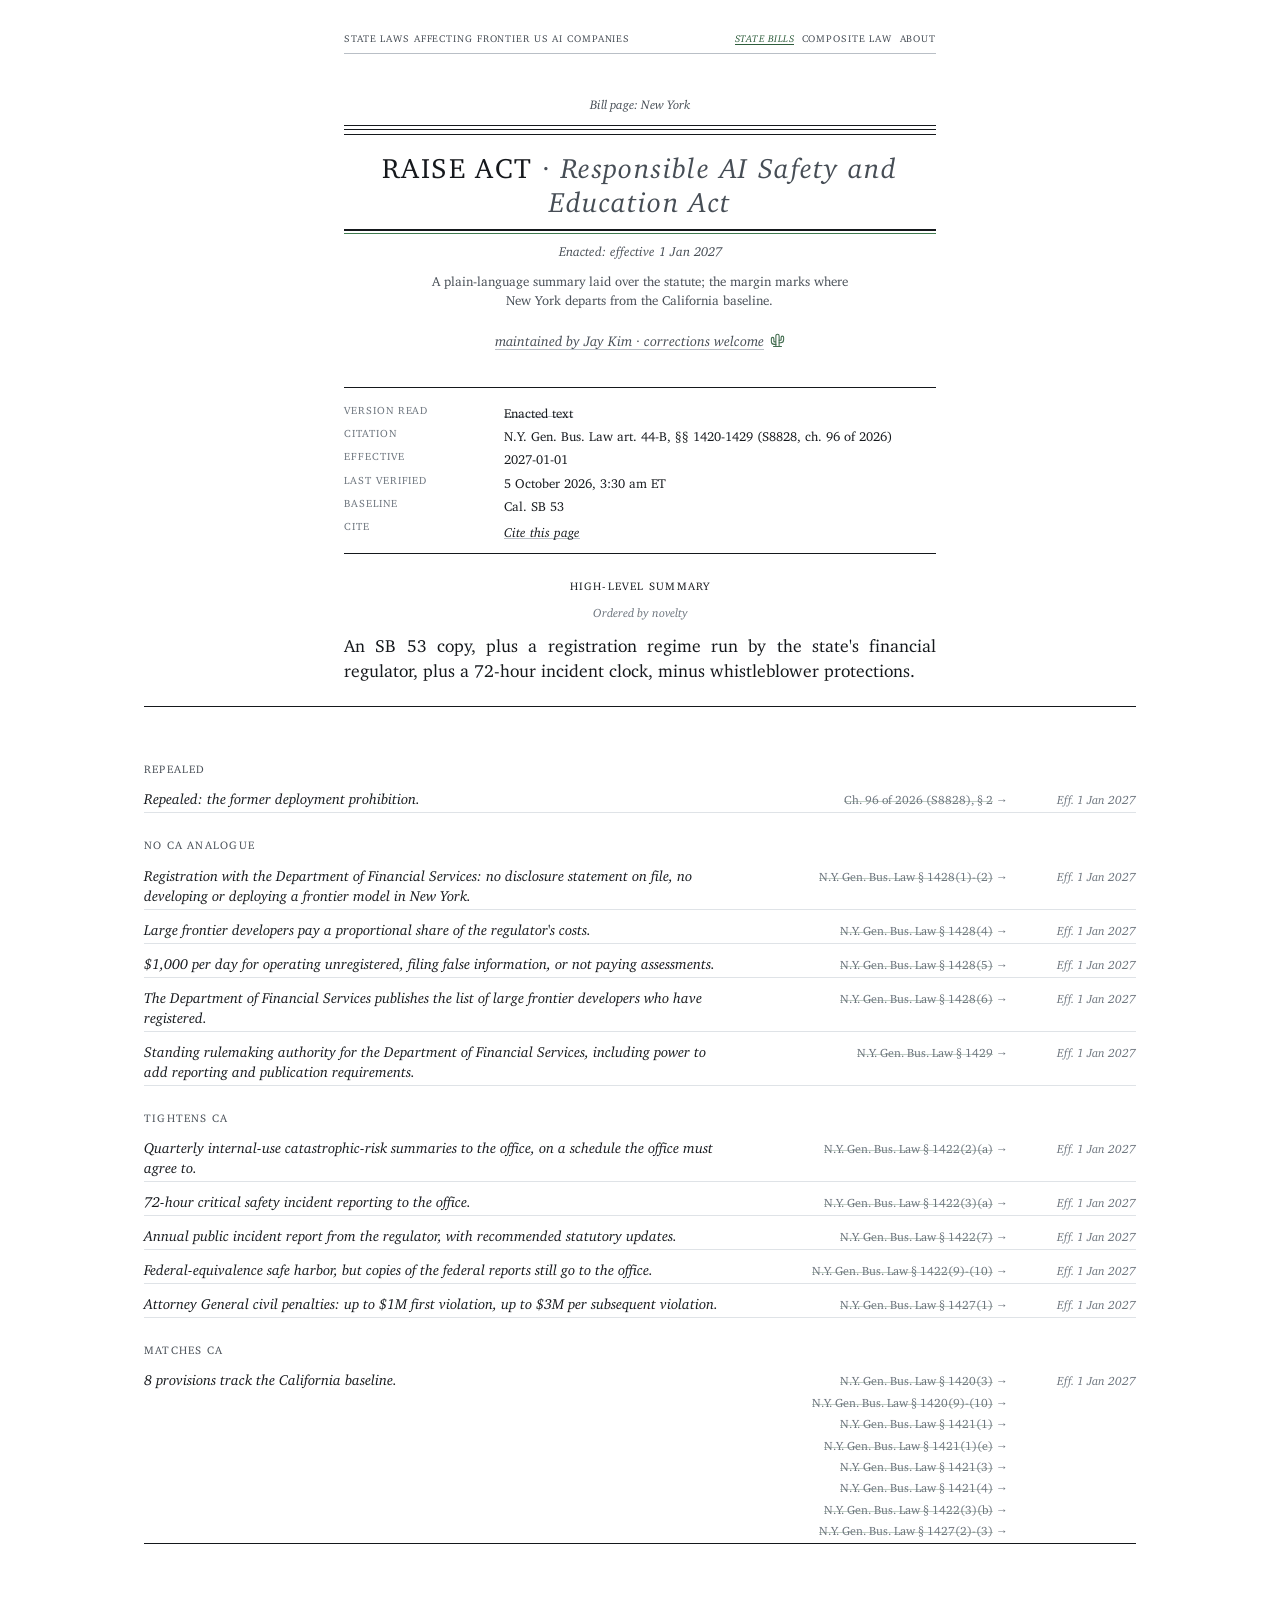
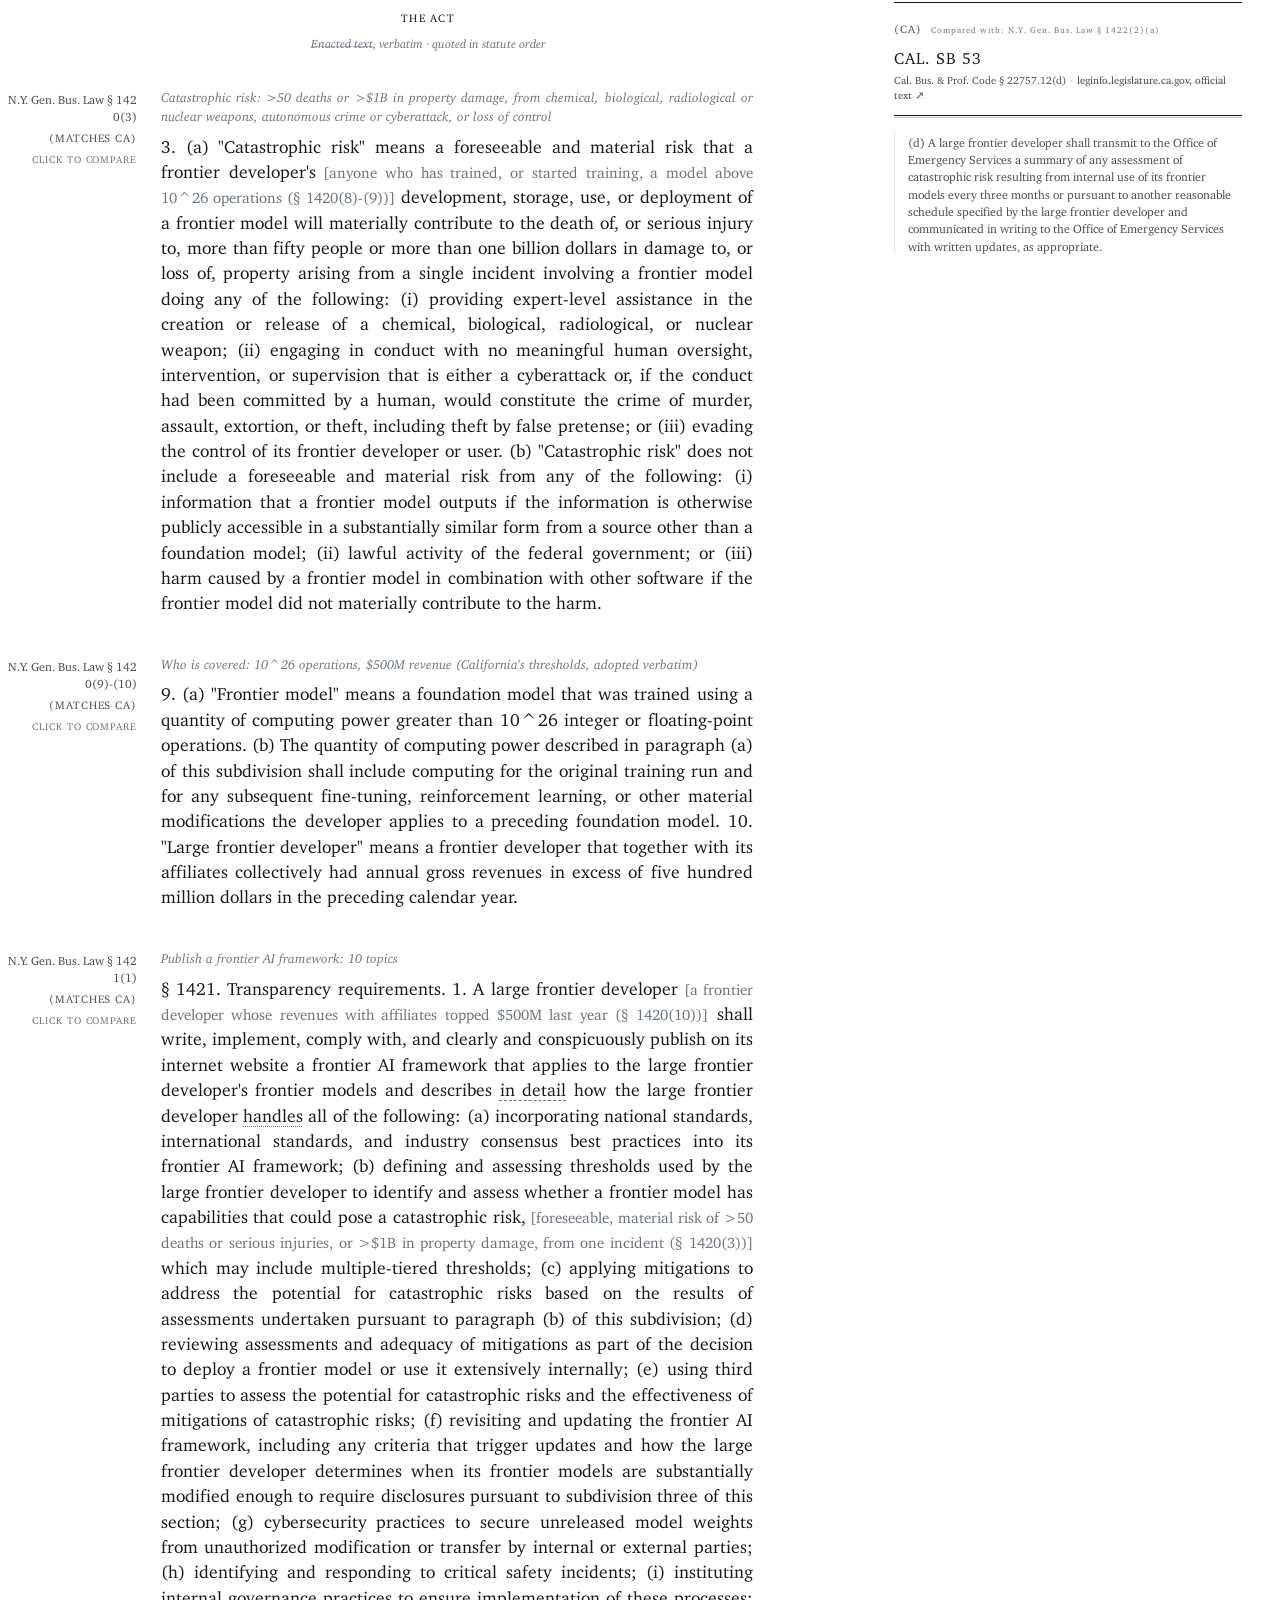
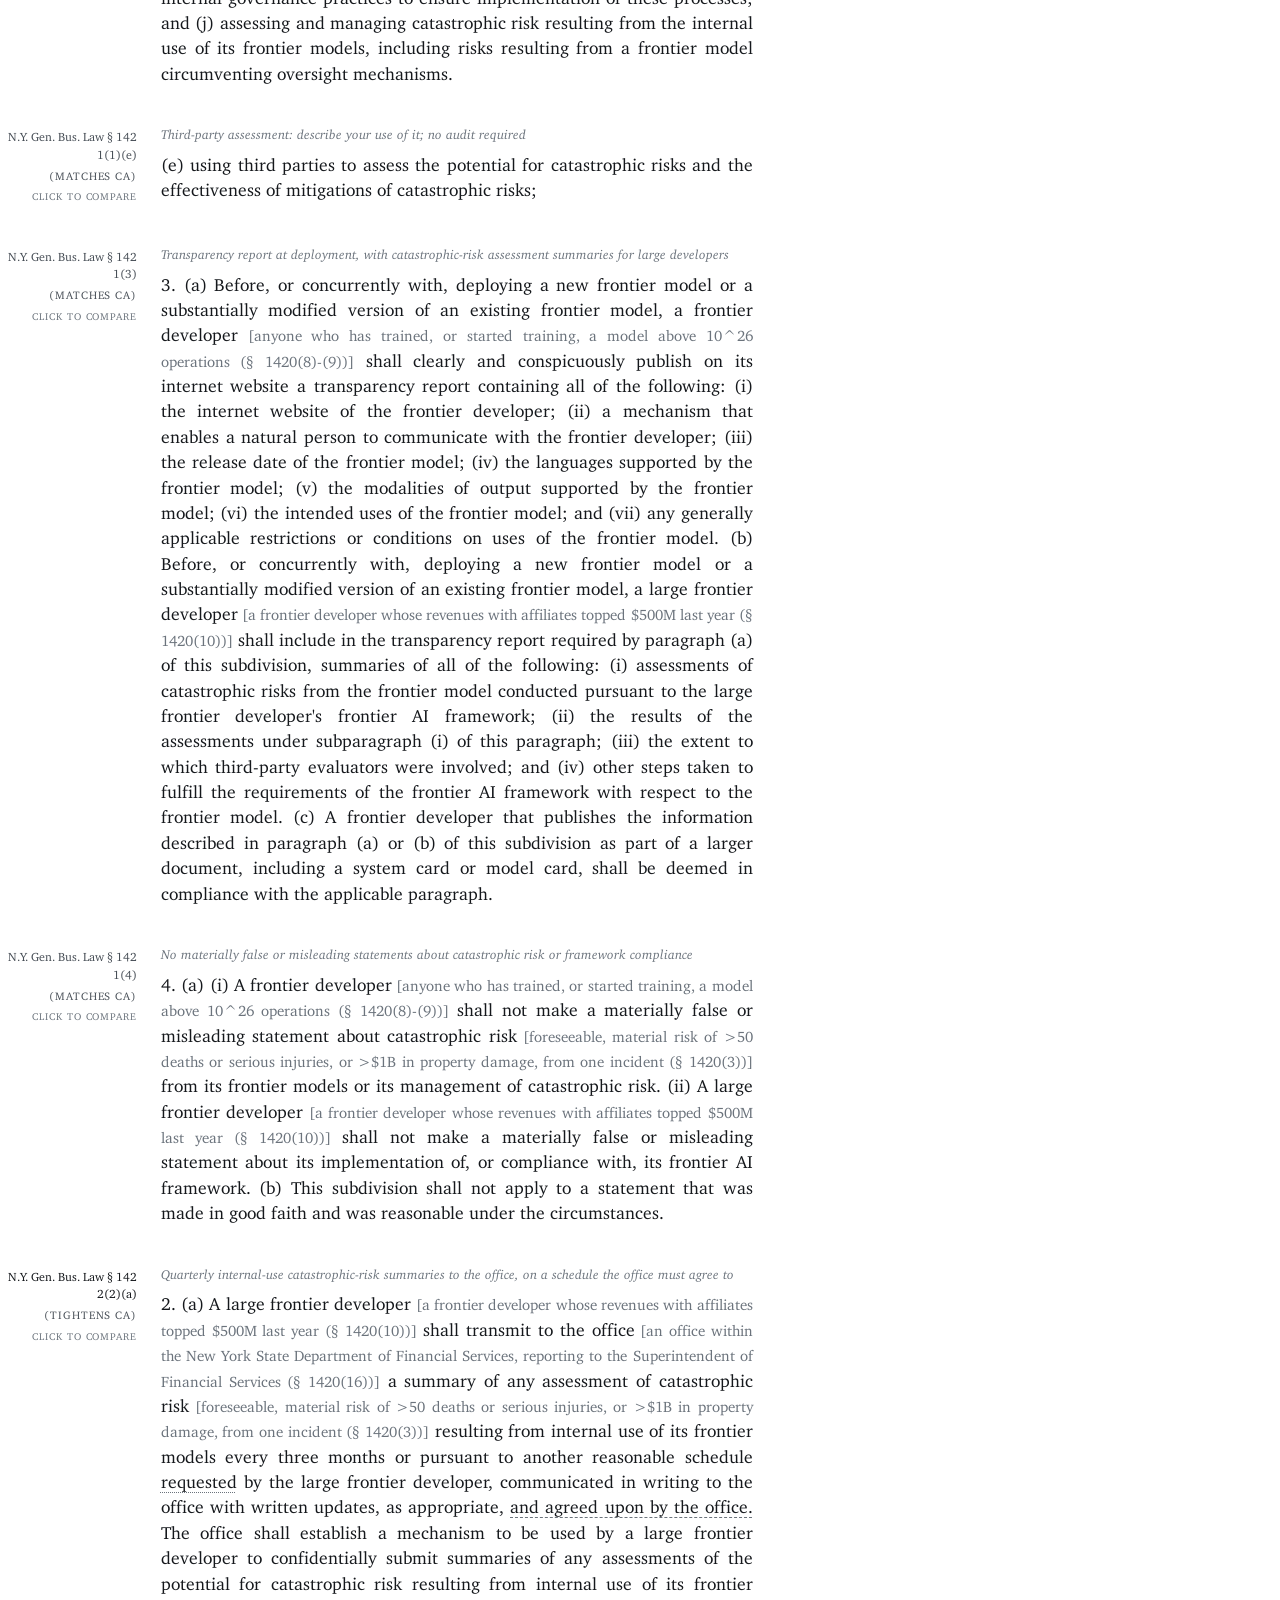
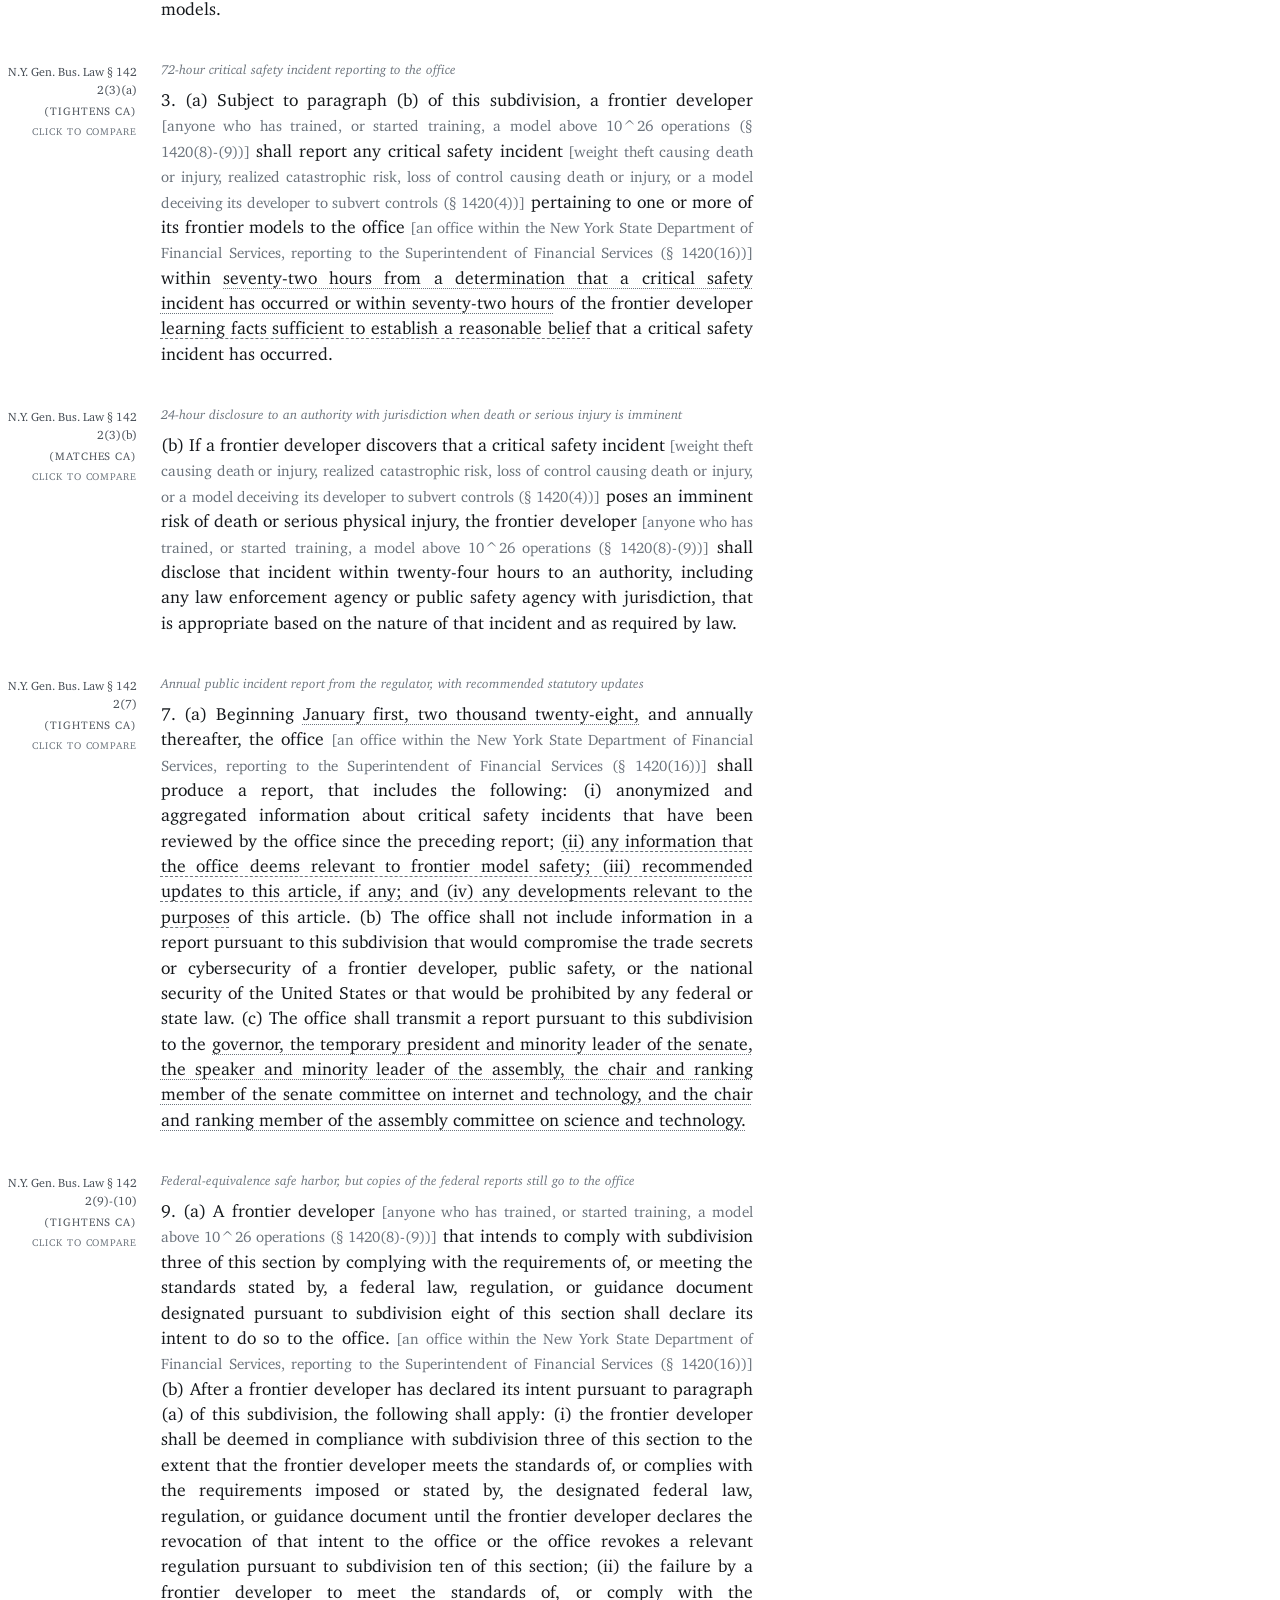
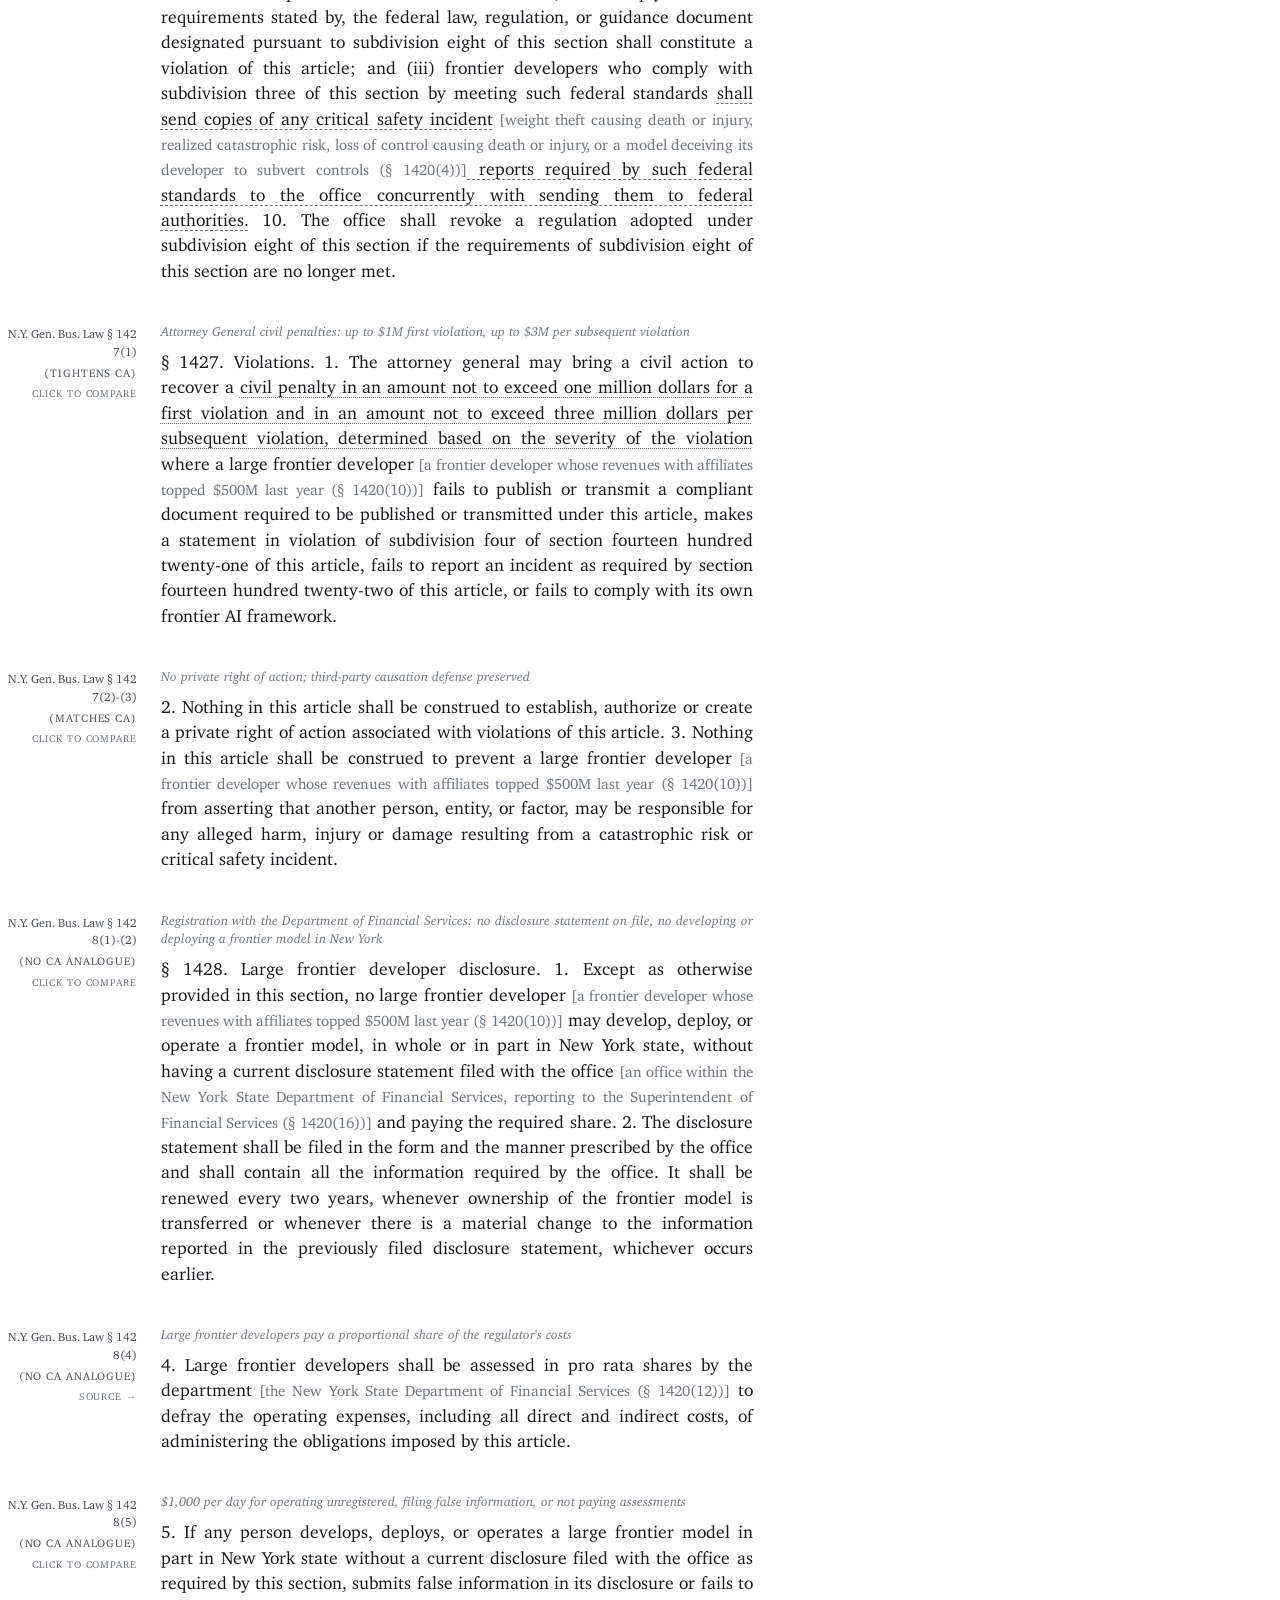
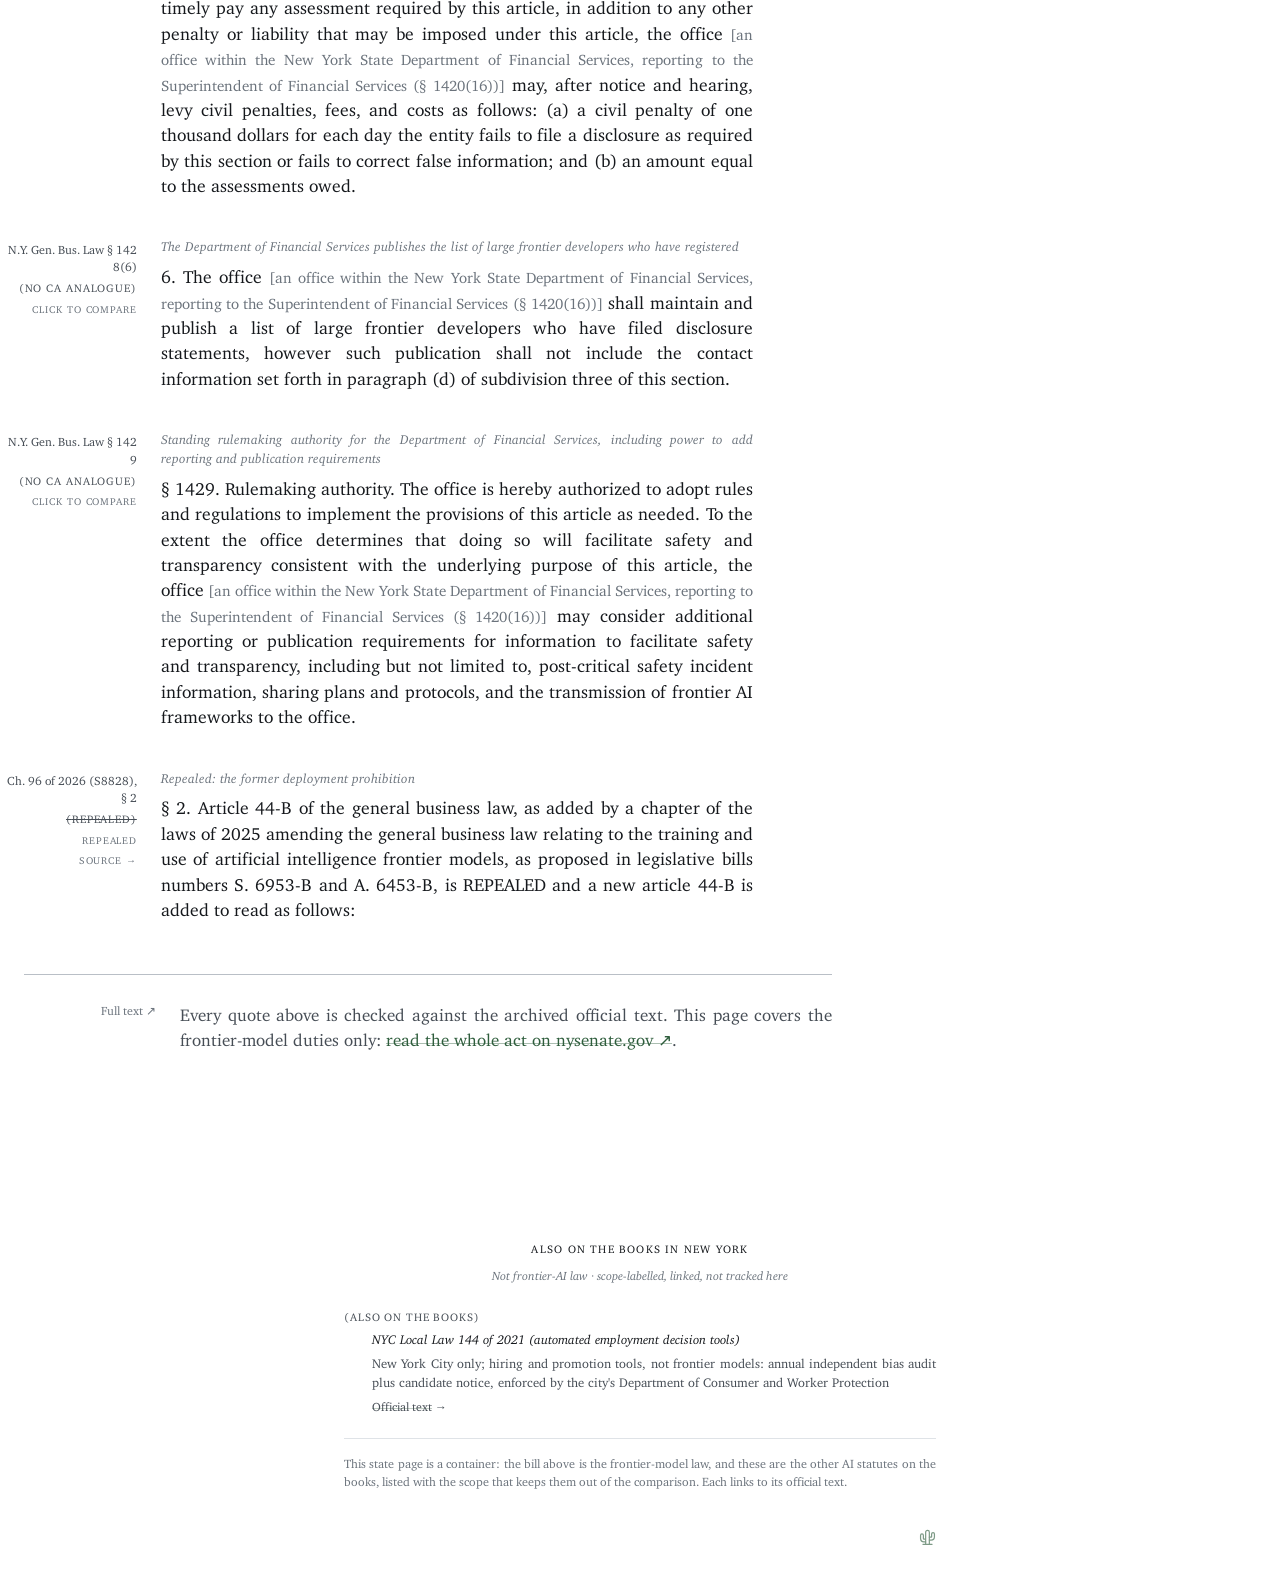
<file: states/ny.html>
<!doctype html><html lang="en"><head><meta charset="utf-8">
<meta name="viewport" content="width=device-width, initial-scale=1">
<title>New York RAISE Act: Responsible AI Safety and Education Act</title>
<meta name="description" content="An SB 53 copy, plus a registration regime run by the state's financial regulator, plus a 72-hour incident clock, minus whistleblower protections.">
<link rel="icon" href="../favicon.svg" type="image/svg+xml">
<link rel="alternate icon" href="../favicon.ico" sizes="32x32">
<link rel="stylesheet" href="../assets/site.css">
<link rel="stylesheet" href="../assets/card.css">
<link rel="stylesheet" href="../assets/billpage-patch.css">
<link rel="stylesheet" href="../assets/byline.css">
<link rel="stylesheet" href="../assets/mobile.css">
<style id="pairs">
/* Generated by build/build_billpages.js: one rule per provision, pairing a spine
   row with its source panel. Clicking a tag chip targets the row (#s-<id>), which
   selects the row and reveals its panel (#p-<id>). No JavaScript on the page. */
.split.bill:has(#s-ny-catastrophic-risk-definition:target) #p-ny-catastrophic-risk-definition{display:block}
.split.bill:has(#s-ny-thresholds-compute-revenue:target) #p-ny-thresholds-compute-revenue{display:block}
.split.bill:has(#s-ny-frontier-ai-framework:target) #p-ny-frontier-ai-framework{display:block}
.split.bill:has(#s-ny-independent-verification:target) #p-ny-independent-verification{display:block}
.split.bill:has(#s-ny-transparency-reports:target) #p-ny-transparency-reports{display:block}
.split.bill:has(#s-ny-false-statements:target) #p-ny-false-statements{display:block}
.split.bill:has(#s-ny-internal-use-risk:target) #p-ny-internal-use-risk{display:block}
.split.bill:has(#s-ny-incident-reporting-72h:target) #p-ny-incident-reporting-72h{display:block}
.split.bill:has(#s-ny-incident-reporting-24h-imminent:target) #p-ny-incident-reporting-24h-imminent{display:block}
.split.bill:has(#s-ny-office-annual-report:target) #p-ny-office-annual-report{display:block}
.split.bill:has(#s-ny-federal-safe-harbor:target) #p-ny-federal-safe-harbor{display:block}
.split.bill:has(#s-ny-enforcement-penalties:target) #p-ny-enforcement-penalties{display:block}
.split.bill:has(#s-ny-no-private-right-of-action:target) #p-ny-no-private-right-of-action{display:block}
.split.bill:has(#s-ny-registration-disclosure:target) #p-ny-registration-disclosure{display:block}
.split.bill:has(#s-ny-industry-funded-regulator:target) #p-ny-industry-funded-regulator{display:block}
.split.bill:has(#s-ny-registration-penalties:target) #p-ny-registration-penalties{display:block}
.split.bill:has(#s-ny-public-developer-list:target) #p-ny-public-developer-list{display:block}
.split.bill:has(#s-ny-dfs-rulemaking:target) #p-ny-dfs-rulemaking{display:block}
.split.bill:has(#s-ny-deployment-prohibition-repealed:target) #p-ny-deployment-prohibition-repealed{display:block}
</style>
</head><body>

<!-- The close target for the mobile bottom sheet. Every panel's ✕ is an
     <a href="#closed">: retargeting the URL here drops the :target off the
     spine row, which closes the sheet with no JavaScript on the page. It is
     `hidden` so the browser has nothing to scroll to and the reader keeps
     their place; :target still matches a hidden element. -->
<span id="closed" hidden></span>

<div class="chrome">
  <div class="wordmark">State&nbsp;Laws Affecting Frontier&nbsp;US AI&nbsp;Companies</div>
  <nav>
    <a class="on" href="../index.html">State Bills</a>
    <a class="" href="../composite.html">Composite Law</a>
    <a class="" href="../about.html">About</a>
  </nav>
</div>

<div class="mast tight">
  <div>
    <div class="eyebrow">Bill page: New York</div>
    <!-- mock3e markup exactly, plus &nbsp; after the middot so it stays glued to
         the first word of the title and can never orphan at a line head. -->
    <h1 class="bill">RAISE Act <span class="thin">·&nbsp;Responsible AI Safety and Education Act</span></h1>
    <div class="statusline"><span class="status">Enacted: effective 1 Jan 2027</span></div>
    <div class="subdek">A plain-language summary laid over the statute; the margin marks where New York departs from the
      California baseline.</div>
    <div class="byline" id="fb-byline">
  <button class="byline-t" id="fb-open" type="button">maintained by Jay Kim &middot; corrections welcome</button><svg class="cactus-i" viewBox="0 0 24 24" fill="none" stroke="currentColor" stroke-width="1.7" stroke-linecap="round" stroke-linejoin="round" aria-hidden="true" focusable="false"><path d="M9.4 21.6V4.6a2.6 2.6 0 0 1 5.2 0V21.6"/><path d="M9.4 18.2H7a4.8 4.8 0 0 1-4.8-4.8V9a2 2 0 0 1 4 0v4.4a.8.8 0 0 0 .8.8h1.8"/><path d="M14.6 15.6H17a4.8 4.8 0 0 0 4.8-4.8V7a2 2 0 0 0-4 0v3.8a.8.8 0 0 1-.8.8h-2.4"/><path d="M5.6 21.6h12.8"/></svg>
  <div class="byline-card">
    <div class="byline-who">Jay Kim</div>
    <p class="byline-ways"><a href="mailto:jay.ifp.automation@gmail.com">jay.ifp.automation@gmail.com</a><span class="sep">&middot;</span><a href="/corrections.html">What this site got wrong</a></p>
    <label class="byline-lab" for="fb-text">Or send a note from this page</label>
    <textarea id="fb-text" rows="3" placeholder="What is wrong, and where?"></textarea>
    <input id="fb-hp" type="text" tabindex="-1" autocomplete="off" aria-hidden="true">
    <button class="byline-send" id="fb-send" type="button">Send</button>
    <p class="byline-status" id="fb-status" role="status" aria-live="polite"></p>
  </div>
</div>
  </div>
  <dl class="meta">
    <dt>Version read</dt><dd><a href="https://www.nysenate.gov/legislation/laws/GBS/A44-B">Enacted text</a></dd>
    <dt>Citation</dt><dd>N.Y. Gen. Bus. Law art. 44-B, §§ 1420-1429 (S8828, ch. 96 of 2026)</dd>
    <dt>Effective</dt><dd>2027-01-01</dd>
    <dt>Last verified</dt><dd><span data-verified-stamp>1 August 2026</span></dd>
    <dt>Baseline</dt><dd>Cal. SB 53</dd>
    <dt>Cite</dt><dd><details class="citeblk">
  <summary class="cite-t">Cite this page</summary>
  <div class="cite-body">
    <p class="cite-line" id="cite-line">Frontier State Law (frontierstatelaw.com), New York RAISE Act: Responsible AI Safety and Education Act, verified <span data-verified-stamp>1 August 2026</span><span data-accessed-stamp hidden></span>. https://frontierstatelaw.com/states/ny.html</p>
    <button class="citecopy" type="button" data-copy-target="cite-line">Copy citation</button>
    <pre class="cite-bib" id="cite-bib">@misc{frontierstatelaw-ny,
  author  = {{Frontier State Law}},
  title   = {New York RAISE Act: Responsible AI Safety and Education Act},
  year    = {2026},
  url     = {https://frontierstatelaw.com/states/ny.html},
  note    = {Verified <span data-verified-stamp>1 August 2026</span>},<span data-accessed-line hidden></span>
}</pre>
    <button class="citecopy" type="button" data-copy-target="cite-bib">Copy BibTeX</button>
  </div>
</details></dd>
  </dl>
</div>

<div class="summary" id="summary">
  <div class="sum-head">
    <h2>High-level summary</h2>
    <span>Ordered by novelty</span>
  </div>

  <div class="sum-lede"><p>An SB 53 copy, plus a registration regime run by the state's financial regulator, plus a 72-hour incident clock, minus whistleblower protections.</p></div>

  <div class="sum-band">Repealed</div>
  <div class="sum-row">
    <details class="sum-x">
      <summary class="sum-line"><div class="sum-t">Repealed: the former deployment prohibition.</div></summary>
      <div class="sum-drop"><dl class="sum-facts"><dt>Binds you if</dt><dd>Applies to the whole article. The former article 44-B (including the § 1421(2) prohibition on deploying a frontier model that would create an unreasonable risk of critical harm) is repealed in its entirety by the clause quoted here; the article printed on the rest of this page is the replacement, and no section of it prohibits deployment.</dd><dt>Effective</dt><dd>2027-01-01 <a class="effsrc" href="https://nyassembly.gov/leg/?default_fld=&amp;leg_video=&amp;bn=S08828&amp;term=2025&amp;Text=Y#:~:text=%C2%A7%203.%20Section%203" title="Effective date set by Ch. 96 of 2026 (S8828), § 3: “§ 3. Section 3 of a chapter of the laws of 2025 amending the general business law relating to the training and use of artificial intelligence frontier models, as proposed in legislative bills numbers S. 6953-B and A.…”">Ch. 96 of 2026 (S8828), § 3 ↗</a></dd></dl></div>
    </details>
    <a class="sum-l" href="#s-ny-deployment-prohibition-repealed"><u>Ch. 96 of 2026 (S8828), § 2</u> →</a>
    <div class="sum-s">Eff. 1 Jan 2027</div>
  </div>
  <div class="sum-band" title="Not in the California baseline; may exist in another state.">No CA analogue</div>
  <div class="sum-row">
    <details class="sum-x">
      <summary class="sum-line"><div class="sum-t">Registration with the Department of Financial Services: no disclosure statement on file, no developing or deploying a frontier model in New York.</div></summary>
      <div class="sum-drop"><dl class="sum-facts"><dt>Binds you if</dt><dd>Binds you if you are a large frontier developer (&gt;10^26-operation model plus &gt;$500M in revenues with affiliates) operating in whole or in part in New York state (§§ 1420(9)-(10), 1425)</dd><dt>Effective</dt><dd>2027-01-01 <a class="effsrc" href="https://nyassembly.gov/leg/?default_fld=&amp;leg_video=&amp;bn=S08828&amp;term=2025&amp;Text=Y#:~:text=%C2%A7%203.%20Section%203" title="Effective date set by Ch. 96 of 2026 (S8828), § 3: “§ 3. Section 3 of a chapter of the laws of 2025 amending the general business law relating to the training and use of artificial intelligence frontier models, as proposed in legislative bills numbers S. 6953-B and A.…”">Ch. 96 of 2026 (S8828), § 3 ↗</a></dd><dt class="cmp">Compared with CA</dt><dd class="cmp">California has no registration to compare. Nothing in SB 53 makes lawful operation contingent on being on a state list; its nearest text, § 22757.12(d), is a periodic risk summary to the Office of Emergency Services, the only affirmative duty in SB 53 to send anything to a state body. § 1428(3) prescribes the contents: business names, New York addresses, beneficial owners at 5% or more (private) or 50% (public), and three named points of contact. Renewal every two years, or on transfer of ownership or material change, whichever is earlier. This is the Department of Financial Services' supervised-entity posture: the regulator knows who it regulates before anything goes wrong.</dd></dl></div>
    </details>
    <a class="sum-l" href="#s-ny-registration-disclosure"><u>N.Y. Gen. Bus. Law § 1428(1)-(2)</u> →</a>
    <div class="sum-s">Eff. 1 Jan 2027</div>
  </div>
  <div class="sum-row">
    <details class="sum-x">
      <summary class="sum-line"><div class="sum-t">Large frontier developers pay a proportional share of the regulator's costs.</div></summary>
      <div class="sum-drop"><dl class="sum-facts"><dt>Binds you if</dt><dd>Binds you if you are a large frontier developer (&gt;10^26-operation model plus &gt;$500M in revenues with affiliates) operating in whole or in part in New York state (§§ 1420(9)-(10), 1425)</dd><dt>Effective</dt><dd>2027-01-01 <a class="effsrc" href="https://nyassembly.gov/leg/?default_fld=&amp;leg_video=&amp;bn=S08828&amp;term=2025&amp;Text=Y#:~:text=%C2%A7%203.%20Section%203" title="Effective date set by Ch. 96 of 2026 (S8828), § 3: “§ 3. Section 3 of a chapter of the laws of 2025 amending the general business law relating to the training and use of artificial intelligence frontier models, as proposed in legislative bills numbers S. 6953-B and A.…”">Ch. 96 of 2026 (S8828), § 3 ↗</a></dd></dl></div>
    </details>
    <a class="sum-l" href="#s-ny-industry-funded-regulator"><u>N.Y. Gen. Bus. Law § 1428(4)</u> →</a>
    <div class="sum-s">Eff. 1 Jan 2027</div>
  </div>
  <div class="sum-row">
    <details class="sum-x">
      <summary class="sum-line"><div class="sum-t">$1,000 per day for operating unregistered, filing false information, or not paying assessments.</div></summary>
      <div class="sum-drop"><dl class="sum-facts"><dt>Binds you if</dt><dd>Binds any person developing, deploying, or operating a large frontier model in part in New York without a current disclosure on file</dd><dt>Effective</dt><dd>2027-01-01 <a class="effsrc" href="https://nyassembly.gov/leg/?default_fld=&amp;leg_video=&amp;bn=S08828&amp;term=2025&amp;Text=Y#:~:text=%C2%A7%203.%20Section%203" title="Effective date set by Ch. 96 of 2026 (S8828), § 3: “§ 3. Section 3 of a chapter of the laws of 2025 amending the general business law relating to the training and use of artificial intelligence frontier models, as proposed in legislative bills numbers S. 6953-B and A.…”">Ch. 96 of 2026 (S8828), § 3 ↗</a></dd><dt class="cmp">Compared with CA</dt><dd class="cmp">California's only penalty track runs through the Attorney General and a court. New York's second track needs neither: the office levies it after notice and hearing, it accrues daily rather than per violation, and it sits 'in addition to any other penalty or liability that may be imposed under this article.' One seam, reproduced as passed: § 1428(5) says 'large frontier model,' a term the article never defines, where § 1420 defines 'frontier model' and 'large frontier developer'.</dd></dl></div>
    </details>
    <a class="sum-l" href="#s-ny-registration-penalties"><u>N.Y. Gen. Bus. Law § 1428(5)</u> →</a>
    <div class="sum-s">Eff. 1 Jan 2027</div>
  </div>
  <div class="sum-row">
    <details class="sum-x">
      <summary class="sum-line"><div class="sum-t">The Department of Financial Services publishes the list of large frontier developers who have registered.</div></summary>
      <div class="sum-drop"><dl class="sum-facts"><dt>Binds you if</dt><dd>Binds the office, not developers</dd><dt>Effective</dt><dd>2027-01-01 <a class="effsrc" href="https://nyassembly.gov/leg/?default_fld=&amp;leg_video=&amp;bn=S08828&amp;term=2025&amp;Text=Y#:~:text=%C2%A7%203.%20Section%203" title="Effective date set by Ch. 96 of 2026 (S8828), § 3: “§ 3. Section 3 of a chapter of the laws of 2025 amending the general business law relating to the training and use of artificial intelligence frontier models, as proposed in legislative bills numbers S. 6953-B and A.…”">Ch. 96 of 2026 (S8828), § 3 ↗</a></dd><dt class="cmp">Compared with CA</dt><dd class="cmp">California publishes incidents; New York publishes names. The nearest California text publishes anonymized, aggregated incident information once a year, where New York publishes a named roster of who is covered, with contact details withheld. It is the only place in any enacted state frontier law where the public can learn which developers the statute actually reaches from the state rather than from the companies.</dd></dl></div>
    </details>
    <a class="sum-l" href="#s-ny-public-developer-list"><u>N.Y. Gen. Bus. Law § 1428(6)</u> →</a>
    <div class="sum-s">Eff. 1 Jan 2027</div>
  </div>
  <div class="sum-row">
    <details class="sum-x">
      <summary class="sum-line"><div class="sum-t">Standing rulemaking authority for the Department of Financial Services, including power to add reporting and publication requirements.</div></summary>
      <div class="sum-drop"><dl class="sum-facts"><dt>Binds you if</dt><dd>Binds the office; reaches every frontier developer the article covers once exercised</dd><dt>Effective</dt><dd>2027-01-01 <a class="effsrc" href="https://nyassembly.gov/leg/?default_fld=&amp;leg_video=&amp;bn=S08828&amp;term=2025&amp;Text=Y#:~:text=%C2%A7%203.%20Section%203" title="Effective date set by Ch. 96 of 2026 (S8828), § 3: “§ 3. Section 3 of a chapter of the laws of 2025 amending the general business law relating to the training and use of artificial intelligence frontier models, as proposed in legislative bills numbers S. 6953-B and A.…”">Ch. 96 of 2026 (S8828), § 3 ↗</a></dd><dt class="cmp">Compared with CA</dt><dd class="cmp">Far wider rulemaking power than California's. California's only grant in the chapter is the narrow one shown alongside: the Office of Emergency Services may designate equivalent federal reporting regimes, and nothing else. New York grants general implementing authority plus an express invitation to expand the regime, covering post-incident information, sharing plans and protocols, and transmission of frontier AI frameworks to the office. It is rulemaking rather than mandatory: none of it binds anyone until the Department of Financial Services acts, and the obligations here are the ceiling, not the floor.</dd></dl></div>
    </details>
    <a class="sum-l" href="#s-ny-dfs-rulemaking"><u>N.Y. Gen. Bus. Law § 1429</u> →</a>
    <div class="sum-s">Eff. 1 Jan 2027</div>
  </div>
  <div class="sum-band">Tightens CA</div>
  <div class="sum-row">
    <details class="sum-x">
      <summary class="sum-line"><div class="sum-t">Quarterly internal-use catastrophic-risk summaries to the office, on a schedule the office must agree to.</div></summary>
      <div class="sum-drop"><dl class="sum-facts"><dt>Binds you if</dt><dd>Binds you if you are a large frontier developer (&gt;10^26-operation model plus &gt;$500M in revenues with affiliates) operating in whole or in part in New York state (§§ 1420(9)-(10), 1425)</dd><dt>Effective</dt><dd>2027-01-01 <a class="effsrc" href="https://nyassembly.gov/leg/?default_fld=&amp;leg_video=&amp;bn=S08828&amp;term=2025&amp;Text=Y#:~:text=%C2%A7%203.%20Section%203" title="Effective date set by Ch. 96 of 2026 (S8828), § 3: “§ 3. Section 3 of a chapter of the laws of 2025 amending the general business law relating to the training and use of artificial intelligence frontier models, as proposed in legislative bills numbers S. 6953-B and A.…”">Ch. 96 of 2026 (S8828), § 3 ↗</a></dd><dt class="cmp">Compared with CA</dt><dd class="cmp">Same three-month clock, one changed parameter. An alternative schedule must be 'requested by the large frontier developer ... and agreed upon by the office,' where California lets the developer unilaterally specify 'another reasonable schedule.' The tightening call is a side-by-side reading of the two texts. It cuts the other way in § 1422(2)(b): New York's office takes 'all reasonable precautions' limiting access to 'personnel authorized to know,' against California's 'all necessary precautions' and 'specific need to know.'</dd></dl></div>
    </details>
    <a class="sum-l" href="#s-ny-internal-use-risk"><u>N.Y. Gen. Bus. Law § 1422(2)(a)</u> →</a>
    <div class="sum-s">Eff. 1 Jan 2027</div>
  </div>
  <div class="sum-row">
    <details class="sum-x">
      <summary class="sum-line"><div class="sum-t">72-hour critical safety incident reporting to the office.</div></summary>
      <div class="sum-drop"><dl class="sum-facts"><dt>Binds you if</dt><dd>Binds you if you are any frontier developer (&gt;10^26-operation model) operating in whole or in part in New York state (§§ 1420(8)-(9), 1425)</dd><dt>Effective</dt><dd>2027-01-01 <a class="effsrc" href="https://nyassembly.gov/leg/?default_fld=&amp;leg_video=&amp;bn=S08828&amp;term=2025&amp;Text=Y#:~:text=%C2%A7%203.%20Section%203" title="Effective date set by Ch. 96 of 2026 (S8828), § 3: “§ 3. Section 3 of a chapter of the laws of 2025 amending the general business law relating to the training and use of artificial intelligence frontier models, as proposed in legislative bills numbers S. 6953-B and A.…”">Ch. 96 of 2026 (S8828), § 3 ↗</a></dd><dt class="cmp">Compared with CA</dt><dd class="cmp">Same obligation, tighter clock: 72 hours against California's 15 days. The trigger differs too. New York starts the clock either on a determination that an incident occurred or on learning facts sufficient to establish a reasonable belief, where California starts it on 'discovering' the incident.</dd></dl></div>
    </details>
    <a class="sum-l" href="#s-ny-incident-reporting-72h"><u>N.Y. Gen. Bus. Law § 1422(3)(a)</u> →</a>
    <div class="sum-s">Eff. 1 Jan 2027</div>
  </div>
  <div class="sum-row">
    <details class="sum-x">
      <summary class="sum-line"><div class="sum-t">Annual public incident report from the regulator, with recommended statutory updates.</div></summary>
      <div class="sum-drop"><dl class="sum-facts"><dt>Binds you if</dt><dd>Binds the office, not developers; first report due January 1, 2028</dd><dt>Effective</dt><dd>2027-01-01 <a class="effsrc" href="https://nyassembly.gov/leg/?default_fld=&amp;leg_video=&amp;bn=S08828&amp;term=2025&amp;Text=Y#:~:text=%C2%A7%203.%20Section%203" title="Effective date set by Ch. 96 of 2026 (S8828), § 3: “§ 3. Section 3 of a chapter of the laws of 2025 amending the general business law relating to the training and use of artificial intelligence frontier models, as proposed in legislative bills numbers S. 6953-B and A.…”">Ch. 96 of 2026 (S8828), § 3 ↗</a></dd><dt class="cmp">Compared with CA</dt><dd class="cmp">Same annual anonymized-and-aggregated report, with three more things in it. New York's § 1422(7)(a)(ii)-(iv) adds anything the office deems relevant to frontier model safety, recommended updates to the article, and any developments relevant to its purposes, none of which California's § 22757.13(g)(1) carries. New York also transmits to named legislative committee chairs, not just to the Legislature and Governor. Its first report is due 2028-01-01, California's 2027-01-01.</dd></dl></div>
    </details>
    <a class="sum-l" href="#s-ny-office-annual-report"><u>N.Y. Gen. Bus. Law § 1422(7)</u> →</a>
    <div class="sum-s">Eff. 1 Jan 2027</div>
  </div>
  <div class="sum-row">
    <details class="sum-x">
      <summary class="sum-line"><div class="sum-t">Federal-equivalence safe harbor, but copies of the federal reports still go to the office.</div></summary>
      <div class="sum-drop"><dl class="sum-facts"><dt>Binds you if</dt><dd>Binds you if you are any frontier developer (&gt;10^26-operation model) operating in whole or in part in New York state (§§ 1420(8)-(9), 1425)</dd><dt>Effective</dt><dd>2027-01-01 <a class="effsrc" href="https://nyassembly.gov/leg/?default_fld=&amp;leg_video=&amp;bn=S08828&amp;term=2025&amp;Text=Y#:~:text=%C2%A7%203.%20Section%203" title="Effective date set by Ch. 96 of 2026 (S8828), § 3: “§ 3. Section 3 of a chapter of the laws of 2025 amending the general business law relating to the training and use of artificial intelligence frontier models, as proposed in legislative bills numbers S. 6953-B and A.…”">Ch. 96 of 2026 (S8828), § 3 ↗</a></dd><dt class="cmp">Compared with CA</dt><dd class="cmp">The safe harbor is copied from SB 53, with one clause added. Under § 1422(9)(b)(iii) a developer riding a designated federal regime must still 'send copies of any critical safety incident reports required by such federal standards to the office concurrently.' California's § 22757.13(i)(2) has no equivalent, and the state simply loses sight of the reports. The harbor only operates once the office designates a federal regime by regulation under § 1422(8), which is why it is marked rulemaking.</dd></dl></div>
    </details>
    <a class="sum-l" href="#s-ny-federal-safe-harbor"><u>N.Y. Gen. Bus. Law § 1422(9)-(10)</u> →</a>
    <div class="sum-s">Eff. 1 Jan 2027</div>
  </div>
  <div class="sum-row">
    <details class="sum-x">
      <summary class="sum-line"><div class="sum-t">Attorney General civil penalties: up to $1M first violation, up to $3M per subsequent violation.</div></summary>
      <div class="sum-drop"><dl class="sum-facts"><dt>Binds you if</dt><dd>Reaches only large frontier developers, and only the four listed procedural failures</dd><dt>Effective</dt><dd>2027-01-01 <a class="effsrc" href="https://nyassembly.gov/leg/?default_fld=&amp;leg_video=&amp;bn=S08828&amp;term=2025&amp;Text=Y#:~:text=%C2%A7%203.%20Section%203" title="Effective date set by Ch. 96 of 2026 (S8828), § 3: “§ 3. Section 3 of a chapter of the laws of 2025 amending the general business law relating to the training and use of artificial intelligence frontier models, as proposed in legislative bills numbers S. 6953-B and A.…”">Ch. 96 of 2026 (S8828), § 3 ↗</a></dd><dt class="cmp">Compared with CA</dt><dd class="cmp">Tighter only on repeat violations: $3M against California's flat $1M-per-violation cap. The first-violation ceiling is identical. Read the trajectory the other way: S8828 cut these from the $10M / $30M the Legislature originally enacted, and deleted the original injunctive-and-declaratory-relief clause. The trigger list is closed and entirely procedural: fail to publish or transmit, misstate, fail to report, fail to follow your own framework. Deploying a dangerous model is not on it.</dd></dl></div>
    </details>
    <a class="sum-l" href="#s-ny-enforcement-penalties"><u>N.Y. Gen. Bus. Law § 1427(1)</u> →</a>
    <div class="sum-s">Eff. 1 Jan 2027</div>
  </div>
  <div class="sum-band">Matches CA</div>
  <div class="sum-row">
    <details class="sum-x">
      <summary class="sum-line"><div class="sum-t">8 provisions track the California baseline.</div></summary>
      <div class="sum-drop"><ul class="sum-list"><li><a href="#s-ny-catastrophic-risk-definition">Catastrophic risk: &gt;50 deaths or &gt;$1B in property damage, from chemical, biological, radiological or nuclear weapons, autonomous crime or cyberattack, or loss of control<span class="c">N.Y. Gen. Bus. Law § 1420(3)</span></a></li><li><a href="#s-ny-thresholds-compute-revenue">Who is covered: 10^26 operations, $500M revenue (California's thresholds, adopted verbatim)<span class="c">N.Y. Gen. Bus. Law § 1420(9)-(10)</span></a></li><li><a href="#s-ny-frontier-ai-framework">Publish a frontier AI framework: 10 topics<span class="c">N.Y. Gen. Bus. Law § 1421(1)</span></a></li><li><a href="#s-ny-independent-verification">Third-party assessment: describe your use of it; no audit required<span class="c">N.Y. Gen. Bus. Law § 1421(1)(e)</span></a></li><li><a href="#s-ny-transparency-reports">Transparency report at deployment, with catastrophic-risk assessment summaries for large developers<span class="c">N.Y. Gen. Bus. Law § 1421(3)</span></a></li><li><a href="#s-ny-false-statements">No materially false or misleading statements about catastrophic risk or framework compliance<span class="c">N.Y. Gen. Bus. Law § 1421(4)</span></a></li><li><a href="#s-ny-incident-reporting-24h-imminent">24-hour disclosure to an authority with jurisdiction when death or serious injury is imminent<span class="c">N.Y. Gen. Bus. Law § 1422(3)(b)</span></a></li><li><a href="#s-ny-no-private-right-of-action">No private right of action; third-party causation defense preserved<span class="c">N.Y. Gen. Bus. Law § 1427(2)-(3)</span></a></li></ul></div>
    </details>
    <div class="sum-ls">
      <a class="sum-l" href="#s-ny-catastrophic-risk-definition"><u>N.Y. Gen. Bus. Law § 1420(3)</u> →</a>
      <a class="sum-l" href="#s-ny-thresholds-compute-revenue"><u>N.Y. Gen. Bus. Law § 1420(9)-(10)</u> →</a>
      <a class="sum-l" href="#s-ny-frontier-ai-framework"><u>N.Y. Gen. Bus. Law § 1421(1)</u> →</a>
      <a class="sum-l" href="#s-ny-independent-verification"><u>N.Y. Gen. Bus. Law § 1421(1)(e)</u> →</a>
      <a class="sum-l" href="#s-ny-transparency-reports"><u>N.Y. Gen. Bus. Law § 1421(3)</u> →</a>
      <a class="sum-l" href="#s-ny-false-statements"><u>N.Y. Gen. Bus. Law § 1421(4)</u> →</a>
      <a class="sum-l" href="#s-ny-incident-reporting-24h-imminent"><u>N.Y. Gen. Bus. Law § 1422(3)(b)</u> →</a>
      <a class="sum-l" href="#s-ny-no-private-right-of-action"><u>N.Y. Gen. Bus. Law § 1427(2)-(3)</u> →</a>
    </div>
    <div class="sum-s">Eff. 1 Jan 2027</div>
  </div>
</div>

<!-- The pipeline ledger, on bill pages whose module carries a step chain: the
     dated legislative actions, in the legislature's own words, between the
     summary and the statute. Empty string on every other page. -->


<div class="split bill">
  <a class="tosum" href="#summary">↑&nbsp;Summary</a>
  <div class="left">
    <div class="sec-label">
      <h2>The Act</h2>
      <span><a href="https://www.nysenate.gov/legislation/laws/GBS/A44-B">Enacted text</a>, verbatim · quoted in statute order</span>
    </div>
    <details class="sec" id="s-ny-catastrophic-risk-definition">
      <summary class="sec-row">
        <div class="rail">
          <div class="secno">N.Y.&nbsp;Gen.&nbsp;Bus.&nbsp;Law&nbsp;§&nbsp;1420(3)</div>
          <a class="chip same" href="#s-ny-catastrophic-risk-definition">Matches CA</a>
          <div class="openat">Click to compare</div>
        </div>
        <div class="leg"><div class="ourhead">Catastrophic risk: &gt;50 deaths or &gt;$1B in property damage, from chemical, biological, radiological or nuclear weapons, autonomous crime or cyberattack, or loss of control<a class="anchorlink" href="#s-ny-catastrophic-risk-definition" data-anchor="s-ny-catastrophic-risk-definition" title="Copy a link to this section" aria-label="Copy a link to this section">§</a></div><span data-verify="quote" data-source-file="lawmap_texts/ny/gbs_article_44B_sections_1420-1429.txt">3. (a) &quot;Catastrophic risk&quot; means a foreseeable and material risk that a frontier developer's<span class="gloss" data-verify="gloss"> [anyone who has trained, or started training, a model above 10^26 operations (§ 1420(8)-(9))]</span> development, storage, use, or deployment of a frontier model will materially contribute to the death of, or serious injury to, more than fifty people or more than one billion dollars in damage to, or loss of, property arising from a single incident involving a frontier model doing any of the following: (i) providing expert-level assistance in the creation or release of a chemical, biological, radiological, or nuclear weapon; (ii) engaging in conduct with no meaningful human oversight, intervention, or supervision that is either a cyberattack or, if the conduct had been committed by a human, would constitute the crime of murder, assault, extortion, or theft, including theft by false pretense; or (iii) evading the control of its frontier developer or user. (b) &quot;Catastrophic risk&quot; does not include a foreseeable and material risk from any of the following: (i) information that a frontier model outputs if the information is otherwise publicly accessible in a substantially similar form from a source other than a foundation model; (ii) lawful activity of the federal government; or (iii) harm caused by a frontier model in combination with other software if the frontier model did not materially contribute to the harm.</span></div>
      </summary>
      <div class="drop">
        <dl class="facts"><dt>Effective</dt><dd>2027-01-01 <a class="effsrc" href="https://nyassembly.gov/leg/?default_fld=&amp;leg_video=&amp;bn=S08828&amp;term=2025&amp;Text=Y#:~:text=%C2%A7%203.%20Section%203" title="Effective date set by Ch. 96 of 2026 (S8828), § 3: “§ 3. Section 3 of a chapter of the laws of 2025 amending the general business law relating to the training and use of artificial intelligence frontier models, as proposed in legislative bills numbers S. 6953-B and A.…”">Ch. 96 of 2026 (S8828), § 3 ↗</a></dd><dt>Binds you if</dt><dd>Definitional: the harm every other duty in the article is keyed to.</dd><dt>Goes to</dt><dd>n/a: definitional.</dd><dt class="cmp">Compared with CA</dt><dd class="cmp">The standard is identical to California's, after a substantive change. The original RAISE Act regulated 'critical harm' at 100 deaths / $1B; S8828 swapped the vocabulary to California's 'catastrophic risk' at 50 deaths / $1B, a changed threshold rather than a renaming. New York spells the numbers out in words where California uses numerals.</dd></dl>
        <p class="dlink"><a href="https://www.nysenate.gov/legislation/laws/GBS/1420#:~:text=3.%20%28a%29%20%22Catastrophic%20risk%22">Read N.Y. Gen. Bus. Law § 1420(3) on nysenate.gov ↗</a><span class="dot">·</span><a class="copylink" href="https://www.nysenate.gov/legislation/laws/GBS/1420#:~:text=3.%20%28a%29%20%22Catastrophic%20risk%22" data-copy-url="https://www.nysenate.gov/legislation/laws/GBS/1420#:~:text=3.%20%28a%29%20%22Catastrophic%20risk%22" title="Copy the official source link" aria-live="polite">Copy link</a></p>
      </div>
    </details>
    <details class="sec" id="s-ny-thresholds-compute-revenue">
      <summary class="sec-row">
        <div class="rail">
          <div class="secno">N.Y.&nbsp;Gen.&nbsp;Bus.&nbsp;Law&nbsp;§&nbsp;1420(9)-(10)</div>
          <a class="chip same" href="#s-ny-thresholds-compute-revenue">Matches CA</a>
          <div class="openat">Click to compare</div>
        </div>
        <div class="leg"><div class="ourhead">Who is covered: 10^26 operations, $500M revenue (California's thresholds, adopted verbatim)<a class="anchorlink" href="#s-ny-thresholds-compute-revenue" data-anchor="s-ny-thresholds-compute-revenue" title="Copy a link to this section" aria-label="Copy a link to this section">§</a></div><span data-verify="quote" data-source-file="lawmap_texts/ny/gbs_article_44B_sections_1420-1429.txt">9. (a) &quot;Frontier model&quot; means a foundation model that was trained using a quantity of computing power greater than 10^26 integer or floating-point operations. (b) The quantity of computing power described in paragraph (a) of this subdivision shall include computing for the original training run and for any subsequent fine-tuning, reinforcement learning, or other material modifications the developer applies to a preceding foundation model. 10. &quot;Large frontier developer&quot; means a frontier developer that together with its affiliates collectively had annual gross revenues in excess of five hundred million dollars in the preceding calendar year.</span></div>
      </summary>
      <div class="drop">
        <dl class="facts"><dt>Effective</dt><dd>2027-01-01 <a class="effsrc" href="https://nyassembly.gov/leg/?default_fld=&amp;leg_video=&amp;bn=S08828&amp;term=2025&amp;Text=Y#:~:text=%C2%A7%203.%20Section%203" title="Effective date set by Ch. 96 of 2026 (S8828), § 3: “§ 3. Section 3 of a chapter of the laws of 2025 amending the general business law relating to the training and use of artificial intelligence frontier models, as proposed in legislative bills numbers S. 6953-B and A.…”">Ch. 96 of 2026 (S8828), § 3 ↗</a></dd><dt>Binds you if</dt><dd>Definitional: who the article covers at all.</dd><dt>Goes to</dt><dd>n/a: definitional.</dd><dt class="cmp">Compared with CA</dt><dd class="cmp">New York landed on California's two numbers as a concession. The original RAISE Act keyed coverage to models 'the compute cost of which exceeds one hundred million dollars,' and S8828 traded that for California's compute-and-revenue pair. New York has no analogue to California's § 22757.14 standing threshold review, so nothing revisits 10^26 as compute gets cheaper.</dd></dl>
        <p class="dlink"><a href="https://www.nysenate.gov/legislation/laws/GBS/1420#:~:text=9.%20%28a%29%20%22Frontier%20model%22">Read N.Y. Gen. Bus. Law § 1420(9)-(10) on nysenate.gov ↗</a><span class="dot">·</span><a class="copylink" href="https://www.nysenate.gov/legislation/laws/GBS/1420#:~:text=9.%20%28a%29%20%22Frontier%20model%22" data-copy-url="https://www.nysenate.gov/legislation/laws/GBS/1420#:~:text=9.%20%28a%29%20%22Frontier%20model%22" title="Copy the official source link" aria-live="polite">Copy link</a></p>
      </div>
    </details>
    <details class="sec" id="s-ny-frontier-ai-framework">
      <summary class="sec-row">
        <div class="rail">
          <div class="secno">N.Y.&nbsp;Gen.&nbsp;Bus.&nbsp;Law&nbsp;§&nbsp;1421(1)</div>
          <a class="chip same" href="#s-ny-frontier-ai-framework">Matches CA</a>
          <div class="openat">Click to compare</div>
        </div>
        <div class="leg"><div class="ourhead">Publish a frontier AI framework: 10 topics<a class="anchorlink" href="#s-ny-frontier-ai-framework" data-anchor="s-ny-frontier-ai-framework" title="Copy a link to this section" aria-label="Copy a link to this section">§</a></div><span data-verify="quote" data-source-file="lawmap_texts/ny/gbs_article_44B_sections_1420-1429.txt">§ 1421. Transparency requirements. 1. A large frontier developer<span class="gloss" data-verify="gloss"> [a frontier developer whose revenues with affiliates topped $500M last year (§ 1420(10))]</span> shall write, implement, comply with, and clearly and conspicuously publish on its internet website a frontier AI framework that applies to the large frontier developer's frontier models and describes <span class="redline redline-add" data-cmp="No CA analogue for this passage." aria-label="No CA analogue for this passage.">in detail</span> how the large frontier developer <span class="redline" data-cmp="Compared with: &quot;approaches&quot;" aria-label="Compared with: &quot;approaches&quot;">handles</span> all of the following: (a) incorporating national standards, international standards, and industry consensus best practices into its frontier AI framework; (b) defining and assessing thresholds used by the large frontier developer to identify and assess whether a frontier model has capabilities that could pose a catastrophic risk,<span class="gloss" data-verify="gloss"> [foreseeable, material risk of &gt;50 deaths or serious injuries, or &gt;$1B in property damage, from one incident (§ 1420(3))]</span> which may include multiple-tiered thresholds; (c) applying mitigations to address the potential for catastrophic risks based on the results of assessments undertaken pursuant to paragraph (b) of this subdivision; (d) reviewing assessments and adequacy of mitigations as part of the decision to deploy a frontier model or use it extensively internally; (e) using third parties to assess the potential for catastrophic risks and the effectiveness of mitigations of catastrophic risks; (f) revisiting and updating the frontier AI framework, including any criteria that trigger updates and how the large frontier developer determines when its frontier models are substantially modified enough to require disclosures pursuant to subdivision three of this section; (g) cybersecurity practices to secure unreleased model weights from unauthorized modification or transfer by internal or external parties; (h) identifying and responding to critical safety incidents; (i) instituting internal governance practices to ensure implementation of these processes; and (j) assessing and managing catastrophic risk resulting from the internal use of its frontier models, including risks resulting from a frontier model circumventing oversight mechanisms.</span></div>
      </summary>
      <div class="drop">
        <dl class="facts"><dt>Effective</dt><dd>2027-01-01 <a class="effsrc" href="https://nyassembly.gov/leg/?default_fld=&amp;leg_video=&amp;bn=S08828&amp;term=2025&amp;Text=Y#:~:text=%C2%A7%203.%20Section%203" title="Effective date set by Ch. 96 of 2026 (S8828), § 3: “§ 3. Section 3 of a chapter of the laws of 2025 amending the general business law relating to the training and use of artificial intelligence frontier models, as proposed in legislative bills numbers S. 6953-B and A.…”">Ch. 96 of 2026 (S8828), § 3 ↗</a></dd><dt>Binds you if</dt><dd>Binds you if you are a large frontier developer (&gt;10^26-operation model plus &gt;$500M in revenues with affiliates) operating in whole or in part in New York state (§§ 1420(9)-(10), 1425). The ten topics are SB 53's, adopted as a template.</dd><dt>Goes to</dt><dd>No filing: published on the developer's own website, so the public receives it</dd><dt class="cmp">Compared with CA</dt><dd class="cmp">Same ten topics in the same order as SB 53. One wording difference: New York requires the framework to describe 'in detail how the large frontier developer handles' each topic, where California requires it to describe 'how the large frontier developer approaches' them. The difference is verbal, not a changed parameter.</dd></dl>
        <p class="dlink"><a href="https://www.nysenate.gov/legislation/laws/GBS/1421#:~:text=%C2%A7%201421.%20Transparency%20requirements.">Read N.Y. Gen. Bus. Law § 1421(1) on nysenate.gov ↗</a><span class="dot">·</span><a class="copylink" href="https://www.nysenate.gov/legislation/laws/GBS/1421#:~:text=%C2%A7%201421.%20Transparency%20requirements." data-copy-url="https://www.nysenate.gov/legislation/laws/GBS/1421#:~:text=%C2%A7%201421.%20Transparency%20requirements." title="Copy the official source link" aria-live="polite">Copy link</a></p>
      </div>
    </details>
    <details class="sec" id="s-ny-independent-verification">
      <summary class="sec-row">
        <div class="rail">
          <div class="secno">N.Y.&nbsp;Gen.&nbsp;Bus.&nbsp;Law&nbsp;§&nbsp;1421(1)(e)</div>
          <a class="chip same" href="#s-ny-independent-verification">Matches CA</a>
          <div class="openat">Click to compare</div>
        </div>
        <div class="leg"><div class="ourhead">Third-party assessment: describe your use of it; no audit required<a class="anchorlink" href="#s-ny-independent-verification" data-anchor="s-ny-independent-verification" title="Copy a link to this section" aria-label="Copy a link to this section">§</a></div><span data-verify="quote" data-source-file="lawmap_texts/ny/gbs_article_44B_sections_1420-1429.txt">(e) using third parties to assess the potential for catastrophic risks and the effectiveness of mitigations of catastrophic risks;</span></div>
      </summary>
      <div class="drop">
        <dl class="facts"><dt>Effective</dt><dd>2027-01-01 <a class="effsrc" href="https://nyassembly.gov/leg/?default_fld=&amp;leg_video=&amp;bn=S08828&amp;term=2025&amp;Text=Y#:~:text=%C2%A7%203.%20Section%203" title="Effective date set by Ch. 96 of 2026 (S8828), § 3: “§ 3. Section 3 of a chapter of the laws of 2025 amending the general business law relating to the training and use of artificial intelligence frontier models, as proposed in legislative bills numbers S. 6953-B and A.…”">Ch. 96 of 2026 (S8828), § 3 ↗</a></dd><dt>Binds you if</dt><dd>Binds you if you are a large frontier developer (&gt;10^26-operation model plus &gt;$500M in revenues with affiliates) operating in whole or in part in New York state (§§ 1420(9)-(10), 1425)</dd><dt>Goes to</dt><dd>The public: published on the developer's website as part of the framework; no auditor, no regulator</dd><dt class="cmp">Compared with CA</dt><dd class="cmp">New York requires no audit, exactly as California requires none. Both ask only that the framework describe how the developer uses third parties, and there is no independent-audit mandate anywhere in §§ 1420-1429. Illinois is the state that requires an actual audit. The row is here so that the empty audit cell shows up in the text and not only in a table.</dd></dl>
        <p class="dlink"><a href="https://www.nysenate.gov/legislation/laws/GBS/1421#:~:text=%28e%29%20using%20third%20parties">Read N.Y. Gen. Bus. Law § 1421(1)(e) on nysenate.gov ↗</a><span class="dot">·</span><a class="copylink" href="https://www.nysenate.gov/legislation/laws/GBS/1421#:~:text=%28e%29%20using%20third%20parties" data-copy-url="https://www.nysenate.gov/legislation/laws/GBS/1421#:~:text=%28e%29%20using%20third%20parties" title="Copy the official source link" aria-live="polite">Copy link</a></p>
      </div>
    </details>
    <details class="sec" id="s-ny-transparency-reports">
      <summary class="sec-row">
        <div class="rail">
          <div class="secno">N.Y.&nbsp;Gen.&nbsp;Bus.&nbsp;Law&nbsp;§&nbsp;1421(3)</div>
          <a class="chip same" href="#s-ny-transparency-reports">Matches CA</a>
          <div class="openat">Click to compare</div>
        </div>
        <div class="leg"><div class="ourhead">Transparency report at deployment, with catastrophic-risk assessment summaries for large developers<a class="anchorlink" href="#s-ny-transparency-reports" data-anchor="s-ny-transparency-reports" title="Copy a link to this section" aria-label="Copy a link to this section">§</a></div><span data-verify="quote" data-source-file="lawmap_texts/ny/gbs_article_44B_sections_1420-1429.txt">3. (a) Before, or concurrently with, deploying a new frontier model or a substantially modified version of an existing frontier model, a frontier developer<span class="gloss" data-verify="gloss"> [anyone who has trained, or started training, a model above 10^26 operations (§ 1420(8)-(9))]</span> shall clearly and conspicuously publish on its internet website a transparency report containing all of the following: (i) the internet website of the frontier developer; (ii) a mechanism that enables a natural person to communicate with the frontier developer; (iii) the release date of the frontier model; (iv) the languages supported by the frontier model; (v) the modalities of output supported by the frontier model; (vi) the intended uses of the frontier model; and (vii) any generally applicable restrictions or conditions on uses of the frontier model. (b) Before, or concurrently with, deploying a new frontier model or a substantially modified version of an existing frontier model, a large frontier developer<span class="gloss" data-verify="gloss"> [a frontier developer whose revenues with affiliates topped $500M last year (§ 1420(10))]</span> shall include in the transparency report required by paragraph (a) of this subdivision, summaries of all of the following: (i) assessments of catastrophic risks from the frontier model conducted pursuant to the large frontier developer's frontier AI framework; (ii) the results of the assessments under subparagraph (i) of this paragraph; (iii) the extent to which third-party evaluators were involved; and (iv) other steps taken to fulfill the requirements of the frontier AI framework with respect to the frontier model. (c) A frontier developer that publishes the information described in paragraph (a) or (b) of this subdivision as part of a larger document, including a system card or model card, shall be deemed in compliance with the applicable paragraph.</span></div>
      </summary>
      <div class="drop">
        <dl class="facts"><dt>Effective</dt><dd>2027-01-01 <a class="effsrc" href="https://nyassembly.gov/leg/?default_fld=&amp;leg_video=&amp;bn=S08828&amp;term=2025&amp;Text=Y#:~:text=%C2%A7%203.%20Section%203" title="Effective date set by Ch. 96 of 2026 (S8828), § 3: “§ 3. Section 3 of a chapter of the laws of 2025 amending the general business law relating to the training and use of artificial intelligence frontier models, as proposed in legislative bills numbers S. 6953-B and A.…”">Ch. 96 of 2026 (S8828), § 3 ↗</a></dd><dt>Binds you if</dt><dd>(a) binds any frontier developer deploying a new or substantially modified frontier model in New York; (b) adds the risk-assessment summaries only for large frontier developers</dd><dt>Goes to</dt><dd>The public: published on the developer's own website, not filed with the office (within the Department of Financial Services)</dd><dt class="cmp">Compared with CA</dt><dd class="cmp">Materially the same standard, on a full read of the enacted text. An earlier reading of this row as New York going beyond California did not survive § 1421(3)(b). New York drops California's § 22757.12(c)(4) sentence ('encouraged, but not required') and otherwise tracks it.</dd></dl>
        <p class="dlink"><a href="https://www.nysenate.gov/legislation/laws/GBS/1421#:~:text=3.%20%28a%29%20Before%2C%20or">Read N.Y. Gen. Bus. Law § 1421(3) on nysenate.gov ↗</a><span class="dot">·</span><a class="copylink" href="https://www.nysenate.gov/legislation/laws/GBS/1421#:~:text=3.%20%28a%29%20Before%2C%20or" data-copy-url="https://www.nysenate.gov/legislation/laws/GBS/1421#:~:text=3.%20%28a%29%20Before%2C%20or" title="Copy the official source link" aria-live="polite">Copy link</a></p>
      </div>
    </details>
    <details class="sec" id="s-ny-false-statements">
      <summary class="sec-row">
        <div class="rail">
          <div class="secno">N.Y.&nbsp;Gen.&nbsp;Bus.&nbsp;Law&nbsp;§&nbsp;1421(4)</div>
          <a class="chip same" href="#s-ny-false-statements">Matches CA</a>
          <div class="openat">Click to compare</div>
        </div>
        <div class="leg"><div class="ourhead">No materially false or misleading statements about catastrophic risk or framework compliance<a class="anchorlink" href="#s-ny-false-statements" data-anchor="s-ny-false-statements" title="Copy a link to this section" aria-label="Copy a link to this section">§</a></div><span data-verify="quote" data-source-file="lawmap_texts/ny/gbs_article_44B_sections_1420-1429.txt">4. (a) (i) A frontier developer<span class="gloss" data-verify="gloss"> [anyone who has trained, or started training, a model above 10^26 operations (§ 1420(8)-(9))]</span> shall not make a materially false or misleading statement about catastrophic risk<span class="gloss" data-verify="gloss"> [foreseeable, material risk of &gt;50 deaths or serious injuries, or &gt;$1B in property damage, from one incident (§ 1420(3))]</span> from its frontier models or its management of catastrophic risk. (ii) A large frontier developer<span class="gloss" data-verify="gloss"> [a frontier developer whose revenues with affiliates topped $500M last year (§ 1420(10))]</span> shall not make a materially false or misleading statement about its implementation of, or compliance with, its frontier AI framework. (b) This subdivision shall not apply to a statement that was made in good faith and was reasonable under the circumstances.</span></div>
      </summary>
      <div class="drop">
        <dl class="facts"><dt>Effective</dt><dd>2027-01-01 <a class="effsrc" href="https://nyassembly.gov/leg/?default_fld=&amp;leg_video=&amp;bn=S08828&amp;term=2025&amp;Text=Y#:~:text=%C2%A7%203.%20Section%203" title="Effective date set by Ch. 96 of 2026 (S8828), § 3: “§ 3. Section 3 of a chapter of the laws of 2025 amending the general business law relating to the training and use of artificial intelligence frontier models, as proposed in legislative bills numbers S. 6953-B and A.…”">Ch. 96 of 2026 (S8828), § 3 ↗</a></dd><dt>Binds you if</dt><dd>(a)(i) binds any frontier developer; (a)(ii) binds only large frontier developers</dd><dt>Goes to</dt><dd>n/a: a prohibition; the Attorney General enforces it under § 1427(1)</dd><dt class="cmp">Compared with CA</dt><dd class="cmp">Copied from SB 53, good-faith carve-out included. It is one of the four closed triggers in § 1427(1), which is why it sits under enforcement: the misrepresentation rule is what gives the transparency duties teeth in the absence of any substantive standard.</dd></dl>
        <p class="dlink"><a href="https://www.nysenate.gov/legislation/laws/GBS/1421#:~:text=4.%20%28a%29%20%28i%29%20A">Read N.Y. Gen. Bus. Law § 1421(4) on nysenate.gov ↗</a><span class="dot">·</span><a class="copylink" href="https://www.nysenate.gov/legislation/laws/GBS/1421#:~:text=4.%20%28a%29%20%28i%29%20A" data-copy-url="https://www.nysenate.gov/legislation/laws/GBS/1421#:~:text=4.%20%28a%29%20%28i%29%20A" title="Copy the official source link" aria-live="polite">Copy link</a></p>
      </div>
    </details>
    <details class="sec sel" id="s-ny-internal-use-risk">
      <summary class="sec-row">
        <div class="rail">
          <div class="secno">N.Y.&nbsp;Gen.&nbsp;Bus.&nbsp;Law&nbsp;§&nbsp;1422(2)(a)</div>
          <a class="chip vs" href="#s-ny-internal-use-risk">Tightens CA</a>
          <div class="openat">Click to compare</div>
        </div>
        <div class="leg"><div class="ourhead">Quarterly internal-use catastrophic-risk summaries to the office, on a schedule the office must agree to<a class="anchorlink" href="#s-ny-internal-use-risk" data-anchor="s-ny-internal-use-risk" title="Copy a link to this section" aria-label="Copy a link to this section">§</a></div><span data-verify="quote" data-source-file="lawmap_texts/ny/gbs_article_44B_sections_1420-1429.txt">2. (a) A large frontier developer<span class="gloss" data-verify="gloss"> [a frontier developer whose revenues with affiliates topped $500M last year (§ 1420(10))]</span> shall transmit to the office<span class="gloss" data-verify="gloss"> [an office within the New York State Department of Financial Services, reporting to the Superintendent of Financial Services (§ 1420(16))]</span> a summary of any assessment of catastrophic risk<span class="gloss" data-verify="gloss"> [foreseeable, material risk of &gt;50 deaths or serious injuries, or &gt;$1B in property damage, from one incident (§ 1420(3))]</span> resulting from internal use of its frontier models every three months or pursuant to another reasonable schedule <span class="redline" data-cmp="Compared with: &quot;specified&quot;" aria-label="Compared with: &quot;specified&quot;">requested</span> by the large frontier developer, communicated in writing to the office with written updates, as appropriate, <span class="redline redline-add" data-cmp="No CA analogue for this passage." aria-label="No CA analogue for this passage.">and agreed upon by the office.</span> The office shall establish a mechanism to be used by a large frontier developer to confidentially submit summaries of any assessments of the potential for catastrophic risk resulting from internal use of its frontier models.</span></div>
      </summary>
      <div class="drop">
        <dl class="facts"><dt>Effective</dt><dd>2027-01-01 <a class="effsrc" href="https://nyassembly.gov/leg/?default_fld=&amp;leg_video=&amp;bn=S08828&amp;term=2025&amp;Text=Y#:~:text=%C2%A7%203.%20Section%203" title="Effective date set by Ch. 96 of 2026 (S8828), § 3: “§ 3. Section 3 of a chapter of the laws of 2025 amending the general business law relating to the training and use of artificial intelligence frontier models, as proposed in legislative bills numbers S. 6953-B and A.…”">Ch. 96 of 2026 (S8828), § 3 ↗</a></dd><dt>Binds you if</dt><dd>Binds you if you are a large frontier developer (&gt;10^26-operation model plus &gt;$500M in revenues with affiliates) operating in whole or in part in New York state (§§ 1420(9)-(10), 1425)</dd><dt>Goes to</dt><dd>The office, confidentially; exempt from Freedom of Information Law disclosure under § 1422(6)</dd><dt class="cmp">Compared with CA</dt><dd class="cmp">Same three-month clock, one changed parameter. An alternative schedule must be 'requested by the large frontier developer ... and agreed upon by the office,' where California lets the developer unilaterally specify 'another reasonable schedule.' The tightening call is a side-by-side reading of the two texts. It cuts the other way in § 1422(2)(b): New York's office takes 'all reasonable precautions' limiting access to 'personnel authorized to know,' against California's 'all necessary precautions' and 'specific need to know.'</dd></dl>
        <p class="dlink"><a href="https://www.nysenate.gov/legislation/laws/GBS/1422#:~:text=2.%20%28a%29%20A%20large%20frontier%20developer%20shall%20transmit">Read N.Y. Gen. Bus. Law § 1422(2)(a) on nysenate.gov ↗</a><span class="dot">·</span><a class="copylink" href="https://www.nysenate.gov/legislation/laws/GBS/1422#:~:text=2.%20%28a%29%20A%20large%20frontier%20developer%20shall%20transmit" data-copy-url="https://www.nysenate.gov/legislation/laws/GBS/1422#:~:text=2.%20%28a%29%20A%20large%20frontier%20developer%20shall%20transmit" title="Copy the official source link" aria-live="polite">Copy link</a></p>
      </div>
    </details>
    <details class="sec" id="s-ny-incident-reporting-72h">
      <summary class="sec-row">
        <div class="rail">
          <div class="secno">N.Y.&nbsp;Gen.&nbsp;Bus.&nbsp;Law&nbsp;§&nbsp;1422(3)(a)</div>
          <a class="chip vs" href="#s-ny-incident-reporting-72h">Tightens CA</a>
          <div class="openat">Click to compare</div>
        </div>
        <div class="leg"><div class="ourhead">72-hour critical safety incident reporting to the office<a class="anchorlink" href="#s-ny-incident-reporting-72h" data-anchor="s-ny-incident-reporting-72h" title="Copy a link to this section" aria-label="Copy a link to this section">§</a></div><span data-verify="quote" data-source-file="lawmap_texts/ny/gbs_article_44B_sections_1420-1429.txt">3. (a) Subject to paragraph (b) of this subdivision, a frontier developer<span class="gloss" data-verify="gloss"> [anyone who has trained, or started training, a model above 10^26 operations (§ 1420(8)-(9))]</span> shall report any critical safety incident<span class="gloss" data-verify="gloss"> [weight theft causing death or injury, realized catastrophic risk, loss of control causing death or injury, or a model deceiving its developer to subvert controls (§ 1420(4))]</span> pertaining to one or more of its frontier models to the office<span class="gloss" data-verify="gloss"> [an office within the New York State Department of Financial Services, reporting to the Superintendent of Financial Services (§ 1420(16))]</span> within <span class="redline" data-cmp="Compared with: &quot;within 15 days of discovering&quot;" aria-label="Compared with: &quot;within 15 days of discovering&quot;">seventy-two hours from a determination that a critical safety incident has occurred or within seventy-two hours</span> of the frontier developer <span class="redline redline-add" data-cmp="No CA analogue for this passage." aria-label="No CA analogue for this passage.">learning facts sufficient to establish a reasonable belief</span> that a critical safety incident has occurred.</span></div>
      </summary>
      <div class="drop">
        <dl class="facts"><dt>Effective</dt><dd>2027-01-01 <a class="effsrc" href="https://nyassembly.gov/leg/?default_fld=&amp;leg_video=&amp;bn=S08828&amp;term=2025&amp;Text=Y#:~:text=%C2%A7%203.%20Section%203" title="Effective date set by Ch. 96 of 2026 (S8828), § 3: “§ 3. Section 3 of a chapter of the laws of 2025 amending the general business law relating to the training and use of artificial intelligence frontier models, as proposed in legislative bills numbers S. 6953-B and A.…”">Ch. 96 of 2026 (S8828), § 3 ↗</a></dd><dt>Binds you if</dt><dd>Binds you if you are any frontier developer (&gt;10^26-operation model) operating in whole or in part in New York state (§§ 1420(8)-(9), 1425)</dd><dt>Goes to</dt><dd>The office; the report is exempt from Freedom of Information Law disclosure under § 1422(6)</dd><dt class="cmp">Compared with CA</dt><dd class="cmp">Same obligation, tighter clock: 72 hours against California's 15 days. The trigger differs too. New York starts the clock either on a determination that an incident occurred or on learning facts sufficient to establish a reasonable belief, where California starts it on 'discovering' the incident.</dd></dl>
        <p class="dlink"><a href="https://www.nysenate.gov/legislation/laws/GBS/1422#:~:text=3.%20%28a%29%20Subject%20to">Read N.Y. Gen. Bus. Law § 1422(3)(a) on nysenate.gov ↗</a><span class="dot">·</span><a class="copylink" href="https://www.nysenate.gov/legislation/laws/GBS/1422#:~:text=3.%20%28a%29%20Subject%20to" data-copy-url="https://www.nysenate.gov/legislation/laws/GBS/1422#:~:text=3.%20%28a%29%20Subject%20to" title="Copy the official source link" aria-live="polite">Copy link</a></p>
      </div>
    </details>
    <details class="sec" id="s-ny-incident-reporting-24h-imminent">
      <summary class="sec-row">
        <div class="rail">
          <div class="secno">N.Y.&nbsp;Gen.&nbsp;Bus.&nbsp;Law&nbsp;§&nbsp;1422(3)(b)</div>
          <a class="chip same" href="#s-ny-incident-reporting-24h-imminent">Matches CA</a>
          <div class="openat">Click to compare</div>
        </div>
        <div class="leg"><div class="ourhead">24-hour disclosure to an authority with jurisdiction when death or serious injury is imminent<a class="anchorlink" href="#s-ny-incident-reporting-24h-imminent" data-anchor="s-ny-incident-reporting-24h-imminent" title="Copy a link to this section" aria-label="Copy a link to this section">§</a></div><span data-verify="quote" data-source-file="lawmap_texts/ny/gbs_article_44B_sections_1420-1429.txt">(b) If a frontier developer discovers that a critical safety incident<span class="gloss" data-verify="gloss"> [weight theft causing death or injury, realized catastrophic risk, loss of control causing death or injury, or a model deceiving its developer to subvert controls (§ 1420(4))]</span> poses an imminent risk of death or serious physical injury, the frontier developer<span class="gloss" data-verify="gloss"> [anyone who has trained, or started training, a model above 10^26 operations (§ 1420(8)-(9))]</span> shall disclose that incident within twenty-four hours to an authority, including any law enforcement agency or public safety agency with jurisdiction, that is appropriate based on the nature of that incident and as required by law.</span></div>
      </summary>
      <div class="drop">
        <dl class="facts"><dt>Effective</dt><dd>2027-01-01 <a class="effsrc" href="https://nyassembly.gov/leg/?default_fld=&amp;leg_video=&amp;bn=S08828&amp;term=2025&amp;Text=Y#:~:text=%C2%A7%203.%20Section%203" title="Effective date set by Ch. 96 of 2026 (S8828), § 3: “§ 3. Section 3 of a chapter of the laws of 2025 amending the general business law relating to the training and use of artificial intelligence frontier models, as proposed in legislative bills numbers S. 6953-B and A.…”">Ch. 96 of 2026 (S8828), § 3 ↗</a></dd><dt>Binds you if</dt><dd>Binds you if you are any frontier developer (&gt;10^26-operation model) operating in whole or in part in New York state (§§ 1420(8)-(9), 1425)</dd><dt>Goes to</dt><dd>Not the office: 'an authority, including any law enforcement agency or public safety agency with jurisdiction'; not public</dd><dt class="cmp">Compared with CA</dt><dd class="cmp">Word-for-word the California clause. The 24-hour rule is routinely reported as New York tightening California, and it is not: it is copied, and it runs to a law-enforcement or public-safety authority rather than to the AI office.</dd></dl>
        <p class="dlink"><a href="https://www.nysenate.gov/legislation/laws/GBS/1422#:~:text=%28b%29%20If%20a%20frontier%20developer%20discovers">Read N.Y. Gen. Bus. Law § 1422(3)(b) on nysenate.gov ↗</a><span class="dot">·</span><a class="copylink" href="https://www.nysenate.gov/legislation/laws/GBS/1422#:~:text=%28b%29%20If%20a%20frontier%20developer%20discovers" data-copy-url="https://www.nysenate.gov/legislation/laws/GBS/1422#:~:text=%28b%29%20If%20a%20frontier%20developer%20discovers" title="Copy the official source link" aria-live="polite">Copy link</a></p>
      </div>
    </details>
    <details class="sec" id="s-ny-office-annual-report">
      <summary class="sec-row">
        <div class="rail">
          <div class="secno">N.Y.&nbsp;Gen.&nbsp;Bus.&nbsp;Law&nbsp;§&nbsp;1422(7)</div>
          <a class="chip vs" href="#s-ny-office-annual-report">Tightens CA</a>
          <div class="openat">Click to compare</div>
        </div>
        <div class="leg"><div class="ourhead">Annual public incident report from the regulator, with recommended statutory updates<a class="anchorlink" href="#s-ny-office-annual-report" data-anchor="s-ny-office-annual-report" title="Copy a link to this section" aria-label="Copy a link to this section">§</a></div><span data-verify="quote" data-source-file="lawmap_texts/ny/gbs_article_44B_sections_1420-1429.txt">7. (a) Beginning <span class="redline" data-cmp="Compared with: &quot;January 1, 2027&quot;" aria-label="Compared with: &quot;January 1, 2027&quot;">January first, two thousand twenty-eight,</span> and annually thereafter, the office<span class="gloss" data-verify="gloss"> [an office within the New York State Department of Financial Services, reporting to the Superintendent of Financial Services (§ 1420(16))]</span> shall produce a report, that includes the following: (i) anonymized and aggregated information about critical safety incidents that have been reviewed by the office since the preceding report; <span class="redline redline-add" data-cmp="No CA analogue for this passage." aria-label="No CA analogue for this passage.">(ii) any information that the office deems relevant to frontier model safety; (iii) recommended updates to this article, if any; and (iv) any developments relevant to the purposes</span> of this article. (b) The office shall not include information in a report pursuant to this subdivision that would compromise the trade secrets or cybersecurity of a frontier developer, public safety, or the national security of the United States or that would be prohibited by any federal or state law. (c) The office shall transmit a report pursuant to this subdivision to the <span class="redline" data-cmp="Compared with: &quot;Legislature, pursuant to Section 9795, and to the Governor.&quot;" aria-label="Compared with: &quot;Legislature, pursuant to Section 9795, and to the Governor.&quot;">governor, the temporary president and minority leader of the senate, the speaker and minority leader of the assembly, the chair and ranking member of the senate committee on internet and technology, and the chair and ranking member of the assembly committee on science and technology.</span></span></div>
      </summary>
      <div class="drop">
        <dl class="facts"><dt>Effective</dt><dd>2027-01-01 <a class="effsrc" href="https://nyassembly.gov/leg/?default_fld=&amp;leg_video=&amp;bn=S08828&amp;term=2025&amp;Text=Y#:~:text=%C2%A7%203.%20Section%203" title="Effective date set by Ch. 96 of 2026 (S8828), § 3: “§ 3. Section 3 of a chapter of the laws of 2025 amending the general business law relating to the training and use of artificial intelligence frontier models, as proposed in legislative bills numbers S. 6953-B and A.…”">Ch. 96 of 2026 (S8828), § 3 ↗</a></dd><dt>Binds you if</dt><dd>Binds the office, not developers; first report due January 1, 2028</dd><dt>Goes to</dt><dd>The Governor, both chambers' leaders, and the internet-and-technology and science-and-technology committee chairs and ranking members</dd><dt class="cmp">Compared with CA</dt><dd class="cmp">Same annual anonymized-and-aggregated report, with three more things in it. New York's § 1422(7)(a)(ii)-(iv) adds anything the office deems relevant to frontier model safety, recommended updates to the article, and any developments relevant to its purposes, none of which California's § 22757.13(g)(1) carries. New York also transmits to named legislative committee chairs, not just to the Legislature and Governor. Its first report is due 2028-01-01, California's 2027-01-01.</dd></dl>
        <p class="dlink"><a href="https://www.nysenate.gov/legislation/laws/GBS/1422#:~:text=7.%20%28a%29%20Beginning%20January">Read N.Y. Gen. Bus. Law § 1422(7) on nysenate.gov ↗</a><span class="dot">·</span><a class="copylink" href="https://www.nysenate.gov/legislation/laws/GBS/1422#:~:text=7.%20%28a%29%20Beginning%20January" data-copy-url="https://www.nysenate.gov/legislation/laws/GBS/1422#:~:text=7.%20%28a%29%20Beginning%20January" title="Copy the official source link" aria-live="polite">Copy link</a></p>
      </div>
    </details>
    <details class="sec" id="s-ny-federal-safe-harbor">
      <summary class="sec-row">
        <div class="rail">
          <div class="secno">N.Y.&nbsp;Gen.&nbsp;Bus.&nbsp;Law&nbsp;§&nbsp;1422(9)-(10)</div>
          <a class="chip vs" href="#s-ny-federal-safe-harbor">Tightens CA</a>
          <div class="openat">Click to compare</div>
        </div>
        <div class="leg"><div class="ourhead">Federal-equivalence safe harbor, but copies of the federal reports still go to the office<a class="anchorlink" href="#s-ny-federal-safe-harbor" data-anchor="s-ny-federal-safe-harbor" title="Copy a link to this section" aria-label="Copy a link to this section">§</a></div><span data-verify="quote" data-source-file="lawmap_texts/ny/gbs_article_44B_sections_1420-1429.txt">9. (a) A frontier developer<span class="gloss" data-verify="gloss"> [anyone who has trained, or started training, a model above 10^26 operations (§ 1420(8)-(9))]</span> that intends to comply with subdivision three of this section by complying with the requirements of, or meeting the standards stated by, a federal law, regulation, or guidance document designated pursuant to subdivision eight of this section shall declare its intent to do so to the office.<span class="gloss" data-verify="gloss"> [an office within the New York State Department of Financial Services, reporting to the Superintendent of Financial Services (§ 1420(16))]</span> (b) After a frontier developer has declared its intent pursuant to paragraph (a) of this subdivision, the following shall apply: (i) the frontier developer shall be deemed in compliance with subdivision three of this section to the extent that the frontier developer meets the standards of, or complies with the requirements imposed or stated by, the designated federal law, regulation, or guidance document until the frontier developer declares the revocation of that intent to the office or the office revokes a relevant regulation pursuant to subdivision ten of this section; (ii) the failure by a frontier developer to meet the standards of, or comply with the requirements stated by, the federal law, regulation, or guidance document designated pursuant to subdivision eight of this section shall constitute a violation of this article; and (iii) frontier developers who comply with subdivision three of this section by meeting such federal standards <span class="redline redline-add" data-cmp="No CA analogue for this passage." aria-label="No CA analogue for this passage.">shall send copies of any critical safety incident</span><span class="gloss" data-verify="gloss"> [weight theft causing death or injury, realized catastrophic risk, loss of control causing death or injury, or a model deceiving its developer to subvert controls (§ 1420(4))]</span><span class="redline redline-add" data-cmp="No CA analogue for this passage." aria-label="No CA analogue for this passage."> reports required by such federal standards to the office concurrently with sending them to federal authorities.</span> 10. The office shall revoke a regulation adopted under subdivision eight of this section if the requirements of subdivision eight of this section are no longer met.</span></div>
      </summary>
      <div class="drop">
        <dl class="facts"><dt>Effective</dt><dd>2027-01-01 <a class="effsrc" href="https://nyassembly.gov/leg/?default_fld=&amp;leg_video=&amp;bn=S08828&amp;term=2025&amp;Text=Y#:~:text=%C2%A7%203.%20Section%203" title="Effective date set by Ch. 96 of 2026 (S8828), § 3: “§ 3. Section 3 of a chapter of the laws of 2025 amending the general business law relating to the training and use of artificial intelligence frontier models, as proposed in legislative bills numbers S. 6953-B and A.…”">Ch. 96 of 2026 (S8828), § 3 ↗</a></dd><dt>Binds you if</dt><dd>Binds you if you are any frontier developer (&gt;10^26-operation model) operating in whole or in part in New York state (§§ 1420(8)-(9), 1425)</dd><dt>Goes to</dt><dd>The office, concurrently with the federal authority</dd><dt>Duty</dt><dd>rulemaking</dd><dt class="cmp">Compared with CA</dt><dd class="cmp">The safe harbor is copied from SB 53, with one clause added. Under § 1422(9)(b)(iii) a developer riding a designated federal regime must still 'send copies of any critical safety incident reports required by such federal standards to the office concurrently.' California's § 22757.13(i)(2) has no equivalent, and the state simply loses sight of the reports. The harbor only operates once the office designates a federal regime by regulation under § 1422(8), which is why it is marked rulemaking.</dd></dl>
        <p class="dlink"><a href="https://www.nysenate.gov/legislation/laws/GBS/1422#:~:text=9.%20%28a%29%20A%20frontier">Read N.Y. Gen. Bus. Law § 1422(9)-(10) on nysenate.gov ↗</a><span class="dot">·</span><a class="copylink" href="https://www.nysenate.gov/legislation/laws/GBS/1422#:~:text=9.%20%28a%29%20A%20frontier" data-copy-url="https://www.nysenate.gov/legislation/laws/GBS/1422#:~:text=9.%20%28a%29%20A%20frontier" title="Copy the official source link" aria-live="polite">Copy link</a></p>
      </div>
    </details>
    <details class="sec" id="s-ny-enforcement-penalties">
      <summary class="sec-row">
        <div class="rail">
          <div class="secno">N.Y.&nbsp;Gen.&nbsp;Bus.&nbsp;Law&nbsp;§&nbsp;1427(1)</div>
          <a class="chip vs" href="#s-ny-enforcement-penalties">Tightens CA</a>
          <div class="openat">Click to compare</div>
        </div>
        <div class="leg"><div class="ourhead">Attorney General civil penalties: up to $1M first violation, up to $3M per subsequent violation<a class="anchorlink" href="#s-ny-enforcement-penalties" data-anchor="s-ny-enforcement-penalties" title="Copy a link to this section" aria-label="Copy a link to this section">§</a></div><span data-verify="quote" data-source-file="lawmap_texts/ny/gbs_article_44B_sections_1420-1429.txt">§ 1427. Violations. 1. The attorney general may bring a civil action to recover a <span class="redline" data-cmp="Compared with: &quot;does not exceed one million dollars ($1,000,000) per violation&quot;" aria-label="Compared with: &quot;does not exceed one million dollars ($1,000,000) per violation&quot;">civil penalty in an amount not to exceed one million dollars for a first violation and in an amount not to exceed three million dollars per subsequent violation, determined based on the severity of the violation</span> where a large frontier developer<span class="gloss" data-verify="gloss"> [a frontier developer whose revenues with affiliates topped $500M last year (§ 1420(10))]</span> fails to publish or transmit a compliant document required to be published or transmitted under this article, makes a statement in violation of subdivision four of section fourteen hundred twenty-one of this article, fails to report an incident as required by section fourteen hundred twenty-two of this article, or fails to comply with its own frontier AI framework.</span></div>
      </summary>
      <div class="drop">
        <dl class="facts"><dt>Effective</dt><dd>2027-01-01 <a class="effsrc" href="https://nyassembly.gov/leg/?default_fld=&amp;leg_video=&amp;bn=S08828&amp;term=2025&amp;Text=Y#:~:text=%C2%A7%203.%20Section%203" title="Effective date set by Ch. 96 of 2026 (S8828), § 3: “§ 3. Section 3 of a chapter of the laws of 2025 amending the general business law relating to the training and use of artificial intelligence frontier models, as proposed in legislative bills numbers S. 6953-B and A.…”">Ch. 96 of 2026 (S8828), § 3 ↗</a></dd><dt>Binds you if</dt><dd>Reaches only large frontier developers, and only the four listed procedural failures</dd><dt>Goes to</dt><dd>The New York Attorney General, by civil action</dd><dt class="cmp">Compared with CA</dt><dd class="cmp">Tighter only on repeat violations: $3M against California's flat $1M-per-violation cap. The first-violation ceiling is identical. Read the trajectory the other way: S8828 cut these from the $10M / $30M the Legislature originally enacted, and deleted the original injunctive-and-declaratory-relief clause. The trigger list is closed and entirely procedural: fail to publish or transmit, misstate, fail to report, fail to follow your own framework. Deploying a dangerous model is not on it.</dd></dl>
        <p class="dlink"><a href="https://www.nysenate.gov/legislation/laws/GBS/1427#:~:text=%C2%A7%201427.%20Violations.%201.">Read N.Y. Gen. Bus. Law § 1427(1) on nysenate.gov ↗</a><span class="dot">·</span><a class="copylink" href="https://www.nysenate.gov/legislation/laws/GBS/1427#:~:text=%C2%A7%201427.%20Violations.%201." data-copy-url="https://www.nysenate.gov/legislation/laws/GBS/1427#:~:text=%C2%A7%201427.%20Violations.%201." title="Copy the official source link" aria-live="polite">Copy link</a></p>
      </div>
    </details>
    <details class="sec" id="s-ny-no-private-right-of-action">
      <summary class="sec-row">
        <div class="rail">
          <div class="secno">N.Y.&nbsp;Gen.&nbsp;Bus.&nbsp;Law&nbsp;§&nbsp;1427(2)-(3)</div>
          <a class="chip same" href="#s-ny-no-private-right-of-action">Matches CA</a>
          <div class="openat">Click to compare</div>
        </div>
        <div class="leg"><div class="ourhead">No private right of action; third-party causation defense preserved<a class="anchorlink" href="#s-ny-no-private-right-of-action" data-anchor="s-ny-no-private-right-of-action" title="Copy a link to this section" aria-label="Copy a link to this section">§</a></div><span data-verify="quote" data-source-file="lawmap_texts/ny/gbs_article_44B_sections_1420-1429.txt">2. Nothing in this article shall be construed to establish, authorize or create a private right of action associated with violations of this article. 3. Nothing in this article shall be construed to prevent a large frontier developer<span class="gloss" data-verify="gloss"> [a frontier developer whose revenues with affiliates topped $500M last year (§ 1420(10))]</span> from asserting that another person, entity, or factor, may be responsible for any alleged harm, injury or damage resulting from a catastrophic risk or critical safety incident.</span></div>
      </summary>
      <div class="drop">
        <dl class="facts"><dt>Effective</dt><dd>2027-01-01 <a class="effsrc" href="https://nyassembly.gov/leg/?default_fld=&amp;leg_video=&amp;bn=S08828&amp;term=2025&amp;Text=Y#:~:text=%C2%A7%203.%20Section%203" title="Effective date set by Ch. 96 of 2026 (S8828), § 3: “§ 3. Section 3 of a chapter of the laws of 2025 amending the general business law relating to the training and use of artificial intelligence frontier models, as proposed in legislative bills numbers S. 6953-B and A.…”">Ch. 96 of 2026 (S8828), § 3 ↗</a></dd><dt>Binds you if</dt><dd>Applies to anyone who might otherwise sue under the article</dd><dt>Goes to</dt><dd>n/a: a bar on suits</dd><dt class="cmp">Compared with CA</dt><dd class="cmp">Same result as California, stated expressly rather than by implication. § 1427(2) answers California's Attorney-General-only enforcement clause. § 1427(3), the third-party-causation defense, has no California counterpart at all, and it carries no new-duty label because it narrows liability rather than adding an obligation. The original RAISE Act also allowed injunctive and declaratory relief, and S8828 dropped it.</dd></dl>
        <p class="dlink"><a href="https://www.nysenate.gov/legislation/laws/GBS/1427#:~:text=2.%20Nothing%20in%20this">Read N.Y. Gen. Bus. Law § 1427(2)-(3) on nysenate.gov ↗</a><span class="dot">·</span><a class="copylink" href="https://www.nysenate.gov/legislation/laws/GBS/1427#:~:text=2.%20Nothing%20in%20this" data-copy-url="https://www.nysenate.gov/legislation/laws/GBS/1427#:~:text=2.%20Nothing%20in%20this" title="Copy the official source link" aria-live="polite">Copy link</a></p>
      </div>
    </details>
    <details class="sec" id="s-ny-registration-disclosure">
      <summary class="sec-row">
        <div class="rail">
          <div class="secno">N.Y.&nbsp;Gen.&nbsp;Bus.&nbsp;Law&nbsp;§&nbsp;1428(1)-(2)</div>
          <a class="chip newf" title="Not in the California baseline; may exist in another state." href="#s-ny-registration-disclosure">No CA analogue</a>
          <div class="openat">Click to compare</div>
        </div>
        <div class="leg"><div class="ourhead">Registration with the Department of Financial Services: no disclosure statement on file, no developing or deploying a frontier model in New York<a class="anchorlink" href="#s-ny-registration-disclosure" data-anchor="s-ny-registration-disclosure" title="Copy a link to this section" aria-label="Copy a link to this section">§</a></div><span data-verify="quote" data-source-file="lawmap_texts/ny/gbs_article_44B_sections_1420-1429.txt">§ 1428. Large frontier developer disclosure. 1. Except as otherwise provided in this section, no large frontier developer<span class="gloss" data-verify="gloss"> [a frontier developer whose revenues with affiliates topped $500M last year (§ 1420(10))]</span> may develop, deploy, or operate a frontier model, in whole or in part in New York state, without having a current disclosure statement filed with the office<span class="gloss" data-verify="gloss"> [an office within the New York State Department of Financial Services, reporting to the Superintendent of Financial Services (§ 1420(16))]</span> and paying the required share. 2. The disclosure statement shall be filed in the form and the manner prescribed by the office and shall contain all the information required by the office. It shall be renewed every two years, whenever ownership of the frontier model is transferred or whenever there is a material change to the information reported in the previously filed disclosure statement, whichever occurs earlier.</span></div>
      </summary>
      <div class="drop">
        <dl class="facts"><dt>Effective</dt><dd>2027-01-01 <a class="effsrc" href="https://nyassembly.gov/leg/?default_fld=&amp;leg_video=&amp;bn=S08828&amp;term=2025&amp;Text=Y#:~:text=%C2%A7%203.%20Section%203" title="Effective date set by Ch. 96 of 2026 (S8828), § 3: “§ 3. Section 3 of a chapter of the laws of 2025 amending the general business law relating to the training and use of artificial intelligence frontier models, as proposed in legislative bills numbers S. 6953-B and A.…”">Ch. 96 of 2026 (S8828), § 3 ↗</a></dd><dt>Binds you if</dt><dd>Binds you if you are a large frontier developer (&gt;10^26-operation model plus &gt;$500M in revenues with affiliates) operating in whole or in part in New York state (§§ 1420(9)-(10), 1425)</dd><dt>Goes to</dt><dd>The office; the fact of filing is published under § 1428(6), the contact details are not</dd><dt class="cmp">Compared with CA</dt><dd class="cmp">California has no registration to compare. Nothing in SB 53 makes lawful operation contingent on being on a state list; its nearest text, § 22757.12(d), is a periodic risk summary to the Office of Emergency Services, the only affirmative duty in SB 53 to send anything to a state body. § 1428(3) prescribes the contents: business names, New York addresses, beneficial owners at 5% or more (private) or 50% (public), and three named points of contact. Renewal every two years, or on transfer of ownership or material change, whichever is earlier. This is the Department of Financial Services' supervised-entity posture: the regulator knows who it regulates before anything goes wrong.</dd></dl>
        <p class="dlink"><a href="https://www.nysenate.gov/legislation/laws/GBS/1428#:~:text=%C2%A7%201428.%20Large%20frontier">Read N.Y. Gen. Bus. Law § 1428(1)-(2) on nysenate.gov ↗</a><span class="dot">·</span><a class="copylink" href="https://www.nysenate.gov/legislation/laws/GBS/1428#:~:text=%C2%A7%201428.%20Large%20frontier" data-copy-url="https://www.nysenate.gov/legislation/laws/GBS/1428#:~:text=%C2%A7%201428.%20Large%20frontier" title="Copy the official source link" aria-live="polite">Copy link</a></p>
      </div>
    </details>
    <details class="sec" id="s-ny-industry-funded-regulator">
      <summary class="sec-row">
        <div class="rail">
          <div class="secno">N.Y.&nbsp;Gen.&nbsp;Bus.&nbsp;Law&nbsp;§&nbsp;1428(4)</div>
          <a class="chip newf" title="Not in the California baseline; may exist in another state." href="#s-ny-industry-funded-regulator">No CA analogue</a>
          <div class="openat">Source →</div>
        </div>
        <div class="leg"><div class="ourhead">Large frontier developers pay a proportional share of the regulator's costs<a class="anchorlink" href="#s-ny-industry-funded-regulator" data-anchor="s-ny-industry-funded-regulator" title="Copy a link to this section" aria-label="Copy a link to this section">§</a></div><span data-verify="quote" data-source-file="lawmap_texts/ny/gbs_article_44B_sections_1420-1429.txt">4. Large frontier developers shall be assessed in pro rata shares by the department<span class="gloss" data-verify="gloss"> [the New York State Department of Financial Services (§ 1420(12))]</span> to defray the operating expenses, including all direct and indirect costs, of administering the obligations imposed by this article.</span></div>
      </summary>
      <div class="drop">
        <dl class="facts"><dt>Effective</dt><dd>2027-01-01 <a class="effsrc" href="https://nyassembly.gov/leg/?default_fld=&amp;leg_video=&amp;bn=S08828&amp;term=2025&amp;Text=Y#:~:text=%C2%A7%203.%20Section%203" title="Effective date set by Ch. 96 of 2026 (S8828), § 3: “§ 3. Section 3 of a chapter of the laws of 2025 amending the general business law relating to the training and use of artificial intelligence frontier models, as proposed in legislative bills numbers S. 6953-B and A.…”">Ch. 96 of 2026 (S8828), § 3 ↗</a></dd><dt>Binds you if</dt><dd>Binds you if you are a large frontier developer (&gt;10^26-operation model plus &gt;$500M in revenues with affiliates) operating in whole or in part in New York state (§§ 1420(9)-(10), 1425)</dd><dt>Goes to</dt><dd>The Department of Financial Services, which assesses the shares</dd></dl>
        <p class="dlink"><a href="https://www.nysenate.gov/legislation/laws/GBS/1428#:~:text=4.%20Large%20frontier%20developers">Read N.Y. Gen. Bus. Law § 1428(4) on nysenate.gov ↗</a><span class="dot">·</span><a class="copylink" href="https://www.nysenate.gov/legislation/laws/GBS/1428#:~:text=4.%20Large%20frontier%20developers" data-copy-url="https://www.nysenate.gov/legislation/laws/GBS/1428#:~:text=4.%20Large%20frontier%20developers" title="Copy the official source link" aria-live="polite">Copy link</a></p>
      </div>
    </details>
    <details class="sec" id="s-ny-registration-penalties">
      <summary class="sec-row">
        <div class="rail">
          <div class="secno">N.Y.&nbsp;Gen.&nbsp;Bus.&nbsp;Law&nbsp;§&nbsp;1428(5)</div>
          <a class="chip newf" title="Not in the California baseline; may exist in another state." href="#s-ny-registration-penalties">No CA analogue</a>
          <div class="openat">Click to compare</div>
        </div>
        <div class="leg"><div class="ourhead">$1,000 per day for operating unregistered, filing false information, or not paying assessments<a class="anchorlink" href="#s-ny-registration-penalties" data-anchor="s-ny-registration-penalties" title="Copy a link to this section" aria-label="Copy a link to this section">§</a></div><span data-verify="quote" data-source-file="lawmap_texts/ny/gbs_article_44B_sections_1420-1429.txt">5. If any person develops, deploys, or operates a large frontier model in part in New York state without a current disclosure filed with the office as required by this section, submits false information in its disclosure or fails to timely pay any assessment required by this article, in addition to any other penalty or liability that may be imposed under this article, the office<span class="gloss" data-verify="gloss"> [an office within the New York State Department of Financial Services, reporting to the Superintendent of Financial Services (§ 1420(16))]</span> may, after notice and hearing, levy civil penalties, fees, and costs as follows: (a) a civil penalty of one thousand dollars for each day the entity fails to file a disclosure as required by this section or fails to correct false information; and (b) an amount equal to the assessments owed.</span></div>
      </summary>
      <div class="drop">
        <dl class="facts"><dt>Effective</dt><dd>2027-01-01 <a class="effsrc" href="https://nyassembly.gov/leg/?default_fld=&amp;leg_video=&amp;bn=S08828&amp;term=2025&amp;Text=Y#:~:text=%C2%A7%203.%20Section%203" title="Effective date set by Ch. 96 of 2026 (S8828), § 3: “§ 3. Section 3 of a chapter of the laws of 2025 amending the general business law relating to the training and use of artificial intelligence frontier models, as proposed in legislative bills numbers S. 6953-B and A.…”">Ch. 96 of 2026 (S8828), § 3 ↗</a></dd><dt>Binds you if</dt><dd>Binds any person developing, deploying, or operating a large frontier model in part in New York without a current disclosure on file</dd><dt>Goes to</dt><dd>The office, after notice and hearing: an administrative track, no court and no Attorney General required</dd><dt class="cmp">Compared with CA</dt><dd class="cmp">California's only penalty track runs through the Attorney General and a court. New York's second track needs neither: the office levies it after notice and hearing, it accrues daily rather than per violation, and it sits 'in addition to any other penalty or liability that may be imposed under this article.' One seam, reproduced as passed: § 1428(5) says 'large frontier model,' a term the article never defines, where § 1420 defines 'frontier model' and 'large frontier developer'.</dd></dl>
        <p class="dlink"><a href="https://www.nysenate.gov/legislation/laws/GBS/1428#:~:text=5.%20If%20any%20person">Read N.Y. Gen. Bus. Law § 1428(5) on nysenate.gov ↗</a><span class="dot">·</span><a class="copylink" href="https://www.nysenate.gov/legislation/laws/GBS/1428#:~:text=5.%20If%20any%20person" data-copy-url="https://www.nysenate.gov/legislation/laws/GBS/1428#:~:text=5.%20If%20any%20person" title="Copy the official source link" aria-live="polite">Copy link</a></p>
      </div>
    </details>
    <details class="sec" id="s-ny-public-developer-list">
      <summary class="sec-row">
        <div class="rail">
          <div class="secno">N.Y.&nbsp;Gen.&nbsp;Bus.&nbsp;Law&nbsp;§&nbsp;1428(6)</div>
          <a class="chip newf" title="Not in the California baseline; may exist in another state." href="#s-ny-public-developer-list">No CA analogue</a>
          <div class="openat">Click to compare</div>
        </div>
        <div class="leg"><div class="ourhead">The Department of Financial Services publishes the list of large frontier developers who have registered<a class="anchorlink" href="#s-ny-public-developer-list" data-anchor="s-ny-public-developer-list" title="Copy a link to this section" aria-label="Copy a link to this section">§</a></div><span data-verify="quote" data-source-file="lawmap_texts/ny/gbs_article_44B_sections_1420-1429.txt">6. The office<span class="gloss" data-verify="gloss"> [an office within the New York State Department of Financial Services, reporting to the Superintendent of Financial Services (§ 1420(16))]</span> shall maintain and publish a list of large frontier developers who have filed disclosure statements, however such publication shall not include the contact information set forth in paragraph (d) of subdivision three of this section.</span></div>
      </summary>
      <div class="drop">
        <dl class="facts"><dt>Effective</dt><dd>2027-01-01 <a class="effsrc" href="https://nyassembly.gov/leg/?default_fld=&amp;leg_video=&amp;bn=S08828&amp;term=2025&amp;Text=Y#:~:text=%C2%A7%203.%20Section%203" title="Effective date set by Ch. 96 of 2026 (S8828), § 3: “§ 3. Section 3 of a chapter of the laws of 2025 amending the general business law relating to the training and use of artificial intelligence frontier models, as proposed in legislative bills numbers S. 6953-B and A.…”">Ch. 96 of 2026 (S8828), § 3 ↗</a></dd><dt>Binds you if</dt><dd>Binds the office, not developers</dd><dt>Goes to</dt><dd>The public</dd><dt class="cmp">Compared with CA</dt><dd class="cmp">California publishes incidents; New York publishes names. The nearest California text publishes anonymized, aggregated incident information once a year, where New York publishes a named roster of who is covered, with contact details withheld. It is the only place in any enacted state frontier law where the public can learn which developers the statute actually reaches from the state rather than from the companies.</dd></dl>
        <p class="dlink"><a href="https://www.nysenate.gov/legislation/laws/GBS/1428#:~:text=6.%20The%20office%20shall">Read N.Y. Gen. Bus. Law § 1428(6) on nysenate.gov ↗</a><span class="dot">·</span><a class="copylink" href="https://www.nysenate.gov/legislation/laws/GBS/1428#:~:text=6.%20The%20office%20shall" data-copy-url="https://www.nysenate.gov/legislation/laws/GBS/1428#:~:text=6.%20The%20office%20shall" title="Copy the official source link" aria-live="polite">Copy link</a></p>
      </div>
    </details>
    <details class="sec" id="s-ny-dfs-rulemaking">
      <summary class="sec-row">
        <div class="rail">
          <div class="secno">N.Y.&nbsp;Gen.&nbsp;Bus.&nbsp;Law&nbsp;§&nbsp;1429</div>
          <a class="chip newf" title="Not in the California baseline; may exist in another state." href="#s-ny-dfs-rulemaking">No CA analogue</a>
          <div class="openat">Click to compare</div>
        </div>
        <div class="leg"><div class="ourhead">Standing rulemaking authority for the Department of Financial Services, including power to add reporting and publication requirements<a class="anchorlink" href="#s-ny-dfs-rulemaking" data-anchor="s-ny-dfs-rulemaking" title="Copy a link to this section" aria-label="Copy a link to this section">§</a></div><span data-verify="quote" data-source-file="lawmap_texts/ny/gbs_article_44B_sections_1420-1429.txt">§ 1429. Rulemaking authority. The office is hereby authorized to adopt rules and regulations to implement the provisions of this article as needed. To the extent the office determines that doing so will facilitate safety and transparency consistent with the underlying purpose of this article, the office<span class="gloss" data-verify="gloss"> [an office within the New York State Department of Financial Services, reporting to the Superintendent of Financial Services (§ 1420(16))]</span> may consider additional reporting or publication requirements for information to facilitate safety and transparency, including but not limited to, post-critical safety incident information, sharing plans and protocols, and the transmission of frontier AI frameworks to the office.</span></div>
      </summary>
      <div class="drop">
        <dl class="facts"><dt>Effective</dt><dd>2027-01-01 <a class="effsrc" href="https://nyassembly.gov/leg/?default_fld=&amp;leg_video=&amp;bn=S08828&amp;term=2025&amp;Text=Y#:~:text=%C2%A7%203.%20Section%203" title="Effective date set by Ch. 96 of 2026 (S8828), § 3: “§ 3. Section 3 of a chapter of the laws of 2025 amending the general business law relating to the training and use of artificial intelligence frontier models, as proposed in legislative bills numbers S. 6953-B and A.…”">Ch. 96 of 2026 (S8828), § 3 ↗</a></dd><dt>Binds you if</dt><dd>Binds the office; reaches every frontier developer the article covers once exercised</dd><dt>Goes to</dt><dd>n/a: grant of authority to the office</dd><dt>Duty</dt><dd>rulemaking</dd><dt class="cmp">Compared with CA</dt><dd class="cmp">Far wider rulemaking power than California's. California's only grant in the chapter is the narrow one shown alongside: the Office of Emergency Services may designate equivalent federal reporting regimes, and nothing else. New York grants general implementing authority plus an express invitation to expand the regime, covering post-incident information, sharing plans and protocols, and transmission of frontier AI frameworks to the office. It is rulemaking rather than mandatory: none of it binds anyone until the Department of Financial Services acts, and the obligations here are the ceiling, not the floor.</dd></dl>
        <p class="dlink"><a href="https://www.nysenate.gov/legislation/laws/GBS/1429#:~:text=%C2%A7%201429.%20Rulemaking%20authority.">Read N.Y. Gen. Bus. Law § 1429 on nysenate.gov ↗</a><span class="dot">·</span><a class="copylink" href="https://www.nysenate.gov/legislation/laws/GBS/1429#:~:text=%C2%A7%201429.%20Rulemaking%20authority." data-copy-url="https://www.nysenate.gov/legislation/laws/GBS/1429#:~:text=%C2%A7%201429.%20Rulemaking%20authority." title="Copy the official source link" aria-live="polite">Copy link</a></p>
      </div>
    </details>
    <details class="sec gone" id="s-ny-deployment-prohibition-repealed">
      <summary class="sec-row">
        <div class="rail">
          <div class="secno">Ch.&nbsp;96&nbsp;of&nbsp;2026&nbsp;(S8828),&nbsp;§&nbsp;2</div>
          <a class="chip repealed" href="#s-ny-deployment-prohibition-repealed">Repealed</a>
          <div class="sublab">Repealed</div>
          <div class="openat">Source →</div>
        </div>
        <div class="leg"><div class="ourhead">Repealed: the former deployment prohibition<a class="anchorlink" href="#s-ny-deployment-prohibition-repealed" data-anchor="s-ny-deployment-prohibition-repealed" title="Copy a link to this section" aria-label="Copy a link to this section">§</a></div><span data-verify="quote" data-source-file="lawmap_texts/ny/s8828_chapter96_2026_clean_text.txt">§ 2. Article 44-B of the general business law, as added by a chapter of the laws of 2025 amending the general business law relating to the training and use of artificial intelligence frontier models, as proposed in legislative bills numbers S. 6953-B and A. 6453-B, is REPEALED and a new article 44-B is added to read as follows:</span></div>
      </summary>
      <div class="drop">
        <dl class="facts"><dt>Effective</dt><dd>2027-01-01 <a class="effsrc" href="https://nyassembly.gov/leg/?default_fld=&amp;leg_video=&amp;bn=S08828&amp;term=2025&amp;Text=Y#:~:text=%C2%A7%203.%20Section%203" title="Effective date set by Ch. 96 of 2026 (S8828), § 3: “§ 3. Section 3 of a chapter of the laws of 2025 amending the general business law relating to the training and use of artificial intelligence frontier models, as proposed in legislative bills numbers S. 6953-B and A.…”">Ch. 96 of 2026 (S8828), § 3 ↗</a></dd><dt>Binds you if</dt><dd>Applies to the whole article. The former article 44-B (including the § 1421(2) prohibition on deploying a frontier model that would create an unreasonable risk of critical harm) is repealed in its entirety by the clause quoted here; the article printed on the rest of this page is the replacement, and no section of it prohibits deployment.</dd><dt>Goes to</dt><dd>n/a: this row records what the enacted article no longer contains; it is not an obligation to a receiver</dd></dl>
        <p class="dlink"><a href="https://nyassembly.gov/leg/?default_fld=&amp;leg_video=&amp;bn=S08828&amp;term=2025&amp;Text=Y#:~:text=%C2%A7%202.%20Article%2044%2DB">Read Ch. 96 of 2026 (S8828), § 2 on nyassembly.gov ↗</a><span class="dot">·</span><a class="copylink" href="https://nyassembly.gov/leg/?default_fld=&amp;leg_video=&amp;bn=S08828&amp;term=2025&amp;Text=Y#:~:text=%C2%A7%202.%20Article%2044%2DB" data-copy-url="https://nyassembly.gov/leg/?default_fld=&amp;leg_video=&amp;bn=S08828&amp;term=2025&amp;Text=Y#:~:text=%C2%A7%202.%20Article%2044%2DB" title="Copy the official source link" aria-live="polite">Copy link</a></p>
      </div>
    </details>
    <div class="contd">
      <div class="secno">Full&nbsp;text&nbsp;↗</div>
      <p>Every quote above is checked against the archived official text. This
      page covers the frontier-model duties only:
      <a href="https://www.nysenate.gov/legislation/laws/GBS/A44-B">read the whole act on nysenate.gov ↗</a>.</p>
    </div>
  </div>
  <div class="right">
    <div class="panelwrap">
    <div class="panel" id="p-ny-catastrophic-risk-definition">
      <a class="sheet-close" href="#closed" aria-label="Close the source panel">&#10005;</a>
      <div class="p-head"><span class="chip ca">CA</span><span class="p-eyebrow">Compared with: N.Y. Gen. Bus. Law § 1420(3)</span></div>
      <div class="p-title">Cal. SB 53</div>
      <div class="p-cite">Cal. Bus. &amp; Prof. Code § 22757.11(c)</div>
      <div class="p-rule"></div>
      <div class="src"><span data-verify="quote" data-source-file="lawmap_texts/ca/CA_SB53_BPC_22757.10-22757.16.txt">(c) (1) “Catastrophic risk” means a foreseeable and material risk that a frontier developer’s development, storage, use, or deployment of a frontier model will materially contribute to the death of, or serious injury to, more than 50 people or more than one billion dollars ($1,000,000,000) in damage to, or loss of, property arising from a single incident involving a frontier model doing any of the following: (A) Providing expert-level assistance in the creation or release of a chemical, biological, radiological, or nuclear weapon. (B) Engaging in conduct with no meaningful human oversight, intervention, or supervision that is either a cyberattack or, if the conduct had been committed by a human, would constitute the crime of murder, assault, extortion, or theft, including theft by false pretense. (C) Evading the control of its frontier developer or user. (2) “Catastrophic risk” does not include a foreseeable and material risk from any of the following: (A) Information that a frontier model outputs if the information is otherwise publicly accessible in a substantially similar form from a source other than a foundation model. (B) Lawful activity of the federal government.</span> …</div>
      <p class="p-more"><a href="https://leginfo.legislature.ca.gov/faces/billTextClient.xhtml?bill_id=202520260SB53#:~:text=%28c%29%20%281%29%20%E2%80%9CCatastrophic%20risk%E2%80%9D">Continue on leginfo.legislature.ca.gov ↗</a></p>
    </div>
    <div class="panel" id="p-ny-thresholds-compute-revenue">
      <a class="sheet-close" href="#closed" aria-label="Close the source panel">&#10005;</a>
      <div class="p-head"><span class="chip ca">CA</span><span class="p-eyebrow">Compared with: N.Y. Gen. Bus. Law § 1420(9)-(10)</span></div>
      <div class="p-title">Cal. SB 53</div>
      <div class="p-cite">Cal. Bus. &amp; Prof. Code § 22757.11(i)-(j)<span class="dot">·</span><a href="https://leginfo.legislature.ca.gov/faces/billTextClient.xhtml?bill_id=202520260SB53#:~:text=%28h%29%20%E2%80%9CFrontier%20developer%E2%80%9D%20means">leginfo.legislature.ca.gov, official text ↗</a></div>
      <div class="p-rule"></div>
      <div class="src"><span data-verify="quote" data-source-file="lawmap_texts/ca/CA_SB53_BPC_22757.10-22757.16.txt">(i) (1) “Frontier model” means a foundation model that was trained using a quantity of computing power greater than 10^26 integer or floating-point operations. (2) The quantity of computing power described in paragraph (1) shall include computing for the original training run and for any subsequent fine-tuning, reinforcement learning, or other material modifications the developer applies to a preceding foundation model. (j) “Large frontier developer” means a frontier developer that together with its affiliates collectively had annual gross revenues in excess of five hundred million dollars ($500,000,000) in the preceding calendar year.</span></div>
    </div>
    <div class="panel" id="p-ny-frontier-ai-framework">
      <a class="sheet-close" href="#closed" aria-label="Close the source panel">&#10005;</a>
      <div class="p-head"><span class="chip ca">CA</span><span class="p-eyebrow">Compared with: N.Y. Gen. Bus. Law § 1421(1)</span></div>
      <div class="p-title">Cal. SB 53</div>
      <div class="p-cite">Cal. Bus. &amp; Prof. Code § 22757.12(a)</div>
      <div class="p-rule"></div>
      <div class="src"><span data-verify="quote" data-source-file="lawmap_texts/ca/CA_SB53_BPC_22757.10-22757.16.txt">(a) A large frontier developer shall write, implement, comply with, and clearly and conspicuously publish on its internet website a frontier AI framework that applies to the large frontier developer’s frontier models and describes how the large frontier developer approaches all of the following: (1) Incorporating national standards, international standards, and industry-consensus best practices into its frontier AI framework. (2) Defining and assessing thresholds used by the large frontier developer to identify and assess whether a frontier model has capabilities that could pose a catastrophic risk, which may include multiple-tiered thresholds. (3) Applying mitigations to address the potential for catastrophic risks based on the results of assessments undertaken pursuant to paragraph (2). (4) Reviewing assessments and adequacy of mitigations as part of the decision to deploy a frontier model or use it extensively internally. (5) Using third parties to assess the potential for catastrophic risks and the effectiveness of mitigations of catastrophic risks.</span> …</div>
      <p class="p-more"><a href="https://leginfo.legislature.ca.gov/faces/billTextClient.xhtml?bill_id=202520260SB53#:~:text=%28a%29%20A%20large%20frontier%20developer%20shall">Continue on leginfo.legislature.ca.gov ↗</a></p>
    </div>
    <div class="panel" id="p-ny-independent-verification">
      <a class="sheet-close" href="#closed" aria-label="Close the source panel">&#10005;</a>
      <div class="p-head"><span class="chip ca">CA</span><span class="p-eyebrow">Compared with: N.Y. Gen. Bus. Law § 1421(1)(e)</span></div>
      <div class="p-title">Cal. SB 53</div>
      <div class="p-cite">Cal. Bus. &amp; Prof. Code § 22757.12(a)(5)<span class="dot">·</span><a href="https://leginfo.legislature.ca.gov/faces/billTextClient.xhtml?bill_id=202520260SB53#:~:text=%28a%29%20A%20large%20frontier%20developer%20shall">leginfo.legislature.ca.gov, official text ↗</a></div>
      <div class="p-rule"></div>
      <div class="src"><span data-verify="quote" data-source-file="lawmap_texts/ca/CA_SB53_BPC_22757.10-22757.16.txt">(5) Using third parties to assess the potential for catastrophic risks and the effectiveness of mitigations of catastrophic risks.</span></div>
    </div>
    <div class="panel" id="p-ny-transparency-reports">
      <a class="sheet-close" href="#closed" aria-label="Close the source panel">&#10005;</a>
      <div class="p-head"><span class="chip ca">CA</span><span class="p-eyebrow">Compared with: N.Y. Gen. Bus. Law § 1421(3)</span></div>
      <div class="p-title">Cal. SB 53</div>
      <div class="p-cite">Cal. Bus. &amp; Prof. Code § 22757.12(c)(1)-(3)</div>
      <div class="p-rule"></div>
      <div class="src"><span data-verify="quote" data-source-file="lawmap_texts/ca/CA_SB53_BPC_22757.10-22757.16.txt">(c) (1) Before, or concurrently with, deploying a new frontier model or a substantially modified version of an existing frontier model, a frontier developer shall clearly and conspicuously publish on its internet website a transparency report containing all of the following: (A) The internet website of the frontier developer. (B) A mechanism that enables a natural person to communicate with the frontier developer. (C) The release date of the frontier model. (D) The languages supported by the frontier model. (E) The modalities of output supported by the frontier model. (F) The intended uses of the frontier model. (G) Any generally applicable restrictions or conditions on uses of the frontier model. (2) Before, or concurrently with, deploying a new frontier model or a substantially modified version of an existing frontier model, a large frontier developer shall include in the transparency report required by paragraph (1) summaries of all of the following: (A) Assessments of catastrophic risks from the frontier model conducted pursuant to the large frontier developer’s frontier AI framework. (B) The results of those assessments.</span> …</div>
      <p class="p-more"><a href="https://leginfo.legislature.ca.gov/faces/billTextClient.xhtml?bill_id=202520260SB53#:~:text=%28c%29%20%281%29%20Before%2C%20or">Continue on leginfo.legislature.ca.gov ↗</a></p>
    </div>
    <div class="panel" id="p-ny-false-statements">
      <a class="sheet-close" href="#closed" aria-label="Close the source panel">&#10005;</a>
      <div class="p-head"><span class="chip ca">CA</span><span class="p-eyebrow">Compared with: N.Y. Gen. Bus. Law § 1421(4)</span></div>
      <div class="p-title">Cal. SB 53</div>
      <div class="p-cite">Cal. Bus. &amp; Prof. Code § 22757.12(e)<span class="dot">·</span><a href="https://leginfo.legislature.ca.gov/faces/billTextClient.xhtml?bill_id=202520260SB53#:~:text=%28e%29%20%281%29%20%28A%29%20A">leginfo.legislature.ca.gov, official text ↗</a></div>
      <div class="p-rule"></div>
      <div class="src"><span data-verify="quote" data-source-file="lawmap_texts/ca/CA_SB53_BPC_22757.10-22757.16.txt">(e) (1) (A) A frontier developer shall not make a materially false or misleading statement about catastrophic risk from its frontier models or its management of catastrophic risk. (B) A large frontier developer shall not make a materially false or misleading statement about its implementation of, or compliance with, its frontier AI framework. (2) This subdivision does not apply to a statement that was made in good faith and was reasonable under the circumstances.</span></div>
    </div>
    <div class="panel default" id="p-ny-internal-use-risk">
      <a class="sheet-close" href="#closed" aria-label="Close the source panel">&#10005;</a>
      <div class="p-head"><span class="chip ca">CA</span><span class="p-eyebrow">Compared with: N.Y. Gen. Bus. Law § 1422(2)(a)</span></div>
      <div class="p-title">Cal. SB 53</div>
      <div class="p-cite">Cal. Bus. &amp; Prof. Code § 22757.12(d)<span class="dot">·</span><a href="https://leginfo.legislature.ca.gov/faces/billTextClient.xhtml?bill_id=202520260SB53#:~:text=%28d%29%20A%20large%20frontier">leginfo.legislature.ca.gov, official text ↗</a></div>
      <div class="p-rule"></div>
      <div class="src"><span data-verify="quote" data-source-file="lawmap_texts/ca/CA_SB53_BPC_22757.10-22757.16.txt">(d) A large frontier developer shall transmit to the Office of Emergency Services a summary of any assessment of catastrophic risk resulting from internal use of its frontier models every three months or pursuant to another reasonable schedule specified by the large frontier developer and communicated in writing to the Office of Emergency Services with written updates, as appropriate.</span></div>
    </div>
    <div class="panel" id="p-ny-incident-reporting-72h">
      <a class="sheet-close" href="#closed" aria-label="Close the source panel">&#10005;</a>
      <div class="p-head"><span class="chip ca">CA</span><span class="p-eyebrow">Compared with: N.Y. Gen. Bus. Law § 1422(3)(a)</span></div>
      <div class="p-title">Cal. SB 53</div>
      <div class="p-cite">Cal. Bus. &amp; Prof. Code § 22757.13(c)(1)<span class="dot">·</span><a href="https://leginfo.legislature.ca.gov/faces/billTextClient.xhtml?bill_id=202520260SB53#:~:text=%28c%29%20%281%29%20Subject%20to">leginfo.legislature.ca.gov, official text ↗</a></div>
      <div class="p-rule"></div>
      <div class="src"><span data-verify="quote" data-source-file="lawmap_texts/ca/CA_SB53_BPC_22757.10-22757.16.txt">(c) (1) Subject to paragraph (2), a frontier developer shall report any critical safety incident pertaining to one or more of its frontier models to the Office of Emergency Services within 15 days of discovering the critical safety incident.</span></div>
    </div>
    <div class="panel" id="p-ny-incident-reporting-24h-imminent">
      <a class="sheet-close" href="#closed" aria-label="Close the source panel">&#10005;</a>
      <div class="p-head"><span class="chip ca">CA</span><span class="p-eyebrow">Compared with: N.Y. Gen. Bus. Law § 1422(3)(b)</span></div>
      <div class="p-title">Cal. SB 53</div>
      <div class="p-cite">Cal. Bus. &amp; Prof. Code § 22757.13(c)(2)<span class="dot">·</span><a href="https://leginfo.legislature.ca.gov/faces/billTextClient.xhtml?bill_id=202520260SB53#:~:text=%282%29%20If%20a%20frontier%20developer%20discovers">leginfo.legislature.ca.gov, official text ↗</a></div>
      <div class="p-rule"></div>
      <div class="src"><span data-verify="quote" data-source-file="lawmap_texts/ca/CA_SB53_BPC_22757.10-22757.16.txt">(2) If a frontier developer discovers that a critical safety incident poses an imminent risk of death or serious physical injury, the frontier developer shall disclose that incident within 24 hours to an authority, including any law enforcement agency or public safety agency with jurisdiction, that is appropriate based on the nature of that incident and as required by law.</span></div>
    </div>
    <div class="panel" id="p-ny-office-annual-report">
      <a class="sheet-close" href="#closed" aria-label="Close the source panel">&#10005;</a>
      <div class="p-head"><span class="chip ca">CA</span><span class="p-eyebrow">Compared with: N.Y. Gen. Bus. Law § 1422(7)</span></div>
      <div class="p-title">Cal. SB 53</div>
      <div class="p-cite">Cal. Bus. &amp; Prof. Code § 22757.13(g)<span class="dot">·</span><a href="https://leginfo.legislature.ca.gov/faces/billTextClient.xhtml?bill_id=202520260SB53#:~:text=%28g%29%20%281%29%20Beginning%20January">leginfo.legislature.ca.gov, official text ↗</a></div>
      <div class="p-rule"></div>
      <div class="src"><span data-verify="quote" data-source-file="lawmap_texts/ca/CA_SB53_BPC_22757.10-22757.16.txt">(g) (1) Beginning January 1, 2027, and annually thereafter, the Office of Emergency Services shall produce a report with anonymized and aggregated information about critical safety incidents that have been reviewed by the Office of Emergency Services since the preceding report. (2) The Office of Emergency Services shall not include information in a report pursuant to this subdivision that would compromise the trade secrets or cybersecurity of a frontier developer, public safety, or the national security of the United States or that would be prohibited by any federal or state law. (3) The Office of Emergency Services shall transmit a report pursuant to this subdivision to the Legislature, pursuant to Section 9795, and to the Governor.</span></div>
    </div>
    <div class="panel" id="p-ny-federal-safe-harbor">
      <a class="sheet-close" href="#closed" aria-label="Close the source panel">&#10005;</a>
      <div class="p-head"><span class="chip ca">CA</span><span class="p-eyebrow">Compared with: N.Y. Gen. Bus. Law § 1422(9)-(10)</span></div>
      <div class="p-title">Cal. SB 53</div>
      <div class="p-cite">Cal. Bus. &amp; Prof. Code § 22757.13(i)-(j)</div>
      <div class="p-rule"></div>
      <div class="src"><span data-verify="quote" data-source-file="lawmap_texts/ca/CA_SB53_BPC_22757.10-22757.16.txt">(i) (1) A frontier developer that intends to comply with this section by complying with the requirements of, or meeting the standards stated by, a federal law, regulation, or guidance document designated pursuant to subdivision (h) shall declare its intent to do so to the Office of Emergency Services. (2) After a frontier developer has declared its intent pursuant to paragraph (1), both of the following apply: (A) The frontier developer shall be deemed in compliance with this section to the extent that the frontier developer meets the standards of, or complies with the requirements imposed or stated by, the designated federal law, regulation, or guidance document until the frontier developer declares the revocation of that intent to the Office of Emergency Services or the Office of Emergency Services revokes a relevant regulation pursuant to subdivision (j). (B) The failure by a frontier developer to meet the standards of, or comply with the requirements stated by, the federal law, regulation, or guidance document designated pursuant to subdivision (h) shall constitute a violation of this chapter.</span> …</div>
      <p class="p-more"><a href="https://leginfo.legislature.ca.gov/faces/billTextClient.xhtml?bill_id=202520260SB53">Continue on leginfo.legislature.ca.gov ↗</a></p>
    </div>
    <div class="panel" id="p-ny-enforcement-penalties">
      <a class="sheet-close" href="#closed" aria-label="Close the source panel">&#10005;</a>
      <div class="p-head"><span class="chip ca">CA</span><span class="p-eyebrow">Compared with: N.Y. Gen. Bus. Law § 1427(1)</span></div>
      <div class="p-title">Cal. SB 53</div>
      <div class="p-cite">Cal. Bus. &amp; Prof. Code § 22757.15(a)-(b)<span class="dot">·</span><a href="https://leginfo.legislature.ca.gov/faces/billTextClient.xhtml?bill_id=202520260SB53#:~:text=%28a%29%20A%20large%20frontier%20developer%20that">leginfo.legislature.ca.gov, official text ↗</a></div>
      <div class="p-rule"></div>
      <div class="src"><span data-verify="quote" data-source-file="lawmap_texts/ca/CA_SB53_BPC_22757.10-22757.16.txt">(a) A large frontier developer that fails to publish or transmit a compliant document required to be published or transmitted under this chapter, makes a statement in violation of subdivision (e) of Section 22757.12, fails to report an incident as required by Section 22757.13, or fails to comply with its own frontier AI framework shall be subject to a civil penalty in an amount dependent upon the severity of the violation that does not exceed one million dollars ($1,000,000) per violation. (b) A civil penalty described in this section shall be recovered in a civil action brought only by the Attorney General.</span></div>
    </div>
    <div class="panel" id="p-ny-no-private-right-of-action">
      <a class="sheet-close" href="#closed" aria-label="Close the source panel">&#10005;</a>
      <div class="p-head"><span class="chip ca">CA</span><span class="p-eyebrow">Compared with: N.Y. Gen. Bus. Law § 1427(2)-(3)</span></div>
      <div class="p-title">Cal. SB 53</div>
      <div class="p-cite">Cal. Bus. &amp; Prof. Code § 22757.15(b)<span class="dot">·</span><a href="https://leginfo.legislature.ca.gov/faces/billTextClient.xhtml?bill_id=202520260SB53#:~:text=%28a%29%20A%20large%20frontier%20developer%20that">leginfo.legislature.ca.gov, official text ↗</a></div>
      <div class="p-rule"></div>
      <div class="src"><span data-verify="quote" data-source-file="lawmap_texts/ca/CA_SB53_BPC_22757.10-22757.16.txt">(b) A civil penalty described in this section shall be recovered in a civil action brought only by the Attorney General.</span></div>
    </div>
    <div class="panel" id="p-ny-registration-disclosure">
      <a class="sheet-close" href="#closed" aria-label="Close the source panel">&#10005;</a>
      <div class="p-head"><span class="chip ca">CA</span><span class="p-eyebrow">Compared with: N.Y. Gen. Bus. Law § 1428(1)-(2)</span></div>
      <div class="p-title">Cal. SB 53</div>
      <div class="p-cite">Cal. Bus. &amp; Prof. Code § 22757.12(d)<span class="dot">·</span><a href="https://leginfo.legislature.ca.gov/faces/billTextClient.xhtml?bill_id=202520260SB53#:~:text=%28d%29%20A%20large%20frontier">leginfo.legislature.ca.gov, official text ↗</a></div>
      <div class="p-rule"></div>
      <div class="src"><span data-verify="quote" data-source-file="lawmap_texts/ca/CA_SB53_BPC_22757.10-22757.16.txt">(d) A large frontier developer shall transmit to the Office of Emergency Services a summary of any assessment of catastrophic risk resulting from internal use of its frontier models every three months or pursuant to another reasonable schedule specified by the large frontier developer and communicated in writing to the Office of Emergency Services with written updates, as appropriate.</span></div>
    </div>
    <div class="panel" id="p-ny-industry-funded-regulator">
      <a class="sheet-close" href="#closed" aria-label="Close the source panel">&#10005;</a>
      <div class="p-head"><span class="chip ny">NY</span><span class="p-eyebrow">Source text: N.Y. Gen. Bus. Law § 1428(4)</span></div>
      <div class="p-title">New York RAISE Act (S6953-B / A6453-B), as repealed and replaced by S8828</div>
      <div class="p-cite">N.Y. Gen. Bus. Law § 1428(4)<span class="dot">·</span><a href="https://www.nysenate.gov/legislation/laws/GBS/1428#:~:text=4.%20Large%20frontier%20developers">nysenate.gov, official text ↗</a></div>
      <div class="p-rule"></div>
      <div class="src"><span data-verify="quote" data-source-file="lawmap_texts/ny/gbs_article_44B_sections_1420-1429.txt">4. Large frontier developers shall be assessed in pro rata shares by the department to defray the operating expenses, including all direct and indirect costs, of administering the obligations imposed by this article.</span></div>
    </div>
    <div class="panel" id="p-ny-registration-penalties">
      <a class="sheet-close" href="#closed" aria-label="Close the source panel">&#10005;</a>
      <div class="p-head"><span class="chip ca">CA</span><span class="p-eyebrow">Compared with: N.Y. Gen. Bus. Law § 1428(5)</span></div>
      <div class="p-title">Cal. SB 53</div>
      <div class="p-cite">Cal. Bus. &amp; Prof. Code § 22757.15(a)-(b)<span class="dot">·</span><a href="https://leginfo.legislature.ca.gov/faces/billTextClient.xhtml?bill_id=202520260SB53#:~:text=%28a%29%20A%20large%20frontier%20developer%20that">leginfo.legislature.ca.gov, official text ↗</a></div>
      <div class="p-rule"></div>
      <div class="src"><span data-verify="quote" data-source-file="lawmap_texts/ca/CA_SB53_BPC_22757.10-22757.16.txt">(a) A large frontier developer that fails to publish or transmit a compliant document required to be published or transmitted under this chapter, makes a statement in violation of subdivision (e) of Section 22757.12, fails to report an incident as required by Section 22757.13, or fails to comply with its own frontier AI framework shall be subject to a civil penalty in an amount dependent upon the severity of the violation that does not exceed one million dollars ($1,000,000) per violation. (b) A civil penalty described in this section shall be recovered in a civil action brought only by the Attorney General.</span></div>
    </div>
    <div class="panel" id="p-ny-public-developer-list">
      <a class="sheet-close" href="#closed" aria-label="Close the source panel">&#10005;</a>
      <div class="p-head"><span class="chip ca">CA</span><span class="p-eyebrow">Compared with: N.Y. Gen. Bus. Law § 1428(6)</span></div>
      <div class="p-title">Cal. SB 53</div>
      <div class="p-cite">Cal. Bus. &amp; Prof. Code § 22757.13(g)<span class="dot">·</span><a href="https://leginfo.legislature.ca.gov/faces/billTextClient.xhtml?bill_id=202520260SB53#:~:text=%28g%29%20%281%29%20Beginning%20January">leginfo.legislature.ca.gov, official text ↗</a></div>
      <div class="p-rule"></div>
      <div class="src"><span data-verify="quote" data-source-file="lawmap_texts/ca/CA_SB53_BPC_22757.10-22757.16.txt">(g) (1) Beginning January 1, 2027, and annually thereafter, the Office of Emergency Services shall produce a report with anonymized and aggregated information about critical safety incidents that have been reviewed by the Office of Emergency Services since the preceding report. (2) The Office of Emergency Services shall not include information in a report pursuant to this subdivision that would compromise the trade secrets or cybersecurity of a frontier developer, public safety, or the national security of the United States or that would be prohibited by any federal or state law. (3) The Office of Emergency Services shall transmit a report pursuant to this subdivision to the Legislature, pursuant to Section 9795, and to the Governor.</span></div>
    </div>
    <div class="panel" id="p-ny-dfs-rulemaking">
      <a class="sheet-close" href="#closed" aria-label="Close the source panel">&#10005;</a>
      <div class="p-head"><span class="chip ca">CA</span><span class="p-eyebrow">Compared with: N.Y. Gen. Bus. Law § 1429</span></div>
      <div class="p-title">Cal. SB 53</div>
      <div class="p-cite">Cal. Bus. &amp; Prof. Code § 22757.13(h)<span class="dot">·</span><a href="https://leginfo.legislature.ca.gov/faces/billTextClient.xhtml?bill_id=202520260SB53#:~:text=%28h%29%20The%20Office%20of">leginfo.legislature.ca.gov, official text ↗</a></div>
      <div class="p-rule"></div>
      <div class="src"><span data-verify="quote" data-source-file="lawmap_texts/ca/CA_SB53_BPC_22757.10-22757.16.txt">(h) The Office of Emergency Services may adopt regulations designating one or more federal laws, regulations, or guidance documents that meet all of the following conditions for the purposes of subdivision (i): (1) (A) The law, regulation, or guidance document imposes or states standards or requirements for critical safety incident reporting that are substantially equivalent to, or stricter than, those required by this section. (B) The law, regulation, or guidance document described in subparagraph (A) does not need to require critical safety incident reporting to the State of California. (2) The law, regulation, or guidance document is intended to assess, detect, or mitigate the catastrophic risk.</span></div>
    </div>
    <div class="panel" id="p-ny-deployment-prohibition-repealed">
      <a class="sheet-close" href="#closed" aria-label="Close the source panel">&#10005;</a>
      <div class="p-head"><span class="chip ny">NY</span><span class="p-eyebrow">Source text: Ch. 96 of 2026 (S8828), § 2</span></div>
      <div class="p-title">New York RAISE Act (S6953-B / A6453-B), as repealed and replaced by S8828</div>
      <div class="p-cite">Ch. 96 of 2026 (S8828), § 2<span class="dot">·</span><a href="https://nyassembly.gov/leg/?default_fld=&amp;leg_video=&amp;bn=S08828&amp;term=2025&amp;Text=Y#:~:text=%C2%A7%202.%20Article%2044%2DB">nyassembly.gov, official text ↗</a></div>
      <div class="p-rule"></div>
      <div class="src"><span data-verify="quote" data-source-file="lawmap_texts/ny/s8828_chapter96_2026_clean_text.txt">§ 2. Article 44-B of the general business law, as added by a chapter of the laws of 2025 amending the general business law relating to the training and use of artificial intelligence frontier models, as proposed in legislative bills numbers S. 6953-B and A. 6453-B, is REPEALED and a new article 44-B is added to read as follows:</span></div>
    </div>
    </div>
  </div>
</div>

<div class="strip">
  <div class="sec-label">
    <h2>Also on the books in New York</h2>
    <span>Not frontier-AI law · scope-labelled, linked, not tracked here</span>
  </div>
  <div class="sum-row">
    <div class="sum-c"><span class="chip scope">Also on the books</span></div>
    <div class="sum-t">NYC Local Law 144 of 2021 (automated employment decision tools)<span class="sub">New York City only; hiring and promotion tools, not frontier models: annual independent bias audit plus candidate notice, enforced by the city's Department of Consumer and Worker Protection</span></div>
    <a class="sum-l" href="https://www.nyc.gov/site/dca/about/automated-employment-decision-tools.page"><u>Official text</u> →</a>
  </div>
  <div class="strip-note">This state page is a container: the bill above is the
  frontier-model law, and these are the other AI statutes on the books, listed with
  the scope that keeps them out of the comparison. Each links to its official text.</div>
</div>

<!-- The small scripts these pages carry: copy link, feedback, the verified
     stamp, cite this page, and the row click. None of them decides what the
     page shows. Panel switching, the mobile bottom sheet and the back-link are
     :target CSS and stay that way; the row-click helper only writes a row id
     into location.hash. With scripting off, every control is still an anchor
     to its own provision row. -->
<div class="colophon"><svg class="cactus-c" viewBox="0 0 24 24" fill="none" stroke="currentColor" stroke-width="1.7" stroke-linecap="round" stroke-linejoin="round" aria-hidden="true" focusable="false"><path d="M9.4 21.6V4.6a2.6 2.6 0 0 1 5.2 0V21.6"/><path d="M9.4 18.2H7a4.8 4.8 0 0 1-4.8-4.8V9a2 2 0 0 1 4 0v4.4a.8.8 0 0 0 .8.8h1.8"/><path d="M14.6 15.6H17a4.8 4.8 0 0 0 4.8-4.8V7a2 2 0 0 0-4 0v3.8a.8.8 0 0 1-.8.8h-2.4"/><path d="M5.6 21.6h12.8"/></svg></div>
<script id="copylink">
(function () {
  if (!navigator.clipboard) return;
  var links = document.querySelectorAll("a[data-anchor], a[data-copy-url]");
  Array.prototype.forEach.call(links, function (a) {
    a.addEventListener("click", function (ev) {
      ev.preventDefault();
      ev.stopPropagation();
      var url = a.getAttribute("data-copy-url");
      if (!url) {
        url = location.href.split("#")[0] + "#" + a.getAttribute("data-anchor");
      }
      navigator.clipboard.writeText(url).then(function () {
        if (a.dataset.busy) return;
        a.dataset.busy = "1";
        var was = a.textContent;
        var swap = a.classList.contains("copylink");
        if (swap) a.textContent = "Copied";
        a.classList.add("copied");
        setTimeout(function () {
          if (swap) a.textContent = was;
          a.classList.remove("copied");
          delete a.dataset.busy;
        }, 1600);
      });
    });
  });
})();
</script>
<script id="feedback">
(function () {
  var box = document.getElementById("fb-text");
  var send = document.getElementById("fb-send");
  var out = document.getElementById("fb-status");
  var hp = document.getElementById("fb-hp");
  if (!box || !send || !out || typeof fetch !== "function") return;
  var FAILED = 'Could not send. Please email <a href="mailto:jay.ifp.automation@gmail.com">jay.ifp.automation@gmail.com</a>.';
  send.addEventListener("click", function () {
    var comment = box.value.trim();
    if (!comment) { out.textContent = "Type a note first."; return; }
    send.disabled = true;
    out.textContent = "Sending\u2026";
    fetch("https://jayiomini.tail2094be.ts.net:8443/feedback", {
      method: "POST",
      headers: { "Content-Type": "application/json" },
      body: JSON.stringify({
        page: location.pathname,
        section: null,
        comment: comment,
        website: hp ? hp.value : ""
      })
    }).then(function (r) {
      return r.json().then(function (d) { return r.ok && d && d.ok === true; },
        function () { return false; });
    }).catch(function () {
      return false;
    }).then(function (accepted) {
      if (accepted) {
        box.value = "";
        out.textContent = "Sent \u2014 thank you.";
      } else {
        out.innerHTML = FAILED;
      }
      send.disabled = false;
    });
  });
})();
</script>
<script id="verified">
(function () {
  var MONTHS = ["January", "February", "March", "April", "May", "June", "July",
    "August", "September", "October", "November", "December"];
  var ZONE = "America/New_York";
  function longDate(iso) {
    var m = /^(\d{4})-(\d{2})-(\d{2})$/.exec(iso || "");
    if (!m) return null;
    var mo = MONTHS[Number(m[2]) - 1];
    return mo ? Number(m[3]) + " " + mo + " " + m[1] : null;
  }
  function etParts(d, opts) {
    opts.timeZone = ZONE;
    var p = new Intl.DateTimeFormat("en-US", opts).formatToParts(d), g = {}, i;
    for (i = 0; i < p.length; i++) g[p[i].type] = p[i].value;
    return g;
  }
  function dated(iso) {
    try {
      var t = Date.parse(typeof iso === "string" ? iso : "");
      if (isNaN(t)) return null;
      var a = etParts(new Date(t), { year: "numeric", month: "long",
        day: "numeric", hour: "numeric", minute: "2-digit", hour12: true });
      if (!a.day || !a.month || !a.year || !a.hour || !a.minute || !a.dayPeriod)
        return null;
      return a.day + " " + a.month + " " + a.year + ", " + a.hour + ":"
        + a.minute + " " + a.dayPeriod.toLowerCase() + " ET";
    } catch (e) { return null; }
  }
  fetch("/verified.json", { cache: "no-store" })
    .then(function (r) { return r.ok ? r.json() : null; })
    .then(function (j) {
      if (!j) return;
      var d = longDate(j.last_verified);
      if (d) {
        var stamps = document.querySelectorAll("[data-verified-stamp]");
        var head = document.querySelectorAll("dd[data-verified-stamp], dd [data-verified-stamp]");
        var rel = dated(j.generated_at);
        for (var i = 0; i < stamps.length; i++)
          stamps[i].textContent =
            rel && [].indexOf.call(head, stamps[i]) >= 0 ? rel : d;
      }
      if (j.ma_status) {
        var chips = document.querySelectorAll("[data-ma-status]");
        for (var k = 0; k < chips.length; k++)
          chips[k].setAttribute("title", j.ma_status);
      }
    })
    .catch(function () {});
})();
</script>
<script id="cite">
(function () {
  var MONTHS = ["January", "February", "March", "April", "May", "June", "July",
    "August", "September", "October", "November", "December"];
  var now = new Date();
  var pad = function (n) { return (n < 10 ? "0" : "") + n; };
  var human = now.getDate() + " " + MONTHS[now.getMonth()] + " " + now.getFullYear();
  var iso = now.getFullYear() + "-" + pad(now.getMonth() + 1) + "-" + pad(now.getDate());
  var show = function (sel, value) {
    var all = document.querySelectorAll(sel);
    for (var i = 0; i < all.length; i++) {
      all[i].textContent = value;
      all[i].removeAttribute("hidden");
    }
  };
  show("[data-accessed-stamp]", ", accessed " + human);
  show("[data-accessed-line]", "\n  urldate = {" + iso + "},");

  if (!navigator.clipboard) return;
  var buttons = document.querySelectorAll("button[data-copy-target]");
  Array.prototype.forEach.call(buttons, function (b) {
    b.addEventListener("click", function () {
      var target = document.getElementById(b.getAttribute("data-copy-target"));
      if (!target) return;
      navigator.clipboard.writeText(target.textContent.trim()).then(function () {
        if (b.dataset.busy) return;
        b.dataset.busy = "1";
        var was = b.textContent;
        b.textContent = "Copied";
        setTimeout(function () { b.textContent = was; delete b.dataset.busy; }, 1600);
      });
    });
  });
})();
</script>
<script id="rowclick">
(function () {
  // lawmap:row-selects-card
  var rows = document.querySelectorAll(".split.bill .sec[id]");
  Array.prototype.forEach.call(rows, function (row) {
    row.addEventListener("click", function (ev) {
      if (ev.target.closest("a")) return;
      location.hash = "#" + row.id;
    });
  });
})();
</script>
</body></html>
</file>
<file: assets/site.css>
/* ==========================================================================
   LAWMAP v2 — the law-review design system (Jay's rulings, 2026-08-05).
   Extracted (not invented) from mockups/antislop_2026-08-05/lawreview.html and
   lawreview_index.html, the two variants Jay approved out of the anti-slop
   round; the contract is v2/RESTYLE_SPEC.md and every value below answers a
   numbered ruling in it.

   WHY THE SHEET WAS RETOKENIZED RATHER THAN REPLACED. Jay judged the outgoing
   design "Claude slop" in a blind A/B, and the version with the licensed fonts
   read WORSE — so the defect was never typography licensing, it was idiom. The
   idiom now is the printed law review: pure white paper, cool greys, an
   old-style serif as THE design, a centred masthead in capitals over double
   rules, hairline-and-double-rule vocabulary, parenthetical attributions in
   capitals, print measures, justified text. The credibility mechanism is that
   the page looks like a design culture humans have used for a century.

   THE BUTTERICK CORRECTIONS (RESTYLE_SPEC addendum A1-A7) are folded in. The one
   that touched the most rules is A1: every label in this sheet was set with
   font-variant-caps:small-caps, and no face in any stack the site can reach
   carries real small caps, so the browser was SYNTHESIZING them out of scaled-down
   capitals — the exact defect the idiom is supposed to avoid. Every one of those
   rules is now real capitals, stepped down in size, tracked 0.05-0.12em; body
   text carries no tracking at all. A3 makes Charter the primary serif, shipped
   from assets/fonts/. A2 keeps the narrow source column ragged and keeps
   citations and URLs from ever hyphenating. Pinned by build/test_typerules.test.js.

   ADDENDUM B (Jay's rulings, 2026-08-05 18:18-18:23 ET) RE-SIZES THE WHOLE SHEET.
   A6 had put the body at 19.5px over 1.42; Jay read that live and said "it's not
   very readable ... smaller body text, slightly more spacing for body text". So
   B1 supersedes A6's numbers: 17.5px over 1.45, sitewide, which is still well
   inside Butterick's own 15-25px band and takes the leading to the generous end
   of A6's 1.2-1.45 rather than the middle. Every `line-height:1.42` in this file
   is now 1.45 and every 1.22rem body block is 17.5px.
   THE MEASURE FOLLOWS THE SIZE, because a measure is a character count wearing a
   width: 40rem was ~65 characters at 19.5px and would be ~73 at 17.5px, over
   B1's 65-70 target. --measure is 37rem, which is 592px and ~68 characters at
   the new body. Nothing else in the sheet is rescaled: the apparatus (sidenotes,
   the source card, captions, the landscape table) is declared in rem, so it holds
   its absolute size while the body comes down — which TIGHTENS the ratio between
   footnote and text from 64% toward the ~75% printed matter actually uses, in the
   right direction, rather than shrinking labels that were already at their floor.
   B2 takes ~20% out of the front matter's vertical air (the masthead's padding,
   the eyebrow, the title's own padding, the dek, the subdek, the entries and the
   ledger); the reading rhythm below the double rule is untouched.

   EVERY SELECTOR THE SITE ALREADY USES IS STILL HERE. The restyle is values in
   place — the same call --off got when the cream went white and the --blue-*
   family got when it went green — because three of the site's page kinds are
   generated by other modules and one is hand-authored, and a rename would have
   been a change to files this lane does not own. New vocabulary is ADDED
   (.rule-dbl, .plate, .plate-head, .notes-rule, .lead-dots) rather than
   substituted, so a page can adopt the mockup's markup or keep its own.
   Pinned by build/test_greenpalette.test.js.
   ========================================================================== */

/* ---------- tokens ----------
   RULING 2: paper pure #FFFFFF, all greys COOL. The five-step grey ladder is
   the approved mockups' own, not a re-derivation of the old warm one: #15181C /
   #464D55 / #6B737C ink, #B9BFC6 / #DFE3E7 rules, reading 17.807 / 8.560 /
   4.807 / 1.853 / 1.290 to one on the paper. The tertiary tier CLEARS AA for
   the first time (4.807 against the outgoing #848484's 3.740), which matters
   because captions and every dt label are painted with it.
   RULING 3: green is the one chrome accent and it plays the journal spine —
   the masthead's lower rule, the legend's rule, link underlines, the cactus.
   The --blue-* names carry it, unchanged since 2026-08-04. Never a fill, never
   a data value: a live legal status is data, so the status chip lost its green.
   RULING 4: the map stays blue-family. --m-*, --ca and the #D0D0D0 state stroke
   are a closed colour system and this restyle does not reach into them.
   RULING 5: state colours die in text. --ny, --il and --ct held mulberry,
   purple and grey for chips that are now parenthetical small caps, so all three
   resolve to the secondary ink; --ma stays the enacted-map blue because the
   Massachusetts callout is map vocabulary, not a chip.
   RULING 2 again: --gold is GONE rather than re-derived. It was the palette's
   last warm value, carrying the FIRST IN THE NATION solid; the ruling allows
   "dropped to ink treatment", and italic ink is what the mockups do.
   RULING 9, AS AMENDED BY CORRECTION A3: one type stack, and it now leads with
   a face the site ships itself. Ruling 9's "no licensed fonts" retires
   RESTRICTED fonts; Charter is Bitstream's free-to-redistribute face, so
   self-hosting it costs the A/B nothing — design and published artifact render
   identically because both load the same four files. Iowan Old Style, Palatino
   and Georgia stay the fallbacks, in that order, so a browser that never gets
   the woff2 still lands in the old-style idiom. --sans is retired IN PLACE to
   the same stack: three sheets this lane does not own still say
   font-family:var(--sans), and pointing the token at the old-style face lands
   every one of those rules in the idiom instead of leaving a grotesque behind.
   The rename is integrator work.
   FOR THE INTEGRATOR: publish.sh deletes every @font-face LINE from the
   published site.css and aborts on any woff2 in the artifact — a guard written
   for the licensed Klim faces. Charter is free, so that guard has to be narrowed
   to the licensed families before the next publish, or the public copy falls back
   to Georgia while the local one reads in Charter. publish.sh is cross-cutting
   and this lane does not edit it. */
:root{
  --off:#FFFFFF; --panel:#FFFFFF; --ink:#15181C;
  --ink-2:#464D55; --ink-3:#6B737C; --rule:#B9BFC6; --rule-2:#DFE3E7;
  --blue:#3F7A4E; --blue-d:#3F7A4E; --blue-ink:#2E5D3C;
  --spine-faint:rgba(46,93,60,.30);
  --ca:#2658B9; --ny:#464D55; --il:#464D55; --ct:#464D55; --ma:#3F6BAE; --green:#3F7A4E;
  --mark:#2E5D3C;
  --m-full:#3F6BAE; --m-on:#2E5B9E; --m-partial:#9DB6D9; --m-usage:#BCBCBC; --m-none:#F2F2F2;
  /* Print measures (ruling 10): the composite column and the index mockup's
     plate breakout, as tokens so no page hard-codes a measure of its own.
     ADDENDUM B1: 40rem -> 37rem. The measure is a character count expressed as a
     width, so it moves when the body size does: 592px at 17.5px is ~68
     characters, inside B1's 65-70 target, where 40rem would have run to ~73. */
  --measure:37rem; --plate:62rem;
  --railw:128px; --railgap:22px; --matagw:114px;   /* bill pages override to 132/24 */
  --serif:Charter,"Iowan Old Style",Palatino,Georgia,serif;
  --sans:Charter,"Iowan Old Style",Palatino,Georgia,serif;
  --mono:"SFMono-Regular",Menlo,Consolas,"Liberation Mono",monospace;
}
/* Charter, self-hosted (correction A3): four faces, ~15KB each, from
   assets/fonts/ with the Bitstream license shipping beside them. All four are
   declared even though this design sets no bold — b,strong resolve to italic
   below — because a browser asked for a weight it has no face for SYNTHESIZES
   one, and a synthesized bold is the same defect as a synthesized small cap.
   font-display:swap, so the first paint is Iowan Old Style rather than nothing. */
@font-face{font-family:Charter;font-style:normal;font-weight:400;font-display:swap;
  src:url("fonts/charter_regular.woff2") format("woff2");}
@font-face{font-family:Charter;font-style:italic;font-weight:400;font-display:swap;
  src:url("fonts/charter_italic.woff2") format("woff2");}
@font-face{font-family:Charter;font-style:normal;font-weight:700;font-display:swap;
  src:url("fonts/charter_bold.woff2") format("woff2");}
@font-face{font-family:Charter;font-style:italic;font-weight:700;font-display:swap;
  src:url("fonts/charter_bold_italic.woff2") format("woff2");}
*{margin:0;padding:0;box-sizing:border-box;}
html{background:var(--off);-webkit-text-size-adjust:100%;}
/* Old-style figures wherever the face has them: the numerals are half the reason
   a page reads as set rather than as generated. ADDENDUM B1 sets the size and the
   leading — 17.5px over 1.45, and 37rem of it is a ~68-character measure. This
   supersedes A6's 19.5/1.42, which Jay read live and judged unreadable.
   NO letterspacing on body text (A1): tracking belongs to capitals only.
   Correction A1 also retires font-feature-settings:"smcp" — nothing in the stack
   carries real small caps, so every label below is REAL CAPITALS stepped down in
   size with 0.05-0.12em of tracking, which is what a printed label actually is. */
body{max-width:1440px;margin:0 auto;background:var(--off);color:var(--ink);
  font-family:var(--serif);font-size:17.5px;line-height:1.45;
  font-variant-numeric:oldstyle-num proportional-nums;
  font-feature-settings:"onum" 1,"kern" 1,"liga" 1;text-rendering:optimizeLegibility;}
/* A law review has no bold. Emphasis is italic, everywhere, including in the
   markup this lane does not own — which is why it is one global rule. */
b,strong{font-weight:400;font-style:italic;}
/* A6's number column, as a utility: any lane's cell of dates, counts or section
   numbers can take tabular figures without site.css knowing its class name.
   Old-style figures stay the default for figures in prose (set on body). */
.tnum{font-variant-numeric:tabular-nums;font-feature-settings:"tnum" 1;}

/* Every full-width band sits at the print measure and is centred; the map and
   the landscape table break out to the plate. */
.chrome,.mast,.summary,.strip,.page,.pipeline{
  width:min(var(--measure),100% - 3rem);margin:0 auto;padding-left:0;padding-right:0;}
.plate,.board{width:min(var(--plate),100% - 3rem);margin:0 auto;}

/* ---------- running head (templates/nav.html) ----------
   The chrome markup is a wordmark and three links; set as a journal's running
   head it needs no new elements, only the folio's metrics. */
.chrome{display:flex;align-items:baseline;justify-content:space-between;gap:1.5rem;
  height:auto;padding:1.9rem 0 .5rem;border-bottom:1px solid var(--rule);
  font-size:.66rem;line-height:1.4;letter-spacing:.09em;color:var(--ink-2);}
.wordmark,nav a{text-transform:uppercase;font-size:.62rem;letter-spacing:.09em;
  font-feature-settings:"onum" 1;}
.wordmark{color:var(--ink-2);}
.wordmark .thin{color:var(--ink-3);}
nav{display:flex;gap:.7em;align-items:baseline;white-space:nowrap;}
nav a{color:inherit;text-decoration:none;
  padding:0;border-bottom:1px solid transparent;}
nav a:hover{border-bottom-color:var(--blue-ink);}
nav a.on{font-style:italic;letter-spacing:.05em;color:var(--blue-ink);
  border-bottom:1px solid var(--blue-ink);}
nav a.mute{color:var(--ink-3);}

/* ---------- masthead ----------
   Centred over a double rule, with the thin lower rule carrying the spine green
   (ruling 3). The two rules are drawn on h1 itself: the generated mastheads have
   no element to hang them on, so the heavy line is h1's border-top, its thin
   partner is ::before 3px below it, and the spine line is ::after under the
   bottom border. .rule-dbl is the same vocabulary as markup, for the pages that
   adopt the mockup's own structure. */
.mast{padding:2.7rem 0 0;text-align:center;border-bottom:none;}
.mast.tight{padding:2.4rem 0 0;}
/* A6 caps every rule on this site at 1px, so the heavy half of a double rule is
   now a hairline too: what makes it read as a double rule is the 4px of air
   between the two lines, not the weight of either one. */
.rule-dbl{border-top:1px solid var(--ink);border-bottom:1px solid var(--ink);height:4px;}
.rule-dbl.thin{border-bottom-color:var(--blue-d);}
.eyebrow{font-size:.7rem;font-style:italic;color:var(--ink-2);
  letter-spacing:0;margin-bottom:1.2rem;}
.mast.tight .eyebrow{margin-bottom:.95rem;}
/* The masthead is the one place capitals run LARGER than the body: it is a
   display line over a double rule, not a label, and it steps down from 2.25rem
   to 2rem because real capitals fill more of the line than the fakes did. */
h1{position:relative;margin:0 0 .25rem;padding:1.2rem .5rem 1.1rem;
  font-weight:400;font-size:2rem;line-height:1.2;letter-spacing:.07em;
  text-transform:uppercase;font-feature-settings:"onum" 1,"kern" 1;
  border-top:1px solid var(--ink);border-bottom:1px solid var(--ink);}
h1::before,h1::after{content:"";position:absolute;left:0;right:0;}
h1::before{top:3px;border-top:1px solid var(--ink);}
h1::after{bottom:-4px;border-bottom:1px solid var(--blue-d);}
h1.bill{font-size:1.6rem;line-height:1.2;}
/* The bill's act title is the masthead's subtitle: caps for a whole sentence is
   a shout, so it returns to italic mixed case and gives its tracking back (A1). */
h1 .thin{color:var(--ink-2);font-style:italic;text-transform:none;letter-spacing:0;}
/* The standfirst is OURS and it is the longest chunk of our prose above the
   fold: centred, at the mockups' measure, one step off the title's ink. */
.dek{max-width:27em;margin:1.5rem auto 0;font-size:17.5px;line-height:1.45;
  color:var(--ink);text-align:center;text-wrap:pretty;}
/* The second standfirst is two SENTENCES, not a label, and A1 draws that line:
   real capitals across three lines of prose is a shout, and body text takes no
   tracking. So it declines both and stays a quiet centred line in mixed case —
   the same call .chip.fin and the masthead's act title make. */
.subdek{margin:.9rem auto 0;max-width:32em;font-size:.82rem;line-height:1.45;
  letter-spacing:0;color:var(--ink-2);}
.statusline{margin:.8rem 0 0;}
/* A status is DATA (ruling 3), so it lost the green fill it used to wear and is
   an italic aside instead; the live one is a capitalized label (A1), a step
   smaller than the italic because capitals read larger at the same size. */
.status{font-size:.76rem;font-style:italic;letter-spacing:0;color:var(--ink-2);
  padding:0;border:0;background:none;}
.status.live{font-style:normal;font-size:.7rem;text-transform:uppercase;letter-spacing:.11em;}
/* A6 brings the leading of this centred list from 1.85 to 1.42, so the air
   between one entry and the next is a margin rather than a leaded line. */
.entries{margin:2rem auto 0;max-width:none;padding-top:0;border-top:none;
  text-align:center;font-size:.87rem;line-height:1.45;}
.entries dt{margin-bottom:.15rem;font-size:.68rem;letter-spacing:.11em;color:var(--ink-3);
  text-transform:uppercase;}
.entries .row{display:block;font-size:1em;margin-bottom:.5rem;}
.entries a{color:var(--ink);text-decoration:none;white-space:nowrap;
  border-bottom:1px solid var(--rule);padding-bottom:0;}
.entries a:hover{border-bottom-color:var(--ink);}
.entries a.soon{color:var(--ink-3);border-bottom-style:dashed;border-bottom-color:var(--rule-2);}
.entries .sep,.sep{color:var(--rule);padding:0 .5em;}
.entries .conf{font-style:italic;color:var(--ink-3);font-size:.94em;}
/* ---------- the ledger ----------
   The meta rail becomes the journal's head-note table: full measure, ruled top
   and bottom, small-caps terms in a 10.5em column. */
.meta{margin:2.3rem 0 0;padding:.8rem 0 .85rem;border-left:none;
  border-top:1px solid var(--ink);border-bottom:1px solid var(--ink);
  display:grid;grid-template-columns:10.5em 1fr;gap:.28rem 1.2rem;
  font-size:.84rem;line-height:1.45;text-align:left;}
.meta dt{margin-bottom:0;font-size:.92em;letter-spacing:.09em;color:var(--ink-3);
  text-transform:uppercase;}
/* The value column of a head-note is dates and bill numbers in a column, which
   is where A6 wants tabular figures: old-style ones ride at different heights
   and a column of them does not line up. */
.meta dd{margin-bottom:0;font-size:1em;color:var(--ink);line-height:1.45;
  font-variant-numeric:tabular-nums;}
.meta a{color:var(--ink);text-decoration:none;border-bottom:1px solid var(--rule);}
.meta a:hover{border-bottom-color:var(--ink);}

/* ---------- plate heads / section labels ----------
   One head vocabulary for the whole site: centred small caps, wide tracking,
   book weight, with the caption italic underneath. .plate-head is the mockup's
   own name for it; .sec-label and .sum-head are the markup already on the page. */
.plate-head,.sec-label,.sum-head{display:block;margin:0 0 1.1rem;padding-bottom:0;
  border-bottom:none;text-align:center;}
/* A1 caps the tracking at 0.12em, so the .22em these heads carried — readable
   on synthesized small caps, which are lowercase shapes — comes back to .12em
   now that they are real capitals stepped down to .88rem. */
.plate-head h2,.sec-label h2,.sum-head h2{margin:0;font-weight:400;font-size:.88rem;
  letter-spacing:.12em;color:var(--ink);text-transform:uppercase;}
.plate-head span,.sec-label span,.sum-head span{display:block;margin:.55rem auto 0;
  max-width:34em;font-style:italic;font-size:.76rem;line-height:1.45;color:var(--ink-3);}
.notes-rule{width:34%;border-top:1px solid var(--ink);margin:0 0 1.4rem;}

/* ---------- summary / strip rows: the footnote apparatus ----------
   Five columns of grid became a hanging-indent note, which is what a printed
   apparatus does with the same data (index mockup, "also on the books"). */
.summary{padding:3.4rem 0 0;border-bottom:none;}
.strip{padding:4.2rem 0 0;}
.pipeline{padding:3.4rem 0 0;}
.sum-lede{margin:1.5rem 0 1.6rem;max-width:none;font-size:17.5px;line-height:1.45;
  letter-spacing:0;color:var(--ink);text-align:justify;hyphens:auto;}
.sum-row{display:block;max-width:none;margin:1.5rem 0 0;padding:0 0 0 2.2em;
  text-indent:-2.2em;border-top:none;font-size:.795rem;line-height:1.45;color:var(--ink-2);}
.sum-row:first-of-type{border-top:none;}
.sum-t{display:block;text-indent:0;margin:.3rem 0 0;font-size:1em;font-style:italic;color:var(--ink);}
.sum-row.hi .sum-t{font-size:1em;}
.sum-t i{font-style:italic;color:var(--ink-2);}
.sum-t .sub{display:block;margin:.35rem 0 0;font-size:1em;line-height:1.45;
  font-style:normal;color:var(--ink-2);text-align:justify;hyphens:auto;letter-spacing:0;}
.sum-l{display:block;text-indent:0;margin:.35rem 0 0;font-size:.94em;letter-spacing:0;
  text-align:left;color:var(--ink-2);text-decoration:none;white-space:normal;}
.sum-l u{text-decoration:none;border-bottom:1px solid var(--spine-faint);padding-bottom:0;}
.sum-l:hover u{border-bottom-color:var(--blue-ink);}
.strip-note{max-width:none;margin-top:1.6rem;padding-top:.85rem;
  border-top:1px solid var(--rule-2);font-size:.76rem;line-height:1.45;color:var(--ink-3);}
.xref{margin:1.1rem auto 0;max-width:var(--measure);text-align:center;
  font-style:italic;font-size:.84rem;line-height:1.45;color:var(--ink-3);}
.xref a{font-style:normal;color:var(--ink);text-decoration:none;
  border-bottom:1px solid var(--spine-faint);text-underline-offset:0;}
.xref a:hover{border-bottom-color:var(--blue-ink);}

/* ---------- split view (bill pages keep it; ruling 7) ---------- */
.split{display:grid;grid-template-columns:3fr 2fr;}
.split.bill{--railw:132px;--railgap:24px;}
.left{padding:2.5rem 2.5rem 3.5rem 1.5rem;}
.right{padding:2.5rem 1.5rem 3.5rem 2rem;background:var(--panel);
  border-left:1px solid var(--rule);position:sticky;top:0;align-self:start;
  height:100vh;overflow-y:auto;overscroll-behavior:contain;}

/* ---------- the bill head ---------- */
.bill-head{text-align:center;padding:0 0 1.4rem;margin-top:4.6rem;}
.act{max-width:36em;margin:0 auto;font-size:17.5px;line-height:1.4;
  color:var(--ink);text-wrap:balance;letter-spacing:0;}
/* "AN ACT" is capitals in the source string already, so A1 costs it nothing but
   a step DOWN in size: at 1.12em real capitals dominated the line they open. */
.act .sc{text-transform:uppercase;letter-spacing:.1em;
  font-weight:400;font-size:.92em;}
.assembled{margin:1.05rem auto 0;max-width:none;font-style:italic;font-size:.79rem;
  line-height:1.4;color:var(--ink-2);letter-spacing:0;}
.dbl{margin:1.5rem 0 0;border-top:1px solid var(--ink);border-bottom:1px solid var(--ink);
  height:3px;opacity:1;margin-bottom:2.4rem;}

/* ---------- statute sections ----------
   The rail keeps its column so the two-column pages still line up, but the
   attribution inside it is a parenthetical, not a stack of coloured tags. */
.sec{display:grid;grid-template-columns:var(--railw) 1fr;gap:var(--railgap);
  padding:1rem 1.2rem 1rem 0;margin:0 0 .4rem -1.2rem;border-radius:0;position:relative;}
.split.bill .sec{padding:1.1rem 1.2rem 1.1rem 0;margin-bottom:.3rem;}
.rail{display:flex;flex-direction:column;align-items:flex-end;text-align:right;padding-top:.2rem;}
/* A section number is a statutory cite, so it never hyphenates and never breaks
   (A2); nowrap did that job before the correction and still does. */
.secno{font-size:.78rem;letter-spacing:.11em;color:var(--ink-2);white-space:nowrap;
  text-transform:uppercase;hyphens:manual;
  font-variant-numeric:tabular-nums;font-feature-settings:"onum" 0;}
.rail .chip{margin-top:.35rem;}
.rail .chip.eff{margin-top:.15rem;}
.leg{max-width:none;font-size:17.5px;line-height:1.45;color:var(--ink);
  text-align:justify;hyphens:auto;-webkit-hyphens:auto;}
.split.bill .leg{max-width:none;}
.leg .rin{font-weight:400;font-style:italic;}
/* An editorial gloss on a defined term. It is ours, not the statute's, so it
   steps back in size and ink rather than into another typeface (ruling 9). */
.gloss{font-size:.86em;line-height:inherit;color:var(--ink-2);letter-spacing:0;font-weight:400;}
.gloss.tight{white-space:nowrap;}
.contd{display:grid;grid-template-columns:var(--railw) 1fr;gap:var(--railgap);
  margin-top:2.4rem;padding-top:1.5rem;border-top:1px solid var(--rule);}
.contd .secno{color:var(--ink-3);text-align:right;}
.contd p{max-width:none;font-size:17px;line-height:1.45;color:var(--ink-2);
  text-align:justify;hyphens:auto;}

/* ---------- chips, retired into parenthetical capitals (ruling 5, A1) --------
   Every chip on the site is now words in a line of text: capitals at .78em, the
   secondary ink, and parentheses drawn by CSS so the SOURCE STRINGS stay
   verbatim (ruling 1). The class hierarchy survives — .newf, .vs, .same and the
   rest still select — but it no longer carries colour, because a state colour in
   a line of text is the thing the ruling retires. The one absence that must
   still read as an absence keeps its strike.
   Correction A1: these were the sheet's most-repeated synthesized small caps —
   (CA) is already capitals in the source, and (Eff. 1 Jan 2027) becomes real
   capitals a step smaller instead of a browser-drawn imitation of them. */
.chip{display:inline;font-size:.78em;letter-spacing:.08em;line-height:inherit;
  padding:0;color:var(--ink-2);white-space:nowrap;font-weight:400;text-align:left;
  max-width:none;text-transform:uppercase;}
.chip::before{content:"(";}
.chip::after{content:")";}
.chip.eff{letter-spacing:.085em;}
.chip.eff.live{font-style:italic;letter-spacing:.06em;}
/* FIRST IN THE NATION was the palette's last warm solid; ruling 2 drops it to
   ink treatment, which in the mockups is italic — and an italic sentence in
   mixed case is not a label, so it takes its capitals and its tracking back. */
.chip.fin{font-style:italic;text-transform:none;letter-spacing:0;color:var(--ink);}
.chip.repealed{text-decoration:line-through;text-decoration-thickness:1px;color:var(--ink-3);}

/* ---------- register A: the editorial promotion ----------
   Ours, not the statute's: it promotes a provision with no California
   analogue. The purple wash and the 3px bar are gone — purple is neither the
   spine green nor the map's blue (rulings 2/3), and a law review promotes with
   rules and air. The tint alpha it keeps is the ink's own, which is cool by
   construction. */
.sec.newhi{background:none;margin-bottom:1.6rem;padding-top:1.1rem;padding-bottom:1.2rem;
  border-top:1px solid var(--ink);border-bottom:1px solid var(--rule);}
.sec.newhi::before{content:none;}
.sec.newhi .secno{color:var(--ink);}
.sum-row.hi{position:relative;background:none;max-width:none;margin:1.5rem 0 0;
  padding:0 0 0 2.2em;border-top:none;border-bottom:none;}
.sum-row.hi::before{content:none;}
.sum-row.hi + .sum-row{border-top:none;}
.sublab,.openat{display:block;margin-top:.35rem;font-size:.72rem;letter-spacing:.09em;
  color:var(--ink-3);white-space:nowrap;font-weight:400;text-transform:uppercase;}
.meaning{grid-column:2;max-width:none;margin-top:1rem;padding-top:.8rem;
  border-top:1px solid var(--rule-2);font-size:.86rem;line-height:1.45;
  color:var(--ink-2);text-align:justify;hyphens:auto;}

/* ---------- register B: which row the card is showing ----------
   Selection is chrome, so it may carry the spine — as a rule down the margin,
   which is what the green is for, and not as a wash. The identical words inside
   the card are marked the way the mockup marks them: a hairline under the text,
   in ink rather than in the accent, because the excerpt is evidence. */
.sec.sel{background:none;}
/* A6 caps rules at 1px, and this bar is a rule that happens to be painted
   rather than bordered, so it comes down to a hairline with the rest. */
.sec.sel::before{content:"";position:absolute;left:-1.2rem;top:0;bottom:0;width:1px;
  background:var(--blue-d);}
.sec.sel .secno{color:var(--ink);}
.sec.hov{background:rgba(21,24,28,.026);}
.sec.hov .secno{color:var(--ink-2);}
.hl{background:none;box-shadow:none;padding-bottom:.5px;border-bottom:1px solid var(--ink-3);}

/* ---------- source panel / footnote card ----------
   CORRECTION A2 governs this column. The panel is 2fr of a 3fr/2fr split — a
   NARROW column — so its two prose blocks (.src, .note p) go ragged right here
   the way mobile.css already had them: justifying 40 characters opens the rivers
   the correction is about, and a hairline design has nothing to hide them with.
   A statutory citation is the other half of A2: it may never hyphenate, and when
   it is longer than the column it wraps at a space or breaks rather than
   overflowing the panel. */
.p-head{display:flex;align-items:baseline;gap:.6rem;margin-bottom:.8rem;}
.p-eyebrow{font-size:.7rem;letter-spacing:.12em;color:var(--ink-3);
  text-transform:uppercase;}
.p-title{font-size:1.06rem;font-weight:400;line-height:1.35;letter-spacing:0;
  margin-bottom:.35rem;}
.p-cite{font-size:.76rem;line-height:1.45;color:var(--ink-2);letter-spacing:0;
  text-align:left;hyphens:manual;overflow-wrap:break-word;
  font-variant-numeric:tabular-nums;}
.p-cite .dot,.dot{color:var(--rule);padding:0 .4em;}
.p-cite a{color:var(--ink-2);text-decoration:none;border-bottom:1px solid var(--rule-2);}
.p-cite a:hover{border-bottom-color:var(--ink);}
.p-rule{height:1px;background:var(--rule);margin:1.1rem 0;}
.src{font-size:.88rem;line-height:1.45;color:var(--ink-2);text-align:left;hyphens:auto;}
.src .hl{color:var(--ink);}
.note{margin-top:1.6rem;padding-top:1rem;border-top:1px solid var(--rule);}
.note h3{margin:0 0 .4rem;font-size:.72rem;font-weight:400;letter-spacing:.12em;
  color:var(--ink-3);text-transform:uppercase;}
.note p{font-size:.8rem;line-height:1.45;color:var(--ink-2);text-align:left;hyphens:auto;}
.note i{font-style:italic;}
.facts{margin-top:1.5rem;padding-top:1rem;border-top:1px solid var(--rule);
  display:grid;grid-template-columns:10.5em 1fr;row-gap:.3rem;column-gap:1.2rem;}
.facts dt{font-size:.74rem;font-weight:400;letter-spacing:.09em;color:var(--ink-3);
  padding-top:0;text-transform:uppercase;}
/* A column of dates and counts: tabular figures line up, old-style ones do not
   (A6). Old-style stays the default for figures in prose, set once on body. */
.facts dd{font-size:.8rem;color:var(--ink);line-height:1.45;
  font-variant-numeric:tabular-nums;}

/* ---------- the map plate (ruling 4: colours untouched) ---------- */
.board{display:grid;grid-template-columns:1fr;gap:2.4rem;padding:1.5rem 0 3.5rem;}
.mapwrap{position:relative;max-width:min(850px,100% - var(--matagw));margin:1rem auto 0;}
svg.usmap{display:block;width:100%;height:auto;overflow:visible;}
.st{stroke:#D0D0D0;stroke-width:1;stroke-linejoin:round;fill:var(--m-none);}
.st.full{fill:var(--m-full);}
.st.partial{fill:var(--m-partial);}
.st.usage{fill:var(--m-usage);}
.st.moving{fill:url(#hatch);stroke:var(--m-full);stroke-width:1.2;stroke-dasharray:3 2.2;}
.st.on{fill:var(--m-on);stroke:var(--m-full);stroke-width:1.8;}
svg.usmap a{cursor:pointer;}
svg.usmap a:hover .st,svg.usmap a:focus .st{stroke:var(--blue-d);stroke-width:1.8;stroke-dasharray:none;}
svg.usmap a:hover .st.full{fill:var(--m-on);}
.lead{stroke:#B6B6B6;stroke-width:1;fill:none;}
.dot{fill:var(--blue-d);stroke:var(--off);stroke-width:1.4;}
.tip{position:absolute;background:var(--off);border:1px solid var(--rule);border-radius:0;
  box-shadow:none;padding:.6rem .8rem;white-space:nowrap;}
.tip::before{content:"";position:absolute;left:-5px;top:16px;width:8px;height:8px;
  background:var(--off);border-left:1px solid var(--rule);border-bottom:1px solid var(--rule);
  transform:rotate(45deg);}
.tip .t{font-size:.82rem;color:var(--ink);}
.tip .s{font-size:.76rem;color:var(--ink-3);margin-top:.15rem;}
.tip .go{font-size:.72rem;letter-spacing:.1em;color:var(--blue-ink);margin-top:.4rem;
  text-transform:uppercase;}
/* Crop-safe caption (build/test_mapcrop.test.js): a quiet sentence of OURS
   under the plate, demoted to a caption by ruling 11. */
.mapcap{margin:1.2rem auto 0;max-width:44em;padding-top:.85rem;
  border-top:1px solid var(--rule-2);font-size:.76rem;line-height:1.45;
  color:var(--ink-2);text-align:center;}
/* A DEFINITE width, not nowrap: the callout hangs outside .mapwrap at left:100%,
   where shrink-to-fit resolves to min-content and breaks one word per line. */
.matag{position:absolute;left:100%;top:21.4%;margin-left:12px;width:104px;
  font-size:.7rem;line-height:1.4;color:var(--ink-2);letter-spacing:0;font-weight:400;}
.matag em{display:block;font-style:italic;color:var(--ink-3);font-weight:400;letter-spacing:0;}
/* The callout is a 104px column: ragged by construction, and A2 keeps the link
   inside it from hyphenating a bill number across two of those short lines. */
.matag a{color:var(--ink);text-decoration:none;border-bottom:1px solid var(--spine-faint);
  hyphens:manual;overflow-wrap:break-word;}
.matag a:hover{border-bottom-color:var(--blue-ink);}

/* ---------- legend and jump list ----------
   The legend's rule is the spine (ruling 3), and its rows carry the dotted
   leader the index mockup uses to tie a swatch to its gloss. */
.legend{max-width:var(--measure);margin:2.4rem auto 0;padding-left:1.3rem;
  padding-top:0;border-left:1px solid var(--blue-ink);border-top:none;}
.legend h3{margin:0 0 .5rem;font-weight:400;font-size:.74rem;letter-spacing:.12em;
  color:var(--ink);text-transform:uppercase;}
/* A6 brings the leading to 1.42; the air that a line-height of 2 was really
   providing comes back as padding, where it belongs. */
.lrow{display:flex;align-items:baseline;gap:.5em;padding:.28rem 0;border-top:none;
  font-size:.82rem;line-height:1.45;}
.lrow:first-of-type{padding-top:0;}
.sw{flex:0 0 auto;width:.62em;height:.62em;margin-top:0;border-radius:0;position:relative;
  top:-.02em;background:var(--m-none);border:1px solid #D0D0D0;}
.sw.full{background:var(--m-full);border-color:transparent;}
.sw.partial{background:var(--m-partial);border-color:transparent;}
.sw.usage{background:var(--m-usage);border-color:transparent;}
.sw.moving{background:var(--m-none);border:1px dashed var(--m-full);
  background-image:repeating-linear-gradient(45deg,rgba(63,107,174,.55) 0 1.5px,transparent 1.5px 4.5px);}
.lrow .n{flex:0 0 auto;font-size:1em;color:var(--ink);line-height:inherit;letter-spacing:0;}
.lead-dots{flex:1 1 auto;border-bottom:1px dotted var(--rule);position:relative;
  top:-.3em;min-width:1.5em;}
.lrow .w,.jump .w{flex:0 0 auto;display:block;margin-top:0;font-size:.94em;
  font-style:italic;color:var(--ink-3);line-height:1.45;}
.jump{display:block;padding:.2rem 0;border-top:none;font-size:.86rem;color:var(--ink);
  text-decoration:none;letter-spacing:0;}
.jump:first-of-type{padding-top:0;}
.jump:hover,.jump:hover .w{color:var(--blue-ink);}
.lnote{max-width:none;margin-top:1.2rem;padding-top:.85rem;border-top:1px solid var(--rule-2);
  font-size:.76rem;line-height:1.45;color:var(--ink-3);}

/* ---------- prose (About) ----------
   Our own running prose, and the block ADDENDUM B1 sizes first: 17.5px is the
   body size, and 37rem of it is a ~68-character measure. The page declares
   lang="en", without which hyphens:auto has no dictionary to hyphenate from. */
.page{padding:1.5rem 0 4rem;}
.prose{max-width:none;}
.prose p{margin-bottom:1rem;font-size:17.5px;line-height:1.45;color:var(--ink);
  text-align:justify;hyphens:auto;-webkit-hyphens:auto;}
.prose p:last-child{margin-bottom:0;}
.prose p.small{font-size:.8rem;line-height:1.45;color:var(--ink-2);}
.prose ul{list-style:none;margin:0 0 1.1rem;}
.prose li{margin-bottom:.4rem;padding-left:1.05em;text-indent:-1.05em;position:static;
  font-size:17.5px;line-height:1.45;color:var(--ink);}
.prose li::before{content:"—\00a0";position:static;color:var(--rule);}
.prose a{color:var(--ink);text-decoration:none;padding-bottom:0;
  border-bottom:1px solid var(--spine-faint);}
.prose a:hover{color:var(--blue-ink);border-bottom-color:var(--blue-ink);}
.prose code{font-family:var(--mono);font-size:.82em;color:var(--ink-2);}
/* A6: more space above a head than below it, so the head belongs to what
   follows. A1: real capitals, stepped down, tracked at the correction's ceiling. */
.prose h3{margin:1.6rem 0 .5rem;font-weight:400;font-size:.76rem;letter-spacing:.12em;
  color:var(--ink);text-transform:uppercase;}
.block{margin-bottom:3.4rem;}
.block:last-child{margin-bottom:0;}

/* ---------- the landscape table (the five-column plate, ruling 11) ---------- */
.lscape{max-width:none;}
/* A column of dates and section numbers, so the cells take tabular figures
   (A6) while prose elsewhere keeps the old-style ones set on body. */
.lst{width:100%;border-collapse:collapse;table-layout:fixed;
  margin:1.7rem 0 0;font-size:.76rem;line-height:1.45;
  font-variant-numeric:tabular-nums;}
.lst th,.lst td{vertical-align:top;text-align:left;font-weight:400;
  padding:.95rem .8rem 1rem 0;border-top:none;}
.lst thead th{padding:.5rem .8rem .45rem 0;vertical-align:bottom;
  border-top:1px solid var(--ink);border-bottom:1px solid var(--ink);
  font-size:.9em;letter-spacing:.11em;color:var(--ink);text-transform:uppercase;}
.lst tbody tr{border-bottom:1px solid var(--rule-2);}
.lst tbody tr:last-child{border-bottom:1px solid var(--ink);}
.lst td{color:var(--ink-2);letter-spacing:0;}
.lst td b{font-weight:400;font-style:italic;color:var(--ink);}
.lst-law{width:17%;font-size:1em;line-height:1.45;font-weight:400;color:var(--ink);}
.lst-law .chip{margin-bottom:0;}
.lst-law a{display:block;margin:.2rem 0 0;color:var(--ink);text-decoration:none;
  border-bottom:1px solid var(--spine-faint);}
.lst-law a:hover{border-bottom-color:var(--blue-ink);color:var(--blue-ink);}
.lst-delta{margin:.45rem 0 0;font-style:italic;font-size:1em;line-height:1.45;
  color:var(--ink-3);letter-spacing:0;font-weight:400;}
.lst thead th:nth-child(2),.lst thead th:nth-child(3){width:20%;}
.lst thead th:nth-child(4){width:23%;}
.lst thead th:nth-child(5){width:18%;padding-right:0;}
.lst td:last-child{padding-right:0;}
/* Not law: the row is muted and rule-marked, so the status is visible before
   the status column is read. The wash is gone with every other wash; a printed
   table says this with a marginal rule and quieter ink. */
.lst tr.notlaw td,.lst tr.notlaw th{color:var(--ink-3);background:none;}
.lst tr.notlaw .lst-law{position:relative;border-left:1px solid var(--rule);padding-left:.65rem;}
.lst tr.notlaw .lst-law::before{content:none;}
/* The compact list inside a cell: the same em-dash hang as .prose li, at the
   table's own scale. */
.cl{list-style:none;}
.cl li{position:relative;padding-left:1.05em;text-indent:-1.05em;margin-bottom:.3rem;}
.cl li:last-child{margin-bottom:0;}
.cl li::before{content:"—\00a0";position:static;color:var(--rule);}

/* ---------- cite this page ----------
   One quiet ledger row until it is opened; the payloads sit inside a hairline
   rather than on a fill, because there is no fill left to sit on. */
.citeblk{margin-top:.15rem;}
.cite-t{cursor:pointer;list-style:none;display:inline-block;font-size:1em;font-style:italic;
  color:var(--ink);border-bottom:1px solid var(--rule);}
.cite-t::-webkit-details-marker{display:none;}
.cite-t:hover{color:var(--blue-ink);border-bottom-color:var(--blue-ink);}
.cite-body{margin:.7rem 0 .2rem;padding-left:1.1rem;border-left:1px solid var(--rule-2);}
/* Both payloads are a URL and a citation meant to be copied verbatim (A2):
   hyphens:manual so no soft hyphen is ever inserted into something someone will
   paste, and overflow-wrap so the URL breaks inside the hairline instead of
   running out of it. word-break:break-word is the deprecated spelling of the
   same behaviour and is replaced, not supplemented. */
.cite-line{margin:0 0 .55rem;padding:0;font-size:.94em;line-height:1.45;color:var(--ink-2);
  background:var(--panel);border:1px solid var(--rule-2);padding:.6rem .75rem;
  hyphens:manual;overflow-wrap:break-word;}
.cite-bib{margin:.55rem 0 0;padding:.6rem .75rem;background:var(--panel);
  border:1px solid var(--rule-2);font-family:var(--mono);font-size:.72rem;line-height:1.45;
  white-space:pre-wrap;hyphens:manual;overflow-wrap:break-word;color:var(--ink-2);}
.citecopy{margin:.55rem 1.1rem 0 0;font:inherit;font-size:.74rem;letter-spacing:.08em;
  text-transform:uppercase;background:none;border:0;
  border-bottom:1px solid var(--spine-faint);color:var(--ink-2);padding:0 0 1px;cursor:pointer;}
.citecopy:hover{color:var(--blue-ink);border-bottom-color:var(--blue-ink);}
.citecopy:focus-visible{outline:1px solid var(--blue-d);outline-offset:2px;}


/* ---------- front-page plate & masthead rules (pasted from L3's request file,
   integrator 2026-08-05; provenance comments live in git history of
   RESTYLE_L3_CSS_REQUEST.css) ---------- */
/* ==========================================================================
   L3 → L1 / integrator: the rules the restyled front page needs.
   Written 2026-08-05 by lane L3. NOT LOADED BY ANYTHING — v2/RESTYLE_SPEC.md
   gives assets/site.css and assets/mobile.css to L1, so this file is the
   cross-cutting request the spec tells a lane to write instead of editing the
   shared sheet. Paste it into site.css (and the media block into mobile.css),
   reconcile it against L1's own restyle, and delete this file.
   Pinned by build/test_frontpage_type.test.js (FT1-FT5) for as long as it lives.

   Provenance: every declaration below is transcribed from the approved mockup
   mockups/antislop_2026-08-05/lawreview_index.html, with three changes only:
     1. the mockup's colour literals are replaced by the live tokens of the same
        role, so this file adds NO new colour value to the system. The map's own
        literals are untouched (ruling 4) and already live in site.css.
        mockup --ink→--ink, --ink-2→--ink-2, --ink-3→--ink-3, --rule→--rule,
        --rule-faint→--rule-2, --spine→--blue-ink, --spine-2→--blue,
        --spine-faint→rgba(46,93,60,.30) (the --blue-ink at 30%; give it a token
        name if L1 wants one), --paper→--off.
     2. the mockup's .page (outer measure) is .leaf on the page, because
        site.css already spends .page on a dead padding rule; .plate keeps the
        mockup's name. Everything else uses the live class vocabulary rather
        than the mockup's renames, so the linkstyle ALLOWLIST needs no new entry
        and test_mapcopy / test_mapcrop / test_landscape / test_lstbullets /
        test_ctcompact / test_plainspeak keep their hooks.
     3. THE BUTTERICK CORRECTIONS (spec addendum A1, A2, A6; applied 16:45 ET,
        after the mockup was approved). Item by item, below.

   A1  The mockup's masthead asked for font-variant small caps. The system
       stacks have no real small caps, so the browser synthesizes shrunken
       capitals — the fake Butterick names. The title is now REAL capitals
       (text-transform, so the source string is untouched: ruling 1) at a
       reduced size, letterspaced .075em, which is what "small caps" meant all
       along. Body copy gets letter-spacing:0 explicitly, so a sitewide
       letterspacing rule cannot leak into the dek or the subtitles.
   A2  Justified text carries hyphens:auto (it already did, and <html lang="en">
       on the page is what makes the hyphenation dictionary load at all). The
       narrow measures — the five plate columns, the legend's two columns, the
       captions — are explicitly ragged, never justified into rivers. URLs and
       statutory cites get hyphens:manual + overflow-wrap, so "SB 26-189" or a
       le.utah.gov path never breaks at an invented hyphen.
   A6  Every rule is a hairline: nothing on this page is heavier than 1px now
       (the double rule was 2.5px over 1px, the legend spine and the not-law
       marker 2px, the table's head rule 2.5px). Section rules moved ABOVE
       their headings — .mapframe's top rule became .sec-label's, so the rule
       separates the head from what precedes it instead of tying it to the map,
       and the table's own head rule is the only one left inside the plate.
       Leading is unitless and inside 1.2-1.45 (the legend rows were at 2, which
       is a menu, not a list; they keep their air as padding). The measure stays
       a width, not a `ch` count. ADDENDUM B1 re-derives it with the body: 37rem
       is 592px, and at 17.5px (~0.5em an average character) that is ~68
       characters, inside B1's 65-70 target and inside A6's 45-90 bounds. Every
       literal 40rem in this block is now var(--measure), so the front page
       cannot drift from the measure the rest of the site reads at.
       Figures go tabular in the two places numbers stack into a column: the
       ledger's verified date and the table's status/timeline dates.

   What is NOT here: the type stack (rulings 9 + A3), the paper, the chrome/
   folio, the byline card, the chip→parenthetical-capitals retirement (ruling 5)
   and the sitewide body size — all of those are L1's, and the front page
   inherits them. This file is only the index-specific geometry.
   Flagged to L1, not done here: the byline card shows an email ADDRESS as its
   link text (assets/byline.css, L1's file), which A2 says must carry
   hyphens:manual + overflow-wrap so it never breaks across a line.
   ========================================================================== */

/* ── measure and the one breakout (rulings 10, 11; A6 measure) ───────────── */
.leaf{width:min(var(--measure),100% - 3rem);margin:0 auto;padding:0 0 5rem;}
.plate{width:min(62rem,calc(100vw - 3rem));margin-left:50%;transform:translateX(-50%);}

/* ── masthead (ruling 11; A1 capitals, A6 hairlines) ─────────────────────── */
.rule-dbl{border-top:1px solid var(--ink);border-bottom:1px solid var(--ink);height:4px;}
.mast{display:block;grid-template-columns:none;text-align:center;padding:2.7rem 0 0;}
.rule-dbl.thin{border-bottom-color:var(--blue-ink);height:3px;}
.mast h1{margin:0;padding:1.2rem .5rem 1.1rem;font-weight:400;font-size:1.9rem;
  line-height:1.2;text-transform:uppercase;letter-spacing:.075em;
  font-feature-settings:"kern" 1;}
.mast .dek{max-width:27em;margin:1.5rem auto 0;text-align:center;text-wrap:pretty;
  letter-spacing:0;}
.mast .byline{margin:1.3rem 0 0;}

/* ── the ledger: no longer the masthead's right column ───────────────────── */
.meta{margin:2.3rem 0 0;padding:.8rem 0 .85rem;border-left:none;
  border-top:1px solid var(--ink);border-bottom:1px solid var(--ink);
  display:grid;grid-template-columns:10.5em 1fr;gap:.28rem 1.2rem;}
/* One date today, a column of them the moment a second row joins (A6). */
.meta dd{font-variant-numeric:lining-nums tabular-nums;}

/* ── plate I: the map ────────────────────────────────────────────────────── */
/* A6: the rule sits above the head, with the air above the rule. */
.plate>.sec-label{margin:4rem 0 0;padding-top:1.4rem;justify-content:center;
  text-align:center;border-top:1px solid var(--ink);}
.mapframe{margin:1.5rem 0 0;padding-right:128px;}
.mapframe .mapwrap{max-width:min(850px,100%);margin:0 auto;}
/* The demoted "Color follows…" line: same caption family, quieter rank, and it
   carries the top rule so the enacted note reads as its continuation. Centred,
   as the mockup set it — centred is ragged, which is all A2 asks of a caption. */
.mapcap{text-align:center;}
.mapcap.mapsub{border-top:1px solid var(--rule-2);}
.mapcap.mapsub + .mapcap{margin-top:.35rem;padding-top:0;border-top:none;}

/* ── the legend as a printed table of contents ───────────────────────────── */
.legend{max-width:var(--measure);margin:2.4rem auto 0;padding-left:1.3rem;
  border-left:1px solid var(--blue-ink);border-top:none;}
/* A6: leading 1.45, and the air the leaders need as padding rather than as a
   line-height of 2 — the row is one line, so the extra was never leading. */
.lrow{display:flex;align-items:baseline;gap:.5em;line-height:1.45;padding:.3rem 0;}
.lrow .n{flex:0 0 auto;text-align:left;}
.lrow .lead-dots{flex:1 1 auto;min-width:1.5em;position:relative;top:-.3em;
  border-bottom:1px dotted var(--rule);}
.lrow .w{flex:0 0 auto;font-style:italic;color:var(--ink-3);text-align:left;}

/* ── plate II: the landscape table as a printed table ────────────────────── */
.plate>.sum-head{margin:4rem 0 0;padding-top:1.4rem;justify-content:center;
  text-align:center;border-top:1px solid var(--ink);}
.xref{margin:1.1rem auto 0;max-width:var(--measure);text-align:center;font-style:italic;}
.lst{margin:1.7rem 0 0;}
.lst thead th{border-top:1px solid var(--ink);border-bottom:1px solid var(--ink);
  vertical-align:bottom;padding:.5rem .8rem .45rem;text-align:left;}
.lst tbody tr{border-bottom:1px solid var(--rule-2);}
.lst tbody tr:last-child{border-bottom:1px solid var(--ink);}
/* A2: five columns at ~10em each is as narrow as text gets — ragged, always. */
.lst td,.lst tbody th{padding:.95rem .8rem 1rem;text-align:left;}
.lst td[data-col="Status and timeline"]{font-variant-numeric:lining-nums tabular-nums;}
.lst tr.notlaw td,.lst tr.notlaw th{background:none;}          /* rules, not fills */
.lst tr.notlaw .lst-law{border-left:1px solid var(--rule);padding-left:.65rem;}
.lst tr.notlaw .lst-law::before{content:none;}
.cl li{padding-left:1.05em;text-indent:-1.05em;}
.cl li::before{content:"—\00a0";color:var(--rule);}

/* ── the strip as footnote apparatus ────────────────────────────────────── */
.strip{max-width:var(--measure);margin:4.2rem auto 0;padding-left:0;padding-right:0;}
.notes-rule{width:34%;border-top:1px solid var(--ink);margin:0;}
.strip .sum-head{margin:1.4rem 0 0;text-align:left;}
.sum-row{padding-left:2.2em;text-indent:-2.2em;}
.sum-t{text-indent:0;}
.sum-t .sub{text-align:justify;hyphens:auto;letter-spacing:0;}
.sum-l{text-indent:0;}

/* ── A2: the strings that must never break at a hyphen ──────────────────── */
/* A bill number, a chapter cite and a statute URL are single tokens to a
   reader: hyphens:manual keeps the dictionary off them, overflow-wrap lets a
   long one wrap whole instead of overflowing its column. */
.sum-l,.lst .lst-law,.matag a{hyphens:manual;overflow-wrap:break-word;}

/* The First. markers and any .cl anchor: coloured HERE because index.html
   never loads composite-patch.css, and cover is per page (linkstyle L4c,
   2026-08-05). */
.cl a{color:var(--ink);text-decoration:none;
  border-bottom:1px solid var(--spine-faint);}
.cl a:hover{border-bottom-color:var(--blue-ink);color:var(--blue-ink);}

/* Jay, 2026-08-06 10:00: the map captions centre on the page axis. The frame
   carries a 128px right reserve for the Massachusetts callout, so everything
   inside it centres 64px left of the page; the captions compensate. Desktop
   only: the phone map releases the reserve (MK5). */
@media (min-width:900px){
  .mapframe .mapcap{margin-right:-128px;}
}
</file>
<file: assets/byline.css>
/* ==========================================================================
   BYLINE — the maintainer line and the corrections block under it.
   Site-wide chrome, loaded by every page after site.css and any page patch,
   before mobile.css. It lives outside site.css because this is the site's own
   vocabulary rather than vocabulary extracted from a mockup — the approved
   law-review mockups show the byline line and its revealed block, but not the
   note box that hangs off it.

   RULING 8 (Jay, 2026-08-05 16:22) rebuilt the mechanism. The visible line is
   one line — "maintained by Jay Kim · corrections welcome" and the mark — and
   the email and the corrections page live INSIDE the revealed block. Opening is
   :hover for a pointer and :focus-within for a tap or the keyboard, with no
   script involved, which the 08-02 review had ruled out and this design earns
   back: the block is IN FLOW and CONTIGUOUS with the trigger, so there is no
   positioned gap for the pointer to fall through on the way to the textarea,
   and focus holds the block open while someone is typing in it. The trigger
   stays a real <button> because that is what makes a tap focus it.

   The block is a RULE, not a card (ruling 7): a hairline over it, no border
   box, no radius, no shadow. Green appears once, on the Send underline, which
   is one of the spine's four jobs under ruling 3.
   Pinned by build/test_feedback_toggle.test.js and build/test_byline.test.js.
   ========================================================================== */
/* Jay, 2026-08-06 10:10: on hover the block opens, the box widens to the card
   width, and the trigger line lurched left. The trigger CENTRES in whatever
   width the box has; the revealed card stays left-set reading matter. */
.byline{display:inline-block;margin-top:1.5rem;text-align:center;
  font-style:italic;font-size:.88rem;line-height:1.42;color:var(--ink-2);}
.byline-t{font:inherit;font-style:italic;font-size:1em;letter-spacing:0;
  color:var(--ink-2);background:none;border:0;border-bottom:1px solid var(--rule);
  padding:0 0 1px;cursor:pointer;}
.byline:hover .byline-t,.byline:focus-within .byline-t{color:var(--ink);border-bottom-color:var(--ink);}
/* The browser's default focus ring is a heavy black box around the whole
   trigger (Jay, 2026-08-05: "this is ugly"). A pointer gets the open block as
   its feedback; a keyboard gets a hairline ring in the site's own green, offset
   off the text. */
.byline-t:focus{outline:none;}
.byline-t:focus-visible{outline:1px solid var(--spine-faint);outline-offset:3px;}
/* IN FLOW, and closed means display:none rather than invisible: an in-flow
   block that merely cannot be seen still holds its space open on every page and
   leaves its textarea and its two links sitting in the tab order behind a
   closed line. */
.byline-card{display:none;max-width:26em;margin:.7rem 0 0;padding:.75rem 0 0;
  border-top:1px solid var(--rule);font-style:normal;font-size:.8rem;line-height:1.42;
  text-align:left;}
.byline:hover .byline-card,
.byline:focus-within .byline-card{display:block;}
/* Correction A1: the maintainer's name was set in synthesized small caps. It is
   real capitals now, a step smaller than the line it opens, tracked at A1's
   ceiling; the two labels and the Send word below follow the same rule. */
.byline-who{font-size:.92em;letter-spacing:.12em;color:var(--ink);
  text-transform:uppercase;}
.byline-creed{font-size:1em;line-height:1.42;color:var(--ink-2);margin-top:.2rem;letter-spacing:0;}
.byline-ways{font-size:1em;line-height:1.42;margin-top:.35rem;}
/* An email address and a page link: A2 says neither may ever hyphenate. */
.byline-ways a{color:var(--ink);text-decoration:none;white-space:nowrap;
  hyphens:manual;overflow-wrap:break-word;
  border-bottom:1px solid var(--spine-faint);}
.byline-ways a:hover{color:var(--blue-ink);border-bottom-color:var(--blue-ink);}
.byline-ways .sep{color:var(--rule);padding:0 .5em;}
.byline-lab{display:block;margin:.9rem 0 .35rem;font-size:.9em;letter-spacing:.12em;
  color:var(--ink-3);text-transform:uppercase;}
.byline-card textarea{display:block;width:100%;font:inherit;font-size:1em;
  line-height:1.42;color:var(--ink);background:var(--off);
  border:1px solid var(--rule);border-radius:0;padding:.4rem .5rem;resize:vertical;}
.byline-card textarea:focus{outline:none;border-color:var(--ink-2);}
#fb-hp{position:absolute;left:-9999px;width:1px;height:1px;opacity:0;}
/* The Send underline is one of the spine's four jobs (ruling 3): a word with a
   green rule under it, not a button with a green box around it. */
.byline-send{margin-top:.5rem;font:inherit;font-size:.9em;letter-spacing:.08em;
  text-transform:uppercase;color:var(--ink);background:none;border:0;
  border-bottom:1px solid var(--blue-d);border-radius:0;padding:0 0 1px;cursor:pointer;}
.byline-send:hover{color:var(--blue-ink);}
.byline-send[disabled]{color:var(--ink-3);border-bottom-color:var(--rule);cursor:default;}
.byline-status{margin-top:.5rem;font-size:.94em;line-height:1.42;
  font-style:italic;color:var(--ink-3);}
.byline-status:empty{display:none;}
.byline-status a{color:var(--ink);border-bottom:1px solid var(--spine-faint);
  text-decoration:none;}

/* ---------- the maker's mark (Jay, 2026-08-04 16:32 / 17:06 ET) ----------
   One cactus, drawn once in build/byline.js, used twice on every page: inline at
   the byline and as the colophon in the bottom-right corner. Line art at the
   site's own hairline weight, one colour, no fill, so it reads as a printer's
   mark and not as an icon set. --mark is green: a decorative mark is not a link,
   so it may share the spine's hue, and at 62% a grey colophon is nearly
   invisible on white. */
.cactus-i{width:15px;height:15px;vertical-align:-.16em;margin-left:.45em;
  color:var(--mark);opacity:.9;}
.colophon{display:flex;justify-content:flex-end;align-items:center;
  width:min(var(--measure),100% - 3rem);margin:2.6rem auto 0;padding:0 0 2.6rem;}
/* ADDENDUM B1: 19px -> 17px. The colophon mark is a printer's device signing the
   page off, so it reads LARGER than the inline one and never larger than the
   reading type it sits under; when the body came down from 19.5px to 17.5px the
   19px mark went from a step under the type to a step over it. Pinned both ways by
   build/test_cactusmark.test.js C4. */
.colophon .cactus-c{width:17px;height:17px;color:var(--mark);opacity:.62;}
@media (max-width:899px){.colophon{padding:0 0 1.8rem;}}
</file>
<file: assets/mobile.css>
/* ==========================================================================
   mobile.css — phone layout for every v2 page. Loaded LAST on every page so its
   overrides beat site.css (the law-review design system), composite-patch.css
   and billpage-patch.css without any of them being edited.

   Why this file exists: distribution is a Signal group opened on phones, and
   below ~900px the desktop split view (3fr/2fr) rendered as two unusable
   slivers. Jay's ruling, 2026-08-01. RESTYLE_SPEC ruling 12 keeps it load
   bearing: "Mobile: no breakpoints, no ship."

   Contract, in one line each:
     - the print measure keeps 1rem of margin instead of 1.5rem, and every
       band, plate and table sits inside it;
     - one column below 900px: .mast, .board, .split and .sec all stack;
     - JUSTIFICATION IS RELAXED (ruling 10): at a 320px measure justified text
       opens rivers a hairline design cannot absorb, so every justified block
       goes ragged-right here and keeps its hyphenation;
     - the source panel (.right) stops being a column and becomes a bottom
       sheet over the lower 55vh, hidden until a row is opened;
     - the sheet carries a visible close affordance (.sheet-close) that returns
       the reader to the text spine;
     - at >=900px NOTHING here applies: the approved desktop layout is
       untouched, which is why every rule below sits inside the media query
       except the two that hide the close affordance on desktop.

   The two sheet mechanisms differ because the pages differ. The composite runs
   a small inline script already (open(n)); it toggles body.panel-open and the
   close button clears it. The bill pages are deliberately JavaScript-free, so
   the sheet opens on :has(.sec:target) — the same selector billpage-patch.css
   already uses to reveal a panel — and the close affordance is an <a> that
   retargets the URL at the inert #closed anchor in templates/billpage.html.
   ========================================================================== */

/* Desktop: the sheet affordance does not exist. Outside the media query so it
   is hidden even on the pages that never open a sheet. */
.sheet-close{display:none;}

@media (max-width: 899px){

  /* ---------- page frame ----------
     1.5rem of side margin is a tenth of a 390px screen on each side; the
     approved mockups drop to 1rem below 720px and so does this. */
  /* ADDENDUM B6 (Jay, 2026-08-05 18:23 ET): "tablets and phones get a SUPER
     READABLE single column ... comfortable body size (17.5-18px), generous
     leading". 18px is the TOP of that band, taken deliberately: this column is
     the full width of the screen rather than a print measure inside a page, it is
     read at arm's length, and the leading it inherits from site.css is already at
     A6's generous end (1.45). B1's sitewide 17.5px is the desktop figure; the
     phone is the one place the ruling allows a half-point more. */
  body{max-width:none;font-size:18px;}
  .chrome,.mast,.summary,.strip,.page,.pipeline,.plate,.board,.colophon,
  .legend,.mapcap,.xref{width:min(var(--measure),100% - 2rem);}

  /* ---------- running head ----------
     The wordmark is a sentence, not a logotype, so it takes its own line and
     wraps; the three nav items (ruling 19) stay on one line under it. */
  .chrome{flex-direction:column;align-items:flex-start;gap:.25rem;
    height:auto;padding:1.2rem 0 .4rem;}
  .wordmark{font-size:.62rem;line-height:1.42;}
  nav{gap:.6em;flex-wrap:nowrap;white-space:nowrap;align-self:stretch;}
  nav a{font-size:.62rem;padding:.2rem 0;}

  /* ---------- masthead and its ledger ----------
     The ledger's two columns become one: a capitalized term with its value
     under it, which is what a printed head-note does in a narrow measure. */
  .mast,.mast.tight{padding:2.2rem 0 0;}
  h1{font-size:1.7rem;padding:1.1rem .25rem 1rem;}
  h1.bill{font-size:1.45rem;}
  .dek,.subdek,.entries,.strip-note,.act,.assembled{max-width:none;}
  .entries{margin-top:1.6rem;}
  .meta{grid-template-columns:1fr;gap:0;}
  .meta dt{margin-top:.6rem;}
  .meta dd:first-of-type{margin-top:0;}
  .byline{display:block;}
  .byline-card{max-width:none;}

  /* ---------- ragged right (ruling 10) ----------
     Everything site.css justifies is listed here, so a new justified block on a
     desktop page cannot quietly ship a 320px river. */
  .leg,.prose p,.prose li,.src,.note p,.contd p,.meaning,.sum-lede,
  .sum-t .sub,.mapcap{text-align:left;}

  /* ---------- the footnote apparatus ----------
     The rows are already hanging indents; they only need the room back. The
     summary and the ledger are ruled tables at desktop widths since Addendum C
     (2026-08-05 19:06 ET) and stack back to this shape here — the grid that does
     it is gated behind min-width:900px in billpage-patch.css, which also owns the
     rule between the stacked blocks. The strip never left the footnote form. */
  .summary,.strip,.pipeline{padding-top:2.4rem;}
  .sum-head,.sum-lede,.sum-row,.sum-row.hi{max-width:none;}
  .sum-lede{font-size:1rem;margin:1.1rem 0 1.2rem;}
  .sum-x>summary.sum-line{flex-direction:column;align-items:flex-start;gap:.3rem;}
  /* ADDENDUM C1 gave the tag cell a name. Selecting it by position still worked —
     it is the flex's first child — but two sheets reaching one cell two different
     ways is how a rename half-lands, and the desktop rail this answers is
     .sum-c's. */
  .sum-x>summary.sum-line>.sum-c{flex:none;}
  .sum-ls{align-items:flex-start;}
  .sum-drop{margin-left:0;max-width:none;}
  .sum-list{grid-template-columns:1fr;}

  /* ---------- the split becomes one column ---------- */
  .split{grid-template-columns:1fr;}
  .left{padding:1.5rem 1rem 2.5rem;}
  /* Section index (2026-08-03): four columns do not survive 320px, so each row
     becomes two lines — the obligation, then its two attributions under it. The
     number stays in its own narrow column so the list still scans as numbered. */
  .secindex{max-width:none;margin-bottom:1.5rem;}
  .sxi tr{display:grid;grid-template-columns:2rem 1fr;border-top:1px solid var(--rule-2);}
  .sxi tr:first-child{border-top:1px solid var(--rule);}
  .sxi td{border-top:none;padding:.3rem 0;}
  .sxi-n{grid-row:1 / span 2;padding-right:.6rem;}
  .sxi-h,.sxi-e{width:auto;text-align:left;display:inline-block;padding:0 .5rem .35rem 0;}
  .bill-head{padding:0 0 1.1rem;margin-top:2.6rem;}
  .dbl{margin-bottom:1.6rem;}

  /* ---------- statute rows: attribution on top, text below ----------
     site.css hangs .sec 1.2rem into the left gutter so the selection rule sits
     outside the text column. At 390px that gutter is off-screen, so the row
     un-hangs and the rule moves to x=0 — otherwise the page scrolls sideways. */
  /* ADDENDUM B3/B6: SCOPED TO .split.bill. These three rules are bill-page
     geometry — site.css hangs a bill row 1.2rem into the left gutter so the
     selection bar can sit outside the text, and this un-hangs it and gives the
     bar a 0.7rem gutter at x=0 instead. Unscoped, they also reached the
     COMPOSITE, whose sections are a different object entirely: thirteen sections
     came out with a 0.4rem bottom margin and a 0.7rem indent for a rule that
     page does not draw. composite-patch.css owns that page's narrow layout
     (its own 839px query) and now gets to keep it. `.sec`'s track list is
     likewise bill-page-only in effect — billpage-patch.css sets
     details.sec{display:block}, so the grid there lives on summary.sec-row —
     and dropping it from this list is what lets the composite hold its
     sidenotes in the margin down to 840px (B3) instead of losing them at 899. */
  .contd,details.sec>summary.sec-row{grid-template-columns:1fr;gap:.5rem;}
  .split.bill .sec{margin:0 0 .3rem;padding:.9rem 0 1rem .7rem;}
  .split.bill .sec.newhi{padding-top:1rem;padding-bottom:1.1rem;margin-bottom:1.2rem;}
  .sec.sel::before,.split.bill .sec:target::before{left:0;}
  .rail{flex-direction:row;flex-wrap:wrap;align-items:baseline;
    justify-content:flex-start;text-align:left;gap:.4em;padding-top:0;}
  .rail>*{margin-top:0 !important;}
  .rail .secno,.contd .secno{text-align:left;}
  .leg,.split.bill .leg,.meaning,.contd p{max-width:none;}
  .meaning{grid-column:1;margin-top:.8rem;}
  .drop{grid-column:1;margin-left:0;padding-left:0;max-width:none;}
  .contd{margin-top:1.6rem;}

  /* ---------- the source panel becomes a bottom sheet ----------
     Fixed to the lower 55vh, slid out of view until a row is opened. It is
     position:fixed, so it takes no space in the stacked column and the spine
     keeps its own scroll. The hairline on top is the only edge it needs; the
     shadow the outgoing design used is a box, and this design rules. */
  .right{
    position:fixed;left:0;right:0;bottom:0;top:auto;
    height:55vh;max-height:55vh;width:auto;align-self:auto;
    padding:.9rem 1rem 1.6rem;
    background:var(--panel);
    border-left:none;border-top:1px solid var(--ink);
    overflow-y:auto;overscroll-behavior:contain;
    z-index:60;
    transform:translateY(100%);visibility:hidden;
    transition:transform .22s ease-out, visibility .22s;
  }
  /* Composite: the inline script sets body.panel-open on open(n). */
  body.panel-open .right,
  /* Bill pages: JS-free — the same :has(.sec:target) billpage-patch.css uses. */
  .split.bill:has(.sec:target) .right{transform:translateY(0);visibility:visible;}

  /* Neither panel stack sticks inside the sheet — the sheet is the viewport. */
  .panelwrap,.right>.panel{position:static;top:auto;}
  .right .src,.right .note p,.right .p-cite{max-width:none;}
  .facts{grid-template-columns:1fr;row-gap:0;}
  .facts dt{margin-top:.5rem;}

  /* ---------- compact card typography in the sheet ----------
     55vh of phone is less room than the desktop card has, not more, so the
     card's own steps down apply here too. */
  .right .p-eyebrow{font-size:.66rem;letter-spacing:.11em;}
  .right .p-head{margin-bottom:.6rem;}
  .right .p-title{font-size:.95rem;margin-bottom:.25rem;}
  .right .p-cite{font-size:.7rem;}
  .right .p-rule{margin:.8rem 0;}
  .right .src{font-size:.8rem;line-height:1.45;}
  .right .p-more{font-size:.7rem;margin-top:.8rem;padding-top:.6rem;}
  .right .note{margin-top:1rem;padding-top:.8rem;}
  .right .note h3{font-size:.66rem;letter-spacing:.11em;margin-bottom:.3rem;}
  .right .note p{font-size:.74rem;line-height:1.42;}

  /* Room to keep reading the spine underneath an open sheet. */
  body.panel-open .left,
  .split.bill:has(.sec:target) .left{padding-bottom:58vh;}

  /* ---------- close affordance ----------
     A <button> on the composite (script-driven), an <a href="#closed"> on the
     bill pages (retargets the URL, which closes the sheet with no script).
     Sticky so it stays reachable however far the source text is scrolled. A
     hairline square, because there are no pills in this design. */
  .sheet-close{
    display:flex;align-items:center;justify-content:center;
    position:sticky;top:0;z-index:2;margin:0 0 .4rem auto;
    width:1.9rem;height:1.9rem;border-radius:0;
    background:var(--off);border:1px solid var(--rule);
    color:var(--ink-2);font:inherit;font-size:.9rem;line-height:1;
    text-decoration:none;cursor:pointer;
  }
  .sheet-close:focus-visible{outline:1px solid var(--spine-faint);outline-offset:2px;}

  /* ---------- the way back to the summary ----------
     Shown by the same :target that opens the sheet, so on a phone it would
     otherwise sit underneath it: it rides on top of the sheet's 55vh instead. */
  .split.bill>.tosum{left:.7rem;bottom:.7rem;padding:.4rem .6rem;}
  .split.bill:has(.sec:target)>.tosum{bottom:calc(55vh + .7rem);}
  .split.bill .sec{scroll-margin-top:1.1rem;}

  /* ---------- map plate ----------
     The Massachusetts callout hangs off the right edge of the SVG at left:100%.
     On a phone that is off-screen and drags a horizontal scrollbar onto every
     page, so the callout drops below the map instead and the desktop reserve
     (--matagw) goes to zero rather than narrowing the plate for nothing. */
  .board{grid-template-columns:1fr;gap:1.6rem;padding:1.1rem 0 2.4rem;}
  .mapwrap{margin-top:.6rem;--matagw:0px;}
  .mapcap{margin-top:.7rem;font-size:.72rem;max-width:none;}
  .matag{position:static;margin:.9rem 0 0;left:auto;top:auto;
    white-space:normal;width:auto;}
  .legend{margin-top:1.6rem;}
  .lrow{flex-wrap:wrap;line-height:1.42;}
  .lead-dots{display:none;}          /* a leader needs a line to lead across */
  .lrow .w{flex:1 0 100%;margin-left:1.1em;}
  .lnote{max-width:none;}

  /* ---------- the landscape plate stacks ----------
     Five columns of statutory detail cannot shrink to 390px, and a sideways
     scroll hides columns 3-5 entirely. Each row becomes a hanging note and each
     cell grows the column label it lost, from the same data-col attribute the
     desktop header row prints — as real capitals a step smaller than the cell,
     which is correction A1's mechanism and the desktop header's own. */
  .lscape{max-width:none;}
  .lst,.lst tbody,.lst tr,.lst th,.lst td{display:block;width:auto;}
  .lst thead{position:absolute;width:1px;height:1px;overflow:hidden;
    clip:rect(0 0 0 0);clip-path:inset(50%);}
  .lst tbody tr{border-top:1px solid var(--rule);border-bottom:none;padding:.9rem 0 .3rem;}
  .lst tbody tr:last-child{border-bottom:1px solid var(--ink);}
  .lst th,.lst td{border-top:none;padding:0 0 .6rem;}
  .lst td::before{content:attr(data-col);display:block;margin-bottom:.15rem;
    font-size:.9em;letter-spacing:.11em;color:var(--ink-3);
    text-transform:uppercase;}
  /* The em-dash cells are the row's ONLY structure here: the column header is a
     label stacked above each cell rather than a column beside it, so nothing
     else separates one obligation from the next. */
  .lst .cl li{margin-bottom:.35rem;}
  .lst-law{width:auto;font-size:1.05em;padding-bottom:.7rem;}
  .lst tr.notlaw .lst-law{border-left:1px solid var(--rule);padding-left:.6rem;}
}


/* front-page rules (L3 request, integrator 2026-08-05; ruling 12) */
@media (max-width:899px){
  .leaf{width:auto;padding:0 18px 40px;}
  .plate{width:auto;margin-left:0;transform:none;}
  .mast{padding:22px 0 0;}
  .mast h1{font-size:1.5rem;letter-spacing:.06em;padding:1rem 0 .9rem;}
  .meta{margin-top:1.6rem;grid-template-columns:1fr;}
  .mapframe{margin-top:1rem;}
  .mapframe .mapwrap{max-width:none;}
  .plate>.sec-label,.plate>.sum-head{margin-top:2.2rem;}
  .legend{max-width:none;margin-top:1.6rem;}
  .lrow{flex-wrap:wrap;line-height:1.45;}
  /* leaders need one line to lead across */
  .lrow .lead-dots{display:none;}
  .lrow .w{flex:1 0 100%;padding-left:1.12em;}
  .strip{max-width:none;margin-top:2.6rem;}
  .notes-rule{width:52%;}
}
</file>
<file: assets/card.css>
/* ==========================================================================
   card.css — THE SOURCE CARD, STYLED ONCE.

   Jay, 2026-08-04 16:07 ET: "if we want to keep things up to date we want to
   reuse as much of the working backend and frontend as possible."

   The right-hand card is the same object on three surfaces — a bill page's
   split view, the two composite views, and the how-to-read card the composite
   rail opens on. Its metrics used to be written out twice, in billpage-patch.css
   and composite-patch.css, under two different scopes (`.split.bill …` and
   `.right …`) with identical values. billpage-patch.css said so out loud: "Same
   metrics as the composite card: one card, two pages". That comment was doing a
   stylesheet's job. This file is the stylesheet.

   SCOPE. Everything here hangs off `.panel`, which is the card's own class on
   every page that has one, so a page gets the card by rendering the card
   (build/sourcecard.js) and linking this file. Nothing here is page-specific.

   CASCADE. Loaded after site.css (the frozen design system, never edited) and
   before the page's own patch file, so a page can still override what it
   genuinely needs to. What is left in the patch files, and why:
     · the split ratio and the column overrides — page-level layout, not the card
     · the card's padding and its sticky anchor (.panelwrap on a bill page, the
       panel itself on the composite)
     · .split.bill .src{max-width:none} — a bill-page-only release
     · the continuation link's spacing, which is tighter on the composite because
       a WHY note follows it
     · .right .note — the WHY note and the explainer entries are composite-only

   THE CARD'S DRESS, restyled 2026-08-05 (RESTYLE_SPEC ruling 7): "Bill pages
   keep their source card interaction (whole-row click, card swaps — the
   interaction-consistency gate stays green) but redressed: rules not boxes, no
   shadow, no radius, law-review type."

   What that replaced. The 2026-08-01 ruling ("a static thing that does not
   scroll ... clearly like a box that fills up with leg text as needed ... font
   size smaller too") was read as a BOUNDED BOX in the old design language:
   panel fill, hairline border, the 2px radius the chips used. Jay then judged
   the whole site "Claude slop" in a blind A/B, and the box is one of the tells —
   a law journal sets its source apparatus under a rule, never in a card. So the
   ruling's substance survives (the card still ends where its text ends, still
   holds the smaller type, still does not scroll) and its box does not: the card
   OPENS ON A HAIRLINE and sits on the paper.

   The METRICS, though, are untouched and stay desktop-scoped. They were measured
   rather than guessed (~22 rendered lines at 12px in ~350px of column) and Jay
   approved them on a live read; nothing in the restyle rulings reaches a size.
   The DRESS sits outside the query on purpose, because below 900px this card is
   the phone's bottom sheet (mobile.css) and the sheet is the same object.
   ========================================================================== */

/* ---------- the card's own voice (ruling 9) ----------
   The system old-style stack IS the design, and it is a token: no licensed
   family is named here, so the card renders identically in the design and in
   the published artifact. site.css sets the body in the sans, so every part of
   the card that carries words asks for the serif by name — one declaration per
   rule rather than a shared selector list, because a list ending in `.chip`
   reads as a rule FOR the chip to anything grepping this file, tests included.

   BUTTERICK A1 (spec addendum, 2026-08-05 16:45). This block asked for small
   caps three hours ago. The stack has none — Iowan, Palatino and Georgia all
   leave the small-caps variant to be SYNTHESISED, and a browser synthesises it
   by shrinking capitals, which is the fake Butterick names. So the card's
   one head is real capitals at a reduced size with tracking, and the fake is
   gone from the sheet.

   The EYEBROW does not take capitals, and that is deliberate rather than
   unfinished. Its string is a statutory cite — "Source text: Cal. Bus. & Prof.
   Code § 22757.11(c)(1)" — and in capitals the reader gets subsection (C),
   which is a different subsection. That is A7's carve-out ("(c)" is not ©)
   one rule over, so the eyebrow keeps its own case, drops the tracking capitals
   would have earned it, and refuses hyphenation (A2: cites never break). It is
   a LABEL, so it takes the tertiary ink rather than the link green: green is
   chrome and never decoration (ruling 3). */
.panel .p-eyebrow{font-family:var(--serif);font-weight:400;text-transform:none;
  color:var(--ink-3);hyphens:manual;-webkit-hyphens:manual;
  overflow-wrap:break-word;}
.panel .p-title{font-family:var(--serif);font-weight:400;
  text-transform:uppercase;letter-spacing:.07em;}
.panel .p-cite{font-family:var(--serif);color:var(--ink-2);
  hyphens:manual;-webkit-hyphens:manual;overflow-wrap:break-word;}

/* The excerpt is QUOTED MATTER, and a hairline in its own margin is how printed
   law says so — the same device the mockups' footnote apparatus uses for the
   identical-text excerpt. It stays RAGGED: ruling 10 justifies the print
   measures and leaves narrow margins and sidenotes ragged, and this column is
   ~350px at 12px, where justification is a page of rivers. */
.panel .src{font-family:var(--serif);padding-left:1.05em;
  border-left:1px solid var(--rule-2);hyphens:manual;}

/* The head and the statute are separated by the double rule of the mockups
   (a rule over a hairline), where this was a single 1px bar. */
.panel .p-rule{height:3px;background:none;
  border-top:1px solid var(--ink);border-bottom:1px solid var(--rule);}

/* ---------- ruling 5: the state chip retires into a parenthetical ----------
   "State colors die in text sitewide: chips everywhere become parenthetical
   small caps — (CA), (CA · In force) ... source strings stay verbatim."

   The brackets are the stylesheet's and the label is the markup's, which is how
   ruling 1 (words are FROZEN) holds by construction: build/sourcecard.js still
   emits <span class="chip ca">CA</span> and no build writes a paren. Every
   per-state hue goes with the box — the card carries no accent at all now.
   The label is two letters and it is already capital in the markup, so A1's
   real capitals cost nothing here: the transform states the intent for a chip
   whose label were ever lower-case, and the tracking is what capitals need. */
.panel .chip{font-family:var(--serif);display:inline;padding:0;border:0;
  background:none;text-transform:uppercase;
  font-weight:400;font-size:10.5px;
  letter-spacing:.08em;color:var(--ink-2);white-space:nowrap;}
.panel .chip::before{content:"(";}
.panel .chip::after{content:")";}

/* The continuation affordance under an excerpt the card could not hold whole:
   where the card stops, the official text carries on. Styled at every width —
   the phone bottom sheet needs it as much as the desktop card does.
   A1 also strips the .02em this line used to carry: it is a sentence, not a
   label, and tracked prose is the tell A1 was written about. */
.p-more{margin-top:14px;padding-top:12px;border-top:1px solid var(--rule);
  font-size:11.5px;}
.p-more a{color:var(--blue-ink);text-decoration:none;
  border-bottom:1px solid rgba(46,93,60,.40);padding-bottom:1px;}

/* ==========================================================================
   THE CARD'S METRICS (desktop only). Inside the min-width query so mobile.css
   keeps the <900px bottom sheet exactly as approved: the sheet KEEPS its
   internal scroll, because 55vh is nowhere near enough room to sit still, which
   is the whole reason the desktop card can drop the scrollbar and the sheet
   cannot.
   ========================================================================== */
@media (min-width: 900px){
  /* Rules, not a box (ruling 7). The card opens on a hairline and ends where
     its text ends; no fill (the fill was already the paper), no edge, no radius,
     no shadow. Padding and the sticky offset differ by page and stay with the
     page. */
  .panel{background:none;border-top:1px solid var(--ink);}

  /* Two steps smaller inside the card (statute 14.5px -> 12px, metadata to
     match): a card is a reference, not a reading column. */
  .panel .p-eyebrow{font-size:8.5px;}
  .panel .p-head{margin-bottom:10px;}
  .panel .p-title{font-size:16px;margin-bottom:5px;}
  .panel .p-cite{font-size:10.5px;}
  .panel .p-rule{margin:13px 0;}
  /* A6 brings the leading into 1.2-1.45 (it was 1.7). The SIZES are untouched —
     they were measured on a live read and are pinned from three other files —
     and at 12px the excerpt keeps 17.4px of line, not far off the 20.4px it had.
     mobile.css's `.right .src` still says 1.7 for the composite phone sheet; it
     is L1's file, so the residue is in this lane's report. */
  .panel .src{font-size:12px;line-height:1.45;}
  .panel .p-more{font-size:10.5px;}
}
</file>
<file: assets/composite-patch.css>
/* ==========================================================================
   composite-patch.css — the composite views, set as a printed law review sets
   a statute. Page-scoped: only composite.html and in-force.html link this file.

   v2/RESTYLE_SPEC.md, Jay's rulings of 2026-08-05 15:13-16:24 ET. Visual
   reference mockups/antislop_2026-08-05/lawreview.html (masthead, dotted-leader
   contents, parenthetical small caps); apparatus reference gwern.html (the
   right-margin sidenotes ruling 6 adopts).

   WHY IT IS THIS LONG NOW. It used to be a patch over a frozen design system —
   hidden panels, a hover label, a split ratio. Ruling 6 changed the composite's
   LAYOUT, not its dressing: one column of authority at the print measure with
   its provenance in the margin. So this file declares that layout, and does not
   depend on site.css's .split / .sec / .chip vocabulary surviving the restyle of
   its own lane. What it never does is pick colour: paper is #FFFFFF and every
   grey is cool (ruling 2), green is the one chrome accent (ruling 3), and both
   come from site.css's tokens.

   THE MEASURES, once, here — and since ADDENDUM B3 they are RANGES, not numbers:
     --measure   the statutory text column's ceiling (site.css: 37rem, ruling 10's
                 print measure re-derived to B1's 17.5px body)
     --sn-col    the sidenote column, clamp(12rem, 24vw, 17rem)
     --gut       the gutter between them, clamp(1.25rem, 2vw, 2rem)
   Front matter is set to the text measure; a section is a two-column grid of
   [text, margin]; the two are left-aligned, so the masthead rules span exactly
   the text they head and the notes hang off the right of it, which is what
   marginalia do on paper.

   WHY THE SHELL WENT FLUID (ADDENDUM B3, Jay 2026-08-05 18:20 ET: "a 13 inch
   macbook pro let alone a 16 inch should be able to render this properly"). The
   shell used to be a FIXED 40 + 2 + 17rem = 944px block with a hard stacking
   query at 1080px, so a 13-inch laptop — a 1280px or 1440px screen with a window
   that is rarely the whole screen — threw the citations under the statute and left
   the reader with the two-column page they were promised only on a monitor. Fixed
   was never the requirement; LEFT-ALIGNED was. So the three measures became a
   range each, the text column takes the residue, and the whole shell tracks the
   window from 840px up. The layout that stacks is now the phone's and the
   tablet's alone, which is what ruling 12 always meant by a narrow layout.
   ========================================================================== */

/* ---------- the shell ----------
   The template's split/left/right wrapper is not a split any more. `.right` is
   empty (composite_render passes ""), so it is retired here rather than left to
   draw its panel fill and border-left over nothing. mobile.css turns .right into
   a fixed bottom sheet below 900px and never sets `display`, so this one
   declaration retires it at every width without touching that lane's file. */
.split{display:block;}
.right,.sheet-close{display:none;}

/* ---------- the fluid measures (ADDENDUM B3) ----------
   Declared on `body` rather than :root because this sheet is page-scoped (only
   composite.html and in-force.html link it) and site.css owns :root. Each token
   carries a percentage or a viewport unit, so it resolves AT THE USE SITE — which
   is why --shell may be written once and used on both the masthead and the bill
   column, two boxes with the same containing block.

   --sn-col  17rem holds the apparatus comfortably and 12rem is the narrowest a
             citation, an excerpt and a Why-note can be set in at all; 24vw is the
             line between them, so the margin gives ground before the statute does.
   --gut     2rem is the printed gutter; 1.25rem is the least air that still reads
             as a margin rather than as a second text column.
   --shell   the text ceiling plus the margin plus the gutter, or the window less
             its own padding, whichever is smaller. Above ~59rem of window the
             first term wins and the shell is a constant 56rem, which is what makes
             the section rail's arithmetic below exact. */
body{
  --sn-col:clamp(12rem,24vw,17rem);
  --gut:clamp(1.25rem,2vw,2rem);
  --shell-pad:clamp(2rem,4vw,3rem);
  --shell:min(calc(var(--measure) + var(--gut) + var(--sn-col)),100% - var(--shell-pad));
  /* The text column, for the front-matter blocks that must line up with it. On a
     child of .left the percentage is the shell, so this is the grid's own first
     track restated: one arithmetic, two places that need it. */
  --txt:min(var(--measure),100% - var(--gut) - var(--sn-col));
}
/* THE WHOLE DOCUMENT IS SET IN ONE FACE (ruling 9: the system old-style stack IS
   the design). site.css defaults the page to --sans and reaches for --serif per
   block, which is the old two-voice system; a law review has one voice and marks
   register with small caps, italic and size. So the composite's own blocks take
   --serif and nothing here names a family of its own — when L1 re-derives the
   token to the Iowan/Palatino stack, this follows it. */
.split,.mast,body>.colophon{font-family:var(--serif);}
.split *,.mast *,body>.colophon *{font-family:inherit;}
/* THE BASE IS THE NARROW LAYOUT (ADDENDUM B3/B6). Everything up to 839px is one
   full-width column with sane padding; the two-column shell is an ENHANCEMENT in
   the min-width query below. Written this way round on purpose: mobile.css loads
   after this sheet on every page, so a desktop-first base would have to be won
   back rule by rule inside the 840-899px band the two sheets share. */
.left{width:min(var(--measure),100% - 2rem);margin:0 auto;padding:0 0 4rem;}
/* The masthead and colophon share the shell's box so they centre with the
   document, but their CONTENT is padded off the margin column: the result is a
   block sitting exactly over the statutory measure below it, which is what makes
   the masthead rules span the text they head. Every `margin:auto` child inside
   then centres on the text column rather than on the page.

   ADDENDUM O5 (Jay, 2026-08-06 16:20): the masthead is out of the padding half
   of this rule. It only ever wanted the box; `padding:0` also took the front
   page's air off the top of the nameplate, and then a second declaration below
   put a copy of it back — the fork this addendum retires. The colophon keeps its
   own padding, which is the foot of the page and nothing to do with the hero. */
.mast{width:min(var(--measure),100% - 2rem);margin:0 auto;border-bottom:none;}
body>.colophon{width:min(var(--measure),100% - 2rem);
  margin:0 auto;padding:0;border-bottom:none;}

/* ---------- the two-column shell, 840px and up (ADDENDUM B3) ----------
   840px is the floor B3 names: "citations stay in the RIGHT MARGIN down to ~860px
   windows; stacking is for true tablet/phone widths (<~840px), never laptop
   windows". At 840px the shell resolves to ~50rem, the margin to ~12.6rem and the
   statute to ~36.5rem — still the full reading measure, with the apparatus beside
   it. At 900px the statute is ~39rem and the margin ~13.5rem.

   THE `body`/`.left` PREFIXES ARE LOAD ORDER, NOT TASTE. mobile.css is linked last
   on every page (its own contract: "so its overrides beat site.css,
   composite-patch.css and billpage-patch.css without any of them being edited")
   and its query runs to 899px, so between 840 and 899 it would otherwise narrow
   this page's shell to the bare measure and take the margin away again — the exact
   defect B3 is about. One class of extra specificity per rule buys the band back
   without reordering the sheets or editing that file's phone contract. */
@media (min-width:840px){
  body .left{width:var(--shell);padding:0 0 5rem;}
  /* Jay, 2026-08-06 09:59: the front matter centres on the PAGE, not the text
     column — the text-column alignment begins where the sidenotes do (Sec. 1).
     So the shell width stays and the right-column padding goes.
     ADDENDUM O5: `padding:0` here was that ruling's mechanism and this ruling's
     defect. It was written to drop the RIGHT-hand padding the margin column no
     longer needed, and it dropped the top air with it — element+class beats the
     `.mast` rule that carries it, so the nameplate sat 5px under the nav at
     every width above 840px while the phone layout, which this query never
     reaches, had the full 2.7rem. The masthead now states only its width and
     inherits its air from site.css, with the front page. */
  body>.mast{width:var(--shell);}
  body>.colophon{width:var(--shell);padding:0;}
  /* Same band, same reason. mobile.css relaxes justification on every page below
     900px, which is right where the measure has given out and wrong here: at
     840px this column is still ~36.5rem, a full reading measure, so ruling 10's
     justification is restored for the 60px the two sheets share. Hyphenation
     comes with it — A2 makes it the condition of justifying at all. */
  .left .leg,.left .contd p,.left .starnote p{text-align:justify;hyphens:auto;-webkit-hyphens:auto;}
}

/* ---------- masthead (ruling 5, as ADDENDUM O5 sets it) ----------
   Centred over the text column, small caps, between two double rules.

   O5 (Jay, 2026-08-06 16:20, "the combined state law hero should also look like
   this? and make sure to update both of them") makes the front page's masthead
   the reference for both composite views. The mechanism is SUBTRACTION: what
   this sheet used to restate — the top air, the double rules, the title's size
   and tracking, the byline's margin — it now inherits from site.css, which is
   where the front page reads the same declarations. So the three heroes cannot
   drift apart one value at a time, which is the ruling's heart ("please keep
   spacing similar across website"). What stays below is what is genuinely this
   page's: the shell box, the blocks the front page has no analogue for (the A5
   status line, the entry list), and the ledger's own rows. */
.mast{display:block;text-align:center;}
/* The colophon is a flex row justified to the end in byline.css; over a centred
   masthead it belongs under the middle of the text column. */
/* byline.css sets the colophon as a flex row justified to the end and pads it
   off the old full-bleed page; both are overridden by element+class here rather
   than edited there, since that file is L1's. */
body>.colophon{display:block;text-align:center;margin:4.4rem auto 0;
  padding-bottom:3rem;}
/* site.css sets .mast as a two-column grid (copy | meta rail) and .meta as a
   rule-bordered sidebar. Both are the wrong shape here: a journal's masthead is
   one centred block with its ledger printed UNDER the title, not beside it. */
.mast .entries,.mast .meta{border-left:none;border-top:none;padding-left:0;
  max-width:none;}
/* ADDENDUM O4 (Jay, 2026-08-06 16:02, "totally useless remove"): the masthead's
   running head — "Composite view" — is gone from both composite pages, so the
   `.mast .eyebrow` rule that dressed it goes with it rather than sitting here
   waiting to dress a line nobody asked for again. site.css keeps the sitewide
   .eyebrow rule: About, Corrections and the five bill pages still have one. */
/* ADDENDUM O5: the nameplate itself is site.css's now, in one copy for the whole
   site. What used to be here, and what the shared rules say instead:
     .rule-dbl        5px of air between the hairlines → 4px, the front page's
     .rule-dbl.thin   the spine green as var(--green) #3F7A4E → var(--blue-ink)
                      #2E5D3C, the same family (ruling 3) and the same value the
                      approved front page draws
     .mast h1         1.95rem/.08em real capitals → 1.9rem/.075em, identical in
                      every other declaration (A1's mechanism is untouched: real
                      capitals, stepped down, letterspaced inside 0.05-0.12em)
     .mast .byline    1.2rem of air over the byline → 1.3rem
   Each was a copy of a front-page value with one digit changed, which is how two
   pages that were meant to read as one system stopped doing it. Pinned by
   build/test_hero_o5.test.js O5.3, which holds BOTH halves: nothing here, and
   the idiom still declared over there. */
.mast .dek{max-width:27em;margin:1.5rem auto 0;font-size:17.5px;line-height:1.45;
  color:var(--ink);text-align:center;text-wrap:pretty;}
.mast .dek b{font-weight:400;font-style:italic;}
/* A5 (2026-08-03) — the status label on the face of the composite. Centred with
   the rest of the masthead now; the left rule that used to mark it as the
   document's own status line would read as a pull quote in this set. */
.mast .subdek{margin:.9rem auto 0;font-size:.78rem;letter-spacing:.11em;
  color:var(--ink-2);text-transform:uppercase;}

/* ---------- bills tracked ---------- */
/* A6's leading band is 1.2-1.45, so the air BETWEEN entries is paragraph space
   on the dd, not leading inside a line — which is what it always was doing. */
.mast .entries{margin:2rem auto 0;text-align:center;font-size:.87rem;
  line-height:1.4;}
.mast .entries dt{display:block;font-size:.64rem;letter-spacing:.12em;
  color:var(--ink-3);margin-bottom:.15rem;text-transform:uppercase;}
.mast .entries dd{margin:0 0 .38rem;}
.mast .entries a{color:var(--ink);text-decoration:none;
  border-bottom:1px solid var(--rule);white-space:nowrap;}
.mast .entries a:hover{border-bottom-color:var(--ink);}
.entries .row .nowrap{white-space:nowrap;}
.mast .conf{font-style:italic;color:var(--ink-3);font-size:.94em;}
.sep{color:var(--rule);padding:0 .5em;}

/* ---------- the ledger (meta rail) ----------
   Two hairlines top and bottom, small-caps dt labels, values in the page's ink:
   a journal's masthead ledger, and the only place on the composite where
   letterspaced small caps are UI rather than typography (ruling 9). */
.mast .meta{margin:2.3rem auto 0;padding:.8rem 0 .85rem;text-align:left;
  border-left:none;
  border-top:1px solid var(--ink);border-bottom:1px solid var(--ink);
  display:grid;grid-template-columns:10.5em 1fr;gap:.28rem 1.2rem;
  font-size:.84rem;line-height:1.45;}
.mast .meta dt{letter-spacing:.09em;font-size:.9em;color:var(--ink-3);
  text-transform:uppercase;}
.mast .meta dd{margin:0;color:var(--ink);}
.mast .meta a{color:var(--ink);text-decoration:none;
  border-bottom:1px solid var(--rule);}
.mast .meta a:hover{border-bottom-color:var(--ink);}
/* The view switch (2026-08-02; moved to the meta rail 2026-08-05 15:00 ET): the
   view you are on is inert small caps, the other view an ordinary ledger link. */
.meta .row{display:flex;flex-wrap:wrap;align-items:baseline;gap:0 .1em;}
.meta .here{color:var(--ink);letter-spacing:.06em;font-size:.94em;
  text-transform:uppercase;}

/* ---------- the star note: "How to read this page" ----------
   Ruling 6 retired the card this copy used to live on, so it takes the place a
   law review gives exactly this note: the star note in the front matter, hanging
   asterisk, note measure, run-in labels in italic. It declares its type ONCE
   here (Jay, 2026-08-04 08:40 ET: the explainer may not carry a private scale). */
.starnote{margin:2.1rem auto 0;max-width:var(--txt);padding:0 0 0 1.9rem;position:relative;
  max-width:var(--txt);font-size:.8rem;line-height:1.45;color:var(--ink-2);}
.starnote::before{content:"*";position:absolute;left:.35rem;top:.1rem;
  font-size:1.05rem;color:var(--ink);}
.starnote .st-lab{letter-spacing:.12em;font-size:.9em;color:var(--ink-3);
  text-transform:uppercase;}
.starnote .st-title{font-style:italic;color:var(--ink);}
.starnote p{margin:.45rem 0 0;text-align:justify;hyphens:auto;-webkit-hyphens:auto;}
.starnote .rin{font-style:italic;color:var(--ink);font-weight:400;
  padding-right:.45em;}

/* ==========================================================================
   THE CONTENTS (rulings 5, 10, 11) — a journal's contents page.
   Four table columns and two coloured chips became one flex line per row with a
   DOTTED LEADER across the dead space, the attribution in parenthetical small
   caps and the date in italic. Subordinated, per ruling 11: smallest register on
   the page, hairlines, no fill, no verdict.
   ========================================================================== */
.secindex{max-width:var(--txt);margin:2.9rem 0 0;max-width:var(--txt);margin-left:auto;margin-right:auto;}
/* site.css sets .sec-label as a flex row with the count pushed to the far right,
   which is a dashboard header. A contents page centres its title and drops the
   count under it as a quiet italic line. */
.secindex .sec-label{display:block;text-align:center;margin:0;padding:0;
  border:none;}
/* 0.22em was outside A1's band: a contents head that wide stops being a word. */
.secindex h2{margin:0;font-weight:400;font-size:.88rem;letter-spacing:.12em;
  text-transform:uppercase;}
.secindex .count{display:block;margin-top:.2rem;font-style:italic;
  font-size:.78rem;color:var(--ink-3);}
/* Set VISIBLY now (the approved mockup prints it): the sentence is the one that
   was already authored for the screen-reader-only <caption>, unchanged. */
.sxi-cap{margin:.55rem auto 1.05rem;max-width:26em;text-align:center;
  font-style:italic;font-size:.76rem;line-height:1.45;color:var(--ink-3);}
.sxi{list-style:none;margin:0;padding:.8rem 0 .9rem;
  border-top:1px solid var(--rule);border-bottom:1px solid var(--rule);}
.sxi li{margin:0;}
/* One anchor per row, and the anchor IS the row (Jay, 2026-08-04 08:42 ET: "the
   whole row must be clickable"). No stretched pseudo-element and no second tab
   stop: the flex children fill the link. The row's air is padding, not leading:
   A6 bounds leading at 1.45, and a contents row wants space between rows, not
   inside its one line. */
.sxi-jump{display:flex;align-items:baseline;gap:.35em;color:var(--ink);
  text-decoration:none;font-size:.86rem;line-height:1.45;padding:.28rem 0;}
.sxi-jump:hover .t{border-bottom:1px solid var(--ink);}
.sxi-jump:focus-visible{outline:2px solid var(--green);outline-offset:2px;}
/* Tabular figures in both number columns (A6): the section numbers align above
   one another at the head of each leader, and the dates align at its foot. */
.sxi .n{flex:0 0 2.1em;text-align:right;color:var(--ink-3);font-size:.92em;
  font-variant-numeric:tabular-nums;}
.sxi .t{flex:0 0 auto;max-width:none;}
.sxi .lead{flex:1 1 auto;min-width:1.5em;position:relative;top:-.3em;
  border-bottom:1px dotted var(--rule);}
.sxi .h{flex:0 0 auto;letter-spacing:.07em;color:var(--ink-2);font-size:.88em;
  text-transform:uppercase;}
.sxi .e{flex:0 0 8.6em;text-align:right;font-style:italic;color:var(--ink-3);
  font-size:.92em;font-variant-numeric:tabular-nums;}

/* ---------- AN ACT ---------- */
.bill-head{max-width:var(--txt);margin:3.7rem auto 0;padding:0;text-align:center;}
.bill-head .act{font-size:1.06rem;line-height:1.45;max-width:36em;margin:0 auto;
  text-wrap:balance;}
.bill-head .sc{letter-spacing:.1em;font-size:1.04em;font-weight:400;
  text-transform:uppercase;}
.bill-head .assembled{margin:1.05rem auto 0;max-width:none;font-style:italic;
  font-size:.79rem;line-height:1.45;color:var(--ink-2);letter-spacing:0;}
.dbl{max-width:var(--txt);margin:1.2rem 0 0;height:3px;opacity:1;
  border-top:1px solid var(--ink);border-bottom:1px solid var(--ink);}

/* ==========================================================================
   SECTIONS + MARGIN SIDENOTES (rulings 5, 6, 10)
   Each section is its own two-column grid: the statute at the print measure,
   its source apparatus level with it in the right margin. The section is no
   longer a button — nothing swaps, so there is no cursor, no wash, no selected
   state and no "Source →" label.
   ========================================================================== */
/* ADDENDUM B3: the track list is a RANGE. The statute clamps between 30rem — the
   floor B3 names, below which a justified column is not worth setting — and the
   print measure; the margin is --sn-col; the gutter is --gut. `min(30rem,100%)`
   rather than a bare 30rem so the floor can never make the grid wider than its
   container: below 840px the query at the foot of this file has already collapsed
   the second track, and this keeps the track list honest in between. */
.sec{display:grid;grid-template-columns:minmax(min(30rem,100%),var(--measure)) var(--sn-col);
  column-gap:var(--gut);
  margin:2.9rem 0 0;padding:0;border-radius:0;position:relative;}
.sec>*{grid-column:1;}
.sec>.sn{grid-column:2;grid-row:1 / span 4;}
.sec .secno{text-align:center;letter-spacing:.12em;font-size:.82rem;
  color:var(--ink);text-transform:uppercase;font-weight:400;white-space:nowrap;}
/* Ruling 5: every chip is now parenthetical small caps, and no state carries a
   colour in text. The tooltip and the deep link onto the establishing clause
   (change D) survive on the date half. */
.attrib{margin-top:.15rem;text-align:center;font-size:.72rem;letter-spacing:.09em;
  color:var(--ink-2);text-transform:uppercase;}
.attrib a{color:inherit;text-decoration:none;
  border-bottom:1px solid var(--rule-2);}
.attrib a:hover{border-bottom-color:var(--ink-2);}
.attrib .live{font-style:italic;letter-spacing:.06em;}
/* Ruling 10: justified with hyphens, at the measure, which is what makes the
   column read as set type rather than as a web paragraph; A2 makes hyphenation
   and the page's `lang="en"` the condition of it. ADDENDUM B1: 17.5px over 1.45,
   which supersedes A6's 19.5/1.42 — Jay read that live and judged it unreadable —
   and 17.5px over 37rem is ~68 characters a line, inside B1's 65-70 target. */
.leg{margin:.95rem 0 0;max-width:none;font-size:17.5px;line-height:1.45;
  letter-spacing:0;text-align:justify;hyphens:auto;-webkit-hyphens:auto;}
.leg .rin{font-style:italic;font-weight:400;}
.gloss{font-size:.86em;color:var(--ink-2);font-family:inherit;line-height:inherit;
  letter-spacing:0;}

/* ---------- the source sidenote (ruling 6) ----------
   Ragged, not justified: ruling 10 says justification stops where the measure is
   too narrow to hold it, and 17rem is that. */
.sn{font-size:.78rem;line-height:1.45;color:var(--ink-2);text-align:left;
  hyphens:manual;-webkit-hyphens:manual;
  border-top:1px solid var(--rule);padding-top:.4rem;margin-top:.3rem;}
.sn p{margin:0 0 .4rem;}
/* A2's other half: a citation and an official-text URL are tokens, not words.
   They wrap at their own punctuation or they overflow the margin; they never
   take a hyphen, which in a cite would read as part of the cite. */
.sn .sn-cite,.sn .sn-src,.sn a{hyphens:manual;-webkit-hyphens:manual;
  overflow-wrap:break-word;word-break:normal;}
.sn .sn-lab{letter-spacing:.055em;font-size:.94em;color:var(--ink);
  text-transform:uppercase;}
.sn .sn-title{font-style:italic;color:var(--ink);margin:.1rem 0 .25rem;}
.sn .dot{color:var(--ink-3);padding:0 .35em;}
.sn a{color:var(--ink-2);text-decoration:none;
  border-bottom:1px solid var(--rule-2);}
.sn a:hover{color:var(--ink);border-bottom-color:var(--green);}
.sn .sn-src{padding-left:.7rem;border-left:1px solid var(--rule-2);
  color:var(--ink);}
/* The identical excerpt is marked with a rule under the words, not a fill:
   site.css's .hl is a green wash with a shadow, and in a 17rem margin that reads
   as the one coloured object on the page — which ruling 3 reserves for chrome and
   ruling 2 reserves against warmth. Overridden, not edited: site.css is L1's. */
.sn .hl{background:none;box-shadow:none;padding-bottom:0;color:var(--ink);
  border-bottom:1px solid var(--ink-3);}
.sn .sn-why{margin:.45rem 0 0;}
.sn .sn-why h3{display:inline;font-size:.94em;font-weight:400;letter-spacing:.06em;
  color:var(--ink);text-transform:uppercase;}
.sn .sn-why h3::after{content:". ";}
.sn .sn-why p{display:inline;margin:0;}

/* ---------- the scope coda ---------- */
.contd{display:block;max-width:var(--txt);margin:3.4rem 0 0;padding-top:1.5rem;
  border-top:1px solid var(--rule);}
.contd .secno{text-align:center;margin-bottom:.85rem;color:var(--ink);
  letter-spacing:.12em;font-size:.82rem;text-transform:uppercase;}
/* The coda is body prose — the same claim-bearing text as the statute column, in
   the page's own voice — so it takes the body size A6 sets, a step back in ink. */
.contd p{margin:0;max-width:none;font-size:17px;line-height:1.45;
  color:var(--ink-2);text-align:justify;hyphens:auto;-webkit-hyphens:auto;}

/* ---------- copy controls (change A) ----------
   Two quiet affordances, both anchors so they work with scripting off. They no
   longer hide until hover: the section is not a hover target any more, so a
   control that appeared on hover would be a control nobody could find. Small
   caps at the note size, which is the register the rest of this apparatus uses.

   .anchorlink — the § beside the run-in heading. It never swaps its glyph (that
   would reflow the first line of a section), so its confirmation is an absolute
   ::after flag instead. */
.seclink{margin-top:.6rem;text-align:right;}
.copylink{font-family:inherit;font-size:.7rem;font-weight:400;letter-spacing:.1em;
  text-transform:uppercase;color:var(--ink-3);text-decoration:none;
  border-bottom:1px solid transparent;padding-bottom:1px;cursor:pointer;
  white-space:nowrap;}
.copylink:hover{color:var(--ink);border-bottom-color:var(--ink);}
.copylink.copied{color:var(--green);border-bottom-color:var(--green);}
.copylink:focus-visible,.anchorlink:focus-visible{outline:2px solid var(--green);
  outline-offset:2px;}
.anchorlink{position:relative;margin-left:.15em;padding:0 .1em;color:var(--ink-3);
  text-decoration:none;font-size:.85em;cursor:pointer;}
.anchorlink:hover{color:var(--ink);}
.anchorlink.copied{color:var(--green);}
.anchorlink.copied::after{content:"Copied";position:absolute;left:calc(100% + .35em);
  top:0;font-size:.6rem;letter-spacing:.1em;color:var(--green);white-space:nowrap;
  text-transform:uppercase;}

/* ---------- cite this page (cite.js, in the ledger) ---------- */
.citeblk summary{cursor:pointer;list-style:none;display:inline-block;}
.citeblk summary::-webkit-details-marker{display:none;}
.cite-body{margin:.7rem 0 .2rem;padding-left:1.1rem;
  border-left:1px solid var(--rule-2);}

/* The two First. markers in the key-obligations lists are anchors onto their
   enacted-first receipts (Jay, 2026-08-04: First means first enacted); they take
   the site link treatment rather than the browser default. */
.cl a{color:var(--green);text-decoration:none;
  border-bottom:1px solid var(--green);padding-bottom:1px;}

/* ==========================================================================
   THE SECTION RAIL (Jay, 2026-08-05 18:12 ET) — build/composite_rail.js.
   "we need a way for people to navigate the page using the sidebar. right now
   you have to scroll section by section." Thirteen sections of justified statute
   is four screens past the contents page, so the contents are restated small and
   PERSISTENT in the LEFT margin — the right one is the sidenotes' (ruling 6).

   WHY FIXED AND NOT STICKY. Sticky sticks inside its containing block, and the
   only block tall enough here is .left, whose contents are the text measure
   itself: a sticky child of .left is a child IN THE FLOW, so it would push the
   star note and the contents page down by its own height before it stuck. The
   escapes from that are a negative-margin float (sticky floats are barely
   implemented) or absolute positioning (which is not sticky at all). Fixed asks
   a different, answerable question — WHERE IS THE MARGIN — and the answer is
   arithmetic, because the shell is a known measure centred in the window.

   RE-DERIVED UNDER ADDENDUM B4 (Jay, 2026-08-05 18:22 ET: "the section rail
   re-derives its arithmetic from the fluid shell ... lower the cutoff as far as
   the fluid shell allows without overlap"). The shell is a RANGE now, not a
   number — but only below ~59rem of window, where `100% - --shell-pad` is the
   smaller term. Everywhere the rail can exist the shell is pinned at its ceiling,
   so the arithmetic is still exact, and the ceiling itself came down 3rem with
   B1's measure:

     shell     37 + 2 + 17 = 56rem, so its left edge is at 50% - 28rem
     rail      10.5rem wide, 2rem clear of that edge
     hence     left: calc(50% - 28rem - 2rem - 10.5rem) = calc(50% - 40.5rem)

   That is why the rail can never touch the text column or the sidenotes at any
   width: it is positioned off the same centre they are, not off the window.

   AND WHY IT IS OFF BY DEFAULT. The left margin exists only when the window is
   wider than the shell plus the rail plus air on both sides — 56 + 2(10.5 + 2) =
   81rem, and the cutoff is 83rem so the narrowest admitted window still leaves a
   full 1rem outside the rail. That is 4rem lower than the 87rem the fixed shell
   forced: the rail now arrives at 1328px rather than 1392px. It cannot go lower
   than 83rem without the rail hanging off the left edge of the window, which is
   what B4's "as far as no-overlap allows" means in this direction. Below the
   cutoff the rail is display:none and the contents page at the head of the
   document is the whole answer (ruling 12: a phone gets a working layout, not a
   squeezed one). No script anywhere: thirteen anchors. */
.secrail{display:none;}
@media (min-width:83rem){
  .secrail{display:block;position:fixed;top:5rem;left:calc(50% - 40.5rem);
    width:10.5rem;padding:.5rem 0 .55rem;
    border-top:1px solid var(--rule);border-bottom:1px solid var(--rule);}
  /* A1: real capitals stepped down and letterspaced inside the 0.05-0.12em band,
     as everywhere else on this page the design says small caps. */
  .secrail .sr-lab{font-size:.68rem;letter-spacing:.1em;color:var(--ink-3);
    text-transform:uppercase;margin:0 0 .45rem;}
  /* Bounded by the WINDOW, not by the section count: a fixed box taller than the
     viewport has a foot nobody can reach. */
  .secrail .sr-list{list-style:none;margin:0;padding:0;
    max-height:calc(100vh - 11rem);overflow-y:auto;}
  .secrail li{margin:0;}
  /* The site's quiet-control link treatment (as .copylink): our ink, a hairline
     that arrives on hover. Thirteen standing underlines in a 10.5rem column read
     as stripes, which is the one thing a margin rail must not do. */
  .secrail a{display:flex;align-items:flex-start;gap:.35em;padding:.2rem 0;
    font-size:.72rem;line-height:1.34;color:var(--ink-2);text-decoration:none;
    border-bottom:1px solid transparent;}
  .secrail a:hover{color:var(--ink);border-bottom-color:var(--rule-2);}
  .secrail a:focus-visible{outline:2px solid var(--green);outline-offset:2px;}
  /* A fixed gutter with tabular figures, so the titles start on one vertical
     line from Sec. 1 to Sec. 13 (A6). */
  .secrail .sr-n{flex:0 0 2.9em;color:var(--ink-3);white-space:nowrap;
    font-variant-numeric:tabular-nums;}
  /* CLIPPED, never shortened in the build: the heading is authored copy (ruling
     1), so the two lines the margin can hold are the design's business and the
     ellipsis is the design's mark. */
  .secrail .sr-t{flex:1 1 auto;min-width:0;overflow:hidden;
    display:-webkit-box;-webkit-box-orient:vertical;-webkit-line-clamp:2;
    line-clamp:2;}
}

/* ==========================================================================
   TABLETS AND PHONES: ONE SUPER-READABLE COLUMN (ADDENDUM B6, Jay 2026-08-05
   18:23 ET), and the ruling-12 rule it replaces.

   WHAT WAS WRONG. The old narrow layout was one declaration — collapse the grid
   at 1080px — on the theory that "nothing else moves". Two things did. mobile.css
   owns every page's phone layout and its rules are written for the BILL page's
   .sec (a row that hangs 1.2rem into the gutter so a selection bar can sit
   outside the text), so below 900px the composite's sections inherited a 0.4rem
   bottom margin and a 0.7rem indent: thirteen sections nearly touching, in a
   column indented for a rule that does not exist here. And the apparatus stacked
   under its section at 12.5px, which is a margin size read at margin distance,
   not a phone size read at arm's length.

   WHAT B6 ASKS FOR, item by item: a comfortable body (mobile.css takes it to
   18px), generous leading (1.45, already), the full width with sane padding (the
   base rule at the head of this file: 100% - 2rem), the sources as clearly-set
   stacked blocks that are hairline-ruled and VISIBLY SUBORDINATE (below: a rule,
   an inset, 15px against the body's 18px, and the secondary ink), and compact
   front matter. mobile.css's own bill-page rules are scoped to .split.bill in
   that file so they stop reaching this page at all.
   ========================================================================== */
@media (max-width:839px){
  /* One column, note under section, with real air between one section and the
     next: at this width the section number, the attribution, the statute and the
     apparatus are four stacked blocks, and the only thing separating THIS section
     from the next one is white space. */
  .sec{grid-template-columns:minmax(0,1fr);column-gap:0;margin-top:2.6rem;}
  /* The air between a stacked note and the section it belongs to is a property of
     that relation, so it sits on .sec>.sn — which is also where test_mobile M5
     looks for it. What sits on .sn below is the note's own dress. */
  .sec>.sn{grid-column:1;grid-row:auto;margin-top:1.2rem;}
  /* Subordinate by three devices at once, because one is not enough when the note
     is directly under the text rather than beside it: the hairline it already
     carried, an indent off the statute's own left edge, and a step down in size
     and ink. 15px against an 18px body is the printed footnote ratio (~83%). */
  .sn{padding:.5rem 0 0 .85rem;font-size:15px;
    border-left:1px solid var(--rule-2);}
  .sn .sn-src{padding-left:.6rem;}
  /* THE TEXT MEASURE IS THE WHOLE COLUMN HERE. --txt subtracts the margin column
     from the shell, which is the right arithmetic where there IS a margin column
     and nonsense where there is not: at 390px it resolved to ~9rem and collapsed
     the star note, the contents, the AN ACT head and the coda into slivers. Below
     the breakpoint the statute column IS the shell, so the token says so. */
  .left{--txt:100%;}
  /* The contents rows keep their one-line leader form as far down as the line can
     hold it — a tablet has the room, and the leader is what ties an obligation to
     its date. They only take a step up in size. */
  .sxi-jump{font-size:16px;padding:.45rem 0;}
  /* Front matter, compact (B2 and B6 pull the same way here).
     ADDENDUM O5: the narrow title size goes with the desktop one. It was
     `.mast h1{font-size:1.7rem}` and it never applied to a single pixel —
     mobile.css loads after this sheet and sets the same selector to 1.5rem
     across the whole band this query covers, so the composite was already
     wearing the front page's phone title. Deleting the dead copy is the fix
     stated once: one nameplate, one sheet. */
  .mast .meta{grid-template-columns:1fr;gap:0;}
  .mast .meta dt{margin-top:.6rem;}
  .starnote{margin-top:1.7rem;}
  .secindex{margin-top:2.2rem;}
  .bill-head{margin-top:2.6rem;}
  /* THE BILLS-TRACKED ROW WAS RUNNING OFF THE SCREEN. Its five links are written
     with no whitespace between them (`</a><span class=sep>·</span><a`), so an
     inline run of nowrap anchors had no break opportunity anywhere and overflowed
     a 390px window horizontally. A wrapping flex row gives every link and every
     separator its own break point without touching one authored byte (ruling 1),
     and the Massachusetts note — glued by an &nbsp; in the markup — is allowed to
     wrap inside itself here, where the alternative is a 300px unbreakable line. */
  .mast .entries .row{display:flex;flex-wrap:wrap;justify-content:center;
    align-items:baseline;}
  .mast .entries .row .nowrap{white-space:normal;}
  /* Justification breaks before the measure does on a narrow column; ruling 10
     says ragged is the right answer where it breaks. */
  .leg,.contd p,.starnote p{text-align:left;}
}

/* ---------- the contents, on a phone (ADDENDUM B6) ----------
   600px is where the one-line row gives out: below it the obligation, the state and
   the date cannot share a line without the leader collapsing to nothing and the
   date wrapping to the left margin under the number, which is what the row did
   before B6. So the row becomes a two-line GRID — the number keeps its own column
   so the list still scans as numbered, the obligation takes the rest of line one,
   and the attribution and its date sit under the OBLIGATION rather than under the
   number. The leader goes: a dotted leader needs a line to lead across. */
@media (max-width:600px){
  .sxi-jump{display:grid;grid-template-columns:2.1em 1fr auto;column-gap:.5em;
    row-gap:.1rem;align-items:baseline;}
  .sxi .lead{display:none;}
  .sxi .n{grid-area:1 / 1;}
  .sxi .t{grid-area:1 / 2 / 2 / 4;}
  .sxi .h{grid-area:2 / 2;}
  .sxi .e{grid-area:2 / 3;flex:0 0 auto;text-align:right;}
}
</file>
<file: assets/billpage-patch.css>
/* ==========================================================================
   LAWMAP v2 — bill-page patch. Scoped to site/states/*.html by the link tag,
   which is the only page kind that loads it; loaded AFTER site.css (the frozen
   design system, not edited here) and after card.css (the shared source card).

   Two things live in this file. The first is behaviour the frozen system never
   described, because it was extracted from a static mockup: every provision row
   is a dropdown (ruling 2) and clicking a row opens its source panel on the
   right (rulings 2, 4). Both are native HTML and CSS — <details>/<summary> and
   :target/:has(). The pages carry five small inline scripts (copy link,
   feedback, verified stamp, cite, row click) and none of them decides which
   panel is open: the row-click helper writes a row id into location.hash and
   the :target rules below do the rest.

   The second is THE LAW-REVIEW RESTYLE of 2026-08-05 (v2/RESTYLE_SPEC.md). Jay
   judged the site "Claude slop" in a blind A/B; the licensed-font version read
   WORSE, so the fix is idiom, not typography licensing. The idiom is the printed
   law review, and the rulings that reach this page are:

     3.  Green is the ONE chrome accent. Never decoration, never data.
     5.  State colours die in text: every chip becomes a parenthetical small-caps
         attribution, and the page keeps no per-state accent at all.
     7.  The source card keeps its interaction and loses its box (see card.css;
         what is left here is the page's half — the split, the padding, the
         sticky anchor).
     9.  The system old-style serif IS the design, with letterspaced small caps
         for running heads and dt labels. No grotesque display headers.
     10. Justified body at print measures, ragged in narrow ones.
     12. Every page gets a working narrow layout.

   The spec's Butterick addendum (16:45, after the lanes had started) corrects
   three of those in this file: A1 replaces every synthesised small cap with real
   capitals, A2 makes justification conditional on hyphens + lang and exempts
   cites, A6 fixes the numbers (body 19-21px, leading 1.2-1.45, ~65-character
   measures set in px, rules at 1px, tabular figures in number columns).

   WHAT THE RESTYLE REMOVED, so the next reader does not go looking for it: the
   purple editorial band (site.css still declares .sec.newhi for the composite;
   this file overrides it), the California-blue chip fill on a targeted row, and
   four uppercase grotesque micro-labels. The registers that survive are the
   green selection wash and the promoted row's rules-and-star. Pinned by
   build/test_rowclick.test.js RC9/RC10.
   ========================================================================== */

/* ---------- rows as dropdowns, and the whole row as the control ----------
   .sec is a grid in site.css; on a <details> that grid has to move onto the
   <summary>, which is the part that stays visible when the row is closed.

   Jay, 2026-08-04 15:49 ET: "make the whole row switch the right card". The
   affordance is the house one, the same the composite section index uses for a
   clickable row: a pointer, plus the hover wash site.css already parks on
   .sec.hov, whose literal BUILD_SPEC's shared interaction contract states. The
   wash stands off the targeted row, which is the one register that still owns a
   row's background; the promoted row has no fill to protect any more, so it
   answers the pointer like every other row. */
details.sec{display:block;cursor:pointer;}
.split.bill .sec:not(.sel):not(:target):hover{background:rgba(21,24,28,.026);}
/* once the load-time row has let go of the selection (rule further down), it
   hovers like any other row */
.split.bill:has(.sec:target) .sec.sel:not(:target):hover{background:rgba(21,24,28,.026);}
details.sec>summary.sec-row{display:grid;grid-template-columns:var(--railw) 1fr;
  gap:var(--railgap);cursor:pointer;list-style:none;}
details.sec>summary.sec-row::-webkit-details-marker{display:none;}
details.sec[open]>summary.sec-row .openat{color:var(--ink-3);}

/* ==========================================================================
   THE PAGE'S OWN VOICE (rulings 5 and 9, corrected by A1).

   Every label on this page used to be Söhne, uppercased, letterspaced and
   sometimes green. In the law review's culture the same job is done by the
   old-style serif's letterspaced capitals, and only in the places the idiom
   uses them: running heads and dt labels.

   BUTTERICK A1 (spec addendum, 2026-08-05 16:45) settles HOW. This block asked
   for the small-caps variant this afternoon; the stack has no real small caps,
   so every browser synthesised them by shrinking capitals — the fake Butterick
   names. The idiom's real device is CAPITALS AT A REDUCED SIZE, tracked
   0.05-0.12em: one step under the size the fakes had, which read smaller.
   Capitals are for LABELS; the three slots here that are a cite or a sentence
   are in the next block, with the reason.
   ========================================================================== */
.mast .meta dt,.sum-head h2,.sec-label h2,.openat,.sublab,
.drop .facts dt,.sum-facts dt,.split.bill>.tosum{
  font-family:var(--serif);font-weight:400;text-transform:uppercase;
}
/* The running heads: the section label over the spine, the summary's head, the
   strip's. Wider tracking than a dt label, as the mockups set theirs — but
   inside A1's band, where .2em was not. */
.sum-head h2,.sec-label h2{font-size:11px;letter-spacing:.11em;}
.sum-head span,.sec-label span{font-family:var(--serif);font-style:italic;
  font-size:12px;letter-spacing:0;}
/* dt labels: the meta ledger, the drawer's fact lists. */
.mast .meta dt{font-size:10.5px;letter-spacing:.09em;}
.drop .facts dt,.sum-facts dt{font-size:10px;letter-spacing:.08em;}
/* The affordance under a provision's cite. "Source →" is a word you can act on,
   so it keeps the green (ruling 3) — the only green on the row. */
.openat{font-size:10px;letter-spacing:.09em;}
.sublab{font-size:10px;letter-spacing:.08em;color:var(--ink-3);}

/* ---------- the three slots capitals would misread (A1's exception) ---------
   A1 takes the fake small caps off these too; what replaces them is not
   capitals. The CITE would print subsection (c) as (C), a different subsection
   (A7's carve-out, one rule over), so it keeps its own case and refuses
   hyphenation (A2: a citation broken over a line is one you cannot read back).
   The STATUS line is a sentence. The provision HEADING is ours, not the
   statute's (BRAND.md kept it out of the statute's face) and is a full clause,
   so it takes the mockups' own device for the slot: italic, same size and ink,
   still a line of its own rather than a run-in, because it carries no closing
   period and the words are frozen (ruling 1). */
.split.bill .secno,.contd .secno,.mast .status,.leg .ourhead{
  font-family:var(--serif);font-weight:400;text-transform:none;letter-spacing:0;
}
.split.bill .secno,.contd .secno{font-size:12px;
  hyphens:manual;-webkit-hyphens:manual;}
.leg .ourhead{font-size:13px;font-style:italic;color:var(--ink-3);
  margin-bottom:7px;}
/* A6: a column of figures is tabular, so the column lines up. The meta ledger
   is dates and version numbers; the pipeline ledger's left cells are a date and
   a branch.
   ADDENDUM C2: the date and the branch are the ledger's TAG ZONE — the slot the
   summary's rows fill with a parenthetical attribution — so they take that
   zone's scale (.summary .chip, 11px tracked capitals) rather than the drawer's
   dt scale they borrowed while they were a two-line cell. Still not a scale of
   their own: it is the same 11px the tag column beside them has always been.
   The date keeps its own case and no tracking, because a tracked date breaks the
   tabular column it is set in; the branch is a label and takes both. */
.mast .meta dd{font-family:var(--serif);font-size:13px;
  font-variant-numeric:tabular-nums;}
.pipe-d,.pipe-c{font-family:var(--serif);font-size:11px;
  font-variant-numeric:tabular-nums;}
.pipe-d{letter-spacing:0;}
.pipe-c{text-transform:uppercase;letter-spacing:.08em;}
.sum-facts dd,.summary .sum-l,.strip .sum-l,.sum-list{
  font-variant-numeric:tabular-nums;}
/* The bracket gloss on a defined term (ruling 12 of the build spec) was the last
   grotesque left inside a statute line: site.css sets .gloss in the sans at
   11.5px, which reads as a UI annotation pasted into the law. The mockups set
   the same insertion in the page's own serif, a step down and a tier back, so it
   reads as an aside in one voice. Only the type moves — the span, its
   data-verify="gloss" attribute and the quote gate's exclusion are untouched. */
.leg .gloss,.src .gloss{font-family:var(--serif);font-size:.86em;
  line-height:inherit;letter-spacing:0;color:var(--ink-3);}

/* ---------- ADDENDUM E: the redline on a comparison row ----------
   Jay, 2026-08-06 10:04: "this diff is hard to read. shouldn't we underline
   differences or something?" build/redline.js marks the words the state added to
   or changed from the California baseline; this is all the dress they get.

   E5 names three things it must NOT be. Not the green link treatment: the ink
   stays the statute's own (`color:inherit`), because a coloured word inside a
   quotation reads as a target, and there is nothing to click. Not a solid rule:
   dotted is the redline convention and it is also the only underline on the page
   that cannot be confused with the solid one under a link. And no background
   wash: a highlighted passage claims emphasis, while an underlined one only
   claims annotation, which is the whole of what this is.

   ADDENDUM G3 (Jay, 2026-08-06 10:55): "i also dont see the redline working."
   The grey was --rule (#B9BFC6, the hairline value), chosen so the mark would
   sit a step quieter than a gloss. It sat a step past quiet: a hairline reads as
   a continuous line at 1px across a whole rule, but a dotted mark is a row of
   1px dots with paper between them, and at that value the eye loses them at
   reading distance. The mark is now --ink-3 (#6B737C), the ink a gloss is set
   in — still below the statute's own --ink-1, still no colour, and now legible.
   Everything E5 ruled is unchanged: 1px, dotted, no wash, no link dress.
   text-underline-offset holds the dots off the descenders at 17.5px/1.45, and
   `skip-ink` lets them break around a 'y' the way a pen would. The span itself
   is presentation only — it carries no state, no hover, no cursor, and the
   quote gate reads straight through it. */
.leg .redline{color:inherit;background:none;
  text-decoration:underline dotted var(--ink-3) 1px;
  text-decoration-skip-ink:auto;text-underline-offset:.22em;}

/* ADDENDUM L8 (Jay, 2026-08-06 13:35-13:37): "i think dashed or solid underline
   is better for addition marks." Two kinds of mark were wearing one dress. A
   dotted mark means the state CHANGED California's words and the hover shows
   which words; a mark with nothing to show was saying so in a sentence the
   reader only reached by hovering it. The marks now carry a vocabulary:

     dotted   changed against California — hover shows the CA phrase
     dashed   added; California has no analogue for this passage

   Dashed and not solid, because the solid underline is the page's link dress
   (E5) and a mark is not a destination. Same grey, same 1px, same offset: the
   colour call was floated (red) and Jay held it, so nothing here spends one. */
.leg .redline.redline-add{text-decoration-style:dashed;}

/* ---------- ADDENDUM L: the counterpart answers instantly ----------
   Jay, 2026-08-06 12:28: "i dont see the hover!" Addendum I3 hung the California
   phrase off the mark in a title attribute, and the browser's own tooltip is the
   wrong instrument for it: it waits about a second, it arrives in the operating
   system's dress rather than the page's, and it goes away on the smallest drift
   of the pointer. L1 draws the tooltip here instead — pure CSS over the data
   attribute redline.js writes, no script, no new element in the markup.

   THE DRESS. Paper white (--off, ruling 2), the page's own hairline border, the
   body serif a step down at caption size, the quiet ink a gloss is set in.
   Square corners, no shadow, no fill, no cursor: L1 asks for something that
   reads as a printed marginal note and not as a link or a button, and every one
   of those four is what would betray it.

   THE ANCHOR (L3). A mark sits in JUSTIFIED text and breaks across lines, so a
   tooltip hung off the mark's own box lands wherever the line-breaking put the
   fragments — and, on a mark near the right edge of the measure, past the
   window. The containing block is therefore the TEXT COLUMN (.split.bill .leg
   is position:relative for this, in its own rule above): `left:0` pins the box
   to the column's left edge, `max-width:100%` keeps it inside the column, and
   `top` is left AUTO so the vertical placement is the mark's static position —
   the line the mark actually ended on, second line or first. The column is
   inside the viewport at every width, including the 840px floor where the
   sidenotes stack, so the box cannot clip against the viewport edge.

   THE TIMING. 80ms of fade, no delay: enough that the box does not snap, far
   inside what reads as instant. The native tooltip it replaces was ~1s.

   Justification and hyphenation are the statute's, not a one-phrase aside's:
   the box sets itself ragged left and refuses hyphens. pointer-events:none
   keeps it from eating a click on the row underneath. */
.leg .redline::after{content:attr(data-cmp);
  position:absolute;left:0;width:max-content;max-width:100%;
  margin-top:1.6em;z-index:3;padding:.3rem .5rem;
  background:var(--off);border:1px solid var(--rule);
  font-family:var(--serif);font-size:13.5px;line-height:1.35;font-style:normal;
  color:var(--ink-2);text-align:left;text-decoration:none;
  hyphens:manual;-webkit-hyphens:manual;overflow-wrap:break-word;
  opacity:0;visibility:hidden;transition:opacity .08s linear;
  pointer-events:none;}
.leg .redline:hover::after{opacity:1;visibility:visible;}

/* Where the device has no hover there is no tooltip to show (L3). The ruling
   accepts that phones cannot reach it — the side-by-side source card is the
   touch path and is unchanged — and this guard is what stops a tap from
   LATCHING :hover on iOS and leaving a box parked over the statute. */
@media (hover: none){
  .leg .redline::after{content:none;}
}

/* ---------- ruling 5: chips retire into parenthetical small caps ----------
   "(CA)", "(Tightens CA)", "(First in the nation)". The brackets are the
   stylesheet's and the label is the markup's, which is how ruling 1 holds by
   construction: no build writes a paren, so the source strings stay verbatim
   and a text-node diff of the page is empty.

   Every hue goes with the box. The purple NO CA ANALOGUE solid, the gold FIRST
   IN THE NATION solid (ruling 2 sends the one warm value in the palette to ink)
   and the California-blue outlines all read as data carried in colour, which is
   the thing the restyle is for. What distinguishes the claims now is what they
   say, plus the register of the row they sit on. The REPEALED chip keeps its
   strike-through: a struck label is a statement about a removed duty, not a
   colour. */
.mast .status,.split.bill .chip,.summary .chip,.strip .chip{
  display:inline;padding:0;border:0;background:none;
  font-family:var(--serif);font-weight:400;
  color:var(--ink-2);max-width:none;text-align:left;line-height:inherit;}
/* A1: the attributions are short labels — "CA", "Tightens CA", "First in the
   nation" — so they take real capitals a step down from the row's own type,
   tracked. The masthead's status line is a sentence and is excluded above. */
.split.bill .chip,.summary .chip,.strip .chip{text-transform:uppercase;
  font-size:11px;letter-spacing:.08em;}
.split.bill .chip::before,.summary .chip::before,.strip .chip::before{content:"(";}
.split.bill .chip::after,.summary .chip::after,.strip .chip::after{content:")";}
/* The masthead's status line is the ONE chip that stays plain: it is a sentence
   about the whole bill ("Enacted: effective 1 Jan 2026"), and a parenthesis
   around a sentence that already carries a colon reads as an aside. It takes the
   mockups' subdek treatment instead — small caps, letterspaced, no box. */
.mast .status{color:var(--ink-2);font-size:13px;
  font-variant-numeric:tabular-nums;}
.mast .statusline{margin:2px 0 11px;}
/* A tag chip is still an anchor to its own row (the no-script path), so it
   still has to read as one. */
a.chip{text-decoration:none;cursor:pointer;}
a.chip:hover{color:var(--ink);}

/* ==========================================================================
   THE MASTHEAD (ruling 9's small-caps culture).
   The mockups set the title in small caps between a double rule and a thin
   double rule whose lower line is the green spine. The bill masthead keeps its
   two-column shape — the meta rail is where Jay's 2026-08-05 rulings moved
   things TO — so the rules span the title's own column, and the pseudo-elements
   carry them rather than markup: no build changes, no new strings.
   ========================================================================== */
.mast.tight .eyebrow{font-family:var(--serif);font-size:12.5px;font-style:italic;
  font-weight:400;text-transform:none;color:var(--ink-2);
  margin-bottom:14px;}
/* A1: the title in real capitals, reduced from 34px (capitals at a small-caps
   size read larger) and tracked. A6 takes the leading to 1.2 and the upper rule
   from 2.5px to a hairline — two hairlines 3px apart still read as the mockups'
   double rule. The thin double rule stays BELOW the title, against A6's "rules
   above headings", because it is not a heading rule: it is the masthead's own
   device, and its lower line is the journal spine of ruling 3. */
h1.bill{display:block;font-weight:400;font-size:28px;line-height:1.2;
  text-transform:uppercase;letter-spacing:.05em;margin-bottom:0;}
h1.bill .thin{letter-spacing:.05em;}
h1.bill::before{content:"";display:block;height:4px;margin-bottom:16px;
  border-top:1px solid var(--ink);border-bottom:1px solid var(--ink);}
h1.bill::after{content:"";display:block;height:3px;margin-top:14px;
  border-top:1px solid var(--ink);border-bottom:1px solid var(--blue-d);}
.mast.tight .subdek{margin-top:11px;}

/* ==========================================================================
   RULING 10: justified at a print measure, ragged where the measure is narrow.
   A6 and A2 (2026-08-05 16:45) settle the numbers and the conditions.

   THE MEASURE. 620px was a measure of the spine's OLD size: site.css set .leg at
   15.5px, where 620px runs ~80 characters, and A6's 19px brought the same width to
   ~65. ADDENDUM B1 (Jay, 2026-08-05 18:18 ET) moves the body again — 17.5px over
   1.45, because 19.5 over 1.42 read badly on a live pass — so the width moves with
   it: 592px, which is ~68 characters at 17.5px and is the same 37rem the composite
   and the front page now read at. The measure stays in px, because a measure in
   `ch` is a measure of the digit zero.

   THE CONDITION. Every justified column here sets hyphens:auto, and the page's
   <html lang="en"> (templates/billpage.html) is what makes hyphenation legal:
   with no language a browser has no dictionary and justification opens the
   rivers ruling 10 was written against. Cites and links are exempt wherever they
   sit; the narrow-width block at the foot of this file goes ragged outright.
   ========================================================================== */
/* position:relative is ADDENDUM L3's: the redline's hover tooltip is absolutely
   positioned, and this column is the containing block that keeps it off the
   viewport edge. It goes into the rule that already owns this selector rather
   than into a second one — a selector with two rules is a selector two tests can
   disagree about. */
.split.bill .leg{max-width:592px;font-size:17.5px;line-height:1.45;
  text-align:justify;hyphens:auto;-webkit-hyphens:auto;position:relative;}
.sum-lede{max-width:592px;text-align:justify;hyphens:auto;-webkit-hyphens:auto;}
.contd p{text-align:justify;hyphens:auto;-webkit-hyphens:auto;}
.strip-note,.sum-drop{text-align:justify;hyphens:auto;-webkit-hyphens:auto;}
/* A2's exemption — cites, links and URLs never hyphenate and wrap on a word
   boundary — goes INTO each rule that already owns its selector (the cite column,
   the deep links, the version stamps, .secno above) rather than into a list of
   its own: a second rule for one selector is a rule two tests can disagree
   about. */
/* Our prose in the serif wherever it still spoke in the grotesque: the summary
   row's citation link, the drawer, the closing pointer, the strip's note. */
.sum-l,.sum-drop,.strip-note,.drop .dlink,.contd p,.meaning,.sum-t .sub{
  font-family:var(--serif);}

/* ---------- dropdown body: the facts the summary layer compresses away ------
   A hairline over the drawer, hung off the text column, is the whole frame. */
.drop{grid-column:2;max-width:592px;margin:14px 0 2px var(--railw);
  padding:14px 0 2px calc(var(--railgap));border-top:1px solid var(--rule-2);}
.drop .facts{margin-top:0;padding-top:0;border-top:none;}
.drop .dlink{margin-top:14px;font-size:12.5px;}
.drop .dlink a,.drop .facts a{color:var(--blue-ink);text-decoration:none;
  border-bottom:1px solid rgba(46,93,60,.40);padding-bottom:1px;
  hyphens:manual;-webkit-hyphens:manual;overflow-wrap:break-word;}

/* ---------- the split, and which panel is open ----------
   One panel is visible on load (.panel.default, mock3e's compared row). As soon
   as any row is targeted the generated pairing rules in the page's <style>
   reveal that row's panel, and the default steps aside. */
.panelwrap{position:sticky;top:24px;}
.panel{display:none;}
.panel.default{display:block;}
.split.bill:has(.sec:target) .panel.default{display:none;}

/* ---------- register B: SELECTION (green, and the only wash left) ----------
   Which row the source card is showing. Unchanged by the restyle: green is the
   one chrome accent, and "which row you are on" is chrome. The targeted row's
   attribution goes ITALIC rather than changing colour — the mockups mark the
   current item in italics (.folio a.on, .attrib .live), and ruling 5 leaves
   colour with nothing to say here. */
.split.bill .sec:target{background:rgba(46,93,60,.06);
  animation:sec-landed 1.5s ease-out 1;}
/* A6 caps a rule at 1px, and this is a rule in the margin: printed matter marks
   a passage with a hairline change bar. The wash carries the register; the bar
   says where it starts. */
.split.bill .sec:target::before{content:"";position:absolute;left:-20px;top:0;bottom:0;
  width:1px;background:var(--blue-d);}
.split.bill .sec:target .chip{color:var(--ink);}
.split.bill .sec:target .secno{color:var(--ink-2);}
.split.bill .sec:target .openat{color:var(--blue-ink);}
/* once the reader picks a row, the load-time selection lets go */
.split.bill:has(.sec:target) .sec.sel:not(:target){background:none;}
.split.bill:has(.sec:target) .sec.sel:not(:target)::before{content:none;}

/* ---------- register A: the promoted row (ruling 15), now printed ----------
   site.css fills this row with the Illinois purple at .075 and hangs a 3px
   purple bar off its left edge. Ruling 5 leaves the page no accent to promote
   with, so the row is promoted the way printed matter promotes a note: rules
   above and below, and a star in the margin — the mockups' own star note. */
.split.bill .sec.newhi{background:none;
  border-top:1px solid var(--rule);border-bottom:1px solid var(--rule);}
.sec.newhi::before{content:"*";position:absolute;left:-20px;top:14px;
  width:auto;height:auto;background:none;
  font-family:var(--serif);font-size:17px;line-height:1;color:var(--ink);}
.split.bill .sec.newhi:target{background:rgba(46,93,60,.06);}
/* ADDENDUM C1 gives EVERY row of this band a hairline, so "rules above and
   below" stops promoting anything: a rule every row has is the grid, not a
   register. The promoted row's rules go up to INK, which is how a printed table
   boxes a note inside a ruled body, and the star moves out of the row into the
   margin the widened band leaves beside it.

   AND THE STAR IS POSITIONED NOW. It never was: this rule set left and top on a
   STATIC pseudo-element, which does nothing, and the mark simply happened to
   land where it looked right — inline at the head of a block row, sitting in the
   2.2em hanging indent the footnote shape gave it. The spine's own star (three
   rules up) declares position:absolute; this one was the odd one out, and the
   defect was invisible until the row became a grid, where a static ::before is
   not a decoration at all — it is a GRID ITEM, and it took column 1 and pushed
   the row's first cell onto a second line. Found by measuring the ink in a
   1440px screenshot (C4 asks for the screenshot; this is what it was for). */
.summary .sum-row.hi{background:none;
  border-top:1px solid var(--ink);border-bottom:1px solid var(--ink);}
.summary .sum-row.hi::before{content:"*";position:absolute;
  left:-16px;top:15px;width:auto;height:auto;
  background:none;font-family:var(--serif);font-size:17px;line-height:1;
  color:var(--ink);}
/* The band's opening ink rule belongs to the headnote above it. A promoted row
   that happens to come first (Illinois) would print its own ink rule directly
   under that one — two hairlines with nothing between them, which is a 2px rule
   and A6 caps rules at 1px.
   DESIGN PASS: the neighbour is the group's band head now, and the reasoning
   only gets stronger. An ink rule 5px under a head reads as the HEAD's rule,
   which both underlines a heading (Butterick: don't) and spends the promoted
   row's own register on the wrong element. The promoted row keeps its closing
   ink rule, its larger type and its margin star. */
.summary .sum-band + .sum-row.hi{border-top:none;}
.meaning{border-top-color:var(--rule-2);}

/* ---------- long bill titles ----------
   mock3e sets no display on its bill h1 — the title is ordinary inline flow
   ("Public Act 104-0538 <span class=thin>· AI Safety Measures Act</span>").
   site.css added `display:flex;flex-wrap:wrap`, which makes the thin span one
   atomic flex item: the real MA and CA titles cannot fit beside the bill number,
   so the whole span dropped to line 2 with the middot orphaned at its head.
   Restoring the mock's inline flow lets the title wrap word by word — and the
   masthead rules above are pseudo-element children of this h1, which a flex
   container would lay out as flex items. (h1.bill's own rule is in the masthead
   block above.)

   ---------- long citations ----------
   mock3e's rail was sized for "Sec. 10(d)". Real cites run to
   "G.L. c. 93M s. 1 (proposed), definition of 'Catastrophic risk'", and the
   frozen `white-space:nowrap` pushed those off both edges of the page. Cites
   wrap here rather than being shortened: a trimmed citation is a wrong one. */
.split.bill .secno,.split.bill .contd .secno{white-space:normal;overflow-wrap:break-word;}
/* .rail is a column flexbox: its children size to content and would otherwise
   spill out of the 132px rail and off the left edge of the page. */
.split.bill .rail>*{max-width:100%;}
.summary .sum-l,.strip .sum-l{white-space:normal;overflow-wrap:break-word;
  hyphens:manual;-webkit-hyphens:manual;}

/* ==========================================================================
   THE SOURCE CARD, BILL-PAGE HALF. The card's own dress — rules not boxes, and
   its type — is assets/card.css, the one place it is styled for both page kinds
   (Jay, 2026-08-04 16:07 ET; restyled 2026-08-05 under ruling 7). What is left
   here is what this page does NOT share with the composite: the split ratio,
   the column override, the card's padding, its sticky wrapper, and the spacing
   of the continuation link on a card that ends where its excerpt ends.

   The right side stops being a full-height scrolling column. site.css line
   119-120 (`.right{height:100vh;overflow-y:auto}`) is FROZEN and is overridden
   here, never edited: the column becomes plain page ground and the open panel
   becomes a bounded run of text that ends where its text ends. .panelwrap keeps
   the sticky, so the card rides along while the reader scrolls the spine.

   THE PADDING CHANGED WITH THE BOX (2026-08-05). A card inset 24px inside a
   border it no longer has is a rule floating in the middle of the column, and
   the excerpt paid for the inset twice — once to the column, once to the card.
   The card now sits flush to its column and spends the space above the text
   instead, under the rule that opens it.

   Inside the min-width query, so mobile.css keeps the <900px bottom sheet
   exactly as approved. The sheet KEEPS its internal scroll: 55vh is not enough
   room to sit still, which is why the desktop card can drop the scrollbar and
   the sheet cannot.
   ========================================================================== */
@media (min-width: 900px){
  /* ~64/36 — the card is comfortably under half the page.
     ADDENDUM B3 ("bill pages' split gets the same fluidity check"): 9fr/5fr was
     fluid in the sense that it never overflowed, and unusable in the sense that
     everything it contained was fixed. At a 900px window the fixed 132px rail, the
     24px rail gap and the 40+24px column padding left the statute a 358px column —
     41 characters at B1's 17.5px, half a reading measure — while the card got a
     306px column it did not need. So three of the four things between
     the window edge and the first word of statute clamp now, in the order they
     should give ground: the CARD COLUMN first (it is a reference, not a reading
     column, and clamps to a 17rem floor), then the column's RIGHT padding, then the
     rail. At 900px the statute is ~408px (~47 characters), at 1100px ~531px (~61),
     and from ~1330px up it is at the full 592px measure. Nothing here moves at
     1440px, where Jay approved it.

     THE TWO FLOORS ARE MEASURED, NOT PICKED. The column's LEFT padding does not
     clamp at all: site.css hangs .sec 1.2rem (19.2px) into the left gutter so the
     selection change-bar sits outside the text, so anything under 1.5rem of padding
     puts the rail's first pixel off the left edge of the window. And the rail's own
     floor is 120px because the widest cite this site prints — "Cal. Bus. & Prof.
     Code § 22757.11(h)-(j)", right-aligned in a column that is allowed to
     break-word — starts breaking mid-word under it ("Cal. Bus. & Prof. Co / de").
     Both were found by LOOKING at a 900px screenshot, which is why B5 asks for one. */
  .split.bill{grid-template-columns:minmax(0,1fr) clamp(17rem,34%,26rem);
    --railw:clamp(120px,11vw,132px);--railgap:clamp(20px,2vw,24px);}
  .split.bill .left{padding:2.5rem clamp(1rem,2.5vw,2.5rem) 3.5rem 1.5rem;}
  .split.bill .right{position:static;height:auto;align-self:stretch;overflow:visible;
    background:none;border-left:none;
    padding:34px clamp(18px,3vw,44px) 60px clamp(16px,2.5vw,30px);}
  /* Jay, 2026-08-04 12:32: a card taller than the window "just cuts off at the
     bottom" — the 08-01 no-scroll ruling assumed the text fits. Cap the sticky
     card at the viewport and scroll INSIDE it only when it overflows; short
     cards still end where their text ends, with no scrollbar. */
  .split.bill .panelwrap{top:26px;max-height:calc(100vh - 52px);overflow-y:auto;
    overscroll-behavior:contain;}
  .split.bill .panel{padding:16px 0 24px;}

  /* The bill page's spine sets a max-width on its reading column; the card's
     excerpt is not that column and takes the width of the box it sits in. */
  .split.bill .src{max-width:none;}
  /* Nothing follows the continuation link on a bill-page card, so it can sit a
     little further from the excerpt than the composite's, which has a WHY note
     under it. Size comes from card.css. */
  .split.bill .p-more{margin-top:12px;padding-top:10px;}
}

/* ---------- "also on the books" strip ---------- */
.strip .sec-label{max-width:1160px;margin-bottom:2px;}
.strip .sum-row:first-of-type{border-top:none;}

/* ---------- the pipeline ledger (Miles Kodama's reading, 2026-08-04) ----------
   A dated ledger of the bill's recorded actions, in the summary's own row grid.
   Nothing new in the type scale: the rows take the compressed .summary sizes and
   the date and branch cells take the tag zone's 11px (see the tabular-figures
   block above). ADDENDUM C2 takes the 56px side inset off the band with the
   summary's, and the columns are declared in the Addendum C block below. */
.pipeline{padding:26px 0 30px;border-bottom:1px solid var(--rule);}
.pipeline .sum-t{font-size:14.5px;line-height:1.38;}
/* The note is justified prose, so it takes a measure (A6): 1160px was the plate's
   width, ~186 characters at this size, and a justified line that long is a line
   nobody returns from. */
.pipeline .strip-note{max-width:500px;}
.pipe-d,.pipe-c{color:var(--ink-3);}

/* ==========================================================================
   READING UX (Jay, 2026-08-01): "the ui is clunky on the bills page. the high
   level summaries take up so much space and then when i click on where they
   came from they shoot me down to the bottom of the page to the bill text."

   Two fixes, both pure CSS. No script implements either one: the only thing a
   script does to the reading UX is set location.hash (test_mobile M6).
   ========================================================================== */

/* ---------- 1. summary density ----------
   The frozen metrics gave each bullet ~62px (16.5px Tiempos, 13/12 padding, a
   two-line chip and, on the promoted row, a second prose line), so an 18-row
   act pushed the statute a viewport and a half down. A closed row is now one
   scan line at ~31px; everything longer moved INTO the dropdown, nothing was
   deleted. Rulings 15 and 16 are untouched: delta sentence first, NEW ->
   TIGHTENS -> MATCHES, attributions inline in the scan column, one promoted row. */
/* ADDENDUM C2: the 56px side inset goes. The band is about to be as wide as the
   page allows, and a band whose own padding pushes its rows back in is a band
   arguing with itself; the width clamp in the Addendum C block leaves the outer
   margin instead. This also retires the X6 phone override that existed only to
   undo this inset on a 390px screen. */
.summary{padding:22px 0 24px;}
.sum-head{margin-bottom:3px;}
/* ADDENDUM B1 puts body text at 17.5px; the delta paragraph is body text, and
   592px of it (above) is ~68 characters at this size. */
/* Jay, 2026-08-06 09:58: the lede block centres under its centred head
   instead of hugging the left edge. Text stays justified; the COLUMN moves. */
.sum-lede{font-size:17.5px;line-height:1.45;margin:11px auto 15px;}
/* The delta is one paragraph per line (California's is a five-part stanza);
   a single-line delta keeps its old shape because the last child has no
   trailing margin. */
.sum-lede p{margin:0 0 10px;}
.sum-lede p:last-child{margin-bottom:0;}
.summary .sum-t{font-size:14.5px;line-height:1.38;}
/* THE APPARATUS GOES BEHIND THE CONTENT (design pass). Measured over the CA row
   band: the cite column carried 144 inked pixels per column-pixel against the
   sentence column's 158 — a reference set at 91% of the density of the thing it
   references, which is Butterick's second maxim of page layout inverted ("divide
   the page into foreground and background… background must not overshadow
   foreground"). It also held 91% of every green pixel in the band, so twenty-nine
   underlines and arrows stacked into a coloured rule down the right edge. One
   step back on the ladder — --ink-2 to --ink-3, 4.83:1 on paper, still AA and
   still underlined and still hovering to the spine green — puts the citation
   where a printed apparatus sits without taking a word of it away. The cite
   itself is NOT shortened: 22 of 29 open "Cal. Bus. & Prof. Code §" and a trimmed
   citation is a wrong citation (Jay, 2026-08-04). */
.summary .sum-l{font-size:12px;color:var(--ink-3);}
/* the attribution is a run-in on the one row that still carries one: it stays on
   its own line so the row keeps a common baseline */
.summary .chip{white-space:nowrap;}
.summary .sum-row.hi .sum-t{font-size:15.5px;}

/* ---------- the band head: each group's tag, stated once ----------
   The repetition this replaces is the page's loudest defect (see the block at
   the head of the Addendum C section). It is a HEAD, so it takes the running
   head's dress — the same 11px tracked capitals .sum-head h2 uses — and not
   ruling 5's parenthetical chip: parentheses mark an attribution hung off a
   line, and this is hung off a block. The parens are drawn by
   .summary .chip::before/::after, which this is deliberately not.

   THE SPACE IS ASYMMETRIC AND THE RULE IS ABOVE, both by Butterick: "the best
   way to emphasize a heading is by putting space above and below", "you'll
   probably want the space below to be smaller than the space above so the
   heading is visually closer to the text it introduces", and heading rules sit
   ABOVE the heading. So the head gets 22px of air over it — inside which the
   previous row's own hairline sits, doing the rule's job — and 5px under it. */
.sum-band{font-family:var(--serif);font-weight:400;text-transform:uppercase;
  font-size:11px;letter-spacing:.11em;line-height:1.4;color:var(--ink-2);
  margin:22px 0 0;padding:0 0 5px;}
/* The first head follows the headnote's own ink rule, which already spent the
   air above it. */
/* Jay, 2026-08-06 09:58 + 10:07 ("the high level summary needs more space
   after it"): a real pause between the lede's closing rule and the first
   group head. */
.sum-lede + .sum-band{margin-top:52px;}

/* ---------- the status zone (D2) ----------
   "we want to see date effective ASAP." The dress is the composite contents
   column's, item for item (.sxi .e in composite-patch.css): right-aligned,
   italic, --ink-3, tabular figures. Italic against the sentence's italic is not
   a collision — the tint and the size separate them, and the italic is what says
   this is our reading of the date rather than a word of the statute, exactly as
   it does on the composite. hyphens:manual keeps "Eff. 1 Jan 2027" whole (A2). */
.sum-s{font-family:var(--serif);font-style:italic;font-size:12px;
  line-height:1.38;color:var(--ink-3);font-variant-numeric:tabular-nums;
  hyphens:manual;-webkit-hyphens:manual;}

/* ==========================================================================
   ADDENDUM C — THE SUMMARY AND THE LEDGER TAKE THE HORIZONTAL SPACE
   (Jay, 2026-08-05 19:06 ET: "the timeline and the summary take up way too much
   space because we're not using the horizontal space well... we can use more
   horizontal space.")

   WHAT WAS WRONG. The restyle made both bands a hanging-indent footnote
   apparatus (site.css: "Five columns of grid became a hanging-indent note"), and
   at the print measure that is three lines per row: the attribution on line one,
   the sentence wrapping inside a ~290px column on line two, the cite dropping to
   line three. California's summary ran 28 rows at ~103px each — past 2900px, so
   a full-page capture at 1440 never reached the statute — inside a 592px band on
   a 1440px screen. The words were right; the shape wasted two thirds of the page
   and paid for it in height.

   WHAT REPLACES IT (C1, C2). The index's landscape table, which Jay approved,
   already answers this for the site's other row-by-row comparison: a plate-wide
   ruled body, a hairline under each row, an ink rule closing the last one, the
   head rule above, fixed columns so the eye can read one column DOWN instead of
   re-reading every row. Both bands take that vocabulary — three zones in the
   summary (tag · sentence · cite), four in the ledger (date · branch · action ·
   record) — and nothing about either band's content changes: same rows, same
   order, same words, same dropdown behind the same + (C4).

   THE WIDTH IS THE PLATE, NOT THE WINDOW (C3). --plate is the index table's own
   band, the widest measure this site sets anything to, and it clamps against the
   viewport, so a 13-inch laptop gets a table rather than a scrollbar (Addendum
   B3). Wider than the plate would put the sentence column past 90 characters,
   which is the outer bound correction A6 sets for anything anyone has to read.

   THE COLUMNS ARE DECLARED BECAUSE EVERY ROW IS ITS OWN GRID. Tracks cannot be
   derived across sibling grid containers — that needs subgrid on a shared parent,
   or a real table — so alignment here is a promise the widths keep. They are
   declared ONCE as tokens, and every rule that has to agree with them reads the
   token instead of repeating a number: the expandable row's flex rail, the
   drawer's indent, the ledger's date cell. The ledger's date and branch columns
   add up to the summary's tag column by construction, so the action column and
   the sentence column start at the same x on both bands.

   THE TWO CONTENT WIDTHS ARE MEASURED, NOT PICKED (see below).

   INSIDE min-width:900px, like the source card. Below it, ruling 12 and Addendum
   B6 want a stacked, super-readable single column, mobile.css owns that shape,
   and a four-column grid on a 390px screen is four slivers.
   ========================================================================== */
/* ==========================================================================
   DESIGN PASS 2026-08-05 — WHAT ADDENDUM D AND THE TAG RULING CHANGE HERE.

   Jay, 19:52: "the plusses are terrible. we do not want them. we want to see
   date effective ASAP." Jay, 19:54, on the CA page as a whole: "wow this sucks."
   The critique behind this block is
   research/antislop_2026-08-05/drafts/billpage_design_critique.md; three of its
   findings are settled in the rules below.

   1. THE TAG ZONE IS GONE FROM THE SUMMARY. California spent 176px + a 24px
      gutter — 20% of the plate, 16,606 inked pixels measured off the 1440
      screenshot — printing "(BASELINE: CA)" twenty-nine times. A label that
      matches every member of the set it labels discriminates nothing, and at
      900px it was also what squeezed the sentence column until almost every row
      wrapped to two lines. billpage_summary.js states each group's tag once, as
      a `.sum-band` head; the sentence column takes the width back (516px ->
      588px at 1440, 376px -> 448px at 900).

   2. THE FOLD MARKS DIE (D1). The +/- were the page's link green on a glyph
      that is not a link, trailing a sentence so they landed at a different x on
      every row — a signifier that says "here" in twenty-nine different places
      and points at the glyph rather than at the row, which is the control. What
      replaces them is the house affordance the spine's rows already use: the
      pointer, and the same wash the interaction contract quotes.

   3. THE STATUS ZONE ARRIVES (D2/D3). Rightmost, right-aligned, tabular, in the
      composite contents column's dress. On California it replaces a column that
      discriminated nothing with one that discriminates two rows out of 29.
   ========================================================================== */
.summary,.pipeline{
  --rowgap:24px;
  /* --citew: the cite zone. Every § citation this site prints fits on one line
     here — the widest is "Cal. Bus. & Prof. Code § 22757.12(c)(3)-(4)" at 12px.
     Massachusetts prints two citations that are sentences rather than numbers
     ("G.L. c. 93M s. 1 (proposed), definition of 'Critical safety incident'",
     69 characters); those wrap inside the column onto a second line, which is
     the one place C1's "no-wrap" gives way — to the 2026-08-04 ruling that a
     trimmed citation is a wrong one. Making the column wide enough for them
     would spend 40% of the band on two rows out of sixty. */
  --citew:252px;
  /* --statw: the status zone (D2). The composite's contents column sets its own
     status at 8.6em right-aligned (.sxi .e, composite-patch.css); 8.6em of the
     12px this column is set at is 103px, and the widest label the vocabulary
     produces — "Eff. see note" — measured 79px at 1440. Same column, same dress,
     one width rounded to the sheet's even numbers. */
  --statw:104px;
  /* The ledger's own three: branch ("SENATE" at the tag scale), date ("13 Jul
     2026", tabular), and the record link ("H.5576"). The date column USED to be
     derived from the summary's tag zone, so the two bands' prose columns started
     at the same x; the design pass retired that zone, and the ledger's own
     content is what sizes its cells now. 88px is "13 Jul 2026" at 11px tabular
     with a hair of slack — the value the derivation produced, kept because it
     was already measured, and stated outright because there is nothing left to
     derive it from. The two bands still agree where it counts: same plate, same
     gap, same rules, and both tables flush to the same left edge. */
  --pipecw:64px;
  --pipedw:88px;
  --pipelw:132px;
}

@media (min-width: 900px){
  /* C3: both bands leave the print measure for the plate, fluidly. site.css
     centres them; only the width changes. */
  .summary,.pipeline{width:min(var(--plate),100% - 3rem);}
  /* The delta headnote and the ledger's closing note are PROSE and keep their
     reading measure inside the wider band. The measure moves from the block to
     its paragraphs, for two reasons: the block can then carry the table's
     OPENING RULE across the whole band (the ink hairline .lst thead th carries,
     and a rule two thirds the width of the table it opens reads as a mistake),
     and the paragraphs can start where the SENTENCE COLUMN starts — the headnote
     is the table's first entry, and at every width it lines up with the entries
     under it instead of only at the plate, where centring happens to land on the
     same pixel. */
  .sum-lede{max-width:none;margin:11px 0 0;padding-bottom:26px;
    border-bottom:1px solid var(--ink);}
  /* DESIGN PASS: the headnote's paragraphs used to be pushed right by the width
     of the tag zone so they lined up with the sentence column. The sentence
     column starts at the band's own left edge now, so the indent that put them
     in line would take them out of it. */
  /* Jay, 2026-08-06 10:04 (second ask): the headnote CENTRES under its centred
     head at every width — his ruling outranks the sentence-column alignment
     argument above. The block keeps the full-band rule; the prose centres. */
  .sum-lede p{max-width:592px;margin-left:auto;margin-right:auto;}
  .pipeline .sum-head{padding-bottom:10px;border-bottom:1px solid var(--ink);}
  .pipeline .strip-note{margin-left:calc(var(--pipedw) + var(--pipecw)
    + var(--rowgap) + var(--rowgap));}

  /* C1/C2: one ruled row, three zones or four. */
  .summary .sum-row,.pipeline .sum-row{display:grid;align-items:baseline;
    column-gap:var(--rowgap);margin:0;padding:7px 0 6px;text-indent:0;
    border-top:none;border-bottom:1px solid var(--rule-2);}
  .summary .sum-row{grid-template-columns:minmax(0,1fr) var(--citew) var(--statw);}
  .pipeline .sum-row{grid-template-columns:
    var(--pipedw) var(--pipecw) minmax(0,1fr) var(--pipelw);}
  /* .lst closes its body with an ink rule on the last row. "A row with no row
     after it" is the only way to say that here: :last-child is the ledger's
     closing note, and so is :last-of-type. */
  .summary .sum-row:not(:has(~.sum-row)),
  .pipeline .sum-row:not(:has(~.sum-row)){border-bottom:1px solid var(--ink);}
  /* The cells. site.css stacks them with top margins, which is what a footnote
     wants and what a row cannot have: in a row they are cells on one baseline.
     The cite is flush right, against the ink rule that closes the band. */
  .summary .sum-t,.pipeline .sum-t{margin:0;}
  .summary .sum-l,.pipeline .sum-l,.summary .sum-ls{margin:0;text-align:right;}
  /* D3: the status is the row's last zone and reads down its own edge. */
  .summary .sum-s{text-align:right;}
  /* The promoted row is the same three zones with more air (register A above
     takes its rules up to ink); its own padding, or it would inherit the
     footnote's 2.2em hanging indent and print out of column. Its star needs no
     offset of its own here: once it is positioned at all (register A above), the
     15px it has always declared lands it level with the row's first line. */
  .summary .sum-row.hi{padding:10px 0 9px;}
}

/* ---------- rows that expand ----------
   The <details> spans the chip and heading columns of the row grid; the cite
   link is its sibling in column 3, never its child (a closed <details> hides
   everything but its <summary>). The summary line is a flex whose first box is
   the width of the chip column, so expandable and plain rows stay aligned. */
.sum-x{grid-column:1;}
/* ADDENDUM C1: the gap is the row grid's gap, read from the same token. It was a
   hand-set 20px against a grid that declared no gap at all, so the sentence in
   an expandable row started 20px left of where a plain row's did — invisible
   while the rows were three-line footnotes and a broken column now that they
   are not. The tag rail this flex used to hold is gone (design pass); the
   sentence takes the whole line, and min-width:0 is what lets it wrap inside a
   grid track instead of pushing the track wider. */
.sum-x>summary.sum-line{display:flex;gap:0 var(--rowgap);align-items:baseline;
  cursor:pointer;list-style:none;}
.sum-x>summary.sum-line::-webkit-details-marker{display:none;}
.sum-x>summary.sum-line>.sum-t{flex:1 1 auto;min-width:0;}

/* ---------- D1: the fold has no mark, and the row is the mark ----------
   The +/- are gone. Two things were wrong with them beyond Jay's verdict
   ("the plusses are terrible"): they were painted in --blue-ink, the page's LINK
   colour, on a glyph that is not a link — Butterick's colour rule is "don't
   colour non-clickable text, or readers hunt for links that aren't there" — and
   they trailed the sentence, so the one thing a signifier has to say ("the
   action goes HERE") landed at a different x on all twenty-nine rows and named
   the glyph rather than the row, which is what actually opens.

   THE AFFORDANCE IS THE HOUSE ONE, unchanged from the spine: cursor:pointer on
   the control, and the wash the interaction contract quotes —
   rgba(21,24,28,.026), the same literal .split.bill .sec:hover carries at the
   top of this file. It is scoped to :has(.sum-x…) so a row with nothing to open
   never claims it can, and it lives OUTSIDE the width queries because a row is
   clickable at every width. What it cannot do is reach a finger; that residue is
   written down in the critique, and D2's status column is why it is affordable —
   the fact people came for is now in the row, so the drawer is optional detail
   rather than the only route to it. */
.summary .sum-row:has(.sum-x>summary.sum-line:hover){background:rgba(21,24,28,.026);}
/* A6's measure, in width: at 12.5px, 500px is ~80 characters, inside the 45-90
   bounds, where the old 44em ran to ~88 and the strip's note ran to ~186.
   DESIGN PASS: the drawer used to hang off the retired tag zone. It hangs off
   nothing now, because the sentence it belongs to starts at the band's edge. */
.sum-drop{margin:7px 0 3px;padding-top:8px;
  border-top:1px solid var(--rule-2);max-width:500px;
  font-size:12.5px;line-height:1.45;color:var(--ink-3);}
.sum-why{margin-bottom:8px;}
.sum-facts{display:grid;grid-template-columns:104px 1fr;column-gap:14px;row-gap:3px;}
.sum-facts dt{color:var(--ink-3);padding-top:2px;}
.sum-facts dd{color:var(--ink-2);}
/* ---------- ADDENDUM F: the comparison note (Jay, 2026-08-06 10:10 ET) -------
   "when you click on a row shouldn't it explain how it 'tightens' CA?" The
   answer is a paragraph, and the drawers file it as the last row of the fact
   list they already print (build/notecmp.js). Two departures from the rows
   above it, both because THIS ROW IS CONTENT AND THEY ARE FACTS (F5):

   1. IT SPANS THE GRID. A fact is a date or a clause and fits the 1fr value
      column beside its label; a 500-character paragraph set in that column runs
      at the width of a date for fifteen lines. Label and note each take the full
      track, so the note is set at the drawer's own measure — which is the width
      Butterick's 45-90 characters was chosen for, and F5's own craft check.
   2. IT TAKES PROSE FIGURES. `.sum-facts dd` and `.facts dd` set tabular
      numerals for the columns of dates they hold; A6 puts tabular figures in a
      number column and old-style ones in a sentence, and this is a sentence.

   No colour, no rule, no size step: the note reads in the drawer's own body
   ink. The label is the dt register the drawer already uses, unchanged. */
.sum-facts dt.cmp,.drop .facts dt.cmp{grid-column:1/-1;padding-top:8px;}
.sum-facts dd.cmp,.drop .facts dd.cmp{grid-column:1/-1;
  font-variant-numeric:normal;text-align:justify;hyphens:auto;-webkit-hyphens:auto;}
/* Jay, 2026-08-04 12:44 ("this is so broken"): with the baseline group expanded,
   the row-level cite link printed over the drop's own per-item cites. Open rows
   hide the row link — every expanded item carries its cite — and the drop takes
   the full row width so nothing shares its column. */
.summary .sum-row:has(.sum-x[open])>.sum-l,
.summary .sum-row:has(.sum-x[open])>.sum-ls{visibility:hidden;}
/* Jay, 2026-08-04 17:54 ET: a grouped row printed one cite plus "+2 more" and
   sent all of it to the first provision, so "the 2 more are impossible to
   open". It now prints one link per provision, stacked in the same column at
   the same size, each landing on its own row. */
.sum-ls{display:flex;flex-direction:column;align-items:flex-end;gap:4px;}
.sum-list{list-style:none;display:grid;grid-template-columns:1fr 1fr;gap:3px 24px;}
.sum-list a{color:var(--ink-2);text-decoration:none;
  hyphens:manual;-webkit-hyphens:manual;overflow-wrap:break-word;}
.sum-list a:hover{color:var(--blue-ink);}
/* B6 (phone): a nowrap § cite pushed 390px pages 115px past their right edge.
   The cite keeps its one-token integrity through hyphens:manual + overflow-wrap
   on .sum-list a above; nowrap on top of that was the overflow. */
.sum-list .c{color:var(--blue-ink);border-bottom:1px solid rgba(46,93,60,.40);
  margin-left:7px;font-size:11.5px;}

/* ---------- 2. arrival ----------
   A cite link used to teleport: the row appeared hard against the top edge with
   no sign of what had just happened. Now the page glides, the row lands with
   room above it, and it flashes once so the eye finds it. The flash is the
   selection wash at its peak and back — one register, not a second colour. */
html{scroll-behavior:smooth;}
#summary{scroll-margin-top:16px;}
.split.bill .sec{scroll-margin-top:96px;scroll-margin-bottom:32px;}

@keyframes sec-landed{
  0%,20%{background:rgba(46,93,60,.24);}
  100%{background:rgba(46,93,60,.06);}
}

/* ---------- the way back ----------
   Appears only once a spine row is targeted — i.e. only after a jump. Clicking
   it retargets the URL at #summary, which scrolls back AND drops :target off
   the row, so the source panel (and, on a phone, the bottom sheet) closes.

   It keeps a fill because it floats over the reading column and has to stay
   legible there; what the restyle took off it is the radius and the drop shadow
   (printed matter casts none) and the uppercase grotesque. */
.split.bill>.tosum{display:none;position:fixed;left:20px;bottom:20px;z-index:70;
  font-size:12px;letter-spacing:.09em;color:var(--ink-2);text-decoration:none;
  background:var(--off);border-top:1px solid var(--ink);
  border-bottom:1px solid var(--rule);padding:7px 12px 6px;}
.split.bill>.tosum:hover{color:var(--ink);border-bottom-color:var(--ink);}
.split.bill>.tosum:focus-visible{outline:2px solid var(--blue-d);outline-offset:2px;}
.split.bill:has(.sec:target)>.tosum{display:inline-block;}

/* Motion is an affordance, not a requirement. */
@media (prefers-reduced-motion:reduce){
  html{scroll-behavior:auto;}
  .split.bill .sec:target{animation:none;}
}

/* ---------- copy controls (change A) ----------
   .copylink sits beside the official deep link in a provision's dropdown and
   hands over that same URL — on a bill page the statute is the artifact. Same
   treatment as its neighbour so neither reads as the primary action, and the
   confirmation swaps colour and word only, so the dropdown never reflows.

   .anchorlink is the § beside our plain-language heading: the way to grab a
   link to THIS page. It never swaps its glyph (the heading would reflow mid-
   read), so its confirmation is an absolute ::after flag. */
.drop .dlink .dot{color:#BEBEBE;padding:0 6px;}
.copylink{cursor:pointer;white-space:nowrap;color:var(--blue-ink);text-decoration:none;
  border-bottom:1px solid rgba(46,93,60,.40);padding-bottom:1px;}
.copylink.copied{color:var(--green);border-bottom-color:rgba(63,122,78,.42);}
.copylink:focus-visible,.anchorlink:focus-visible{outline:2px solid var(--blue-d);
  outline-offset:2px;}
.anchorlink{position:relative;margin-left:5px;color:var(--ink-3);text-decoration:none;
  font-size:12px;font-weight:400;cursor:pointer;}
.ourhead .anchorlink{visibility:hidden;}
.sec:hover .ourhead .anchorlink,.sec:target .ourhead .anchorlink,
.ourhead .anchorlink:focus-visible{visibility:visible;}
.anchorlink:hover{color:var(--blue-ink);}
.anchorlink.copied{color:var(--green);visibility:visible;}
.anchorlink.copied::after{content:"Copied";position:absolute;left:calc(100% + 5px);top:0;
  font-family:var(--serif);font-size:10px;text-transform:uppercase;
  letter-spacing:.09em;color:var(--green);white-space:nowrap;}

/* ---------- the version stamp is a link (change B) ----------
   Which version a page reads is the most consequential word on it, so the stamp
   opens the official text of that version. It stays a stamp, not a button:
   inherits its colour and keeps a hairline underline, so the meta column and the
   spine label read exactly as before until the reader goes looking. */
.mast .meta dd a{color:inherit;text-decoration:none;
  border-bottom:1px solid var(--rule);padding-bottom:1px;
  hyphens:manual;-webkit-hyphens:manual;overflow-wrap:break-word;}
.mast .meta dd a:hover{color:var(--blue-ink);border-bottom-color:rgba(46,93,60,.40);}
.sec-label a{color:inherit;text-decoration:none;
  border-bottom:1px solid var(--rule);padding-bottom:1px;
  hyphens:manual;-webkit-hyphens:manual;overflow-wrap:break-word;}
.sec-label a:hover{color:var(--blue-ink);border-bottom-color:rgba(46,93,60,.40);}
.mast .meta dd a:focus-visible,.sec-label a:focus-visible{
  outline:2px solid var(--blue-d);outline-offset:2px;}

/* ---------- the effective date cites its clause (change D) ----------
   On a bill page the date is a fact row, not a chip, so the citation follows
   the date as a small link. An uncited date carries its explanation in a title
   tooltip on an empty span and links nowhere. */
a.chip.eff{color:inherit;text-decoration:none;}
.effsrc{color:var(--blue-ink);text-decoration:none;font-size:.92em;
  border-bottom:1px solid rgba(46,93,60,.40);padding-bottom:1px;white-space:nowrap;
  hyphens:manual;-webkit-hyphens:manual;overflow-wrap:break-word;}
.effsrc:focus-visible{outline:2px solid var(--blue-d);outline-offset:2px;}
.effsrc-none{border-bottom:1px dotted var(--rule);cursor:help;
  display:inline-block;width:.9em;}

/* The closing full-text pointer takes the site's link treatment. Without this
   it rendered in the browser's default link blue and visited purple (Jay,
   2026-08-04 16:52 ET: "this looks so ugly"). Same treatment as .drop's links. */
.contd p a{color:var(--blue-ink);text-decoration:none;
  border-bottom:1px solid rgba(46,93,60,.40);padding-bottom:1px;
  hyphens:manual;-webkit-hyphens:manual;overflow-wrap:break-word;}

/* ==========================================================================
   RULING 12: NARROW WIDTHS. mobile.css (loaded last) owns the phone LAYOUT for
   every page kind — the stacked mast, the one-column split, the bottom sheet.
   What belongs here is what the restyle introduced and mobile.css cannot know
   about: a justified column at a phone's measure is a page of rivers, and the
   masthead's double rules need the phone's tighter rhythm.
   ========================================================================== */
@media (max-width: 899px){
  /* X6 (2026-08-05) took the 56px desktop inset off the band here, because it
     left a 246px column on a 390px screen. ADDENDUM C2 took it off the band
     itself, at every width, so there is nothing left to undo.

     ADDENDUM C3: "phone keeps stacked blocks per B6". The plate-wide grid is
     declared inside min-width:900px and never reaches here, so a row is what it
     has been since the restyle — three stacked blocks. What it gains is the rule
     between them: the index's landscape table stacks the same way at this width
     and mobile.css gives each stacked row a hairline over it, because a run of
     unmarked lines is not a list of rows (the defect test_lstbullets LB6 exists
     for). Same vocabulary, same reason, on the band Addendum C just ruled. */
  .summary .sum-row,.pipeline .sum-row{margin:0;padding:.9rem 0 .3rem;
    border-top:1px solid var(--rule);}
  .summary .sum-row:not(:has(~.sum-row)),
  .pipeline .sum-row:not(:has(~.sum-row)){border-bottom:1px solid var(--ink);}
  /* The ledger's date and branch are two cells with nothing to align to here, so
     they read as one opening line of the stacked block rather than two. */
  .pipe-d,.pipe-c{display:inline;}
  /* DESIGN PASS, phone half.

     THE BAND HEAD is what the phone gains most from: the tag used to be the
     first of three stacked blocks in every row, so California spent twenty-nine
     whole lines of a 390px screen on one repeated string. It is one line per
     group now. It needs a rule of its own here because the row above it is a
     stacked block whose hairline sits on its TOP edge (see the rule above), so
     nothing would otherwise separate a group from the one before it.

     THE STATUS rides the cite line (D3: "phone stacks per B6 with the status on
     the cite line"). Both cells go inline and the status sits after the citation
     with a space, so a stacked row ends in one line of apparatus rather than
     two. */
  .sum-band{margin:1.9rem 0 0;padding:.5rem 0 .45rem;
    border-top:1px solid var(--ink);}
  .sum-lede + .sum-band{margin-top:1.2rem;}
  .summary .sum-band + .sum-row{border-top:none;}
  /* inline-BLOCK, not inline: an inline box drops its vertical margin, and
     .sum-l's .35rem of air over the cite line is what keeps it off the
     sentence. */
  .summary .sum-l,.sum-s{display:inline-block;}
  .sum-s{margin:.35rem 0 0 .55em;}
  /* ADDENDUM B6, and a real defect X6 left behind. site.css gives every .sum-row a
     hanging indent (padding-left:2.2em with text-indent:-2.2em); the two bands on
     this page override the PADDING and keep the INDENT, which on desktop merely
     hangs the first line into the 56px inset — and with the inset gone at X6 hangs
     it off the left edge of the screen. At 390px that clipped the opening "(B" off
     every "(BASELINE: CA)" in the summary. The indent has nothing left to hang
     from here, so it goes to zero rather than the padding coming back: a hanging
     indent needs a margin, and a phone has none to spend. */
  .summary .sum-row,.pipeline .sum-row{text-indent:0;}
  .split.bill .leg,.sum-lede,.contd p,.strip-note,.sum-drop{text-align:left;
    hyphens:manual;-webkit-hyphens:manual;}
  h1.bill{font-size:20px;}
  h1.bill::before{margin-bottom:11px;}
  h1.bill::after{margin-top:10px;}
  .mast.tight .eyebrow{margin-bottom:10px;}
  /* The rail is a row of capital attributions here, not a stack of chips. */
  .rail .chip{font-size:11px;}
  /* The star hangs in the 12px gutter mobile.css leaves the row. */
  .sec.newhi::before{left:0;top:15px;font-size:15px;}
  /* ADDENDUM C3: the stacked row runs flush to the band's edge (that is the whole
     point of the width a phone has), so the promoted row rents the star a gutter
     of its own rather than hanging it off the screen at the desktop's -16px. */
  .summary .sum-row.hi{padding-left:1.1rem;}
  .summary .sum-row.hi::before{left:0;top:12px;}
}
</file>
